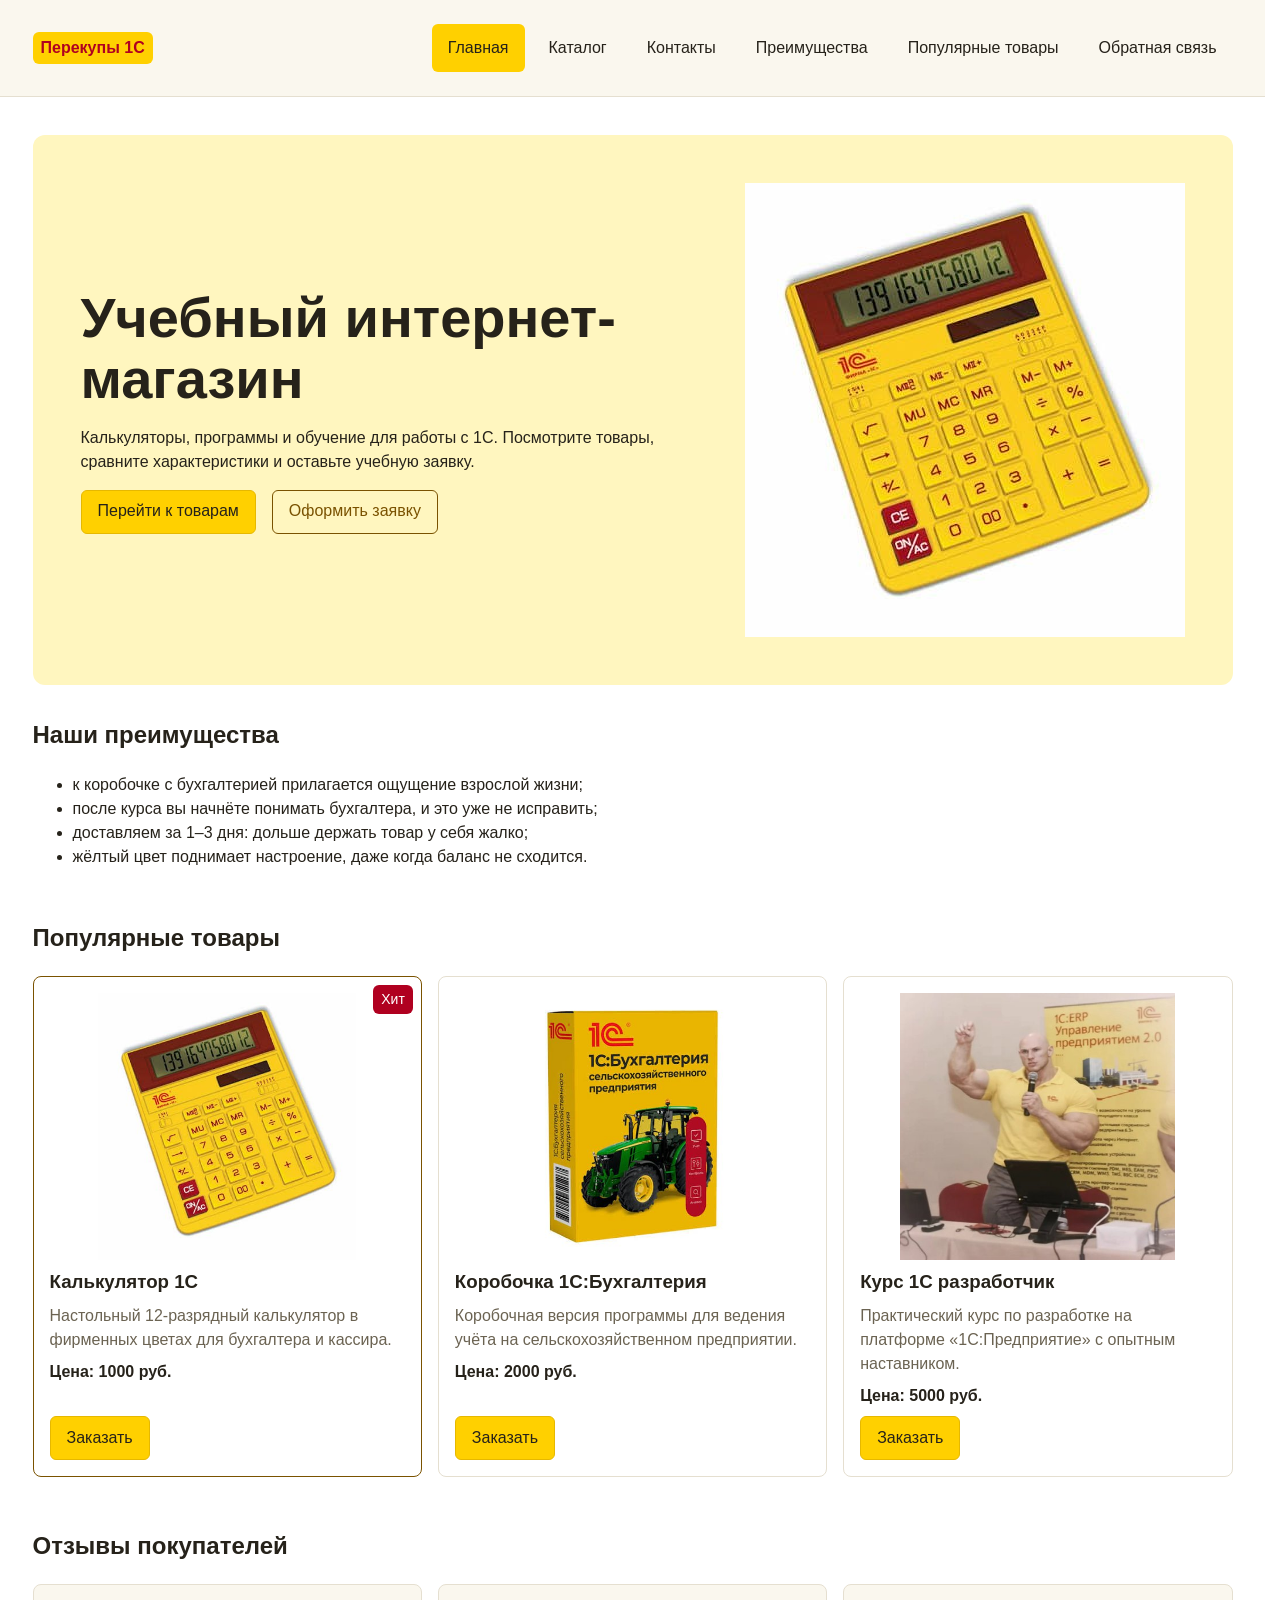
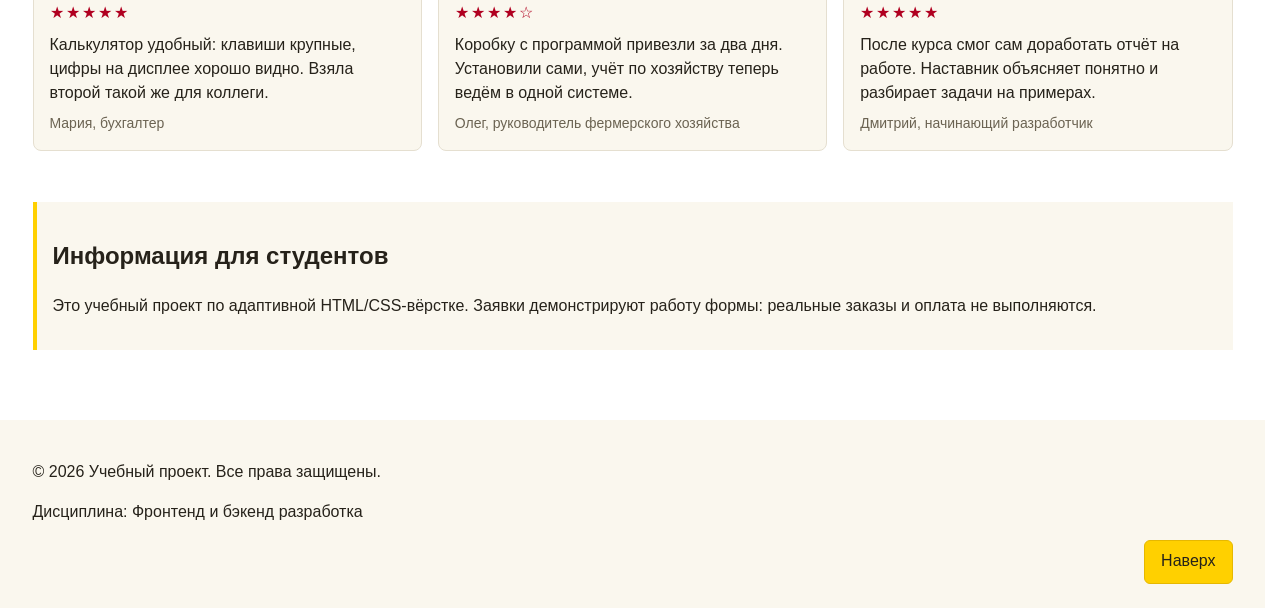
<file: index.html>
<!DOCTYPE html>
<html lang="ru">
<head>
  <meta charset="UTF-8">
  <meta name="viewport" content="width=device-width, initial-scale=1.0">
  <meta name="description" content="Главная страница учебного интернет-магазина: преимущества, популярные товары и форма заявки.">
  <title>Главная — Перекупы 1С</title>
  <meta property="og:type" content="website">
  <meta property="og:title" content="Перекупы 1С">
  <meta property="og:description" content="Учебный frontend-проект интернет-магазина.">
  <meta property="og:image" content="https://killmenull.github.io/kr1-html-css-shop/images/preview.jpg">
  <link rel="stylesheet" href="css/style.css">
  <link rel="stylesheet" href="css/responsive.css">
  <script src="js/main.js" defer></script>
</head>
<body>
  <a class="skip-link" href="#main">Перейти к основному содержимому</a>
  <header class="site-header">
    <div class="site-header__inner">
      <a class="site-header__logo" href="index.html">Перекупы 1С</a>
      <button class="button button--secondary site-header__menu-toggle" type="button" aria-expanded="false" aria-controls="site-navigation" hidden>Меню</button>

      <nav class="site-nav" id="site-navigation" aria-label="Основная навигация">
        <ul class="site-nav__list">
          <li class="site-nav__item"><a class="site-nav__link site-nav__link--active" href="index.html" aria-current="page">Главная</a></li>
          <li class="site-nav__item"><a class="site-nav__link" href="catalog.html">Каталог</a></li>
          <li class="site-nav__item"><a class="site-nav__link" href="contacts.html">Контакты</a></li>
          <li class="site-nav__item"><a class="site-nav__link" href="index.html#advantages">Преимущества</a></li>
          <li class="site-nav__item"><a class="site-nav__link" href="index.html#popular">Популярные товары</a></li>
          <li class="site-nav__item"><a class="site-nav__link" href="index.html#contacts">Обратная связь</a></li>
        </ul>
      </nav>
    </div>
  </header>
  <main id="main" tabindex="-1">
    <section class="hero">
      <div class="hero__content">
        <h1 class="hero__title">Учебный интернет-магазин</h1>
        <p class="hero__description">
          Калькуляторы, программы и обучение для работы с 1С.
          Посмотрите товары, сравните характеристики и оставьте учебную заявку.
        </p>
        <div class="hero__actions">
          <a class="button button--primary" href="#popular">Перейти к товарам</a>
          <a class="button button--secondary" href="order.html">Оформить заявку</a>
        </div>
      </div>
      <picture class="hero__picture">
        <source media="(min-width: 1200px)" srcset="images/hero-desktop.jpg" width="440" height="454">
        <source media="(min-width: 768px)" srcset="images/hero-tablet.jpg" width="400" height="400">
        <img
          class="hero__image"
          src="images/hero-mobile.jpg"
          alt="Жёлтый настольный калькулятор 1С с красными клавишами"
          width="320"
          height="240"
        >
      </picture>
    </section>
    <section class="section" id="advantages">
      <h2 class="section__title">Наши преимущества</h2>

      <ul class="advantages-list">
        <li>к коробочке с бухгалтерией прилагается ощущение взрослой жизни;</li>
        <li>после курса вы начнёте понимать бухгалтера, и это уже не исправить;</li>
        <li>доставляем за 1–3 дня: дольше держать товар у себя жалко;</li>
        <li>жёлтый цвет поднимает настроение, даже когда баланс не сходится.</li>
      </ul>
    </section>
    <section class="section" id="popular">
      <h2 class="section__title">Популярные товары</h2>

      <div class="products-grid">
        <article class="product-card product-card--featured">
          <span class="product-card__badge">Хит</span>
          <img
          class="product-card__image"
          src="images/product-1.jpg"
          srcset="images/product-1-240.jpg 240w,
                  images/product-1-320.jpg 320w,
                  images/product-1.jpg 440w"
          sizes="(min-width: 1232px) 356px,
                 (min-width: 1024px) calc(33.3333vw - 55.3333px),
                 (min-width: 640px) calc(50vw - 58px),
                 calc(100vw - 66px)"
          alt="Жёлтый настольный калькулятор 1С с красными клавишами"
          width="440"
          height="454"
          loading="lazy"
        >
          <h3 class="product-card__title"><a class="product-card__link" href="product.html">Калькулятор 1С</a></h3>
          <p class="product-card__description">Настольный 12-разрядный калькулятор в фирменных цветах для бухгалтера и кассира.</p>
          <p class="product-card__price">Цена: 1000 руб.</p>
          <button class="button button--primary product-card__button" type="button" data-product="Калькулятор 1С">
            Заказать
          </button>
        </article>

        <article class="product-card">
          <img
          class="product-card__image"
          src="images/product-2.jpg"
          srcset="images/product-2-240.jpg 240w,
                  images/product-2-320.jpg 320w,
                  images/product-2.jpg 395w"
          sizes="(min-width: 1232px) 356px,
                 (min-width: 1024px) calc(33.3333vw - 55.3333px),
                 (min-width: 640px) calc(50vw - 58px),
                 calc(100vw - 66px)"
          alt="Жёлтая коробка программы «1С:Бухгалтерия сельскохозяйственного предприятия» с изображением трактора"
          width="395"
          height="506"
          loading="lazy"
        >
          <h3 class="product-card__title"><a class="product-card__link" href="product-2.html">Коробочка 1С:Бухгалтерия</a></h3>
          <p class="product-card__description">Коробочная версия программы для ведения учёта на сельскохозяйственном предприятии.</p>
          <p class="product-card__price">Цена: 2000 руб.</p>
          <button class="button button--primary product-card__button" type="button" data-product="Коробочка 1С:Бухгалтерия">
            Заказать
          </button>
        </article>

        <article class="product-card">
          <img
          class="product-card__image"
          src="images/product-3.jpg"
          srcset="images/product-3-240.jpg 240w,
                  images/product-3-320.jpg 320w,
                  images/product-3-480.jpg 480w,
                  images/product-3-640.jpg 640w,
                  images/product-3.jpg 800w"
          sizes="(min-width: 1232px) 356px,
                 (min-width: 1024px) calc(33.3333vw - 55.3333px),
                 (min-width: 640px) calc(50vw - 58px),
                 calc(100vw - 66px)"
          alt="Преподаватель в жёлтой футболке 1С выступает с микрофоном на фоне плаката «1С:ERP»"
          width="800"
          height="775"
          loading="lazy"
        >
          <h3 class="product-card__title"><a class="product-card__link" href="product-3.html">Курс 1С разработчик</a></h3>
          <p class="product-card__description">Практический курс по разработке на платформе «1С:Предприятие» с опытным наставником.</p>
          <p class="product-card__price">Цена: 5000 руб.</p>
          <button class="button button--primary product-card__button" type="button" data-product="Курс 1С разработчик">
            Заказать
          </button>
        </article>
      </div>
    </section>
    <p class="success-message" id="success-message" role="status" tabindex="-1" hidden>
      Учебная заявка принята. Данные не отправлялись на сервер.
    </p>
    <section class="section">
      <h2 class="section__title">Отзывы покупателей</h2>

      <div class="reviews">
        <figure class="review">
          <p class="review__rating" role="img" aria-label="Оценка: 5 из 5">★★★★★</p>
          <blockquote class="review__text">
            Калькулятор удобный: клавиши крупные, цифры на дисплее хорошо видно.
            Взяла второй такой же для коллеги.
          </blockquote>
          <figcaption class="review__author">Мария, бухгалтер</figcaption>
        </figure>

        <figure class="review">
          <p class="review__rating" role="img" aria-label="Оценка: 4 из 5">★★★★☆</p>
          <blockquote class="review__text">
            Коробку с программой привезли за два дня. Установили сами,
            учёт по хозяйству теперь ведём в одной системе.
          </blockquote>
          <figcaption class="review__author">Олег, руководитель фермерского хозяйства</figcaption>
        </figure>

        <figure class="review">
          <p class="review__rating" role="img" aria-label="Оценка: 5 из 5">★★★★★</p>
          <blockquote class="review__text">
            После курса смог сам доработать отчёт на работе.
            Наставник объясняет понятно и разбирает задачи на примерах.
          </blockquote>
          <figcaption class="review__author">Дмитрий, начинающий разработчик</figcaption>
        </figure>
      </div>
    </section>
    <aside class="aside-info">
      <h2>Информация для студентов</h2>
      <p>
        Это учебный проект по адаптивной HTML/CSS-вёрстке.
        Заявки демонстрируют работу формы: реальные заказы и оплата не выполняются.
      </p>
    </aside>
  </main>
  <footer class="site-footer" id="contacts">
    <div class="site-footer__inner">
      <p>&copy; 2026 Учебный проект. Все права защищены.</p>
      <p>Дисциплина: Фронтенд и бэкенд разработка</p>
      <a class="button button--primary to-top" href="#">Наверх</a>
    </div>
  </footer>

  <dialog class="order-dialog" id="order-dialog" aria-labelledby="order-dialog-title" aria-describedby="order-dialog-product">
    <div class="order-dialog__header">
      <h2 class="order-dialog__title" id="order-dialog-title">Оформление заявки</h2>
      <button class="button button--secondary order-dialog__close" type="button" id="close-order-dialog" aria-label="Закрыть окно заявки" title="Закрыть"><span aria-hidden="true">×</span></button>
    </div>

    <p class="order-dialog__product" id="order-dialog-product"></p>
    <p>Обязательные поля: имя (не менее двух символов), e-mail, телефон, тема заявки и согласие на обработку данных.</p>

    <form class="order-form" id="order-form" action="#" method="post">
      <input id="selected-product" name="selected-product" type="hidden">

      <div class="order-form__field">
        <label class="order-form__label" for="order-name">Имя</label>
        <input
          class="order-form__input"
          id="order-name" aria-describedby="order-name-error"
          name="name"
          type="text"
          placeholder="Введите ваше имя"
          minlength="2"
          autocomplete="given-name"
          required
        >
        <small class="order-form__error" id="order-name-error" hidden></small>
      </div>

      <div class="order-form__field">
        <label class="order-form__label" for="order-email">E-mail</label>
        <input
          class="order-form__input"
          id="order-email" aria-describedby="order-email-error"
          name="email"
          type="email"
          placeholder="example@mail.ru"
          autocomplete="email"
          required
        >
        <small class="order-form__error" id="order-email-error" hidden></small>
      </div>

      <div class="order-form__field">
        <label class="order-form__label" for="order-phone">Телефон</label>
        <input
          class="order-form__input"
          id="order-phone" aria-describedby="order-phone-hint order-phone-error"
          name="phone"
          type="tel"
          inputmode="tel"
          autocomplete="tel"
          placeholder="+7 (900) 000-00-00"
          pattern="^\+7 \(\d{3}\) \d{3}-\d{2}-\d{2}$"
          required
        >
        <small class="order-form__hint" id="order-phone-hint">Формат: +7 (900) 000-00-00</small>
        <small class="order-form__error" id="order-phone-error" hidden></small>
      </div>

      <div class="order-form__field">
        <label class="order-form__label" for="order-date">Дата связи</label>
        <input
          class="order-form__input"
          id="order-date" aria-describedby="order-date-error"
          name="date"
          type="date"
        >
        <small class="order-form__error" id="order-date-error" hidden></small>
      </div>

      <div class="order-form__field order-form__field--wide">
        <label class="order-form__label" for="order-topic">Тема заявки</label>
        <select class="order-form__select" id="order-topic" aria-describedby="order-topic-error" name="topic" required>
          <option value="">Выберите тему</option>
          <option value="product">Заказ товара</option>
          <option value="consultation">Консультация</option>
          <option value="delivery">Доставка</option>
        </select>
        <small class="order-form__error" id="order-topic-error" hidden></small>
      </div>

      <div class="order-form__field order-form__field--wide">
        <label class="order-form__label" for="order-comment">Комментарий</label>
        <textarea
          class="order-form__textarea"
          id="order-comment"
          name="comment"
          rows="4"
          placeholder="Укажите дополнительную информацию"
        ></textarea>
      </div>

      <div class="order-form__field order-form__field--checkbox">
        <label class="order-form__label">
          <input
            class="order-form__checkbox"
            id="order-agreement" aria-describedby="order-agreement-error"
            name="agreement"
            type="checkbox"
            required
          >
          Я согласен на обработку данных
        </label>
        <small class="order-form__error" id="order-agreement-error" hidden></small>
      </div>

      <p class="order-form__summary" id="order-form-summary" role="alert" hidden></p>

      <div class="order-form__actions">
        <button class="button button--primary" type="submit">Отправить заявку</button>
      </div>
    </form>
  </dialog>
</body>
</html>
</file>
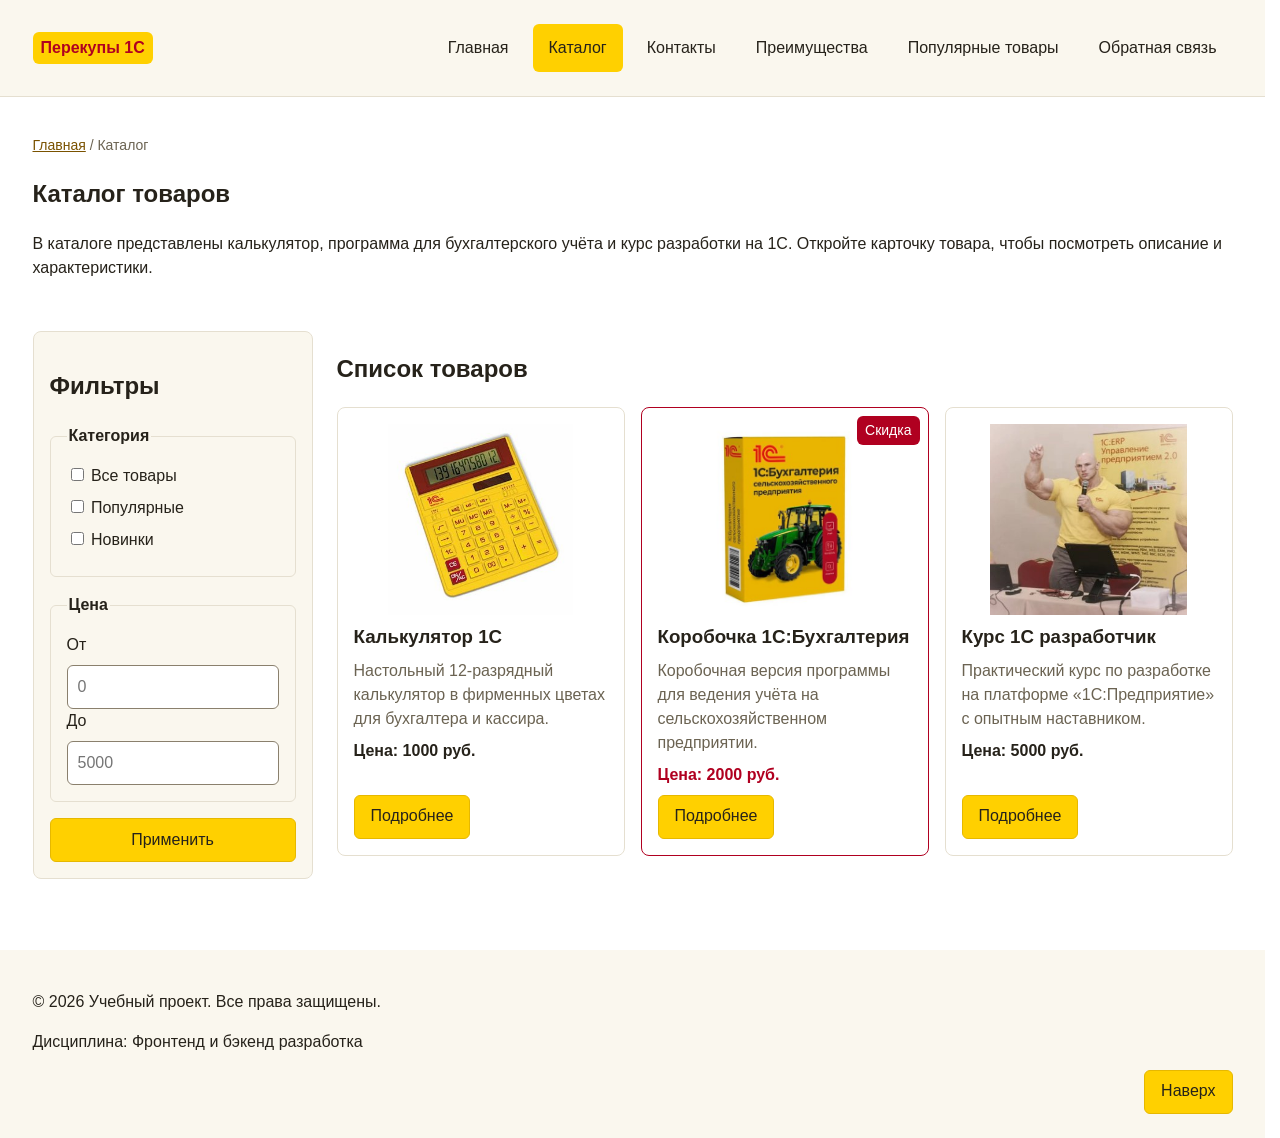
<file: catalog.html>
<!DOCTYPE html>
<html lang="ru">
<head>
  <meta charset="UTF-8">
  <meta name="viewport" content="width=device-width, initial-scale=1.0">
  <meta name="description" content="Каталог товаров учебного интернет-магазина.">
  <title>Каталог товаров — Перекупы 1С</title>
  <meta property="og:type" content="website">
  <meta property="og:title" content="Каталог товаров — Перекупы 1С">
  <meta property="og:description" content="Каталог товаров учебного интернет-магазина.">
  <meta property="og:image" content="https://killmenull.github.io/kr1-html-css-shop/images/preview.jpg">
  <link rel="stylesheet" href="css/style.css">
  <link rel="stylesheet" href="css/responsive.css">
  <script src="js/main.js" defer></script>
</head>
<body>
  <a class="skip-link" href="#main">Перейти к основному содержимому</a>
  <header class="site-header">
    <div class="site-header__inner">
      <a class="site-header__logo" href="index.html">Перекупы 1С</a>
      <button class="button button--secondary site-header__menu-toggle" type="button" aria-expanded="false" aria-controls="site-navigation" hidden>Меню</button>

      <nav class="site-nav" id="site-navigation" aria-label="Основная навигация">
        <ul class="site-nav__list">
          <li class="site-nav__item"><a class="site-nav__link" href="index.html">Главная</a></li>
          <li class="site-nav__item"><a class="site-nav__link site-nav__link--active" href="catalog.html" aria-current="page">Каталог</a></li>
          <li class="site-nav__item"><a class="site-nav__link" href="contacts.html">Контакты</a></li>
          <li class="site-nav__item"><a class="site-nav__link" href="index.html#advantages">Преимущества</a></li>
          <li class="site-nav__item"><a class="site-nav__link" href="index.html#popular">Популярные товары</a></li>
          <li class="site-nav__item"><a class="site-nav__link" href="index.html#contacts">Обратная связь</a></li>
        </ul>
      </nav>
    </div>
  </header>

  <main id="main" tabindex="-1">
    <nav class="breadcrumbs" aria-label="Хлебные крошки">
      <a class="breadcrumbs__link" href="index.html">Главная</a>
      <span class="breadcrumbs__current" aria-current="page">Каталог</span>
    </nav>

    <section class="section">
      <h1>Каталог товаров</h1>
      <p>
        В каталоге представлены калькулятор, программа для бухгалтерского учёта
        и курс разработки на 1С. Откройте карточку товара, чтобы посмотреть
        описание и характеристики.
      </p>
    </section>

    <section class="catalog-layout">
      <aside class="catalog-filters">
        <h2>Фильтры</h2>

        <form class="filters-form" action="#" method="get">
          <fieldset class="filters-form__group">
            <legend class="filters-form__legend">Категория</legend>

            <label class="filters-form__label">
              <input type="checkbox" name="category" value="all">
              Все товары
            </label>

            <label class="filters-form__label">
              <input type="checkbox" name="category" value="popular">
              Популярные
            </label>

            <label class="filters-form__label">
              <input type="checkbox" name="category" value="new">
              Новинки
            </label>
          </fieldset>

          <fieldset class="filters-form__group">
            <legend class="filters-form__legend">Цена</legend>

            <label class="filters-form__label" for="price-from">От</label>
            <input class="filters-form__input" id="price-from" name="price-from" type="number" min="0" placeholder="0">

            <label class="filters-form__label" for="price-to">До</label>
            <input class="filters-form__input" id="price-to" name="price-to" type="number" min="0" placeholder="5000">
          </fieldset>

          <button class="button button--primary" type="submit">Применить</button>
        </form>
      </aside>

      <section class="catalog-products">
        <h2>Список товаров</h2>

        <div class="products-grid">
          <article class="product-card">
            <img
          class="product-card__image"
          src="images/product-1.jpg"
          srcset="images/product-1-240.jpg 240w,
                  images/product-1-320.jpg 320w,
                  images/product-1.jpg 440w"
          sizes="(min-width: 1280px) 254px,
                 (min-width: 1232px) 406px,
                 (min-width: 1024px) calc(50vw - 210px),
                 (min-width: 640px) calc(50vw - 58px),
                 calc(100vw - 66px)"
          alt="Жёлтый настольный калькулятор 1С с красными клавишами"
          width="440"
          height="454"
          loading="lazy"
        >
            <h3 class="product-card__title"><a class="product-card__link" href="product.html">Калькулятор 1С</a></h3>
            <p class="product-card__description">Настольный 12-разрядный калькулятор в фирменных цветах для бухгалтера и кассира.</p>
            <p class="product-card__price">Цена: 1000 руб.</p>
            <a class="button button--primary product-card__button" href="product.html">Подробнее</a>
          </article>

          <article class="product-card product-card--discount">
            <span class="product-card__badge">Скидка</span>
            <img
          class="product-card__image"
          src="images/product-2.jpg"
          srcset="images/product-2-240.jpg 240w,
                  images/product-2-320.jpg 320w,
                  images/product-2.jpg 395w"
          sizes="(min-width: 1280px) 254px,
                 (min-width: 1232px) 406px,
                 (min-width: 1024px) calc(50vw - 210px),
                 (min-width: 640px) calc(50vw - 58px),
                 calc(100vw - 66px)"
          alt="Жёлтая коробка программы «1С:Бухгалтерия сельскохозяйственного предприятия» с изображением трактора"
          width="395"
          height="506"
          loading="lazy"
        >
            <h3 class="product-card__title"><a class="product-card__link" href="product-2.html">Коробочка 1С:Бухгалтерия</a></h3>
            <p class="product-card__description">Коробочная версия программы для ведения учёта на сельскохозяйственном предприятии.</p>
            <p class="product-card__price">Цена: 2000 руб.</p>
            <a class="button button--primary product-card__button" href="product-2.html">Подробнее</a>
          </article>

          <article class="product-card">
            <img
          class="product-card__image"
          src="images/product-3.jpg"
          srcset="images/product-3-240.jpg 240w,
                  images/product-3-320.jpg 320w,
                  images/product-3-480.jpg 480w,
                  images/product-3-640.jpg 640w,
                  images/product-3.jpg 800w"
          sizes="(min-width: 1280px) 254px,
                 (min-width: 1232px) 406px,
                 (min-width: 1024px) calc(50vw - 210px),
                 (min-width: 640px) calc(50vw - 58px),
                 calc(100vw - 66px)"
          alt="Преподаватель в жёлтой футболке 1С выступает с микрофоном на фоне плаката «1С:ERP»"
          width="800"
          height="775"
          loading="lazy"
        >
            <h3 class="product-card__title"><a class="product-card__link" href="product-3.html">Курс 1С разработчик</a></h3>
            <p class="product-card__description">Практический курс по разработке на платформе «1С:Предприятие» с опытным наставником.</p>
            <p class="product-card__price">Цена: 5000 руб.</p>
            <a class="button button--primary product-card__button" href="product-3.html">Подробнее</a>
          </article>
        </div>
      </section>
    </section>
  </main>

  <footer class="site-footer">
    <div class="site-footer__inner">
      <p>&copy; 2026 Учебный проект. Все права защищены.</p>
      <p>Дисциплина: Фронтенд и бэкенд разработка</p>
      <a class="button button--primary to-top" href="#">Наверх</a>
    </div>
  </footer>

</body>
</html>
</file>
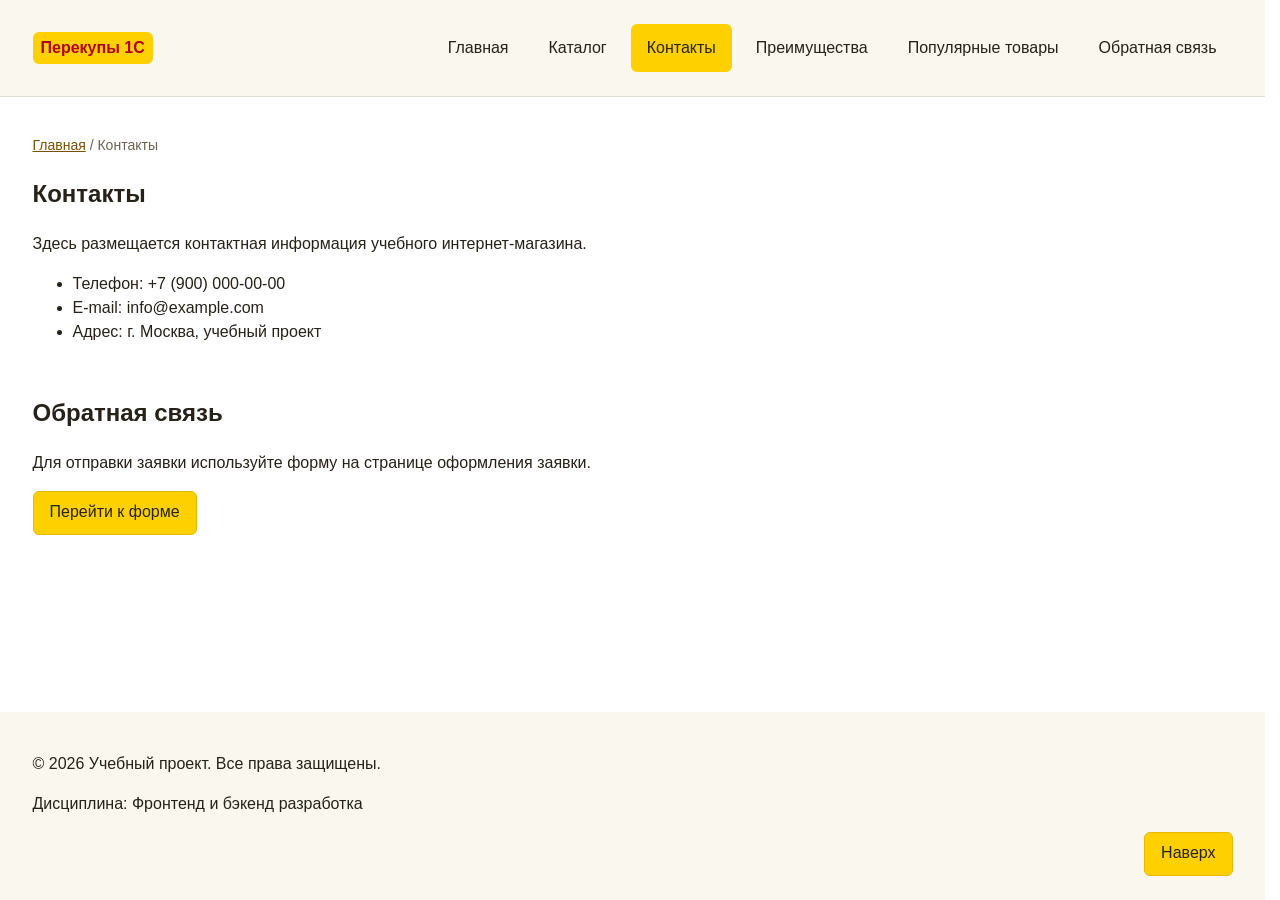
<file: contacts.html>
<!DOCTYPE html>
<html lang="ru">
<head>
  <meta charset="UTF-8">
  <meta name="viewport" content="width=device-width, initial-scale=1.0">
  <meta name="description" content="Контактная информация учебного интернет-магазина.">
  <title>Контакты — Перекупы 1С</title>
  <meta property="og:type" content="website">
  <meta property="og:title" content="Контакты — Перекупы 1С">
  <meta property="og:description" content="Контактная информация учебного интернет-магазина.">
  <meta property="og:image" content="https://killmenull.github.io/kr1-html-css-shop/images/preview.jpg">
  <link rel="stylesheet" href="css/style.css">
  <link rel="stylesheet" href="css/responsive.css">
  <script src="js/main.js" defer></script>
</head>
<body>
  <a class="skip-link" href="#main">Перейти к основному содержимому</a>
  <header class="site-header">
    <div class="site-header__inner">
      <a class="site-header__logo" href="index.html">Перекупы 1С</a>
      <button class="button button--secondary site-header__menu-toggle" type="button" aria-expanded="false" aria-controls="site-navigation" hidden>Меню</button>

      <nav class="site-nav" id="site-navigation" aria-label="Основная навигация">
        <ul class="site-nav__list">
          <li class="site-nav__item"><a class="site-nav__link" href="index.html">Главная</a></li>
          <li class="site-nav__item"><a class="site-nav__link" href="catalog.html">Каталог</a></li>
          <li class="site-nav__item"><a class="site-nav__link site-nav__link--active" href="contacts.html" aria-current="page">Контакты</a></li>
          <li class="site-nav__item"><a class="site-nav__link" href="index.html#advantages">Преимущества</a></li>
          <li class="site-nav__item"><a class="site-nav__link" href="index.html#popular">Популярные товары</a></li>
          <li class="site-nav__item"><a class="site-nav__link" href="index.html#contacts">Обратная связь</a></li>
        </ul>
      </nav>
    </div>
  </header>

  <main id="main" tabindex="-1">
    <nav class="breadcrumbs" aria-label="Хлебные крошки">
      <a class="breadcrumbs__link" href="index.html">Главная</a>
      <span class="breadcrumbs__current" aria-current="page">Контакты</span>
    </nav>

    <section class="section">
      <h1>Контакты</h1>
      <p>
        Здесь размещается контактная информация учебного интернет-магазина.
      </p>

      <ul>
        <li>Телефон: +7 (900) 000-00-00</li>
        <li>E-mail: info@example.com</li>
        <li>Адрес: г. Москва, учебный проект</li>
      </ul>
    </section>

    <section class="section" id="feedback">
      <h2 class="section__title">Обратная связь</h2>
      <p>
        Для отправки заявки используйте форму на странице оформления заявки.
      </p>
      <a class="button button--primary" href="order.html">Перейти к форме</a>
    </section>
  </main>

  <footer class="site-footer">
    <div class="site-footer__inner">
      <p>&copy; 2026 Учебный проект. Все права защищены.</p>
      <p>Дисциплина: Фронтенд и бэкенд разработка</p>
      <a class="button button--primary to-top" href="#">Наверх</a>
    </div>
  </footer>

</body>
</html>
</file>
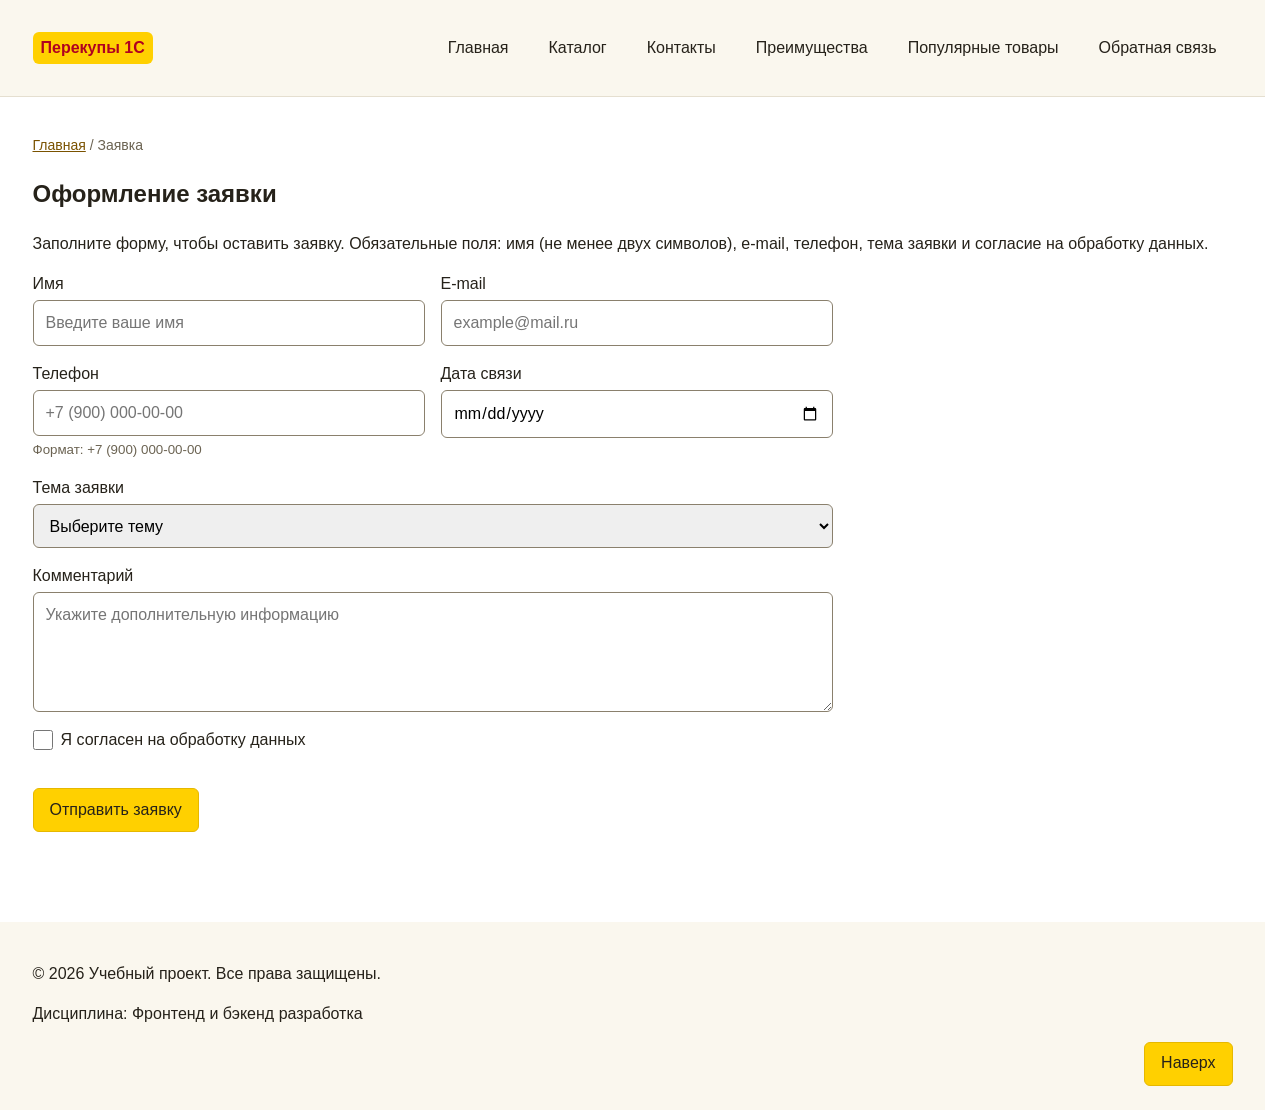
<file: order.html>
<!DOCTYPE html>
<html lang="ru">
<head>
  <meta charset="UTF-8">
  <meta name="viewport" content="width=device-width, initial-scale=1.0">
  <meta name="description" content="Оформление заявки в учебном интернет-магазине: форма с контактными данными и темой обращения.">
  <title>Заявка — Перекупы 1С</title>
  <meta property="og:type" content="website">
  <meta property="og:title" content="Заявка — Перекупы 1С">
  <meta property="og:description" content="Оформление заявки в учебном интернет-магазине.">
  <meta property="og:image" content="https://killmenull.github.io/kr1-html-css-shop/images/preview.jpg">
  <link rel="stylesheet" href="css/style.css">
  <link rel="stylesheet" href="css/responsive.css">
  <script src="js/main.js" defer></script>
</head>
<body>
  <a class="skip-link" href="#main">Перейти к основному содержимому</a>
  <header class="site-header">
    <div class="site-header__inner">
      <a class="site-header__logo" href="index.html">Перекупы 1С</a>
      <button class="button button--secondary site-header__menu-toggle" type="button" aria-expanded="false" aria-controls="site-navigation" hidden>Меню</button>

      <nav class="site-nav" id="site-navigation" aria-label="Основная навигация">
        <ul class="site-nav__list">
          <li class="site-nav__item"><a class="site-nav__link" href="index.html">Главная</a></li>
          <li class="site-nav__item"><a class="site-nav__link" href="catalog.html">Каталог</a></li>
          <li class="site-nav__item"><a class="site-nav__link" href="contacts.html">Контакты</a></li>
          <li class="site-nav__item"><a class="site-nav__link" href="index.html#advantages">Преимущества</a></li>
          <li class="site-nav__item"><a class="site-nav__link" href="index.html#popular">Популярные товары</a></li>
          <li class="site-nav__item"><a class="site-nav__link" href="index.html#contacts">Обратная связь</a></li>
        </ul>
      </nav>
    </div>
  </header>

  <main id="main" tabindex="-1">
    <nav class="breadcrumbs" aria-label="Хлебные крошки">
      <a class="breadcrumbs__link" href="index.html">Главная</a>
      <span class="breadcrumbs__current" aria-current="page">Заявка</span>
    </nav>

    <section class="section">
      <h1>Оформление заявки</h1>
      <p>
        Заполните форму, чтобы оставить заявку. Обязательные поля: имя (не менее двух символов), e-mail,
        телефон, тема заявки и согласие на обработку данных.
      </p>

      <form class="order-form order-form--page" id="order-form" action="#" method="post">
        <div class="order-form__field">
          <label class="order-form__label" for="order-name">Имя</label>
          <input
            class="order-form__input"
            id="order-name" aria-describedby="order-name-error"
            name="name"
            type="text"
            placeholder="Введите ваше имя"
            minlength="2"
            autocomplete="given-name"
            required
          >
          <small class="order-form__error" id="order-name-error" hidden></small>
        </div>

        <div class="order-form__field">
          <label class="order-form__label" for="order-email">E-mail</label>
          <input
            class="order-form__input"
            id="order-email" aria-describedby="order-email-error"
            name="email"
            type="email"
            placeholder="example@mail.ru"
            autocomplete="email"
            required
          >
          <small class="order-form__error" id="order-email-error" hidden></small>
        </div>

        <div class="order-form__field">
          <label class="order-form__label" for="order-phone">Телефон</label>
          <input
            class="order-form__input"
            id="order-phone" aria-describedby="order-phone-hint order-phone-error"
            name="phone"
            type="tel"
            inputmode="tel"
            autocomplete="tel"
            placeholder="+7 (900) 000-00-00"
            pattern="^\+7 \(\d{3}\) \d{3}-\d{2}-\d{2}$"
            required
          >
          <small class="order-form__hint" id="order-phone-hint">Формат: +7 (900) 000-00-00</small>
          <small class="order-form__error" id="order-phone-error" hidden></small>
        </div>

        <div class="order-form__field">
          <label class="order-form__label" for="order-date">Дата связи</label>
          <input
            class="order-form__input"
            id="order-date" aria-describedby="order-date-error"
            name="date"
            type="date"
          >
          <small class="order-form__error" id="order-date-error" hidden></small>
        </div>

        <div class="order-form__field order-form__field--wide">
          <label class="order-form__label" for="order-topic">Тема заявки</label>
          <select class="order-form__select" id="order-topic" aria-describedby="order-topic-error" name="topic" required>
            <option value="">Выберите тему</option>
            <option value="product">Заказ товара</option>
            <option value="consultation">Консультация</option>
            <option value="delivery">Доставка</option>
          </select>
          <small class="order-form__error" id="order-topic-error" hidden></small>
        </div>

        <div class="order-form__field order-form__field--wide">
          <label class="order-form__label" for="order-comment">Комментарий</label>
          <textarea
            class="order-form__textarea"
            id="order-comment"
            name="comment"
            rows="4"
            placeholder="Укажите дополнительную информацию"
          ></textarea>
        </div>

        <div class="order-form__field order-form__field--checkbox">
          <label class="order-form__label">
            <input
              class="order-form__checkbox"
              id="order-agreement" aria-describedby="order-agreement-error"
              name="agreement"
              type="checkbox"
              required
            >
            Я согласен на обработку данных
          </label>
          <small class="order-form__error" id="order-agreement-error" hidden></small>
        </div>

        <p class="order-form__summary" id="order-form-summary" role="alert" hidden></p>

        <div class="order-form__actions">
          <button class="button button--primary" type="submit">Отправить заявку</button>
        </div>
      </form>

      <p class="success-message" id="success-message" role="status" tabindex="-1" hidden>
        Учебная заявка принята. Данные не отправлялись на сервер.
      </p>
    </section>
  </main>

  <footer class="site-footer">
    <div class="site-footer__inner">
      <p>&copy; 2026 Учебный проект. Все права защищены.</p>
      <p>Дисциплина: Фронтенд и бэкенд разработка</p>
      <a class="button button--primary to-top" href="#">Наверх</a>
    </div>
  </footer>

</body>
</html>
</file>
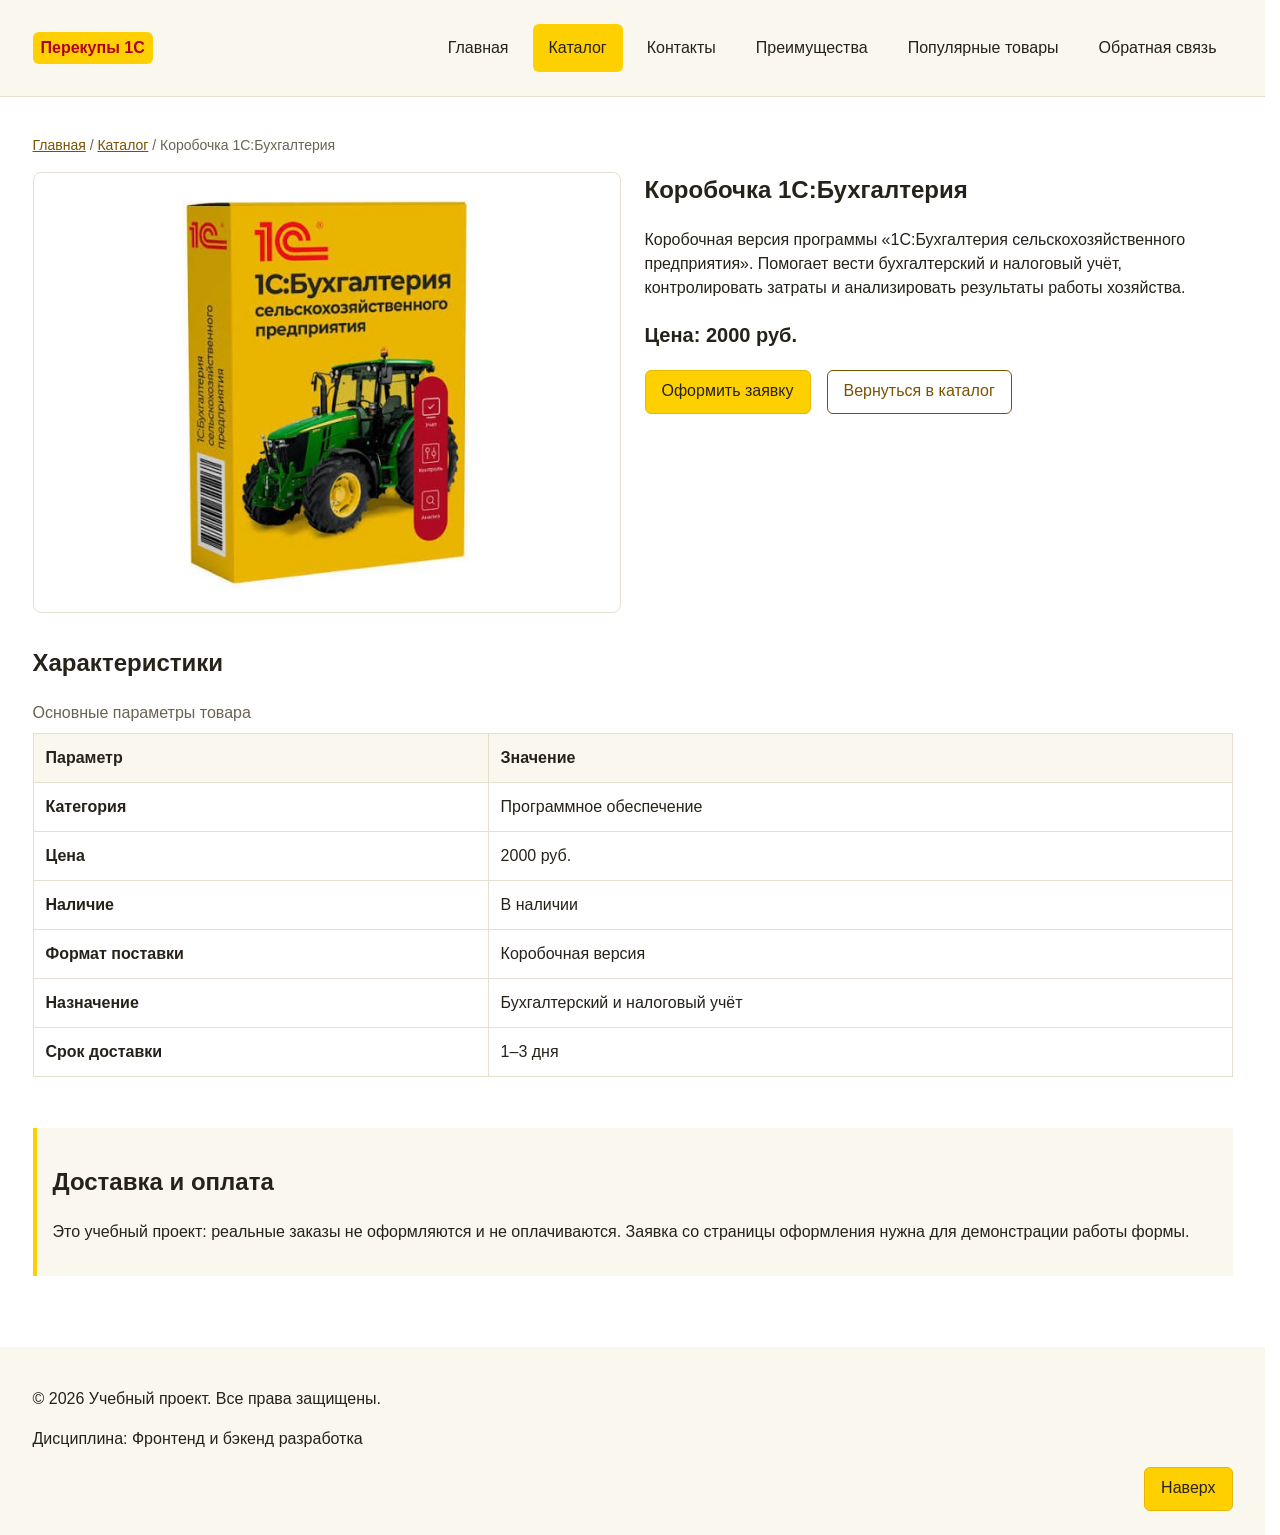
<file: product-2.html>
<!DOCTYPE html>
<html lang="ru">
<head>
  <meta charset="UTF-8">
  <meta name="viewport" content="width=device-width, initial-scale=1.0">
  <meta name="description" content="Коробочка 1С:Бухгалтерия: коробочная версия программы для учёта, описание, цена и характеристики.">
  <title>Коробочка 1С:Бухгалтерия — Перекупы 1С</title>
  <meta property="og:type" content="website">
  <meta property="og:title" content="Коробочка 1С:Бухгалтерия — Перекупы 1С">
  <meta property="og:description" content="Коробочка 1С:Бухгалтерия: коробочная версия программы для учёта, описание, цена и характеристики.">
  <meta property="og:image" content="https://killmenull.github.io/kr1-html-css-shop/images/preview.jpg">
  <link rel="stylesheet" href="css/style.css">
  <link rel="stylesheet" href="css/responsive.css">
  <script src="js/main.js" defer></script>
</head>
<body>
  <a class="skip-link" href="#main">Перейти к основному содержимому</a>
  <header class="site-header">
    <div class="site-header__inner">
      <a class="site-header__logo" href="index.html">Перекупы 1С</a>
      <button class="button button--secondary site-header__menu-toggle" type="button" aria-expanded="false" aria-controls="site-navigation" hidden>Меню</button>

      <nav class="site-nav" id="site-navigation" aria-label="Основная навигация">
        <ul class="site-nav__list">
          <li class="site-nav__item"><a class="site-nav__link" href="index.html">Главная</a></li>
          <li class="site-nav__item"><a class="site-nav__link site-nav__link--active" href="catalog.html">Каталог</a></li>
          <li class="site-nav__item"><a class="site-nav__link" href="contacts.html">Контакты</a></li>
          <li class="site-nav__item"><a class="site-nav__link" href="index.html#advantages">Преимущества</a></li>
          <li class="site-nav__item"><a class="site-nav__link" href="index.html#popular">Популярные товары</a></li>
          <li class="site-nav__item"><a class="site-nav__link" href="index.html#contacts">Обратная связь</a></li>
        </ul>
      </nav>
    </div>
  </header>

  <main id="main" tabindex="-1">
    <nav class="breadcrumbs" aria-label="Хлебные крошки">
      <a class="breadcrumbs__link" href="index.html">Главная</a>
      <span class="breadcrumbs__separator" aria-hidden="true">/</span>
      <a class="breadcrumbs__link" href="catalog.html">Каталог</a>
      <span class="breadcrumbs__current" aria-current="page">Коробочка 1С:Бухгалтерия</span>
    </nav>

    <article class="product">
      <figure class="product__media">
        <img
          class="product__image"
          src="images/product-2.jpg"
          alt="Жёлтая коробка программы «1С:Бухгалтерия сельскохозяйственного предприятия» с изображением трактора"
          width="395"
          height="506"
        >
      </figure>

      <div class="product__info">
        <h1 class="product__title">Коробочка 1С:Бухгалтерия</h1>
        <p class="product__description">
          Коробочная версия программы «1С:Бухгалтерия сельскохозяйственного
          предприятия». Помогает вести бухгалтерский и налоговый учёт,
          контролировать затраты и анализировать результаты работы хозяйства.
        </p>
        <p class="product__price">Цена: 2000 руб.</p>

        <div class="product__actions">
          <a class="button button--primary" href="order.html">Оформить заявку</a>
          <a class="button button--secondary" href="catalog.html">Вернуться в каталог</a>
        </div>
      </div>
    </article>

    <section class="section">
      <h2 class="section__title">Характеристики</h2>

      <div class="table-wrapper" role="region" aria-label="Таблица характеристик товара" tabindex="0">
        <table class="product-table">
          <caption class="product-table__caption">Основные параметры товара</caption>
          <thead>
            <tr>
              <th class="product-table__cell product-table__cell--head" scope="col">Параметр</th>
              <th class="product-table__cell product-table__cell--head" scope="col">Значение</th>
            </tr>
          </thead>
          <tbody>
            <tr>
              <th class="product-table__cell" scope="row">Категория</th>
              <td class="product-table__cell">Программное обеспечение</td>
            </tr>
            <tr>
              <th class="product-table__cell" scope="row">Цена</th>
              <td class="product-table__cell">2000 руб.</td>
            </tr>
            <tr>
              <th class="product-table__cell" scope="row">Наличие</th>
              <td class="product-table__cell">В наличии</td>
            </tr>
            <tr>
              <th class="product-table__cell" scope="row">Формат поставки</th>
              <td class="product-table__cell">Коробочная версия</td>
            </tr>
            <tr>
              <th class="product-table__cell" scope="row">Назначение</th>
              <td class="product-table__cell">Бухгалтерский и налоговый учёт</td>
            </tr>
            <tr>
              <th class="product-table__cell" scope="row">Срок доставки</th>
              <td class="product-table__cell">1–3 дня</td>
            </tr>
          </tbody>
        </table>
      </div>
    </section>

    <aside class="aside-info">
      <h2>Доставка и оплата</h2>
      <p>
        Это учебный проект: реальные заказы не оформляются и не оплачиваются.
        Заявка со страницы оформления нужна для демонстрации работы формы.
      </p>
    </aside>
  </main>

  <footer class="site-footer">
    <div class="site-footer__inner">
      <p>&copy; 2026 Учебный проект. Все права защищены.</p>
      <p>Дисциплина: Фронтенд и бэкенд разработка</p>
      <a class="button button--primary to-top" href="#">Наверх</a>
    </div>
  </footer>

</body>
</html>
</file>
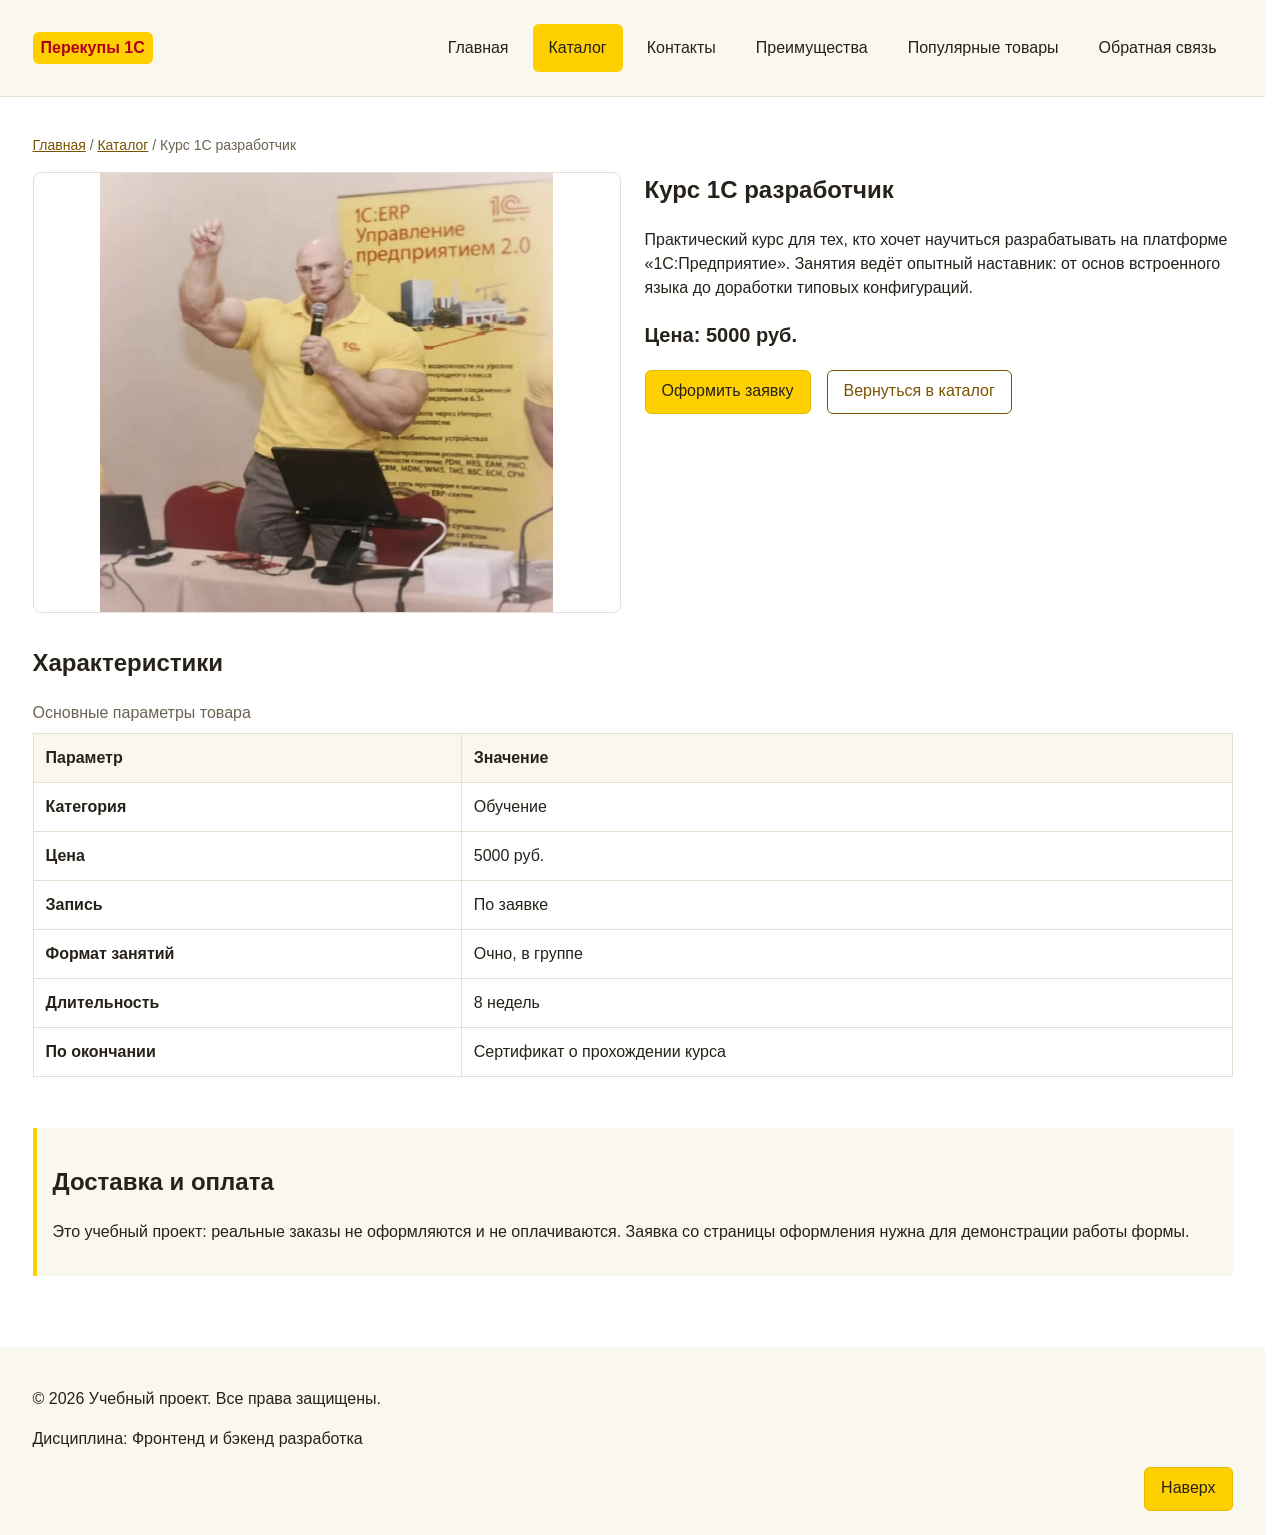
<file: product-3.html>
<!DOCTYPE html>
<html lang="ru">
<head>
  <meta charset="UTF-8">
  <meta name="viewport" content="width=device-width, initial-scale=1.0">
  <meta name="description" content="Курс 1С разработчик: практическое обучение разработке на платформе 1С, описание, цена и программа.">
  <title>Курс 1С разработчик — Перекупы 1С</title>
  <meta property="og:type" content="website">
  <meta property="og:title" content="Курс 1С разработчик — Перекупы 1С">
  <meta property="og:description" content="Курс 1С разработчик: практическое обучение разработке на платформе 1С, описание, цена и программа.">
  <meta property="og:image" content="https://killmenull.github.io/kr1-html-css-shop/images/preview.jpg">
  <link rel="stylesheet" href="css/style.css">
  <link rel="stylesheet" href="css/responsive.css">
  <script src="js/main.js" defer></script>
</head>
<body>
  <a class="skip-link" href="#main">Перейти к основному содержимому</a>
  <header class="site-header">
    <div class="site-header__inner">
      <a class="site-header__logo" href="index.html">Перекупы 1С</a>
      <button class="button button--secondary site-header__menu-toggle" type="button" aria-expanded="false" aria-controls="site-navigation" hidden>Меню</button>

      <nav class="site-nav" id="site-navigation" aria-label="Основная навигация">
        <ul class="site-nav__list">
          <li class="site-nav__item"><a class="site-nav__link" href="index.html">Главная</a></li>
          <li class="site-nav__item"><a class="site-nav__link site-nav__link--active" href="catalog.html">Каталог</a></li>
          <li class="site-nav__item"><a class="site-nav__link" href="contacts.html">Контакты</a></li>
          <li class="site-nav__item"><a class="site-nav__link" href="index.html#advantages">Преимущества</a></li>
          <li class="site-nav__item"><a class="site-nav__link" href="index.html#popular">Популярные товары</a></li>
          <li class="site-nav__item"><a class="site-nav__link" href="index.html#contacts">Обратная связь</a></li>
        </ul>
      </nav>
    </div>
  </header>

  <main id="main" tabindex="-1">
    <nav class="breadcrumbs" aria-label="Хлебные крошки">
      <a class="breadcrumbs__link" href="index.html">Главная</a>
      <span class="breadcrumbs__separator" aria-hidden="true">/</span>
      <a class="breadcrumbs__link" href="catalog.html">Каталог</a>
      <span class="breadcrumbs__current" aria-current="page">Курс 1С разработчик</span>
    </nav>

    <article class="product">
      <figure class="product__media">
        <img
          class="product__image"
          src="images/product-3.jpg"
          alt="Преподаватель в жёлтой футболке 1С выступает с микрофоном на фоне плаката «1С:ERP»"
          width="800"
          height="775"
        >
      </figure>

      <div class="product__info">
        <h1 class="product__title">Курс 1С разработчик</h1>
        <p class="product__description">
          Практический курс для тех, кто хочет научиться разрабатывать на
          платформе «1С:Предприятие». Занятия ведёт опытный наставник: от основ
          встроенного языка до доработки типовых конфигураций.
        </p>
        <p class="product__price">Цена: 5000 руб.</p>

        <div class="product__actions">
          <a class="button button--primary" href="order.html">Оформить заявку</a>
          <a class="button button--secondary" href="catalog.html">Вернуться в каталог</a>
        </div>
      </div>
    </article>

    <section class="section">
      <h2 class="section__title">Характеристики</h2>

      <div class="table-wrapper" role="region" aria-label="Таблица характеристик товара" tabindex="0">
        <table class="product-table">
          <caption class="product-table__caption">Основные параметры товара</caption>
          <thead>
            <tr>
              <th class="product-table__cell product-table__cell--head" scope="col">Параметр</th>
              <th class="product-table__cell product-table__cell--head" scope="col">Значение</th>
            </tr>
          </thead>
          <tbody>
            <tr>
              <th class="product-table__cell" scope="row">Категория</th>
              <td class="product-table__cell">Обучение</td>
            </tr>
            <tr>
              <th class="product-table__cell" scope="row">Цена</th>
              <td class="product-table__cell">5000 руб.</td>
            </tr>
            <tr>
              <th class="product-table__cell" scope="row">Запись</th>
              <td class="product-table__cell">По заявке</td>
            </tr>
            <tr>
              <th class="product-table__cell" scope="row">Формат занятий</th>
              <td class="product-table__cell">Очно, в группе</td>
            </tr>
            <tr>
              <th class="product-table__cell" scope="row">Длительность</th>
              <td class="product-table__cell">8 недель</td>
            </tr>
            <tr>
              <th class="product-table__cell" scope="row">По окончании</th>
              <td class="product-table__cell">Сертификат о прохождении курса</td>
            </tr>
          </tbody>
        </table>
      </div>
    </section>

    <aside class="aside-info">
      <h2>Доставка и оплата</h2>
      <p>
        Это учебный проект: реальные заказы не оформляются и не оплачиваются.
        Заявка со страницы оформления нужна для демонстрации работы формы.
      </p>
    </aside>
  </main>

  <footer class="site-footer">
    <div class="site-footer__inner">
      <p>&copy; 2026 Учебный проект. Все права защищены.</p>
      <p>Дисциплина: Фронтенд и бэкенд разработка</p>
      <a class="button button--primary to-top" href="#">Наверх</a>
    </div>
  </footer>

</body>
</html>
</file>
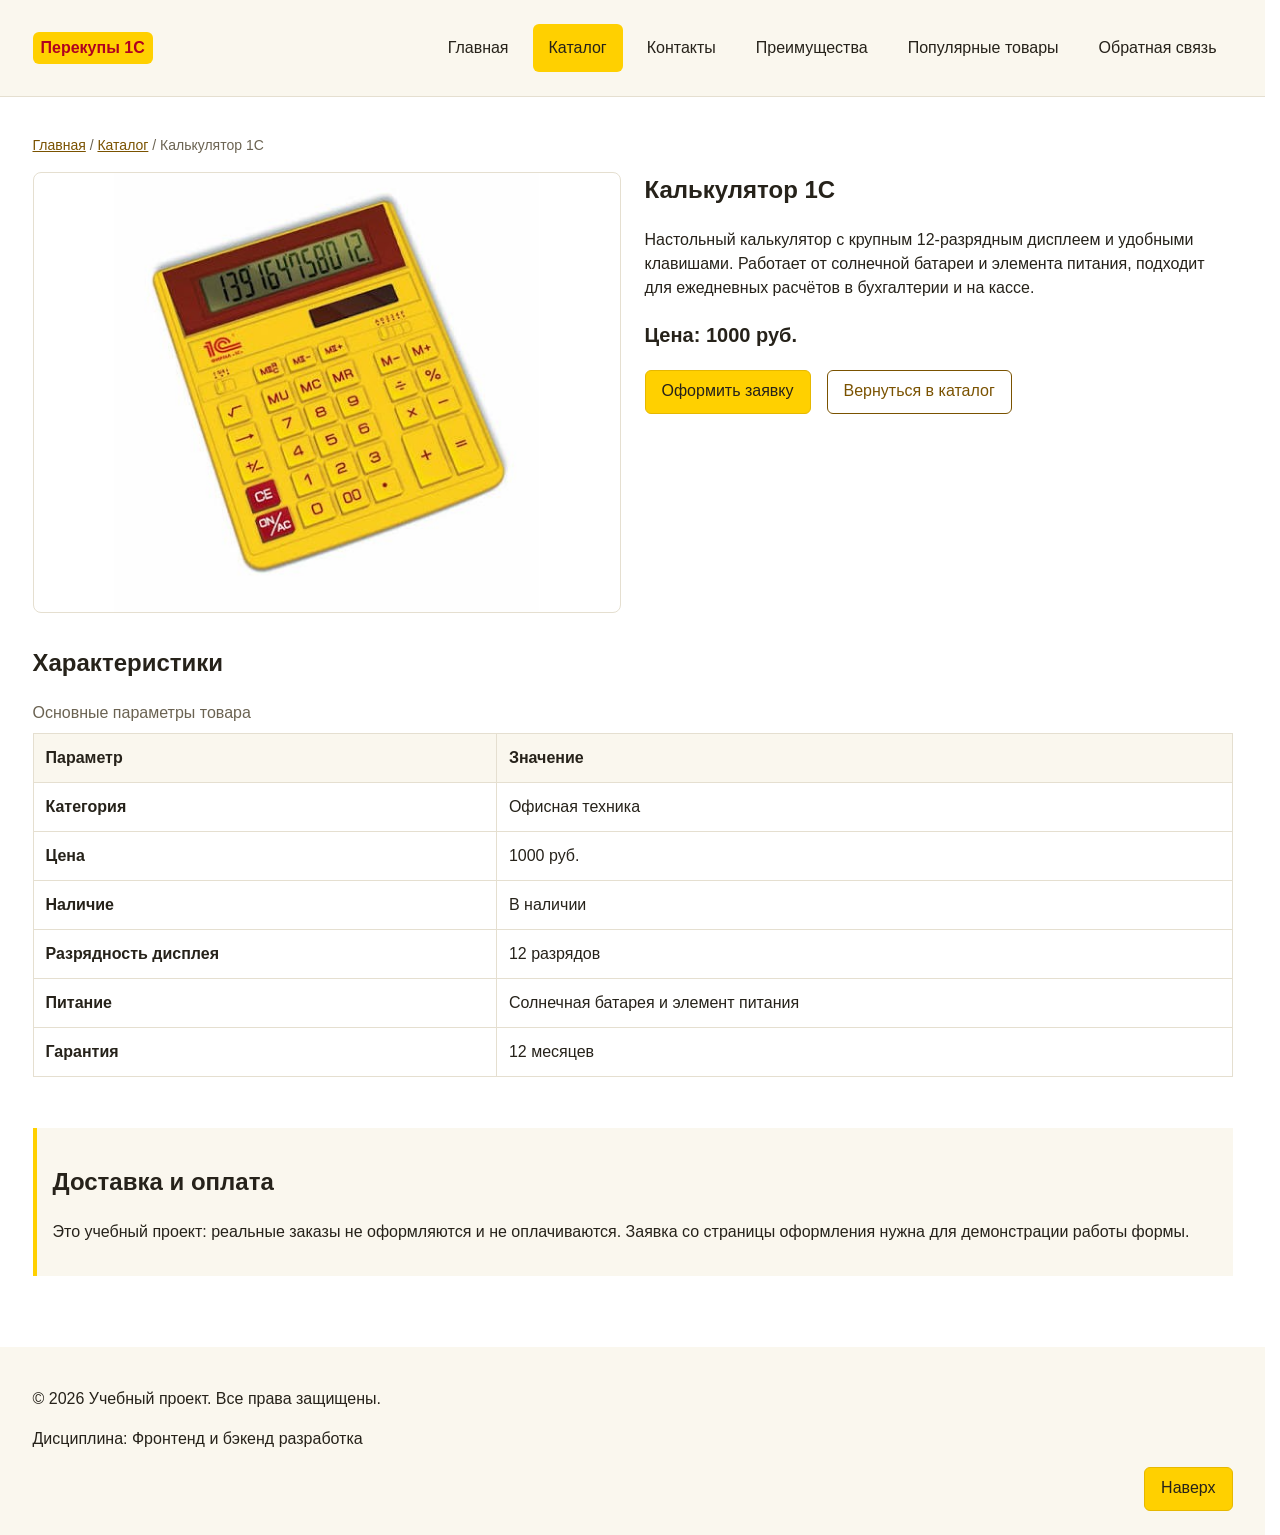
<file: product.html>
<!DOCTYPE html>
<html lang="ru">
<head>
  <meta charset="UTF-8">
  <meta name="viewport" content="width=device-width, initial-scale=1.0">
  <meta name="description" content="Калькулятор 1С: настольный 12-разрядный калькулятор, описание, цена и характеристики.">
  <title>Калькулятор 1С — Перекупы 1С</title>
  <meta property="og:type" content="website">
  <meta property="og:title" content="Калькулятор 1С — Перекупы 1С">
  <meta property="og:description" content="Калькулятор 1С: настольный 12-разрядный калькулятор, описание, цена и характеристики.">
  <meta property="og:image" content="https://killmenull.github.io/kr1-html-css-shop/images/preview.jpg">
  <link rel="stylesheet" href="css/style.css">
  <link rel="stylesheet" href="css/responsive.css">
  <script src="js/main.js" defer></script>
</head>
<body>
  <a class="skip-link" href="#main">Перейти к основному содержимому</a>
  <header class="site-header">
    <div class="site-header__inner">
      <a class="site-header__logo" href="index.html">Перекупы 1С</a>
      <button class="button button--secondary site-header__menu-toggle" type="button" aria-expanded="false" aria-controls="site-navigation" hidden>Меню</button>

      <nav class="site-nav" id="site-navigation" aria-label="Основная навигация">
        <ul class="site-nav__list">
          <li class="site-nav__item"><a class="site-nav__link" href="index.html">Главная</a></li>
          <li class="site-nav__item"><a class="site-nav__link site-nav__link--active" href="catalog.html">Каталог</a></li>
          <li class="site-nav__item"><a class="site-nav__link" href="contacts.html">Контакты</a></li>
          <li class="site-nav__item"><a class="site-nav__link" href="index.html#advantages">Преимущества</a></li>
          <li class="site-nav__item"><a class="site-nav__link" href="index.html#popular">Популярные товары</a></li>
          <li class="site-nav__item"><a class="site-nav__link" href="index.html#contacts">Обратная связь</a></li>
        </ul>
      </nav>
    </div>
  </header>

  <main id="main" tabindex="-1">
    <nav class="breadcrumbs" aria-label="Хлебные крошки">
      <a class="breadcrumbs__link" href="index.html">Главная</a>
      <span class="breadcrumbs__separator" aria-hidden="true">/</span>
      <a class="breadcrumbs__link" href="catalog.html">Каталог</a>
      <span class="breadcrumbs__current" aria-current="page">Калькулятор 1С</span>
    </nav>

    <article class="product">
      <figure class="product__media">
        <img
          class="product__image"
          src="images/product-1.jpg"
          alt="Жёлтый настольный калькулятор 1С с красными клавишами"
          width="440"
          height="454"
        >
      </figure>

      <div class="product__info">
        <h1 class="product__title">Калькулятор 1С</h1>
        <p class="product__description">
          Настольный калькулятор с крупным 12-разрядным дисплеем и удобными
          клавишами. Работает от солнечной батареи и элемента питания, подходит
          для ежедневных расчётов в бухгалтерии и на кассе.
        </p>
        <p class="product__price">Цена: 1000 руб.</p>

        <div class="product__actions">
          <a class="button button--primary" href="order.html">Оформить заявку</a>
          <a class="button button--secondary" href="catalog.html">Вернуться в каталог</a>
        </div>
      </div>
    </article>

    <section class="section">
      <h2 class="section__title">Характеристики</h2>

      <div class="table-wrapper" role="region" aria-label="Таблица характеристик товара" tabindex="0">
        <table class="product-table">
          <caption class="product-table__caption">Основные параметры товара</caption>
          <thead>
            <tr>
              <th class="product-table__cell product-table__cell--head" scope="col">Параметр</th>
              <th class="product-table__cell product-table__cell--head" scope="col">Значение</th>
            </tr>
          </thead>
          <tbody>
            <tr>
              <th class="product-table__cell" scope="row">Категория</th>
              <td class="product-table__cell">Офисная техника</td>
            </tr>
            <tr>
              <th class="product-table__cell" scope="row">Цена</th>
              <td class="product-table__cell">1000 руб.</td>
            </tr>
            <tr>
              <th class="product-table__cell" scope="row">Наличие</th>
              <td class="product-table__cell">В наличии</td>
            </tr>
            <tr>
              <th class="product-table__cell" scope="row">Разрядность дисплея</th>
              <td class="product-table__cell">12 разрядов</td>
            </tr>
            <tr>
              <th class="product-table__cell" scope="row">Питание</th>
              <td class="product-table__cell">Солнечная батарея и элемент питания</td>
            </tr>
            <tr>
              <th class="product-table__cell" scope="row">Гарантия</th>
              <td class="product-table__cell">12 месяцев</td>
            </tr>
          </tbody>
        </table>
      </div>
    </section>

    <aside class="aside-info">
      <h2>Доставка и оплата</h2>
      <p>
        Это учебный проект: реальные заказы не оформляются и не оплачиваются.
        Заявка со страницы оформления нужна для демонстрации работы формы.
      </p>
    </aside>
  </main>

  <footer class="site-footer">
    <div class="site-footer__inner">
      <p>&copy; 2026 Учебный проект. Все права защищены.</p>
      <p>Дисциплина: Фронтенд и бэкенд разработка</p>
      <a class="button button--primary to-top" href="#">Наверх</a>
    </div>
  </footer>

</body>
</html>
</file>
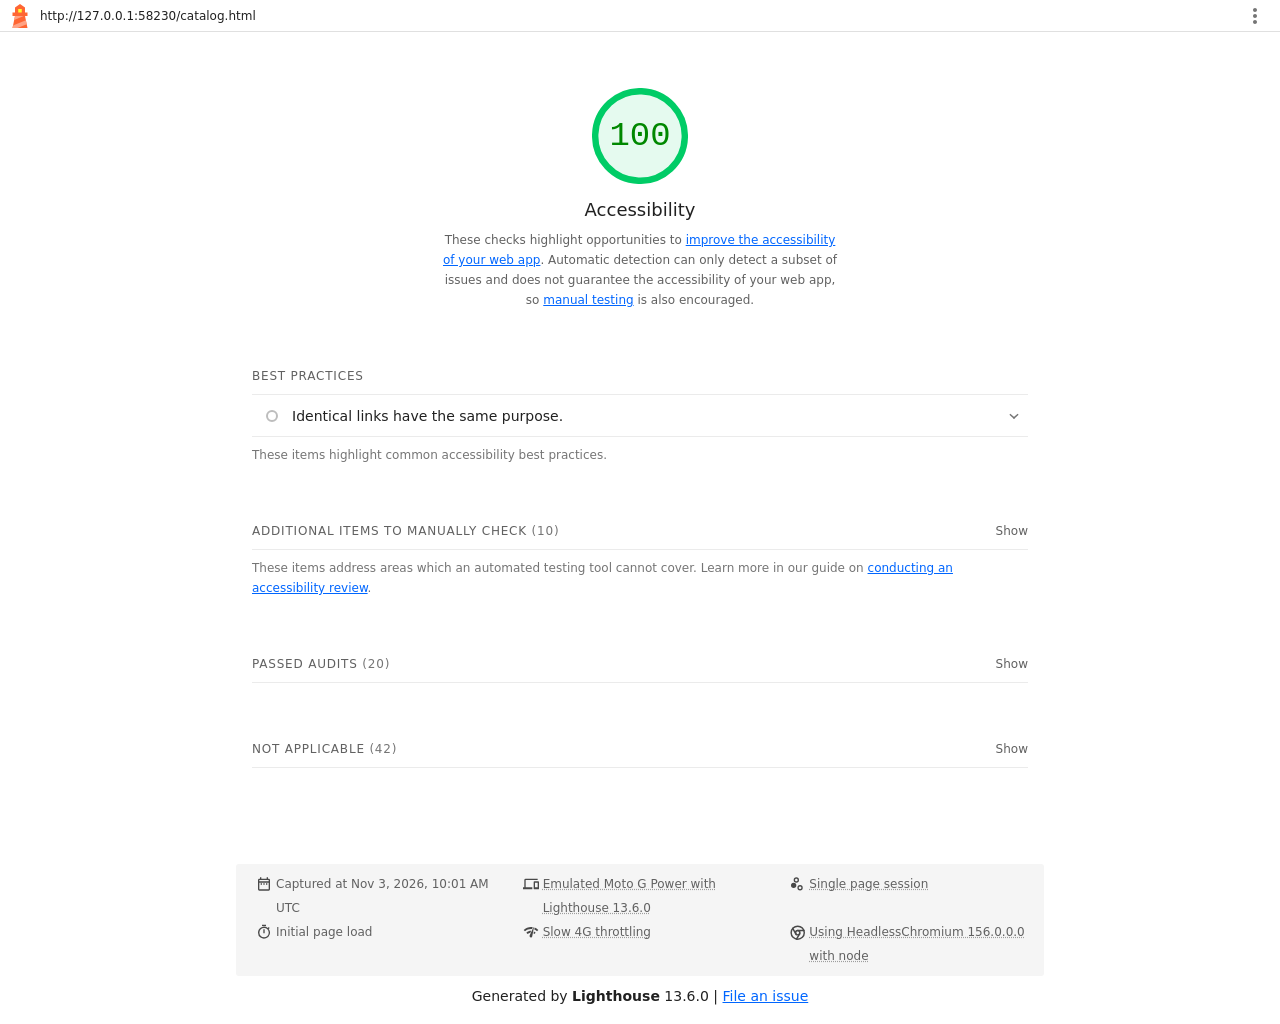
<file: lighthouse/catalog-desktop.html>
<!--
@license
Copyright 2018 Google LLC
SPDX-License-Identifier: Apache-2.0
-->
<!doctype html>
<html lang="en">
<head>
  <meta charset="utf-8">
  <meta name="viewport" content="width=device-width, initial-scale=1, minimum-scale=1">
  <link rel="icon" href='data:image/svg+xml;utf8,<svg fill="none" xmlns="http://www.w3.org/2000/svg" viewBox="0 0 48 48"><path d="m14 7 10-7 10 7v10h5v7h-5l5 24H9l5-24H9v-7h5V7Z" fill="%23F63"/><path d="M31.561 24H14l-1.689 8.105L31.561 24ZM18.983 48H9l1.022-4.907L35.723 32.27l1.663 7.98L18.983 48Z" fill="%23FFA385"/><path fill="%23FF3" d="M20.5 10h7v7h-7z"/></svg>'>
  <title>Lighthouse Report</title>
  <style>body {margin: 0}</style>
</head>
<body>
  <noscript>Lighthouse report requires JavaScript. Please enable.</noscript>

  <div id="lh-log"></div>

  <script>window.__LIGHTHOUSE_JSON__ = {"lighthouseVersion":"13.6.0","requestedUrl":"http://127.0.0.1:58230/catalog.html","mainDocumentUrl":"http://127.0.0.1:58230/catalog.html","finalDisplayedUrl":"http://127.0.0.1:58230/catalog.html","finalUrl":"http://127.0.0.1:58230/catalog.html","fetchTime":"2026-11-03T10:01:26.171Z","gatherMode":"navigation","runWarnings":[],"userAgent":"Mozilla/5.0 (Windows NT 10.0; Win64; x64) AppleWebKit/537.36 (KHTML, like Gecko) HeadlessChrome/156.0.0.0 Safari/537.36","environment":{"networkUserAgent":"Mozilla/5.0 (Linux; Android 11; moto g power (2022)) AppleWebKit/537.36 (KHTML, like Gecko) Chrome/156.0.0.0 Mobile Safari/537.36","hostUserAgent":"Mozilla/5.0 (Windows NT 10.0; Win64; x64) AppleWebKit/537.36 (KHTML, like Gecko) HeadlessChrome/156.0.0.0 Safari/537.36","benchmarkIndex":2406.5,"credits":{"axe-core":"4.14.0"}},"audits":{"accesskeys":{"id":"accesskeys","title":"`[accesskey]` values are unique","description":"Access keys let users quickly focus a part of the page. For proper navigation, each access key must be unique. [Learn more about access keys](https://dequeuniversity.com/rules/axe/4.14/accesskeys).","score":null,"scoreDisplayMode":"notApplicable"},"aria-allowed-attr":{"id":"aria-allowed-attr","title":"`[aria-*]` attributes match their roles","description":"Each ARIA `role` supports a specific subset of `aria-*` attributes. Mismatching these invalidates the `aria-*` attributes. [Learn how to match ARIA attributes to their roles](https://dequeuniversity.com/rules/axe/4.14/aria-allowed-attr).","score":1,"scoreDisplayMode":"binary","details":{"type":"table","headings":[{"key":"node","valueType":"node","subItemsHeading":{"key":"relatedNode","valueType":"node"},"label":"Failing Elements"}],"items":[]}},"aria-allowed-role":{"id":"aria-allowed-role","title":"Uses ARIA roles only on compatible elements","description":"Many HTML elements can only be assigned certain ARIA roles. Using ARIA roles where they are not allowed can interfere with the accessibility of the web page. [Learn more about ARIA roles](https://dequeuniversity.com/rules/axe/4.14/aria-allowed-role).","score":null,"scoreDisplayMode":"notApplicable"},"aria-command-name":{"id":"aria-command-name","title":"`button`, `link`, and `menuitem` elements have accessible names","description":"When an element doesn't have an accessible name, screen readers announce it with a generic name, making it unusable for users who rely on screen readers. [Learn how to make command elements more accessible](https://dequeuniversity.com/rules/axe/4.14/aria-command-name).","score":null,"scoreDisplayMode":"notApplicable"},"aria-conditional-attr":{"id":"aria-conditional-attr","title":"ARIA attributes are used as specified for the element's role","description":"Some ARIA attributes are only allowed on an element under certain conditions. [Learn more about conditional ARIA attributes](https://dequeuniversity.com/rules/axe/4.14/aria-conditional-attr).","score":1,"scoreDisplayMode":"binary","details":{"type":"table","headings":[{"key":"node","valueType":"node","subItemsHeading":{"key":"relatedNode","valueType":"node"},"label":"Failing Elements"}],"items":[]}},"aria-deprecated-role":{"id":"aria-deprecated-role","title":"Deprecated ARIA roles were not used","description":"Deprecated ARIA roles may not be processed correctly by assistive technology. [Learn more about deprecated ARIA roles](https://dequeuniversity.com/rules/axe/4.14/aria-deprecated-role).","score":null,"scoreDisplayMode":"notApplicable"},"aria-dialog-name":{"id":"aria-dialog-name","title":"Elements with `role=\"dialog\"` or `role=\"alertdialog\"` have accessible names.","description":"ARIA dialog elements without accessible names may prevent screen readers users from discerning the purpose of these elements. [Learn how to make ARIA dialog elements more accessible](https://dequeuniversity.com/rules/axe/4.14/aria-dialog-name).","score":null,"scoreDisplayMode":"notApplicable"},"aria-hidden-body":{"id":"aria-hidden-body","title":"`[aria-hidden=\"true\"]` is not present on the document `\u003cbody>`","description":"Assistive technologies, like screen readers, work inconsistently when `aria-hidden=\"true\"` is set on the document `\u003cbody>`. [Learn how `aria-hidden` affects the document body](https://dequeuniversity.com/rules/axe/4.14/aria-hidden-body).","score":1,"scoreDisplayMode":"binary","details":{"type":"table","headings":[{"key":"node","valueType":"node","subItemsHeading":{"key":"relatedNode","valueType":"node"},"label":"Failing Elements"}],"items":[]}},"aria-hidden-focus":{"id":"aria-hidden-focus","title":"`[aria-hidden=\"true\"]` elements do not contain focusable descendents","description":"Focusable descendents within an `[aria-hidden=\"true\"]` element prevent those interactive elements from being available to users of assistive technologies like screen readers. [Learn how `aria-hidden` affects focusable elements](https://dequeuniversity.com/rules/axe/4.14/aria-hidden-focus).","score":null,"scoreDisplayMode":"notApplicable"},"aria-input-field-name":{"id":"aria-input-field-name","title":"ARIA input fields have accessible names","description":"When an input field doesn't have an accessible name, screen readers announce it with a generic name, making it unusable for users who rely on screen readers. [Learn more about input field labels](https://dequeuniversity.com/rules/axe/4.14/aria-input-field-name).","score":null,"scoreDisplayMode":"notApplicable"},"aria-meter-name":{"id":"aria-meter-name","title":"ARIA `meter` elements have accessible names","description":"When a meter element doesn't have an accessible name, screen readers announce it with a generic name, making it unusable for users who rely on screen readers. [Learn how to name `meter` elements](https://dequeuniversity.com/rules/axe/4.14/aria-meter-name).","score":null,"scoreDisplayMode":"notApplicable"},"aria-progressbar-name":{"id":"aria-progressbar-name","title":"ARIA `progressbar` elements have accessible names","description":"When a `progressbar` element doesn't have an accessible name, screen readers announce it with a generic name, making it unusable for users who rely on screen readers. [Learn how to label `progressbar` elements](https://dequeuniversity.com/rules/axe/4.14/aria-progressbar-name).","score":null,"scoreDisplayMode":"notApplicable"},"aria-prohibited-attr":{"id":"aria-prohibited-attr","title":"Elements use only permitted ARIA attributes","description":"Using ARIA attributes in roles where they are prohibited can mean that important information is not communicated to users of assistive technologies. [Learn more about prohibited ARIA roles](https://dequeuniversity.com/rules/axe/4.14/aria-prohibited-attr).","score":1,"scoreDisplayMode":"binary","details":{"type":"table","headings":[{"key":"node","valueType":"node","subItemsHeading":{"key":"relatedNode","valueType":"node"},"label":"Failing Elements"}],"items":[]}},"aria-required-attr":{"id":"aria-required-attr","title":"`[role]`s have all required `[aria-*]` attributes","description":"Some ARIA roles have required attributes that describe the state of the element to screen readers. [Learn more about roles and required attributes](https://dequeuniversity.com/rules/axe/4.14/aria-required-attr).","score":null,"scoreDisplayMode":"notApplicable"},"aria-required-children":{"id":"aria-required-children","title":"Elements with an ARIA `[role]` that require children to contain a specific `[role]` have all required children.","description":"Some ARIA parent roles must contain specific child roles to perform their intended accessibility functions. [Learn more about roles and required children elements](https://dequeuniversity.com/rules/axe/4.14/aria-required-children).","score":null,"scoreDisplayMode":"notApplicable"},"aria-required-parent":{"id":"aria-required-parent","title":"`[role]`s are contained by their required parent element","description":"Some ARIA child roles must be contained by specific parent roles to properly perform their intended accessibility functions. [Learn more about ARIA roles and required parent element](https://dequeuniversity.com/rules/axe/4.14/aria-required-parent).","score":null,"scoreDisplayMode":"notApplicable"},"aria-roles":{"id":"aria-roles","title":"`[role]` values are valid","description":"ARIA roles must have valid values in order to perform their intended accessibility functions. [Learn more about valid ARIA roles](https://dequeuniversity.com/rules/axe/4.14/aria-roles).","score":null,"scoreDisplayMode":"notApplicable"},"aria-text":{"id":"aria-text","title":"Elements with the `role=text` attribute do not have focusable descendents.","description":"Adding `role=text` around a text node split by markup enables VoiceOver to treat it as one phrase, but the element's focusable descendents will not be announced. [Learn more about the `role=text` attribute](https://dequeuniversity.com/rules/axe/4.14/aria-text).","score":null,"scoreDisplayMode":"notApplicable"},"aria-toggle-field-name":{"id":"aria-toggle-field-name","title":"ARIA toggle fields have accessible names","description":"When a toggle field doesn't have an accessible name, screen readers announce it with a generic name, making it unusable for users who rely on screen readers. [Learn more about toggle fields](https://dequeuniversity.com/rules/axe/4.14/aria-toggle-field-name).","score":null,"scoreDisplayMode":"notApplicable"},"aria-tooltip-name":{"id":"aria-tooltip-name","title":"ARIA `tooltip` elements have accessible names","description":"When a tooltip element doesn't have an accessible name, screen readers announce it with a generic name, making it unusable for users who rely on screen readers. [Learn how to name `tooltip` elements](https://dequeuniversity.com/rules/axe/4.14/aria-tooltip-name).","score":null,"scoreDisplayMode":"notApplicable"},"aria-treeitem-name":{"id":"aria-treeitem-name","title":"ARIA `treeitem` elements have accessible names","description":"When a `treeitem` element doesn't have an accessible name, screen readers announce it with a generic name, making it unusable for users who rely on screen readers. [Learn more about labeling `treeitem` elements](https://dequeuniversity.com/rules/axe/4.14/aria-treeitem-name).","score":null,"scoreDisplayMode":"notApplicable"},"aria-valid-attr-value":{"id":"aria-valid-attr-value","title":"`[aria-*]` attributes have valid values","description":"Assistive technologies, like screen readers, can't interpret ARIA attributes with invalid values. [Learn more about valid values for ARIA attributes](https://dequeuniversity.com/rules/axe/4.14/aria-valid-attr-value).","score":1,"scoreDisplayMode":"binary","details":{"type":"table","headings":[{"key":"node","valueType":"node","subItemsHeading":{"key":"relatedNode","valueType":"node"},"label":"Failing Elements"}],"items":[]}},"aria-valid-attr":{"id":"aria-valid-attr","title":"`[aria-*]` attributes are valid and not misspelled","description":"Assistive technologies, like screen readers, can't interpret ARIA attributes with invalid names. [Learn more about valid ARIA attributes](https://dequeuniversity.com/rules/axe/4.14/aria-valid-attr).","score":1,"scoreDisplayMode":"binary","details":{"type":"table","headings":[{"key":"node","valueType":"node","subItemsHeading":{"key":"relatedNode","valueType":"node"},"label":"Failing Elements"}],"items":[]}},"button-name":{"id":"button-name","title":"Buttons have an accessible name","description":"When a button doesn't have an accessible name, screen readers announce it as \"button\", making it unusable for users who rely on screen readers. [Learn how to make buttons more accessible](https://dequeuniversity.com/rules/axe/4.14/button-name).","score":1,"scoreDisplayMode":"binary","details":{"type":"table","headings":[{"key":"node","valueType":"node","subItemsHeading":{"key":"relatedNode","valueType":"node"},"label":"Failing Elements"}],"items":[]}},"bypass":{"id":"bypass","title":"The page contains a heading, skip link, or landmark region","description":"Adding ways to bypass repetitive content lets keyboard users navigate the page more efficiently. [Learn more about bypass blocks](https://dequeuniversity.com/rules/axe/4.14/bypass).","score":null,"scoreDisplayMode":"notApplicable"},"color-contrast":{"id":"color-contrast","title":"Background and foreground colors have a sufficient contrast ratio","description":"Low-contrast text is difficult or impossible for many users to read. [Learn how to provide sufficient color contrast](https://dequeuniversity.com/rules/axe/4.14/color-contrast).","score":1,"scoreDisplayMode":"binary","details":{"type":"table","headings":[{"key":"node","valueType":"node","subItemsHeading":{"key":"relatedNode","valueType":"node"},"label":"Failing Elements"}],"items":[]}},"definition-list":{"id":"definition-list","title":"`\u003cdl>`'s contain only properly-ordered `\u003cdt>` and `\u003cdd>` groups, `\u003cscript>`, `\u003ctemplate>` or `\u003cdiv>` elements.","description":"When definition lists are not properly marked up, screen readers may produce confusing or inaccurate output. [Learn how to structure definition lists correctly](https://dequeuniversity.com/rules/axe/4.14/definition-list).","score":null,"scoreDisplayMode":"notApplicable"},"dlitem":{"id":"dlitem","title":"Definition list items are wrapped in `\u003cdl>` elements","description":"Definition list items (`\u003cdt>` and `\u003cdd>`) must be wrapped in a parent `\u003cdl>` element to ensure that screen readers can properly announce them. [Learn how to structure definition lists correctly](https://dequeuniversity.com/rules/axe/4.14/dlitem).","score":null,"scoreDisplayMode":"notApplicable"},"document-title":{"id":"document-title","title":"Document has a `\u003ctitle>` element","description":"The title gives screen reader users an overview of the page, and search engine users rely on it heavily to determine if a page is relevant to their search. [Learn more about document titles](https://dequeuniversity.com/rules/axe/4.14/document-title).","score":1,"scoreDisplayMode":"binary","details":{"type":"table","headings":[{"key":"node","valueType":"node","subItemsHeading":{"key":"relatedNode","valueType":"node"},"label":"Failing Elements"}],"items":[]}},"duplicate-id-aria":{"id":"duplicate-id-aria","title":"ARIA IDs are unique","description":"The value of an ARIA ID must be unique to prevent other instances from being overlooked by assistive technologies. [Learn how to fix duplicate ARIA IDs](https://dequeuniversity.com/rules/axe/4.14/duplicate-id-aria).","score":null,"scoreDisplayMode":"notApplicable"},"empty-heading":{"id":"empty-heading","title":"All heading elements contain content.","description":"A heading with no content or inaccessible text prevent screen reader users from accessing information on the page's structure. [Learn more about headings](https://dequeuniversity.com/rules/axe/4.14/empty-heading).","score":null,"scoreDisplayMode":"notApplicable"},"form-field-multiple-labels":{"id":"form-field-multiple-labels","title":"No form fields have multiple labels","description":"Form fields with multiple labels can be confusingly announced by assistive technologies like screen readers which use either the first, the last, or all of the labels. [Learn how to use form labels](https://dequeuniversity.com/rules/axe/4.14/form-field-multiple-labels).","score":null,"scoreDisplayMode":"notApplicable"},"frame-title":{"id":"frame-title","title":"`\u003cframe>` or `\u003ciframe>` elements have a title","description":"Screen reader users rely on frame titles to describe the contents of frames. [Learn more about frame titles](https://dequeuniversity.com/rules/axe/4.14/frame-title).","score":null,"scoreDisplayMode":"notApplicable"},"heading-order":{"id":"heading-order","title":"Heading elements appear in a sequentially-descending order","description":"Properly ordered headings that do not skip levels convey the semantic structure of the page, making it easier to navigate and understand when using assistive technologies. [Learn more about heading order](https://dequeuniversity.com/rules/axe/4.14/heading-order).","score":1,"scoreDisplayMode":"binary","details":{"type":"table","headings":[{"key":"node","valueType":"node","subItemsHeading":{"key":"relatedNode","valueType":"node"},"label":"Failing Elements"}],"items":[]}},"html-has-lang":{"id":"html-has-lang","title":"`\u003chtml>` element has a `[lang]` attribute","description":"If a page doesn't specify a `lang` attribute, a screen reader assumes that the page is in the default language that the user chose when setting up the screen reader. If the page isn't actually in the default language, then the screen reader might not announce the page's text correctly. [Learn more about the `lang` attribute](https://dequeuniversity.com/rules/axe/4.14/html-has-lang).","score":1,"scoreDisplayMode":"binary","details":{"type":"table","headings":[{"key":"node","valueType":"node","subItemsHeading":{"key":"relatedNode","valueType":"node"},"label":"Failing Elements"}],"items":[]}},"html-lang-valid":{"id":"html-lang-valid","title":"`\u003chtml>` element has a valid value for its `[lang]` attribute","description":"Specifying a valid [BCP 47 language](https://www.w3.org/International/questions/qa-choosing-language-tags#question) helps screen readers announce text properly. [Learn how to use the `lang` attribute](https://dequeuniversity.com/rules/axe/4.14/html-lang-valid).","score":1,"scoreDisplayMode":"binary","details":{"type":"table","headings":[{"key":"node","valueType":"node","subItemsHeading":{"key":"relatedNode","valueType":"node"},"label":"Failing Elements"}],"items":[]}},"html-xml-lang-mismatch":{"id":"html-xml-lang-mismatch","title":"`\u003chtml>` element has an `[xml:lang]` attribute with the same base language as the `[lang]` attribute.","description":"If the webpage does not specify a consistent language, then the screen reader might not announce the page's text correctly. [Learn more about the `lang` attribute](https://dequeuniversity.com/rules/axe/4.14/html-xml-lang-mismatch).","score":null,"scoreDisplayMode":"notApplicable"},"identical-links-same-purpose":{"id":"identical-links-same-purpose","title":"Identical links have the same purpose.","description":"Links with the same destination should have the same description, to help users understand the link's purpose and decide whether to follow it. [Learn more about identical links](https://dequeuniversity.com/rules/axe/4.14/identical-links-same-purpose).","score":1,"scoreDisplayMode":"informative","details":{"type":"table","headings":[{"key":"node","valueType":"node","subItemsHeading":{"key":"relatedNode","valueType":"node"},"label":"Failing Elements"}],"items":[{"node":{"type":"node","lhId":"1-0-A","path":"1,HTML,1,BODY,2,MAIN,2,SECTION,1,SECTION,1,DIV,0,ARTICLE,4,A","selector":"section.catalog-products > div.products-grid > article.product-card > a.button","boundingRect":{"top":1397,"bottom":1441,"left":33,"right":150,"width":117,"height":44},"snippet":"\u003ca class=\"button button--primary product-card__button\" href=\"product.html\">","nodeLabel":"Подробнее","explanation":"Fix all of the following:\n  Check that links have the same purpose, or are intentionally ambiguous."},"subItems":{"type":"subitems","items":[{"relatedNode":{"type":"node","lhId":"1-1-A","path":"1,HTML,1,BODY,2,MAIN,2,SECTION,1,SECTION,1,DIV,1,ARTICLE,5,A","selector":"section.catalog-products > div.products-grid > article.product-card > a.button","boundingRect":{"top":1883,"bottom":1927,"left":33,"right":150,"width":117,"height":44},"snippet":"\u003ca class=\"button button--primary product-card__button\" href=\"product-2.html\">","nodeLabel":"Подробнее"}},{"relatedNode":{"type":"node","lhId":"1-2-A","path":"1,HTML,1,BODY,2,MAIN,2,SECTION,1,SECTION,1,DIV,2,ARTICLE,4,A","selector":"section.catalog-products > div.products-grid > article.product-card > a.button","boundingRect":{"top":2392,"bottom":2436,"left":33,"right":150,"width":117,"height":44},"snippet":"\u003ca class=\"button button--primary product-card__button\" href=\"product-3.html\">","nodeLabel":"Подробнее"}}]}}],"debugData":{"type":"debugdata","impact":"minor","tags":["cat.semantics","wcag2aaa","wcag249"]}}},"image-alt":{"id":"image-alt","title":"Image elements have `[alt]` attributes","description":"Informative elements should aim for short, descriptive alternate text. Decorative elements can be ignored with an empty alt attribute. [Learn more about the `alt` attribute](https://dequeuniversity.com/rules/axe/4.14/image-alt).","score":1,"scoreDisplayMode":"binary","details":{"type":"table","headings":[{"key":"node","valueType":"node","subItemsHeading":{"key":"relatedNode","valueType":"node"},"label":"Failing Elements"}],"items":[]}},"image-redundant-alt":{"id":"image-redundant-alt","title":"Image elements do not have `[alt]` attributes that are redundant text.","description":"Informative elements should aim for short, descriptive alternative text. Alternative text that is exactly the same as the text adjacent to the link or image is potentially confusing for screen reader users, because the text will be read twice. [Learn more about the `alt` attribute](https://dequeuniversity.com/rules/axe/4.14/image-redundant-alt).","score":null,"scoreDisplayMode":"notApplicable"},"input-button-name":{"id":"input-button-name","title":"Input buttons have discernible text.","description":"Adding discernable and accessible text to input buttons may help screen reader users understand the purpose of the input button. [Learn more about input buttons](https://dequeuniversity.com/rules/axe/4.14/input-button-name).","score":null,"scoreDisplayMode":"notApplicable"},"input-image-alt":{"id":"input-image-alt","title":"`\u003cinput type=\"image\">` elements have `[alt]` text","description":"When an image is being used as an `\u003cinput>` button, providing alternative text can help screen reader users understand the purpose of the button. [Learn about input image alt text](https://dequeuniversity.com/rules/axe/4.14/input-image-alt).","score":null,"scoreDisplayMode":"notApplicable"},"label-content-name-mismatch":{"id":"label-content-name-mismatch","title":"Elements with visible text labels have matching accessible names.","description":"Visible text labels that do not match the accessible name can result in a confusing experience for screen reader users. [Learn more about accessible names](https://dequeuniversity.com/rules/axe/4.14/label-content-name-mismatch).","score":null,"scoreDisplayMode":"notApplicable"},"label":{"id":"label","title":"Form elements have associated labels","description":"Labels ensure that form controls are announced properly by assistive technologies, like screen readers. [Learn more about form element labels](https://dequeuniversity.com/rules/axe/4.14/label).","score":1,"scoreDisplayMode":"binary","details":{"type":"table","headings":[{"key":"node","valueType":"node","subItemsHeading":{"key":"relatedNode","valueType":"node"},"label":"Failing Elements"}],"items":[]}},"landmark-one-main":{"id":"landmark-one-main","title":"Document has a main landmark.","description":"One main landmark helps screen reader users navigate a web page. [Learn more about landmarks](https://dequeuniversity.com/rules/axe/4.14/landmark-one-main).","score":1,"scoreDisplayMode":"binary","details":{"type":"table","headings":[{"key":"node","valueType":"node","subItemsHeading":{"key":"relatedNode","valueType":"node"},"label":"Failing Elements"}],"items":[]}},"link-name":{"id":"link-name","title":"Links have a discernible name","description":"Link text (and alternate text for images, when used as links) that is discernible, unique, and focusable improves the navigation experience for screen reader users. [Learn how to make links accessible](https://dequeuniversity.com/rules/axe/4.14/link-name).","score":1,"scoreDisplayMode":"binary","details":{"type":"table","headings":[{"key":"node","valueType":"node","subItemsHeading":{"key":"relatedNode","valueType":"node"},"label":"Failing Elements"}],"items":[]}},"link-in-text-block":{"id":"link-in-text-block","title":"Links are distinguishable without relying on color.","description":"Low-contrast text is difficult or impossible for many users to read. Link text that is discernible improves the experience for users with low vision. [Learn how to make links distinguishable](https://dequeuniversity.com/rules/axe/4.14/link-in-text-block).","score":null,"scoreDisplayMode":"notApplicable"},"list":{"id":"list","title":"Lists contain only `\u003cli>` elements and script supporting elements (`\u003cscript>` and `\u003ctemplate>`).","description":"Screen readers have a specific way of announcing lists. Ensuring proper list structure aids screen reader output. [Learn more about proper list structure](https://dequeuniversity.com/rules/axe/4.14/list).","score":null,"scoreDisplayMode":"notApplicable"},"listitem":{"id":"listitem","title":"List items (`\u003cli>`) are contained within `\u003cul>`, `\u003col>` or `\u003cmenu>` parent elements","description":"Screen readers require list items (`\u003cli>`) to be contained within a parent `\u003cul>`, `\u003col>` or `\u003cmenu>` to be announced properly. [Learn more about proper list structure](https://dequeuniversity.com/rules/axe/4.14/listitem).","score":null,"scoreDisplayMode":"notApplicable"},"meta-refresh":{"id":"meta-refresh","title":"The document does not use `\u003cmeta http-equiv=\"refresh\">`","description":"Users do not expect a page to refresh automatically, and doing so will move focus back to the top of the page. This may create a frustrating or confusing experience. [Learn more about the refresh meta tag](https://dequeuniversity.com/rules/axe/4.14/meta-refresh).","score":null,"scoreDisplayMode":"notApplicable"},"meta-viewport":{"id":"meta-viewport","title":"`[user-scalable=\"no\"]` is not used in the `\u003cmeta name=\"viewport\">` element and the `[maximum-scale]` attribute is not less than 5.","description":"Disabling zooming is problematic for users with low vision who rely on screen magnification to properly see the contents of a web page. [Learn more about the viewport meta tag](https://dequeuniversity.com/rules/axe/4.14/meta-viewport).","score":1,"scoreDisplayMode":"binary","details":{"type":"table","headings":[{"key":"node","valueType":"node","subItemsHeading":{"key":"relatedNode","valueType":"node"},"label":"Failing Elements"}],"items":[]}},"object-alt":{"id":"object-alt","title":"`\u003cobject>` elements have alternate text","description":"Screen readers cannot translate non-text content. Adding alternate text to `\u003cobject>` elements helps screen readers convey meaning to users. [Learn more about alt text for `object` elements](https://dequeuniversity.com/rules/axe/4.14/object-alt).","score":null,"scoreDisplayMode":"notApplicable"},"select-name":{"id":"select-name","title":"Select elements have associated label elements.","description":"Form elements without effective labels can create frustrating experiences for screen reader users. [Learn more about the `select` element](https://dequeuniversity.com/rules/axe/4.14/select-name).","score":null,"scoreDisplayMode":"notApplicable"},"skip-link":{"id":"skip-link","title":"Skip links are focusable.","description":"Including a skip link can help users skip to the main content to save time. [Learn more about skip links](https://dequeuniversity.com/rules/axe/4.14/skip-link).","score":1,"scoreDisplayMode":"binary","details":{"type":"table","headings":[{"key":"node","valueType":"node","subItemsHeading":{"key":"relatedNode","valueType":"node"},"label":"Failing Elements"}],"items":[]}},"tabindex":{"id":"tabindex","title":"No element has a `[tabindex]` value greater than 0","description":"A value greater than 0 implies an explicit navigation ordering. Although technically valid, this often creates frustrating experiences for users who rely on assistive technologies. [Learn more about the `tabindex` attribute](https://dequeuniversity.com/rules/axe/4.14/tabindex).","score":1,"scoreDisplayMode":"binary","details":{"type":"table","headings":[{"key":"node","valueType":"node","subItemsHeading":{"key":"relatedNode","valueType":"node"},"label":"Failing Elements"}],"items":[]}},"table-duplicate-name":{"id":"table-duplicate-name","title":"Tables have different content in the summary attribute and `\u003ccaption>`.","description":"The summary attribute should describe the table structure, while `\u003ccaption>` should have the onscreen title. Accurate table mark-up helps users of screen readers. [Learn more about summary and caption](https://dequeuniversity.com/rules/axe/4.14/table-duplicate-name).","score":null,"scoreDisplayMode":"notApplicable"},"table-fake-caption":{"id":"table-fake-caption","title":"Tables use `\u003ccaption>` instead of cells with the `[colspan]` attribute to indicate a caption.","description":"Screen readers have features to make navigating tables easier. Ensuring that tables use the actual caption element instead of cells with the `[colspan]` attribute may improve the experience for screen reader users. [Learn more about captions](https://dequeuniversity.com/rules/axe/4.14/table-fake-caption).","score":null,"scoreDisplayMode":"notApplicable"},"target-size":{"id":"target-size","title":"Touch targets have sufficient size and spacing.","description":"Touch targets with sufficient size and spacing help users who may have difficulty targeting small controls to activate the targets. [Learn more about touch targets](https://dequeuniversity.com/rules/axe/4.14/target-size).","score":1,"scoreDisplayMode":"binary","details":{"type":"table","headings":[{"key":"node","valueType":"node","subItemsHeading":{"key":"relatedNode","valueType":"node"},"label":"Failing Elements"}],"items":[]}},"td-has-header":{"id":"td-has-header","title":"`\u003ctd>` elements in a large `\u003ctable>` have one or more table headers.","description":"Screen readers have features to make navigating tables easier. Ensuring that `\u003ctd>` elements in a large table (3 or more cells in width and height) have an associated table header may improve the experience for screen reader users. [Learn more about table headers](https://dequeuniversity.com/rules/axe/4.14/td-has-header).","score":null,"scoreDisplayMode":"notApplicable"},"td-headers-attr":{"id":"td-headers-attr","title":"Cells in a `\u003ctable>` element that use the `[headers]` attribute refer to table cells within the same table.","description":"Screen readers have features to make navigating tables easier. Ensuring `\u003ctd>` cells using the `[headers]` attribute only refer to other cells in the same table may improve the experience for screen reader users. [Learn more about the `headers` attribute](https://dequeuniversity.com/rules/axe/4.14/td-headers-attr).","score":null,"scoreDisplayMode":"notApplicable"},"th-has-data-cells":{"id":"th-has-data-cells","title":"`\u003cth>` elements and elements with `[role=\"columnheader\"/\"rowheader\"]` have data cells they describe.","description":"Screen readers have features to make navigating tables easier. Ensuring table headers always refer to some set of cells may improve the experience for screen reader users. [Learn more about table headers](https://dequeuniversity.com/rules/axe/4.14/th-has-data-cells).","score":null,"scoreDisplayMode":"notApplicable"},"valid-lang":{"id":"valid-lang","title":"`[lang]` attributes have a valid value","description":"Specifying a valid [BCP 47 language](https://www.w3.org/International/questions/qa-choosing-language-tags#question) on elements helps ensure that text is pronounced correctly by a screen reader. [Learn how to use the `lang` attribute](https://dequeuniversity.com/rules/axe/4.14/valid-lang).","score":null,"scoreDisplayMode":"notApplicable"},"video-caption":{"id":"video-caption","title":"`\u003cvideo>` elements contain a `\u003ctrack>` element with `[kind=\"captions\"]`","description":"When a video provides a caption it is easier for deaf and hearing impaired users to access its information. [Learn more about video captions](https://dequeuniversity.com/rules/axe/4.14/video-caption).","score":null,"scoreDisplayMode":"notApplicable"},"custom-controls-labels":{"id":"custom-controls-labels","title":"Custom controls have associated labels","description":"Custom interactive controls have associated labels, provided by aria-label or aria-labelledby. [Learn more about custom controls and labels](https://developer.chrome.com/docs/lighthouse/accessibility/custom-controls-labels/).","score":null,"scoreDisplayMode":"manual"},"custom-controls-roles":{"id":"custom-controls-roles","title":"Custom controls have ARIA roles","description":"Custom interactive controls have appropriate ARIA roles. [Learn how to add roles to custom controls](https://developer.chrome.com/docs/lighthouse/accessibility/custom-control-roles/).","score":null,"scoreDisplayMode":"manual"},"focus-traps":{"id":"focus-traps","title":"User focus is not accidentally trapped in a region","description":"A user can tab into and out of any control or region without accidentally trapping their focus. [Learn how to avoid focus traps](https://developer.chrome.com/docs/lighthouse/accessibility/focus-traps/).","score":null,"scoreDisplayMode":"manual"},"focusable-controls":{"id":"focusable-controls","title":"Interactive controls are keyboard focusable","description":"Custom interactive controls are keyboard focusable and display a focus indicator. [Learn how to make custom controls focusable](https://developer.chrome.com/docs/lighthouse/accessibility/focusable-controls/).","score":null,"scoreDisplayMode":"manual"},"interactive-element-affordance":{"id":"interactive-element-affordance","title":"Interactive elements indicate their purpose and state","description":"Interactive elements, such as links and buttons, should indicate their state and be distinguishable from non-interactive elements. [Learn how to decorate interactive elements with affordance hints](https://developer.chrome.com/docs/lighthouse/accessibility/interactive-element-affordance/).","score":null,"scoreDisplayMode":"manual"},"logical-tab-order":{"id":"logical-tab-order","title":"The page has a logical tab order","description":"Tabbing through the page follows the visual layout. Users cannot focus elements that are offscreen. [Learn more about logical tab ordering](https://developer.chrome.com/docs/lighthouse/accessibility/logical-tab-order/).","score":null,"scoreDisplayMode":"manual"},"managed-focus":{"id":"managed-focus","title":"The user's focus is directed to new content added to the page","description":"If new content, such as a dialog, is added to the page, the user's focus is directed to it. [Learn how to direct focus to new content](https://developer.chrome.com/docs/lighthouse/accessibility/managed-focus/).","score":null,"scoreDisplayMode":"manual"},"offscreen-content-hidden":{"id":"offscreen-content-hidden","title":"Offscreen content is hidden from assistive technology","description":"Offscreen content is hidden with display: none or aria-hidden=true. [Learn how to properly hide offscreen content](https://developer.chrome.com/docs/lighthouse/accessibility/offscreen-content-hidden/).","score":null,"scoreDisplayMode":"manual"},"use-landmarks":{"id":"use-landmarks","title":"HTML5 landmark elements are used to improve navigation","description":"Landmark elements (`\u003cmain>`, `\u003cnav>`, etc.) are used to improve the keyboard navigation of the page for assistive technology. [Learn more about landmark elements](https://developer.chrome.com/docs/lighthouse/accessibility/use-landmarks/).","score":null,"scoreDisplayMode":"manual"},"visual-order-follows-dom":{"id":"visual-order-follows-dom","title":"Visual order on the page follows DOM order","description":"DOM order matches the visual order, improving navigation for assistive technology. [Learn more about DOM and visual ordering](https://developer.chrome.com/docs/lighthouse/accessibility/visual-order-follows-dom/).","score":null,"scoreDisplayMode":"manual"},"autocomplete-valid":{"id":"autocomplete-valid","title":"`autocomplete` attributes are used correctly","description":"The `autocomplete` attribute values must be valid and correctly applied for screen readers to function correctly. [Learn more about valid autocomplete values](https://dequeuniversity.com/rules/axe/4.14/autocomplete-valid).","score":null,"scoreDisplayMode":"notApplicable"},"presentation-role-conflict":{"id":"presentation-role-conflict","title":"Elements with `role=\"none\"` or `role=\"presentation\"` do not have conflicts","description":"There are certain cases where the semantic role of an element with `role=\"none\"` or `role=\"presentation\"` does not resolve to none or presentation. To ensure the element remains removed from the accessibility tree, you should not add any global ARIA attributes to the element or make it focusable. [Learn more about presentation role conflict](https://dequeuniversity.com/rules/axe/4.14/presentation-role-conflict).","score":null,"scoreDisplayMode":"notApplicable"},"svg-img-alt":{"id":"svg-img-alt","title":"SVG elements with an `img` role have an accessible text alternative","description":"Ensures SVG elements with an `img`, `graphics-document` or `graphics-symbol` role have an accessible text alternative. [Learn more about SVG alt text](https://dequeuniversity.com/rules/axe/4.14/svg-img-alt).","score":null,"scoreDisplayMode":"notApplicable"}},"configSettings":{"output":"html","maxWaitForFcp":30000,"maxWaitForLoad":45000,"pauseAfterFcpMs":1000,"pauseAfterLoadMs":1000,"networkQuietThresholdMs":1000,"cpuQuietThresholdMs":1000,"formFactor":"mobile","throttling":{"rttMs":150,"throughputKbps":1638.4,"requestLatencyMs":562.5,"downloadThroughputKbps":1474.5600000000002,"uploadThroughputKbps":675,"cpuSlowdownMultiplier":4},"throttlingMethod":"simulate","screenEmulation":{"mobile":true,"width":412,"height":823,"deviceScaleFactor":1.75,"disabled":false},"emulatedUserAgent":"Mozilla/5.0 (Linux; Android 11; moto g power (2022)) AppleWebKit/537.36 (KHTML, like Gecko) Chrome/136.0.0.0 Mobile Safari/537.36","auditMode":false,"gatherMode":false,"clearStorageTypes":["file_systems","shader_cache","service_workers","cache_storage"],"disableStorageReset":false,"debugNavigation":false,"channel":"node","usePassiveGathering":false,"disableFullPageScreenshot":false,"skipAboutBlank":false,"blankPage":"about:blank","ignoreStatusCode":false,"locale":"en-US","blockedUrlPatterns":null,"additionalTraceCategories":null,"extraHeaders":null,"precomputedLanternData":null,"onlyAudits":null,"onlyCategories":["accessibility"],"skipAudits":null},"categories":{"accessibility":{"title":"Accessibility","description":"These checks highlight opportunities to [improve the accessibility of your web app](https://developer.chrome.com/docs/lighthouse/accessibility/). Automatic detection can only detect a subset of issues and does not guarantee the accessibility of your web app, so [manual testing](https://web.dev/articles/how-to-review) is also encouraged.","manualDescription":"These items address areas which an automated testing tool cannot cover. Learn more in our guide on [conducting an accessibility review](https://web.dev/articles/how-to-review).","supportedModes":["navigation","snapshot"],"auditRefs":[{"id":"accesskeys","weight":0,"group":"a11y-navigation"},{"id":"aria-allowed-attr","weight":10,"group":"a11y-aria"},{"id":"aria-command-name","weight":0,"group":"a11y-aria"},{"id":"aria-conditional-attr","weight":7,"group":"a11y-aria"},{"id":"aria-deprecated-role","weight":0,"group":"a11y-aria"},{"id":"aria-dialog-name","weight":0,"group":"a11y-aria"},{"id":"aria-hidden-body","weight":10,"group":"a11y-aria"},{"id":"aria-hidden-focus","weight":0,"group":"a11y-aria"},{"id":"aria-input-field-name","weight":0,"group":"a11y-aria"},{"id":"aria-meter-name","weight":0,"group":"a11y-aria"},{"id":"aria-progressbar-name","weight":0,"group":"a11y-aria"},{"id":"aria-prohibited-attr","weight":7,"group":"a11y-aria"},{"id":"aria-required-attr","weight":0,"group":"a11y-aria"},{"id":"aria-required-children","weight":0,"group":"a11y-aria"},{"id":"aria-required-parent","weight":0,"group":"a11y-aria"},{"id":"aria-roles","weight":0,"group":"a11y-aria"},{"id":"aria-text","weight":0,"group":"a11y-aria"},{"id":"aria-toggle-field-name","weight":0,"group":"a11y-aria"},{"id":"aria-tooltip-name","weight":0,"group":"a11y-aria"},{"id":"aria-treeitem-name","weight":0,"group":"a11y-aria"},{"id":"aria-valid-attr-value","weight":10,"group":"a11y-aria"},{"id":"aria-valid-attr","weight":10,"group":"a11y-aria"},{"id":"button-name","weight":10,"group":"a11y-names-labels"},{"id":"bypass","weight":0,"group":"a11y-navigation"},{"id":"color-contrast","weight":7,"group":"a11y-color-contrast"},{"id":"definition-list","weight":0,"group":"a11y-tables-lists"},{"id":"dlitem","weight":0,"group":"a11y-tables-lists"},{"id":"document-title","weight":7,"group":"a11y-names-labels"},{"id":"duplicate-id-aria","weight":0,"group":"a11y-aria"},{"id":"form-field-multiple-labels","weight":0,"group":"a11y-names-labels"},{"id":"frame-title","weight":0,"group":"a11y-names-labels"},{"id":"heading-order","weight":3,"group":"a11y-navigation"},{"id":"html-has-lang","weight":7,"group":"a11y-language"},{"id":"html-lang-valid","weight":7,"group":"a11y-language"},{"id":"html-xml-lang-mismatch","weight":0,"group":"a11y-language"},{"id":"image-alt","weight":10,"group":"a11y-names-labels"},{"id":"input-button-name","weight":0,"group":"a11y-names-labels"},{"id":"input-image-alt","weight":0,"group":"a11y-names-labels"},{"id":"label","weight":10,"group":"a11y-names-labels"},{"id":"link-in-text-block","weight":0,"group":"a11y-color-contrast"},{"id":"link-name","weight":7,"group":"a11y-names-labels"},{"id":"list","weight":0,"group":"a11y-tables-lists"},{"id":"listitem","weight":0,"group":"a11y-tables-lists"},{"id":"meta-refresh","weight":0,"group":"a11y-best-practices"},{"id":"meta-viewport","weight":10,"group":"a11y-best-practices"},{"id":"object-alt","weight":0,"group":"a11y-names-labels"},{"id":"select-name","weight":0,"group":"a11y-names-labels"},{"id":"skip-link","weight":3,"group":"a11y-names-labels"},{"id":"tabindex","weight":7,"group":"a11y-navigation"},{"id":"target-size","weight":7,"group":"a11y-best-practices"},{"id":"td-headers-attr","weight":0,"group":"a11y-tables-lists"},{"id":"th-has-data-cells","weight":0,"group":"a11y-tables-lists"},{"id":"valid-lang","weight":0,"group":"a11y-language"},{"id":"video-caption","weight":0,"group":"a11y-audio-video"},{"id":"landmark-one-main","weight":3,"group":"a11y-best-practices"},{"id":"autocomplete-valid","weight":0,"group":"a11y-best-practices"},{"id":"presentation-role-conflict","weight":0,"group":"a11y-best-practices"},{"id":"svg-img-alt","weight":0,"group":"a11y-best-practices"},{"id":"focusable-controls","weight":0},{"id":"interactive-element-affordance","weight":0},{"id":"logical-tab-order","weight":0},{"id":"visual-order-follows-dom","weight":0},{"id":"focus-traps","weight":0},{"id":"managed-focus","weight":0},{"id":"use-landmarks","weight":0},{"id":"offscreen-content-hidden","weight":0},{"id":"custom-controls-labels","weight":0},{"id":"custom-controls-roles","weight":0},{"id":"table-duplicate-name","weight":0,"group":"a11y-best-practices"},{"id":"empty-heading","weight":0,"group":"a11y-best-practices"},{"id":"aria-allowed-role","weight":0,"group":"a11y-best-practices"},{"id":"image-redundant-alt","weight":0,"group":"a11y-names-labels"},{"id":"identical-links-same-purpose","weight":0,"group":"a11y-best-practices"},{"id":"label-content-name-mismatch","weight":0,"group":"hidden"},{"id":"table-fake-caption","weight":0,"group":"hidden"},{"id":"td-has-header","weight":0,"group":"hidden"}],"id":"accessibility","score":1}},"categoryGroups":{"metrics":{"title":"Metrics"},"insights":{"title":"Insights","description":"These insights are also available in the Chrome DevTools Performance Panel - [record a trace](https://developer.chrome.com/docs/devtools/performance/reference) to view more detailed information."},"diagnostics":{"title":"Diagnostics","description":"More information about the performance of your application. These numbers don't [directly affect](https://developer.chrome.com/docs/lighthouse/performance/performance-scoring/) the Performance score."},"a11y-best-practices":{"title":"Best practices","description":"These items highlight common accessibility best practices."},"a11y-color-contrast":{"title":"Contrast","description":"These are opportunities to improve the legibility of your content."},"a11y-names-labels":{"title":"Names and labels","description":"These are opportunities to improve the semantics of the controls in your application. This may enhance the experience for users of assistive technology, like a screen reader."},"a11y-navigation":{"title":"Navigation","description":"These are opportunities to improve keyboard navigation in your application."},"a11y-aria":{"title":"ARIA","description":"These are opportunities to improve the usage of ARIA in your application which may enhance the experience for users of assistive technology, like a screen reader."},"a11y-language":{"title":"Internationalization and localization","description":"These are opportunities to improve the interpretation of your content by users in different locales."},"a11y-audio-video":{"title":"Audio and video","description":"These are opportunities to provide alternative content for audio and video. This may improve the experience for users with hearing or vision impairments."},"a11y-tables-lists":{"title":"Tables and lists","description":"These are opportunities to improve the experience of reading tabular or list data using assistive technology, like a screen reader."},"seo-mobile":{"title":"Mobile Friendly","description":"Make sure your pages are mobile friendly so users don’t have to pinch or zoom in order to read the content pages. [Learn how to make pages mobile-friendly](https://developers.google.com/search/mobile-sites/)."},"seo-content":{"title":"Content Best Practices","description":"Format your HTML in a way that enables crawlers to better understand your app’s content."},"seo-crawl":{"title":"Crawling and Indexing","description":"To appear in search results, crawlers need access to your app."},"best-practices-trust-safety":{"title":"Trust and Safety"},"best-practices-ux":{"title":"User Experience"},"best-practices-browser-compat":{"title":"Browser Compatibility"},"best-practices-general":{"title":"General"},"webmcp":{"title":"WebMCP","description":"Audits validating WebMCP integration."},"agent-accessibility":{"title":"Agent Accessibility","description":"These audits highlight best practices for improving the accessibility of the website for AI agents."},"agent-discoverability":{"title":"Agent Discoverability","description":"These audits validate that websites expose discoverable resources, documentation, and catalogs for AI agents."},"hidden":{"title":""}},"stackPacks":[],"entities":[{"name":"127.0.0.1","origins":["http://127.0.0.1:58230"],"isFirstParty":true,"isUnrecognized":true}],"fullPageScreenshot":{"screenshot":{"data":"[data-uri]","width":412,"height":2681},"nodes":{"1-0-A":{"id":"","top":1397,"bottom":1441,"left":33,"right":150,"width":117,"height":44},"1-1-A":{"id":"","top":1883,"bottom":1927,"left":33,"right":150,"width":117,"height":44},"1-2-A":{"id":"","top":2392,"bottom":2436,"left":33,"right":150,"width":117,"height":44}}},"timing":{"entries":[{"startTime":20108.85,"name":"lh:config","duration":249.65,"entryType":"measure"},{"startTime":20110.63,"name":"lh:config:resolveArtifactsToDefns","duration":5.74,"entryType":"measure"},{"startTime":20358.61,"name":"lh:runner:gather","duration":5026.91,"entryType":"measure"},{"startTime":20449.27,"name":"lh:driver:connect","duration":6.93,"entryType":"measure"},{"startTime":20456.27,"name":"lh:driver:navigate","duration":9.55,"entryType":"measure"},{"startTime":20465.95,"name":"lh:gather:getBenchmarkIndex","duration":1009.53,"entryType":"measure"},{"startTime":21475.57,"name":"lh:gather:getVersion","duration":1.04,"entryType":"measure"},{"startTime":21476.65,"name":"lh:gather:getDevicePixelRatio","duration":1.58,"entryType":"measure"},{"startTime":21478.3,"name":"lh:prepare:navigationMode","duration":102.37,"entryType":"measure"},{"startTime":21479.03,"name":"lh:gather:getVersion","duration":0.49,"entryType":"measure"},{"startTime":21497.69,"name":"lh:storage:clearDataForOrigin","duration":32.26,"entryType":"measure"},{"startTime":21530,"name":"lh:storage:clearBrowserCaches","duration":48.21,"entryType":"measure"},{"startTime":21579.17,"name":"lh:gather:prepareThrottlingAndNetwork","duration":1.49,"entryType":"measure"},{"startTime":21588.8,"name":"lh:driver:navigate","duration":2413.48,"entryType":"measure"},{"startTime":24005.26,"name":"lh:computed:NetworkRecords","duration":0.37,"entryType":"measure"},{"startTime":24005.71,"name":"lh:gather:getArtifact:DevtoolsLog","duration":0.01,"entryType":"measure"},{"startTime":24005.74,"name":"lh:gather:getArtifact:Accessibility","duration":173.86,"entryType":"measure"},{"startTime":24179.67,"name":"lh:gather:getArtifact:NetworkUserAgent","duration":0.02,"entryType":"measure"},{"startTime":24179.7,"name":"lh:gather:getArtifact:Stacks","duration":10.7,"entryType":"measure"},{"startTime":24179.71,"name":"lh:gather:collectStacks","duration":10.67,"entryType":"measure"},{"startTime":24190.44,"name":"lh:gather:getArtifact:FullPageScreenshot","duration":1178.47,"entryType":"measure"},{"startTime":25364.98,"name":"lh:gather:getVersion","duration":0.8,"entryType":"measure"},{"startTime":25385.58,"name":"lh:runner:audit","duration":148.58,"entryType":"measure"},{"startTime":25385.59,"name":"lh:runner:auditing","duration":148.47,"entryType":"measure"},{"startTime":25386.18,"name":"lh:audit:accesskeys","duration":0.93,"entryType":"measure"},{"startTime":25387.41,"name":"lh:audit:aria-allowed-attr","duration":5.62,"entryType":"measure"},{"startTime":25393.61,"name":"lh:audit:aria-allowed-role","duration":1.22,"entryType":"measure"},{"startTime":25395.25,"name":"lh:audit:aria-command-name","duration":1.39,"entryType":"measure"},{"startTime":25396.85,"name":"lh:audit:aria-conditional-attr","duration":3.49,"entryType":"measure"},{"startTime":25400.5,"name":"lh:audit:aria-deprecated-role","duration":0.57,"entryType":"measure"},{"startTime":25401.23,"name":"lh:audit:aria-dialog-name","duration":0.71,"entryType":"measure"},{"startTime":25402.13,"name":"lh:audit:aria-hidden-body","duration":2,"entryType":"measure"},{"startTime":25404.25,"name":"lh:audit:aria-hidden-focus","duration":0.65,"entryType":"measure"},{"startTime":25405.03,"name":"lh:audit:aria-input-field-name","duration":0.57,"entryType":"measure"},{"startTime":25405.72,"name":"lh:audit:aria-meter-name","duration":0.61,"entryType":"measure"},{"startTime":25406.45,"name":"lh:audit:aria-progressbar-name","duration":0.65,"entryType":"measure"},{"startTime":25407.22,"name":"lh:audit:aria-prohibited-attr","duration":2.06,"entryType":"measure"},{"startTime":25409.44,"name":"lh:audit:aria-required-attr","duration":1.33,"entryType":"measure"},{"startTime":25410.97,"name":"lh:audit:aria-required-children","duration":0.91,"entryType":"measure"},{"startTime":25412.05,"name":"lh:audit:aria-required-parent","duration":0.94,"entryType":"measure"},{"startTime":25413.12,"name":"lh:audit:aria-roles","duration":0.78,"entryType":"measure"},{"startTime":25414.04,"name":"lh:audit:aria-text","duration":0.89,"entryType":"measure"},{"startTime":25415.06,"name":"lh:audit:aria-toggle-field-name","duration":0.87,"entryType":"measure"},{"startTime":25416.07,"name":"lh:audit:aria-tooltip-name","duration":0.9,"entryType":"measure"},{"startTime":25417.11,"name":"lh:audit:aria-treeitem-name","duration":0.95,"entryType":"measure"},{"startTime":25418.18,"name":"lh:audit:aria-valid-attr-value","duration":1.78,"entryType":"measure"},{"startTime":25420.08,"name":"lh:audit:aria-valid-attr","duration":1.97,"entryType":"measure"},{"startTime":25422.2,"name":"lh:audit:button-name","duration":2.48,"entryType":"measure"},{"startTime":25424.84,"name":"lh:audit:bypass","duration":4.46,"entryType":"measure"},{"startTime":25429.68,"name":"lh:audit:color-contrast","duration":2.44,"entryType":"measure"},{"startTime":25432.27,"name":"lh:audit:definition-list","duration":1.08,"entryType":"measure"},{"startTime":25433.48,"name":"lh:audit:dlitem","duration":1.04,"entryType":"measure"},{"startTime":25434.66,"name":"lh:audit:document-title","duration":3.41,"entryType":"measure"},{"startTime":25438.22,"name":"lh:audit:duplicate-id-aria","duration":1.89,"entryType":"measure"},{"startTime":25440.25,"name":"lh:audit:empty-heading","duration":2.11,"entryType":"measure"},{"startTime":25442.53,"name":"lh:audit:form-field-multiple-labels","duration":5.46,"entryType":"measure"},{"startTime":25448.35,"name":"lh:audit:frame-title","duration":1.9,"entryType":"measure"},{"startTime":25450.46,"name":"lh:audit:heading-order","duration":3.04,"entryType":"measure"},{"startTime":25453.66,"name":"lh:audit:html-has-lang","duration":3.72,"entryType":"measure"},{"startTime":25480.72,"name":"lh:audit:html-lang-valid","duration":2.93,"entryType":"measure"},{"startTime":25483.81,"name":"lh:audit:html-xml-lang-mismatch","duration":1.18,"entryType":"measure"},{"startTime":25485.12,"name":"lh:audit:identical-links-same-purpose","duration":1.93,"entryType":"measure"},{"startTime":25487.18,"name":"lh:audit:image-alt","duration":1.73,"entryType":"measure"},{"startTime":25489.04,"name":"lh:audit:image-redundant-alt","duration":1.91,"entryType":"measure"},{"startTime":25491.07,"name":"lh:audit:input-button-name","duration":1.34,"entryType":"measure"},{"startTime":25492.61,"name":"lh:audit:input-image-alt","duration":1.55,"entryType":"measure"},{"startTime":25494.3,"name":"lh:audit:label-content-name-mismatch","duration":1.25,"entryType":"measure"},{"startTime":25495.67,"name":"lh:audit:label","duration":1.68,"entryType":"measure"},{"startTime":25497.48,"name":"lh:audit:landmark-one-main","duration":1.67,"entryType":"measure"},{"startTime":25499.27,"name":"lh:audit:link-name","duration":1.72,"entryType":"measure"},{"startTime":25501.11,"name":"lh:audit:link-in-text-block","duration":1.22,"entryType":"measure"},{"startTime":25502.45,"name":"lh:audit:list","duration":1.23,"entryType":"measure"},{"startTime":25503.8,"name":"lh:audit:listitem","duration":1.25,"entryType":"measure"},{"startTime":25505.17,"name":"lh:audit:meta-refresh","duration":1.3,"entryType":"measure"},{"startTime":25506.59,"name":"lh:audit:meta-viewport","duration":1.85,"entryType":"measure"},{"startTime":25508.57,"name":"lh:audit:object-alt","duration":1.33,"entryType":"measure"},{"startTime":25510.02,"name":"lh:audit:select-name","duration":1.43,"entryType":"measure"},{"startTime":25511.57,"name":"lh:audit:skip-link","duration":1.64,"entryType":"measure"},{"startTime":25513.33,"name":"lh:audit:tabindex","duration":1.89,"entryType":"measure"},{"startTime":25515.35,"name":"lh:audit:table-duplicate-name","duration":1.49,"entryType":"measure"},{"startTime":25516.97,"name":"lh:audit:table-fake-caption","duration":1.64,"entryType":"measure"},{"startTime":25518.73,"name":"lh:audit:target-size","duration":1.72,"entryType":"measure"},{"startTime":25520.58,"name":"lh:audit:td-has-header","duration":1.61,"entryType":"measure"},{"startTime":25522.32,"name":"lh:audit:td-headers-attr","duration":1.7,"entryType":"measure"},{"startTime":25524.15,"name":"lh:audit:th-has-data-cells","duration":1.71,"entryType":"measure"},{"startTime":25525.99,"name":"lh:audit:valid-lang","duration":1.86,"entryType":"measure"},{"startTime":25527.98,"name":"lh:audit:video-caption","duration":1.66,"entryType":"measure"},{"startTime":25529.66,"name":"lh:audit:custom-controls-labels","duration":0.03,"entryType":"measure"},{"startTime":25529.7,"name":"lh:audit:custom-controls-roles","duration":0.01,"entryType":"measure"},{"startTime":25529.71,"name":"lh:audit:focus-traps","duration":0.01,"entryType":"measure"},{"startTime":25529.72,"name":"lh:audit:focusable-controls","duration":0,"entryType":"measure"},{"startTime":25529.73,"name":"lh:audit:interactive-element-affordance","duration":0,"entryType":"measure"},{"startTime":25529.74,"name":"lh:audit:logical-tab-order","duration":0,"entryType":"measure"},{"startTime":25529.74,"name":"lh:audit:managed-focus","duration":0,"entryType":"measure"},{"startTime":25529.75,"name":"lh:audit:offscreen-content-hidden","duration":0,"entryType":"measure"},{"startTime":25529.76,"name":"lh:audit:use-landmarks","duration":0,"entryType":"measure"},{"startTime":25529.77,"name":"lh:audit:visual-order-follows-dom","duration":0,"entryType":"measure"},{"startTime":25529.9,"name":"lh:audit:autocomplete-valid","duration":1.01,"entryType":"measure"},{"startTime":25531.04,"name":"lh:audit:presentation-role-conflict","duration":1.44,"entryType":"measure"},{"startTime":25532.6,"name":"lh:audit:svg-img-alt","duration":1.4,"entryType":"measure"},{"startTime":25534.07,"name":"lh:runner:generate","duration":0.08,"entryType":"measure"},{"startTime":25534.23,"name":"lh:computed:EntityClassification","duration":0.14,"entryType":"measure"}],"total":5175.49},"i18n":{"rendererFormattedStrings":{"calculatorLink":"See calculator.","collapseView":"Collapse view","crcInitialNavigation":"Initial Navigation","crcLongestDurationLabel":"Maximum critical path latency:","dropdownCopyJSON":"Copy JSON","dropdownDarkTheme":"Toggle Dark Theme","dropdownPrintExpanded":"Print Expanded","dropdownPrintSummary":"Print Summary","dropdownSaveGist":"Save as Gist","dropdownSaveHTML":"Save as HTML","dropdownSaveJSON":"Save as JSON","dropdownViewUnthrottledTrace":"View Unthrottled Trace","dropdownViewer":"Open in Viewer","errorLabel":"Error!","errorMissingAuditInfo":"Report error: no audit information","expandView":"Expand view","firstPartyChipLabel":"1st party","footerIssue":"File an issue","hide":"Hide","labDataTitle":"Lab Data","lsPerformanceCategoryDescription":"[Lighthouse](https://developers.google.com/web/tools/lighthouse/) analysis of the current page on an emulated mobile network. Values are estimated and may vary.","manualAuditsGroupTitle":"Additional items to manually check","notApplicableAuditsGroupTitle":"Not applicable","openInANewTabTooltip":"Open in a new tab","opportunityResourceColumnLabel":"Opportunity","opportunitySavingsColumnLabel":"Estimated Savings","passedAuditsGroupTitle":"Passed audits","runtimeAnalysisWindow":"Initial page load","runtimeAnalysisWindowSnapshot":"Point-in-time snapshot","runtimeAnalysisWindowTimespan":"User interactions timespan","runtimeCustom":"Custom throttling","runtimeDesktopEmulation":"Emulated Desktop","runtimeMobileEmulation":"Emulated Moto G Power","runtimeNoEmulation":"No emulation","runtimeSettingsArdVersion":"ARD version","runtimeSettingsAxeVersion":"Axe version","runtimeSettingsBenchmark":"Unthrottled CPU/Memory Power","runtimeSettingsCPUThrottling":"CPU throttling","runtimeSettingsDevice":"Device","runtimeSettingsNetworkThrottling":"Network throttling","runtimeSettingsScreenEmulation":"Screen emulation","runtimeSettingsUANetwork":"User agent (network)","runtimeSingleLoad":"Single page session","runtimeSingleLoadTooltip":"This data is taken from a single page session, as opposed to field data summarizing many sessions.","runtimeSlow4g":"Slow 4G throttling","runtimeUnknown":"Unknown","show":"Show","showRelevantAudits":"Show audits relevant to:","snippetCollapseButtonLabel":"Collapse snippet","snippetExpandButtonLabel":"Expand snippet","thirdPartyResourcesLabel":"Show 3rd-party resources","throttlingProvided":"Provided by environment","toplevelWarningsMessage":"There were issues affecting this run of Lighthouse:","unattributable":"Unattributable","unscoredLabel":"Unscored","unscoredTitle":"This audit does not contribute to the overall category score.","varianceDisclaimer":"Values are estimated and may vary. The [performance score is calculated](https://developer.chrome.com/docs/lighthouse/performance/performance-scoring/) directly from these metrics.","viewTraceLabel":"View Trace","viewTreemapLabel":"View Treemap","warningAuditsGroupTitle":"Passed audits but with warnings","warningHeader":"Warnings: "},"icuMessagePaths":{"core/audits/accessibility/accesskeys.js | title":["audits.accesskeys.title"],"core/audits/accessibility/accesskeys.js | description":["audits.accesskeys.description"],"core/audits/accessibility/aria-allowed-attr.js | title":["audits[aria-allowed-attr].title"],"core/audits/accessibility/aria-allowed-attr.js | description":["audits[aria-allowed-attr].description"],"core/lib/i18n/i18n.js | columnFailingElem":["audits[aria-allowed-attr].details.headings[0].label","audits[aria-conditional-attr].details.headings[0].label","audits[aria-hidden-body].details.headings[0].label","audits[aria-prohibited-attr].details.headings[0].label","audits[aria-valid-attr-value].details.headings[0].label","audits[aria-valid-attr].details.headings[0].label","audits[button-name].details.headings[0].label","audits[color-contrast].details.headings[0].label","audits[document-title].details.headings[0].label","audits[heading-order].details.headings[0].label","audits[html-has-lang].details.headings[0].label","audits[html-lang-valid].details.headings[0].label","audits[identical-links-same-purpose].details.headings[0].label","audits[image-alt].details.headings[0].label","audits.label.details.headings[0].label","audits[landmark-one-main].details.headings[0].label","audits[link-name].details.headings[0].label","audits[meta-viewport].details.headings[0].label","audits[skip-link].details.headings[0].label","audits.tabindex.details.headings[0].label","audits[target-size].details.headings[0].label"],"core/audits/accessibility/aria-allowed-role.js | title":["audits[aria-allowed-role].title"],"core/audits/accessibility/aria-allowed-role.js | description":["audits[aria-allowed-role].description"],"core/audits/accessibility/aria-command-name.js | title":["audits[aria-command-name].title"],"core/audits/accessibility/aria-command-name.js | description":["audits[aria-command-name].description"],"core/audits/accessibility/aria-conditional-attr.js | title":["audits[aria-conditional-attr].title"],"core/audits/accessibility/aria-conditional-attr.js | description":["audits[aria-conditional-attr].description"],"core/audits/accessibility/aria-deprecated-role.js | title":["audits[aria-deprecated-role].title"],"core/audits/accessibility/aria-deprecated-role.js | description":["audits[aria-deprecated-role].description"],"core/audits/accessibility/aria-dialog-name.js | title":["audits[aria-dialog-name].title"],"core/audits/accessibility/aria-dialog-name.js | description":["audits[aria-dialog-name].description"],"core/audits/accessibility/aria-hidden-body.js | title":["audits[aria-hidden-body].title"],"core/audits/accessibility/aria-hidden-body.js | description":["audits[aria-hidden-body].description"],"core/audits/accessibility/aria-hidden-focus.js | title":["audits[aria-hidden-focus].title"],"core/audits/accessibility/aria-hidden-focus.js | description":["audits[aria-hidden-focus].description"],"core/audits/accessibility/aria-input-field-name.js | title":["audits[aria-input-field-name].title"],"core/audits/accessibility/aria-input-field-name.js | description":["audits[aria-input-field-name].description"],"core/audits/accessibility/aria-meter-name.js | title":["audits[aria-meter-name].title"],"core/audits/accessibility/aria-meter-name.js | description":["audits[aria-meter-name].description"],"core/audits/accessibility/aria-progressbar-name.js | title":["audits[aria-progressbar-name].title"],"core/audits/accessibility/aria-progressbar-name.js | description":["audits[aria-progressbar-name].description"],"core/audits/accessibility/aria-prohibited-attr.js | title":["audits[aria-prohibited-attr].title"],"core/audits/accessibility/aria-prohibited-attr.js | description":["audits[aria-prohibited-attr].description"],"core/audits/accessibility/aria-required-attr.js | title":["audits[aria-required-attr].title"],"core/audits/accessibility/aria-required-attr.js | description":["audits[aria-required-attr].description"],"core/audits/accessibility/aria-required-children.js | title":["audits[aria-required-children].title"],"core/audits/accessibility/aria-required-children.js | description":["audits[aria-required-children].description"],"core/audits/accessibility/aria-required-parent.js | title":["audits[aria-required-parent].title"],"core/audits/accessibility/aria-required-parent.js | description":["audits[aria-required-parent].description"],"core/audits/accessibility/aria-roles.js | title":["audits[aria-roles].title"],"core/audits/accessibility/aria-roles.js | description":["audits[aria-roles].description"],"core/audits/accessibility/aria-text.js | title":["audits[aria-text].title"],"core/audits/accessibility/aria-text.js | description":["audits[aria-text].description"],"core/audits/accessibility/aria-toggle-field-name.js | title":["audits[aria-toggle-field-name].title"],"core/audits/accessibility/aria-toggle-field-name.js | description":["audits[aria-toggle-field-name].description"],"core/audits/accessibility/aria-tooltip-name.js | title":["audits[aria-tooltip-name].title"],"core/audits/accessibility/aria-tooltip-name.js | description":["audits[aria-tooltip-name].description"],"core/audits/accessibility/aria-treeitem-name.js | title":["audits[aria-treeitem-name].title"],"core/audits/accessibility/aria-treeitem-name.js | description":["audits[aria-treeitem-name].description"],"core/audits/accessibility/aria-valid-attr-value.js | title":["audits[aria-valid-attr-value].title"],"core/audits/accessibility/aria-valid-attr-value.js | description":["audits[aria-valid-attr-value].description"],"core/audits/accessibility/aria-valid-attr.js | title":["audits[aria-valid-attr].title"],"core/audits/accessibility/aria-valid-attr.js | description":["audits[aria-valid-attr].description"],"core/audits/accessibility/button-name.js | title":["audits[button-name].title"],"core/audits/accessibility/button-name.js | description":["audits[button-name].description"],"core/audits/accessibility/bypass.js | title":["audits.bypass.title"],"core/audits/accessibility/bypass.js | description":["audits.bypass.description"],"core/audits/accessibility/color-contrast.js | title":["audits[color-contrast].title"],"core/audits/accessibility/color-contrast.js | description":["audits[color-contrast].description"],"core/audits/accessibility/definition-list.js | title":["audits[definition-list].title"],"core/audits/accessibility/definition-list.js | description":["audits[definition-list].description"],"core/audits/accessibility/dlitem.js | title":["audits.dlitem.title"],"core/audits/accessibility/dlitem.js | description":["audits.dlitem.description"],"core/audits/accessibility/document-title.js | title":["audits[document-title].title"],"core/audits/accessibility/document-title.js | description":["audits[document-title].description"],"core/audits/accessibility/duplicate-id-aria.js | title":["audits[duplicate-id-aria].title"],"core/audits/accessibility/duplicate-id-aria.js | description":["audits[duplicate-id-aria].description"],"core/audits/accessibility/empty-heading.js | title":["audits[empty-heading].title"],"core/audits/accessibility/empty-heading.js | description":["audits[empty-heading].description"],"core/audits/accessibility/form-field-multiple-labels.js | title":["audits[form-field-multiple-labels].title"],"core/audits/accessibility/form-field-multiple-labels.js | description":["audits[form-field-multiple-labels].description"],"core/audits/accessibility/frame-title.js | title":["audits[frame-title].title"],"core/audits/accessibility/frame-title.js | description":["audits[frame-title].description"],"core/audits/accessibility/heading-order.js | title":["audits[heading-order].title"],"core/audits/accessibility/heading-order.js | description":["audits[heading-order].description"],"core/audits/accessibility/html-has-lang.js | title":["audits[html-has-lang].title"],"core/audits/accessibility/html-has-lang.js | description":["audits[html-has-lang].description"],"core/audits/accessibility/html-lang-valid.js | title":["audits[html-lang-valid].title"],"core/audits/accessibility/html-lang-valid.js | description":["audits[html-lang-valid].description"],"core/audits/accessibility/html-xml-lang-mismatch.js | title":["audits[html-xml-lang-mismatch].title"],"core/audits/accessibility/html-xml-lang-mismatch.js | description":["audits[html-xml-lang-mismatch].description"],"core/audits/accessibility/identical-links-same-purpose.js | title":["audits[identical-links-same-purpose].title"],"core/audits/accessibility/identical-links-same-purpose.js | description":["audits[identical-links-same-purpose].description"],"core/audits/accessibility/image-alt.js | title":["audits[image-alt].title"],"core/audits/accessibility/image-alt.js | description":["audits[image-alt].description"],"core/audits/accessibility/image-redundant-alt.js | title":["audits[image-redundant-alt].title"],"core/audits/accessibility/image-redundant-alt.js | description":["audits[image-redundant-alt].description"],"core/audits/accessibility/input-button-name.js | title":["audits[input-button-name].title"],"core/audits/accessibility/input-button-name.js | description":["audits[input-button-name].description"],"core/audits/accessibility/input-image-alt.js | title":["audits[input-image-alt].title"],"core/audits/accessibility/input-image-alt.js | description":["audits[input-image-alt].description"],"core/audits/accessibility/label-content-name-mismatch.js | title":["audits[label-content-name-mismatch].title"],"core/audits/accessibility/label-content-name-mismatch.js | description":["audits[label-content-name-mismatch].description"],"core/audits/accessibility/label.js | title":["audits.label.title"],"core/audits/accessibility/label.js | description":["audits.label.description"],"core/audits/accessibility/landmark-one-main.js | title":["audits[landmark-one-main].title"],"core/audits/accessibility/landmark-one-main.js | description":["audits[landmark-one-main].description"],"core/audits/accessibility/link-name.js | title":["audits[link-name].title"],"core/audits/accessibility/link-name.js | description":["audits[link-name].description"],"core/audits/accessibility/link-in-text-block.js | title":["audits[link-in-text-block].title"],"core/audits/accessibility/link-in-text-block.js | description":["audits[link-in-text-block].description"],"core/audits/accessibility/list.js | title":["audits.list.title"],"core/audits/accessibility/list.js | description":["audits.list.description"],"core/audits/accessibility/listitem.js | title":["audits.listitem.title"],"core/audits/accessibility/listitem.js | description":["audits.listitem.description"],"core/audits/accessibility/meta-refresh.js | title":["audits[meta-refresh].title"],"core/audits/accessibility/meta-refresh.js | description":["audits[meta-refresh].description"],"core/audits/accessibility/meta-viewport.js | title":["audits[meta-viewport].title"],"core/audits/accessibility/meta-viewport.js | description":["audits[meta-viewport].description"],"core/audits/accessibility/object-alt.js | title":["audits[object-alt].title"],"core/audits/accessibility/object-alt.js | description":["audits[object-alt].description"],"core/audits/accessibility/select-name.js | title":["audits[select-name].title"],"core/audits/accessibility/select-name.js | description":["audits[select-name].description"],"core/audits/accessibility/skip-link.js | title":["audits[skip-link].title"],"core/audits/accessibility/skip-link.js | description":["audits[skip-link].description"],"core/audits/accessibility/tabindex.js | title":["audits.tabindex.title"],"core/audits/accessibility/tabindex.js | description":["audits.tabindex.description"],"core/audits/accessibility/table-duplicate-name.js | title":["audits[table-duplicate-name].title"],"core/audits/accessibility/table-duplicate-name.js | description":["audits[table-duplicate-name].description"],"core/audits/accessibility/table-fake-caption.js | title":["audits[table-fake-caption].title"],"core/audits/accessibility/table-fake-caption.js | description":["audits[table-fake-caption].description"],"core/audits/accessibility/target-size.js | title":["audits[target-size].title"],"core/audits/accessibility/target-size.js | description":["audits[target-size].description"],"core/audits/accessibility/td-has-header.js | title":["audits[td-has-header].title"],"core/audits/accessibility/td-has-header.js | description":["audits[td-has-header].description"],"core/audits/accessibility/td-headers-attr.js | title":["audits[td-headers-attr].title"],"core/audits/accessibility/td-headers-attr.js | description":["audits[td-headers-attr].description"],"core/audits/accessibility/th-has-data-cells.js | title":["audits[th-has-data-cells].title"],"core/audits/accessibility/th-has-data-cells.js | description":["audits[th-has-data-cells].description"],"core/audits/accessibility/valid-lang.js | title":["audits[valid-lang].title"],"core/audits/accessibility/valid-lang.js | description":["audits[valid-lang].description"],"core/audits/accessibility/video-caption.js | title":["audits[video-caption].title"],"core/audits/accessibility/video-caption.js | description":["audits[video-caption].description"],"core/audits/accessibility/autocomplete-valid.js | title":["audits[autocomplete-valid].title"],"core/audits/accessibility/autocomplete-valid.js | description":["audits[autocomplete-valid].description"],"core/audits/accessibility/presentation-role-conflict.js | title":["audits[presentation-role-conflict].title"],"core/audits/accessibility/presentation-role-conflict.js | description":["audits[presentation-role-conflict].description"],"core/audits/accessibility/svg-img-alt.js | title":["audits[svg-img-alt].title"],"core/audits/accessibility/svg-img-alt.js | description":["audits[svg-img-alt].description"],"core/config/default-config.js | a11yCategoryTitle":["categories.accessibility.title"],"core/config/default-config.js | a11yCategoryDescription":["categories.accessibility.description"],"core/config/default-config.js | a11yCategoryManualDescription":["categories.accessibility.manualDescription"],"core/config/default-config.js | metricGroupTitle":["categoryGroups.metrics.title"],"core/config/default-config.js | insightsGroupTitle":["categoryGroups.insights.title"],"core/config/default-config.js | insightsGroupDescription":["categoryGroups.insights.description"],"core/config/default-config.js | diagnosticsGroupTitle":["categoryGroups.diagnostics.title"],"core/config/default-config.js | diagnosticsGroupDescription":["categoryGroups.diagnostics.description"],"core/config/default-config.js | a11yBestPracticesGroupTitle":["categoryGroups[a11y-best-practices].title"],"core/config/default-config.js | a11yBestPracticesGroupDescription":["categoryGroups[a11y-best-practices].description"],"core/config/default-config.js | a11yColorContrastGroupTitle":["categoryGroups[a11y-color-contrast].title"],"core/config/default-config.js | a11yColorContrastGroupDescription":["categoryGroups[a11y-color-contrast].description"],"core/config/default-config.js | a11yNamesLabelsGroupTitle":["categoryGroups[a11y-names-labels].title"],"core/config/default-config.js | a11yNamesLabelsGroupDescription":["categoryGroups[a11y-names-labels].description"],"core/config/default-config.js | a11yNavigationGroupTitle":["categoryGroups[a11y-navigation].title"],"core/config/default-config.js | a11yNavigationGroupDescription":["categoryGroups[a11y-navigation].description"],"core/config/default-config.js | a11yAriaGroupTitle":["categoryGroups[a11y-aria].title"],"core/config/default-config.js | a11yAriaGroupDescription":["categoryGroups[a11y-aria].description"],"core/config/default-config.js | a11yLanguageGroupTitle":["categoryGroups[a11y-language].title"],"core/config/default-config.js | a11yLanguageGroupDescription":["categoryGroups[a11y-language].description"],"core/config/default-config.js | a11yAudioVideoGroupTitle":["categoryGroups[a11y-audio-video].title"],"core/config/default-config.js | a11yAudioVideoGroupDescription":["categoryGroups[a11y-audio-video].description"],"core/config/default-config.js | a11yTablesListsVideoGroupTitle":["categoryGroups[a11y-tables-lists].title"],"core/config/default-config.js | a11yTablesListsVideoGroupDescription":["categoryGroups[a11y-tables-lists].description"],"core/config/default-config.js | seoMobileGroupTitle":["categoryGroups[seo-mobile].title"],"core/config/default-config.js | seoMobileGroupDescription":["categoryGroups[seo-mobile].description"],"core/config/default-config.js | seoContentGroupTitle":["categoryGroups[seo-content].title"],"core/config/default-config.js | seoContentGroupDescription":["categoryGroups[seo-content].description"],"core/config/default-config.js | seoCrawlingGroupTitle":["categoryGroups[seo-crawl].title"],"core/config/default-config.js | seoCrawlingGroupDescription":["categoryGroups[seo-crawl].description"],"core/config/default-config.js | bestPracticesTrustSafetyGroupTitle":["categoryGroups[best-practices-trust-safety].title"],"core/config/default-config.js | bestPracticesUXGroupTitle":["categoryGroups[best-practices-ux].title"],"core/config/default-config.js | bestPracticesBrowserCompatGroupTitle":["categoryGroups[best-practices-browser-compat].title"],"core/config/default-config.js | bestPracticesGeneralGroupTitle":["categoryGroups[best-practices-general].title"],"core/config/default-config.js | webmcpGroupTitle":["categoryGroups.webmcp.title"],"core/config/default-config.js | webmcpGroupDescription":["categoryGroups.webmcp.description"],"core/config/default-config.js | agentAccessibilityGroupTitle":["categoryGroups[agent-accessibility].title"],"core/config/default-config.js | agentAccessibilityGroupDescription":["categoryGroups[agent-accessibility].description"],"core/config/default-config.js | agentDiscoverabilityGroupTitle":["categoryGroups[agent-discoverability].title"],"core/config/default-config.js | agentDiscoverabilityGroupDescription":["categoryGroups[agent-discoverability].description"]}}};</script>
  <script>"use strict";(()=>{var Re=.8999999999999999,Ie=.5,Ne=.49999999999999994;function He(o){let e=Math.sign(o);o=Math.abs(o);let t=.254829592,n=-.284496736,r=1.421413741,i=-1.453152027,a=1.061405429,s=1/(1+.3275911*o),c=s*(t+s*(n+s*(r+s*(i+s*a))));return e*(1-c*Math.exp(-o*o))}function fe({median:o,p10:e},t){if(o<=0)throw new Error("median must be greater than zero");if(e<=0)throw new Error("p10 must be greater than zero");if(e>=o)throw new Error("p10 must be less than the median");if(t<=0)return 1;let n=.9061938024368232,r=Math.max(Number.MIN_VALUE,t/o),i=Math.log(r),a=Math.max(Number.MIN_VALUE,e/o),l=-Math.log(a),s=i*n/l,c=(1-He(s))/2,d;return t<=e?d=Math.max(.9,Math.min(1,c)):t<=o?d=Math.max(Ie,Math.min(Re,c)):d=Math.max(0,Math.min(Ne,c)),d}var O="\u2026",Oe="\xA0",ve=.9,$e={PASS:{label:"pass",minScore:ve},AVERAGE:{label:"average",minScore:.5},FAIL:{label:"fail"},ERROR:{label:"error"}},Ve=["com","co","gov","edu","ac","org","go","gob","or","net","in","ne","nic","gouv","web","spb","blog","jus","kiev","mil","wi","qc","ca","bel","on"],E=class o{static get RATINGS(){return $e}static get PASS_THRESHOLD(){return ve}static get MS_DISPLAY_VALUE(){return`%10d${Oe}ms`}static isPluginCategory(e){return/^(@[a-z0-9-~][a-z0-9-._~]*\/)?lighthouse-plugin-[a-z0-9-._~]*$/.test(e)}static getFinalDisplayedUrl(e){if(e.finalDisplayedUrl)return e.finalDisplayedUrl;if(e.finalUrl)return e.finalUrl;throw new Error("Could not determine final displayed URL")}static getMainDocumentUrl(e){return e.mainDocumentUrl||e.finalUrl}static getFullPageScreenshot(e){return e.fullPageScreenshot?e.fullPageScreenshot:e.audits["full-page-screenshot"]?.details}static getEntityFromUrl(e,t){return t&&t.find(r=>r.origins.find(i=>e.startsWith(i)))||o.getPseudoRootDomain(e)}static splitMarkdownCodeSpans(e){let t=[],n=e.split(/`(.*?)`/g);for(let r=0;r<n.length;r++){let i=n[r];if(!i)continue;let a=r%2!==0;t.push({isCode:a,text:i})}return t}static splitMarkdownLink(e){let t=[],n=e.split(/\[([^\]]+?)\]\((https?:\/\/.*?)\)/g);for(;n.length;){let[r,i,a]=n.splice(0,3);r&&t.push({isLink:!1,text:r}),i&&a&&t.push({isLink:!0,text:i,linkHref:a})}return t}static truncate(e,t,n="\u2026"){if(e.length<=t)return e;let i=new Intl.Segmenter(void 0,{granularity:"grapheme"}).segment(e)[Symbol.iterator](),a=0;for(let l=0;l<=t-n.length;l++){let s=i.next();if(s.done)return e;a=s.value.index}for(let l=0;l<n.length;l++)if(i.next().done)return e;return e.slice(0,a)+n}static getURLDisplayName(e,t){t=t||{numPathParts:void 0,preserveQuery:void 0,preserveHost:void 0};let n=t.numPathParts!==void 0?t.numPathParts:2,r=t.preserveQuery!==void 0?t.preserveQuery:!0,i=t.preserveHost||!1,a;if(e.protocol==="about:"||e.protocol==="data:")a=e.href;else{a=e.pathname;let s=a.split("/").filter(c=>c.length);n&&s.length>n&&(a=O+s.slice(-1*n).join("/")),i&&(a=`${e.host}/${a.replace(/^\//,"")}`),r&&(a=`${a}${e.search}`)}let l=64;if(e.protocol!=="data:"&&(a=a.slice(0,200),a=a.replace(/([a-f0-9]{7})[a-f0-9]{13}[a-f0-9]*/g,`$1${O}`),a=a.replace(/([a-zA-Z0-9-_]{9})(?=.*[a-z])(?=.*[A-Z])(?=.*[0-9])[a-zA-Z0-9-_]{10,}/g,`$1${O}`),a=a.replace(/(\d{3})\d{6,}/g,`$1${O}`),a=a.replace(/\u2026+/g,O),a.length>l&&a.includes("?")&&(a=a.replace(/\?([^=]*)(=)?.*/,`?$1$2${O}`),a.length>l&&(a=a.replace(/\?.*/,`?${O}`)))),a.length>l){let s=a.lastIndexOf(".");s>=0?a=a.slice(0,l-1-(a.length-s))+`${O}${a.slice(s)}`:a=a.slice(0,l-1)+O}return a}static getChromeExtensionOrigin(e){let t=new URL(e);return t.protocol+"//"+t.host}static parseURL(e){let t=new URL(e);return{file:o.getURLDisplayName(t),hostname:t.hostname,origin:t.protocol==="chrome-extension:"?o.getChromeExtensionOrigin(e):t.origin}}static createOrReturnURL(e){return e instanceof URL?e:new URL(e)}static getPseudoTld(e){let t=e.split(".").slice(-2);return Ve.includes(t[0])?`.${t.join(".")}`:`.${t[t.length-1]}`}static getPseudoRootDomain(e){let t=o.createOrReturnURL(e).hostname,r=o.getPseudoTld(t).split(".");return t.split(".").slice(-r.length).join(".")}static filterRelevantLines(e,t,n){if(t.length===0)return e.slice(0,n*2+1);let r=3,i=new Set;return t=t.sort((a,l)=>(a.lineNumber||0)-(l.lineNumber||0)),t.forEach(({lineNumber:a})=>{let l=a-n,s=a+n;for(;l<1;)l++,s++;i.has(l-r-1)&&(l-=r);for(let c=l;c<=s;c++){let d=c;i.add(d)}}),e.filter(a=>i.has(a.lineNumber))}static computeLogNormalScore(e,t){let n=fe(e,t);return n>.9&&(n+=.05*(n-.9)),Math.floor(n*100)/100}};function Ge(o){let e=o.createFragment(),t=o.createElement("style");t.append(`
    .lh-3p-filter {
      color: var(--color-gray-600);
      float: right;
      padding: 6px var(--stackpack-padding-horizontal);
    }
    .lh-3p-filter-label, .lh-3p-filter-input {
      vertical-align: middle;
      user-select: none;
    }
    .lh-3p-filter-input:disabled + .lh-3p-ui-string {
      text-decoration: line-through;
    }
  `),e.append(t);let n=o.createElement("div","lh-3p-filter"),r=o.createElement("label","lh-3p-filter-label"),i=o.createElement("input","lh-3p-filter-input");i.setAttribute("type","checkbox"),i.setAttribute("checked","");let a=o.createElement("span","lh-3p-ui-string");a.append("Show 3rd party resources");let l=o.createElement("span","lh-3p-filter-count");return r.append(" ",i," ",a," (",l,") "),n.append(" ",r," "),e.append(n),e}function Be(o){let e=o.createFragment(),t=o.createElement("div","lh-audit"),n=o.createElement("details","lh-expandable-details"),r=o.createElement("summary"),i=o.createElement("div","lh-audit__header lh-expandable-details__summary"),a=o.createElement("span","lh-audit__score-icon"),l=o.createElement("span","lh-audit__title-and-text"),s=o.createElement("span","lh-audit__title"),c=o.createElement("span","lh-audit__display-text");l.append(" ",s," ",c," ");let d=o.createElement("div","lh-chevron-container");i.append(" ",a," ",l," ",d," "),r.append(" ",i," ");let h=o.createElement("div","lh-audit__description"),p=o.createElement("div","lh-audit__stackpacks");return n.append(" ",r," ",h," ",p," "),t.append(" ",n," "),e.append(t),e}function qe(o){let e=o.createFragment(),t=o.createElement("div","lh-category-header"),n=o.createElement("div","lh-score__gauge");n.setAttribute("role","heading"),n.setAttribute("aria-level","2");let r=o.createElement("div","lh-category-header__description");return t.append(" ",n," ",r," "),e.append(t),e}function je(o){let e=o.createFragment(),t=o.createElementNS("http://www.w3.org/2000/svg","svg","lh-chevron");t.setAttribute("viewBox","0 0 100 100");let n=o.createElementNS("http://www.w3.org/2000/svg","g","lh-chevron__lines"),r=o.createElementNS("http://www.w3.org/2000/svg","path","lh-chevron__line lh-chevron__line-left");r.setAttribute("d","M10 50h40");let i=o.createElementNS("http://www.w3.org/2000/svg","path","lh-chevron__line lh-chevron__line-right");return i.setAttribute("d","M90 50H50"),n.append(" ",r," ",i," "),t.append(" ",n," "),e.append(t),e}function We(o){let e=o.createFragment(),t=o.createElement("div","lh-audit-group"),n=o.createElement("details","lh-clump"),r=o.createElement("summary"),i=o.createElement("div","lh-audit-group__summary"),a=o.createElement("div","lh-audit-group__header"),l=o.createElement("span","lh-audit-group__title"),s=o.createElement("span","lh-audit-group__itemcount");a.append(" ",l," ",s," "," "," ");let c=o.createElement("div","lh-clump-toggle"),d=o.createElement("span","lh-clump-toggletext--show"),h=o.createElement("span","lh-clump-toggletext--hide");return c.append(" ",d," ",h," "),i.append(" ",a," ",c," "),r.append(" ",i," "),n.append(" ",r," "),t.append(" "," ",n," "),e.append(t),e}function Ke(o){let e=o.createFragment(),t=o.createElement("div","lh-crc-container"),n=o.createElement("style");n.append(`
      .lh-crc .lh-tree-marker {
        width: 12px;
        height: 26px;
        display: block;
        float: left;
        background-position: top left;
      }
      .lh-crc .lh-horiz-down {
        background: url('data:image/svg+xml;utf8,<svg width="16" height="26" viewBox="0 0 16 26" xmlns="http://www.w3.org/2000/svg"><g fill="%23D8D8D8" fill-rule="evenodd"><path d="M16 12v2H-2v-2z"/><path d="M9 12v14H7V12z"/>\u003c/g>\u003c/svg>');
      }
      .lh-crc .lh-right {
        background: url('data:image/svg+xml;utf8,<svg width="16" height="26" viewBox="0 0 16 26" xmlns="http://www.w3.org/2000/svg"><path d="M16 12v2H0v-2z" fill="%23D8D8D8" fill-rule="evenodd"/>\u003c/svg>');
      }
      .lh-crc .lh-up-right {
        background: url('data:image/svg+xml;utf8,<svg width="16" height="26" viewBox="0 0 16 26" xmlns="http://www.w3.org/2000/svg"><path d="M7 0h2v14H7zm2 12h7v2H9z" fill="%23D8D8D8" fill-rule="evenodd"/>\u003c/svg>');
      }
      .lh-crc .lh-vert-right {
        background: url('data:image/svg+xml;utf8,<svg width="16" height="26" viewBox="0 0 16 26" xmlns="http://www.w3.org/2000/svg"><path d="M7 0h2v27H7zm2 12h7v2H9z" fill="%23D8D8D8" fill-rule="evenodd"/>\u003c/svg>');
      }
      .lh-crc .lh-vert {
        background: url('data:image/svg+xml;utf8,<svg width="16" height="26" viewBox="0 0 16 26" xmlns="http://www.w3.org/2000/svg"><path d="M7 0h2v26H7z" fill="%23D8D8D8" fill-rule="evenodd"/>\u003c/svg>');
      }
      .lh-crc .lh-crc-tree {
        font-size: 14px;
        width: 100%;
        overflow-x: auto;
      }
      .lh-crc .lh-crc-node {
        height: 26px;
        line-height: 26px;
        white-space: nowrap;
      }
      .lh-crc .lh-crc-node__longest {
        color: var(--color-average-secondary);
      }
      .lh-crc .lh-crc-node__tree-value {
        margin-left: 10px;
      }
      .lh-crc .lh-crc-node__tree-value div {
        display: inline;
      }
      .lh-crc .lh-crc-node__chain-duration {
        font-weight: 700;
      }
      .lh-crc .lh-crc-initial-nav {
        color: #595959;
        font-style: italic;
      }
      .lh-crc__summary-value {
        margin-bottom: 10px;
      }
    `);let r=o.createElement("div"),i=o.createElement("div","lh-crc__summary-value"),a=o.createElement("span","lh-crc__longest_duration_label"),l=o.createElement("b","lh-crc__longest_duration");i.append(" ",a," ",l," "),r.append(" ",i," ");let s=o.createElement("div","lh-crc"),c=o.createElement("div","lh-crc-initial-nav");return s.append(" ",c," "," "),t.append(" ",n," ",r," ",s," "),e.append(t),e}function Ze(o){let e=o.createFragment(),t=o.createElement("div","lh-crc-node"),n=o.createElement("span","lh-crc-node__tree-marker"),r=o.createElement("span","lh-crc-node__tree-value");return t.append(" ",n," ",r," "),e.append(t),e}function Je(o){let e=o.createFragment(),t=o.createElement("div","lh-element-screenshot"),n=o.createElement("div","lh-element-screenshot__content"),r=o.createElement("div","lh-element-screenshot__image"),i=o.createElement("div","lh-element-screenshot__mask"),a=o.createElementNS("http://www.w3.org/2000/svg","svg");a.setAttribute("height","0"),a.setAttribute("width","0");let l=o.createElementNS("http://www.w3.org/2000/svg","defs"),s=o.createElementNS("http://www.w3.org/2000/svg","clipPath");s.setAttribute("clipPathUnits","objectBoundingBox"),l.append(" ",s," "," "),a.append(" ",l," "),i.append(" ",a," ");let c=o.createElement("div","lh-element-screenshot__element-marker");return r.append(" ",i," ",c," "),n.append(" ",r," "),t.append(" ",n," "),e.append(t),e}function Ye(o){let e=o.createFragment(),t=o.createElement("div","lh-exp-gauge-component"),n=o.createElement("div","lh-exp-gauge__wrapper");n.setAttribute("target","_blank");let r=o.createElement("div","lh-exp-gauge__svg-wrapper"),i=o.createElementNS("http://www.w3.org/2000/svg","svg","lh-exp-gauge"),a=o.createElementNS("http://www.w3.org/2000/svg","g","lh-exp-gauge__inner"),l=o.createElementNS("http://www.w3.org/2000/svg","circle","lh-exp-gauge__bg"),s=o.createElementNS("http://www.w3.org/2000/svg","circle","lh-exp-gauge__base lh-exp-gauge--faded"),c=o.createElementNS("http://www.w3.org/2000/svg","circle","lh-exp-gauge__arc"),d=o.createElementNS("http://www.w3.org/2000/svg","text","lh-exp-gauge__percentage");a.append(" ",l," ",s," ",c," ",d," ");let h=o.createElementNS("http://www.w3.org/2000/svg","g","lh-exp-gauge__outer"),p=o.createElementNS("http://www.w3.org/2000/svg","circle","lh-cover");h.append(" ",p," ");let m=o.createElementNS("http://www.w3.org/2000/svg","text","lh-exp-gauge__label");return m.setAttribute("text-anchor","middle"),m.setAttribute("x","0"),m.setAttribute("y","60"),i.append(" ",a," ",h," ",m," "),r.append(" ",i," "),n.append(" ",r," "),t.append(" ",n," "),e.append(t),e}function Qe(o){let e=o.createFragment(),t=o.createElement("style");t.append(`
    .lh-footer {
      padding: var(--footer-padding-vertical) calc(var(--default-padding) * 2);
      max-width: var(--report-content-max-width);
      margin: 0 auto;
    }
    .lh-footer .lh-generated {
      text-align: center;
    }
  `),e.append(t);let n=o.createElement("footer","lh-footer"),r=o.createElement("ul","lh-meta__items");r.append(" ");let i=o.createElement("div","lh-generated"),a=o.createElement("b");a.append("Lighthouse");let l=o.createElement("span","lh-footer__version"),s=o.createElement("a","lh-footer__version_issue");return s.setAttribute("href","https://github.com/GoogleChrome/Lighthouse/issues"),s.setAttribute("target","_blank"),s.setAttribute("rel","noopener"),s.append("File an issue"),i.append(" "," Generated by ",a," ",l," | ",s," "),n.append(" ",r," ",i," "),e.append(n),e}function Xe(o){let e=o.createFragment(),t=o.createElement("a","lh-fraction__wrapper"),n=o.createElement("div","lh-fraction__content-wrapper"),r=o.createElement("div","lh-fraction__content"),i=o.createElement("div","lh-fraction__background");r.append(" ",i," "),n.append(" ",r," ");let a=o.createElement("div","lh-fraction__label");return t.append(" ",n," ",a," "),e.append(t),e}function et(o){let e=o.createFragment(),t=o.createElement("a","lh-gauge__wrapper"),n=o.createElement("div","lh-gauge__svg-wrapper"),r=o.createElementNS("http://www.w3.org/2000/svg","svg","lh-gauge");r.setAttribute("viewBox","0 0 120 120");let i=o.createElementNS("http://www.w3.org/2000/svg","circle","lh-gauge-base");i.setAttribute("r","56"),i.setAttribute("cx","60"),i.setAttribute("cy","60"),i.setAttribute("stroke-width","8");let a=o.createElementNS("http://www.w3.org/2000/svg","circle","lh-gauge-arc");a.setAttribute("r","56"),a.setAttribute("cx","60"),a.setAttribute("cy","60"),a.setAttribute("stroke-width","8"),r.append(" ",i," ",a," "),n.append(" ",r," ");let l=o.createElement("div","lh-gauge__percentage"),s=o.createElement("div","lh-gauge__label");return t.append(" "," ",n," ",l," "," ",s," "),e.append(t),e}function tt(o){let e=o.createFragment(),t=o.createElement("style");t.append(`
    /* CSS Fireworks. Originally by Eddie Lin
       https://codepen.io/paulirish/pen/yEVMbP
    */
    .lh-pyro {
      display: none;
      z-index: 1;
      pointer-events: none;
    }
    .lh-score100 .lh-pyro {
      display: block;
    }
    .lh-score100 .lh-lighthouse stop:first-child {
      stop-color: hsla(200, 12%, 95%, 0);
    }
    .lh-score100 .lh-lighthouse stop:last-child {
      stop-color: hsla(65, 81%, 76%, 1);
    }

    .lh-pyro > .lh-pyro-before, .lh-pyro > .lh-pyro-after {
      position: absolute;
      width: 5px;
      height: 5px;
      border-radius: 2.5px;
      box-shadow: 0 0 #fff, 0 0 #fff, 0 0 #fff, 0 0 #fff, 0 0 #fff, 0 0 #fff, 0 0 #fff, 0 0 #fff, 0 0 #fff, 0 0 #fff, 0 0 #fff, 0 0 #fff, 0 0 #fff, 0 0 #fff, 0 0 #fff, 0 0 #fff, 0 0 #fff, 0 0 #fff, 0 0 #fff, 0 0 #fff, 0 0 #fff, 0 0 #fff, 0 0 #fff, 0 0 #fff, 0 0 #fff, 0 0 #fff, 0 0 #fff, 0 0 #fff, 0 0 #fff, 0 0 #fff, 0 0 #fff, 0 0 #fff, 0 0 #fff, 0 0 #fff, 0 0 #fff, 0 0 #fff, 0 0 #fff, 0 0 #fff, 0 0 #fff, 0 0 #fff, 0 0 #fff, 0 0 #fff, 0 0 #fff, 0 0 #fff, 0 0 #fff, 0 0 #fff, 0 0 #fff, 0 0 #fff, 0 0 #fff, 0 0 #fff, 0 0 #fff;
      animation: 1s bang ease-out infinite backwards,  1s gravity ease-in infinite backwards,  5s position linear infinite backwards;
      animation-delay: 1s, 1s, 1s;
    }

    .lh-pyro > .lh-pyro-after {
      animation-delay: 2.25s, 2.25s, 2.25s;
      animation-duration: 1.25s, 1.25s, 6.25s;
    }

    @keyframes bang {
      to {
        opacity: 1;
        box-shadow: -70px -115.67px #47ebbc, -28px -99.67px #eb47a4, 58px -31.67px #7eeb47, 13px -141.67px #eb47c5, -19px 6.33px #7347eb, -2px -74.67px #ebd247, 24px -151.67px #eb47e0, 57px -138.67px #b4eb47, -51px -104.67px #479eeb, 62px 8.33px #ebcf47, -93px 0.33px #d547eb, -16px -118.67px #47bfeb, 53px -84.67px #47eb83, 66px -57.67px #eb47bf, -93px -65.67px #91eb47, 30px -13.67px #86eb47, -2px -59.67px #83eb47, -44px 1.33px #eb47eb, 61px -58.67px #47eb73, 5px -22.67px #47e8eb, -66px -28.67px #ebe247, 42px -123.67px #eb5547, -75px 26.33px #7beb47, 15px -52.67px #a147eb, 36px -51.67px #eb8347, -38px -12.67px #eb5547, -46px -59.67px #47eb81, 78px -114.67px #eb47ba, 15px -156.67px #eb47bf, -36px 1.33px #eb4783, -72px -86.67px #eba147, 31px -46.67px #ebe247, -68px 29.33px #47e2eb, -55px 19.33px #ebe047, -56px 27.33px #4776eb, -13px -91.67px #eb5547, -47px -138.67px #47ebc7, -18px -96.67px #eb47ac, 11px -88.67px #4783eb, -67px -28.67px #47baeb, 53px 10.33px #ba47eb, 11px 19.33px #5247eb, -5px -11.67px #eb4791, -68px -4.67px #47eba7, 95px -37.67px #eb478b, -67px -162.67px #eb5d47, -54px -120.67px #eb6847, 49px -12.67px #ebe047, 88px 8.33px #47ebda, 97px 33.33px #eb8147, 6px -71.67px #ebbc47;
      }
    }
    @keyframes gravity {
      from {
        opacity: 1;
      }
      to {
        transform: translateY(80px);
        opacity: 0;
      }
    }
    @keyframes position {
      0%, 19.9% {
        margin-top: 4%;
        margin-left: 47%;
      }
      20%, 39.9% {
        margin-top: 7%;
        margin-left: 30%;
      }
      40%, 59.9% {
        margin-top: 6%;
        margin-left: 70%;
      }
      60%, 79.9% {
        margin-top: 3%;
        margin-left: 20%;
      }
      80%, 99.9% {
        margin-top: 3%;
        margin-left: 80%;
      }
    }
  `),e.append(t);let n=o.createElement("div","lh-header-container"),r=o.createElement("div","lh-scores-wrapper-placeholder");return n.append(" ",r," "),e.append(n),e}function nt(o){let e=o.createFragment(),t=o.createElement("div","lh-metric"),n=o.createElement("div","lh-metric__innerwrap"),r=o.createElement("div","lh-metric__icon"),i=o.createElement("span","lh-metric__title"),a=o.createElement("div","lh-metric__value"),l=o.createElement("div","lh-metric__description");return n.append(" ",r," ",i," ",a," ",l," "),t.append(" ",n," "),e.append(t),e}function rt(o){let e=o.createFragment(),t=o.createElement("div","lh-scorescale"),n=o.createElement("span","lh-scorescale-range lh-scorescale-range--fail");n.append("0\u201349");let r=o.createElement("span","lh-scorescale-range lh-scorescale-range--average");r.append("50\u201389");let i=o.createElement("span","lh-scorescale-range lh-scorescale-range--pass");return i.append("90\u2013100"),t.append(" ",n," ",r," ",i," "),e.append(t),e}function ot(o){let e=o.createFragment(),t=o.createElement("style");t.append(`
    .lh-scores-container {
      display: flex;
      flex-direction: column;
      padding: var(--default-padding) 0;
      position: relative;
      width: 100%;
    }

    .lh-sticky-header {
      --gauge-circle-size: var(--gauge-circle-size-sm);
      --plugin-badge-size: 16px;
      --plugin-icon-size: 75%;
      --gauge-wrapper-width: 60px;
      --gauge-percentage-font-size: 13px;
      position: fixed;
      left: 0;
      right: 0;
      top: var(--topbar-height);
      font-weight: 500;
      display: none;
      justify-content: center;
      background-color: var(--sticky-header-background-color);
      border-bottom: 1px solid var(--color-gray-200);
      padding-top: var(--score-container-padding);
      padding-bottom: 4px;
      z-index: 2;
      pointer-events: none;
    }

    .lh-devtools .lh-sticky-header {
      /* The report within DevTools is placed in a container with overflow, which changes the placement of this header unless we change \`position\` to \`sticky.\` */
      position: sticky;
    }

    .lh-sticky-header--visible {
      display: grid;
      grid-auto-flow: column;
      pointer-events: auto;
    }

    /* Disable the gauge arc animation for the sticky header, so toggling display: none
       does not play the animation. */
    .lh-sticky-header .lh-gauge-arc {
      animation: none;
    }

    .lh-sticky-header .lh-gauge__label,
    .lh-sticky-header .lh-fraction__label {
      display: none;
    }

    .lh-highlighter {
      width: var(--gauge-wrapper-width);
      height: 1px;
      background-color: var(--highlighter-background-color);
      /* Position at bottom of first gauge in sticky header. */
      position: absolute;
      grid-column: 1;
      bottom: -1px;
      left: 0px;
      right: 0px;
    }
  `),e.append(t);let n=o.createElement("div","lh-scores-wrapper"),r=o.createElement("div","lh-scores-container"),i=o.createElement("div","lh-pyro"),a=o.createElement("div","lh-pyro-before"),l=o.createElement("div","lh-pyro-after");return i.append(" ",a," ",l," "),r.append(" ",i," "),n.append(" ",r," "),e.append(n),e}function it(o){let e=o.createFragment(),t=o.createElement("div","lh-snippet"),n=o.createElement("style");return n.append(`
          :root {
            --snippet-highlight-light: #fbf1f2;
            --snippet-highlight-dark: #ffd6d8;
          }

         .lh-snippet__header {
          position: relative;
          overflow: hidden;
          padding: 10px;
          border-bottom: none;
          color: var(--snippet-color);
          background-color: var(--snippet-background-color);
          border: 1px solid var(--report-border-color-secondary);
        }
        .lh-snippet__title {
          font-weight: bold;
          float: left;
        }
        .lh-snippet__node {
          float: left;
          margin-left: 4px;
        }
        .lh-snippet__toggle-expand {
          padding: 1px 7px;
          margin-top: -1px;
          margin-right: -7px;
          float: right;
          background: transparent;
          border: none;
          cursor: pointer;
          font-size: 14px;
          color: #0c50c7;
        }

        .lh-snippet__snippet {
          overflow: auto;
          border: 1px solid var(--report-border-color-secondary);
        }
        /* Container needed so that all children grow to the width of the scroll container */
        .lh-snippet__snippet-inner {
          display: inline-block;
          min-width: 100%;
        }

        .lh-snippet:not(.lh-snippet--expanded) .lh-snippet__show-if-expanded {
          display: none;
        }
        .lh-snippet.lh-snippet--expanded .lh-snippet__show-if-collapsed {
          display: none;
        }

        .lh-snippet__line {
          background: white;
          white-space: pre;
          display: flex;
        }
        .lh-snippet__line:not(.lh-snippet__line--message):first-child {
          padding-top: 4px;
        }
        .lh-snippet__line:not(.lh-snippet__line--message):last-child {
          padding-bottom: 4px;
        }
        .lh-snippet__line--content-highlighted {
          background: var(--snippet-highlight-dark);
        }
        .lh-snippet__line--message {
          background: var(--snippet-highlight-light);
        }
        .lh-snippet__line--message .lh-snippet__line-number {
          padding-top: 10px;
          padding-bottom: 10px;
        }
        .lh-snippet__line--message code {
          padding: 10px;
          padding-left: 5px;
          color: var(--color-fail);
          font-family: var(--report-font-family);
        }
        .lh-snippet__line--message code {
          white-space: normal;
        }
        .lh-snippet__line-icon {
          padding-top: 10px;
          display: none;
        }
        .lh-snippet__line--message .lh-snippet__line-icon {
          display: block;
        }
        .lh-snippet__line-icon:before {
          content: "";
          display: inline-block;
          vertical-align: middle;
          margin-right: 4px;
          width: var(--score-icon-size);
          height: var(--score-icon-size);
          background-image: var(--fail-icon-url);
        }
        .lh-snippet__line-number {
          flex-shrink: 0;
          width: 40px;
          text-align: right;
          font-family: monospace;
          padding-right: 5px;
          margin-right: 5px;
          color: var(--color-gray-600);
          user-select: none;
        }
    `),t.append(" ",n," "),e.append(t),e}function at(o){let e=o.createFragment(),t=o.createElement("div","lh-snippet__snippet"),n=o.createElement("div","lh-snippet__snippet-inner");return t.append(" ",n," "),e.append(t),e}function lt(o){let e=o.createFragment(),t=o.createElement("div","lh-snippet__header"),n=o.createElement("div","lh-snippet__title"),r=o.createElement("div","lh-snippet__node"),i=o.createElement("button","lh-snippet__toggle-expand"),a=o.createElement("span","lh-snippet__btn-label-collapse lh-snippet__show-if-expanded"),l=o.createElement("span","lh-snippet__btn-label-expand lh-snippet__show-if-collapsed");return i.append(" ",a," ",l," "),t.append(" ",n," ",r," ",i," "),e.append(t),e}function st(o){let e=o.createFragment(),t=o.createElement("div","lh-snippet__line"),n=o.createElement("div","lh-snippet__line-number"),r=o.createElement("div","lh-snippet__line-icon"),i=o.createElement("code");return t.append(" ",n," ",r," ",i," "),e.append(t),e}function ct(o){let e=o.createFragment(),t=o.createElement("style");return t.append(`/**
 * @license
 * Copyright 2017 Google LLC
 * SPDX-License-Identifier: Apache-2.0
 */

/*
  Naming convention:

  If a variable is used for a specific component: --{component}-{property name}-{modifier}

  Both {component} and {property name} should be kebab-case. If the target is the entire page,
  use 'report' for the component. The property name should not be abbreviated. Use the
  property name the variable is intended for - if it's used for multiple, a common descriptor
  is fine (ex: 'size' for a variable applied to 'width' and 'height'). If a variable is shared
  across multiple components, either create more variables or just drop the "{component}-"
  part of the name. Append any modifiers at the end (ex: 'big', 'dark').

  For colors: --color-{hue}-{intensity}

  {intensity} is the Material Design tag - 700, A700, etc.
*/
.lh-vars {
  /* Palette using Material Design Colors
   * https://www.materialui.co/colors */
  --color-amber-50: #FFF8E1;
  --color-blue-200: #90CAF9;
  --color-blue-900: #0D47A1;
  --color-blue-A700: #2962FF;
  --color-blue-primary: #06f;
  --color-cyan-500: #00BCD4;
  --color-gray-100: #F5F5F5;
  --color-gray-300: #CFCFCF;
  --color-gray-200: #E0E0E0;
  --color-gray-400: #BDBDBD;
  --color-gray-50: #FAFAFA;
  --color-gray-500: #9E9E9E;
  --color-gray-600: #757575;
  --color-gray-700: #616161;
  --color-gray-800: #424242;
  --color-gray-900: #212121;
  --color-gray: #000000;
  --color-green-700: #080;
  --color-green: #0c6;
  --color-lime-400: #D3E156;
  --color-orange-50: #FFF3E0;
  --color-orange-700: #C33300;
  --color-orange: #fa3;
  --color-red-700: #c00;
  --color-red: #f33;
  --color-teal-600: #00897B;
  --color-white: #FFFFFF;

  /* Context-specific colors */
  --color-average-secondary: var(--color-orange-700);
  --color-average: var(--color-orange);
  --color-fail-secondary: var(--color-red-700);
  --color-fail: var(--color-red);
  --color-hover: var(--color-gray-50);
  --color-informative: var(--color-blue-900);
  --color-pass-secondary: var(--color-green-700);
  --color-pass: var(--color-green);
  --color-not-applicable: var(--color-gray-600);

  /* Component variables */
  --audit-description-padding-left: calc(var(--score-icon-size) + var(--score-icon-margin-left) + var(--score-icon-margin-right));
  --audit-explanation-line-height: 16px;
  --audit-group-margin-bottom: calc(var(--default-padding) * 6);
  --audit-group-padding-vertical: 8px;
  --audit-margin-horizontal: 5px;
  --audit-padding-vertical: 8px;
  --category-padding: calc(var(--default-padding) * 6) var(--edge-gap-padding) calc(var(--default-padding) * 4);
  --chevron-line-stroke: var(--color-gray-600);
  --chevron-size: 12px;
  --default-padding: 8px;
  --edge-gap-padding: calc(var(--default-padding) * 4);
  --env-item-background-color: var(--color-gray-100);
  --env-item-font-size: 28px;
  --env-item-line-height: 36px;
  --env-item-padding: 10px 0px;
  --env-name-min-width: 220px;
  --footer-padding-vertical: 16px;
  --gauge-circle-size-big: 96px;
  --gauge-circle-size: 48px;
  --gauge-circle-size-sm: 32px;
  --gauge-label-font-size-big: 18px;
  --gauge-label-font-size: var(--report-font-size-secondary);
  --gauge-label-line-height-big: 24px;
  --gauge-label-line-height: var(--report-line-height-secondary);
  --gauge-percentage-font-size-big: 38px;
  --gauge-percentage-font-size: var(--report-font-size-secondary);
  --gauge-wrapper-width: 120px;
  --header-line-height: 24px;
  --highlighter-background-color: var(--report-text-color);
  --icon-square-size: calc(var(--score-icon-size) * 0.88);
  --image-preview-size: 48px;
  --link-color: var(--color-blue-primary);
  --locale-selector-background-color: var(--color-white);
  --metric-toggle-lines-fill: #7F7F7F;
  --metric-value-font-size: calc(var(--report-font-size) * 1.8);
  --metrics-toggle-background-color: var(--color-gray-200);
  --plugin-badge-background-color: var(--color-white);
  --plugin-badge-size-big: calc(var(--gauge-circle-size-big) / 2.7);
  --plugin-badge-size: calc(var(--gauge-circle-size) / 2.7);
  --plugin-icon-size: 65%;
  --report-background-color: #fff;
  --report-border-color-secondary: #ebebeb;
  --report-font-family-monospace: monospace, 'Roboto Mono', 'Menlo', 'dejavu sans mono', 'Consolas', 'Lucida Console';
  --report-font-family: system-ui, Roboto, Helvetica, Arial, sans-serif;
  --report-font-size: 14px;
  --report-font-size-secondary: 12px;
  --report-icon-size: var(--score-icon-background-size);
  --report-line-height: 24px;
  --report-line-height-secondary: 20px;
  --report-monospace-font-size: calc(var(--report-font-size) * 0.85);
  --report-text-color-secondary: var(--color-gray-800);
  --report-text-color: var(--color-gray-900);
  --report-content-max-width: calc(60 * var(--report-font-size)); /* defaults to 840px */
  --report-content-min-width: 360px;
  --report-content-max-width-minus-edge-gap: calc(var(--report-content-max-width) - var(--edge-gap-padding) * 2);
  --score-container-padding: 8px;
  --score-icon-background-size: 24px;
  --score-icon-margin-left: 6px;
  --score-icon-margin-right: 14px;
  --score-icon-margin: 0 var(--score-icon-margin-right) 0 var(--score-icon-margin-left);
  --score-icon-size: 12px;
  --score-icon-size-big: 16px;
  --screenshot-overlay-background: rgba(0, 0, 0, 0.3);
  --section-padding-vertical: calc(var(--default-padding) * 6);
  --snippet-background-color: var(--color-gray-50);
  --snippet-color: #0938C2;
  --stackpack-padding-horizontal: 10px;
  --sticky-header-background-color: var(--report-background-color);
  --sticky-header-buffer: var(--topbar-height);
  --sticky-header-height: calc(var(--gauge-circle-size-sm) + var(--score-container-padding) * 2 + 1em);
  --table-group-header-background-color: #EEF1F4;
  --table-group-header-text-color: var(--color-gray-700);
  --table-higlight-background-color: #F5F7FA;
  --tools-icon-color: var(--color-gray-600);
  --topbar-background-color: var(--color-white);
  --topbar-height: 32px;
  --topbar-logo-size: 24px;
  --topbar-padding: 0 8px;
  --toplevel-warning-background-color: hsla(30, 100%, 75%, 10%);
  --toplevel-warning-message-text-color: var(--color-average-secondary);
  --toplevel-warning-padding: 18px;
  --toplevel-warning-text-color: var(--report-text-color);

  /* SVGs */
  --plugin-icon-url-dark: url('data:image/svg+xml;utf8,<svg xmlns="http://www.w3.org/2000/svg" width="24px" height="24px" viewBox="0 0 24 24" fill="%23FFFFFF"><path d="M0 0h24v24H0z" fill="none"/><path d="M20.5 11H19V7c0-1.1-.9-2-2-2h-4V3.5C13 2.12 11.88 1 10.5 1S8 2.12 8 3.5V5H4c-1.1 0-1.99.9-1.99 2v3.8H3.5c1.49 0 2.7 1.21 2.7 2.7s-1.21 2.7-2.7 2.7H2V20c0 1.1.9 2 2 2h3.8v-1.5c0-1.49 1.21-2.7 2.7-2.7 1.49 0 2.7 1.21 2.7 2.7V22H17c1.1 0 2-.9 2-2v-4h1.5c1.38 0 2.5-1.12 2.5-2.5S21.88 11 20.5 11z"/>\u003c/svg>');
  --plugin-icon-url: url('data:image/svg+xml;utf8,<svg xmlns="http://www.w3.org/2000/svg" width="24px" height="24px" viewBox="0 0 24 24" fill="%23757575"><path d="M0 0h24v24H0z" fill="none"/><path d="M20.5 11H19V7c0-1.1-.9-2-2-2h-4V3.5C13 2.12 11.88 1 10.5 1S8 2.12 8 3.5V5H4c-1.1 0-1.99.9-1.99 2v3.8H3.5c1.49 0 2.7 1.21 2.7 2.7s-1.21 2.7-2.7 2.7H2V20c0 1.1.9 2 2 2h3.8v-1.5c0-1.49 1.21-2.7 2.7-2.7 1.49 0 2.7 1.21 2.7 2.7V22H17c1.1 0 2-.9 2-2v-4h1.5c1.38 0 2.5-1.12 2.5-2.5S21.88 11 20.5 11z"/>\u003c/svg>');

  --pass-icon-url: url('data:image/svg+xml;utf8,<svg xmlns="http://www.w3.org/2000/svg" viewBox="0 0 48 48"><title>check\u003c/title><path fill="%23178239" d="M24 4C12.95 4 4 12.95 4 24c0 11.04 8.95 20 20 20 11.04 0 20-8.96 20-20 0-11.05-8.96-20-20-20zm-4 30L10 24l2.83-2.83L20 28.34l15.17-15.17L38 16 20 34z"/>\u003c/svg>');
  --average-icon-url: url('data:image/svg+xml;utf8,<svg xmlns="http://www.w3.org/2000/svg" viewBox="0 0 48 48"><title>info\u003c/title><path fill="%23E67700" d="M24 4C12.95 4 4 12.95 4 24s8.95 20 20 20 20-8.95 20-20S35.05 4 24 4zm2 30h-4V22h4v12zm0-16h-4v-4h4v4z"/>\u003c/svg>');
  --fail-icon-url: url('data:image/svg+xml;utf8,<svg xmlns="http://www.w3.org/2000/svg" viewBox="0 0 48 48"><title>warn\u003c/title><path fill="%23C7221F" d="M2 42h44L24 4 2 42zm24-6h-4v-4h4v4zm0-8h-4v-8h4v8z"/>\u003c/svg>');
  --error-icon-url: url('data:image/svg+xml;utf8,<svg xmlns="http://www.w3.org/2000/svg" viewBox="0 0 3 15"><title>error\u003c/title><path d="M0 15H 3V 12H 0V" fill="%23FF4E42"/><path d="M0 9H 3V 0H 0V" fill="%23FF4E42"/>\u003c/svg>');

  --swap-locale-icon-url: url('data:image/svg+xml;utf8,<svg xmlns="http://www.w3.org/2000/svg" height="24px" viewBox="0 0 24 24" width="24px" fill="%23000000"><path d="M0 0h24v24H0V0z" fill="none"/><path d="M12.87 15.07l-2.54-2.51.03-.03c1.74-1.94 2.98-4.17 3.71-6.53H17V4h-7V2H8v2H1v1.99h11.17C11.5 7.92 10.44 9.75 9 11.35 8.07 10.32 7.3 9.19 6.69 8h-2c.73 1.63 1.73 3.17 2.98 4.56l-5.09 5.02L4 19l5-5 3.11 3.11.76-2.04zM18.5 10h-2L12 22h2l1.12-3h4.75L21 22h2l-4.5-12zm-2.62 7l1.62-4.33L19.12 17h-3.24z"/>\u003c/svg>');
  
  --baseline-high-icon-url: url("data:image/svg+xml;utf8,<svg width='18' height='10' viewBox='0 0 540 300' fill='none' xmlns='http://www.w3.org/2000/svg'> <path d='M420 30L390 60L480 150L390 240L330 180L300 210L390 300L540 150L420 30Z' fill='%23C4EED0'/> <path d='M150 0L30 120L60 150L150 60L210 120L240 90L150 0Z' fill='%23C4EED0'/> <path d='M390 0L420 30L150 300L0 150L30 120L150 240L390 0Z' fill='%231EA446'/> \u003c/svg>");
  --baseline-low-icon-url: url("data:image/svg+xml;utf8,<svg width='18' height='10' viewBox='0 0 540 300' fill='none' xmlns='http://www.w3.org/2000/svg'> <path d='M150 0L180 30L150 60L120 30L150 0Z' fill='%23A8C7FA'/> <path d='M210 60L240 90L210 120L180 90L210 60Z' fill='%23A8C7FA'/> <path d='M450 60L480 90L450 120L420 90L450 60Z' fill='%23A8C7FA'/> <path d='M510 120L540 150L510 180L480 150L510 120Z' fill='%23A8C7FA'/> <path d='M450 180L480 210L450 240L420 210L450 180Z' fill='%23A8C7FA'/> <path d='M390 240L420 270L390 300L360 270L390 240Z' fill='%23A8C7FA'/> <path d='M330 180L360 210L330 240L300 210L330 180Z' fill='%23A8C7FA'/> <path d='M90 60L120 90L90 120L60 90L90 60Z' fill='%23A8C7FA'/> <path d='M390 0L420 30L150 300L0 150L30 120L150 240L390 0Z' fill='%231B6EF3'/> \u003c/svg>");
  --baseline-limited-icon-url: url("data:image/svg+xml;utf8,<svg width='18' height='10' viewBox='0 0 540 300' fill='none' xmlns='http://www.w3.org/2000/svg'> <path d='M150 0L240 90L210 120L120 30L150 0Z' fill='%23F09409'/> <path d='M420 30L540 150L420 270L390 240L480 150L390 60L420 30Z' fill='%23C6C6C6'/> <path d='M330 180L300 210L390 300L420 270L330 180Z' fill='%23F09409'/> <path d='M120 30L150 60L60 150L150 240L120 270L0 150L120 30Z' fill='%23C6C6C6'/> <path d='M390 0L420 30L150 300L120 270L390 0Z' fill='%23F09409'/> \u003c/svg>");
}

@media not print {
  .lh-dark {
    /* Pallete */
    --color-gray-200: var(--color-gray-800);
    --color-gray-300: #616161;
    --color-gray-400: var(--color-gray-600);
    --color-gray-700: var(--color-gray-400);
    --color-gray-50: #757575;
    --color-gray-600: var(--color-gray-500);
    --color-green-700: var(--color-green);
    --color-orange-700: var(--color-orange);
    --color-red-700: var(--color-red);
    --color-teal-600: var(--color-cyan-500);

    /* Context-specific colors */
    --color-hover: rgba(0, 0, 0, 0.2);
    --color-informative: var(--color-blue-200);

    /* Component variables */
    --env-item-background-color: #393535;
    --link-color: var(--color-blue-200);
    --locale-selector-background-color: var(--color-gray-200);
    --plugin-badge-background-color: var(--color-gray-800);
    --report-background-color: var(--color-gray-900);
    --report-border-color-secondary: var(--color-gray-200);
    --report-text-color-secondary: var(--color-gray-400);
    --report-text-color: var(--color-gray-100);
    --snippet-color: var(--color-cyan-500);
    --topbar-background-color: var(--color-gray);
    --toplevel-warning-background-color: hsl(33deg 14% 18%);
    --toplevel-warning-message-text-color: var(--color-orange-700);
    --toplevel-warning-text-color: var(--color-gray-100);
    --table-group-header-background-color: rgba(186, 196, 206, 0.15);
    --table-group-header-text-color: var(--color-gray-100);
    --table-higlight-background-color: rgba(186, 196, 206, 0.09);

    /* SVGs */
    --plugin-icon-url: var(--plugin-icon-url-dark);
  }
}

/**
* This media query is a temporary fallback for browsers that do not support \`@container query\`.
* TODO: remove this media query when \`@container query\` is fully supported by browsers
* See https://github.com/GoogleChrome/lighthouse/pull/16332
*/
@media only screen and (max-width: 480px) {
  .lh-vars {
    --audit-group-margin-bottom: 20px;
    --edge-gap-padding: var(--default-padding);
    --env-name-min-width: 120px;
    --gauge-circle-size-big: 96px;
    --gauge-circle-size: 72px;
    --gauge-label-font-size-big: 22px;
    --gauge-label-font-size: 14px;
    --gauge-label-line-height-big: 26px;
    --gauge-label-line-height: 20px;
    --gauge-percentage-font-size-big: 34px;
    --gauge-percentage-font-size: 26px;
    --gauge-wrapper-width: 112px;
    --header-padding: 16px 0 16px 0;
    --image-preview-size: 24px;
    --plugin-icon-size: 75%;
    --report-font-size: 14px;
    --report-line-height: 20px;
    --score-icon-margin-left: 2px;
    --score-icon-size: 10px;
    --topbar-height: 28px;
    --topbar-logo-size: 20px;
  }
}

@container lh-container (max-width: 480px) {
  .lh-vars {
    --audit-group-margin-bottom: 20px;
    --edge-gap-padding: var(--default-padding);
    --env-name-min-width: 120px;
    --gauge-circle-size-big: 96px;
    --gauge-circle-size: 72px;
    --gauge-label-font-size-big: 22px;
    --gauge-label-font-size: 14px;
    --gauge-label-line-height-big: 26px;
    --gauge-label-line-height: 20px;
    --gauge-percentage-font-size-big: 34px;
    --gauge-percentage-font-size: 26px;
    --gauge-wrapper-width: 112px;
    --header-padding: 16px 0 16px 0;
    --image-preview-size: 24px;
    --plugin-icon-size: 75%;
    --report-font-size: 14px;
    --report-line-height: 20px;
    --score-icon-margin-left: 2px;
    --score-icon-size: 10px;
    --topbar-height: 28px;
    --topbar-logo-size: 20px;
  }
}

.lh-vars.lh-devtools {
  --audit-explanation-line-height: 14px;
  --audit-group-margin-bottom: 20px;
  --audit-group-padding-vertical: 12px;
  --audit-padding-vertical: 4px;
  --category-padding: 12px;
  --default-padding: 12px;
  --env-name-min-width: 120px;
  --footer-padding-vertical: 8px;
  --gauge-circle-size-big: 72px;
  --gauge-circle-size: 64px;
  --gauge-label-font-size-big: 22px;
  --gauge-label-font-size: 14px;
  --gauge-label-line-height-big: 26px;
  --gauge-label-line-height: 20px;
  --gauge-percentage-font-size-big: 34px;
  --gauge-percentage-font-size: 26px;
  --gauge-wrapper-width: 97px;
  --header-line-height: 20px;
  --header-padding: 16px 0 16px 0;
  --screenshot-overlay-background: transparent;
  --plugin-icon-size: 75%;
  --report-font-size: 12px;
  --report-line-height: 20px;
  --score-icon-margin-left: 2px;
  --score-icon-size: 10px;
  --section-padding-vertical: 8px;
}

.lh-devtools :focus-visible {
  outline: -webkit-focus-ring-color auto 1px;
}

.lh-container:has(.lh-sticky-header) {
  --sticky-header-buffer: calc(var(--topbar-height) + var(--sticky-header-height));
}

.lh-container:not(.lh-topbar + .lh-container) {
  --topbar-height: 0;
  --sticky-header-height: 0;
  --sticky-header-buffer: 0;
}

.lh-max-viewport {
  display: flex;
  flex-direction: column;
  min-height: 100vh;
  width: 100%;
}

.lh-devtools.lh-root {
  height: 100%;
}
.lh-devtools.lh-root img {
  /* Override devtools default 'min-width: 0' so svg without size in a flexbox isn't collapsed. */
  min-width: auto;
}
.lh-devtools .lh-container {
  overflow-y: scroll;
  height: calc(100% - var(--topbar-height));
  /** The .lh-container is the scroll parent in DevTools so we exclude the topbar from the sticky header buffer. */
  --sticky-header-buffer: 0;
}
.lh-devtools .lh-container:has(.lh-sticky-header) {
  /** The .lh-container is the scroll parent in DevTools so we exclude the topbar from the sticky header buffer. */
  --sticky-header-buffer: var(--sticky-header-height);
}
@media print {
  .lh-devtools .lh-container {
    overflow: unset;
  }
}
.lh-devtools .lh-sticky-header {
  /* This is normally the height of the topbar, but we want it to stick to the top of our scroll container .lh-container\` */
  top: 0;
}
.lh-devtools .lh-element-screenshot__overlay {
  position: absolute;
}

@keyframes fadeIn {
  0% { opacity: 0;}
  100% { opacity: 0.6;}
}

.lh-root *, .lh-root *::before, .lh-root *::after {
  box-sizing: border-box;
}

.lh-root {
  font-family: var(--report-font-family);
  font-size: var(--report-font-size);
  margin: 0;
  line-height: var(--report-line-height);
  background: var(--report-background-color);
  color: var(--report-text-color);
}

.lh-root [hidden] {
  display: none !important;
}

.lh-root pre {
  margin: 0;
}

.lh-root pre,
.lh-root code {
  font-family: var(--report-font-family-monospace);
}

.lh-root details > summary {
  cursor: pointer;
}

.lh-hidden {
  display: none !important;
}

.lh-container {
  /*
  Text wrapping in the report is so much FUN!
  We have a \`word-break: break-word;\` globally here to prevent a few common scenarios, namely
  long non-breakable text (usually URLs) found in:
    1. The footer
    2. .lh-node (outerHTML)
    3. .lh-code

  With that sorted, the next challenge is appropriate column sizing and text wrapping inside our
  .lh-details tables. Even more fun.
    * We don't want table headers ("Est Savings (ms)") to wrap or their column values, but
      we'd be happy for the URL column to wrap if the URLs are particularly long.
    * We want the narrow columns to remain narrow, providing the most column width for URL
    * We don't want the table to extend past 100% width.
    * Long URLs in the URL column can wrap. Util.getURLDisplayName maxes them out at 64 characters,
      but they do not get any overflow:ellipsis treatment.
  */
  word-break: break-word;

  container-name: lh-container;
  container-type: inline-size;
}

.lh-audit-group a,
.lh-category-header__description a,
.lh-audit__description a,
.lh-warnings a,
.lh-footer a,
.lh-table-column--link a {
  color: var(--link-color);
}

.lh-audit__description, .lh-audit__stackpack, .lh-list-section__description {
  --inner-audit-padding-right: var(--stackpack-padding-horizontal);
  padding-left: var(--audit-description-padding-left);
  padding-right: var(--inner-audit-padding-right);
  padding-top: 8px;
  padding-bottom: 8px;
}

.lh-details {
  margin-top: var(--default-padding);
  margin-bottom: var(--default-padding);
  margin-left: var(--audit-description-padding-left);
}

.lh-audit__stackpack {
  display: flex;
  align-items: center;
}

.lh-audit__stackpack__img {
  max-width: 30px;
  margin-right: var(--default-padding)
}

/* Report header */

.lh-report-icon {
  display: flex;
  align-items: center;
  padding: 10px 12px;
  cursor: pointer;
}
.lh-report-icon[disabled] {
  opacity: 0.3;
  pointer-events: none;
}

.lh-report-icon::before {
  content: "";
  margin: 4px;
  background-repeat: no-repeat;
  width: var(--report-icon-size);
  height: var(--report-icon-size);
  opacity: 0.7;
  display: inline-block;
  vertical-align: middle;
}
.lh-report-icon:hover::before {
  opacity: 1;
}
.lh-dark .lh-report-icon::before {
  filter: invert(1);
}
.lh-report-icon--print::before {
  background-image: url('data:image/svg+xml;utf8,<svg xmlns="http://www.w3.org/2000/svg" width="24" height="24" viewBox="0 0 24 24"><path d="M19 8H5c-1.66 0-3 1.34-3 3v6h4v4h12v-4h4v-6c0-1.66-1.34-3-3-3zm-3 11H8v-5h8v5zm3-7c-.55 0-1-.45-1-1s.45-1 1-1 1 .45 1 1-.45 1-1 1zm-1-9H6v4h12V3z"/><path fill="none" d="M0 0h24v24H0z"/>\u003c/svg>');
}
.lh-report-icon--copy::before {
  background-image: url('data:image/svg+xml;utf8,<svg height="24" viewBox="0 0 24 24" width="24" xmlns="http://www.w3.org/2000/svg"><path d="M0 0h24v24H0z" fill="none"/><path d="M16 1H4c-1.1 0-2 .9-2 2v14h2V3h12V1zm3 4H8c-1.1 0-2 .9-2 2v14c0 1.1.9 2 2 2h11c1.1 0 2-.9 2-2V7c0-1.1-.9-2-2-2zm0 16H8V7h11v14z"/>\u003c/svg>');
}
.lh-report-icon--open::before {
  background-image: url('data:image/svg+xml;utf8,<svg height="24" viewBox="0 0 24 24" width="24" xmlns="http://www.w3.org/2000/svg"><path d="M0 0h24v24H0z" fill="none"/><path d="M19 4H5c-1.11 0-2 .9-2 2v12c0 1.1.89 2 2 2h4v-2H5V8h14v10h-4v2h4c1.1 0 2-.9 2-2V6c0-1.1-.89-2-2-2zm-7 6l-4 4h3v6h2v-6h3l-4-4z"/>\u003c/svg>');
}
.lh-report-icon--download::before {
  background-image: url('data:image/svg+xml;utf8,<svg height="24" viewBox="0 0 24 24" width="24" xmlns="http://www.w3.org/2000/svg"><path d="M19 9h-4V3H9v6H5l7 7 7-7zM5 18v2h14v-2H5z"/><path d="M0 0h24v24H0z" fill="none"/>\u003c/svg>');
}
.lh-report-icon--dark::before {
  background-image:url('data:image/svg+xml;utf8,<svg xmlns="http://www.w3.org/2000/svg" height="24" viewBox="0 0 100 125"><path d="M50 23.587c-16.27 0-22.799 12.574-22.799 21.417 0 12.917 10.117 22.451 12.436 32.471h20.726c2.32-10.02 12.436-19.554 12.436-32.471 0-8.843-6.528-21.417-22.799-21.417zM39.637 87.161c0 3.001 1.18 4.181 4.181 4.181h.426l.41 1.231C45.278 94.449 46.042 95 48.019 95h3.963c1.978 0 2.74-.551 3.365-2.427l.409-1.231h.427c3.002 0 4.18-1.18 4.18-4.181V80.91H39.637v6.251zM50 18.265c1.26 0 2.072-.814 2.072-2.073v-9.12C52.072 5.813 51.26 5 50 5c-1.259 0-2.072.813-2.072 2.073v9.12c0 1.259.813 2.072 2.072 2.072zM68.313 23.727c.994.774 2.135.634 2.91-.357l5.614-7.187c.776-.992.636-2.135-.356-2.909-.992-.776-2.135-.636-2.91.357l-5.613 7.186c-.778.993-.636 2.135.355 2.91zM91.157 36.373c-.306-1.222-1.291-1.815-2.513-1.51l-8.85 2.207c-1.222.305-1.814 1.29-1.51 2.512.305 1.223 1.291 1.814 2.513 1.51l8.849-2.206c1.223-.305 1.816-1.291 1.511-2.513zM86.757 60.48l-8.331-3.709c-1.15-.512-2.225-.099-2.736 1.052-.512 1.151-.1 2.224 1.051 2.737l8.33 3.707c1.15.514 2.225.101 2.736-1.05.513-1.149.1-2.223-1.05-2.737zM28.779 23.37c.775.992 1.917 1.131 2.909.357.992-.776 1.132-1.917.357-2.91l-5.615-7.186c-.775-.992-1.917-1.132-2.909-.357s-1.131 1.917-.356 2.909l5.614 7.187zM21.715 39.583c.305-1.223-.288-2.208-1.51-2.513l-8.849-2.207c-1.222-.303-2.208.289-2.513 1.511-.303 1.222.288 2.207 1.511 2.512l8.848 2.206c1.222.304 2.208-.287 2.513-1.509zM21.575 56.771l-8.331 3.711c-1.151.511-1.563 1.586-1.05 2.735.511 1.151 1.586 1.563 2.736 1.052l8.331-3.711c1.151-.511 1.563-1.586 1.05-2.735-.512-1.15-1.585-1.562-2.736-1.052z"/>\u003c/svg>');
}
.lh-report-icon--treemap::before {
  background-image: url('data:image/svg+xml;utf8,<svg xmlns="http://www.w3.org/2000/svg" height="24px" viewBox="0 0 24 24" width="24px" fill="black"><path d="M3 5v14h19V5H3zm2 2h15v4H5V7zm0 10v-4h4v4H5zm6 0v-4h9v4h-9z"/>\u003c/svg>');
}

.lh-report-icon--date::before {
  background-image: url('data:image/svg+xml;utf8,<svg xmlns="http://www.w3.org/2000/svg" viewBox="0 0 24 24"><path d="M7 11h2v2H7v-2zm14-5v14a2 2 0 01-2 2H5a2 2 0 01-2-2V6c0-1.1.9-2 2-2h1V2h2v2h8V2h2v2h1a2 2 0 012 2zM5 8h14V6H5v2zm14 12V10H5v10h14zm-4-7h2v-2h-2v2zm-4 0h2v-2h-2v2z"/>\u003c/svg>');
}
.lh-report-icon--devices::before {
  background-image: url('data:image/svg+xml;utf8,<svg xmlns="http://www.w3.org/2000/svg" viewBox="0 0 24 24"><path d="M4 6h18V4H4a2 2 0 00-2 2v11H0v3h14v-3H4V6zm19 2h-6a1 1 0 00-1 1v10c0 .6.5 1 1 1h6c.6 0 1-.5 1-1V9c0-.6-.5-1-1-1zm-1 9h-4v-7h4v7z"/>\u003c/svg>');
}
.lh-report-icon--world::before {
  background-image: url('data:image/svg+xml;utf8,<svg xmlns="http://www.w3.org/2000/svg" viewBox="0 0 24 24"><path d="M12 2a10 10 0 1 0 0 20 10 10 0 0 0 0-20zm7 6h-3c-.3-1.3-.8-2.5-1.4-3.6A8 8 0 0 1 18.9 8zm-7-4a14 14 0 0 1 2 4h-4a14 14 0 0 1 2-4zM4.3 14a8.2 8.2 0 0 1 0-4h3.3a16.5 16.5 0 0 0 0 4H4.3zm.8 2h3a14 14 0 0 0 1.3 3.6A8 8 0 0 1 5.1 16zm3-8H5a8 8 0 0 1 4.3-3.6L8 8zM12 20a14 14 0 0 1-2-4h4a14 14 0 0 1-2 4zm2.3-6H9.7a14.7 14.7 0 0 1 0-4h4.6a14.6 14.6 0 0 1 0 4zm.3 5.6c.6-1.2 1-2.4 1.4-3.6h3a8 8 0 0 1-4.4 3.6zm1.8-5.6a16.5 16.5 0 0 0 0-4h3.3a8.2 8.2 0 0 1 0 4h-3.3z"/>\u003c/svg>');
}
.lh-report-icon--stopwatch::before {
  background-image: url('data:image/svg+xml;utf8,<svg xmlns="http://www.w3.org/2000/svg" viewBox="0 0 24 24"><path d="M15 1H9v2h6V1zm-4 13h2V8h-2v6zm8.1-6.6L20.5 6l-1.4-1.4L17.7 6A9 9 0 0 0 3 13a9 9 0 1 0 16-5.6zm-7 12.6a7 7 0 1 1 0-14 7 7 0 0 1 0 14z"/>\u003c/svg>');
}
.lh-report-icon--networkspeed::before {
  background-image: url('data:image/svg+xml;utf8,<svg xmlns="http://www.w3.org/2000/svg" viewBox="0 0 24 24"><path d="M15.9 5c-.2 0-.3 0-.4.2v.2L10.1 17a2 2 0 0 0-.2 1 2 2 0 0 0 4 .4l2.4-12.9c0-.3-.2-.5-.5-.5zM1 9l2 2c2.9-2.9 6.8-4 10.5-3.6l1.2-2.7C10 3.8 4.7 5.3 1 9zm20 2 2-2a15.4 15.4 0 0 0-5.6-3.6L17 8.2c1.5.7 2.9 1.6 4.1 2.8zm-4 4 2-2a9.9 9.9 0 0 0-2.7-1.9l-.5 3 1.2.9zM5 13l2 2a7.1 7.1 0 0 1 4-2l1.3-2.9C9.7 10.1 7 11 5 13z"/>\u003c/svg>');
}
.lh-report-icon--samples-one::before {
  background-image: url('data:image/svg+xml;utf8,<svg xmlns="http://www.w3.org/2000/svg" viewBox="0 0 24 24"><circle cx="7" cy="14" r="3"/><path d="M7 18a4 4 0 1 1 0-8 4 4 0 0 1 0 8zm0-6c-1.1 0-2 .9-2 2s.9 2 2 2 2-.9 2-2-.9-2-2-2zm4-2a4 4 0 1 1 0-8 4 4 0 0 1 0 8zm0-6c-1.1 0-2 .9-2 2s.9 2 2 2 2-.9 2-2-.9-2-2-2zm5.6 17.6a4 4 0 1 1 0-8 4 4 0 0 1 0 8zm0-6c-1.1 0-2 .9-2 2s.9 2 2 2 2-.9 2-2-.9-2-2-2z"/>\u003c/svg>');
}
.lh-report-icon--samples-many::before {
  background-image: url('data:image/svg+xml;utf8,<svg xmlns="http://www.w3.org/2000/svg" viewBox="0 0 24 24"><path d="M7 18a4 4 0 1 1 0-8 4 4 0 0 1 0 8zm0-6c-1.1 0-2 .9-2 2s.9 2 2 2 2-.9 2-2-.9-2-2-2zm4-2a4 4 0 1 1 0-8 4 4 0 0 1 0 8zm0-6c-1.1 0-2 .9-2 2s.9 2 2 2 2-.9 2-2-.9-2-2-2zm5.6 17.6a4 4 0 1 1 0-8 4 4 0 0 1 0 8zm0-6c-1.1 0-2 .9-2 2s.9 2 2 2 2-.9 2-2-.9-2-2-2z"/><circle cx="7" cy="14" r="3"/><circle cx="11" cy="6" r="3"/>\u003c/svg>');
}
.lh-report-icon--chrome::before {
  background-image: url('data:image/svg+xml;utf8,<svg xmlns="http://www.w3.org/2000/svg" viewBox="-50 -50 562 562"><path d="M256 25.6v25.6a204 204 0 0 1 144.8 60 204 204 0 0 1 60 144.8 204 204 0 0 1-60 144.8 204 204 0 0 1-144.8 60 204 204 0 0 1-144.8-60 204 204 0 0 1-60-144.8 204 204 0 0 1 60-144.8 204 204 0 0 1 144.8-60V0a256 256 0 1 0 0 512 256 256 0 0 0 0-512v25.6z"/><path d="M256 179.2v25.6a51.3 51.3 0 0 1 0 102.4 51.3 51.3 0 0 1 0-102.4v-51.2a102.3 102.3 0 1 0-.1 204.7 102.3 102.3 0 0 0 .1-204.7v25.6z"/><path d="M256 204.8h217.6a25.6 25.6 0 0 0 0-51.2H256a25.6 25.6 0 0 0 0 51.2m44.3 76.8L191.5 470.1a25.6 25.6 0 1 0 44.4 25.6l108.8-188.5a25.6 25.6 0 1 0-44.4-25.6m-88.6 0L102.9 93.2a25.7 25.7 0 0 0-35-9.4 25.7 25.7 0 0 0-9.4 35l108.8 188.5a25.7 25.7 0 0 0 35 9.4 25.9 25.9 0 0 0 9.4-35.1"/>\u003c/svg>');
}
.lh-report-icon--external::before {
  background-image: url('data:image/svg+xml;utf8,<svg xmlns="http://www.w3.org/2000/svg"><path d="M3.15 11.9a1.01 1.01 0 0 1-.743-.307 1.01 1.01 0 0 1-.306-.743v-7.7c0-.292.102-.54.306-.744a1.01 1.01 0 0 1 .744-.306H7v1.05H3.15v7.7h7.7V7h1.05v3.85c0 .291-.103.54-.307.743a1.01 1.01 0 0 1-.743.307h-7.7Zm2.494-2.8-.743-.744 5.206-5.206H8.401V2.1h3.5v3.5h-1.05V3.893L5.644 9.1Z"/>\u003c/svg>');
}
.lh-report-icon--experiment::before {
  background-image: url('data:image/svg+xml;utf8,<svg xmlns="http://www.w3.org/2000/svg" viewBox="0 0 20 20" fill="none"><path d="M4.50002 17C3.86136 17 3.40302 16.7187 3.12502 16.156C2.84702 15.5933 2.90936 15.069 3.31202 14.583L7.50002 9.5V4.5H6.75002C6.54202 4.5 6.36502 4.427 6.21902 4.281C6.07302 4.135 6.00002 3.958 6.00002 3.75C6.00002 3.542 6.07302 3.365 6.21902 3.219C6.36502 3.073 6.54202 3 6.75002 3H13.25C13.458 3 13.635 3.073 13.781 3.219C13.927 3.365 14 3.542 14 3.75C14 3.958 13.927 4.135 13.781 4.281C13.635 4.427 13.458 4.5 13.25 4.5H12.5V9.5L16.688 14.583C17.0767 15.069 17.132 15.5933 16.854 16.156C16.5767 16.7187 16.1254 17 15.5 17H4.50002ZM4.50002 15.5H15.5L11 10V4.5H9.00002V10L4.50002 15.5Z" fill="black"/>\u003c/svg>');
}
.lh-report-icon--plugin::before {
  background-image: url('data:image/svg+xml;utf8,<svg xmlns="http://www.w3.org/2000/svg" viewBox="0 0 24 24"><path d="M0 0h24v24H0z" fill="none"/><path d="M20.5 11H19V7c0-1.1-.9-2-2-2h-4V3.5C13 2.12 11.88 1 10.5 1S8 2.12 8 3.5V5H4c-1.1 0-1.99.9-1.99 2v3.8H3.5c1.49 0 2.7 1.21 2.7 2.7s-1.21 2.7-2.7 2.7H2V20c0 1.1.9 2 2 2h3.8v-1.5c0-1.49 1.21-2.7 2.7-2.7 1.49 0 2.7 1.21 2.7 2.7V22H17c1.1 0 2-.9 2-2v-4h1.5c1.38 0 2.5-1.12 2.5-2.5S21.88 11 20.5 11z"/>\u003c/svg>');
}

/** These are still icons, but w/o the auto-color invert / opacity / etc. that come with .lh-report-icon */

.lh-report-plain-icon {
  display: flex;
  align-items: center;
}
.lh-report-plain-icon::before {
  content: "";
  background-repeat: no-repeat;
  width: var(--report-icon-size);
  height: var(--report-icon-size);
  display: inline-block;
  margin-right: 5px;
}

.lh-report-plain-icon--checklist-pass::before {
  --icon-url: url('data:image/svg+xml;utf8,<svg xmlns="http://www.w3.org/2000/svg" viewBox="0 0 20 20"><path d="M8.938 13L13.896 8.062L12.833 7L8.938 10.875L7.167 9.125L6.104 10.188L8.938 13ZM10 18C8.90267 18 7.868 17.7917 6.896 17.375C5.924 16.9583 5.07333 16.3853 4.344 15.656C3.61467 14.9267 3.04167 14.076 2.625 13.104C2.20833 12.132 2 11.0973 2 10C2 8.88867 2.20833 7.85033 2.625 6.885C3.04167 5.92033 3.61467 5.07333 4.344 4.344C5.07333 3.61467 5.924 3.04167 6.896 2.625C7.868 2.20833 8.90267 2 10 2C11.1113 2 12.1497 2.20833 13.115 2.625C14.0797 3.04167 14.9267 3.61467 15.656 4.344C16.3853 5.07333 16.9583 5.92033 17.375 6.885C17.7917 7.85033 18 8.88867 18 10C18 11.0973 17.7917 12.132 17.375 13.104C16.9583 14.076 16.3853 14.9267 15.656 15.656C14.9267 16.3853 14.0797 16.9583 13.115 17.375C12.1497 17.7917 11.1113 18 10 18ZM10 16.5C11.8053 16.5 13.34 15.868 14.604 14.604C15.868 13.34 16.5 11.8053 16.5 10C16.5 8.19467 15.868 6.66 14.604 5.396C13.34 4.132 11.8053 3.5 10 3.5C8.19467 3.5 6.66 4.132 5.396 5.396C4.132 6.66 3.5 8.19467 3.5 10C3.5 11.8053 4.132 13.34 5.396 14.604C6.66 15.868 8.19467 16.5 10 16.5Z" fill="black"/>\u003c/svg>');
  background-color: var(--color-pass);
  mask: var(--icon-url) center / contain no-repeat;
}
.lh-report-plain-icon--checklist-fail::before {
  --icon-url: url('data:image/svg+xml;utf8,<svg xmlns="http://www.w3.org/2000/svg" viewBox="0 0 20 20"><path fill-rule="evenodd" clip-rule="evenodd" d="M17.5 10C17.5 14.1421 14.1421 17.5 10 17.5C5.85786 17.5 2.5 14.1421 2.5 10C2.5 5.85786 5.85786 2.5 10 2.5C14.1421 2.5 17.5 5.85786 17.5 10ZM16 10C16 13.3137 13.3137 16 10 16C8.6135 16 7.33683 15.5297 6.32083 14.7399L14.7399 6.32083C15.5297 7.33683 16 8.6135 16 10ZM5.26016 13.6793L13.6793 5.26016C12.6633 4.47033 11.3866 4 10 4C6.68629 4 4 6.68629 4 10C4 11.3866 4.47033 12.6633 5.26016 13.6793Z" fill="black"/>\u003c/svg>');
  background-color: var(--color-fail);
  mask: var(--icon-url) center / contain no-repeat;
}

.lh-buttons {
  display: flex;
  flex-wrap: wrap;
  margin: var(--default-padding) 0;
}
.lh-button {
  height: 32px;
  border: 1px solid var(--report-border-color-secondary);
  border-radius: 3px;
  color: var(--link-color);
  background-color: var(--report-background-color);
  margin: 5px;
}

.lh-button:first-of-type {
  margin-left: 0;
}

/* Node */
.lh-node {
  display: flow-root;
}

.lh-node__snippet {
  font-family: var(--report-font-family-monospace);
  color: var(--snippet-color);
  font-size: var(--report-monospace-font-size);
  line-height: 20px;
}

.lh-checklist {
  list-style: none;
  padding: 0;
}

.lh-checklist-item {
  margin: 10px 0 10px 0;
}

/* Baseline Status */
.lh-baseline-status {
  display: flex;
  align-items: center;
}
.lh-baseline-status::before {
  content: "";
  display: inline-block;
  width: 18px;
  height: 10px;
  margin-right: 6px;
  background-repeat: no-repeat;
  background-size: contain;
}
.lh-baseline-status--high::before {
  background-image: var(--baseline-high-icon-url);
}
.lh-baseline-status--low::before {
  background-image: var(--baseline-low-icon-url);
}
.lh-baseline-status--limited::before {
  background-image: var(--baseline-limited-icon-url);
}

/* Score */

.lh-audit__score-icon {
  width: var(--score-icon-size);
  height: var(--score-icon-size);
  margin: var(--score-icon-margin);
}

.lh-audit--pass .lh-audit__display-text {
  color: var(--color-pass-secondary);
}
.lh-audit--pass .lh-audit__score-icon,
.lh-scorescale-range--pass::before {
  border-radius: 100%;
  background: var(--color-pass);
}

.lh-audit--average .lh-audit__display-text {
  color: var(--color-average-secondary);
}
.lh-audit--average .lh-audit__score-icon,
.lh-scorescale-range--average::before {
  background: var(--color-average);
  width: var(--icon-square-size);
  height: var(--icon-square-size);
}

.lh-audit--fail .lh-audit__display-text {
  color: var(--color-fail-secondary);
}
.lh-audit--fail .lh-audit__score-icon,
.lh-audit--error .lh-audit__score-icon,
.lh-scorescale-range--fail::before {
  border-left: calc(var(--score-icon-size) / 2) solid transparent;
  border-right: calc(var(--score-icon-size) / 2) solid transparent;
  border-bottom: var(--score-icon-size) solid var(--color-fail);
}

.lh-audit--error .lh-audit__score-icon,
.lh-metric--error .lh-metric__icon {
  background-image: var(--error-icon-url);
  background-repeat: no-repeat;
  background-position: center;
  border: none;
}

.lh-gauge__wrapper--fail .lh-gauge--error {
  background-image: var(--error-icon-url);
  background-repeat: no-repeat;
  background-position: center;
  transform: scale(0.5);
  top: var(--score-container-padding);
}

.lh-audit--manual .lh-audit__display-text,
.lh-audit--notapplicable .lh-audit__display-text {
  color: var(--color-gray-600);
}
.lh-audit--manual .lh-audit__score-icon,
.lh-audit--notapplicable .lh-audit__score-icon {
  border: calc(0.2 * var(--score-icon-size)) solid var(--color-gray-400);
  border-radius: 100%;
  background: none;
}

.lh-audit--informative .lh-audit__display-text {
  color: var(--color-gray-600);
}

.lh-audit--informative .lh-audit__score-icon {
  border: calc(0.2 * var(--score-icon-size)) solid var(--color-gray-400);
  border-radius: 100%;
}

.lh-audit__description,
.lh-audit__stackpack {
  color: var(--report-text-color-secondary);
}
.lh-audit__adorn {
  border: 1px solid var(--color-gray-500);
  border-radius: 3px;
  margin: 0 3px;
  padding: 0 2px;
  line-height: 1.1;
  display: inline-block;
  font-size: 90%;
  color: var(--report-text-color-secondary);
}

.lh-category-header__description  {
  text-align: center;
  color: var(--color-gray-700);
  margin: 0px auto;
  max-width: 400px;
}


.lh-audit__display-text,
.lh-chevron-container {
  margin: 0 var(--audit-margin-horizontal);
}
.lh-chevron-container {
  margin-right: 0;
}

.lh-audit__title-and-text {
  flex: 1;
}

.lh-audit__title-and-text code {
  color: var(--snippet-color);
  font-size: var(--report-monospace-font-size);
}

/* Prepend display text with em dash separator. */
.lh-audit__display-text:not(:empty):before {
  content: '\u2014';
  margin-right: var(--audit-margin-horizontal);
}

/* Expandable Details (Audit Groups, Audits) */
.lh-audit__header {
  display: flex;
  align-items: center;
  padding: var(--default-padding);
}


.lh-metricfilter {
  display: grid;
  justify-content: end;
  align-items: center;
  grid-auto-flow: column;
  gap: 4px;
  color: var(--color-gray-700);
}

.lh-metricfilter__radio {
  /*
   * Instead of hiding, position offscreen so it's still accessible to screen readers
   * https://bugs.chromium.org/p/chromium/issues/detail?id=1439785
   */
  position: fixed;
  left: -9999px;
}
.lh-metricfilter input[type='radio']:focus-visible + label {
  outline: -webkit-focus-ring-color auto 1px;
}

.lh-metricfilter__label {
  display: inline-flex;
  padding: 0 4px;
  height: 16px;
  text-decoration: underline;
  align-items: center;
  cursor: pointer;
  font-size: 90%;
}

.lh-metricfilter__label--active {
  background: var(--color-blue-primary);
  color: var(--color-white);
  border-radius: 3px;
  text-decoration: none;
}
/* Give the 'All' choice a more muted display */
.lh-metricfilter__label--active[for="metric-All"] {
  background-color: var(--color-blue-200) !important;
  color: black !important;
}

.lh-metricfilter__text {
  margin-right: 8px;
}

/* If audits are filtered, hide the itemcount for Passed Audits\u2026 */
.lh-category--filtered .lh-audit-group .lh-audit-group__itemcount {
  display: none;
}


.lh-audit__header:hover {
  background-color: var(--color-hover);
}

/* We want to hide the browser's default arrow marker on summary elements. Admittedly, it's complicated. */
.lh-root details > summary {
  /* Blink 89+ and Firefox will hide the arrow when display is changed from (new) default of \`list-item\` to block.  https://chromestatus.com/feature/6730096436051968*/
  display: block;
}
/* Safari and Blink <=88 require using the -webkit-details-marker selector */
.lh-root details > summary::-webkit-details-marker {
  display: none;
}

/* Perf Metric */

.lh-metrics-container {
  display: grid;
  grid-auto-rows: 1fr;
  grid-template-columns: 1fr 1fr;
  grid-column-gap: var(--report-line-height);
  margin-bottom: var(--default-padding);
}

.lh-metric {
  border-top: 1px solid var(--report-border-color-secondary);
}

.lh-category:not(.lh--hoisted-meta) .lh-metric:nth-last-child(-n+2) {
  border-bottom: 1px solid var(--report-border-color-secondary);
}

.lh-metric__innerwrap {
  display: grid;
  /**
   * Icon -- Metric Name
   *      -- Metric Value
   */
  grid-template-columns: calc(var(--score-icon-size) + var(--score-icon-margin-left) + var(--score-icon-margin-right)) 1fr;
  align-items: center;
  padding: var(--default-padding);
}

.lh-metric__details {
  order: -1;
}

.lh-metric__title {
  flex: 1;
}

.lh-calclink {
  padding-left: calc(1ex / 3);
}

.lh-metric__description {
  display: none;
  grid-column-start: 2;
  grid-column-end: 4;
  color: var(--report-text-color-secondary);
}

.lh-metric__value {
  font-size: var(--metric-value-font-size);
  margin: calc(var(--default-padding) / 2) 0;
  white-space: nowrap; /* No wrapping between metric value and the icon */
  grid-column-start: 2;
}

/**
* This media query is a temporary fallback for browsers that do not support \`@container query\`.
* TODO: remove this media query when \`@container query\` is fully supported by browsers
* See https://github.com/GoogleChrome/lighthouse/pull/16332
*/
@media screen and (max-width: 535px) {
  .lh-metrics-container {
    display: block;
  }

  .lh-metric {
    border-bottom: none !important;
  }
  .lh-category:not(.lh--hoisted-meta) .lh-metric:nth-last-child(1) {
    border-bottom: 1px solid var(--report-border-color-secondary) !important;
  }

  /* Change the grid to 3 columns for narrow viewport. */
  .lh-metric__innerwrap {
  /**
   * Icon -- Metric Name -- Metric Value
   */
    grid-template-columns: calc(var(--score-icon-size) + var(--score-icon-margin-left) + var(--score-icon-margin-right)) 2fr 1fr;
  }
  .lh-metric__value {
    justify-self: end;
    grid-column-start: unset;
  }
}

@container lh-container (max-width: 535px) {
  .lh-metrics-container {
    display: block;
  }

  .lh-metric {
    border-bottom: none !important;
  }
  .lh-category:not(.lh--hoisted-meta) .lh-metric:nth-last-child(1) {
    border-bottom: 1px solid var(--report-border-color-secondary) !important;
  }

  /* Change the grid to 3 columns for narrow viewport. */
  .lh-metric__innerwrap {
  /**
   * Icon -- Metric Name -- Metric Value
   */
    grid-template-columns: calc(var(--score-icon-size) + var(--score-icon-margin-left) + var(--score-icon-margin-right)) 2fr 1fr;
  }
  .lh-metric__value {
    justify-self: end;
    grid-column-start: unset;
  }
}

/* No-JS toggle switch */
/* Keep this selector sync'd w/ \`magicSelector\` in report-ui-features-test.js */
 .lh-metrics-toggle__input:checked ~ .lh-metrics-container .lh-metric__description {
  display: block;
}

/* TODO get rid of the SVGS and clean up these some more */
.lh-metrics-toggle__input {
  opacity: 0;
  position: absolute;
  right: 0;
  top: 0px;
}

.lh-metrics-toggle__input + div > label > .lh-metrics-toggle__labeltext--hide,
.lh-metrics-toggle__input:checked + div > label > .lh-metrics-toggle__labeltext--show {
  display: none;
}
.lh-metrics-toggle__input:checked + div > label > .lh-metrics-toggle__labeltext--hide {
  display: inline;
}
.lh-metrics-toggle__input:focus + div > label {
  outline: -webkit-focus-ring-color auto 3px;
}

.lh-metrics-toggle__label {
  cursor: pointer;
  font-size: var(--report-font-size-secondary);
  line-height: var(--report-line-height-secondary);
  color: var(--color-gray-700);
}

/* Pushes the metric description toggle button to the right. */
.lh-audit-group--metrics .lh-audit-group__header {
  display: flex;
  justify-content: space-between;
}

.lh-metric__icon,
.lh-scorescale-range::before {
  content: '';
  width: var(--score-icon-size);
  height: var(--score-icon-size);
  display: inline-block;
  margin: var(--score-icon-margin);
}

.lh-metric--pass .lh-metric__value {
  color: var(--color-pass-secondary);
}
.lh-metric--pass .lh-metric__icon {
  border-radius: 100%;
  background: var(--color-pass);
}

.lh-metric--average .lh-metric__value {
  color: var(--color-average-secondary);
}
.lh-metric--average .lh-metric__icon {
  background: var(--color-average);
  width: var(--icon-square-size);
  height: var(--icon-square-size);
}

.lh-metric--fail .lh-metric__value {
  color: var(--color-fail-secondary);
}
.lh-metric--fail .lh-metric__icon {
  border-left: calc(var(--score-icon-size) / 2) solid transparent;
  border-right: calc(var(--score-icon-size) / 2) solid transparent;
  border-bottom: var(--score-icon-size) solid var(--color-fail);
}

.lh-metric--error .lh-metric__value,
.lh-metric--error .lh-metric__description {
  color: var(--color-fail-secondary);
}

/* Filmstrip */

.lh-filmstrip-container {
  /* smaller gap between metrics and filmstrip */
  margin: -8px auto 0 auto;
}

.lh-filmstrip {
  display: flex;
  justify-content: space-between;
  justify-items: center;
  margin-bottom: var(--default-padding);
  width: 100%;
}

.lh-filmstrip__frame {
  overflow: hidden;
  line-height: 0;
}

.lh-filmstrip__thumbnail {
  border: 1px solid var(--report-border-color-secondary);
  max-height: 150px;
  max-width: 120px;
}

.lh-dark .lh-perf-toggle-text {
  color: rgba(30, 164, 70, 1);
}

.lh-perf-toggle-text a {
  color: var(--link-color);
}

/* Audit */

.lh-audit {
  border-bottom: 1px solid var(--report-border-color-secondary);
}

/* Apply border-top to just the first audit. */
.lh-audit {
  border-top: 1px solid var(--report-border-color-secondary);
}
.lh-audit ~ .lh-audit {
  border-top: none;
}


.lh-audit--error .lh-audit__display-text {
  color: var(--color-fail-secondary);
}

/* Audit Group */

.lh-audit-group {
  margin-bottom: var(--audit-group-margin-bottom);
  position: relative;
}
.lh-audit-group--metrics {
  margin-bottom: calc(var(--audit-group-margin-bottom) / 2);
}

.lh-audit-group--metrics .lh-audit-group__summary {
  margin-top: 0;
  margin-bottom: 0;
}

.lh-audit-group__summary {
  display: flex;
  justify-content: space-between;
  align-items: center;
}

.lh-audit-group__header .lh-chevron {
  margin-top: calc((var(--report-line-height) - 5px) / 2);
}

.lh-audit-group__header {
  letter-spacing: 0.8px;
  padding: var(--default-padding);
  padding-left: 0;
}

.lh-audit-group__header, .lh-audit-group__summary {
  font-size: var(--report-font-size-secondary);
  line-height: var(--report-line-height-secondary);
  color: var(--color-gray-700);
}

.lh-audit-group__title {
  text-transform: uppercase;
  font-weight: 500;
}

.lh-audit-group__itemcount {
  color: var(--color-gray-600);
}

.lh-audit-group__footer {
  color: var(--color-gray-600);
  display: block;
  margin-top: var(--default-padding);
}

.lh-details,
.lh-category-header__description,
.lh-audit-group__footer {
  font-size: var(--report-font-size-secondary);
  line-height: var(--report-line-height-secondary);
}

.lh-audit-explanation {
  margin: var(--audit-padding-vertical) 0 calc(var(--audit-padding-vertical) / 2) var(--audit-margin-horizontal);
  line-height: var(--audit-explanation-line-height);
  display: inline-block;
}

.lh-audit--fail .lh-audit-explanation {
  color: var(--color-fail-secondary);
}

/* Report */
.lh-list {
  margin-right: calc(var(--default-padding) * 2);
}
.lh-list > :not(:last-child) {
  margin-bottom: calc(var(--default-padding) * 2);
  border-bottom: 1px solid #A8C7FA;
}
.lh-list-section {
  padding: calc(var(--default-padding) * 2) 0;
}
.lh-list-section__title {
  text-decoration: underline;
}

.lh-header-container {
  display: block;
  margin: 0 auto;
  position: relative;
  word-wrap: break-word;
}

.lh-header-container .lh-scores-wrapper {
  border-bottom: 1px solid var(--color-gray-200);
}


.lh-report {
  min-width: var(--report-content-min-width);
}

.lh-exception {
  font-size: large;
}

.lh-code {
  white-space: normal;
  margin-top: 0;
  font-size: var(--report-monospace-font-size);
}

.lh-warnings {
  --item-margin: calc(var(--report-line-height) / 6);
  color: var(--color-average-secondary);
  margin: var(--audit-padding-vertical) 0;
  padding: var(--default-padding)
    var(--default-padding)
    var(--default-padding)
    calc(var(--audit-description-padding-left));
  background-color: var(--toplevel-warning-background-color);
}
.lh-warnings span {
  font-weight: bold;
}

.lh-warnings--toplevel {
  --item-margin: calc(var(--header-line-height) / 4);
  color: var(--toplevel-warning-text-color);
  margin-left: auto;
  margin-right: auto;
  max-width: var(--report-content-max-width-minus-edge-gap);
  padding: var(--toplevel-warning-padding);
  border-radius: 8px;
}

.lh-warnings__msg {
  color: var(--toplevel-warning-message-text-color);
  margin: 0;
}

.lh-warnings ul {
  margin: 0;
}
.lh-warnings li {
  margin: var(--item-margin) 0;
}
.lh-warnings li:last-of-type {
  margin-bottom: 0;
}

.lh-scores-header {
  display: flex;
  flex-wrap: wrap;
  justify-content: center;
}
.lh-scores-header__solo {
  padding: 0;
  border: 0;
}

/* Gauge */

.lh-gauge__wrapper--pass {
  color: var(--color-pass-secondary);
  fill: var(--color-pass);
  stroke: var(--color-pass);
}

.lh-gauge__wrapper--average {
  color: var(--color-average-secondary);
  fill: var(--color-average);
  stroke: var(--color-average);
}

.lh-gauge__wrapper--fail {
  color: var(--color-fail-secondary);
  fill: var(--color-fail);
  stroke: var(--color-fail);
}

.lh-gauge__wrapper--not-applicable {
  color: var(--color-not-applicable);
  fill: var(--color-not-applicable);
  stroke: var(--color-not-applicable);
}

.lh-fraction__wrapper .lh-fraction__content::before {
  content: '';
  height: var(--score-icon-size);
  width: var(--score-icon-size);
  margin: var(--score-icon-margin);
  display: inline-block;
}
.lh-fraction__wrapper--pass .lh-fraction__content {
  color: var(--color-pass-secondary);
}
.lh-fraction__wrapper--pass .lh-fraction__background {
  background-color: var(--color-pass);
}
.lh-fraction__wrapper--pass .lh-fraction__content::before {
  background-color: var(--color-pass);
  border-radius: 50%;
}
.lh-fraction__wrapper--average .lh-fraction__content {
  color: var(--color-average-secondary);
}
.lh-fraction__wrapper--average .lh-fraction__background,
.lh-fraction__wrapper--average .lh-fraction__content::before {
  background-color: var(--color-average);
}
.lh-fraction__wrapper--fail .lh-fraction__content {
  color: var(--color-fail);
}
.lh-fraction__wrapper--fail .lh-fraction__background {
  background-color: var(--color-fail);
}
.lh-fraction__wrapper--fail .lh-fraction__content::before {
  border-left: calc(var(--score-icon-size) / 2) solid transparent;
  border-right: calc(var(--score-icon-size) / 2) solid transparent;
  border-bottom: var(--score-icon-size) solid var(--color-fail);
}
.lh-fraction__wrapper--null .lh-fraction__content {
  color: var(--color-gray-700);
}
.lh-fraction__wrapper--null .lh-fraction__background {
  background-color: var(--color-gray-700);
}
.lh-fraction__wrapper--null .lh-fraction__content::before {
  border-radius: 50%;
  border: calc(0.2 * var(--score-icon-size)) solid var(--color-gray-700);
}

.lh-fraction__background {
  position: absolute;
  height: 100%;
  width: 100%;
  border-radius: calc(var(--gauge-circle-size) / 2);
  opacity: 0.1;
  z-index: -1;
}

.lh-fraction__content-wrapper {
  height: var(--gauge-circle-size);
  display: flex;
  align-items: center;
}

.lh-fraction__content {
  display: flex;
  position: relative;
  align-items: center;
  justify-content: center;
  font-size: calc(0.3 * var(--gauge-circle-size));
  line-height: calc(0.4 * var(--gauge-circle-size));
  width: max-content;
  min-width: calc(1.5 * var(--gauge-circle-size));
  padding: calc(0.1 * var(--gauge-circle-size)) calc(0.2 * var(--gauge-circle-size));
  --score-icon-size: calc(0.21 * var(--gauge-circle-size));
  --score-icon-margin: 0 calc(0.15 * var(--gauge-circle-size)) 0 0;
}

.lh-gauge {
  stroke-linecap: round;
  width: var(--gauge-circle-size);
  height: var(--gauge-circle-size);
}

.lh-category .lh-gauge {
  --gauge-circle-size: var(--gauge-circle-size-big);
}

.lh-gauge-base {
  opacity: 0.1;
}

.lh-gauge-arc {
  fill: none;
  transform-origin: 50% 50%;
  animation: load-gauge var(--transition-length) ease both;
  animation-delay: 250ms;
}

.lh-gauge__svg-wrapper {
  position: relative;
  height: var(--gauge-circle-size);
}
.lh-category .lh-gauge__svg-wrapper,
.lh-category .lh-fraction__wrapper {
  --gauge-circle-size: var(--gauge-circle-size-big);
}

/* The plugin badge overlay */
.lh-gauge__wrapper--plugin .lh-gauge__svg-wrapper::before {
  width: var(--plugin-badge-size);
  height: var(--plugin-badge-size);
  background-color: var(--plugin-badge-background-color);
  background-image: var(--plugin-icon-url);
  background-repeat: no-repeat;
  background-size: var(--plugin-icon-size);
  background-position: 58% 50%;
  content: "";
  position: absolute;
  right: -6px;
  bottom: 0px;
  display: block;
  z-index: 100;
  box-shadow: 0 0 4px rgba(0,0,0,.2);
  border-radius: 25%;
}
.lh-category .lh-gauge__wrapper--plugin .lh-gauge__svg-wrapper::before {
  width: var(--plugin-badge-size-big);
  height: var(--plugin-badge-size-big);
}

@keyframes load-gauge {
  from { stroke-dasharray: 0 352; }
}

.lh-gauge__percentage {
  width: 100%;
  height: var(--gauge-circle-size);
  line-height: var(--gauge-circle-size);
  position: absolute;
  font-family: var(--report-font-family-monospace);
  font-size: calc(var(--gauge-circle-size) * 0.34 + 1.3px);
  text-align: center;
  top: var(--score-container-padding);
}

.lh-category .lh-gauge__percentage {
  --gauge-circle-size: var(--gauge-circle-size-big);
  --gauge-percentage-font-size: var(--gauge-percentage-font-size-big);
}

.lh-gauge__wrapper,
.lh-fraction__wrapper {
  position: relative;
  display: flex;
  align-items: center;
  flex-direction: column;
  text-decoration: none;
  padding: var(--score-container-padding);

  --transition-length: 1s;

  /* Contain the layout style paint & layers during animation*/
  contain: content;
  will-change: opacity; /* Only using for layer promotion */
}

.lh-gauge__label,
.lh-fraction__label {
  font-size: var(--gauge-label-font-size);
  font-weight: 500;
  line-height: var(--gauge-label-line-height);
  margin-top: 10px;
  text-align: center;
  color: var(--report-text-color);
  word-break: keep-all;
}

/* TODO(#8185) use more BEM (.lh-gauge__label--big) instead of relying on descendant selector */
.lh-category .lh-gauge__label,
.lh-category .lh-fraction__label {
  --gauge-label-font-size: var(--gauge-label-font-size-big);
  --gauge-label-line-height: var(--gauge-label-line-height-big);
  margin-top: 14px;
}

.lh-scores-header .lh-gauge__wrapper,
.lh-scores-header .lh-fraction__wrapper,
.lh-sticky-header .lh-gauge__wrapper,
.lh-sticky-header .lh-fraction__wrapper {
  width: var(--gauge-wrapper-width);
}

.lh-scorescale {
  display: inline-flex;

  gap: calc(var(--default-padding) * 4);
  margin: 16px auto 0 auto;
  font-size: var(--report-font-size-secondary);
  color: var(--color-gray-700);

}

.lh-scorescale-range {
  display: flex;
  align-items: center;
  font-family: var(--report-font-family-monospace);
  white-space: nowrap;
}

.lh-category-header__finalscreenshot .lh-scorescale {
  border: 0;
  display: flex;
  justify-content: center;
}

.lh-category-header__finalscreenshot .lh-scorescale-range {
  font-family: unset;
  font-size: 12px;
}

.lh-scorescale-wrap {
  display: contents;
}

/* Hide category score gauages if it's a single category report */
.lh-header--solo-category .lh-scores-wrapper {
  display: none;
}


.lh-categories {
  width: 100%;
}

.lh-category {
  padding: var(--category-padding);
  max-width: var(--report-content-max-width);
  margin: 0 auto;

  scroll-margin-top: calc(var(--sticky-header-buffer) - 1em);
}

.lh-category-wrapper {
  border-bottom: 1px solid var(--color-gray-200);
}
.lh-category-wrapper:last-of-type {
  border-bottom: 0;
}

.lh-category-header {
  margin-bottom: var(--section-padding-vertical);
}

.lh-category-header .lh-score__gauge {
  max-width: 400px;
  width: auto;
  margin: 0px auto;
}

.lh-category-header__finalscreenshot {
  display: grid;
  grid-template: none / 1fr 1px 1fr;
  justify-items: center;
  align-items: center;
  gap: var(--report-line-height);
  min-height: 288px;
  margin-bottom: var(--default-padding);
}

.lh-final-ss-image {
  /* constrain the size of the image to not be too large */
  max-height: calc(var(--gauge-circle-size-big) * 2.8);
  max-width: calc(var(--gauge-circle-size-big) * 3.5);
  border: 1px solid var(--color-gray-200);
  padding: 4px;
  border-radius: 3px;
  display: block;
}

.lh-category-headercol--separator {
  background: var(--color-gray-200);
  width: 1px;
  height: var(--gauge-circle-size-big);
}

/**
* This media query is a temporary fallback for browsers that do not support \`@container query\`.
* TODO: remove this media query when \`@container query\` is fully supported by browsers
* See https://github.com/GoogleChrome/lighthouse/pull/16332
*/
@media screen and (max-width: 780px) {
  .lh-category-header__finalscreenshot {
    grid-template: 1fr 1fr / none
  }
  .lh-category-headercol--separator {
    display: none;
  }
}

@container lh-container (max-width: 780px) {
  .lh-category-header__finalscreenshot {
    grid-template: 1fr 1fr / none
  }
  .lh-category-headercol--separator {
    display: none;
  }
}

/**
* This media query is a temporary fallback for browsers that do not support \`@container query\`.
* TODO: remove this media query when \`@container query\` is fully supported by browsers
* See https://github.com/GoogleChrome/lighthouse/pull/16332
*/
@media screen and (max-width: 964px) {
  .lh-report {
    margin-left: 0;
    width: 100%;
  }
}

/* 964 fits the min-width of the filmstrip */
@container lh-container (max-width: 964px) {
  .lh-report {
    margin-left: 0;
    width: 100%;
  }
}

@media print {
  body {
    -webkit-print-color-adjust: exact; /* print background colors */
  }
  .lh-container {
    display: block;
  }
  .lh-report {
    margin-left: 0;
    padding-top: 0;
  }
  .lh-categories {
    margin-top: 0;
  }
  .lh-buttons, .lh-highlighter {
    /* hide stickyheader marker when printing. crbug.com/41486992 */
    display: none;
  }
}

.lh-table {
  position: relative;
  border-collapse: separate;
  border-spacing: 0;
  /* Can't assign padding to table, so shorten the width instead. */
  width: calc(100% - var(--audit-description-padding-left) - var(--stackpack-padding-horizontal));
  border: 1px solid var(--report-border-color-secondary);
}

.lh-table thead th {
  position: sticky;
  top: var(--sticky-header-buffer);
  z-index: 1;
  background-color: var(--report-background-color);
  border-bottom: 1px solid var(--report-border-color-secondary);
  font-weight: normal;
  color: var(--color-gray-600);
  /* See text-wrapping comment on .lh-container. */
  word-break: normal;
}

.lh-row--group {
  background-color: var(--table-group-header-background-color);
}

.lh-row--group td {
  font-weight: bold;
  font-size: 1.05em;
  color: var(--table-group-header-text-color);
}

.lh-row--group td:first-child {
  display: block;
  min-width: max-content;
  font-weight: normal;
}

.lh-row--group .lh-text {
  color: inherit;
  text-decoration: none;
  display: inline-block;
}

.lh-row--group a.lh-link:hover {
  text-decoration: underline;
}

.lh-row--group .lh-audit__adorn {
  text-transform: capitalize;
  font-weight: normal;
  padding: 2px 3px 1px 3px;
}

.lh-row--group .lh-audit__adorn1p {
  color: var(--link-color);
  border-color: var(--link-color);
}

.lh-row--group .lh-report-icon--external::before {
  content: "";
  background-repeat: no-repeat;
  width: 14px;
  height: 16px;
  opacity: 0.7;
  display: inline-block;
  vertical-align: middle;
}

.lh-row--group .lh-report-icon--external {
  visibility: hidden;
}

.lh-row--group:hover .lh-report-icon--external {
  visibility: visible;
}

.lh-dark .lh-report-icon--external::before {
  filter: invert(1);
}

/** Manages indentation of two-level and three-level nested adjacent rows */

.lh-row--group ~ [data-entity]:not(.lh-row--group) td:first-child {
  padding-left: 20px;
}

.lh-row--group ~ [data-entity]:not(.lh-row--group) ~ .lh-sub-item-row td:first-child {
  margin-left: 20px;
  padding-left: 10px;
  border-left: 1px solid #A8C7FA;
  display: block;
}

.lh-row--even {
  background-color: var(--table-group-header-background-color);
}
.lh-row--hidden {
  display: none;
}

.lh-table th,
.lh-table td {
  padding: var(--default-padding);
}

.lh-table tr {
  vertical-align: middle;
}

.lh-table tr:hover {
  background-color: var(--table-higlight-background-color);
}

/* Looks unnecessary, but mostly for keeping the <th>s left-aligned */
.lh-table-column--text,
.lh-table-column--source-location,
.lh-table-column--url,
/* .lh-table-column--thumbnail, */
/* .lh-table-column--empty,*/
.lh-table-column--code,
.lh-table-column--node {
  text-align: left;
}

.lh-table-column--code {
  min-width: 100px;
}

.lh-table-column--bytes,
.lh-table-column--timespanMs,
.lh-table-column--ms,
.lh-table-column--numeric {
  text-align: right;
  word-break: normal;
}



.lh-table .lh-table-column--thumbnail {
  width: var(--image-preview-size);
}

.lh-table-column--url {
  min-width: 250px;
}

.lh-table-column--text {
  min-width: 80px;
}

/* Keep columns narrow if they follow the URL column */
/* 12% was determined to be a decent narrow width, but wide enough for column headings */
.lh-table-column--url + th.lh-table-column--bytes,
.lh-table-column--url + .lh-table-column--bytes + th.lh-table-column--bytes,
.lh-table-column--url + .lh-table-column--ms,
.lh-table-column--url + .lh-table-column--ms + th.lh-table-column--bytes,
.lh-table-column--url + .lh-table-column--bytes + th.lh-table-column--timespanMs {
  width: 12%;
}

/** Tweak styling for tables in insight audits. */
.lh-audit[id$="-insight"] .lh-table {
  border: none;
}

.lh-audit[id$="-insight"] .lh-table thead th {
  font-weight: bold;
  color: unset;
}

.lh-audit[id$="-insight"] .lh-table th,
.lh-audit[id$="-insight"] .lh-table td {
  padding: calc(var(--default-padding) / 2);
}

.lh-audit[id$="-insight"] .lh-table .lh-row--even,
.lh-audit[id$="-insight"] .lh-table tr:not(.lh-row--group):hover {
  background-color: unset;
}

.lh-text__url-host {
  display: inline;
}

.lh-text__url-host {
  margin-left: calc(var(--report-font-size) / 2);
  opacity: 0.6;
  font-size: 90%
}

.lh-thumbnail {
  object-fit: cover;
  width: var(--image-preview-size);
  height: var(--image-preview-size);
  display: block;
}

.lh-unknown pre {
  overflow: scroll;
  border: solid 1px var(--color-gray-200);
}

.lh-text__url > a {
  color: inherit;
  text-decoration: none;
}

.lh-text__url > a:hover {
  text-decoration: underline dotted #999;
}

.lh-sub-item-row {
  margin-left: 20px;
  margin-bottom: 0;
  color: var(--color-gray-700);
}

.lh-sub-item-row td {
  padding-top: 4px;
  padding-bottom: 4px;
  padding-left: 20px;
}

.lh-sub-item-row .lh-element-screenshot {
  zoom: 0.6;
}

/* Chevron
   https://codepen.io/paulirish/pen/LmzEmK
 */
.lh-chevron {
  --chevron-angle: 42deg;
  /* Edge doesn't support transform: rotate(calc(...)), so we define it here */
  --chevron-angle-right: -42deg;
  width: var(--chevron-size);
  height: var(--chevron-size);
  margin-top: calc((var(--report-line-height) - 12px) / 2);
}

.lh-chevron__lines {
  transition: transform 0.4s;
  transform: translateY(var(--report-line-height));
}
.lh-chevron__line {
 stroke: var(--chevron-line-stroke);
 stroke-width: var(--chevron-size);
 stroke-linecap: square;
 transform-origin: 50%;
 transform: rotate(var(--chevron-angle));
 transition: transform 300ms, stroke 300ms;
}

.lh-expandable-details .lh-chevron__line-right,
.lh-expandable-details[open] .lh-chevron__line-left {
 transform: rotate(var(--chevron-angle-right));
}

.lh-expandable-details[open] .lh-chevron__line-right {
  transform: rotate(var(--chevron-angle));
}


.lh-expandable-details[open]  .lh-chevron__lines {
 transform: translateY(calc(var(--chevron-size) * -1));
}

.lh-expandable-details[open] {
  animation: 300ms openDetails forwards;
  padding-bottom: var(--default-padding);
}

@keyframes openDetails {
  from {
    outline: 1px solid var(--report-background-color);
  }
  to {
   outline: 1px solid;
   box-shadow: 0 2px 4px rgba(0, 0, 0, .24);
  }
}

/**
* This media query is a temporary fallback for browsers that do not support \`@container query\`.
* TODO: remove this media query when \`@container query\` is fully supported by browsers
* See https://github.com/GoogleChrome/lighthouse/pull/16332
*/
@media screen and (max-width: 780px) {
  /* no black outline if we're not confident the entire table can be displayed within bounds */
  .lh-expandable-details[open] {
    animation: none;
  }
}

@container lh-container (max-width: 780px) {
  /* no black outline if we're not confident the entire table can be displayed within bounds */
  .lh-expandable-details[open] {
    animation: none;
  }
}

.lh-expandable-details[open] summary, details.lh-clump > summary {
  border-bottom: 1px solid var(--report-border-color-secondary);
}
details.lh-clump[open] > summary {
  border-bottom-width: 0;
}



details .lh-clump-toggletext--hide,
details[open] .lh-clump-toggletext--show { display: none; }
details[open] .lh-clump-toggletext--hide { display: block;}


/* Tooltip */
.lh-tooltip-boundary {
  position: relative;
}

.lh-tooltip {
  position: absolute;
  display: none; /* Don't retain these layers when not needed */
  opacity: 0;
  background: #ffffff;
  white-space: pre-line; /* Render newlines in the text */
  min-width: 246px;
  max-width: 275px;
  padding: 15px;
  border-radius: 5px;
  text-align: initial;
  line-height: 1.4;
}

/**
* This media query is a temporary fallback for browsers that do not support \`@container query\`.
* TODO: remove this media query when \`@container query\` is fully supported by browsers
* See https://github.com/GoogleChrome/lighthouse/pull/16332
*/
@media screen and (max-width: 535px) {
  .lh-tooltip {
    min-width: 45cqi;
    padding: 3cqi;
  }
}

/* shrink tooltips to not be cutoff on left edge of narrow container
   45vw is chosen to be ~= width of the left column of metrics
*/
@container lh-container (max-width: 535px) {
  .lh-tooltip {
    min-width: 45cqi;
    padding: 3cqi;
  }
}

.lh-tooltip-boundary:hover .lh-tooltip {
  display: block;
  animation: fadeInTooltip 250ms;
  animation-fill-mode: forwards;
  animation-delay: 850ms;
  bottom: 100%;
  z-index: 1;
  will-change: opacity;
  right: 0;
  pointer-events: none;
}

.lh-tooltip::before {
  content: "";
  border: solid transparent;
  border-bottom-color: #fff;
  border-width: 10px;
  position: absolute;
  bottom: -20px;
  right: 6px;
  transform: rotate(180deg);
  pointer-events: none;
}

@keyframes fadeInTooltip {
  0% { opacity: 0; }
  75% { opacity: 1; }
  100% { opacity: 1;  filter: drop-shadow(1px 0px 1px #aaa) drop-shadow(0px 2px 4px hsla(206, 6%, 25%, 0.15)); pointer-events: auto; }
}

/* Element screenshot */
.lh-element-screenshot {
  float: left;
  margin-right: 20px;
}
.lh-element-screenshot__content {
  overflow: hidden;
  min-width: 110px;
  display: flex;
  justify-content: center;
  background-color: var(--report-background-color);
}
.lh-element-screenshot__image {
  position: relative;
  /* Set by ElementScreenshotRenderer.installFullPageScreenshotCssVariable */
  background-image: var(--element-screenshot-url);
  outline: 2px solid #777;
  background-color: white;
  background-repeat: no-repeat;
}
.lh-element-screenshot__mask {
  position: absolute;
  background: #555;
  opacity: 0.8;
}
.lh-element-screenshot__element-marker {
  position: absolute;
  outline: 2px solid var(--color-lime-400);
}
.lh-element-screenshot__overlay {
  position: fixed;
  top: 0;
  left: 0;
  right: 0;
  bottom: 0;
  z-index: 2000; /* .lh-topbar is 1000 */
  background: var(--screenshot-overlay-background);
  display: flex;
  align-items: center;
  justify-content: center;
  cursor: zoom-out;
}

.lh-element-screenshot__overlay .lh-element-screenshot {
  margin-right: 0; /* clearing margin used in thumbnail case */
  outline: 1px solid var(--color-gray-700);
}

.lh-screenshot-overlay--enabled .lh-element-screenshot {
  cursor: zoom-out;
}
.lh-screenshot-overlay--enabled .lh-node .lh-element-screenshot {
  cursor: zoom-in;
}


.lh-meta__items {
  --meta-icon-size: calc(var(--report-icon-size) * 0.667);
  padding: var(--default-padding);
  display: grid;
  grid-template-columns: 1fr 1fr 1fr;
  background-color: var(--env-item-background-color);
  border-radius: 3px;
  margin: 0 0 var(--default-padding) 0;
  font-size: 12px;
  column-gap: var(--default-padding);
  color: var(--color-gray-700);
}

.lh-meta__item {
  display: block;
  list-style-type: none;
  position: relative;
  padding: 0 0 0 calc(var(--meta-icon-size) + var(--default-padding) * 2);
  cursor: unset; /* disable pointer cursor from report-icon */
}

.lh-meta__item a {
  color: inherit;
}

.lh-meta__item.lh-tooltip-boundary {
  text-decoration: dotted underline var(--color-gray-500);
  cursor: help;
}

.lh-meta__item.lh-report-icon::before {
  position: absolute;
  left: var(--default-padding);
  width: var(--meta-icon-size);
  height: var(--meta-icon-size);
}

.lh-meta__item.lh-report-icon:hover::before {
  opacity: 0.7;
}

.lh-meta__item .lh-tooltip {
  color: var(--color-gray-800);
}

.lh-meta__item .lh-tooltip::before {
  right: auto; /* Set the tooltip arrow to the leftside */
  left: 6px;
}

.lh-meta__item:hover .lh-tooltip {
  right: auto;
  left: 6px;
}
/**
* This media query is a temporary fallback for browsers that do not support \`@container query\`.
* TODO: remove this media query when \`@container query\` is fully supported by browsers
* See https://github.com/GoogleChrome/lighthouse/pull/16332
*/
@media screen and (max-width: 640px) {
  .lh-meta__items {
    grid-template-columns: 1fr 1fr;
  }
}

/* Change the grid for narrow container */
@container lh-container (max-width: 640px) {
  .lh-meta__items {
    grid-template-columns: 1fr 1fr;
  }
}

/**
* This media query is a temporary fallback for browsers that do not support \`@container query\`.
* TODO: remove this media query when \`@container query\` is fully supported by browsers
* See https://github.com/GoogleChrome/lighthouse/pull/16332
*/
@media screen and (max-width: 535px) {
  .lh-meta__items {
    display: block;
  }
}

@container lh-container (max-width: 535px) {
  .lh-meta__items {
    display: block;
  }
}

/* Explodey gauge */

.lh-exp-gauge-component {
  margin-bottom: 10px;
}

.lh-exp-gauge-component circle {
  stroke: currentcolor;
  r: var(--radius);
}

.lh-exp-gauge-component text {
  font-size: calc(var(--radius) * 0.2);
}

.lh-exp-gauge-component .lh-exp-gauge {
  margin: 0 auto;
  width: 225px;
  stroke-width: var(--stroke-width);
  stroke-linecap: round;

  /* for better rendering perf */
  contain: strict;
  height: 225px;
  will-change: transform;
}
.lh-exp-gauge-component .lh-exp-gauge--faded {
  opacity: 0.1;
}
.lh-exp-gauge-component .lh-exp-gauge__wrapper {
  font-family: var(--report-font-family-monospace);
  text-align: center;
  text-decoration: none;
  transition: .3s;
}
.lh-exp-gauge-component .lh-exp-gauge__wrapper--pass {
  color: var(--color-pass);
}
.lh-exp-gauge-component .lh-exp-gauge__wrapper--average {
  color: var(--color-average);
}
.lh-exp-gauge-component .lh-exp-gauge__wrapper--fail {
  color: var(--color-fail);
}
.lh-exp-gauge-component .state--expanded {
  transition: color .3s;
}
.lh-exp-gauge-component .state--highlight {
  color: var(--color-highlight);
}
.lh-exp-gauge-component .lh-exp-gauge__svg-wrapper {
  display: flex;
  flex-direction: column-reverse;
}

.lh-exp-gauge-component .lh-exp-gauge__label {
  fill: var(--report-text-color);
  font-family: var(--report-font-family);
  font-size: 12px;
}

.lh-exp-gauge-component .lh-exp-gauge__cutout {
  opacity: .999;
  transition: opacity .3s;
}
.lh-exp-gauge-component .state--highlight .lh-exp-gauge__cutout {
  opacity: 0;
}

.lh-exp-gauge-component .lh-exp-gauge__inner {
  color: inherit;
}
.lh-exp-gauge-component .lh-exp-gauge__base {
  fill: currentcolor;
}


.lh-exp-gauge-component .lh-exp-gauge__arc {
  fill: none;
  transition: opacity .3s;
}
.lh-exp-gauge-component .lh-exp-gauge__arc--metric {
  color: var(--metric-color);
  stroke-dashoffset: var(--metric-offset);
  opacity: 0.3;
}
.lh-exp-gauge-component .lh-exp-gauge-hovertarget {
  color: currentcolor;
  opacity: 0.001;
  stroke-linecap: butt;
  stroke-width: 24;
  /* hack. move the hover target out of the center. ideally i tweak the r instead but that rquires considerably more math. */
  transform: scale(1.15);
}
.lh-exp-gauge-component .lh-exp-gauge__arc--metric.lh-exp-gauge--miniarc {
  opacity: 0;
  stroke-dasharray: 0 calc(var(--circle-meas) * var(--radius));
  transition: 0s .005s;
}
.lh-exp-gauge-component .state--expanded .lh-exp-gauge__arc--metric.lh-exp-gauge--miniarc {
  opacity: .999;
  stroke-dasharray: var(--metric-array);
  transition: 0.3s; /*  calc(.005s + var(--i)*.05s); entrace animation */
}
.lh-exp-gauge-component .state--expanded .lh-exp-gauge__inner .lh-exp-gauge__arc {
  opacity: 0;
}


.lh-exp-gauge-component .lh-exp-gauge__percentage {
  text-anchor: middle;
  dominant-baseline: middle;
  opacity: .999;
  font-size: calc(var(--radius) * 0.625);
  transition: opacity .3s ease-in;
}
.lh-exp-gauge-component .state--highlight .lh-exp-gauge__percentage {
  opacity: 0;
}

.lh-exp-gauge-component .lh-exp-gauge__wrapper--fail .lh-exp-gauge__percentage {
  fill: var(--color-fail);
}
.lh-exp-gauge-component .lh-exp-gauge__wrapper--average .lh-exp-gauge__percentage {
  fill: var(--color-average);
}
.lh-exp-gauge-component .lh-exp-gauge__wrapper--pass .lh-exp-gauge__percentage {
  fill: var(--color-pass);
}

.lh-exp-gauge-component .lh-cover {
  fill: none;
  opacity: .001;
  pointer-events: none;
}
.lh-exp-gauge-component .state--expanded .lh-cover {
  pointer-events: auto;
}

.lh-exp-gauge-component .metric {
  transform: scale(var(--scale-initial));
  opacity: 0;
  transition: transform .1s .2s ease-out,  opacity .3s ease-out;
  pointer-events: none;
}
.lh-exp-gauge-component .metric text {
  pointer-events: none;
}
.lh-exp-gauge-component .metric__value {
  fill: currentcolor;
  opacity: 0;
  transition: opacity 0.2s;
}
.lh-exp-gauge-component .state--expanded .metric {
  transform: scale(1);
  opacity: .999;
  transition: transform .3s ease-out,  opacity .3s ease-in,  stroke-width .1s ease-out;
  transition-delay: calc(var(--i)*.05s);
  pointer-events: auto;
}
.lh-exp-gauge-component .state--highlight .metric {
  opacity: .3;
}
.lh-exp-gauge-component .state--highlight .metric--highlight {
  opacity: .999;
  stroke-width: calc(1.5*var(--stroke-width));
}
.lh-exp-gauge-component .state--highlight .metric--highlight .metric__value {
  opacity: 0.999;
}


/*
 the initial first load peek
*/
.lh-exp-gauge-component .lh-exp-gauge__bg {  /* needed for the use zindex stacking w/ transparency */
  fill: var(--report-background-color);
  stroke: var(--report-background-color);
}
.lh-exp-gauge-component .state--peek .metric {
  transition-delay: 0ms;
  animation: peek var(--peek-dur) cubic-bezier(0.46, 0.03, 0.52, 0.96);
  animation-fill-mode: forwards;
}
.lh-exp-gauge-component .state--peek .lh-exp-gauge__inner .lh-exp-gauge__arc {
  opacity: 0.1;
}
/* do i need to set expanded and override this? */
.lh-exp-gauge-component .state--peek .lh-exp-gauge__arc--metric.lh-exp-gauge--miniarc {
  transition: opacity 0.3s;
}
.lh-exp-gauge-component .state--peek {
  color: unset;
}
.lh-exp-gauge-component .state--peek .metric__label {
  display: none;
}

.lh-exp-gauge-component .metric__label {
  fill: var(--report-text-color);
}

@keyframes peek {
  /* biggest it should go is 0.92. smallest is 0.8 */
  0% {
    transform: scale(0.8);
    opacity: 0.8;
  }

  50% {
    transform: scale(0.92);
    opacity: 1;
  }

  100% {
    transform: scale(0.8);
    opacity: 0.8;
  }
}

.lh-exp-gauge-component .wrapper {
  width: 620px;
}

/*# sourceURL=report-styles.css */
`),e.append(t),e}function dt(o){let e=o.createFragment(),t=o.createElement("style");t.append(`
    .lh-topbar {
      position: sticky;
      top: 0;
      left: 0;
      right: 0;
      z-index: 1000;
      display: flex;
      align-items: center;
      height: var(--topbar-height);
      padding: var(--topbar-padding);
      font-size: var(--report-font-size-secondary);
      background-color: var(--topbar-background-color);
      border-bottom: 1px solid var(--color-gray-200);
    }

    .lh-topbar__logo {
      width: var(--topbar-logo-size);
      height: var(--topbar-logo-size);
      user-select: none;
      flex: none;
    }

    .lh-topbar__url {
      margin: var(--topbar-padding);
      text-decoration: none;
      color: var(--report-text-color);
      text-overflow: ellipsis;
      overflow: hidden;
      white-space: nowrap;
    }

    .lh-tools {
      display: flex;
      align-items: center;
      margin-left: auto;
      will-change: transform;
      min-width: var(--report-icon-size);
    }
    .lh-tools__button {
      width: var(--report-icon-size);
      min-width: 24px;
      height: var(--report-icon-size);
      cursor: pointer;
      margin-right: 5px;
      /* This is actually a button element, but we want to style it like a transparent div. */
      display: flex;
      background: none;
      color: inherit;
      border: none;
      padding: 0;
      font: inherit;
    }
    .lh-tools__button svg {
      fill: var(--tools-icon-color);
    }
    .lh-dark .lh-tools__button svg {
      filter: invert(1);
    }
    .lh-tools__button.lh-active + .lh-tools__dropdown {
      opacity: 1;
      clip: rect(-1px, 194px, 270px, -3px);
      visibility: visible;
    }
    .lh-tools__dropdown {
      position: absolute;
      background-color: var(--report-background-color);
      border: 1px solid var(--report-border-color);
      border-radius: 3px;
      padding: calc(var(--default-padding) / 2) 0;
      cursor: pointer;
      top: 36px;
      right: 0;
      box-shadow: 1px 1px 3px #ccc;
      min-width: 125px;
      clip: rect(0, 164px, 0, 0);
      visibility: hidden;
      opacity: 0;
      transition: all 200ms cubic-bezier(0,0,0.2,1);
    }
    .lh-tools__dropdown a {
      color: currentColor;
      text-decoration: none;
      white-space: nowrap;
      padding: 0 6px;
      line-height: 2;
    }
    .lh-tools__dropdown a:hover,
    .lh-tools__dropdown a:focus {
      background-color: var(--color-gray-200);
      outline: none;
    }
    /* save-gist option hidden in report. */
    .lh-tools__dropdown a[data-action='save-gist'] {
      display: none;
    }

    .lh-locale-selector {
      width: 100%;
      color: var(--report-text-color);
      background-color: var(--locale-selector-background-color);
      padding: 2px;
    }
    .lh-tools-locale {
      display: flex;
      align-items: center;
      flex-direction: row-reverse;
    }
    .lh-tools-locale__selector-wrapper {
      transition: opacity 0.15s;
      opacity: 0;
      max-width: 200px;
    }
    .lh-button.lh-tool-locale__button {
      height: var(--topbar-height);
      color: var(--tools-icon-color);
      padding: calc(var(--default-padding) / 2);
    }
    .lh-tool-locale__button.lh-active + .lh-tools-locale__selector-wrapper {
      opacity: 1;
      clip: rect(-1px, 255px, 242px, -3px);
      visibility: visible;
      margin: 0 4px;
    }

    /**
    * This media query is a temporary fallback for browsers that do not support \`@container query\`.
    * TODO: remove this media query when \`@container query\` is fully supported by browsers
    * See https://github.com/GoogleChrome/lighthouse/pull/16332
    */
    @media screen and (max-width: 964px) {
      .lh-tools__dropdown {
        right: 0;
        left: initial;
      }
    }

    @container lh-container (max-width: 964px) {
      .lh-tools__dropdown {
        right: 0;
        left: initial;
      }
    }

    @media print {
      .lh-topbar {
        position: static;
        margin-left: 0;
      }

      .lh-tools__dropdown {
        display: none;
      }
    }
  `),e.append(t);let n=o.createElement("div","lh-topbar"),r=o.createElementNS("http://www.w3.org/2000/svg","svg","lh-topbar__logo");r.setAttribute("role","img"),r.setAttribute("title","Lighthouse logo"),r.setAttribute("fill","none"),r.setAttribute("xmlns","http://www.w3.org/2000/svg"),r.setAttribute("viewBox","0 0 48 48");let i=o.createElementNS("http://www.w3.org/2000/svg","path");i.setAttribute("d","m14 7 10-7 10 7v10h5v7h-5l5 24H9l5-24H9v-7h5V7Z"),i.setAttribute("fill","#F63");let a=o.createElementNS("http://www.w3.org/2000/svg","path");a.setAttribute("d","M31.561 24H14l-1.689 8.105L31.561 24ZM18.983 48H9l1.022-4.907L35.723 32.27l1.663 7.98L18.983 48Z"),a.setAttribute("fill","#FFA385");let l=o.createElementNS("http://www.w3.org/2000/svg","path");l.setAttribute("fill","#FF3"),l.setAttribute("d","M20.5 10h7v7h-7z"),r.append(" ",i," ",a," ",l," ");let s=o.createElement("a","lh-topbar__url");s.setAttribute("href",""),s.setAttribute("target","_blank"),s.setAttribute("rel","noopener");let c=o.createElement("div","lh-tools"),d=o.createElement("div","lh-tools-locale lh-hidden"),h=o.createElement("button","lh-button lh-tool-locale__button");h.setAttribute("id","lh-button__swap-locales"),h.setAttribute("title","Show Language Picker"),h.setAttribute("aria-label","Toggle language picker"),h.setAttribute("aria-haspopup","menu"),h.setAttribute("aria-expanded","false"),h.setAttribute("aria-controls","lh-tools-locale__selector-wrapper");let p=o.createElementNS("http://www.w3.org/2000/svg","svg");p.setAttribute("width","20px"),p.setAttribute("height","20px"),p.setAttribute("viewBox","0 0 24 24"),p.setAttribute("fill","currentColor");let m=o.createElementNS("http://www.w3.org/2000/svg","path");m.setAttribute("d","M0 0h24v24H0V0z"),m.setAttribute("fill","none");let b=o.createElementNS("http://www.w3.org/2000/svg","path");b.setAttribute("d","M12.87 15.07l-2.54-2.51.03-.03c1.74-1.94 2.98-4.17 3.71-6.53H17V4h-7V2H8v2H1v1.99h11.17C11.5 7.92 10.44 9.75 9 11.35 8.07 10.32 7.3 9.19 6.69 8h-2c.73 1.63 1.73 3.17 2.98 4.56l-5.09 5.02L4 19l5-5 3.11 3.11.76-2.04zM18.5 10h-2L12 22h2l1.12-3h4.75L21 22h2l-4.5-12zm-2.62 7l1.62-4.33L19.12 17h-3.24z"),p.append(m,b),h.append(" ",p," ");let w=o.createElement("div","lh-tools-locale__selector-wrapper");w.setAttribute("id","lh-tools-locale__selector-wrapper"),w.setAttribute("role","menu"),w.setAttribute("aria-labelledby","lh-button__swap-locales"),w.setAttribute("aria-hidden","true"),w.append(" "," "),d.append(" ",h," ",w," ");let f=o.createElement("button","lh-tools__button");f.setAttribute("id","lh-tools-button"),f.setAttribute("title","Tools menu"),f.setAttribute("aria-label","Toggle report tools menu"),f.setAttribute("aria-haspopup","menu"),f.setAttribute("aria-expanded","false"),f.setAttribute("aria-controls","lh-tools-dropdown");let u=o.createElementNS("http://www.w3.org/2000/svg","svg");u.setAttribute("width","100%"),u.setAttribute("height","100%"),u.setAttribute("viewBox","0 0 24 24");let v=o.createElementNS("http://www.w3.org/2000/svg","path");v.setAttribute("d","M0 0h24v24H0z"),v.setAttribute("fill","none");let _=o.createElementNS("http://www.w3.org/2000/svg","path");_.setAttribute("d","M12 8c1.1 0 2-.9 2-2s-.9-2-2-2-2 .9-2 2 .9 2 2 2zm0 2c-1.1 0-2 .9-2 2s.9 2 2 2 2-.9 2-2-.9-2-2-2zm0 6c-1.1 0-2 .9-2 2s.9 2 2 2 2-.9 2-2-.9-2-2-2z"),u.append(" ",v," ",_," "),f.append(" ",u," ");let y=o.createElement("div","lh-tools__dropdown");y.setAttribute("id","lh-tools-dropdown"),y.setAttribute("role","menu"),y.setAttribute("aria-labelledby","lh-tools-button");let S=o.createElement("a","lh-report-icon lh-report-icon--print");S.setAttribute("role","menuitem"),S.setAttribute("tabindex","-1"),S.setAttribute("href","#"),S.setAttribute("data-i18n","dropdownPrintSummary"),S.setAttribute("data-action","print-summary");let C=o.createElement("a","lh-report-icon lh-report-icon--print");C.setAttribute("role","menuitem"),C.setAttribute("tabindex","-1"),C.setAttribute("href","#"),C.setAttribute("data-i18n","dropdownPrintExpanded"),C.setAttribute("data-action","print-expanded");let z=o.createElement("a","lh-report-icon lh-report-icon--copy");z.setAttribute("role","menuitem"),z.setAttribute("tabindex","-1"),z.setAttribute("href","#"),z.setAttribute("data-i18n","dropdownCopyJSON"),z.setAttribute("data-action","copy");let A=o.createElement("a","lh-report-icon lh-report-icon--download lh-hidden");A.setAttribute("role","menuitem"),A.setAttribute("tabindex","-1"),A.setAttribute("href","#"),A.setAttribute("data-i18n","dropdownSaveHTML"),A.setAttribute("data-action","save-html");let V=o.createElement("a","lh-report-icon lh-report-icon--download");V.setAttribute("role","menuitem"),V.setAttribute("tabindex","-1"),V.setAttribute("href","#"),V.setAttribute("data-i18n","dropdownSaveJSON"),V.setAttribute("data-action","save-json");let I=o.createElement("a","lh-report-icon lh-report-icon--open");I.setAttribute("role","menuitem"),I.setAttribute("tabindex","-1"),I.setAttribute("href","#"),I.setAttribute("data-i18n","dropdownViewer"),I.setAttribute("data-action","open-viewer");let N=o.createElement("a","lh-report-icon lh-report-icon--open");N.setAttribute("role","menuitem"),N.setAttribute("tabindex","-1"),N.setAttribute("href","#"),N.setAttribute("data-i18n","dropdownSaveGist"),N.setAttribute("data-action","save-gist");let P=o.createElement("a","lh-report-icon lh-report-icon--open lh-hidden");P.setAttribute("role","menuitem"),P.setAttribute("tabindex","-1"),P.setAttribute("href","#"),P.setAttribute("data-i18n","dropdownViewUnthrottledTrace"),P.setAttribute("data-action","view-unthrottled-trace");let H=o.createElement("a","lh-report-icon lh-report-icon--dark");return H.setAttribute("role","menuitem"),H.setAttribute("tabindex","-1"),H.setAttribute("href","#"),H.setAttribute("data-i18n","dropdownDarkTheme"),H.setAttribute("data-action","toggle-dark"),y.append(" ",S," ",C," ",z," "," ",A," ",V," ",I," ",N," "," ",P," ",H," "),c.append(" ",d," ",f," ",y," "),n.append(" "," ",r," ",s," ",c," "),e.append(n),e}function ht(o){let e=o.createFragment(),t=o.createElement("div","lh-warnings lh-warnings--toplevel"),n=o.createElement("p","lh-warnings__msg"),r=o.createElement("ul");return t.append(" ",n," ",r," "),e.append(t),e}function be(o,e){switch(e){case"3pFilter":return Ge(o);case"audit":return Be(o);case"categoryHeader":return qe(o);case"chevron":return je(o);case"clump":return We(o);case"crc":return Ke(o);case"crcChain":return Ze(o);case"elementScreenshot":return Je(o);case"explodeyGauge":return Ye(o);case"footer":return Qe(o);case"fraction":return Xe(o);case"gauge":return et(o);case"heading":return tt(o);case"metric":return nt(o);case"scorescale":return rt(o);case"scoresWrapper":return ot(o);case"snippet":return it(o);case"snippetContent":return at(o);case"snippetHeader":return lt(o);case"snippetLine":return st(o);case"styles":return ct(o);case"topbar":return dt(o);case"warningsToplevel":return ht(o)}throw new Error("unexpected component: "+e)}var ee=class{constructor(e,t){this._document=e,this._lighthouseChannel="unknown",this._componentCache=new Map,this.rootEl=t}createElement(e,t){let n=this._document.createElement(e);if(t)for(let r of t.split(/\s+/))r&&n.classList.add(r);return n}createElementNS(e,t,n){let r=this._document.createElementNS(e,t);if(n)for(let i of n.split(/\s+/))i&&r.classList.add(i);return r}createSVGElement(e,t){return this._document.createElementNS("http://www.w3.org/2000/svg",e,t)}createFragment(){return this._document.createDocumentFragment()}createTextNode(e){return this._document.createTextNode(e)}createChildOf(e,t,n){let r=this.createElement(t,n);return e.append(r),r}createComponent(e){let t=this._componentCache.get(e);if(t){let r=t.cloneNode(!0);return this.findAll("style",r).forEach(i=>i.remove()),r}return t=be(this,e),this._componentCache.set(e,t),t.cloneNode(!0)}clearComponentCache(){this._componentCache.clear()}convertMarkdownLinkSnippets(e,t={}){let n=this.createElement("span");for(let r of E.splitMarkdownLink(e)){let i=r.text.includes("`")?this.convertMarkdownCodeSnippets(r.text):r.text;if(!r.isLink){n.append(i);continue}let a=new URL(r.linkHref);(["https://developers.google.com","https://web.dev","https://developer.chrome.com"].includes(a.origin)||t.alwaysAppendUtmSource)&&(a.searchParams.set("utm_source","lighthouse"),a.searchParams.set("utm_medium",this._lighthouseChannel));let s=this.createElement("a");s.rel="noopener",s.target="_blank",s.append(i),this.safelySetHref(s,a.href),n.append(s)}return n}safelySetHref(e,t){if(t=t||"",t.startsWith("#")){e.href=t;return}let n=["https:","http:"],r;try{r=new URL(t)}catch{}r&&n.includes(r.protocol)?e.href=r.href:e.removeAttribute("href")}safelySetBlobHref(e,t){if(t.type!=="text/html"&&t.type!=="application/json")throw new Error("Unsupported blob type");let n=URL.createObjectURL(t);e.href=n}safelySetImageSrc(e,t){if(t=t||"",t.startsWith("data:image/")){e.src=t;return}let n=["https:","http:"],r;try{r=new URL(t)}catch{}r&&n.includes(r.protocol)?e.src=r.href:e.removeAttribute("src")}convertMarkdownCodeSnippets(e){let t=this.createElement("span");for(let n of E.splitMarkdownCodeSpans(e))if(n.isCode){let r=this.createElement("code");r.textContent=n.text,t.append(r)}else t.append(this._document.createTextNode(n.text));return t}setLighthouseChannel(e){this._lighthouseChannel=e}document(){return this._document}isDevTools(){return!!this._document.querySelector(".lh-devtools")}find(e,t=this.rootEl??this._document){let n=this.maybeFind(e,t);if(n===null)throw new Error(`query ${e} not found`);return n}maybeFind(e,t=this.rootEl??this._document){return t.querySelector(e)}findAll(e,t){return Array.from(t.querySelectorAll(e))}fireEventOn(e,t=this._document,n){let r=new CustomEvent(e,n?{detail:n}:void 0);t.dispatchEvent(r)}saveFile(e,t){let n=this.createElement("a");n.download=t,this.safelySetBlobHref(n,e),this._document.body.append(n),n.click(),this._document.body.removeChild(n),setTimeout(()=>URL.revokeObjectURL(n.href),500)}};var _e=0,g=class o{static i18n=null;static strings={};static reportJson=null;static apply(e){o.strings={...we,...e.providedStrings},o.i18n=e.i18n,o.reportJson=e.reportJson}static getUniqueSuffix(){return _e++}static resetUniqueSuffix(){_e=0}};var ye="data:image/jpeg;base64,";function xe(o){o.configSettings.locale||(o.configSettings.locale="en"),o.configSettings.formFactor||(o.configSettings.formFactor=o.configSettings.emulatedFormFactor),o.finalDisplayedUrl=E.getFinalDisplayedUrl(o),o.mainDocumentUrl=E.getMainDocumentUrl(o);for(let n of Object.values(o.audits))if((n.scoreDisplayMode==="not_applicable"||n.scoreDisplayMode==="not-applicable")&&(n.scoreDisplayMode="notApplicable"),n.scoreDisplayMode==="informative"&&(n.score=1),n.details){if((n.details.type===void 0||n.details.type==="diagnostic")&&(n.details.type="debugdata"),n.details.type==="filmstrip")for(let r of n.details.items)r.data.startsWith(ye)||(r.data=ye+r.data);if(n.details.type==="table")for(let r of n.details.headings){let{itemType:i,text:a}=r;i!==void 0&&(r.valueType=i,delete r.itemType),a!==void 0&&(r.label=a,delete r.text);let l=r.subItemsHeading?.itemType;r.subItemsHeading&&l!==void 0&&(r.subItemsHeading.valueType=l,delete r.subItemsHeading.itemType)}if(n.id==="third-party-summary"&&(n.details.type==="opportunity"||n.details.type==="table")){let{headings:r,items:i}=n.details;if(r[0].valueType==="link"){r[0].valueType="text";for(let a of i)typeof a.entity=="object"&&a.entity.type==="link"&&(a.entity=a.entity.text);n.details.isEntityGrouped=!0}}}let[e]=o.lighthouseVersion.split(".").map(Number),t=o.categories.performance;if(t){if(e<9){o.categoryGroups||(o.categoryGroups={}),o.categoryGroups.hidden={title:""};for(let n of t.auditRefs)n.group?n.group==="load-opportunities"&&(n.group="diagnostics"):n.group="hidden"}else if(e<12)for(let n of t.auditRefs)n.group||(n.group="diagnostics")}if(e<12&&t){let n=new Map;for(let r of t.auditRefs){let i=r.relevantAudits;if(!(!i||!r.acronym))for(let a of i){let l=n.get(a)||[];l.push(r.acronym),n.set(a,l)}}for(let[r,i]of n){if(!i.length)continue;let a=o.audits[r];if(a&&!a.metricSavings){a.metricSavings={};for(let l of i)a.metricSavings[l]=0}}}if(o.environment||(o.environment={benchmarkIndex:0,networkUserAgent:o.userAgent,hostUserAgent:o.userAgent}),o.configSettings.screenEmulation||(o.configSettings.screenEmulation={width:-1,height:-1,deviceScaleFactor:-1,mobile:/mobile/i.test(o.environment.hostUserAgent),disabled:!1}),o.i18n||(o.i18n={}),o.audits["full-page-screenshot"]){let n=o.audits["full-page-screenshot"].details;n?o.fullPageScreenshot={screenshot:n.screenshot,nodes:n.nodes}:o.fullPageScreenshot=null,delete o.audits["full-page-screenshot"]}}var $=E.RATINGS,k=class o{static prepareReportResult(e){let t=JSON.parse(JSON.stringify(e));xe(t);for(let r of Object.values(t.audits))r.details&&(r.details.type==="opportunity"||r.details.type==="table")&&!r.details.isEntityGrouped&&t.entities&&o.classifyEntities(t.entities,r.details);if(typeof t.categories!="object")throw new Error("No categories provided.");let n=new Map;for(let r of Object.values(t.categories))r.auditRefs.forEach(i=>{i.acronym&&n.set(i.acronym,i)}),r.auditRefs.forEach(i=>{let a=t.audits[i.id];i.result=a;let l=Object.keys(i.result.metricSavings||{});if(l.length){i.relevantMetrics=[];for(let s of l){let c=n.get(s);c&&i.relevantMetrics.push(c)}}if(t.stackPacks){let s=[i.id,...i.result.replacesAudits??[]];t.stackPacks.forEach(c=>{let d=s.find(h=>c.descriptions[h]);d&&c.descriptions[d]&&(i.stackPacks=i.stackPacks||[],i.stackPacks.push({title:c.title,iconDataURL:c.iconDataURL,description:c.descriptions[d]}))})}});return t}static getUrlLocatorFn(e){let t=e.find(r=>r.valueType==="url")?.key;if(t&&typeof t=="string")return r=>{let i=r[t];if(typeof i=="string")return i};let n=e.find(r=>r.valueType==="source-location")?.key;if(n)return r=>{let i=r[n];if(typeof i=="object"&&i.type==="source-location")return i.url}}static classifyEntities(e,t){let{items:n,headings:r}=t;if(!n.length||n.some(a=>a.entity))return;let i=o.getUrlLocatorFn(r);if(i)for(let a of n){let l=i(a);if(!l)continue;let s="";try{s=E.parseURL(l).origin}catch{}if(!s)continue;let c=e.find(d=>d.origins.includes(s));c&&(a.entity=c.name)}}static getTableItemSortComparator(e){return(t,n)=>{for(let r of e){let i=t[r],a=n[r];if((typeof i!=typeof a||!["number","string"].includes(typeof i))&&console.warn(`Warning: Attempting to sort unsupported value type: ${r}.`),typeof i=="number"&&typeof a=="number"&&i!==a)return a-i;if(typeof i=="string"&&typeof a=="string"&&i!==a)return i.localeCompare(a)}return 0}}static getEmulationDescriptions(e){let t,n,r,i=e.throttling,a=g.i18n,l=g.strings;switch(e.throttlingMethod){case"provided":r=n=t=l.throttlingProvided;break;case"devtools":{let{cpuSlowdownMultiplier:p,requestLatencyMs:m}=i;t=`${a.formatNumber(p)}x slowdown (DevTools)`,n=`${a.formatMilliseconds(m)} HTTP RTT, ${a.formatKbps(i.downloadThroughputKbps)} down, ${a.formatKbps(i.uploadThroughputKbps)} up (DevTools)`,r=m===150*3.75&&i.downloadThroughputKbps===1.6*1024*.9&&i.uploadThroughputKbps===750*.9?l.runtimeSlow4g:l.runtimeCustom;break}case"simulate":{let{cpuSlowdownMultiplier:p,rttMs:m,throughputKbps:b}=i;t=`${a.formatNumber(p)}x slowdown (Simulated)`,n=`${a.formatMilliseconds(m)} TCP RTT, ${a.formatKbps(b)} throughput (Simulated)`,r=m===150&&b===1.6*1024?l.runtimeSlow4g:l.runtimeCustom;break}default:r=t=n=l.runtimeUnknown}let s=e.channel==="devtools"?!1:e.screenEmulation.disabled,c=e.channel==="devtools"?e.formFactor==="mobile":e.screenEmulation.mobile,d=l.runtimeMobileEmulation;s?d=l.runtimeNoEmulation:c||(d=l.runtimeDesktopEmulation);let h=s?void 0:`${e.screenEmulation.width}x${e.screenEmulation.height}, DPR ${e.screenEmulation.deviceScaleFactor}`;return{deviceEmulation:d,screenEmulation:h,cpuThrottling:t,networkThrottling:n,summary:r}}static showAsPassed(e){switch(e.scoreDisplayMode){case"manual":case"notApplicable":return!0;case"error":case"informative":return!1;default:return Number(e.score)>=$.PASS.minScore}}static calculateRating(e,t){if(t==="manual"||t==="notApplicable")return $.PASS.label;if(t==="error")return $.ERROR.label;if(e===null)return $.FAIL.label;let n=$.FAIL.label;return e>=$.PASS.minScore?n=$.PASS.label:e>=$.AVERAGE.minScore&&(n=$.AVERAGE.label),n}static calculateCategoryFraction(e){let t=0,n=0,r=0,i=0;for(let a of e.auditRefs){let l=o.showAsPassed(a.result);if(!(a.group==="hidden"||a.result.scoreDisplayMode==="manual"||a.result.scoreDisplayMode==="notApplicable")){if(a.result.scoreDisplayMode==="informative"){l||++r;continue}++t,i+=a.weight,l&&n++}}return{numPassed:n,numPassableAudits:t,numInformative:r,totalWeight:i}}static isPluginCategory(e){return E.isPluginCategory(e)}static shouldDisplayAsFraction(e,t){return e==="timespan"||e==="snapshot"||t?.categoryScoreDisplayMode==="fraction"}},we={varianceDisclaimer:"Values are estimated and may vary. The [performance score is calculated](https://developer.chrome.com/docs/lighthouse/performance/performance-scoring/) directly from these metrics.",calculatorLink:"See calculator.",showRelevantAudits:"Show audits relevant to:",opportunityResourceColumnLabel:"Opportunity",opportunitySavingsColumnLabel:"Estimated Savings",errorMissingAuditInfo:"Report error: no audit information",errorLabel:"Error!",warningHeader:"Warnings: ",warningAuditsGroupTitle:"Passed audits but with warnings",passedAuditsGroupTitle:"Passed audits",notApplicableAuditsGroupTitle:"Not applicable",manualAuditsGroupTitle:"Additional items to manually check",toplevelWarningsMessage:"There were issues affecting this run of Lighthouse:",crcInitialNavigation:"Initial Navigation",crcLongestDurationLabel:"Maximum critical path latency:",snippetExpandButtonLabel:"Expand snippet",snippetCollapseButtonLabel:"Collapse snippet",lsPerformanceCategoryDescription:"[Lighthouse](https://developers.google.com/web/tools/lighthouse/) analysis of the current page on an emulated mobile network. Values are estimated and may vary.",labDataTitle:"Lab Data",thirdPartyResourcesLabel:"Show 3rd-party resources",viewTreemapLabel:"View Treemap",viewTraceLabel:"View Trace",dropdownPrintSummary:"Print Summary",dropdownPrintExpanded:"Print Expanded",dropdownCopyJSON:"Copy JSON",dropdownSaveHTML:"Save as HTML",dropdownSaveJSON:"Save as JSON",dropdownViewer:"Open in Viewer",dropdownSaveGist:"Save as Gist",dropdownDarkTheme:"Toggle Dark Theme",dropdownViewUnthrottledTrace:"View Unthrottled Trace",runtimeSettingsDevice:"Device",runtimeSettingsNetworkThrottling:"Network throttling",runtimeSettingsCPUThrottling:"CPU throttling",runtimeSettingsUANetwork:"User agent (network)",runtimeSettingsBenchmark:"Unthrottled CPU/Memory Power",runtimeSettingsAxeVersion:"Axe version",runtimeSettingsArdVersion:"ARD version",runtimeSettingsScreenEmulation:"Screen emulation",footerIssue:"File an issue",runtimeNoEmulation:"No emulation",runtimeMobileEmulation:"Emulated Moto G Power",runtimeDesktopEmulation:"Emulated Desktop",runtimeUnknown:"Unknown",runtimeSingleLoad:"Single page session",runtimeAnalysisWindow:"Initial page load",runtimeAnalysisWindowTimespan:"User interactions timespan",runtimeAnalysisWindowSnapshot:"Point-in-time snapshot",runtimeSingleLoadTooltip:"This data is taken from a single page session, as opposed to field data summarizing many sessions.",throttlingProvided:"Provided by environment",show:"Show",hide:"Hide",expandView:"Expand view",collapseView:"Collapse view",runtimeSlow4g:"Slow 4G throttling",runtimeCustom:"Custom throttling",firstPartyChipLabel:"1st party",openInANewTabTooltip:"Open in a new tab",unattributable:"Unattributable",unscoredLabel:"Unscored",unscoredTitle:"This audit does not contribute to the overall category score."};var B=class{constructor(e,t){this.dom=e,this.detailsRenderer=t}get _clumpTitles(){return{warning:g.strings.warningAuditsGroupTitle,manual:g.strings.manualAuditsGroupTitle,passed:g.strings.passedAuditsGroupTitle,notApplicable:g.strings.notApplicableAuditsGroupTitle}}renderAudit(e){let t=g.strings,n=this.dom.createComponent("audit"),r=this.dom.find("div.lh-audit",n);r.id=e.result.id;let i=e.result.scoreDisplayMode;e.result.displayValue&&(this.dom.find(".lh-audit__display-text",r).textContent=e.result.displayValue);let a=this.dom.find(".lh-audit__title",r);a.append(this.dom.convertMarkdownCodeSnippets(e.result.title));let l=this.dom.find(".lh-audit__description",r);l.append(this.dom.convertMarkdownLinkSnippets(e.result.description));for(let p of e.relevantMetrics||[]){let m=this.dom.createChildOf(l,"span","lh-audit__adorn");m.title=`Relevant to ${p.result.title}`,m.textContent=p.acronym||p.id}if(e.weight===0){let p=this.dom.createChildOf(l,"span","lh-audit__adorn");p.title=g.strings.unscoredTitle,p.textContent=g.strings.unscoredLabel}e.stackPacks&&e.stackPacks.forEach(p=>{let m=this.dom.createElement("img","lh-audit__stackpack__img");this.dom.safelySetImageSrc(m,p.iconDataURL),m.alt=p.title;let b=this.dom.convertMarkdownLinkSnippets(p.description,{alwaysAppendUtmSource:!0}),w=this.dom.createElement("div","lh-audit__stackpack");w.append(m,b),this.dom.find(".lh-audit__stackpacks",r).append(w)});let s=this.dom.find("details",r);if(e.result.details){let p=this.detailsRenderer.render(e.result.details);p&&(p.classList.add("lh-details"),s.append(p))}if(this.dom.find(".lh-chevron-container",r).append(this._createChevron()),this._setRatingClass(r,e.result.score,i),e.result.scoreDisplayMode==="error"){r.classList.add("lh-audit--error");let p=this.dom.find(".lh-audit__display-text",r);p.textContent=t.errorLabel,p.classList.add("lh-tooltip-boundary");let m=this.dom.createChildOf(p,"div","lh-tooltip lh-tooltip--error");m.textContent=e.result.errorMessage||t.errorMissingAuditInfo}else if(e.result.explanation){let p=this.dom.createChildOf(a,"div","lh-audit-explanation");p.textContent=e.result.explanation}let c=e.result.warnings;if(!c||c.length===0)return r;let d=this.dom.find("summary",s),h=this.dom.createChildOf(d,"div","lh-warnings");if(this.dom.createChildOf(h,"span").textContent=t.warningHeader,c.length===1)h.append(this.dom.createTextNode(c.join("")));else{let p=this.dom.createChildOf(h,"ul");for(let m of c){let b=this.dom.createChildOf(p,"li");b.textContent=m}}return r}injectFinalScreenshot(e,t,n){let r=t["final-screenshot"];if(!r||r.scoreDisplayMode==="error"||!r.details||r.details.type!=="screenshot")return null;let i=this.dom.createElement("img","lh-final-ss-image"),a=r.details.data;this.dom.safelySetImageSrc(i,a),i.alt=r.title;let l=this.dom.find(".lh-category .lh-category-header",e),s=this.dom.createElement("div","lh-category-headercol"),c=this.dom.createElement("div","lh-category-headercol lh-category-headercol--separator"),d=this.dom.createElement("div","lh-category-headercol");s.append(...l.childNodes),s.append(n),d.append(i),l.append(s,c,d),l.classList.add("lh-category-header__finalscreenshot")}_createChevron(){let e=this.dom.createComponent("chevron");return this.dom.find("svg.lh-chevron",e)}_setRatingClass(e,t,n){let r=k.calculateRating(t,n);return e.classList.add(`lh-audit--${n.toLowerCase()}`),n!=="informative"&&e.classList.add(`lh-audit--${r}`),e}renderCategoryHeader(e,t,n){let r=this.dom.createComponent("categoryHeader"),i=this.dom.find(".lh-score__gauge",r),a=this.renderCategoryScore(e,t,n);if(i.append(a),e.description){let l=this.dom.convertMarkdownLinkSnippets(e.description);this.dom.find(".lh-category-header__description",r).append(l)}return r}renderAuditGroup(e){let t=this.dom.createElement("div","lh-audit-group"),n=this.dom.createElement("div","lh-audit-group__header");this.dom.createChildOf(n,"span","lh-audit-group__title").textContent=e.title,t.append(n);let r=null;return e.description&&(r=this.dom.convertMarkdownLinkSnippets(e.description),r.classList.add("lh-audit-group__description","lh-audit-group__footer"),t.append(r)),[t,r]}_renderGroupedAudits(e,t){let n=new Map,r="NotAGroup";n.set(r,[]);for(let a of e){let l=a.group||r,s=n.get(l)||[];s.push(a),n.set(l,s)}let i=[];for(let[a,l]of n){if(a===r){for(let h of l)i.push(this.renderAudit(h));continue}let s=t[a],[c,d]=this.renderAuditGroup(s);for(let h of l)c.insertBefore(this.renderAudit(h),d);c.classList.add(`lh-audit-group--${a}`),i.push(c)}return i}renderUnexpandableClump(e,t){let n=this.dom.createElement("div");return this._renderGroupedAudits(e,t).forEach(i=>n.append(i)),n}renderClump(e,{auditRefsOrEls:t,description:n,openByDefault:r}){let i=this.dom.createComponent("clump"),a=this.dom.find(".lh-clump",i);r&&a.setAttribute("open","");let l=this.dom.find(".lh-audit-group__header",a),s=this._clumpTitles[e];this.dom.find(".lh-audit-group__title",l).textContent=s;let c=this.dom.find(".lh-audit-group__itemcount",a);c.textContent=`(${t.length})`;let d=t.map(p=>p instanceof HTMLElement?p:this.renderAudit(p));a.append(...d);let h=this.dom.find(".lh-audit-group",i);if(n){let p=this.dom.convertMarkdownLinkSnippets(n);p.classList.add("lh-audit-group__description","lh-audit-group__footer"),h.append(p)}return this.dom.find(".lh-clump-toggletext--show",h).textContent=g.strings.show,this.dom.find(".lh-clump-toggletext--hide",h).textContent=g.strings.hide,a.classList.add(`lh-clump--${e.toLowerCase()}`),h}renderCategoryScore(e,t,n){let r;if(n&&k.shouldDisplayAsFraction(n.gatherMode,e)?r=this.renderCategoryFraction(e):r=this.renderScoreGauge(e,t),n?.omitLabel&&this.dom.find(".lh-gauge__label,.lh-fraction__label",r).remove(),n?.onPageAnchorRendered){let i=this.dom.find("a",r);n.onPageAnchorRendered(i)}return r}renderScoreGauge(e,t){let n=this.dom.createComponent("gauge"),r=this.dom.find("a.lh-gauge__wrapper",n);k.isPluginCategory(e.id)&&r.classList.add("lh-gauge__wrapper--plugin");let i=Number(e.score),a=this.dom.find(".lh-gauge",n),l=this.dom.find("circle.lh-gauge-arc",a);l&&this._setGaugeArc(l,i);let s=Math.round(i*100),c=this.dom.find("div.lh-gauge__percentage",n);return c.textContent=s.toString(),e.score===null&&(c.classList.add("lh-gauge--error"),c.textContent="",c.title=g.strings.errorLabel),e.auditRefs.length===0||this.hasApplicableAudits(e)?r.classList.add(`lh-gauge__wrapper--${k.calculateRating(e.score)}`):(r.classList.add("lh-gauge__wrapper--not-applicable"),c.textContent="-",c.title=g.strings.notApplicableAuditsGroupTitle),this.dom.find(".lh-gauge__label",n).textContent=e.title,n}renderCategoryFraction(e){let t=this.dom.createComponent("fraction"),n=this.dom.find("a.lh-fraction__wrapper",t),{numPassed:r,numPassableAudits:i,totalWeight:a}=k.calculateCategoryFraction(e),l=r/i,s=this.dom.find(".lh-fraction__content",t),c=this.dom.createElement("span");c.textContent=`${r}/${i}`,s.append(c);let d=k.calculateRating(l);return a===0&&(d="null"),n.classList.add(`lh-fraction__wrapper--${d}`),this.dom.find(".lh-fraction__label",t).textContent=e.title,t}hasApplicableAudits(e){return e.auditRefs.some(t=>t.result.scoreDisplayMode!=="notApplicable")}_setGaugeArc(e,t){let n=2*Math.PI*Number(e.getAttribute("r")),r=Number(e.getAttribute("stroke-width")),i=.25*r/n;e.style.transform=`rotate(${-90+i*360}deg)`;let a=t*n-r/2;t===0&&(e.style.opacity="0"),t===1&&(a=n),e.style.strokeDasharray=`${Math.max(a,0)} ${n}`}_auditHasWarning(e){return!!e.result.warnings?.length}_getClumpIdForAuditRef(e){let t=e.result.scoreDisplayMode;return t==="manual"||t==="notApplicable"?t:k.showAsPassed(e.result)?this._auditHasWarning(e)?"warning":"passed":"failed"}render(e,t={},n){let r=this.dom.createElement("div","lh-category");r.id=e.id,r.append(this.renderCategoryHeader(e,t,n));let i=new Map;i.set("failed",[]),i.set("warning",[]),i.set("manual",[]),i.set("passed",[]),i.set("notApplicable",[]);for(let l of e.auditRefs){if(l.group==="hidden")continue;let s=this._getClumpIdForAuditRef(l),c=i.get(s);c.push(l),i.set(s,c)}for(let l of i.values())l.sort((s,c)=>c.weight-s.weight);let a=i.get("failed")?.length;for(let[l,s]of i){if(s.length===0)continue;if(l==="failed"){let p=this.renderUnexpandableClump(s,t);p.classList.add("lh-clump--failed"),r.append(p);continue}let c=l==="manual"?e.manualDescription:void 0,d=l==="warning"||l==="manual"&&a===0,h=this.renderClump(l,{auditRefsOrEls:s,description:c,openByDefault:d});r.append(h)}return r}};var Q=class{static createSegment(e,t,n,r){let i=e[t],a=Object.keys(e),l=a.indexOf(t)===a.length-1,s=!!i.children&&Object.keys(i.children).length>0,c=Array.isArray(n)?n.slice(0):[];return typeof r<"u"&&c.push(!r),{node:i,isLastChild:l,hasChildren:s,treeMarkers:c}}static createChainNode(e,t,n){let r=e.createComponent("crcChain"),i,a,l,s,c;"request"in t.node?(a=t.node.request.transferSize,l=t.node.request.url,i=(t.node.request.endTime-t.node.request.startTime)*1e3,s=!1):(a=t.node.transferSize,l=t.node.url,i=t.node.navStartToEndTime,s=!0,c=t.node.isLongest);let d=e.find(".lh-crc-node",r);d.setAttribute("title",l),c&&d.classList.add("lh-crc-node__longest");let h=e.find(".lh-crc-node__tree-marker",r);t.treeMarkers.forEach(f=>{let u=f?"lh-tree-marker lh-vert":"lh-tree-marker";h.append(e.createElement("span",u),e.createElement("span","lh-tree-marker"))});let p=t.isLastChild?"lh-tree-marker lh-up-right":"lh-tree-marker lh-vert-right",m=t.hasChildren?"lh-tree-marker lh-horiz-down":"lh-tree-marker lh-right";h.append(e.createElement("span",p),e.createElement("span","lh-tree-marker lh-right"),e.createElement("span",m));let b=n.renderTextURL(l),w=e.find(".lh-crc-node__tree-value",r);if(w.append(b),!t.hasChildren||s){let f=e.createElement("span","lh-crc-node__chain-duration");f.textContent=" - "+g.i18n.formatMilliseconds(i)+", ";let u=e.createElement("span","lh-crc-node__chain-size");u.textContent=g.i18n.formatBytesToKiB(a,.01),w.append(f,u)}return r}static buildTree(e,t,n,r){if(n.append(Y.createChainNode(e,t,r)),t.node.children)for(let i of Object.keys(t.node.children)){let a=Y.createSegment(t.node.children,i,t.treeMarkers,t.isLastChild);Y.buildTree(e,a,n,r)}}static render(e,t,n){let r=e.createComponent("crc"),i=e.find(".lh-crc",r);e.find(".lh-crc-initial-nav",r).textContent=g.strings.crcInitialNavigation,e.find(".lh-crc__longest_duration_label",r).textContent=g.strings.crcLongestDurationLabel,e.find(".lh-crc__longest_duration",r).textContent=g.i18n.formatMilliseconds(t.longestChain.duration);let a=t.chains;for(let l of Object.keys(a)){let s=Y.createSegment(a,l);Y.buildTree(e,s,i,n)}return e.find(".lh-crc-container",r)}},Y=Q;function pt(o,e){return e.left<=o.width&&0<=e.right&&e.top<=o.height&&0<=e.bottom}function ke(o,e,t){return o<e?e:o>t?t:o}function ut(o){return{x:o.left+o.width/2,y:o.top+o.height/2}}var G=class o{static getScreenshotPositions(e,t,n){let r=ut(e),i=ke(r.x-t.width/2,0,n.width-t.width),a=ke(r.y-t.height/2,0,n.height-t.height);return{screenshot:{left:i,top:a},clip:{left:e.left-i,top:e.top-a}}}static renderClipPathInScreenshot(e,t,n,r,i){let a=e.find("clipPath",t),l=`clip-${g.getUniqueSuffix()}`;a.id=l,t.style.clipPath=`url(#${l})`;let s=n.top/i.height,c=s+r.height/i.height,d=n.left/i.width,h=d+r.width/i.width,p=[`0,0             1,0            1,${s}          0,${s}`,`0,${c}     1,${c}    1,1               0,1`,`0,${s}        ${d},${s} ${d},${c} 0,${c}`,`${h},${s} 1,${s}       1,${c}       ${h},${c}`];for(let m of p){let b=e.createElementNS("http://www.w3.org/2000/svg","polygon");b.setAttribute("points",m),a.append(b)}}static installFullPageScreenshot(e,t){!t.data.startsWith("data:image/")||/['"()\\\r\n]/.test(t.data)||e.style.setProperty("--element-screenshot-url",`url('${t.data}')`)}static installOverlayFeature(e){let{dom:t,rootEl:n,overlayContainerEl:r,fullPageScreenshot:i}=e,a="lh-screenshot-overlay--enabled";n.classList.contains(a)||(n.classList.add(a),n.addEventListener("click",l=>{let s=l.target;if(!s)return;let c=s.closest(".lh-node > .lh-element-screenshot");if(!c)return;let d=t.createElement("div","lh-element-screenshot__overlay");r.append(d);let h={width:d.clientWidth*.95,height:d.clientHeight*.8},p={width:Number(c.dataset.rectWidth),height:Number(c.dataset.rectHeight),left:Number(c.dataset.rectLeft),right:Number(c.dataset.rectLeft)+Number(c.dataset.rectWidth),top:Number(c.dataset.rectTop),bottom:Number(c.dataset.rectTop)+Number(c.dataset.rectHeight)},m=o.render(t,i.screenshot,p,h);if(!m){d.remove();return}d.append(m),d.addEventListener("click",()=>d.remove())}))}static _computeZoomFactor(e,t){let r={x:t.width/e.width,y:t.height/e.height},i=.75*Math.min(r.x,r.y);return Math.min(1,i)}static render(e,t,n,r){if(!pt(t,n))return null;let i=e.createComponent("elementScreenshot"),a=e.find("div.lh-element-screenshot",i);a.dataset.rectWidth=n.width.toString(),a.dataset.rectHeight=n.height.toString(),a.dataset.rectLeft=n.left.toString(),a.dataset.rectTop=n.top.toString();let l=this._computeZoomFactor(n,r),s={width:r.width/l,height:r.height/l};s.width=Math.min(t.width,s.width),s.height=Math.min(t.height,s.height);let c={width:s.width*l,height:s.height*l},d=o.getScreenshotPositions(n,s,{width:t.width,height:t.height}),h=e.find("div.lh-element-screenshot__image",a);h.style.width=c.width+"px",h.style.height=c.height+"px",h.style.backgroundPositionY=-(d.screenshot.top*l)+"px",h.style.backgroundPositionX=-(d.screenshot.left*l)+"px",h.style.backgroundSize=`${t.width*l}px ${t.height*l}px`;let p=e.find("div.lh-element-screenshot__element-marker",a);p.style.width=n.width*l+"px",p.style.height=n.height*l+"px",p.style.left=d.clip.left*l+"px",p.style.top=d.clip.top*l+"px";let m=e.find("div.lh-element-screenshot__mask",a);return m.style.width=c.width+"px",m.style.height=c.height+"px",o.renderClipPathInScreenshot(e,m,d.clip,n,s),a}};var gt=["http://","https://","data:"],mt=["bytes","numeric","ms","timespanMs"],X=class{constructor(e,t={}){this._dom=e,this._fullPageScreenshot=t.fullPageScreenshot,this._entities=t.entities}render(e){switch(e.type){case"filmstrip":return this._renderFilmstrip(e);case"list":return this._renderList(e);case"checklist":return this._renderChecklist(e);case"table":case"opportunity":return this._renderTable(e);case"network-tree":case"criticalrequestchain":return Q.render(this._dom,e,this);case"screenshot":case"debugdata":case"treemap-data":return null;default:return this._renderUnknown(e.type,e)}}_renderBytes(e){let t=g.i18n.formatBytesToKiB(e.value,e.granularity||.1),n=this._renderText(t);return n.title=g.i18n.formatBytes(e.value),n}_renderMilliseconds(e){let t;return e.displayUnit==="duration"?t=g.i18n.formatDuration(e.value):t=g.i18n.formatMilliseconds(e.value,e.granularity||10),this._renderText(t)}renderTextURL(e){let t=e,n,r,i;try{let l=E.parseURL(t);n=l.file==="/"?l.origin:l.file,r=l.file==="/"||l.hostname===""?"":`(${l.hostname})`,i=t}catch{n=t}let a=this._dom.createElement("div","lh-text__url");if(a.append(this._createLink({text:n,url:t})),r){let l=this._renderText(r);l.classList.add("lh-text__url-host"),a.append(l)}return i&&(a.title=t,a.dataset.url=t),a}_renderLink(e){return this._createLink(e)}_createLink(e){let t=this._dom.createElement("a");if(this._dom.safelySetHref(t,e.url),!t.href){let n=this._renderText(e.text);return n.classList.add("lh-link"),n}return t.rel="noopener",t.target="_blank",t.textContent=e.text,t.classList.add("lh-link"),t}_renderText(e){let t=this._dom.createElement("div","lh-text");return t.textContent=e,t}_renderBaselineStatus(e){let t=this._dom.createElement("div","lh-baseline-status"),n=e.status;return t.classList.add(`lh-baseline-status--${n}`),t.textContent=String(e.displayString),t}_renderNumeric(e){let t=g.i18n.formatNumber(e.value,e.granularity||.1),n=this._dom.createElement("div","lh-numeric");return n.textContent=t,n}_renderThumbnail(e){let t=this._dom.createElement("img","lh-thumbnail"),n=e;return this._dom.safelySetImageSrc(t,n),t.title=n,t.alt="",t}_renderUnknown(e,t){console.error(`Unknown details type: ${e}`,t);let n=this._dom.createElement("details","lh-unknown");return this._dom.createChildOf(n,"summary").textContent=`We don't know how to render audit details of type \`${e}\`. The Lighthouse version that collected this data is likely newer than the Lighthouse version of the report renderer. Expand for the raw JSON.`,this._dom.createChildOf(n,"pre").textContent=JSON.stringify(t,null,2),n}_renderTableValue(e,t){if(e==null)return null;if(typeof e=="object")switch(e.type){case"code":return this._renderCode(e.value);case"link":return this._renderLink(e);case"node":return this.renderNode(e);case"numeric":return this._renderNumeric(e);case"text":return this._renderText(e.value);case"source-location":return this.renderSourceLocation(e);case"url":return this.renderTextURL(e.value);case"baseline-status":return this._renderBaselineStatus(e);default:return this._renderUnknown(e.type,e)}switch(t.valueType){case"bytes":{let n=Number(e);return this._renderBytes({value:n,granularity:t.granularity})}case"code":{let n=String(e);return this._renderCode(n)}case"ms":{let n={value:Number(e),granularity:t.granularity,displayUnit:t.displayUnit};return this._renderMilliseconds(n)}case"numeric":{let n=Number(e);return this._renderNumeric({value:n,granularity:t.granularity})}case"text":{let n=String(e);return this._renderText(n)}case"thumbnail":{let n=String(e);return this._renderThumbnail(n)}case"timespanMs":{let n=Number(e);return this._renderMilliseconds({value:n})}case"url":{let n=String(e);return gt.some(r=>n.startsWith(r))?this.renderTextURL(n):this._renderCode(n)}default:return this._renderUnknown(t.valueType,e)}}_getDerivedSubItemsHeading(e){return e.subItemsHeading?{key:e.subItemsHeading.key||"",valueType:e.subItemsHeading.valueType||e.valueType,granularity:e.subItemsHeading.granularity||e.granularity,displayUnit:e.subItemsHeading.displayUnit||e.displayUnit,label:""}:null}_renderTableRow(e,t){let n=this._dom.createElement("tr");for(let r of t){if(!r||!r.key){this._dom.createChildOf(n,"td","lh-table-column--empty");continue}let i=e[r.key],a;if(i!=null&&(a=this._renderTableValue(i,r)),a){let l=`lh-table-column--${r.valueType}`;this._dom.createChildOf(n,"td",l).append(a)}else this._dom.createChildOf(n,"td","lh-table-column--empty")}return n}_renderTableRowsFromItem(e,t){let n=this._dom.createFragment();if(n.append(this._renderTableRow(e,t)),!e.subItems)return n;let r=t.map(this._getDerivedSubItemsHeading);if(!r.some(Boolean))return n;for(let i of e.subItems.items){let a=this._renderTableRow(i,r);a.classList.add("lh-sub-item-row"),n.append(a)}return n}_adornEntityGroupRow(e){let t=e.dataset.entity;if(!t)return;let n=this._entities?.find(i=>i.name===t);if(!n)return;let r=this._dom.find("td",e);if(n.category){let i=this._dom.createElement("span");i.classList.add("lh-audit__adorn"),i.textContent=n.category,r.append(" ",i)}if(n.isFirstParty){let i=this._dom.createElement("span");i.classList.add("lh-audit__adorn","lh-audit__adorn1p"),i.textContent=g.strings.firstPartyChipLabel,r.append(" ",i)}if(n.homepage){let i=this._dom.createElement("a");this._dom.safelySetHref(i,n.homepage),i.href&&(i.target="_blank",i.rel="noopener",i.title=g.strings.openInANewTabTooltip,i.classList.add("lh-report-icon--external"),r.append(" ",i))}}_renderEntityGroupRow(e,t){let n={...t[0]};n.valueType="text";let r=[n,...t.slice(1)],i=this._dom.createFragment();return i.append(this._renderTableRow(e,r)),this._dom.find("tr",i).classList.add("lh-row--group"),i}_getEntityGroupItems(e){let{items:t,headings:n,sortedBy:r}=e;if(!t.length||e.isEntityGrouped||!t.some(d=>d.entity))return[];let i=new Set(e.skipSumming||[]),a=[];for(let d of n)!d.key||i.has(d.key)||mt.includes(d.valueType)&&a.push(d.key);let l=n[0].key;if(!l)return[];let s=new Map;for(let d of t){let h=typeof d.entity=="string"?d.entity:void 0,p=s.get(h)||{[l]:h||g.strings.unattributable,entity:h};for(let m of a)p[m]=Number(p[m]||0)+Number(d[m]||0);s.set(h,p)}let c=[...s.values()];return r&&c.sort(k.getTableItemSortComparator(r)),c}_renderTable(e){if(!e.items.length)return this._dom.createElement("span");let t=this._dom.createElement("table","lh-table"),n=this._dom.createChildOf(t,"thead"),r=this._dom.createChildOf(n,"tr");for(let l of e.headings){let c=`lh-table-column--${l.valueType||"text"}`,d=this._dom.createElement("div","lh-text");d.textContent=l.label,this._dom.createChildOf(r,"th",c).append(d)}let i=this._getEntityGroupItems(e),a=this._dom.createChildOf(t,"tbody");if(i.length)for(let l of i){let s=typeof l.entity=="string"?l.entity:void 0,c=this._renderEntityGroupRow(l,e.headings);for(let h of e.items.filter(p=>p.entity===s))c.append(this._renderTableRowsFromItem(h,e.headings));let d=this._dom.findAll("tr",c);s&&d.length&&(d.forEach(h=>h.dataset.entity=s),this._adornEntityGroupRow(d[0])),a.append(c)}else{let l=!0;for(let s of e.items){let c=this._renderTableRowsFromItem(s,e.headings),d=this._dom.findAll("tr",c),h=d[0];if(typeof s.entity=="string"&&(h.dataset.entity=s.entity),e.isEntityGrouped&&s.entity)h.classList.add("lh-row--group"),this._adornEntityGroupRow(h);else for(let p of d)p.classList.add(l?"lh-row--even":"lh-row--odd");l=!l,a.append(c)}}return t}_renderListValue(e){return e.type==="node"?this.renderNode(e):e.type==="text"?this._renderText(e.value):this.render(e)}_renderList(e){let t=this._dom.createElement("div","lh-list");return e.items.forEach(n=>{if(n.type==="list-section"){let i=this._dom.createElement("div","lh-list-section");n.title&&this._dom.createChildOf(i,"div","lh-list-section__title").append(this._dom.convertMarkdownLinkSnippets(n.title)),n.description&&this._dom.createChildOf(i,"div","lh-list-section__description").append(this._dom.convertMarkdownLinkSnippets(n.description));let a=this._renderListValue(n.value);a&&i.append(a),t.append(i);return}let r=this._renderListValue(n);r&&t.append(r)}),t}_renderChecklist(e){let t=this._dom.createElement("ul","lh-checklist");return Object.values(e.items).forEach(n=>{let r=this._dom.createChildOf(t,"li","lh-checklist-item"),i=n.value?"lh-report-plain-icon--checklist-pass":"lh-report-plain-icon--checklist-fail";this._dom.createChildOf(r,"span",`lh-report-plain-icon ${i}`).textContent=n.label}),t}renderNode(e){let t=this._dom.createElement("span","lh-node");if(e.nodeLabel){let a=this._dom.createElement("div");a.textContent=e.nodeLabel,t.append(a)}if(e.snippet){let a=this._dom.createElement("div");a.classList.add("lh-node__snippet"),a.textContent=e.snippet,t.append(a)}if(e.selector&&(t.title=e.selector),e.path&&t.setAttribute("data-path",e.path),e.selector&&t.setAttribute("data-selector",e.selector),e.snippet&&t.setAttribute("data-snippet",e.snippet),!this._fullPageScreenshot)return t;let n=e.lhId&&this._fullPageScreenshot.nodes[e.lhId];if(!n||n.width===0||n.height===0)return t;let r={width:147,height:100},i=G.render(this._dom,this._fullPageScreenshot.screenshot,n,r);return i&&t.prepend(i),t}renderSourceLocation(e){if(!e.url)return null;let t=`${e.url}:${e.line+1}:${e.column}`,n;e.original&&(n=`${e.original.file||"<unmapped>"}:${e.original.line+1}:${e.original.column}`);let r;if(e.urlProvider==="network"&&n)r=this._createLink({url:e.url,text:n}),r.title=`maps to generated location ${t}`;else if(e.urlProvider==="network"&&!n)r=this.renderTextURL(e.url),this._dom.find(".lh-link",r).textContent+=`:${e.line+1}:${e.column}`;else if(e.urlProvider==="comment"&&n)r=this._renderText(`${n} (from source map)`),r.title=`${t} (from sourceURL)`;else if(e.urlProvider==="comment"&&!n)r=this._renderText(`${t} (from sourceURL)`);else return null;return r.classList.add("lh-source-location"),r.setAttribute("data-source-url",e.url),r.setAttribute("data-source-line",String(e.line)),r.setAttribute("data-source-column",String(e.column)),r}_renderFilmstrip(e){let t=this._dom.createElement("div","lh-filmstrip");for(let n of e.items){let r=this._dom.createChildOf(t,"div","lh-filmstrip__frame"),i=this._dom.createChildOf(r,"img","lh-filmstrip__thumbnail");this._dom.safelySetImageSrc(i,n.data),i.alt="Screenshot"}return t}_renderCode(e){let t=this._dom.createElement("pre","lh-code");return t.textContent=e,t}};var te=class{constructor(e){e==="en-XA"&&(e="de"),this._locale=e,this._cachedNumberFormatters=new Map}_formatNumberWithGranularity(e,t,n={}){if(t!==void 0){let a=-Math.log10(t);Number.isInteger(a)||(console.warn(`granularity of ${t} is invalid. Using 1 instead`),t=1),t<1&&(n={...n},n.minimumFractionDigits=n.maximumFractionDigits=Math.ceil(a)),e=Math.round(e/t)*t,Object.is(e,-0)&&(e=0)}else Math.abs(e)<5e-4&&(e=0);let r,i=[n.minimumFractionDigits,n.maximumFractionDigits,n.style,n.unit,n.unitDisplay,this._locale].join("");return r=this._cachedNumberFormatters.get(i),r||(r=new Intl.NumberFormat(this._locale,n),this._cachedNumberFormatters.set(i,r)),r.format(e).replace(" ","\xA0")}formatNumber(e,t){return this._formatNumberWithGranularity(e,t)}formatInteger(e){return this._formatNumberWithGranularity(e,1)}formatPercent(e){return new Intl.NumberFormat(this._locale,{style:"percent"}).format(e)}formatBytesToKiB(e,t=void 0){return this._formatNumberWithGranularity(e/1024,t)+"\xA0KiB"}formatBytesToMiB(e,t=void 0){return this._formatNumberWithGranularity(e/1048576,t)+"\xA0MiB"}formatBytes(e,t=1){return this._formatNumberWithGranularity(e,t,{style:"unit",unit:"byte",unitDisplay:"long"})}formatBytesWithBestUnit(e,t=.1){return e>=1048576?this.formatBytesToMiB(e,t):e>=1024?this.formatBytesToKiB(e,t):this._formatNumberWithGranularity(e,t,{style:"unit",unit:"byte",unitDisplay:"narrow"})}formatKbps(e,t=void 0){return this._formatNumberWithGranularity(e,t,{style:"unit",unit:"kilobit-per-second",unitDisplay:"short"})}formatMilliseconds(e,t=void 0){return this._formatNumberWithGranularity(e,t,{style:"unit",unit:"millisecond",unitDisplay:"short"})}formatSeconds(e,t=void 0){return this._formatNumberWithGranularity(e/1e3,t,{style:"unit",unit:"second",unitDisplay:"narrow"})}formatDateTime(e){let t={month:"short",day:"numeric",year:"numeric",hour:"numeric",minute:"numeric",timeZoneName:"short"},n;try{n=new Intl.DateTimeFormat(this._locale,t)}catch{t.timeZone="UTC",n=new Intl.DateTimeFormat(this._locale,t)}return n.format(new Date(e))}formatDuration(e){let t=e/1e3;if(Math.round(t)===0)return"None";let n=[],r={day:3600*24,hour:3600,minute:60,second:1};return Object.keys(r).forEach(i=>{let a=r[i],l=Math.floor(t/a);if(l>0){t-=l*a;let s=this._formatNumberWithGranularity(l,1,{style:"unit",unit:i,unitDisplay:"narrow"});n.push(s)}}),n.join(" ")}};function Ee(o){let e=o.createComponent("explodeyGauge");return o.find(".lh-exp-gauge-component",e)}function Se(o,e,t){let n=o.find("div.lh-exp-gauge__wrapper",e);n.className="",n.classList.add("lh-exp-gauge__wrapper",`lh-exp-gauge__wrapper--${k.calculateRating(t.score)}`),vt(o,n,t)}function ft(o,e,t){t=t||o/32;let n=o/t,r=.5*t,i=n+r+t,a=2*Math.PI*n,l=Math.acos(1-.5*Math.pow(.5*t/n,2))*n,s=2*Math.PI*i,c=Math.acos(1-.5*Math.pow(.5*t/i,2))*i;return{radiusInner:n,radiusOuter:i,circumferenceInner:a,circumferenceOuter:s,getArcLength:()=>Math.max(0,Number(e*a)),getMetricArcLength:(d,h=!1)=>{let p=h?0:2*c;return Math.max(0,Number(d*s-r-p))},endDiffInner:l,endDiffOuter:c,strokeWidth:t,strokeGap:r}}function vt(o,e,t){let i=Number(t.score),{radiusInner:a,radiusOuter:l,circumferenceInner:s,circumferenceOuter:c,getArcLength:d,getMetricArcLength:h,endDiffInner:p,endDiffOuter:m,strokeWidth:b,strokeGap:w}=ft(128,i),f=o.find("svg.lh-exp-gauge",e);o.find(".lh-exp-gauge__label",f).textContent=t.title,f.setAttribute("viewBox",[-64,-64/2,128,128/2].join(" ")),f.style.setProperty("--stroke-width",`${b}px`),f.style.setProperty("--circle-meas",(2*Math.PI).toFixed(4));let u=o.find("g.lh-exp-gauge__outer",e),v=o.find("g.lh-exp-gauge__inner",e),_=o.find("circle.lh-cover",u),y=o.find("circle.lh-exp-gauge__arc",v),S=o.find("text.lh-exp-gauge__percentage",v);u.style.setProperty("--scale-initial",String(a/l)),u.style.setProperty("--radius",`${l}px`),_.style.setProperty("--radius",`${.5*(a+l)}px`),_.setAttribute("stroke-width",String(w)),f.style.setProperty("--radius",`${a}px`),y.setAttribute("stroke-dasharray",`${d()} ${(s-d()).toFixed(4)}`),y.setAttribute("stroke-dashoffset",String(.25*s-p)),S.textContent=Math.round(i*100).toString();let C=l+b,z=l-b,A=t.auditRefs.filter(x=>x.group==="metrics"&&x.weight),V=A.reduce((x,L)=>x+=L.weight,0),I=.25*c-m-.5*w,N=-.5*Math.PI;u.querySelectorAll(".metric").forEach(x=>{A.map(R=>`metric--${R.id}`).find(R=>x.classList.contains(R))||x.remove()}),A.forEach((x,L)=>{let M=x.acronym??x.id,R=!u.querySelector(`.metric--${M}`),T=o.maybeFind(`g.metric--${M}`,u)||o.createSVGElement("g"),K=o.maybeFind(`.metric--${M} circle.lh-exp-gauge--faded`,u)||o.createSVGElement("circle"),q=o.maybeFind(`.metric--${M} circle.lh-exp-gauge--miniarc`,u)||o.createSVGElement("circle"),U=o.maybeFind(`.metric--${M} circle.lh-exp-gauge-hovertarget`,u)||o.createSVGElement("circle"),D=o.maybeFind(`.metric--${M} text.metric__label`,u)||o.createSVGElement("text"),F=o.maybeFind(`.metric--${M} text.metric__value`,u)||o.createSVGElement("text");T.classList.add("metric",`metric--${M}`),K.classList.add("lh-exp-gauge__arc","lh-exp-gauge__arc--metric","lh-exp-gauge--faded"),q.classList.add("lh-exp-gauge__arc","lh-exp-gauge__arc--metric","lh-exp-gauge--miniarc"),U.classList.add("lh-exp-gauge__arc","lh-exp-gauge__arc--metric","lh-exp-gauge-hovertarget");let j=x.weight/V,de=h(j),he=x.result.score?x.result.score*j:0,pe=h(he),Pe=j*c,ue=h(j,!0),ge=k.calculateRating(x.result.score,x.result.scoreDisplayMode);T.style.setProperty("--metric-rating",ge),T.style.setProperty("--metric-color",`var(--color-${ge})`),T.style.setProperty("--metric-offset",`${I}`),T.style.setProperty("--i",L.toString()),K.setAttribute("stroke-dasharray",`${de} ${c-de}`),q.style.setProperty("--metric-array",`${pe} ${c-pe}`),U.setAttribute("stroke-dasharray",`${ue} ${c-ue-m}`),D.classList.add("metric__label"),F.classList.add("metric__value"),D.textContent=M,F.textContent=`+${Math.round(he*100)}`;let me=N+j*Math.PI,Z=Math.cos(me),J=Math.sin(me);switch(!0){case Z>0:F.setAttribute("text-anchor","end");break;case Z<0:D.setAttribute("text-anchor","end");break;case Z===0:D.setAttribute("text-anchor","middle"),F.setAttribute("text-anchor","middle");break}switch(!0){case J>0:D.setAttribute("dominant-baseline","hanging");break;case J<0:F.setAttribute("dominant-baseline","hanging");break;case J===0:D.setAttribute("dominant-baseline","middle"),F.setAttribute("dominant-baseline","middle");break}D.setAttribute("x",(C*Z).toFixed(2)),D.setAttribute("y",(C*J).toFixed(2)),F.setAttribute("x",(z*Z).toFixed(2)),F.setAttribute("y",(z*J).toFixed(2)),R&&(T.appendChild(K),T.appendChild(q),T.appendChild(U),T.appendChild(D),T.appendChild(F),u.appendChild(T)),I-=Pe,N+=j*2*Math.PI});let P=u.querySelector(".lh-exp-gauge-underhovertarget")||o.createSVGElement("circle");P.classList.add("lh-exp-gauge__arc","lh-exp-gauge__arc--metric","lh-exp-gauge-hovertarget","lh-exp-gauge-underhovertarget");let H=h(1,!0);if(P.setAttribute("stroke-dasharray",`${H} ${c-H-m}`),P.isConnected||u.prepend(P),f.dataset.listenersSetup)return;f.dataset.listenersSetup=!0,De(f),f.addEventListener("pointerover",x=>{if(x.target===f&&f.classList.contains("state--expanded")){f.classList.remove("state--expanded"),f.classList.contains("state--highlight")&&(f.classList.remove("state--highlight"),o.find(".metric--highlight",f).classList.remove("metric--highlight"));return}if(!(x.target instanceof Element))return;let L=x.target.parentNode;if(L instanceof SVGElement){if(L&&L===v){f.classList.contains("state--expanded")?f.classList.contains("state--highlight")&&(f.classList.remove("state--highlight"),o.find(".metric--highlight",f).classList.remove("metric--highlight")):f.classList.add("state--expanded");return}if(L&&L.classList&&L.classList.contains("metric")){let M=L.style.getPropertyValue("--metric-rating");if(e.style.setProperty("--color-highlight",`var(--color-${M}-secondary)`),!f.classList.contains("state--highlight"))f.classList.add("state--highlight"),L.classList.add("metric--highlight");else{let R=o.find(".metric--highlight",f);L!==R&&(R.classList.remove("metric--highlight"),L.classList.add("metric--highlight"))}}}}),f.addEventListener("mouseleave",()=>{f.classList.remove("state--highlight"),f.querySelector(".metric--highlight")?.classList.remove("metric--highlight")});async function De(x){if(await new Promise(U=>setTimeout(U,1e3)),x.classList.contains("state--expanded"))return;let L=o.find(".lh-exp-gauge__inner",x),M=Array.from(L.querySelectorAll("circle")).map(U=>{let D=`uniq-${Math.random()}`;U.setAttribute("id",D);let F=o.createSVGElement("use");return F.setAttribute("href",`#${D}`),x.appendChild(F),F}),R=2.5;x.style.setProperty("--peek-dur",`${R}s`),x.classList.add("state--peek","state--expanded");let T=()=>{x.classList.remove("state--peek","state--expanded"),M.forEach(U=>U.remove())},K=setTimeout(()=>{x.removeEventListener("mouseenter",q),T()},R*1e3*1.5);function q(){clearTimeout(K),T()}x.addEventListener("mouseenter",q,{once:!0})}}var ne=class extends B{_renderMetric(e){let t=this.dom.createComponent("metric"),n=this.dom.find(".lh-metric",t);n.id=e.result.id;let r=k.calculateRating(e.result.score,e.result.scoreDisplayMode);n.classList.add(`lh-metric--${r}`);let i=this.dom.find(".lh-metric__title",t);i.textContent=e.result.title;let a=this.dom.find(".lh-metric__value",t);a.textContent=e.result.displayValue||"";let l=this.dom.find(".lh-metric__description",t);if(l.append(this.dom.convertMarkdownLinkSnippets(e.result.description)),e.result.scoreDisplayMode==="error"){l.textContent="",a.textContent="Error!";let s=this.dom.createChildOf(l,"span");s.textContent=e.result.errorMessage||"Report error: no metric information"}else e.result.scoreDisplayMode==="notApplicable"&&(a.textContent="--");return n}_getScoringCalculatorHref(e){let t=e.filter(h=>h.group==="metrics"),n=e.find(h=>h.id==="interactive"),r=e.find(h=>h.id==="first-cpu-idle"),i=e.find(h=>h.id==="first-meaningful-paint");n&&t.push(n),r&&t.push(r),i&&typeof i.result.score=="number"&&t.push(i);let a=h=>Math.round(h*100)/100,s=[...t.map(h=>{let p;return typeof h.result.numericValue=="number"?(p=h.id==="cumulative-layout-shift"?a(h.result.numericValue):Math.round(h.result.numericValue),p=p.toString()):p="null",[h.acronym||h.id,p]})];g.reportJson&&(s.push(["device",g.reportJson.configSettings.formFactor]),s.push(["version",g.reportJson.lighthouseVersion]));let c=new URLSearchParams(s),d=new URL("https://googlechrome.github.io/lighthouse/scorecalc/");return d.hash=c.toString(),d.href}overallImpact(e,t){if(!e.result.metricSavings)return{overallImpact:0,overallLinearImpact:0};let n=0,r=0;for(let[i,a]of Object.entries(e.result.metricSavings)){if(a===void 0)continue;let l=t.find(m=>m.acronym===i);if(!l||l.result.score===null)continue;let s=l.result.numericValue;if(!s)continue;let c=a/s*l.weight;r+=c;let d=l.result.scoringOptions;if(!d)continue;let p=(E.computeLogNormalScore(d,s-a)-l.result.score)*l.weight;n+=p}return{overallImpact:n,overallLinearImpact:r}}render(e,t,n){let r=g.strings,i=this.dom.createElement("div","lh-category");i.id=e.id,i.append(this.renderCategoryHeader(e,t,n));let a=e.auditRefs.filter(p=>p.group==="metrics");if(a.length){let[p,m]=this.renderAuditGroup(t.metrics),b=this.dom.createElement("input","lh-metrics-toggle__input"),w=`lh-metrics-toggle${g.getUniqueSuffix()}`;b.setAttribute("aria-label","Toggle the display of metric descriptions"),b.type="checkbox",b.id=w,p.prepend(b);let f=this.dom.find(".lh-audit-group__header",p),u=this.dom.createChildOf(f,"label","lh-metrics-toggle__label");u.htmlFor=w;let v=this.dom.createChildOf(u,"span","lh-metrics-toggle__labeltext--show"),_=this.dom.createChildOf(u,"span","lh-metrics-toggle__labeltext--hide");v.textContent=g.strings.expandView,_.textContent=g.strings.collapseView;let y=this.dom.createElement("div","lh-metrics-container");if(p.insertBefore(y,m),a.forEach(S=>{y.append(this._renderMetric(S))}),i.querySelector(".lh-gauge__wrapper")){let S=this.dom.find(".lh-category-header__description",i),C=this.dom.createChildOf(S,"div","lh-metrics__disclaimer"),z=this.dom.convertMarkdownLinkSnippets(r.varianceDisclaimer);C.append(z);let A=this.dom.createChildOf(C,"a","lh-calclink");A.target="_blank",A.rel="noopener",A.textContent=r.calculatorLink,this.dom.safelySetHref(A,this._getScoringCalculatorHref(e.auditRefs))}p.classList.add("lh-audit-group--metrics"),i.append(p)}let l=this.dom.createChildOf(i,"div","lh-filmstrip-container"),c=e.auditRefs.find(p=>p.id==="screenshot-thumbnails")?.result;if(c?.details){l.id=c.id;let p=this.detailsRenderer.render(c.details);p&&l.append(p)}let d=this.renderFilterableSection(e,t,["insights","diagnostics"],a);if(d&&(d.classList.add("lh-perf-audits"),i.append(d)),(!n||n?.gatherMode==="navigation")&&e.score!==null){let p=Ee(this.dom);Se(this.dom,p,e),this.dom.find(".lh-score__gauge",i).replaceWith(p)}return i}renderFilterableSection(e,t,n,r){if(n=n.filter(u=>!!t[u]),!n.length)return null;let i=this.dom.createElement("div"),a=u=>u.group??"",s=e.auditRefs.filter(u=>n.includes(a(u))).map(u=>{let{overallImpact:v,overallLinearImpact:_}=this.overallImpact(u,r),y=u.result.guidanceLevel||1,S=this.renderAudit(u);return{auditRef:u,auditEl:S,overallImpact:v,overallLinearImpact:_,guidanceLevel:y}}),c=s.filter(u=>!k.showAsPassed(u.auditRef.result)),d=s.filter(u=>k.showAsPassed(u.auditRef.result)),h={};for(let u of n){let v=this.renderAuditGroup(t[u]);v[0].classList.add(`lh-audit-group--${u}`),h[u]=v}function p(u){for(let v of s)if(u==="All")v.auditEl.hidden=!1;else{let _=v.auditRef.result.metricSavings?.[u]===void 0;v.auditEl.hidden=_}c.sort((v,_)=>{let y=v.auditRef.result.score||0,S=_.auditRef.result.score||0;if(y!==S)return y-S;if(u!=="All"){let C=v.auditRef.result.metricSavings?.[u]??-1,z=_.auditRef.result.metricSavings?.[u]??-1;if(C!==z)return z-C}return v.overallImpact!==_.overallImpact?_.overallImpact*_.guidanceLevel-v.overallImpact*v.guidanceLevel:v.overallImpact===0&&_.overallImpact===0&&v.overallLinearImpact!==_.overallLinearImpact?_.overallLinearImpact*_.guidanceLevel-v.overallLinearImpact*v.guidanceLevel:_.guidanceLevel-v.guidanceLevel});for(let v of c){if(!v.auditRef.group)continue;let _=h[a(v.auditRef)];if(!_)continue;let[y,S]=_;y.insertBefore(v.auditEl,S)}}let m=new Set;for(let u of c){let v=u.auditRef.result.metricSavings||{};for(let[_,y]of Object.entries(v))typeof y=="number"&&m.add(_)}let b=r.filter(u=>u.acronym&&m.has(u.acronym));b.length&&this.renderMetricAuditFilter(b,i,p),p("All");for(let u of n)if(c.some(v=>a(v.auditRef)===u)){let v=h[u];if(!v)continue;i.append(v[0])}if(!d.length)return i;let w={auditRefsOrEls:d.map(u=>u.auditEl),groupDefinitions:t},f=this.renderClump("passed",w);return i.append(f),i}renderMetricAuditFilter(e,t,n){let r=this.dom.createElement("div","lh-metricfilter"),i=this.dom.createChildOf(r,"span","lh-metricfilter__text");i.textContent=g.strings.showRelevantAudits;let a=[{acronym:"All",id:"All"},...e],l=g.getUniqueSuffix();for(let s of a){let c=`metric-${s.acronym}-${l}`,d=this.dom.createChildOf(r,"input","lh-metricfilter__radio");d.type="radio",d.name=`metricsfilter-${l}`,d.id=c;let h=this.dom.createChildOf(r,"label","lh-metricfilter__label");h.htmlFor=c,h.title="result"in s?s.result.title:"",h.textContent=s.acronym||s.id,s.acronym==="All"&&(d.checked=!0,h.classList.add("lh-metricfilter__label--active")),t.append(r),d.addEventListener("input",p=>{for(let b of t.querySelectorAll("label.lh-metricfilter__label"))b.classList.toggle("lh-metricfilter__label--active",b.htmlFor===c);t.classList.toggle("lh-category--filtered",s.acronym!=="All"),n(s.acronym||"All");let m=t.querySelectorAll("div.lh-audit-group, details.lh-audit-group");for(let b of m){b.hidden=!1;let w=Array.from(b.querySelectorAll("div.lh-audit")),f=!!w.length&&w.every(u=>u.hidden);b.hidden=f}})}}};var re=class{constructor(e){this._dom=e,this._opts={}}renderReport(e,t,n){if(!this._dom.rootEl&&t){console.warn("Please adopt the new report API in renderer/api.js.");let i=t.closest(".lh-root");i?this._dom.rootEl=i:(t.classList.add("lh-root","lh-vars"),this._dom.rootEl=t)}else this._dom.rootEl&&t&&(this._dom.rootEl=t);n&&(this._opts=n),this._dom.setLighthouseChannel(e.configSettings.channel||"unknown");let r=k.prepareReportResult(e);return this._dom.rootEl.textContent="",this._dom.rootEl.append(this._renderReport(r)),this._opts.occupyEntireViewport&&this._dom.rootEl.classList.add("lh-max-viewport"),this._dom.rootEl}_renderReportTopbar(e){let t=this._dom.createComponent("topbar"),n=this._dom.find("a.lh-topbar__url",t);return n.textContent=e.finalDisplayedUrl,n.title=e.finalDisplayedUrl,this._dom.safelySetHref(n,e.finalDisplayedUrl),t}_renderReportHeader(){let e=this._dom.createComponent("heading"),t=this._dom.createComponent("scoresWrapper");return this._dom.find(".lh-scores-wrapper-placeholder",e).replaceWith(t),e}_renderReportFooter(e){let t=this._dom.createComponent("footer");return this._renderMetaBlock(e,t),this._dom.find(".lh-footer__version_issue",t).textContent=g.strings.footerIssue,this._dom.find(".lh-footer__version",t).textContent=e.lighthouseVersion,t}_renderMetaBlock(e,t){let n=k.getEmulationDescriptions(e.configSettings||{}),r=e.userAgent.match(/(\w*Chrome\/[\d.]+)/),i=Array.isArray(r)?r[1].replace("/"," ").replace("Chrome","Chromium"):"Chromium",a=e.configSettings.channel,l=e.environment.benchmarkIndex.toFixed(0),s=e.environment.credits?.["axe-core"],c=e.environment.credits?.ard,d=[`${g.strings.runtimeSettingsBenchmark}: ${l}`,`${g.strings.runtimeSettingsCPUThrottling}: ${n.cpuThrottling}`];n.screenEmulation&&d.push(`${g.strings.runtimeSettingsScreenEmulation}: ${n.screenEmulation}`),s&&d.push(`${g.strings.runtimeSettingsAxeVersion}: ${s}`),c&&d.push(`${g.strings.runtimeSettingsArdVersion}: ${c}`);let h=g.strings.runtimeAnalysisWindow;e.gatherMode==="timespan"?h=g.strings.runtimeAnalysisWindowTimespan:e.gatherMode==="snapshot"&&(h=g.strings.runtimeAnalysisWindowSnapshot);let p=[["date",`Captured at ${g.i18n.formatDateTime(e.fetchTime)}`],["devices",`${n.deviceEmulation} with Lighthouse ${e.lighthouseVersion}`,d.join(`
`)],["samples-one",g.strings.runtimeSingleLoad,g.strings.runtimeSingleLoadTooltip],["stopwatch",h],["networkspeed",`${n.summary}`,`${g.strings.runtimeSettingsNetworkThrottling}: ${n.networkThrottling}`],["chrome",`Using ${i}`+(a?` with ${a}`:""),`${g.strings.runtimeSettingsUANetwork}: "${e.environment.networkUserAgent}"`]],m=Object.keys(e.categories).filter(w=>k.isPluginCategory(w));for(let w of m){let f=e.environment.credits?.[w];p.push(["plugin",f?`${w} ${f}`:w,void 0,`https://www.npmjs.com/package/${w}`])}let b=this._dom.find(".lh-meta__items",t);for(let[w,f,u,v]of p){let _=this._dom.createChildOf(b,"li","lh-meta__item");if(v){let y=this._dom.createChildOf(_,"a");y.rel="noopener",y.target="_blank",y.textContent=f,this._dom.safelySetHref(y,v)}else _.textContent=f;if(u){_.classList.add("lh-tooltip-boundary");let y=this._dom.createChildOf(_,"div","lh-tooltip");y.textContent=u}_.classList.add("lh-report-icon",`lh-report-icon--${w}`)}}_renderReportWarnings(e){if(!e.runWarnings||e.runWarnings.length===0)return this._dom.createElement("div");let t=this._dom.createComponent("warningsToplevel"),n=this._dom.find(".lh-warnings__msg",t);n.textContent=g.strings.toplevelWarningsMessage;let r=[];for(let i of e.runWarnings){let a=this._dom.createElement("li");a.append(this._dom.convertMarkdownLinkSnippets(i)),r.push(a)}return this._dom.find("ul",t).append(...r),t}_renderScoreGauges(e,t,n){let r=[],i=[];for(let a of Object.values(e.categories)){let s=(n[a.id]||t).renderCategoryScore(a,e.categoryGroups||{},{gatherMode:e.gatherMode}),c=this._dom.find("a.lh-gauge__wrapper, a.lh-fraction__wrapper",s);c&&(this._dom.safelySetHref(c,`#${a.id}`),c.addEventListener("click",d=>{if(!c.matches('[href^="#"]'))return;let h=c.getAttribute("href"),p=this._dom.rootEl;if(!h||!p)return;let m=this._dom.find(h,p);d.preventDefault(),m.scrollIntoView()}),this._opts.onPageAnchorRendered?.(c)),k.isPluginCategory(a.id)?i.push(s):r.push(s)}return[...r,...i]}_renderReport(e){g.apply({providedStrings:e.i18n.rendererFormattedStrings,i18n:new te(e.configSettings.locale),reportJson:e});let t=new X(this._dom,{fullPageScreenshot:e.fullPageScreenshot??void 0,entities:e.entities}),n=new B(this._dom,t),r={performance:new ne(this._dom,t)},i=this._dom.createElement("div");i.append(this._renderReportHeader());let a=this._dom.createElement("div","lh-container"),l=this._dom.createElement("div","lh-report");l.append(this._renderReportWarnings(e));let s;Object.keys(e.categories).length===1?i.classList.add("lh-header--solo-category"):s=this._dom.createElement("div","lh-scores-header");let d=this._dom.createElement("div");if(d.classList.add("lh-scorescale-wrap"),d.append(this._dom.createComponent("scorescale")),s){let b=this._dom.find(".lh-scores-container",i);s.append(...this._renderScoreGauges(e,n,r)),b.append(s,d);let w=this._dom.createElement("div","lh-sticky-header");w.append(...this._renderScoreGauges(e,n,r)),a.append(w)}let h=this._dom.createElement("div","lh-categories");l.append(h);let p={gatherMode:e.gatherMode};for(let b of Object.values(e.categories)){let w=r[b.id]||n;w.dom.createChildOf(h,"div","lh-category-wrapper").append(w.render(b,e.categoryGroups,p))}n.injectFinalScreenshot(h,e.audits,d);let m=this._dom.createFragment();return this._opts.omitGlobalStyles||m.append(this._dom.createComponent("styles")),this._opts.omitTopbar||m.append(this._renderReportTopbar(e)),m.append(a),l.append(this._renderReportFooter(e)),a.append(i,l),e.fullPageScreenshot&&G.installFullPageScreenshot(this._dom.rootEl,e.fullPageScreenshot.screenshot),m}};function W(o,e){let t=o.rootEl;typeof e>"u"?t.classList.toggle("lh-dark"):t.classList.toggle("lh-dark",e)}var bt=typeof btoa<"u"?btoa:o=>Buffer.from(o).toString("base64"),_t=typeof atob<"u"?atob:o=>Buffer.from(o,"base64").toString();async function wt(o,e){let t=new TextEncoder().encode(o);if(e.gzip)if(typeof CompressionStream<"u"){let i=new CompressionStream("gzip"),a=i.writable.getWriter();a.write(t),a.close();let l=await new Response(i.readable).arrayBuffer();t=new Uint8Array(l)}else t=window.pako.gzip(o);let n="",r=5e3;for(let i=0;i<t.length;i+=r)n+=String.fromCharCode(...t.subarray(i,i+r));return bt(n)}function yt(o,e){let t=_t(o),n=Uint8Array.from(t,r=>r.charCodeAt(0));return e.gzip?window.pako.ungzip(n,{toText:!0}):new TextDecoder().decode(n)}var Le={toBase64:wt,fromBase64:yt};function se(){let o=window.location.host.endsWith(".vercel.app"),e=new URLSearchParams(window.location.search).has("dev");return o?`https://${window.location.host}/gh-pages`:e?"http://localhost:7333":"https://googlechrome.github.io/lighthouse"}function ce(o){let e=o.generatedTime,t=o.fetchTime||e;return`${o.lighthouseVersion}-${o.finalDisplayedUrl}-${t}`}function xt(o,e,t){let n=new URL(e).origin;window.addEventListener("message",function i(a){a.origin===n&&r&&a.data.opened&&(r.postMessage(o,n),window.removeEventListener("message",i))});let r=window.open(e,t)}async function Ce(o,e,t){let n=new URL(e),r=!!window.CompressionStream;n.hash=await Le.toBase64(JSON.stringify(o),{gzip:r}),r&&n.searchParams.set("gzip","1"),window.open(n.toString(),t)}async function Ae(o){let e="viewer-"+ce(o),t=se()+"/viewer/";await Ce({lhr:o},t,e)}async function ze(o){let e="viewer-"+ce(o),t=se()+"/viewer/";xt({lhr:o},t,e)}function Me(o){if(!o.audits["script-treemap-data"].details)throw new Error("no script treemap data found");let t={lhr:{mainDocumentUrl:o.mainDocumentUrl,finalUrl:o.finalUrl,finalDisplayedUrl:o.finalDisplayedUrl,audits:{"script-treemap-data":o.audits["script-treemap-data"]},configSettings:{locale:o.configSettings.locale}}},n=se()+"/treemap/",r="treemap-"+ce(o);Ce(t,n,r)}var oe=class{constructor(e){this._dom=e,this._toggleEl,this._menuEl,this.onDocumentKeyDown=this.onDocumentKeyDown.bind(this),this.onToggleClick=this.onToggleClick.bind(this),this.onToggleKeydown=this.onToggleKeydown.bind(this),this.onMenuFocusOut=this.onMenuFocusOut.bind(this),this.onMenuKeydown=this.onMenuKeydown.bind(this),this._getNextMenuItem=this._getNextMenuItem.bind(this),this._getNextSelectableNode=this._getNextSelectableNode.bind(this),this._getPreviousMenuItem=this._getPreviousMenuItem.bind(this)}setup(e){this._toggleEl=this._dom.find(".lh-topbar button.lh-tools__button",this._dom.rootEl),this._toggleEl.addEventListener("click",this.onToggleClick),this._toggleEl.addEventListener("keydown",this.onToggleKeydown),this._menuEl=this._dom.find(".lh-topbar div.lh-tools__dropdown",this._dom.rootEl),this._menuEl.addEventListener("keydown",this.onMenuKeydown),this._menuEl.addEventListener("click",e)}close(){this._toggleEl.classList.remove("lh-active"),this._toggleEl.setAttribute("aria-expanded","false"),this._menuEl.contains(this._dom.document().activeElement)&&this._toggleEl.focus(),this._menuEl.removeEventListener("focusout",this.onMenuFocusOut),this._dom.document().removeEventListener("keydown",this.onDocumentKeyDown)}open(e){this._toggleEl.classList.contains("lh-active")?e.focus():this._menuEl.addEventListener("transitionend",()=>{e.focus()},{once:!0}),this._toggleEl.classList.add("lh-active"),this._toggleEl.setAttribute("aria-expanded","true"),this._menuEl.addEventListener("focusout",this.onMenuFocusOut),this._dom.document().addEventListener("keydown",this.onDocumentKeyDown)}onToggleClick(e){e.preventDefault(),e.stopImmediatePropagation(),this._toggleEl.classList.contains("lh-active")?this.close():this.open(this._getNextMenuItem())}onToggleKeydown(e){switch(e.code){case"ArrowUp":e.preventDefault(),this.open(this._getPreviousMenuItem());break;case"ArrowDown":case"Enter":case" ":e.preventDefault(),this.open(this._getNextMenuItem());break;default:}}onMenuKeydown(e){let t=e.target;switch(e.code){case"ArrowUp":e.preventDefault(),this._getPreviousMenuItem(t).focus();break;case"ArrowDown":e.preventDefault(),this._getNextMenuItem(t).focus();break;case"Home":e.preventDefault(),this._getNextMenuItem().focus();break;case"End":e.preventDefault(),this._getPreviousMenuItem().focus();break;default:}}onDocumentKeyDown(e){e.keyCode===27&&this.close()}onMenuFocusOut(e){let t=e.relatedTarget;this._menuEl.contains(t)||this.close()}_getNextSelectableNode(e,t){let n=e.filter(i=>i instanceof HTMLElement).filter(i=>!(i.hasAttribute("disabled")||window.getComputedStyle(i).display==="none")),r=t?n.indexOf(t)+1:0;return r>=n.length&&(r=0),n[r]}_getNextMenuItem(e){let t=Array.from(this._menuEl.childNodes);return this._getNextSelectableNode(t,e)}_getPreviousMenuItem(e){let t=Array.from(this._menuEl.childNodes).reverse();return this._getNextSelectableNode(t,e)}};var ie=class{constructor(e,t){this.lhr,this._reportUIFeatures=e,this._dom=t,this._dropDownMenu=new oe(this._dom),this._copyAttempt=!1,this.topbarEl,this.categoriesEl,this.stickyHeaderEl,this.highlightEl,this.onDropDownMenuClick=this.onDropDownMenuClick.bind(this),this.onKeyUp=this.onKeyUp.bind(this),this.onCopy=this.onCopy.bind(this),this.collapseAllDetails=this.collapseAllDetails.bind(this)}enable(e){this.lhr=e,this._dom.rootEl.addEventListener("keyup",this.onKeyUp),this._dom.document().addEventListener("copy",this.onCopy),this._dropDownMenu.setup(this.onDropDownMenuClick),this._setUpCollapseDetailsAfterPrinting(),this._dom.find(".lh-topbar__logo",this._dom.rootEl).addEventListener("click",()=>W(this._dom)),this._setupStickyHeader()}onDropDownMenuClick(e){e.preventDefault();let t=e.target;if(!(!t||!t.hasAttribute("data-action"))){switch(t.getAttribute("data-action")){case"copy":this.onCopyButtonClick();break;case"print-summary":this.collapseAllDetails(),this._print();break;case"print-expanded":this.expandAllDetails(),this._print();break;case"save-json":{let n=JSON.stringify(this.lhr,null,2);this._reportUIFeatures._saveFile(new Blob([n],{type:"application/json"}));break}case"save-html":{let n=this._reportUIFeatures.getReportHtml();try{this._reportUIFeatures._saveFile(new Blob([n],{type:"text/html"}))}catch(r){this._dom.fireEventOn("lh-log",this._dom.document(),{cmd:"error",msg:"Could not export as HTML. "+r.message})}break}case"open-viewer":{this._dom.isDevTools()?Ae(this.lhr):ze(this.lhr);break}case"save-gist":{this._reportUIFeatures.saveAsGist();break}case"toggle-dark":{W(this._dom);break}case"view-unthrottled-trace":this._reportUIFeatures._opts.onViewTrace?.()}this._dropDownMenu.close()}}onCopy(e){this._copyAttempt&&e.clipboardData&&(e.preventDefault(),e.clipboardData.setData("text/plain",JSON.stringify(this.lhr,null,2)),this._dom.fireEventOn("lh-log",this._dom.document(),{cmd:"log",msg:"Report JSON copied to clipboard"})),this._copyAttempt=!1}onCopyButtonClick(){this._dom.fireEventOn("lh-analytics",this._dom.document(),{name:"copy"});try{this._dom.document().queryCommandSupported("copy")&&(this._copyAttempt=!0,this._dom.document().execCommand("copy")||(this._copyAttempt=!1,this._dom.fireEventOn("lh-log",this._dom.document(),{cmd:"warn",msg:"Your browser does not support copy to clipboard."})))}catch(e){this._copyAttempt=!1,this._dom.fireEventOn("lh-log",this._dom.document(),{cmd:"log",msg:e.message})}}onKeyUp(e){(e.ctrlKey||e.metaKey)&&e.keyCode===80&&this._dropDownMenu.close()}expandAllDetails(){this._dom.findAll(".lh-categories details",this._dom.rootEl).map(t=>t.open=!0)}collapseAllDetails(){this._dom.findAll(".lh-categories details",this._dom.rootEl).map(t=>t.open=!1)}_print(){this._reportUIFeatures._opts.onPrintOverride?this._reportUIFeatures._opts.onPrintOverride(this._dom.rootEl):self.print()}resetUIState(){this._dropDownMenu.close()}_getScrollParent(e){let{overflowY:t}=window.getComputedStyle(e);return t!=="visible"&&t!=="hidden"?e:e.parentElement?this._getScrollParent(e.parentElement):document}_setUpCollapseDetailsAfterPrinting(){"onbeforeprint"in self?self.addEventListener("afterprint",this.collapseAllDetails):self.matchMedia("print").addListener(t=>{t.matches?this.expandAllDetails():this.collapseAllDetails()})}_setupStickyHeader(){this.topbarEl=this._dom.find("div.lh-topbar",this._dom.rootEl),this.categoriesEl=this._dom.find("div.lh-categories",this._dom.rootEl),requestAnimationFrame(()=>requestAnimationFrame(()=>{try{this.stickyHeaderEl=this._dom.find("div.lh-sticky-header",this._dom.rootEl)}catch{return}this.highlightEl=this._dom.createChildOf(this.stickyHeaderEl,"div","lh-highlighter");let e=this._getScrollParent(this._dom.find(".lh-container",this._dom.rootEl));e.addEventListener("scroll",()=>this._updateStickyHeader());let t=e instanceof window.Document?document.documentElement:e;new window.ResizeObserver(()=>this._updateStickyHeader()).observe(t)}))}_updateStickyHeader(){if(!this.stickyHeaderEl)return;let e=this.topbarEl.getBoundingClientRect().bottom,t=this.categoriesEl.getBoundingClientRect().top,n=e>=t,i=Array.from(this._dom.rootEl.querySelectorAll(".lh-category")).filter(h=>h.getBoundingClientRect().top-window.innerHeight/2<0),a=i.length>0?i.length-1:0,l=this.stickyHeaderEl.querySelectorAll(".lh-gauge__wrapper, .lh-fraction__wrapper"),s=l[a],c=l[0].getBoundingClientRect().left,d=s.getBoundingClientRect().left-c;this.highlightEl.style.transform=`translate(${d}px)`,this.stickyHeaderEl.classList.toggle("lh-sticky-header--visible",n)}};function kt(o,e){let t=e?new Date(e):new Date,n=t.toLocaleTimeString("en-US",{hour12:!1}),r=t.toLocaleDateString("en-US",{year:"numeric",month:"2-digit",day:"2-digit"}).split("/");r.unshift(r.pop());let i=r.join("-");return`${o.slice(0,200)}_${i}_${n}`.replace(/[/?<>\\:*|"]/g,"-")}function Te(o){let{hostname:e,pathname:t}=new URL(o.finalDisplayedUrl),n=e+t.replace(/\/$/,"");return kt(n,o.fetchTime)}function Et(o){return Array.from(o.tBodies[0].rows)}var ae=class{constructor(e,t={}){this.json,this._dom=e,this._opts=t,this._topbar=t.omitTopbar?null:new ie(this,e),this.onMediaQueryChange=this.onMediaQueryChange.bind(this)}initFeatures(e){this.json=e,this._fullPageScreenshot=E.getFullPageScreenshot(e),this._topbar&&(this._topbar.enable(e),this._topbar.resetUIState()),this._setupMediaQueryListeners(),this._setupThirdPartyFilter(),this._setupElementScreenshotOverlay(this._dom.rootEl);let t=this._dom.isDevTools()||this._opts.disableDarkMode||this._opts.disableAutoDarkModeAndFireworks;!t&&window.matchMedia("(prefers-color-scheme: dark)").matches&&W(this._dom,!0);let r=["performance","accessibility","best-practices","seo"].every(s=>{let c=e.categories[s];return c&&c.score===1}),i=this._opts.disableFireworks||this._opts.disableAutoDarkModeAndFireworks;if(r&&!i&&(this._enableFireworks(),t||W(this._dom,!0)),e.categories.performance&&e.categories.performance.auditRefs.some(s=>!!(s.group==="metrics"&&e.audits[s.id].errorMessage))){let s=this._dom.find("input.lh-metrics-toggle__input",this._dom.rootEl);s.checked=!0}this.json.audits["script-treemap-data"]&&this.json.audits["script-treemap-data"].details&&this.addButton({text:g.strings.viewTreemapLabel,icon:"treemap",onClick:()=>Me(this.json)}),this._opts.onViewTrace&&(e.configSettings.throttlingMethod==="simulate"?this._dom.find('a[data-action="view-unthrottled-trace"]',this._dom.rootEl).classList.remove("lh-hidden"):this.addButton({text:g.strings.viewTraceLabel,onClick:()=>this._opts.onViewTrace?.()})),this._opts.getStandaloneReportHTML&&this._dom.find('a[data-action="save-html"]',this._dom.rootEl).classList.remove("lh-hidden");for(let s of this._dom.findAll("[data-i18n]",this._dom.rootEl)){let d=s.getAttribute("data-i18n");s.textContent=g.strings[d]}}addButton(e){let t=this._dom.rootEl.querySelector(".lh-audit-group--metrics");if(!t)return;let n=t.querySelector(".lh-buttons");n||(n=this._dom.createChildOf(t,"div","lh-buttons"));let r=["lh-button"];e.icon&&(r.push("lh-report-icon"),r.push(`lh-report-icon--${e.icon}`));let i=this._dom.createChildOf(n,"button",r.join(" "));return i.textContent=e.text,i.addEventListener("click",e.onClick),i}resetUIState(){this._topbar&&this._topbar.resetUIState()}getReportHtml(){if(!this._opts.getStandaloneReportHTML)throw new Error("`getStandaloneReportHTML` is not set");return this.resetUIState(),this._opts.getStandaloneReportHTML()}saveAsGist(){throw new Error("Cannot save as gist from base report")}_enableFireworks(){this._dom.find(".lh-scores-container",this._dom.rootEl).classList.add("lh-score100")}_setupMediaQueryListeners(){let e=self.matchMedia("(max-width: 500px)");e.addListener(this.onMediaQueryChange),this.onMediaQueryChange(e)}_resetUIState(){this._topbar&&this._topbar.resetUIState()}onMediaQueryChange(e){this._dom.rootEl.classList.toggle("lh-narrow",e.matches)}_setupThirdPartyFilter(){let e=["uses-rel-preconnect","third-party-facades","network-dependency-tree-insight"],t=["legacy-javascript","legacy-javascript-insight"];Array.from(this._dom.rootEl.querySelectorAll("table.lh-table")).filter(i=>i.querySelector("td.lh-table-column--url, td.lh-table-column--source-location")).filter(i=>{let a=i.closest(".lh-audit");if(!a)throw new Error(".lh-table not within audit");return!e.includes(a.id)}).forEach(i=>{let a=Et(i),l=a.filter(f=>!f.classList.contains("lh-sub-item-row")),s=this._getThirdPartyRows(l,E.getFinalDisplayedUrl(this.json)),c=a.some(f=>f.classList.contains("lh-row--even")),d=this._dom.createComponent("3pFilter"),h=this._dom.find("input",d);h.addEventListener("change",f=>{let u=f.target instanceof HTMLInputElement&&!f.target.checked,v=!0,_=l[0];for(;_;){let y=u&&s.includes(_);do _.classList.toggle("lh-row--hidden",y),c&&(_.classList.toggle("lh-row--even",!y&&v),_.classList.toggle("lh-row--odd",!y&&!v)),_=_.nextElementSibling;while(_&&_.classList.contains("lh-sub-item-row"));y||(v=!v)}});let p=s.filter(f=>!f.classList.contains("lh-row--group")).length;this._dom.find(".lh-3p-filter-count",d).textContent=`${p}`,this._dom.find(".lh-3p-ui-string",d).textContent=g.strings.thirdPartyResourcesLabel;let m=s.length===l.length,b=!s.length;if((m||b)&&(this._dom.find("div.lh-3p-filter",d).hidden=!0),!i.parentNode)return;i.parentNode.insertBefore(d,i);let w=i.closest(".lh-audit");if(!w)throw new Error(".lh-table not within audit");t.includes(w.id)&&!m&&h.click()})}_setupElementScreenshotOverlay(e){this._fullPageScreenshot&&G.installOverlayFeature({dom:this._dom,rootEl:e,overlayContainerEl:e,fullPageScreenshot:this._fullPageScreenshot})}_getThirdPartyRows(e,t){let n=E.getEntityFromUrl(t,this.json.entities),r=this.json.entities?.find(a=>a.isFirstParty===!0)?.name,i=[];for(let a of e){if(r){if(!a.dataset.entity||a.dataset.entity===r)continue}else{let l=a.querySelector("div.lh-text__url");if(!l)continue;let s=l.dataset.url;if(!s||!(E.getEntityFromUrl(s,this.json.entities)!==n))continue}i.push(a)}return i}_saveFile(e){let t=e.type.match("json")?".json":".html",n=Te({finalDisplayedUrl:E.getFinalDisplayedUrl(this.json),fetchTime:this.json.fetchTime})+t;this._opts.onSaveFileOverride?this._opts.onSaveFileOverride(e,n):this._dom.saveFile(e,n)}};function Fe(o,e={}){let t=document.createElement("article");t.classList.add("lh-root","lh-vars");let n=new ee(t.ownerDocument,t);return new re(n).renderReport(o,t,e),new ae(n,e).initFeatures(o),t}var le=class{constructor(e){this.el=e;let t=document.createElement("style");if(t.textContent=`
      @keyframes fadeInDown {
        from { transform: translateY(100px); opacity: 0; }
        to { transform: translateY(0); opacity: 1; }
      }
      @keyframes fadeOutUp {
        from { transform: translateY(0); opacity: 1; }
        to { transform: translateY(100px); opacity: 0; }
      }

      #lh-log {
        position: fixed;
        background-color: #323232;
        color: #fff;
        min-height: 48px;
        min-width: 288px;
        padding: 16px 24px;
        box-shadow: 0 2px 5px 0 rgba(0, 0, 0, 0.26);
        border-radius: 2px;
        margin: 12px;
        font-size: 14px;
        cursor: default;
        transform: translateY(100px);
        opacity: 0;
        bottom: 0;
        left: 0;
        z-index: 3;
        display: flex;
        flex-direction: row;
        justify-content: center;
        align-items: center;
      }
      
      #lh-log.lh-show {
        animation: fadeInDown 0.3s forwards;
      }

      #lh-log.lh-hide {
        animation: fadeOutUp 0.3s forwards;
      }
    `,!this.el.parentNode)throw new Error("element needs to be in the DOM");this.el.parentNode.insertBefore(t,this.el),this._id=void 0}log(e,t=!0){this._id&&clearTimeout(this._id),this.el.textContent=e,this.el.classList.remove("lh-hide"),this.el.classList.add("lh-show"),t&&(this._id=setTimeout(()=>{this.hide()},7e3))}warn(e){this.log("Warning: "+e)}error(e){this.log(e),setTimeout(()=>{throw new Error(e)},0)}hide(){this._id&&clearTimeout(this._id),this.el.classList.remove("lh-show"),this.el.classList.add("lh-hide")}};function St(){let o=window.__LIGHTHOUSE_JSON__,e=Fe(o,{occupyEntireViewport:!0,getStandaloneReportHTML(){return document.documentElement.outerHTML}});document.body.append(e),document.addEventListener("lh-analytics",t=>{let n=t;"gtag"in window&&window.gtag("event",n.detail.name,n.detail.data??{})}),document.addEventListener("lh-log",t=>{let n=document.querySelector("div#lh-log");if(!n)return;let r=new le(n),i=t.detail;switch(i.cmd){case"log":r.log(i.msg);break;case"warn":r.warn(i.msg);break;case"error":r.error(i.msg);break;case"hide":r.hide();break}})}window.__initLighthouseReport__=St;})();
/**
 * @license
 * Copyright 2017 Google LLC
 * SPDX-License-Identifier: Apache-2.0
 */
/**
 * @license
 * Copyright 2023 Google LLC
 * SPDX-License-Identifier: Apache-2.0
 */
/**
 * @license
 * Copyright 2020 Google LLC
 * SPDX-License-Identifier: Apache-2.0
 */
/**
 * @license Copyright 2023 The Lighthouse Authors. All Rights Reserved.
 * Licensed under the Apache License, Version 2.0 (the "License"); you may not use this file except in compliance with the License. You may obtain a copy of the License at http://www.apache.org/licenses/LICENSE-2.0
 * Unless required by applicable law or agreed to in writing, software distributed under the License is distributed on an "AS IS" BASIS, WITHOUT WARRANTIES OR CONDITIONS OF ANY KIND, either express or implied. See the License for the specific language governing permissions and limitations under the License.
*/
/**
 * @license
 * Copyright 2018 Google LLC
 * SPDX-License-Identifier: Apache-2.0
 */
/**
 * @license
 * Copyright 2017 Google LLC
 * SPDX-License-Identifier: Apache-2.0
 *
 * Dummy text for ensuring report robustness: <\/script> pre$`post %%LIGHTHOUSE_JSON%%
 * (this is handled by terser)
 */
/**
 * @license
 * Copyright 2021 Google LLC
 * SPDX-License-Identifier: Apache-2.0
 */

  __initLighthouseReport__();
  //# sourceURL=compiled-reportrenderer.js
  </script>
  <script>console.log('window.__LIGHTHOUSE_JSON__', __LIGHTHOUSE_JSON__);</script>
</body>
</html>
</file>
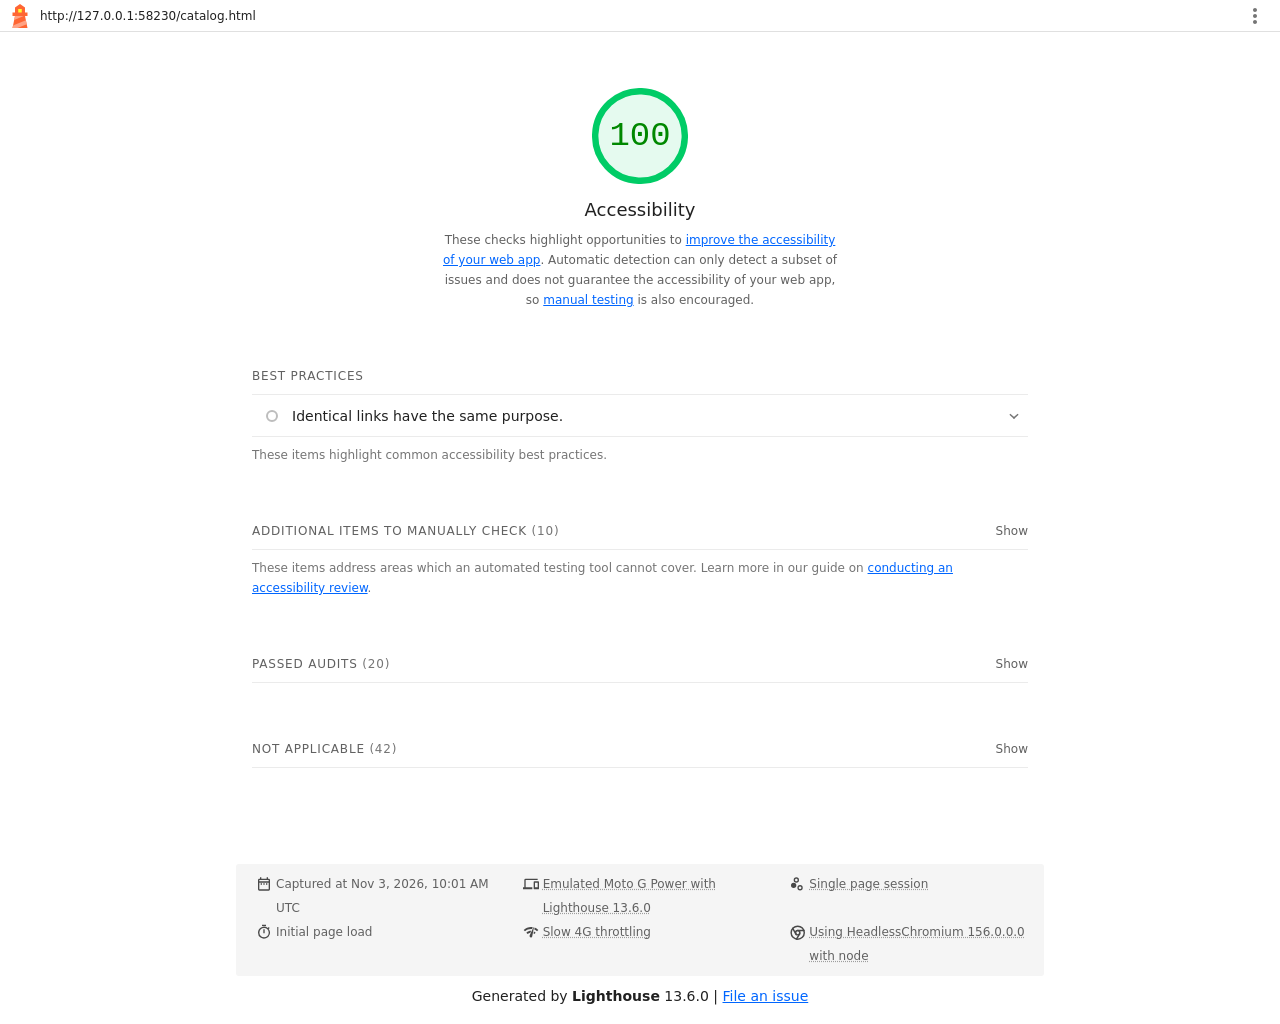
<file: lighthouse/catalog-mobile.html>
<!--
@license
Copyright 2018 Google LLC
SPDX-License-Identifier: Apache-2.0
-->
<!doctype html>
<html lang="en">
<head>
  <meta charset="utf-8">
  <meta name="viewport" content="width=device-width, initial-scale=1, minimum-scale=1">
  <link rel="icon" href='data:image/svg+xml;utf8,<svg fill="none" xmlns="http://www.w3.org/2000/svg" viewBox="0 0 48 48"><path d="m14 7 10-7 10 7v10h5v7h-5l5 24H9l5-24H9v-7h5V7Z" fill="%23F63"/><path d="M31.561 24H14l-1.689 8.105L31.561 24ZM18.983 48H9l1.022-4.907L35.723 32.27l1.663 7.98L18.983 48Z" fill="%23FFA385"/><path fill="%23FF3" d="M20.5 10h7v7h-7z"/></svg>'>
  <title>Lighthouse Report</title>
  <style>body {margin: 0}</style>
</head>
<body>
  <noscript>Lighthouse report requires JavaScript. Please enable.</noscript>

  <div id="lh-log"></div>

  <script>window.__LIGHTHOUSE_JSON__ = {"lighthouseVersion":"13.6.0","requestedUrl":"http://127.0.0.1:58230/catalog.html","mainDocumentUrl":"http://127.0.0.1:58230/catalog.html","finalDisplayedUrl":"http://127.0.0.1:58230/catalog.html","finalUrl":"http://127.0.0.1:58230/catalog.html","fetchTime":"2026-11-03T10:01:20.681Z","gatherMode":"navigation","runWarnings":[],"userAgent":"Mozilla/5.0 (Windows NT 10.0; Win64; x64) AppleWebKit/537.36 (KHTML, like Gecko) HeadlessChrome/156.0.0.0 Safari/537.36","environment":{"networkUserAgent":"Mozilla/5.0 (Linux; Android 11; moto g power (2022)) AppleWebKit/537.36 (KHTML, like Gecko) Chrome/156.0.0.0 Mobile Safari/537.36","hostUserAgent":"Mozilla/5.0 (Windows NT 10.0; Win64; x64) AppleWebKit/537.36 (KHTML, like Gecko) HeadlessChrome/156.0.0.0 Safari/537.36","benchmarkIndex":2426,"credits":{"axe-core":"4.14.0"}},"audits":{"accesskeys":{"id":"accesskeys","title":"`[accesskey]` values are unique","description":"Access keys let users quickly focus a part of the page. For proper navigation, each access key must be unique. [Learn more about access keys](https://dequeuniversity.com/rules/axe/4.14/accesskeys).","score":null,"scoreDisplayMode":"notApplicable"},"aria-allowed-attr":{"id":"aria-allowed-attr","title":"`[aria-*]` attributes match their roles","description":"Each ARIA `role` supports a specific subset of `aria-*` attributes. Mismatching these invalidates the `aria-*` attributes. [Learn how to match ARIA attributes to their roles](https://dequeuniversity.com/rules/axe/4.14/aria-allowed-attr).","score":1,"scoreDisplayMode":"binary","details":{"type":"table","headings":[{"key":"node","valueType":"node","subItemsHeading":{"key":"relatedNode","valueType":"node"},"label":"Failing Elements"}],"items":[]}},"aria-allowed-role":{"id":"aria-allowed-role","title":"Uses ARIA roles only on compatible elements","description":"Many HTML elements can only be assigned certain ARIA roles. Using ARIA roles where they are not allowed can interfere with the accessibility of the web page. [Learn more about ARIA roles](https://dequeuniversity.com/rules/axe/4.14/aria-allowed-role).","score":null,"scoreDisplayMode":"notApplicable"},"aria-command-name":{"id":"aria-command-name","title":"`button`, `link`, and `menuitem` elements have accessible names","description":"When an element doesn't have an accessible name, screen readers announce it with a generic name, making it unusable for users who rely on screen readers. [Learn how to make command elements more accessible](https://dequeuniversity.com/rules/axe/4.14/aria-command-name).","score":null,"scoreDisplayMode":"notApplicable"},"aria-conditional-attr":{"id":"aria-conditional-attr","title":"ARIA attributes are used as specified for the element's role","description":"Some ARIA attributes are only allowed on an element under certain conditions. [Learn more about conditional ARIA attributes](https://dequeuniversity.com/rules/axe/4.14/aria-conditional-attr).","score":1,"scoreDisplayMode":"binary","details":{"type":"table","headings":[{"key":"node","valueType":"node","subItemsHeading":{"key":"relatedNode","valueType":"node"},"label":"Failing Elements"}],"items":[]}},"aria-deprecated-role":{"id":"aria-deprecated-role","title":"Deprecated ARIA roles were not used","description":"Deprecated ARIA roles may not be processed correctly by assistive technology. [Learn more about deprecated ARIA roles](https://dequeuniversity.com/rules/axe/4.14/aria-deprecated-role).","score":null,"scoreDisplayMode":"notApplicable"},"aria-dialog-name":{"id":"aria-dialog-name","title":"Elements with `role=\"dialog\"` or `role=\"alertdialog\"` have accessible names.","description":"ARIA dialog elements without accessible names may prevent screen readers users from discerning the purpose of these elements. [Learn how to make ARIA dialog elements more accessible](https://dequeuniversity.com/rules/axe/4.14/aria-dialog-name).","score":null,"scoreDisplayMode":"notApplicable"},"aria-hidden-body":{"id":"aria-hidden-body","title":"`[aria-hidden=\"true\"]` is not present on the document `\u003cbody>`","description":"Assistive technologies, like screen readers, work inconsistently when `aria-hidden=\"true\"` is set on the document `\u003cbody>`. [Learn how `aria-hidden` affects the document body](https://dequeuniversity.com/rules/axe/4.14/aria-hidden-body).","score":1,"scoreDisplayMode":"binary","details":{"type":"table","headings":[{"key":"node","valueType":"node","subItemsHeading":{"key":"relatedNode","valueType":"node"},"label":"Failing Elements"}],"items":[]}},"aria-hidden-focus":{"id":"aria-hidden-focus","title":"`[aria-hidden=\"true\"]` elements do not contain focusable descendents","description":"Focusable descendents within an `[aria-hidden=\"true\"]` element prevent those interactive elements from being available to users of assistive technologies like screen readers. [Learn how `aria-hidden` affects focusable elements](https://dequeuniversity.com/rules/axe/4.14/aria-hidden-focus).","score":null,"scoreDisplayMode":"notApplicable"},"aria-input-field-name":{"id":"aria-input-field-name","title":"ARIA input fields have accessible names","description":"When an input field doesn't have an accessible name, screen readers announce it with a generic name, making it unusable for users who rely on screen readers. [Learn more about input field labels](https://dequeuniversity.com/rules/axe/4.14/aria-input-field-name).","score":null,"scoreDisplayMode":"notApplicable"},"aria-meter-name":{"id":"aria-meter-name","title":"ARIA `meter` elements have accessible names","description":"When a meter element doesn't have an accessible name, screen readers announce it with a generic name, making it unusable for users who rely on screen readers. [Learn how to name `meter` elements](https://dequeuniversity.com/rules/axe/4.14/aria-meter-name).","score":null,"scoreDisplayMode":"notApplicable"},"aria-progressbar-name":{"id":"aria-progressbar-name","title":"ARIA `progressbar` elements have accessible names","description":"When a `progressbar` element doesn't have an accessible name, screen readers announce it with a generic name, making it unusable for users who rely on screen readers. [Learn how to label `progressbar` elements](https://dequeuniversity.com/rules/axe/4.14/aria-progressbar-name).","score":null,"scoreDisplayMode":"notApplicable"},"aria-prohibited-attr":{"id":"aria-prohibited-attr","title":"Elements use only permitted ARIA attributes","description":"Using ARIA attributes in roles where they are prohibited can mean that important information is not communicated to users of assistive technologies. [Learn more about prohibited ARIA roles](https://dequeuniversity.com/rules/axe/4.14/aria-prohibited-attr).","score":1,"scoreDisplayMode":"binary","details":{"type":"table","headings":[{"key":"node","valueType":"node","subItemsHeading":{"key":"relatedNode","valueType":"node"},"label":"Failing Elements"}],"items":[]}},"aria-required-attr":{"id":"aria-required-attr","title":"`[role]`s have all required `[aria-*]` attributes","description":"Some ARIA roles have required attributes that describe the state of the element to screen readers. [Learn more about roles and required attributes](https://dequeuniversity.com/rules/axe/4.14/aria-required-attr).","score":null,"scoreDisplayMode":"notApplicable"},"aria-required-children":{"id":"aria-required-children","title":"Elements with an ARIA `[role]` that require children to contain a specific `[role]` have all required children.","description":"Some ARIA parent roles must contain specific child roles to perform their intended accessibility functions. [Learn more about roles and required children elements](https://dequeuniversity.com/rules/axe/4.14/aria-required-children).","score":null,"scoreDisplayMode":"notApplicable"},"aria-required-parent":{"id":"aria-required-parent","title":"`[role]`s are contained by their required parent element","description":"Some ARIA child roles must be contained by specific parent roles to properly perform their intended accessibility functions. [Learn more about ARIA roles and required parent element](https://dequeuniversity.com/rules/axe/4.14/aria-required-parent).","score":null,"scoreDisplayMode":"notApplicable"},"aria-roles":{"id":"aria-roles","title":"`[role]` values are valid","description":"ARIA roles must have valid values in order to perform their intended accessibility functions. [Learn more about valid ARIA roles](https://dequeuniversity.com/rules/axe/4.14/aria-roles).","score":null,"scoreDisplayMode":"notApplicable"},"aria-text":{"id":"aria-text","title":"Elements with the `role=text` attribute do not have focusable descendents.","description":"Adding `role=text` around a text node split by markup enables VoiceOver to treat it as one phrase, but the element's focusable descendents will not be announced. [Learn more about the `role=text` attribute](https://dequeuniversity.com/rules/axe/4.14/aria-text).","score":null,"scoreDisplayMode":"notApplicable"},"aria-toggle-field-name":{"id":"aria-toggle-field-name","title":"ARIA toggle fields have accessible names","description":"When a toggle field doesn't have an accessible name, screen readers announce it with a generic name, making it unusable for users who rely on screen readers. [Learn more about toggle fields](https://dequeuniversity.com/rules/axe/4.14/aria-toggle-field-name).","score":null,"scoreDisplayMode":"notApplicable"},"aria-tooltip-name":{"id":"aria-tooltip-name","title":"ARIA `tooltip` elements have accessible names","description":"When a tooltip element doesn't have an accessible name, screen readers announce it with a generic name, making it unusable for users who rely on screen readers. [Learn how to name `tooltip` elements](https://dequeuniversity.com/rules/axe/4.14/aria-tooltip-name).","score":null,"scoreDisplayMode":"notApplicable"},"aria-treeitem-name":{"id":"aria-treeitem-name","title":"ARIA `treeitem` elements have accessible names","description":"When a `treeitem` element doesn't have an accessible name, screen readers announce it with a generic name, making it unusable for users who rely on screen readers. [Learn more about labeling `treeitem` elements](https://dequeuniversity.com/rules/axe/4.14/aria-treeitem-name).","score":null,"scoreDisplayMode":"notApplicable"},"aria-valid-attr-value":{"id":"aria-valid-attr-value","title":"`[aria-*]` attributes have valid values","description":"Assistive technologies, like screen readers, can't interpret ARIA attributes with invalid values. [Learn more about valid values for ARIA attributes](https://dequeuniversity.com/rules/axe/4.14/aria-valid-attr-value).","score":1,"scoreDisplayMode":"binary","details":{"type":"table","headings":[{"key":"node","valueType":"node","subItemsHeading":{"key":"relatedNode","valueType":"node"},"label":"Failing Elements"}],"items":[]}},"aria-valid-attr":{"id":"aria-valid-attr","title":"`[aria-*]` attributes are valid and not misspelled","description":"Assistive technologies, like screen readers, can't interpret ARIA attributes with invalid names. [Learn more about valid ARIA attributes](https://dequeuniversity.com/rules/axe/4.14/aria-valid-attr).","score":1,"scoreDisplayMode":"binary","details":{"type":"table","headings":[{"key":"node","valueType":"node","subItemsHeading":{"key":"relatedNode","valueType":"node"},"label":"Failing Elements"}],"items":[]}},"button-name":{"id":"button-name","title":"Buttons have an accessible name","description":"When a button doesn't have an accessible name, screen readers announce it as \"button\", making it unusable for users who rely on screen readers. [Learn how to make buttons more accessible](https://dequeuniversity.com/rules/axe/4.14/button-name).","score":1,"scoreDisplayMode":"binary","details":{"type":"table","headings":[{"key":"node","valueType":"node","subItemsHeading":{"key":"relatedNode","valueType":"node"},"label":"Failing Elements"}],"items":[]}},"bypass":{"id":"bypass","title":"The page contains a heading, skip link, or landmark region","description":"Adding ways to bypass repetitive content lets keyboard users navigate the page more efficiently. [Learn more about bypass blocks](https://dequeuniversity.com/rules/axe/4.14/bypass).","score":null,"scoreDisplayMode":"notApplicable"},"color-contrast":{"id":"color-contrast","title":"Background and foreground colors have a sufficient contrast ratio","description":"Low-contrast text is difficult or impossible for many users to read. [Learn how to provide sufficient color contrast](https://dequeuniversity.com/rules/axe/4.14/color-contrast).","score":1,"scoreDisplayMode":"binary","details":{"type":"table","headings":[{"key":"node","valueType":"node","subItemsHeading":{"key":"relatedNode","valueType":"node"},"label":"Failing Elements"}],"items":[]}},"definition-list":{"id":"definition-list","title":"`\u003cdl>`'s contain only properly-ordered `\u003cdt>` and `\u003cdd>` groups, `\u003cscript>`, `\u003ctemplate>` or `\u003cdiv>` elements.","description":"When definition lists are not properly marked up, screen readers may produce confusing or inaccurate output. [Learn how to structure definition lists correctly](https://dequeuniversity.com/rules/axe/4.14/definition-list).","score":null,"scoreDisplayMode":"notApplicable"},"dlitem":{"id":"dlitem","title":"Definition list items are wrapped in `\u003cdl>` elements","description":"Definition list items (`\u003cdt>` and `\u003cdd>`) must be wrapped in a parent `\u003cdl>` element to ensure that screen readers can properly announce them. [Learn how to structure definition lists correctly](https://dequeuniversity.com/rules/axe/4.14/dlitem).","score":null,"scoreDisplayMode":"notApplicable"},"document-title":{"id":"document-title","title":"Document has a `\u003ctitle>` element","description":"The title gives screen reader users an overview of the page, and search engine users rely on it heavily to determine if a page is relevant to their search. [Learn more about document titles](https://dequeuniversity.com/rules/axe/4.14/document-title).","score":1,"scoreDisplayMode":"binary","details":{"type":"table","headings":[{"key":"node","valueType":"node","subItemsHeading":{"key":"relatedNode","valueType":"node"},"label":"Failing Elements"}],"items":[]}},"duplicate-id-aria":{"id":"duplicate-id-aria","title":"ARIA IDs are unique","description":"The value of an ARIA ID must be unique to prevent other instances from being overlooked by assistive technologies. [Learn how to fix duplicate ARIA IDs](https://dequeuniversity.com/rules/axe/4.14/duplicate-id-aria).","score":null,"scoreDisplayMode":"notApplicable"},"empty-heading":{"id":"empty-heading","title":"All heading elements contain content.","description":"A heading with no content or inaccessible text prevent screen reader users from accessing information on the page's structure. [Learn more about headings](https://dequeuniversity.com/rules/axe/4.14/empty-heading).","score":null,"scoreDisplayMode":"notApplicable"},"form-field-multiple-labels":{"id":"form-field-multiple-labels","title":"No form fields have multiple labels","description":"Form fields with multiple labels can be confusingly announced by assistive technologies like screen readers which use either the first, the last, or all of the labels. [Learn how to use form labels](https://dequeuniversity.com/rules/axe/4.14/form-field-multiple-labels).","score":null,"scoreDisplayMode":"notApplicable"},"frame-title":{"id":"frame-title","title":"`\u003cframe>` or `\u003ciframe>` elements have a title","description":"Screen reader users rely on frame titles to describe the contents of frames. [Learn more about frame titles](https://dequeuniversity.com/rules/axe/4.14/frame-title).","score":null,"scoreDisplayMode":"notApplicable"},"heading-order":{"id":"heading-order","title":"Heading elements appear in a sequentially-descending order","description":"Properly ordered headings that do not skip levels convey the semantic structure of the page, making it easier to navigate and understand when using assistive technologies. [Learn more about heading order](https://dequeuniversity.com/rules/axe/4.14/heading-order).","score":1,"scoreDisplayMode":"binary","details":{"type":"table","headings":[{"key":"node","valueType":"node","subItemsHeading":{"key":"relatedNode","valueType":"node"},"label":"Failing Elements"}],"items":[]}},"html-has-lang":{"id":"html-has-lang","title":"`\u003chtml>` element has a `[lang]` attribute","description":"If a page doesn't specify a `lang` attribute, a screen reader assumes that the page is in the default language that the user chose when setting up the screen reader. If the page isn't actually in the default language, then the screen reader might not announce the page's text correctly. [Learn more about the `lang` attribute](https://dequeuniversity.com/rules/axe/4.14/html-has-lang).","score":1,"scoreDisplayMode":"binary","details":{"type":"table","headings":[{"key":"node","valueType":"node","subItemsHeading":{"key":"relatedNode","valueType":"node"},"label":"Failing Elements"}],"items":[]}},"html-lang-valid":{"id":"html-lang-valid","title":"`\u003chtml>` element has a valid value for its `[lang]` attribute","description":"Specifying a valid [BCP 47 language](https://www.w3.org/International/questions/qa-choosing-language-tags#question) helps screen readers announce text properly. [Learn how to use the `lang` attribute](https://dequeuniversity.com/rules/axe/4.14/html-lang-valid).","score":1,"scoreDisplayMode":"binary","details":{"type":"table","headings":[{"key":"node","valueType":"node","subItemsHeading":{"key":"relatedNode","valueType":"node"},"label":"Failing Elements"}],"items":[]}},"html-xml-lang-mismatch":{"id":"html-xml-lang-mismatch","title":"`\u003chtml>` element has an `[xml:lang]` attribute with the same base language as the `[lang]` attribute.","description":"If the webpage does not specify a consistent language, then the screen reader might not announce the page's text correctly. [Learn more about the `lang` attribute](https://dequeuniversity.com/rules/axe/4.14/html-xml-lang-mismatch).","score":null,"scoreDisplayMode":"notApplicable"},"identical-links-same-purpose":{"id":"identical-links-same-purpose","title":"Identical links have the same purpose.","description":"Links with the same destination should have the same description, to help users understand the link's purpose and decide whether to follow it. [Learn more about identical links](https://dequeuniversity.com/rules/axe/4.14/identical-links-same-purpose).","score":1,"scoreDisplayMode":"informative","details":{"type":"table","headings":[{"key":"node","valueType":"node","subItemsHeading":{"key":"relatedNode","valueType":"node"},"label":"Failing Elements"}],"items":[{"node":{"type":"node","lhId":"1-0-A","path":"1,HTML,1,BODY,2,MAIN,2,SECTION,1,SECTION,1,DIV,0,ARTICLE,4,A","selector":"section.catalog-products > div.products-grid > article.product-card > a.button","boundingRect":{"top":1397,"bottom":1441,"left":33,"right":150,"width":117,"height":44},"snippet":"\u003ca class=\"button button--primary product-card__button\" href=\"product.html\">","nodeLabel":"Подробнее","explanation":"Fix all of the following:\n  Check that links have the same purpose, or are intentionally ambiguous."},"subItems":{"type":"subitems","items":[{"relatedNode":{"type":"node","lhId":"1-1-A","path":"1,HTML,1,BODY,2,MAIN,2,SECTION,1,SECTION,1,DIV,1,ARTICLE,5,A","selector":"section.catalog-products > div.products-grid > article.product-card > a.button","boundingRect":{"top":1883,"bottom":1927,"left":33,"right":150,"width":117,"height":44},"snippet":"\u003ca class=\"button button--primary product-card__button\" href=\"product-2.html\">","nodeLabel":"Подробнее"}},{"relatedNode":{"type":"node","lhId":"1-2-A","path":"1,HTML,1,BODY,2,MAIN,2,SECTION,1,SECTION,1,DIV,2,ARTICLE,4,A","selector":"section.catalog-products > div.products-grid > article.product-card > a.button","boundingRect":{"top":2392,"bottom":2436,"left":33,"right":150,"width":117,"height":44},"snippet":"\u003ca class=\"button button--primary product-card__button\" href=\"product-3.html\">","nodeLabel":"Подробнее"}}]}}],"debugData":{"type":"debugdata","impact":"minor","tags":["cat.semantics","wcag2aaa","wcag249"]}}},"image-alt":{"id":"image-alt","title":"Image elements have `[alt]` attributes","description":"Informative elements should aim for short, descriptive alternate text. Decorative elements can be ignored with an empty alt attribute. [Learn more about the `alt` attribute](https://dequeuniversity.com/rules/axe/4.14/image-alt).","score":1,"scoreDisplayMode":"binary","details":{"type":"table","headings":[{"key":"node","valueType":"node","subItemsHeading":{"key":"relatedNode","valueType":"node"},"label":"Failing Elements"}],"items":[]}},"image-redundant-alt":{"id":"image-redundant-alt","title":"Image elements do not have `[alt]` attributes that are redundant text.","description":"Informative elements should aim for short, descriptive alternative text. Alternative text that is exactly the same as the text adjacent to the link or image is potentially confusing for screen reader users, because the text will be read twice. [Learn more about the `alt` attribute](https://dequeuniversity.com/rules/axe/4.14/image-redundant-alt).","score":null,"scoreDisplayMode":"notApplicable"},"input-button-name":{"id":"input-button-name","title":"Input buttons have discernible text.","description":"Adding discernable and accessible text to input buttons may help screen reader users understand the purpose of the input button. [Learn more about input buttons](https://dequeuniversity.com/rules/axe/4.14/input-button-name).","score":null,"scoreDisplayMode":"notApplicable"},"input-image-alt":{"id":"input-image-alt","title":"`\u003cinput type=\"image\">` elements have `[alt]` text","description":"When an image is being used as an `\u003cinput>` button, providing alternative text can help screen reader users understand the purpose of the button. [Learn about input image alt text](https://dequeuniversity.com/rules/axe/4.14/input-image-alt).","score":null,"scoreDisplayMode":"notApplicable"},"label-content-name-mismatch":{"id":"label-content-name-mismatch","title":"Elements with visible text labels have matching accessible names.","description":"Visible text labels that do not match the accessible name can result in a confusing experience for screen reader users. [Learn more about accessible names](https://dequeuniversity.com/rules/axe/4.14/label-content-name-mismatch).","score":null,"scoreDisplayMode":"notApplicable"},"label":{"id":"label","title":"Form elements have associated labels","description":"Labels ensure that form controls are announced properly by assistive technologies, like screen readers. [Learn more about form element labels](https://dequeuniversity.com/rules/axe/4.14/label).","score":1,"scoreDisplayMode":"binary","details":{"type":"table","headings":[{"key":"node","valueType":"node","subItemsHeading":{"key":"relatedNode","valueType":"node"},"label":"Failing Elements"}],"items":[]}},"landmark-one-main":{"id":"landmark-one-main","title":"Document has a main landmark.","description":"One main landmark helps screen reader users navigate a web page. [Learn more about landmarks](https://dequeuniversity.com/rules/axe/4.14/landmark-one-main).","score":1,"scoreDisplayMode":"binary","details":{"type":"table","headings":[{"key":"node","valueType":"node","subItemsHeading":{"key":"relatedNode","valueType":"node"},"label":"Failing Elements"}],"items":[]}},"link-name":{"id":"link-name","title":"Links have a discernible name","description":"Link text (and alternate text for images, when used as links) that is discernible, unique, and focusable improves the navigation experience for screen reader users. [Learn how to make links accessible](https://dequeuniversity.com/rules/axe/4.14/link-name).","score":1,"scoreDisplayMode":"binary","details":{"type":"table","headings":[{"key":"node","valueType":"node","subItemsHeading":{"key":"relatedNode","valueType":"node"},"label":"Failing Elements"}],"items":[]}},"link-in-text-block":{"id":"link-in-text-block","title":"Links are distinguishable without relying on color.","description":"Low-contrast text is difficult or impossible for many users to read. Link text that is discernible improves the experience for users with low vision. [Learn how to make links distinguishable](https://dequeuniversity.com/rules/axe/4.14/link-in-text-block).","score":null,"scoreDisplayMode":"notApplicable"},"list":{"id":"list","title":"Lists contain only `\u003cli>` elements and script supporting elements (`\u003cscript>` and `\u003ctemplate>`).","description":"Screen readers have a specific way of announcing lists. Ensuring proper list structure aids screen reader output. [Learn more about proper list structure](https://dequeuniversity.com/rules/axe/4.14/list).","score":null,"scoreDisplayMode":"notApplicable"},"listitem":{"id":"listitem","title":"List items (`\u003cli>`) are contained within `\u003cul>`, `\u003col>` or `\u003cmenu>` parent elements","description":"Screen readers require list items (`\u003cli>`) to be contained within a parent `\u003cul>`, `\u003col>` or `\u003cmenu>` to be announced properly. [Learn more about proper list structure](https://dequeuniversity.com/rules/axe/4.14/listitem).","score":null,"scoreDisplayMode":"notApplicable"},"meta-refresh":{"id":"meta-refresh","title":"The document does not use `\u003cmeta http-equiv=\"refresh\">`","description":"Users do not expect a page to refresh automatically, and doing so will move focus back to the top of the page. This may create a frustrating or confusing experience. [Learn more about the refresh meta tag](https://dequeuniversity.com/rules/axe/4.14/meta-refresh).","score":null,"scoreDisplayMode":"notApplicable"},"meta-viewport":{"id":"meta-viewport","title":"`[user-scalable=\"no\"]` is not used in the `\u003cmeta name=\"viewport\">` element and the `[maximum-scale]` attribute is not less than 5.","description":"Disabling zooming is problematic for users with low vision who rely on screen magnification to properly see the contents of a web page. [Learn more about the viewport meta tag](https://dequeuniversity.com/rules/axe/4.14/meta-viewport).","score":1,"scoreDisplayMode":"binary","details":{"type":"table","headings":[{"key":"node","valueType":"node","subItemsHeading":{"key":"relatedNode","valueType":"node"},"label":"Failing Elements"}],"items":[]}},"object-alt":{"id":"object-alt","title":"`\u003cobject>` elements have alternate text","description":"Screen readers cannot translate non-text content. Adding alternate text to `\u003cobject>` elements helps screen readers convey meaning to users. [Learn more about alt text for `object` elements](https://dequeuniversity.com/rules/axe/4.14/object-alt).","score":null,"scoreDisplayMode":"notApplicable"},"select-name":{"id":"select-name","title":"Select elements have associated label elements.","description":"Form elements without effective labels can create frustrating experiences for screen reader users. [Learn more about the `select` element](https://dequeuniversity.com/rules/axe/4.14/select-name).","score":null,"scoreDisplayMode":"notApplicable"},"skip-link":{"id":"skip-link","title":"Skip links are focusable.","description":"Including a skip link can help users skip to the main content to save time. [Learn more about skip links](https://dequeuniversity.com/rules/axe/4.14/skip-link).","score":1,"scoreDisplayMode":"binary","details":{"type":"table","headings":[{"key":"node","valueType":"node","subItemsHeading":{"key":"relatedNode","valueType":"node"},"label":"Failing Elements"}],"items":[]}},"tabindex":{"id":"tabindex","title":"No element has a `[tabindex]` value greater than 0","description":"A value greater than 0 implies an explicit navigation ordering. Although technically valid, this often creates frustrating experiences for users who rely on assistive technologies. [Learn more about the `tabindex` attribute](https://dequeuniversity.com/rules/axe/4.14/tabindex).","score":1,"scoreDisplayMode":"binary","details":{"type":"table","headings":[{"key":"node","valueType":"node","subItemsHeading":{"key":"relatedNode","valueType":"node"},"label":"Failing Elements"}],"items":[]}},"table-duplicate-name":{"id":"table-duplicate-name","title":"Tables have different content in the summary attribute and `\u003ccaption>`.","description":"The summary attribute should describe the table structure, while `\u003ccaption>` should have the onscreen title. Accurate table mark-up helps users of screen readers. [Learn more about summary and caption](https://dequeuniversity.com/rules/axe/4.14/table-duplicate-name).","score":null,"scoreDisplayMode":"notApplicable"},"table-fake-caption":{"id":"table-fake-caption","title":"Tables use `\u003ccaption>` instead of cells with the `[colspan]` attribute to indicate a caption.","description":"Screen readers have features to make navigating tables easier. Ensuring that tables use the actual caption element instead of cells with the `[colspan]` attribute may improve the experience for screen reader users. [Learn more about captions](https://dequeuniversity.com/rules/axe/4.14/table-fake-caption).","score":null,"scoreDisplayMode":"notApplicable"},"target-size":{"id":"target-size","title":"Touch targets have sufficient size and spacing.","description":"Touch targets with sufficient size and spacing help users who may have difficulty targeting small controls to activate the targets. [Learn more about touch targets](https://dequeuniversity.com/rules/axe/4.14/target-size).","score":1,"scoreDisplayMode":"binary","details":{"type":"table","headings":[{"key":"node","valueType":"node","subItemsHeading":{"key":"relatedNode","valueType":"node"},"label":"Failing Elements"}],"items":[]}},"td-has-header":{"id":"td-has-header","title":"`\u003ctd>` elements in a large `\u003ctable>` have one or more table headers.","description":"Screen readers have features to make navigating tables easier. Ensuring that `\u003ctd>` elements in a large table (3 or more cells in width and height) have an associated table header may improve the experience for screen reader users. [Learn more about table headers](https://dequeuniversity.com/rules/axe/4.14/td-has-header).","score":null,"scoreDisplayMode":"notApplicable"},"td-headers-attr":{"id":"td-headers-attr","title":"Cells in a `\u003ctable>` element that use the `[headers]` attribute refer to table cells within the same table.","description":"Screen readers have features to make navigating tables easier. Ensuring `\u003ctd>` cells using the `[headers]` attribute only refer to other cells in the same table may improve the experience for screen reader users. [Learn more about the `headers` attribute](https://dequeuniversity.com/rules/axe/4.14/td-headers-attr).","score":null,"scoreDisplayMode":"notApplicable"},"th-has-data-cells":{"id":"th-has-data-cells","title":"`\u003cth>` elements and elements with `[role=\"columnheader\"/\"rowheader\"]` have data cells they describe.","description":"Screen readers have features to make navigating tables easier. Ensuring table headers always refer to some set of cells may improve the experience for screen reader users. [Learn more about table headers](https://dequeuniversity.com/rules/axe/4.14/th-has-data-cells).","score":null,"scoreDisplayMode":"notApplicable"},"valid-lang":{"id":"valid-lang","title":"`[lang]` attributes have a valid value","description":"Specifying a valid [BCP 47 language](https://www.w3.org/International/questions/qa-choosing-language-tags#question) on elements helps ensure that text is pronounced correctly by a screen reader. [Learn how to use the `lang` attribute](https://dequeuniversity.com/rules/axe/4.14/valid-lang).","score":null,"scoreDisplayMode":"notApplicable"},"video-caption":{"id":"video-caption","title":"`\u003cvideo>` elements contain a `\u003ctrack>` element with `[kind=\"captions\"]`","description":"When a video provides a caption it is easier for deaf and hearing impaired users to access its information. [Learn more about video captions](https://dequeuniversity.com/rules/axe/4.14/video-caption).","score":null,"scoreDisplayMode":"notApplicable"},"custom-controls-labels":{"id":"custom-controls-labels","title":"Custom controls have associated labels","description":"Custom interactive controls have associated labels, provided by aria-label or aria-labelledby. [Learn more about custom controls and labels](https://developer.chrome.com/docs/lighthouse/accessibility/custom-controls-labels/).","score":null,"scoreDisplayMode":"manual"},"custom-controls-roles":{"id":"custom-controls-roles","title":"Custom controls have ARIA roles","description":"Custom interactive controls have appropriate ARIA roles. [Learn how to add roles to custom controls](https://developer.chrome.com/docs/lighthouse/accessibility/custom-control-roles/).","score":null,"scoreDisplayMode":"manual"},"focus-traps":{"id":"focus-traps","title":"User focus is not accidentally trapped in a region","description":"A user can tab into and out of any control or region without accidentally trapping their focus. [Learn how to avoid focus traps](https://developer.chrome.com/docs/lighthouse/accessibility/focus-traps/).","score":null,"scoreDisplayMode":"manual"},"focusable-controls":{"id":"focusable-controls","title":"Interactive controls are keyboard focusable","description":"Custom interactive controls are keyboard focusable and display a focus indicator. [Learn how to make custom controls focusable](https://developer.chrome.com/docs/lighthouse/accessibility/focusable-controls/).","score":null,"scoreDisplayMode":"manual"},"interactive-element-affordance":{"id":"interactive-element-affordance","title":"Interactive elements indicate their purpose and state","description":"Interactive elements, such as links and buttons, should indicate their state and be distinguishable from non-interactive elements. [Learn how to decorate interactive elements with affordance hints](https://developer.chrome.com/docs/lighthouse/accessibility/interactive-element-affordance/).","score":null,"scoreDisplayMode":"manual"},"logical-tab-order":{"id":"logical-tab-order","title":"The page has a logical tab order","description":"Tabbing through the page follows the visual layout. Users cannot focus elements that are offscreen. [Learn more about logical tab ordering](https://developer.chrome.com/docs/lighthouse/accessibility/logical-tab-order/).","score":null,"scoreDisplayMode":"manual"},"managed-focus":{"id":"managed-focus","title":"The user's focus is directed to new content added to the page","description":"If new content, such as a dialog, is added to the page, the user's focus is directed to it. [Learn how to direct focus to new content](https://developer.chrome.com/docs/lighthouse/accessibility/managed-focus/).","score":null,"scoreDisplayMode":"manual"},"offscreen-content-hidden":{"id":"offscreen-content-hidden","title":"Offscreen content is hidden from assistive technology","description":"Offscreen content is hidden with display: none or aria-hidden=true. [Learn how to properly hide offscreen content](https://developer.chrome.com/docs/lighthouse/accessibility/offscreen-content-hidden/).","score":null,"scoreDisplayMode":"manual"},"use-landmarks":{"id":"use-landmarks","title":"HTML5 landmark elements are used to improve navigation","description":"Landmark elements (`\u003cmain>`, `\u003cnav>`, etc.) are used to improve the keyboard navigation of the page for assistive technology. [Learn more about landmark elements](https://developer.chrome.com/docs/lighthouse/accessibility/use-landmarks/).","score":null,"scoreDisplayMode":"manual"},"visual-order-follows-dom":{"id":"visual-order-follows-dom","title":"Visual order on the page follows DOM order","description":"DOM order matches the visual order, improving navigation for assistive technology. [Learn more about DOM and visual ordering](https://developer.chrome.com/docs/lighthouse/accessibility/visual-order-follows-dom/).","score":null,"scoreDisplayMode":"manual"},"autocomplete-valid":{"id":"autocomplete-valid","title":"`autocomplete` attributes are used correctly","description":"The `autocomplete` attribute values must be valid and correctly applied for screen readers to function correctly. [Learn more about valid autocomplete values](https://dequeuniversity.com/rules/axe/4.14/autocomplete-valid).","score":null,"scoreDisplayMode":"notApplicable"},"presentation-role-conflict":{"id":"presentation-role-conflict","title":"Elements with `role=\"none\"` or `role=\"presentation\"` do not have conflicts","description":"There are certain cases where the semantic role of an element with `role=\"none\"` or `role=\"presentation\"` does not resolve to none or presentation. To ensure the element remains removed from the accessibility tree, you should not add any global ARIA attributes to the element or make it focusable. [Learn more about presentation role conflict](https://dequeuniversity.com/rules/axe/4.14/presentation-role-conflict).","score":null,"scoreDisplayMode":"notApplicable"},"svg-img-alt":{"id":"svg-img-alt","title":"SVG elements with an `img` role have an accessible text alternative","description":"Ensures SVG elements with an `img`, `graphics-document` or `graphics-symbol` role have an accessible text alternative. [Learn more about SVG alt text](https://dequeuniversity.com/rules/axe/4.14/svg-img-alt).","score":null,"scoreDisplayMode":"notApplicable"}},"configSettings":{"output":"html","maxWaitForFcp":30000,"maxWaitForLoad":45000,"pauseAfterFcpMs":1000,"pauseAfterLoadMs":1000,"networkQuietThresholdMs":1000,"cpuQuietThresholdMs":1000,"formFactor":"mobile","throttling":{"rttMs":150,"throughputKbps":1638.4,"requestLatencyMs":562.5,"downloadThroughputKbps":1474.5600000000002,"uploadThroughputKbps":675,"cpuSlowdownMultiplier":4},"throttlingMethod":"simulate","screenEmulation":{"mobile":true,"width":412,"height":823,"deviceScaleFactor":1.75,"disabled":false},"emulatedUserAgent":"Mozilla/5.0 (Linux; Android 11; moto g power (2022)) AppleWebKit/537.36 (KHTML, like Gecko) Chrome/136.0.0.0 Mobile Safari/537.36","auditMode":false,"gatherMode":false,"clearStorageTypes":["file_systems","shader_cache","service_workers","cache_storage"],"disableStorageReset":false,"debugNavigation":false,"channel":"node","usePassiveGathering":false,"disableFullPageScreenshot":false,"skipAboutBlank":false,"blankPage":"about:blank","ignoreStatusCode":false,"locale":"en-US","blockedUrlPatterns":null,"additionalTraceCategories":null,"extraHeaders":null,"precomputedLanternData":null,"onlyAudits":null,"onlyCategories":["accessibility"],"skipAudits":null},"categories":{"accessibility":{"title":"Accessibility","description":"These checks highlight opportunities to [improve the accessibility of your web app](https://developer.chrome.com/docs/lighthouse/accessibility/). Automatic detection can only detect a subset of issues and does not guarantee the accessibility of your web app, so [manual testing](https://web.dev/articles/how-to-review) is also encouraged.","manualDescription":"These items address areas which an automated testing tool cannot cover. Learn more in our guide on [conducting an accessibility review](https://web.dev/articles/how-to-review).","supportedModes":["navigation","snapshot"],"auditRefs":[{"id":"accesskeys","weight":0,"group":"a11y-navigation"},{"id":"aria-allowed-attr","weight":10,"group":"a11y-aria"},{"id":"aria-command-name","weight":0,"group":"a11y-aria"},{"id":"aria-conditional-attr","weight":7,"group":"a11y-aria"},{"id":"aria-deprecated-role","weight":0,"group":"a11y-aria"},{"id":"aria-dialog-name","weight":0,"group":"a11y-aria"},{"id":"aria-hidden-body","weight":10,"group":"a11y-aria"},{"id":"aria-hidden-focus","weight":0,"group":"a11y-aria"},{"id":"aria-input-field-name","weight":0,"group":"a11y-aria"},{"id":"aria-meter-name","weight":0,"group":"a11y-aria"},{"id":"aria-progressbar-name","weight":0,"group":"a11y-aria"},{"id":"aria-prohibited-attr","weight":7,"group":"a11y-aria"},{"id":"aria-required-attr","weight":0,"group":"a11y-aria"},{"id":"aria-required-children","weight":0,"group":"a11y-aria"},{"id":"aria-required-parent","weight":0,"group":"a11y-aria"},{"id":"aria-roles","weight":0,"group":"a11y-aria"},{"id":"aria-text","weight":0,"group":"a11y-aria"},{"id":"aria-toggle-field-name","weight":0,"group":"a11y-aria"},{"id":"aria-tooltip-name","weight":0,"group":"a11y-aria"},{"id":"aria-treeitem-name","weight":0,"group":"a11y-aria"},{"id":"aria-valid-attr-value","weight":10,"group":"a11y-aria"},{"id":"aria-valid-attr","weight":10,"group":"a11y-aria"},{"id":"button-name","weight":10,"group":"a11y-names-labels"},{"id":"bypass","weight":0,"group":"a11y-navigation"},{"id":"color-contrast","weight":7,"group":"a11y-color-contrast"},{"id":"definition-list","weight":0,"group":"a11y-tables-lists"},{"id":"dlitem","weight":0,"group":"a11y-tables-lists"},{"id":"document-title","weight":7,"group":"a11y-names-labels"},{"id":"duplicate-id-aria","weight":0,"group":"a11y-aria"},{"id":"form-field-multiple-labels","weight":0,"group":"a11y-names-labels"},{"id":"frame-title","weight":0,"group":"a11y-names-labels"},{"id":"heading-order","weight":3,"group":"a11y-navigation"},{"id":"html-has-lang","weight":7,"group":"a11y-language"},{"id":"html-lang-valid","weight":7,"group":"a11y-language"},{"id":"html-xml-lang-mismatch","weight":0,"group":"a11y-language"},{"id":"image-alt","weight":10,"group":"a11y-names-labels"},{"id":"input-button-name","weight":0,"group":"a11y-names-labels"},{"id":"input-image-alt","weight":0,"group":"a11y-names-labels"},{"id":"label","weight":10,"group":"a11y-names-labels"},{"id":"link-in-text-block","weight":0,"group":"a11y-color-contrast"},{"id":"link-name","weight":7,"group":"a11y-names-labels"},{"id":"list","weight":0,"group":"a11y-tables-lists"},{"id":"listitem","weight":0,"group":"a11y-tables-lists"},{"id":"meta-refresh","weight":0,"group":"a11y-best-practices"},{"id":"meta-viewport","weight":10,"group":"a11y-best-practices"},{"id":"object-alt","weight":0,"group":"a11y-names-labels"},{"id":"select-name","weight":0,"group":"a11y-names-labels"},{"id":"skip-link","weight":3,"group":"a11y-names-labels"},{"id":"tabindex","weight":7,"group":"a11y-navigation"},{"id":"target-size","weight":7,"group":"a11y-best-practices"},{"id":"td-headers-attr","weight":0,"group":"a11y-tables-lists"},{"id":"th-has-data-cells","weight":0,"group":"a11y-tables-lists"},{"id":"valid-lang","weight":0,"group":"a11y-language"},{"id":"video-caption","weight":0,"group":"a11y-audio-video"},{"id":"landmark-one-main","weight":3,"group":"a11y-best-practices"},{"id":"autocomplete-valid","weight":0,"group":"a11y-best-practices"},{"id":"presentation-role-conflict","weight":0,"group":"a11y-best-practices"},{"id":"svg-img-alt","weight":0,"group":"a11y-best-practices"},{"id":"focusable-controls","weight":0},{"id":"interactive-element-affordance","weight":0},{"id":"logical-tab-order","weight":0},{"id":"visual-order-follows-dom","weight":0},{"id":"focus-traps","weight":0},{"id":"managed-focus","weight":0},{"id":"use-landmarks","weight":0},{"id":"offscreen-content-hidden","weight":0},{"id":"custom-controls-labels","weight":0},{"id":"custom-controls-roles","weight":0},{"id":"table-duplicate-name","weight":0,"group":"a11y-best-practices"},{"id":"empty-heading","weight":0,"group":"a11y-best-practices"},{"id":"aria-allowed-role","weight":0,"group":"a11y-best-practices"},{"id":"image-redundant-alt","weight":0,"group":"a11y-names-labels"},{"id":"identical-links-same-purpose","weight":0,"group":"a11y-best-practices"},{"id":"label-content-name-mismatch","weight":0,"group":"hidden"},{"id":"table-fake-caption","weight":0,"group":"hidden"},{"id":"td-has-header","weight":0,"group":"hidden"}],"id":"accessibility","score":1}},"categoryGroups":{"metrics":{"title":"Metrics"},"insights":{"title":"Insights","description":"These insights are also available in the Chrome DevTools Performance Panel - [record a trace](https://developer.chrome.com/docs/devtools/performance/reference) to view more detailed information."},"diagnostics":{"title":"Diagnostics","description":"More information about the performance of your application. These numbers don't [directly affect](https://developer.chrome.com/docs/lighthouse/performance/performance-scoring/) the Performance score."},"a11y-best-practices":{"title":"Best practices","description":"These items highlight common accessibility best practices."},"a11y-color-contrast":{"title":"Contrast","description":"These are opportunities to improve the legibility of your content."},"a11y-names-labels":{"title":"Names and labels","description":"These are opportunities to improve the semantics of the controls in your application. This may enhance the experience for users of assistive technology, like a screen reader."},"a11y-navigation":{"title":"Navigation","description":"These are opportunities to improve keyboard navigation in your application."},"a11y-aria":{"title":"ARIA","description":"These are opportunities to improve the usage of ARIA in your application which may enhance the experience for users of assistive technology, like a screen reader."},"a11y-language":{"title":"Internationalization and localization","description":"These are opportunities to improve the interpretation of your content by users in different locales."},"a11y-audio-video":{"title":"Audio and video","description":"These are opportunities to provide alternative content for audio and video. This may improve the experience for users with hearing or vision impairments."},"a11y-tables-lists":{"title":"Tables and lists","description":"These are opportunities to improve the experience of reading tabular or list data using assistive technology, like a screen reader."},"seo-mobile":{"title":"Mobile Friendly","description":"Make sure your pages are mobile friendly so users don’t have to pinch or zoom in order to read the content pages. [Learn how to make pages mobile-friendly](https://developers.google.com/search/mobile-sites/)."},"seo-content":{"title":"Content Best Practices","description":"Format your HTML in a way that enables crawlers to better understand your app’s content."},"seo-crawl":{"title":"Crawling and Indexing","description":"To appear in search results, crawlers need access to your app."},"best-practices-trust-safety":{"title":"Trust and Safety"},"best-practices-ux":{"title":"User Experience"},"best-practices-browser-compat":{"title":"Browser Compatibility"},"best-practices-general":{"title":"General"},"webmcp":{"title":"WebMCP","description":"Audits validating WebMCP integration."},"agent-accessibility":{"title":"Agent Accessibility","description":"These audits highlight best practices for improving the accessibility of the website for AI agents."},"agent-discoverability":{"title":"Agent Discoverability","description":"These audits validate that websites expose discoverable resources, documentation, and catalogs for AI agents."},"hidden":{"title":""}},"stackPacks":[],"entities":[{"name":"127.0.0.1","origins":["http://127.0.0.1:58230"],"isFirstParty":true,"isUnrecognized":true}],"fullPageScreenshot":{"screenshot":{"data":"[data-uri]","width":412,"height":2681},"nodes":{"1-0-A":{"id":"","top":1397,"bottom":1441,"left":33,"right":150,"width":117,"height":44},"1-1-A":{"id":"","top":1883,"bottom":1927,"left":33,"right":150,"width":117,"height":44},"1-2-A":{"id":"","top":2392,"bottom":2436,"left":33,"right":150,"width":117,"height":44}}},"timing":{"entries":[{"startTime":14707.2,"name":"lh:config","duration":165.83,"entryType":"measure"},{"startTime":14709.17,"name":"lh:config:resolveArtifactsToDefns","duration":5.43,"entryType":"measure"},{"startTime":14873.17,"name":"lh:runner:gather","duration":5058.7,"entryType":"measure"},{"startTime":14955.51,"name":"lh:driver:connect","duration":13.17,"entryType":"measure"},{"startTime":14968.81,"name":"lh:driver:navigate","duration":9.11,"entryType":"measure"},{"startTime":14978.05,"name":"lh:gather:getBenchmarkIndex","duration":1009.19,"entryType":"measure"},{"startTime":15987.27,"name":"lh:gather:getVersion","duration":0.69,"entryType":"measure"},{"startTime":15987.98,"name":"lh:gather:getDevicePixelRatio","duration":1.05,"entryType":"measure"},{"startTime":15989.12,"name":"lh:prepare:navigationMode","duration":95.55,"entryType":"measure"},{"startTime":15989.69,"name":"lh:gather:getVersion","duration":0.41,"entryType":"measure"},{"startTime":16006,"name":"lh:storage:clearDataForOrigin","duration":34.14,"entryType":"measure"},{"startTime":16040.18,"name":"lh:storage:clearBrowserCaches","duration":42.71,"entryType":"measure"},{"startTime":16083.5,"name":"lh:gather:prepareThrottlingAndNetwork","duration":1.15,"entryType":"measure"},{"startTime":16089.2,"name":"lh:driver:navigate","duration":2446.49,"entryType":"measure"},{"startTime":18539.05,"name":"lh:computed:NetworkRecords","duration":0.49,"entryType":"measure"},{"startTime":18539.68,"name":"lh:gather:getArtifact:DevtoolsLog","duration":0.02,"entryType":"measure"},{"startTime":18539.71,"name":"lh:gather:getArtifact:Accessibility","duration":171.62,"entryType":"measure"},{"startTime":18711.39,"name":"lh:gather:getArtifact:NetworkUserAgent","duration":0.02,"entryType":"measure"},{"startTime":18711.42,"name":"lh:gather:getArtifact:Stacks","duration":9.7,"entryType":"measure"},{"startTime":18711.43,"name":"lh:gather:collectStacks","duration":9.66,"entryType":"measure"},{"startTime":18721.14,"name":"lh:gather:getArtifact:FullPageScreenshot","duration":1188.44,"entryType":"measure"},{"startTime":19905.49,"name":"lh:gather:getVersion","duration":0.71,"entryType":"measure"},{"startTime":19931.96,"name":"lh:runner:audit","duration":151.93,"entryType":"measure"},{"startTime":19931.97,"name":"lh:runner:auditing","duration":151.8,"entryType":"measure"},{"startTime":19932.69,"name":"lh:audit:accesskeys","duration":1.06,"entryType":"measure"},{"startTime":19934.13,"name":"lh:audit:aria-allowed-attr","duration":6.29,"entryType":"measure"},{"startTime":19940.89,"name":"lh:audit:aria-allowed-role","duration":1.34,"entryType":"measure"},{"startTime":19942.65,"name":"lh:audit:aria-command-name","duration":2.18,"entryType":"measure"},{"startTime":19945.7,"name":"lh:audit:aria-conditional-attr","duration":5.99,"entryType":"measure"},{"startTime":19952.12,"name":"lh:audit:aria-deprecated-role","duration":1.77,"entryType":"measure"},{"startTime":19954.33,"name":"lh:audit:aria-dialog-name","duration":1.04,"entryType":"measure"},{"startTime":19955.56,"name":"lh:audit:aria-hidden-body","duration":2.8,"entryType":"measure"},{"startTime":19958.54,"name":"lh:audit:aria-hidden-focus","duration":0.76,"entryType":"measure"},{"startTime":19959.46,"name":"lh:audit:aria-input-field-name","duration":1.01,"entryType":"measure"},{"startTime":19960.64,"name":"lh:audit:aria-meter-name","duration":2.98,"entryType":"measure"},{"startTime":19964.05,"name":"lh:audit:aria-progressbar-name","duration":2.18,"entryType":"measure"},{"startTime":19966.64,"name":"lh:audit:aria-prohibited-attr","duration":4.6,"entryType":"measure"},{"startTime":19971.42,"name":"lh:audit:aria-required-attr","duration":0.9,"entryType":"measure"},{"startTime":19972.5,"name":"lh:audit:aria-required-children","duration":1.05,"entryType":"measure"},{"startTime":19973.71,"name":"lh:audit:aria-required-parent","duration":0.92,"entryType":"measure"},{"startTime":19974.77,"name":"lh:audit:aria-roles","duration":0.84,"entryType":"measure"},{"startTime":19975.75,"name":"lh:audit:aria-text","duration":1.33,"entryType":"measure"},{"startTime":19977.25,"name":"lh:audit:aria-toggle-field-name","duration":2.04,"entryType":"measure"},{"startTime":19979.75,"name":"lh:audit:aria-tooltip-name","duration":1.66,"entryType":"measure"},{"startTime":19981.56,"name":"lh:audit:aria-treeitem-name","duration":1.03,"entryType":"measure"},{"startTime":19982.73,"name":"lh:audit:aria-valid-attr-value","duration":4.14,"entryType":"measure"},{"startTime":19987.01,"name":"lh:audit:aria-valid-attr","duration":1.94,"entryType":"measure"},{"startTime":19989.1,"name":"lh:audit:button-name","duration":2.23,"entryType":"measure"},{"startTime":19991.49,"name":"lh:audit:bypass","duration":4.11,"entryType":"measure"},{"startTime":19995.96,"name":"lh:audit:color-contrast","duration":3.32,"entryType":"measure"},{"startTime":19999.46,"name":"lh:audit:definition-list","duration":1.19,"entryType":"measure"},{"startTime":20000.79,"name":"lh:audit:dlitem","duration":1.02,"entryType":"measure"},{"startTime":20002.02,"name":"lh:audit:document-title","duration":1.84,"entryType":"measure"},{"startTime":20003.98,"name":"lh:audit:duplicate-id-aria","duration":1.7,"entryType":"measure"},{"startTime":20005.82,"name":"lh:audit:empty-heading","duration":1.73,"entryType":"measure"},{"startTime":20007.66,"name":"lh:audit:form-field-multiple-labels","duration":1.75,"entryType":"measure"},{"startTime":20009.54,"name":"lh:audit:frame-title","duration":1.29,"entryType":"measure"},{"startTime":20010.98,"name":"lh:audit:heading-order","duration":1.86,"entryType":"measure"},{"startTime":20012.99,"name":"lh:audit:html-has-lang","duration":2.33,"entryType":"measure"},{"startTime":20015.45,"name":"lh:audit:html-lang-valid","duration":13.69,"entryType":"measure"},{"startTime":20029.3,"name":"lh:audit:html-xml-lang-mismatch","duration":1.41,"entryType":"measure"},{"startTime":20030.86,"name":"lh:audit:identical-links-same-purpose","duration":2.19,"entryType":"measure"},{"startTime":20033.18,"name":"lh:audit:image-alt","duration":1.81,"entryType":"measure"},{"startTime":20035.12,"name":"lh:audit:image-redundant-alt","duration":1.87,"entryType":"measure"},{"startTime":20037.12,"name":"lh:audit:input-button-name","duration":1.21,"entryType":"measure"},{"startTime":20038.46,"name":"lh:audit:input-image-alt","duration":1.15,"entryType":"measure"},{"startTime":20039.73,"name":"lh:audit:label-content-name-mismatch","duration":1.24,"entryType":"measure"},{"startTime":20041.09,"name":"lh:audit:label","duration":1.74,"entryType":"measure"},{"startTime":20043.03,"name":"lh:audit:landmark-one-main","duration":2.34,"entryType":"measure"},{"startTime":20045.5,"name":"lh:audit:link-name","duration":1.83,"entryType":"measure"},{"startTime":20047.46,"name":"lh:audit:link-in-text-block","duration":1.23,"entryType":"measure"},{"startTime":20048.82,"name":"lh:audit:list","duration":1.27,"entryType":"measure"},{"startTime":20050.21,"name":"lh:audit:listitem","duration":1.28,"entryType":"measure"},{"startTime":20051.6,"name":"lh:audit:meta-refresh","duration":1.32,"entryType":"measure"},{"startTime":20053.05,"name":"lh:audit:meta-viewport","duration":1.82,"entryType":"measure"},{"startTime":20054.98,"name":"lh:audit:object-alt","duration":1.29,"entryType":"measure"},{"startTime":20056.39,"name":"lh:audit:select-name","duration":1.35,"entryType":"measure"},{"startTime":20057.86,"name":"lh:audit:skip-link","duration":1.64,"entryType":"measure"},{"startTime":20059.63,"name":"lh:audit:tabindex","duration":1.83,"entryType":"measure"},{"startTime":20061.6,"name":"lh:audit:table-duplicate-name","duration":2.1,"entryType":"measure"},{"startTime":20064.07,"name":"lh:audit:table-fake-caption","duration":1.77,"entryType":"measure"},{"startTime":20065.98,"name":"lh:audit:target-size","duration":1.89,"entryType":"measure"},{"startTime":20068.01,"name":"lh:audit:td-has-header","duration":1.73,"entryType":"measure"},{"startTime":20069.88,"name":"lh:audit:td-headers-attr","duration":1.81,"entryType":"measure"},{"startTime":20071.83,"name":"lh:audit:th-has-data-cells","duration":1.81,"entryType":"measure"},{"startTime":20073.77,"name":"lh:audit:valid-lang","duration":1.74,"entryType":"measure"},{"startTime":20075.65,"name":"lh:audit:video-caption","duration":1.91,"entryType":"measure"},{"startTime":20077.58,"name":"lh:audit:custom-controls-labels","duration":0.04,"entryType":"measure"},{"startTime":20077.63,"name":"lh:audit:custom-controls-roles","duration":0.01,"entryType":"measure"},{"startTime":20077.64,"name":"lh:audit:focus-traps","duration":0,"entryType":"measure"},{"startTime":20077.65,"name":"lh:audit:focusable-controls","duration":0,"entryType":"measure"},{"startTime":20077.65,"name":"lh:audit:interactive-element-affordance","duration":0.03,"entryType":"measure"},{"startTime":20077.74,"name":"lh:audit:logical-tab-order","duration":0.01,"entryType":"measure"},{"startTime":20077.76,"name":"lh:audit:managed-focus","duration":0.01,"entryType":"measure"},{"startTime":20077.76,"name":"lh:audit:offscreen-content-hidden","duration":0,"entryType":"measure"},{"startTime":20077.77,"name":"lh:audit:use-landmarks","duration":0,"entryType":"measure"},{"startTime":20077.78,"name":"lh:audit:visual-order-follows-dom","duration":0,"entryType":"measure"},{"startTime":20077.95,"name":"lh:audit:autocomplete-valid","duration":1.82,"entryType":"measure"},{"startTime":20079.98,"name":"lh:audit:presentation-role-conflict","duration":1.84,"entryType":"measure"},{"startTime":20081.94,"name":"lh:audit:svg-img-alt","duration":1.8,"entryType":"measure"},{"startTime":20083.78,"name":"lh:runner:generate","duration":0.1,"entryType":"measure"},{"startTime":20084.03,"name":"lh:computed:EntityClassification","duration":0.21,"entryType":"measure"}],"total":5210.63},"i18n":{"rendererFormattedStrings":{"calculatorLink":"See calculator.","collapseView":"Collapse view","crcInitialNavigation":"Initial Navigation","crcLongestDurationLabel":"Maximum critical path latency:","dropdownCopyJSON":"Copy JSON","dropdownDarkTheme":"Toggle Dark Theme","dropdownPrintExpanded":"Print Expanded","dropdownPrintSummary":"Print Summary","dropdownSaveGist":"Save as Gist","dropdownSaveHTML":"Save as HTML","dropdownSaveJSON":"Save as JSON","dropdownViewUnthrottledTrace":"View Unthrottled Trace","dropdownViewer":"Open in Viewer","errorLabel":"Error!","errorMissingAuditInfo":"Report error: no audit information","expandView":"Expand view","firstPartyChipLabel":"1st party","footerIssue":"File an issue","hide":"Hide","labDataTitle":"Lab Data","lsPerformanceCategoryDescription":"[Lighthouse](https://developers.google.com/web/tools/lighthouse/) analysis of the current page on an emulated mobile network. Values are estimated and may vary.","manualAuditsGroupTitle":"Additional items to manually check","notApplicableAuditsGroupTitle":"Not applicable","openInANewTabTooltip":"Open in a new tab","opportunityResourceColumnLabel":"Opportunity","opportunitySavingsColumnLabel":"Estimated Savings","passedAuditsGroupTitle":"Passed audits","runtimeAnalysisWindow":"Initial page load","runtimeAnalysisWindowSnapshot":"Point-in-time snapshot","runtimeAnalysisWindowTimespan":"User interactions timespan","runtimeCustom":"Custom throttling","runtimeDesktopEmulation":"Emulated Desktop","runtimeMobileEmulation":"Emulated Moto G Power","runtimeNoEmulation":"No emulation","runtimeSettingsArdVersion":"ARD version","runtimeSettingsAxeVersion":"Axe version","runtimeSettingsBenchmark":"Unthrottled CPU/Memory Power","runtimeSettingsCPUThrottling":"CPU throttling","runtimeSettingsDevice":"Device","runtimeSettingsNetworkThrottling":"Network throttling","runtimeSettingsScreenEmulation":"Screen emulation","runtimeSettingsUANetwork":"User agent (network)","runtimeSingleLoad":"Single page session","runtimeSingleLoadTooltip":"This data is taken from a single page session, as opposed to field data summarizing many sessions.","runtimeSlow4g":"Slow 4G throttling","runtimeUnknown":"Unknown","show":"Show","showRelevantAudits":"Show audits relevant to:","snippetCollapseButtonLabel":"Collapse snippet","snippetExpandButtonLabel":"Expand snippet","thirdPartyResourcesLabel":"Show 3rd-party resources","throttlingProvided":"Provided by environment","toplevelWarningsMessage":"There were issues affecting this run of Lighthouse:","unattributable":"Unattributable","unscoredLabel":"Unscored","unscoredTitle":"This audit does not contribute to the overall category score.","varianceDisclaimer":"Values are estimated and may vary. The [performance score is calculated](https://developer.chrome.com/docs/lighthouse/performance/performance-scoring/) directly from these metrics.","viewTraceLabel":"View Trace","viewTreemapLabel":"View Treemap","warningAuditsGroupTitle":"Passed audits but with warnings","warningHeader":"Warnings: "},"icuMessagePaths":{"core/audits/accessibility/accesskeys.js | title":["audits.accesskeys.title"],"core/audits/accessibility/accesskeys.js | description":["audits.accesskeys.description"],"core/audits/accessibility/aria-allowed-attr.js | title":["audits[aria-allowed-attr].title"],"core/audits/accessibility/aria-allowed-attr.js | description":["audits[aria-allowed-attr].description"],"core/lib/i18n/i18n.js | columnFailingElem":["audits[aria-allowed-attr].details.headings[0].label","audits[aria-conditional-attr].details.headings[0].label","audits[aria-hidden-body].details.headings[0].label","audits[aria-prohibited-attr].details.headings[0].label","audits[aria-valid-attr-value].details.headings[0].label","audits[aria-valid-attr].details.headings[0].label","audits[button-name].details.headings[0].label","audits[color-contrast].details.headings[0].label","audits[document-title].details.headings[0].label","audits[heading-order].details.headings[0].label","audits[html-has-lang].details.headings[0].label","audits[html-lang-valid].details.headings[0].label","audits[identical-links-same-purpose].details.headings[0].label","audits[image-alt].details.headings[0].label","audits.label.details.headings[0].label","audits[landmark-one-main].details.headings[0].label","audits[link-name].details.headings[0].label","audits[meta-viewport].details.headings[0].label","audits[skip-link].details.headings[0].label","audits.tabindex.details.headings[0].label","audits[target-size].details.headings[0].label"],"core/audits/accessibility/aria-allowed-role.js | title":["audits[aria-allowed-role].title"],"core/audits/accessibility/aria-allowed-role.js | description":["audits[aria-allowed-role].description"],"core/audits/accessibility/aria-command-name.js | title":["audits[aria-command-name].title"],"core/audits/accessibility/aria-command-name.js | description":["audits[aria-command-name].description"],"core/audits/accessibility/aria-conditional-attr.js | title":["audits[aria-conditional-attr].title"],"core/audits/accessibility/aria-conditional-attr.js | description":["audits[aria-conditional-attr].description"],"core/audits/accessibility/aria-deprecated-role.js | title":["audits[aria-deprecated-role].title"],"core/audits/accessibility/aria-deprecated-role.js | description":["audits[aria-deprecated-role].description"],"core/audits/accessibility/aria-dialog-name.js | title":["audits[aria-dialog-name].title"],"core/audits/accessibility/aria-dialog-name.js | description":["audits[aria-dialog-name].description"],"core/audits/accessibility/aria-hidden-body.js | title":["audits[aria-hidden-body].title"],"core/audits/accessibility/aria-hidden-body.js | description":["audits[aria-hidden-body].description"],"core/audits/accessibility/aria-hidden-focus.js | title":["audits[aria-hidden-focus].title"],"core/audits/accessibility/aria-hidden-focus.js | description":["audits[aria-hidden-focus].description"],"core/audits/accessibility/aria-input-field-name.js | title":["audits[aria-input-field-name].title"],"core/audits/accessibility/aria-input-field-name.js | description":["audits[aria-input-field-name].description"],"core/audits/accessibility/aria-meter-name.js | title":["audits[aria-meter-name].title"],"core/audits/accessibility/aria-meter-name.js | description":["audits[aria-meter-name].description"],"core/audits/accessibility/aria-progressbar-name.js | title":["audits[aria-progressbar-name].title"],"core/audits/accessibility/aria-progressbar-name.js | description":["audits[aria-progressbar-name].description"],"core/audits/accessibility/aria-prohibited-attr.js | title":["audits[aria-prohibited-attr].title"],"core/audits/accessibility/aria-prohibited-attr.js | description":["audits[aria-prohibited-attr].description"],"core/audits/accessibility/aria-required-attr.js | title":["audits[aria-required-attr].title"],"core/audits/accessibility/aria-required-attr.js | description":["audits[aria-required-attr].description"],"core/audits/accessibility/aria-required-children.js | title":["audits[aria-required-children].title"],"core/audits/accessibility/aria-required-children.js | description":["audits[aria-required-children].description"],"core/audits/accessibility/aria-required-parent.js | title":["audits[aria-required-parent].title"],"core/audits/accessibility/aria-required-parent.js | description":["audits[aria-required-parent].description"],"core/audits/accessibility/aria-roles.js | title":["audits[aria-roles].title"],"core/audits/accessibility/aria-roles.js | description":["audits[aria-roles].description"],"core/audits/accessibility/aria-text.js | title":["audits[aria-text].title"],"core/audits/accessibility/aria-text.js | description":["audits[aria-text].description"],"core/audits/accessibility/aria-toggle-field-name.js | title":["audits[aria-toggle-field-name].title"],"core/audits/accessibility/aria-toggle-field-name.js | description":["audits[aria-toggle-field-name].description"],"core/audits/accessibility/aria-tooltip-name.js | title":["audits[aria-tooltip-name].title"],"core/audits/accessibility/aria-tooltip-name.js | description":["audits[aria-tooltip-name].description"],"core/audits/accessibility/aria-treeitem-name.js | title":["audits[aria-treeitem-name].title"],"core/audits/accessibility/aria-treeitem-name.js | description":["audits[aria-treeitem-name].description"],"core/audits/accessibility/aria-valid-attr-value.js | title":["audits[aria-valid-attr-value].title"],"core/audits/accessibility/aria-valid-attr-value.js | description":["audits[aria-valid-attr-value].description"],"core/audits/accessibility/aria-valid-attr.js | title":["audits[aria-valid-attr].title"],"core/audits/accessibility/aria-valid-attr.js | description":["audits[aria-valid-attr].description"],"core/audits/accessibility/button-name.js | title":["audits[button-name].title"],"core/audits/accessibility/button-name.js | description":["audits[button-name].description"],"core/audits/accessibility/bypass.js | title":["audits.bypass.title"],"core/audits/accessibility/bypass.js | description":["audits.bypass.description"],"core/audits/accessibility/color-contrast.js | title":["audits[color-contrast].title"],"core/audits/accessibility/color-contrast.js | description":["audits[color-contrast].description"],"core/audits/accessibility/definition-list.js | title":["audits[definition-list].title"],"core/audits/accessibility/definition-list.js | description":["audits[definition-list].description"],"core/audits/accessibility/dlitem.js | title":["audits.dlitem.title"],"core/audits/accessibility/dlitem.js | description":["audits.dlitem.description"],"core/audits/accessibility/document-title.js | title":["audits[document-title].title"],"core/audits/accessibility/document-title.js | description":["audits[document-title].description"],"core/audits/accessibility/duplicate-id-aria.js | title":["audits[duplicate-id-aria].title"],"core/audits/accessibility/duplicate-id-aria.js | description":["audits[duplicate-id-aria].description"],"core/audits/accessibility/empty-heading.js | title":["audits[empty-heading].title"],"core/audits/accessibility/empty-heading.js | description":["audits[empty-heading].description"],"core/audits/accessibility/form-field-multiple-labels.js | title":["audits[form-field-multiple-labels].title"],"core/audits/accessibility/form-field-multiple-labels.js | description":["audits[form-field-multiple-labels].description"],"core/audits/accessibility/frame-title.js | title":["audits[frame-title].title"],"core/audits/accessibility/frame-title.js | description":["audits[frame-title].description"],"core/audits/accessibility/heading-order.js | title":["audits[heading-order].title"],"core/audits/accessibility/heading-order.js | description":["audits[heading-order].description"],"core/audits/accessibility/html-has-lang.js | title":["audits[html-has-lang].title"],"core/audits/accessibility/html-has-lang.js | description":["audits[html-has-lang].description"],"core/audits/accessibility/html-lang-valid.js | title":["audits[html-lang-valid].title"],"core/audits/accessibility/html-lang-valid.js | description":["audits[html-lang-valid].description"],"core/audits/accessibility/html-xml-lang-mismatch.js | title":["audits[html-xml-lang-mismatch].title"],"core/audits/accessibility/html-xml-lang-mismatch.js | description":["audits[html-xml-lang-mismatch].description"],"core/audits/accessibility/identical-links-same-purpose.js | title":["audits[identical-links-same-purpose].title"],"core/audits/accessibility/identical-links-same-purpose.js | description":["audits[identical-links-same-purpose].description"],"core/audits/accessibility/image-alt.js | title":["audits[image-alt].title"],"core/audits/accessibility/image-alt.js | description":["audits[image-alt].description"],"core/audits/accessibility/image-redundant-alt.js | title":["audits[image-redundant-alt].title"],"core/audits/accessibility/image-redundant-alt.js | description":["audits[image-redundant-alt].description"],"core/audits/accessibility/input-button-name.js | title":["audits[input-button-name].title"],"core/audits/accessibility/input-button-name.js | description":["audits[input-button-name].description"],"core/audits/accessibility/input-image-alt.js | title":["audits[input-image-alt].title"],"core/audits/accessibility/input-image-alt.js | description":["audits[input-image-alt].description"],"core/audits/accessibility/label-content-name-mismatch.js | title":["audits[label-content-name-mismatch].title"],"core/audits/accessibility/label-content-name-mismatch.js | description":["audits[label-content-name-mismatch].description"],"core/audits/accessibility/label.js | title":["audits.label.title"],"core/audits/accessibility/label.js | description":["audits.label.description"],"core/audits/accessibility/landmark-one-main.js | title":["audits[landmark-one-main].title"],"core/audits/accessibility/landmark-one-main.js | description":["audits[landmark-one-main].description"],"core/audits/accessibility/link-name.js | title":["audits[link-name].title"],"core/audits/accessibility/link-name.js | description":["audits[link-name].description"],"core/audits/accessibility/link-in-text-block.js | title":["audits[link-in-text-block].title"],"core/audits/accessibility/link-in-text-block.js | description":["audits[link-in-text-block].description"],"core/audits/accessibility/list.js | title":["audits.list.title"],"core/audits/accessibility/list.js | description":["audits.list.description"],"core/audits/accessibility/listitem.js | title":["audits.listitem.title"],"core/audits/accessibility/listitem.js | description":["audits.listitem.description"],"core/audits/accessibility/meta-refresh.js | title":["audits[meta-refresh].title"],"core/audits/accessibility/meta-refresh.js | description":["audits[meta-refresh].description"],"core/audits/accessibility/meta-viewport.js | title":["audits[meta-viewport].title"],"core/audits/accessibility/meta-viewport.js | description":["audits[meta-viewport].description"],"core/audits/accessibility/object-alt.js | title":["audits[object-alt].title"],"core/audits/accessibility/object-alt.js | description":["audits[object-alt].description"],"core/audits/accessibility/select-name.js | title":["audits[select-name].title"],"core/audits/accessibility/select-name.js | description":["audits[select-name].description"],"core/audits/accessibility/skip-link.js | title":["audits[skip-link].title"],"core/audits/accessibility/skip-link.js | description":["audits[skip-link].description"],"core/audits/accessibility/tabindex.js | title":["audits.tabindex.title"],"core/audits/accessibility/tabindex.js | description":["audits.tabindex.description"],"core/audits/accessibility/table-duplicate-name.js | title":["audits[table-duplicate-name].title"],"core/audits/accessibility/table-duplicate-name.js | description":["audits[table-duplicate-name].description"],"core/audits/accessibility/table-fake-caption.js | title":["audits[table-fake-caption].title"],"core/audits/accessibility/table-fake-caption.js | description":["audits[table-fake-caption].description"],"core/audits/accessibility/target-size.js | title":["audits[target-size].title"],"core/audits/accessibility/target-size.js | description":["audits[target-size].description"],"core/audits/accessibility/td-has-header.js | title":["audits[td-has-header].title"],"core/audits/accessibility/td-has-header.js | description":["audits[td-has-header].description"],"core/audits/accessibility/td-headers-attr.js | title":["audits[td-headers-attr].title"],"core/audits/accessibility/td-headers-attr.js | description":["audits[td-headers-attr].description"],"core/audits/accessibility/th-has-data-cells.js | title":["audits[th-has-data-cells].title"],"core/audits/accessibility/th-has-data-cells.js | description":["audits[th-has-data-cells].description"],"core/audits/accessibility/valid-lang.js | title":["audits[valid-lang].title"],"core/audits/accessibility/valid-lang.js | description":["audits[valid-lang].description"],"core/audits/accessibility/video-caption.js | title":["audits[video-caption].title"],"core/audits/accessibility/video-caption.js | description":["audits[video-caption].description"],"core/audits/accessibility/autocomplete-valid.js | title":["audits[autocomplete-valid].title"],"core/audits/accessibility/autocomplete-valid.js | description":["audits[autocomplete-valid].description"],"core/audits/accessibility/presentation-role-conflict.js | title":["audits[presentation-role-conflict].title"],"core/audits/accessibility/presentation-role-conflict.js | description":["audits[presentation-role-conflict].description"],"core/audits/accessibility/svg-img-alt.js | title":["audits[svg-img-alt].title"],"core/audits/accessibility/svg-img-alt.js | description":["audits[svg-img-alt].description"],"core/config/default-config.js | a11yCategoryTitle":["categories.accessibility.title"],"core/config/default-config.js | a11yCategoryDescription":["categories.accessibility.description"],"core/config/default-config.js | a11yCategoryManualDescription":["categories.accessibility.manualDescription"],"core/config/default-config.js | metricGroupTitle":["categoryGroups.metrics.title"],"core/config/default-config.js | insightsGroupTitle":["categoryGroups.insights.title"],"core/config/default-config.js | insightsGroupDescription":["categoryGroups.insights.description"],"core/config/default-config.js | diagnosticsGroupTitle":["categoryGroups.diagnostics.title"],"core/config/default-config.js | diagnosticsGroupDescription":["categoryGroups.diagnostics.description"],"core/config/default-config.js | a11yBestPracticesGroupTitle":["categoryGroups[a11y-best-practices].title"],"core/config/default-config.js | a11yBestPracticesGroupDescription":["categoryGroups[a11y-best-practices].description"],"core/config/default-config.js | a11yColorContrastGroupTitle":["categoryGroups[a11y-color-contrast].title"],"core/config/default-config.js | a11yColorContrastGroupDescription":["categoryGroups[a11y-color-contrast].description"],"core/config/default-config.js | a11yNamesLabelsGroupTitle":["categoryGroups[a11y-names-labels].title"],"core/config/default-config.js | a11yNamesLabelsGroupDescription":["categoryGroups[a11y-names-labels].description"],"core/config/default-config.js | a11yNavigationGroupTitle":["categoryGroups[a11y-navigation].title"],"core/config/default-config.js | a11yNavigationGroupDescription":["categoryGroups[a11y-navigation].description"],"core/config/default-config.js | a11yAriaGroupTitle":["categoryGroups[a11y-aria].title"],"core/config/default-config.js | a11yAriaGroupDescription":["categoryGroups[a11y-aria].description"],"core/config/default-config.js | a11yLanguageGroupTitle":["categoryGroups[a11y-language].title"],"core/config/default-config.js | a11yLanguageGroupDescription":["categoryGroups[a11y-language].description"],"core/config/default-config.js | a11yAudioVideoGroupTitle":["categoryGroups[a11y-audio-video].title"],"core/config/default-config.js | a11yAudioVideoGroupDescription":["categoryGroups[a11y-audio-video].description"],"core/config/default-config.js | a11yTablesListsVideoGroupTitle":["categoryGroups[a11y-tables-lists].title"],"core/config/default-config.js | a11yTablesListsVideoGroupDescription":["categoryGroups[a11y-tables-lists].description"],"core/config/default-config.js | seoMobileGroupTitle":["categoryGroups[seo-mobile].title"],"core/config/default-config.js | seoMobileGroupDescription":["categoryGroups[seo-mobile].description"],"core/config/default-config.js | seoContentGroupTitle":["categoryGroups[seo-content].title"],"core/config/default-config.js | seoContentGroupDescription":["categoryGroups[seo-content].description"],"core/config/default-config.js | seoCrawlingGroupTitle":["categoryGroups[seo-crawl].title"],"core/config/default-config.js | seoCrawlingGroupDescription":["categoryGroups[seo-crawl].description"],"core/config/default-config.js | bestPracticesTrustSafetyGroupTitle":["categoryGroups[best-practices-trust-safety].title"],"core/config/default-config.js | bestPracticesUXGroupTitle":["categoryGroups[best-practices-ux].title"],"core/config/default-config.js | bestPracticesBrowserCompatGroupTitle":["categoryGroups[best-practices-browser-compat].title"],"core/config/default-config.js | bestPracticesGeneralGroupTitle":["categoryGroups[best-practices-general].title"],"core/config/default-config.js | webmcpGroupTitle":["categoryGroups.webmcp.title"],"core/config/default-config.js | webmcpGroupDescription":["categoryGroups.webmcp.description"],"core/config/default-config.js | agentAccessibilityGroupTitle":["categoryGroups[agent-accessibility].title"],"core/config/default-config.js | agentAccessibilityGroupDescription":["categoryGroups[agent-accessibility].description"],"core/config/default-config.js | agentDiscoverabilityGroupTitle":["categoryGroups[agent-discoverability].title"],"core/config/default-config.js | agentDiscoverabilityGroupDescription":["categoryGroups[agent-discoverability].description"]}}};</script>
  <script>"use strict";(()=>{var Re=.8999999999999999,Ie=.5,Ne=.49999999999999994;function He(o){let e=Math.sign(o);o=Math.abs(o);let t=.254829592,n=-.284496736,r=1.421413741,i=-1.453152027,a=1.061405429,s=1/(1+.3275911*o),c=s*(t+s*(n+s*(r+s*(i+s*a))));return e*(1-c*Math.exp(-o*o))}function fe({median:o,p10:e},t){if(o<=0)throw new Error("median must be greater than zero");if(e<=0)throw new Error("p10 must be greater than zero");if(e>=o)throw new Error("p10 must be less than the median");if(t<=0)return 1;let n=.9061938024368232,r=Math.max(Number.MIN_VALUE,t/o),i=Math.log(r),a=Math.max(Number.MIN_VALUE,e/o),l=-Math.log(a),s=i*n/l,c=(1-He(s))/2,d;return t<=e?d=Math.max(.9,Math.min(1,c)):t<=o?d=Math.max(Ie,Math.min(Re,c)):d=Math.max(0,Math.min(Ne,c)),d}var O="\u2026",Oe="\xA0",ve=.9,$e={PASS:{label:"pass",minScore:ve},AVERAGE:{label:"average",minScore:.5},FAIL:{label:"fail"},ERROR:{label:"error"}},Ve=["com","co","gov","edu","ac","org","go","gob","or","net","in","ne","nic","gouv","web","spb","blog","jus","kiev","mil","wi","qc","ca","bel","on"],E=class o{static get RATINGS(){return $e}static get PASS_THRESHOLD(){return ve}static get MS_DISPLAY_VALUE(){return`%10d${Oe}ms`}static isPluginCategory(e){return/^(@[a-z0-9-~][a-z0-9-._~]*\/)?lighthouse-plugin-[a-z0-9-._~]*$/.test(e)}static getFinalDisplayedUrl(e){if(e.finalDisplayedUrl)return e.finalDisplayedUrl;if(e.finalUrl)return e.finalUrl;throw new Error("Could not determine final displayed URL")}static getMainDocumentUrl(e){return e.mainDocumentUrl||e.finalUrl}static getFullPageScreenshot(e){return e.fullPageScreenshot?e.fullPageScreenshot:e.audits["full-page-screenshot"]?.details}static getEntityFromUrl(e,t){return t&&t.find(r=>r.origins.find(i=>e.startsWith(i)))||o.getPseudoRootDomain(e)}static splitMarkdownCodeSpans(e){let t=[],n=e.split(/`(.*?)`/g);for(let r=0;r<n.length;r++){let i=n[r];if(!i)continue;let a=r%2!==0;t.push({isCode:a,text:i})}return t}static splitMarkdownLink(e){let t=[],n=e.split(/\[([^\]]+?)\]\((https?:\/\/.*?)\)/g);for(;n.length;){let[r,i,a]=n.splice(0,3);r&&t.push({isLink:!1,text:r}),i&&a&&t.push({isLink:!0,text:i,linkHref:a})}return t}static truncate(e,t,n="\u2026"){if(e.length<=t)return e;let i=new Intl.Segmenter(void 0,{granularity:"grapheme"}).segment(e)[Symbol.iterator](),a=0;for(let l=0;l<=t-n.length;l++){let s=i.next();if(s.done)return e;a=s.value.index}for(let l=0;l<n.length;l++)if(i.next().done)return e;return e.slice(0,a)+n}static getURLDisplayName(e,t){t=t||{numPathParts:void 0,preserveQuery:void 0,preserveHost:void 0};let n=t.numPathParts!==void 0?t.numPathParts:2,r=t.preserveQuery!==void 0?t.preserveQuery:!0,i=t.preserveHost||!1,a;if(e.protocol==="about:"||e.protocol==="data:")a=e.href;else{a=e.pathname;let s=a.split("/").filter(c=>c.length);n&&s.length>n&&(a=O+s.slice(-1*n).join("/")),i&&(a=`${e.host}/${a.replace(/^\//,"")}`),r&&(a=`${a}${e.search}`)}let l=64;if(e.protocol!=="data:"&&(a=a.slice(0,200),a=a.replace(/([a-f0-9]{7})[a-f0-9]{13}[a-f0-9]*/g,`$1${O}`),a=a.replace(/([a-zA-Z0-9-_]{9})(?=.*[a-z])(?=.*[A-Z])(?=.*[0-9])[a-zA-Z0-9-_]{10,}/g,`$1${O}`),a=a.replace(/(\d{3})\d{6,}/g,`$1${O}`),a=a.replace(/\u2026+/g,O),a.length>l&&a.includes("?")&&(a=a.replace(/\?([^=]*)(=)?.*/,`?$1$2${O}`),a.length>l&&(a=a.replace(/\?.*/,`?${O}`)))),a.length>l){let s=a.lastIndexOf(".");s>=0?a=a.slice(0,l-1-(a.length-s))+`${O}${a.slice(s)}`:a=a.slice(0,l-1)+O}return a}static getChromeExtensionOrigin(e){let t=new URL(e);return t.protocol+"//"+t.host}static parseURL(e){let t=new URL(e);return{file:o.getURLDisplayName(t),hostname:t.hostname,origin:t.protocol==="chrome-extension:"?o.getChromeExtensionOrigin(e):t.origin}}static createOrReturnURL(e){return e instanceof URL?e:new URL(e)}static getPseudoTld(e){let t=e.split(".").slice(-2);return Ve.includes(t[0])?`.${t.join(".")}`:`.${t[t.length-1]}`}static getPseudoRootDomain(e){let t=o.createOrReturnURL(e).hostname,r=o.getPseudoTld(t).split(".");return t.split(".").slice(-r.length).join(".")}static filterRelevantLines(e,t,n){if(t.length===0)return e.slice(0,n*2+1);let r=3,i=new Set;return t=t.sort((a,l)=>(a.lineNumber||0)-(l.lineNumber||0)),t.forEach(({lineNumber:a})=>{let l=a-n,s=a+n;for(;l<1;)l++,s++;i.has(l-r-1)&&(l-=r);for(let c=l;c<=s;c++){let d=c;i.add(d)}}),e.filter(a=>i.has(a.lineNumber))}static computeLogNormalScore(e,t){let n=fe(e,t);return n>.9&&(n+=.05*(n-.9)),Math.floor(n*100)/100}};function Ge(o){let e=o.createFragment(),t=o.createElement("style");t.append(`
    .lh-3p-filter {
      color: var(--color-gray-600);
      float: right;
      padding: 6px var(--stackpack-padding-horizontal);
    }
    .lh-3p-filter-label, .lh-3p-filter-input {
      vertical-align: middle;
      user-select: none;
    }
    .lh-3p-filter-input:disabled + .lh-3p-ui-string {
      text-decoration: line-through;
    }
  `),e.append(t);let n=o.createElement("div","lh-3p-filter"),r=o.createElement("label","lh-3p-filter-label"),i=o.createElement("input","lh-3p-filter-input");i.setAttribute("type","checkbox"),i.setAttribute("checked","");let a=o.createElement("span","lh-3p-ui-string");a.append("Show 3rd party resources");let l=o.createElement("span","lh-3p-filter-count");return r.append(" ",i," ",a," (",l,") "),n.append(" ",r," "),e.append(n),e}function Be(o){let e=o.createFragment(),t=o.createElement("div","lh-audit"),n=o.createElement("details","lh-expandable-details"),r=o.createElement("summary"),i=o.createElement("div","lh-audit__header lh-expandable-details__summary"),a=o.createElement("span","lh-audit__score-icon"),l=o.createElement("span","lh-audit__title-and-text"),s=o.createElement("span","lh-audit__title"),c=o.createElement("span","lh-audit__display-text");l.append(" ",s," ",c," ");let d=o.createElement("div","lh-chevron-container");i.append(" ",a," ",l," ",d," "),r.append(" ",i," ");let h=o.createElement("div","lh-audit__description"),p=o.createElement("div","lh-audit__stackpacks");return n.append(" ",r," ",h," ",p," "),t.append(" ",n," "),e.append(t),e}function qe(o){let e=o.createFragment(),t=o.createElement("div","lh-category-header"),n=o.createElement("div","lh-score__gauge");n.setAttribute("role","heading"),n.setAttribute("aria-level","2");let r=o.createElement("div","lh-category-header__description");return t.append(" ",n," ",r," "),e.append(t),e}function je(o){let e=o.createFragment(),t=o.createElementNS("http://www.w3.org/2000/svg","svg","lh-chevron");t.setAttribute("viewBox","0 0 100 100");let n=o.createElementNS("http://www.w3.org/2000/svg","g","lh-chevron__lines"),r=o.createElementNS("http://www.w3.org/2000/svg","path","lh-chevron__line lh-chevron__line-left");r.setAttribute("d","M10 50h40");let i=o.createElementNS("http://www.w3.org/2000/svg","path","lh-chevron__line lh-chevron__line-right");return i.setAttribute("d","M90 50H50"),n.append(" ",r," ",i," "),t.append(" ",n," "),e.append(t),e}function We(o){let e=o.createFragment(),t=o.createElement("div","lh-audit-group"),n=o.createElement("details","lh-clump"),r=o.createElement("summary"),i=o.createElement("div","lh-audit-group__summary"),a=o.createElement("div","lh-audit-group__header"),l=o.createElement("span","lh-audit-group__title"),s=o.createElement("span","lh-audit-group__itemcount");a.append(" ",l," ",s," "," "," ");let c=o.createElement("div","lh-clump-toggle"),d=o.createElement("span","lh-clump-toggletext--show"),h=o.createElement("span","lh-clump-toggletext--hide");return c.append(" ",d," ",h," "),i.append(" ",a," ",c," "),r.append(" ",i," "),n.append(" ",r," "),t.append(" "," ",n," "),e.append(t),e}function Ke(o){let e=o.createFragment(),t=o.createElement("div","lh-crc-container"),n=o.createElement("style");n.append(`
      .lh-crc .lh-tree-marker {
        width: 12px;
        height: 26px;
        display: block;
        float: left;
        background-position: top left;
      }
      .lh-crc .lh-horiz-down {
        background: url('data:image/svg+xml;utf8,<svg width="16" height="26" viewBox="0 0 16 26" xmlns="http://www.w3.org/2000/svg"><g fill="%23D8D8D8" fill-rule="evenodd"><path d="M16 12v2H-2v-2z"/><path d="M9 12v14H7V12z"/>\u003c/g>\u003c/svg>');
      }
      .lh-crc .lh-right {
        background: url('data:image/svg+xml;utf8,<svg width="16" height="26" viewBox="0 0 16 26" xmlns="http://www.w3.org/2000/svg"><path d="M16 12v2H0v-2z" fill="%23D8D8D8" fill-rule="evenodd"/>\u003c/svg>');
      }
      .lh-crc .lh-up-right {
        background: url('data:image/svg+xml;utf8,<svg width="16" height="26" viewBox="0 0 16 26" xmlns="http://www.w3.org/2000/svg"><path d="M7 0h2v14H7zm2 12h7v2H9z" fill="%23D8D8D8" fill-rule="evenodd"/>\u003c/svg>');
      }
      .lh-crc .lh-vert-right {
        background: url('data:image/svg+xml;utf8,<svg width="16" height="26" viewBox="0 0 16 26" xmlns="http://www.w3.org/2000/svg"><path d="M7 0h2v27H7zm2 12h7v2H9z" fill="%23D8D8D8" fill-rule="evenodd"/>\u003c/svg>');
      }
      .lh-crc .lh-vert {
        background: url('data:image/svg+xml;utf8,<svg width="16" height="26" viewBox="0 0 16 26" xmlns="http://www.w3.org/2000/svg"><path d="M7 0h2v26H7z" fill="%23D8D8D8" fill-rule="evenodd"/>\u003c/svg>');
      }
      .lh-crc .lh-crc-tree {
        font-size: 14px;
        width: 100%;
        overflow-x: auto;
      }
      .lh-crc .lh-crc-node {
        height: 26px;
        line-height: 26px;
        white-space: nowrap;
      }
      .lh-crc .lh-crc-node__longest {
        color: var(--color-average-secondary);
      }
      .lh-crc .lh-crc-node__tree-value {
        margin-left: 10px;
      }
      .lh-crc .lh-crc-node__tree-value div {
        display: inline;
      }
      .lh-crc .lh-crc-node__chain-duration {
        font-weight: 700;
      }
      .lh-crc .lh-crc-initial-nav {
        color: #595959;
        font-style: italic;
      }
      .lh-crc__summary-value {
        margin-bottom: 10px;
      }
    `);let r=o.createElement("div"),i=o.createElement("div","lh-crc__summary-value"),a=o.createElement("span","lh-crc__longest_duration_label"),l=o.createElement("b","lh-crc__longest_duration");i.append(" ",a," ",l," "),r.append(" ",i," ");let s=o.createElement("div","lh-crc"),c=o.createElement("div","lh-crc-initial-nav");return s.append(" ",c," "," "),t.append(" ",n," ",r," ",s," "),e.append(t),e}function Ze(o){let e=o.createFragment(),t=o.createElement("div","lh-crc-node"),n=o.createElement("span","lh-crc-node__tree-marker"),r=o.createElement("span","lh-crc-node__tree-value");return t.append(" ",n," ",r," "),e.append(t),e}function Je(o){let e=o.createFragment(),t=o.createElement("div","lh-element-screenshot"),n=o.createElement("div","lh-element-screenshot__content"),r=o.createElement("div","lh-element-screenshot__image"),i=o.createElement("div","lh-element-screenshot__mask"),a=o.createElementNS("http://www.w3.org/2000/svg","svg");a.setAttribute("height","0"),a.setAttribute("width","0");let l=o.createElementNS("http://www.w3.org/2000/svg","defs"),s=o.createElementNS("http://www.w3.org/2000/svg","clipPath");s.setAttribute("clipPathUnits","objectBoundingBox"),l.append(" ",s," "," "),a.append(" ",l," "),i.append(" ",a," ");let c=o.createElement("div","lh-element-screenshot__element-marker");return r.append(" ",i," ",c," "),n.append(" ",r," "),t.append(" ",n," "),e.append(t),e}function Ye(o){let e=o.createFragment(),t=o.createElement("div","lh-exp-gauge-component"),n=o.createElement("div","lh-exp-gauge__wrapper");n.setAttribute("target","_blank");let r=o.createElement("div","lh-exp-gauge__svg-wrapper"),i=o.createElementNS("http://www.w3.org/2000/svg","svg","lh-exp-gauge"),a=o.createElementNS("http://www.w3.org/2000/svg","g","lh-exp-gauge__inner"),l=o.createElementNS("http://www.w3.org/2000/svg","circle","lh-exp-gauge__bg"),s=o.createElementNS("http://www.w3.org/2000/svg","circle","lh-exp-gauge__base lh-exp-gauge--faded"),c=o.createElementNS("http://www.w3.org/2000/svg","circle","lh-exp-gauge__arc"),d=o.createElementNS("http://www.w3.org/2000/svg","text","lh-exp-gauge__percentage");a.append(" ",l," ",s," ",c," ",d," ");let h=o.createElementNS("http://www.w3.org/2000/svg","g","lh-exp-gauge__outer"),p=o.createElementNS("http://www.w3.org/2000/svg","circle","lh-cover");h.append(" ",p," ");let m=o.createElementNS("http://www.w3.org/2000/svg","text","lh-exp-gauge__label");return m.setAttribute("text-anchor","middle"),m.setAttribute("x","0"),m.setAttribute("y","60"),i.append(" ",a," ",h," ",m," "),r.append(" ",i," "),n.append(" ",r," "),t.append(" ",n," "),e.append(t),e}function Qe(o){let e=o.createFragment(),t=o.createElement("style");t.append(`
    .lh-footer {
      padding: var(--footer-padding-vertical) calc(var(--default-padding) * 2);
      max-width: var(--report-content-max-width);
      margin: 0 auto;
    }
    .lh-footer .lh-generated {
      text-align: center;
    }
  `),e.append(t);let n=o.createElement("footer","lh-footer"),r=o.createElement("ul","lh-meta__items");r.append(" ");let i=o.createElement("div","lh-generated"),a=o.createElement("b");a.append("Lighthouse");let l=o.createElement("span","lh-footer__version"),s=o.createElement("a","lh-footer__version_issue");return s.setAttribute("href","https://github.com/GoogleChrome/Lighthouse/issues"),s.setAttribute("target","_blank"),s.setAttribute("rel","noopener"),s.append("File an issue"),i.append(" "," Generated by ",a," ",l," | ",s," "),n.append(" ",r," ",i," "),e.append(n),e}function Xe(o){let e=o.createFragment(),t=o.createElement("a","lh-fraction__wrapper"),n=o.createElement("div","lh-fraction__content-wrapper"),r=o.createElement("div","lh-fraction__content"),i=o.createElement("div","lh-fraction__background");r.append(" ",i," "),n.append(" ",r," ");let a=o.createElement("div","lh-fraction__label");return t.append(" ",n," ",a," "),e.append(t),e}function et(o){let e=o.createFragment(),t=o.createElement("a","lh-gauge__wrapper"),n=o.createElement("div","lh-gauge__svg-wrapper"),r=o.createElementNS("http://www.w3.org/2000/svg","svg","lh-gauge");r.setAttribute("viewBox","0 0 120 120");let i=o.createElementNS("http://www.w3.org/2000/svg","circle","lh-gauge-base");i.setAttribute("r","56"),i.setAttribute("cx","60"),i.setAttribute("cy","60"),i.setAttribute("stroke-width","8");let a=o.createElementNS("http://www.w3.org/2000/svg","circle","lh-gauge-arc");a.setAttribute("r","56"),a.setAttribute("cx","60"),a.setAttribute("cy","60"),a.setAttribute("stroke-width","8"),r.append(" ",i," ",a," "),n.append(" ",r," ");let l=o.createElement("div","lh-gauge__percentage"),s=o.createElement("div","lh-gauge__label");return t.append(" "," ",n," ",l," "," ",s," "),e.append(t),e}function tt(o){let e=o.createFragment(),t=o.createElement("style");t.append(`
    /* CSS Fireworks. Originally by Eddie Lin
       https://codepen.io/paulirish/pen/yEVMbP
    */
    .lh-pyro {
      display: none;
      z-index: 1;
      pointer-events: none;
    }
    .lh-score100 .lh-pyro {
      display: block;
    }
    .lh-score100 .lh-lighthouse stop:first-child {
      stop-color: hsla(200, 12%, 95%, 0);
    }
    .lh-score100 .lh-lighthouse stop:last-child {
      stop-color: hsla(65, 81%, 76%, 1);
    }

    .lh-pyro > .lh-pyro-before, .lh-pyro > .lh-pyro-after {
      position: absolute;
      width: 5px;
      height: 5px;
      border-radius: 2.5px;
      box-shadow: 0 0 #fff, 0 0 #fff, 0 0 #fff, 0 0 #fff, 0 0 #fff, 0 0 #fff, 0 0 #fff, 0 0 #fff, 0 0 #fff, 0 0 #fff, 0 0 #fff, 0 0 #fff, 0 0 #fff, 0 0 #fff, 0 0 #fff, 0 0 #fff, 0 0 #fff, 0 0 #fff, 0 0 #fff, 0 0 #fff, 0 0 #fff, 0 0 #fff, 0 0 #fff, 0 0 #fff, 0 0 #fff, 0 0 #fff, 0 0 #fff, 0 0 #fff, 0 0 #fff, 0 0 #fff, 0 0 #fff, 0 0 #fff, 0 0 #fff, 0 0 #fff, 0 0 #fff, 0 0 #fff, 0 0 #fff, 0 0 #fff, 0 0 #fff, 0 0 #fff, 0 0 #fff, 0 0 #fff, 0 0 #fff, 0 0 #fff, 0 0 #fff, 0 0 #fff, 0 0 #fff, 0 0 #fff, 0 0 #fff, 0 0 #fff, 0 0 #fff;
      animation: 1s bang ease-out infinite backwards,  1s gravity ease-in infinite backwards,  5s position linear infinite backwards;
      animation-delay: 1s, 1s, 1s;
    }

    .lh-pyro > .lh-pyro-after {
      animation-delay: 2.25s, 2.25s, 2.25s;
      animation-duration: 1.25s, 1.25s, 6.25s;
    }

    @keyframes bang {
      to {
        opacity: 1;
        box-shadow: -70px -115.67px #47ebbc, -28px -99.67px #eb47a4, 58px -31.67px #7eeb47, 13px -141.67px #eb47c5, -19px 6.33px #7347eb, -2px -74.67px #ebd247, 24px -151.67px #eb47e0, 57px -138.67px #b4eb47, -51px -104.67px #479eeb, 62px 8.33px #ebcf47, -93px 0.33px #d547eb, -16px -118.67px #47bfeb, 53px -84.67px #47eb83, 66px -57.67px #eb47bf, -93px -65.67px #91eb47, 30px -13.67px #86eb47, -2px -59.67px #83eb47, -44px 1.33px #eb47eb, 61px -58.67px #47eb73, 5px -22.67px #47e8eb, -66px -28.67px #ebe247, 42px -123.67px #eb5547, -75px 26.33px #7beb47, 15px -52.67px #a147eb, 36px -51.67px #eb8347, -38px -12.67px #eb5547, -46px -59.67px #47eb81, 78px -114.67px #eb47ba, 15px -156.67px #eb47bf, -36px 1.33px #eb4783, -72px -86.67px #eba147, 31px -46.67px #ebe247, -68px 29.33px #47e2eb, -55px 19.33px #ebe047, -56px 27.33px #4776eb, -13px -91.67px #eb5547, -47px -138.67px #47ebc7, -18px -96.67px #eb47ac, 11px -88.67px #4783eb, -67px -28.67px #47baeb, 53px 10.33px #ba47eb, 11px 19.33px #5247eb, -5px -11.67px #eb4791, -68px -4.67px #47eba7, 95px -37.67px #eb478b, -67px -162.67px #eb5d47, -54px -120.67px #eb6847, 49px -12.67px #ebe047, 88px 8.33px #47ebda, 97px 33.33px #eb8147, 6px -71.67px #ebbc47;
      }
    }
    @keyframes gravity {
      from {
        opacity: 1;
      }
      to {
        transform: translateY(80px);
        opacity: 0;
      }
    }
    @keyframes position {
      0%, 19.9% {
        margin-top: 4%;
        margin-left: 47%;
      }
      20%, 39.9% {
        margin-top: 7%;
        margin-left: 30%;
      }
      40%, 59.9% {
        margin-top: 6%;
        margin-left: 70%;
      }
      60%, 79.9% {
        margin-top: 3%;
        margin-left: 20%;
      }
      80%, 99.9% {
        margin-top: 3%;
        margin-left: 80%;
      }
    }
  `),e.append(t);let n=o.createElement("div","lh-header-container"),r=o.createElement("div","lh-scores-wrapper-placeholder");return n.append(" ",r," "),e.append(n),e}function nt(o){let e=o.createFragment(),t=o.createElement("div","lh-metric"),n=o.createElement("div","lh-metric__innerwrap"),r=o.createElement("div","lh-metric__icon"),i=o.createElement("span","lh-metric__title"),a=o.createElement("div","lh-metric__value"),l=o.createElement("div","lh-metric__description");return n.append(" ",r," ",i," ",a," ",l," "),t.append(" ",n," "),e.append(t),e}function rt(o){let e=o.createFragment(),t=o.createElement("div","lh-scorescale"),n=o.createElement("span","lh-scorescale-range lh-scorescale-range--fail");n.append("0\u201349");let r=o.createElement("span","lh-scorescale-range lh-scorescale-range--average");r.append("50\u201389");let i=o.createElement("span","lh-scorescale-range lh-scorescale-range--pass");return i.append("90\u2013100"),t.append(" ",n," ",r," ",i," "),e.append(t),e}function ot(o){let e=o.createFragment(),t=o.createElement("style");t.append(`
    .lh-scores-container {
      display: flex;
      flex-direction: column;
      padding: var(--default-padding) 0;
      position: relative;
      width: 100%;
    }

    .lh-sticky-header {
      --gauge-circle-size: var(--gauge-circle-size-sm);
      --plugin-badge-size: 16px;
      --plugin-icon-size: 75%;
      --gauge-wrapper-width: 60px;
      --gauge-percentage-font-size: 13px;
      position: fixed;
      left: 0;
      right: 0;
      top: var(--topbar-height);
      font-weight: 500;
      display: none;
      justify-content: center;
      background-color: var(--sticky-header-background-color);
      border-bottom: 1px solid var(--color-gray-200);
      padding-top: var(--score-container-padding);
      padding-bottom: 4px;
      z-index: 2;
      pointer-events: none;
    }

    .lh-devtools .lh-sticky-header {
      /* The report within DevTools is placed in a container with overflow, which changes the placement of this header unless we change \`position\` to \`sticky.\` */
      position: sticky;
    }

    .lh-sticky-header--visible {
      display: grid;
      grid-auto-flow: column;
      pointer-events: auto;
    }

    /* Disable the gauge arc animation for the sticky header, so toggling display: none
       does not play the animation. */
    .lh-sticky-header .lh-gauge-arc {
      animation: none;
    }

    .lh-sticky-header .lh-gauge__label,
    .lh-sticky-header .lh-fraction__label {
      display: none;
    }

    .lh-highlighter {
      width: var(--gauge-wrapper-width);
      height: 1px;
      background-color: var(--highlighter-background-color);
      /* Position at bottom of first gauge in sticky header. */
      position: absolute;
      grid-column: 1;
      bottom: -1px;
      left: 0px;
      right: 0px;
    }
  `),e.append(t);let n=o.createElement("div","lh-scores-wrapper"),r=o.createElement("div","lh-scores-container"),i=o.createElement("div","lh-pyro"),a=o.createElement("div","lh-pyro-before"),l=o.createElement("div","lh-pyro-after");return i.append(" ",a," ",l," "),r.append(" ",i," "),n.append(" ",r," "),e.append(n),e}function it(o){let e=o.createFragment(),t=o.createElement("div","lh-snippet"),n=o.createElement("style");return n.append(`
          :root {
            --snippet-highlight-light: #fbf1f2;
            --snippet-highlight-dark: #ffd6d8;
          }

         .lh-snippet__header {
          position: relative;
          overflow: hidden;
          padding: 10px;
          border-bottom: none;
          color: var(--snippet-color);
          background-color: var(--snippet-background-color);
          border: 1px solid var(--report-border-color-secondary);
        }
        .lh-snippet__title {
          font-weight: bold;
          float: left;
        }
        .lh-snippet__node {
          float: left;
          margin-left: 4px;
        }
        .lh-snippet__toggle-expand {
          padding: 1px 7px;
          margin-top: -1px;
          margin-right: -7px;
          float: right;
          background: transparent;
          border: none;
          cursor: pointer;
          font-size: 14px;
          color: #0c50c7;
        }

        .lh-snippet__snippet {
          overflow: auto;
          border: 1px solid var(--report-border-color-secondary);
        }
        /* Container needed so that all children grow to the width of the scroll container */
        .lh-snippet__snippet-inner {
          display: inline-block;
          min-width: 100%;
        }

        .lh-snippet:not(.lh-snippet--expanded) .lh-snippet__show-if-expanded {
          display: none;
        }
        .lh-snippet.lh-snippet--expanded .lh-snippet__show-if-collapsed {
          display: none;
        }

        .lh-snippet__line {
          background: white;
          white-space: pre;
          display: flex;
        }
        .lh-snippet__line:not(.lh-snippet__line--message):first-child {
          padding-top: 4px;
        }
        .lh-snippet__line:not(.lh-snippet__line--message):last-child {
          padding-bottom: 4px;
        }
        .lh-snippet__line--content-highlighted {
          background: var(--snippet-highlight-dark);
        }
        .lh-snippet__line--message {
          background: var(--snippet-highlight-light);
        }
        .lh-snippet__line--message .lh-snippet__line-number {
          padding-top: 10px;
          padding-bottom: 10px;
        }
        .lh-snippet__line--message code {
          padding: 10px;
          padding-left: 5px;
          color: var(--color-fail);
          font-family: var(--report-font-family);
        }
        .lh-snippet__line--message code {
          white-space: normal;
        }
        .lh-snippet__line-icon {
          padding-top: 10px;
          display: none;
        }
        .lh-snippet__line--message .lh-snippet__line-icon {
          display: block;
        }
        .lh-snippet__line-icon:before {
          content: "";
          display: inline-block;
          vertical-align: middle;
          margin-right: 4px;
          width: var(--score-icon-size);
          height: var(--score-icon-size);
          background-image: var(--fail-icon-url);
        }
        .lh-snippet__line-number {
          flex-shrink: 0;
          width: 40px;
          text-align: right;
          font-family: monospace;
          padding-right: 5px;
          margin-right: 5px;
          color: var(--color-gray-600);
          user-select: none;
        }
    `),t.append(" ",n," "),e.append(t),e}function at(o){let e=o.createFragment(),t=o.createElement("div","lh-snippet__snippet"),n=o.createElement("div","lh-snippet__snippet-inner");return t.append(" ",n," "),e.append(t),e}function lt(o){let e=o.createFragment(),t=o.createElement("div","lh-snippet__header"),n=o.createElement("div","lh-snippet__title"),r=o.createElement("div","lh-snippet__node"),i=o.createElement("button","lh-snippet__toggle-expand"),a=o.createElement("span","lh-snippet__btn-label-collapse lh-snippet__show-if-expanded"),l=o.createElement("span","lh-snippet__btn-label-expand lh-snippet__show-if-collapsed");return i.append(" ",a," ",l," "),t.append(" ",n," ",r," ",i," "),e.append(t),e}function st(o){let e=o.createFragment(),t=o.createElement("div","lh-snippet__line"),n=o.createElement("div","lh-snippet__line-number"),r=o.createElement("div","lh-snippet__line-icon"),i=o.createElement("code");return t.append(" ",n," ",r," ",i," "),e.append(t),e}function ct(o){let e=o.createFragment(),t=o.createElement("style");return t.append(`/**
 * @license
 * Copyright 2017 Google LLC
 * SPDX-License-Identifier: Apache-2.0
 */

/*
  Naming convention:

  If a variable is used for a specific component: --{component}-{property name}-{modifier}

  Both {component} and {property name} should be kebab-case. If the target is the entire page,
  use 'report' for the component. The property name should not be abbreviated. Use the
  property name the variable is intended for - if it's used for multiple, a common descriptor
  is fine (ex: 'size' for a variable applied to 'width' and 'height'). If a variable is shared
  across multiple components, either create more variables or just drop the "{component}-"
  part of the name. Append any modifiers at the end (ex: 'big', 'dark').

  For colors: --color-{hue}-{intensity}

  {intensity} is the Material Design tag - 700, A700, etc.
*/
.lh-vars {
  /* Palette using Material Design Colors
   * https://www.materialui.co/colors */
  --color-amber-50: #FFF8E1;
  --color-blue-200: #90CAF9;
  --color-blue-900: #0D47A1;
  --color-blue-A700: #2962FF;
  --color-blue-primary: #06f;
  --color-cyan-500: #00BCD4;
  --color-gray-100: #F5F5F5;
  --color-gray-300: #CFCFCF;
  --color-gray-200: #E0E0E0;
  --color-gray-400: #BDBDBD;
  --color-gray-50: #FAFAFA;
  --color-gray-500: #9E9E9E;
  --color-gray-600: #757575;
  --color-gray-700: #616161;
  --color-gray-800: #424242;
  --color-gray-900: #212121;
  --color-gray: #000000;
  --color-green-700: #080;
  --color-green: #0c6;
  --color-lime-400: #D3E156;
  --color-orange-50: #FFF3E0;
  --color-orange-700: #C33300;
  --color-orange: #fa3;
  --color-red-700: #c00;
  --color-red: #f33;
  --color-teal-600: #00897B;
  --color-white: #FFFFFF;

  /* Context-specific colors */
  --color-average-secondary: var(--color-orange-700);
  --color-average: var(--color-orange);
  --color-fail-secondary: var(--color-red-700);
  --color-fail: var(--color-red);
  --color-hover: var(--color-gray-50);
  --color-informative: var(--color-blue-900);
  --color-pass-secondary: var(--color-green-700);
  --color-pass: var(--color-green);
  --color-not-applicable: var(--color-gray-600);

  /* Component variables */
  --audit-description-padding-left: calc(var(--score-icon-size) + var(--score-icon-margin-left) + var(--score-icon-margin-right));
  --audit-explanation-line-height: 16px;
  --audit-group-margin-bottom: calc(var(--default-padding) * 6);
  --audit-group-padding-vertical: 8px;
  --audit-margin-horizontal: 5px;
  --audit-padding-vertical: 8px;
  --category-padding: calc(var(--default-padding) * 6) var(--edge-gap-padding) calc(var(--default-padding) * 4);
  --chevron-line-stroke: var(--color-gray-600);
  --chevron-size: 12px;
  --default-padding: 8px;
  --edge-gap-padding: calc(var(--default-padding) * 4);
  --env-item-background-color: var(--color-gray-100);
  --env-item-font-size: 28px;
  --env-item-line-height: 36px;
  --env-item-padding: 10px 0px;
  --env-name-min-width: 220px;
  --footer-padding-vertical: 16px;
  --gauge-circle-size-big: 96px;
  --gauge-circle-size: 48px;
  --gauge-circle-size-sm: 32px;
  --gauge-label-font-size-big: 18px;
  --gauge-label-font-size: var(--report-font-size-secondary);
  --gauge-label-line-height-big: 24px;
  --gauge-label-line-height: var(--report-line-height-secondary);
  --gauge-percentage-font-size-big: 38px;
  --gauge-percentage-font-size: var(--report-font-size-secondary);
  --gauge-wrapper-width: 120px;
  --header-line-height: 24px;
  --highlighter-background-color: var(--report-text-color);
  --icon-square-size: calc(var(--score-icon-size) * 0.88);
  --image-preview-size: 48px;
  --link-color: var(--color-blue-primary);
  --locale-selector-background-color: var(--color-white);
  --metric-toggle-lines-fill: #7F7F7F;
  --metric-value-font-size: calc(var(--report-font-size) * 1.8);
  --metrics-toggle-background-color: var(--color-gray-200);
  --plugin-badge-background-color: var(--color-white);
  --plugin-badge-size-big: calc(var(--gauge-circle-size-big) / 2.7);
  --plugin-badge-size: calc(var(--gauge-circle-size) / 2.7);
  --plugin-icon-size: 65%;
  --report-background-color: #fff;
  --report-border-color-secondary: #ebebeb;
  --report-font-family-monospace: monospace, 'Roboto Mono', 'Menlo', 'dejavu sans mono', 'Consolas', 'Lucida Console';
  --report-font-family: system-ui, Roboto, Helvetica, Arial, sans-serif;
  --report-font-size: 14px;
  --report-font-size-secondary: 12px;
  --report-icon-size: var(--score-icon-background-size);
  --report-line-height: 24px;
  --report-line-height-secondary: 20px;
  --report-monospace-font-size: calc(var(--report-font-size) * 0.85);
  --report-text-color-secondary: var(--color-gray-800);
  --report-text-color: var(--color-gray-900);
  --report-content-max-width: calc(60 * var(--report-font-size)); /* defaults to 840px */
  --report-content-min-width: 360px;
  --report-content-max-width-minus-edge-gap: calc(var(--report-content-max-width) - var(--edge-gap-padding) * 2);
  --score-container-padding: 8px;
  --score-icon-background-size: 24px;
  --score-icon-margin-left: 6px;
  --score-icon-margin-right: 14px;
  --score-icon-margin: 0 var(--score-icon-margin-right) 0 var(--score-icon-margin-left);
  --score-icon-size: 12px;
  --score-icon-size-big: 16px;
  --screenshot-overlay-background: rgba(0, 0, 0, 0.3);
  --section-padding-vertical: calc(var(--default-padding) * 6);
  --snippet-background-color: var(--color-gray-50);
  --snippet-color: #0938C2;
  --stackpack-padding-horizontal: 10px;
  --sticky-header-background-color: var(--report-background-color);
  --sticky-header-buffer: var(--topbar-height);
  --sticky-header-height: calc(var(--gauge-circle-size-sm) + var(--score-container-padding) * 2 + 1em);
  --table-group-header-background-color: #EEF1F4;
  --table-group-header-text-color: var(--color-gray-700);
  --table-higlight-background-color: #F5F7FA;
  --tools-icon-color: var(--color-gray-600);
  --topbar-background-color: var(--color-white);
  --topbar-height: 32px;
  --topbar-logo-size: 24px;
  --topbar-padding: 0 8px;
  --toplevel-warning-background-color: hsla(30, 100%, 75%, 10%);
  --toplevel-warning-message-text-color: var(--color-average-secondary);
  --toplevel-warning-padding: 18px;
  --toplevel-warning-text-color: var(--report-text-color);

  /* SVGs */
  --plugin-icon-url-dark: url('data:image/svg+xml;utf8,<svg xmlns="http://www.w3.org/2000/svg" width="24px" height="24px" viewBox="0 0 24 24" fill="%23FFFFFF"><path d="M0 0h24v24H0z" fill="none"/><path d="M20.5 11H19V7c0-1.1-.9-2-2-2h-4V3.5C13 2.12 11.88 1 10.5 1S8 2.12 8 3.5V5H4c-1.1 0-1.99.9-1.99 2v3.8H3.5c1.49 0 2.7 1.21 2.7 2.7s-1.21 2.7-2.7 2.7H2V20c0 1.1.9 2 2 2h3.8v-1.5c0-1.49 1.21-2.7 2.7-2.7 1.49 0 2.7 1.21 2.7 2.7V22H17c1.1 0 2-.9 2-2v-4h1.5c1.38 0 2.5-1.12 2.5-2.5S21.88 11 20.5 11z"/>\u003c/svg>');
  --plugin-icon-url: url('data:image/svg+xml;utf8,<svg xmlns="http://www.w3.org/2000/svg" width="24px" height="24px" viewBox="0 0 24 24" fill="%23757575"><path d="M0 0h24v24H0z" fill="none"/><path d="M20.5 11H19V7c0-1.1-.9-2-2-2h-4V3.5C13 2.12 11.88 1 10.5 1S8 2.12 8 3.5V5H4c-1.1 0-1.99.9-1.99 2v3.8H3.5c1.49 0 2.7 1.21 2.7 2.7s-1.21 2.7-2.7 2.7H2V20c0 1.1.9 2 2 2h3.8v-1.5c0-1.49 1.21-2.7 2.7-2.7 1.49 0 2.7 1.21 2.7 2.7V22H17c1.1 0 2-.9 2-2v-4h1.5c1.38 0 2.5-1.12 2.5-2.5S21.88 11 20.5 11z"/>\u003c/svg>');

  --pass-icon-url: url('data:image/svg+xml;utf8,<svg xmlns="http://www.w3.org/2000/svg" viewBox="0 0 48 48"><title>check\u003c/title><path fill="%23178239" d="M24 4C12.95 4 4 12.95 4 24c0 11.04 8.95 20 20 20 11.04 0 20-8.96 20-20 0-11.05-8.96-20-20-20zm-4 30L10 24l2.83-2.83L20 28.34l15.17-15.17L38 16 20 34z"/>\u003c/svg>');
  --average-icon-url: url('data:image/svg+xml;utf8,<svg xmlns="http://www.w3.org/2000/svg" viewBox="0 0 48 48"><title>info\u003c/title><path fill="%23E67700" d="M24 4C12.95 4 4 12.95 4 24s8.95 20 20 20 20-8.95 20-20S35.05 4 24 4zm2 30h-4V22h4v12zm0-16h-4v-4h4v4z"/>\u003c/svg>');
  --fail-icon-url: url('data:image/svg+xml;utf8,<svg xmlns="http://www.w3.org/2000/svg" viewBox="0 0 48 48"><title>warn\u003c/title><path fill="%23C7221F" d="M2 42h44L24 4 2 42zm24-6h-4v-4h4v4zm0-8h-4v-8h4v8z"/>\u003c/svg>');
  --error-icon-url: url('data:image/svg+xml;utf8,<svg xmlns="http://www.w3.org/2000/svg" viewBox="0 0 3 15"><title>error\u003c/title><path d="M0 15H 3V 12H 0V" fill="%23FF4E42"/><path d="M0 9H 3V 0H 0V" fill="%23FF4E42"/>\u003c/svg>');

  --swap-locale-icon-url: url('data:image/svg+xml;utf8,<svg xmlns="http://www.w3.org/2000/svg" height="24px" viewBox="0 0 24 24" width="24px" fill="%23000000"><path d="M0 0h24v24H0V0z" fill="none"/><path d="M12.87 15.07l-2.54-2.51.03-.03c1.74-1.94 2.98-4.17 3.71-6.53H17V4h-7V2H8v2H1v1.99h11.17C11.5 7.92 10.44 9.75 9 11.35 8.07 10.32 7.3 9.19 6.69 8h-2c.73 1.63 1.73 3.17 2.98 4.56l-5.09 5.02L4 19l5-5 3.11 3.11.76-2.04zM18.5 10h-2L12 22h2l1.12-3h4.75L21 22h2l-4.5-12zm-2.62 7l1.62-4.33L19.12 17h-3.24z"/>\u003c/svg>');
  
  --baseline-high-icon-url: url("data:image/svg+xml;utf8,<svg width='18' height='10' viewBox='0 0 540 300' fill='none' xmlns='http://www.w3.org/2000/svg'> <path d='M420 30L390 60L480 150L390 240L330 180L300 210L390 300L540 150L420 30Z' fill='%23C4EED0'/> <path d='M150 0L30 120L60 150L150 60L210 120L240 90L150 0Z' fill='%23C4EED0'/> <path d='M390 0L420 30L150 300L0 150L30 120L150 240L390 0Z' fill='%231EA446'/> \u003c/svg>");
  --baseline-low-icon-url: url("data:image/svg+xml;utf8,<svg width='18' height='10' viewBox='0 0 540 300' fill='none' xmlns='http://www.w3.org/2000/svg'> <path d='M150 0L180 30L150 60L120 30L150 0Z' fill='%23A8C7FA'/> <path d='M210 60L240 90L210 120L180 90L210 60Z' fill='%23A8C7FA'/> <path d='M450 60L480 90L450 120L420 90L450 60Z' fill='%23A8C7FA'/> <path d='M510 120L540 150L510 180L480 150L510 120Z' fill='%23A8C7FA'/> <path d='M450 180L480 210L450 240L420 210L450 180Z' fill='%23A8C7FA'/> <path d='M390 240L420 270L390 300L360 270L390 240Z' fill='%23A8C7FA'/> <path d='M330 180L360 210L330 240L300 210L330 180Z' fill='%23A8C7FA'/> <path d='M90 60L120 90L90 120L60 90L90 60Z' fill='%23A8C7FA'/> <path d='M390 0L420 30L150 300L0 150L30 120L150 240L390 0Z' fill='%231B6EF3'/> \u003c/svg>");
  --baseline-limited-icon-url: url("data:image/svg+xml;utf8,<svg width='18' height='10' viewBox='0 0 540 300' fill='none' xmlns='http://www.w3.org/2000/svg'> <path d='M150 0L240 90L210 120L120 30L150 0Z' fill='%23F09409'/> <path d='M420 30L540 150L420 270L390 240L480 150L390 60L420 30Z' fill='%23C6C6C6'/> <path d='M330 180L300 210L390 300L420 270L330 180Z' fill='%23F09409'/> <path d='M120 30L150 60L60 150L150 240L120 270L0 150L120 30Z' fill='%23C6C6C6'/> <path d='M390 0L420 30L150 300L120 270L390 0Z' fill='%23F09409'/> \u003c/svg>");
}

@media not print {
  .lh-dark {
    /* Pallete */
    --color-gray-200: var(--color-gray-800);
    --color-gray-300: #616161;
    --color-gray-400: var(--color-gray-600);
    --color-gray-700: var(--color-gray-400);
    --color-gray-50: #757575;
    --color-gray-600: var(--color-gray-500);
    --color-green-700: var(--color-green);
    --color-orange-700: var(--color-orange);
    --color-red-700: var(--color-red);
    --color-teal-600: var(--color-cyan-500);

    /* Context-specific colors */
    --color-hover: rgba(0, 0, 0, 0.2);
    --color-informative: var(--color-blue-200);

    /* Component variables */
    --env-item-background-color: #393535;
    --link-color: var(--color-blue-200);
    --locale-selector-background-color: var(--color-gray-200);
    --plugin-badge-background-color: var(--color-gray-800);
    --report-background-color: var(--color-gray-900);
    --report-border-color-secondary: var(--color-gray-200);
    --report-text-color-secondary: var(--color-gray-400);
    --report-text-color: var(--color-gray-100);
    --snippet-color: var(--color-cyan-500);
    --topbar-background-color: var(--color-gray);
    --toplevel-warning-background-color: hsl(33deg 14% 18%);
    --toplevel-warning-message-text-color: var(--color-orange-700);
    --toplevel-warning-text-color: var(--color-gray-100);
    --table-group-header-background-color: rgba(186, 196, 206, 0.15);
    --table-group-header-text-color: var(--color-gray-100);
    --table-higlight-background-color: rgba(186, 196, 206, 0.09);

    /* SVGs */
    --plugin-icon-url: var(--plugin-icon-url-dark);
  }
}

/**
* This media query is a temporary fallback for browsers that do not support \`@container query\`.
* TODO: remove this media query when \`@container query\` is fully supported by browsers
* See https://github.com/GoogleChrome/lighthouse/pull/16332
*/
@media only screen and (max-width: 480px) {
  .lh-vars {
    --audit-group-margin-bottom: 20px;
    --edge-gap-padding: var(--default-padding);
    --env-name-min-width: 120px;
    --gauge-circle-size-big: 96px;
    --gauge-circle-size: 72px;
    --gauge-label-font-size-big: 22px;
    --gauge-label-font-size: 14px;
    --gauge-label-line-height-big: 26px;
    --gauge-label-line-height: 20px;
    --gauge-percentage-font-size-big: 34px;
    --gauge-percentage-font-size: 26px;
    --gauge-wrapper-width: 112px;
    --header-padding: 16px 0 16px 0;
    --image-preview-size: 24px;
    --plugin-icon-size: 75%;
    --report-font-size: 14px;
    --report-line-height: 20px;
    --score-icon-margin-left: 2px;
    --score-icon-size: 10px;
    --topbar-height: 28px;
    --topbar-logo-size: 20px;
  }
}

@container lh-container (max-width: 480px) {
  .lh-vars {
    --audit-group-margin-bottom: 20px;
    --edge-gap-padding: var(--default-padding);
    --env-name-min-width: 120px;
    --gauge-circle-size-big: 96px;
    --gauge-circle-size: 72px;
    --gauge-label-font-size-big: 22px;
    --gauge-label-font-size: 14px;
    --gauge-label-line-height-big: 26px;
    --gauge-label-line-height: 20px;
    --gauge-percentage-font-size-big: 34px;
    --gauge-percentage-font-size: 26px;
    --gauge-wrapper-width: 112px;
    --header-padding: 16px 0 16px 0;
    --image-preview-size: 24px;
    --plugin-icon-size: 75%;
    --report-font-size: 14px;
    --report-line-height: 20px;
    --score-icon-margin-left: 2px;
    --score-icon-size: 10px;
    --topbar-height: 28px;
    --topbar-logo-size: 20px;
  }
}

.lh-vars.lh-devtools {
  --audit-explanation-line-height: 14px;
  --audit-group-margin-bottom: 20px;
  --audit-group-padding-vertical: 12px;
  --audit-padding-vertical: 4px;
  --category-padding: 12px;
  --default-padding: 12px;
  --env-name-min-width: 120px;
  --footer-padding-vertical: 8px;
  --gauge-circle-size-big: 72px;
  --gauge-circle-size: 64px;
  --gauge-label-font-size-big: 22px;
  --gauge-label-font-size: 14px;
  --gauge-label-line-height-big: 26px;
  --gauge-label-line-height: 20px;
  --gauge-percentage-font-size-big: 34px;
  --gauge-percentage-font-size: 26px;
  --gauge-wrapper-width: 97px;
  --header-line-height: 20px;
  --header-padding: 16px 0 16px 0;
  --screenshot-overlay-background: transparent;
  --plugin-icon-size: 75%;
  --report-font-size: 12px;
  --report-line-height: 20px;
  --score-icon-margin-left: 2px;
  --score-icon-size: 10px;
  --section-padding-vertical: 8px;
}

.lh-devtools :focus-visible {
  outline: -webkit-focus-ring-color auto 1px;
}

.lh-container:has(.lh-sticky-header) {
  --sticky-header-buffer: calc(var(--topbar-height) + var(--sticky-header-height));
}

.lh-container:not(.lh-topbar + .lh-container) {
  --topbar-height: 0;
  --sticky-header-height: 0;
  --sticky-header-buffer: 0;
}

.lh-max-viewport {
  display: flex;
  flex-direction: column;
  min-height: 100vh;
  width: 100%;
}

.lh-devtools.lh-root {
  height: 100%;
}
.lh-devtools.lh-root img {
  /* Override devtools default 'min-width: 0' so svg without size in a flexbox isn't collapsed. */
  min-width: auto;
}
.lh-devtools .lh-container {
  overflow-y: scroll;
  height: calc(100% - var(--topbar-height));
  /** The .lh-container is the scroll parent in DevTools so we exclude the topbar from the sticky header buffer. */
  --sticky-header-buffer: 0;
}
.lh-devtools .lh-container:has(.lh-sticky-header) {
  /** The .lh-container is the scroll parent in DevTools so we exclude the topbar from the sticky header buffer. */
  --sticky-header-buffer: var(--sticky-header-height);
}
@media print {
  .lh-devtools .lh-container {
    overflow: unset;
  }
}
.lh-devtools .lh-sticky-header {
  /* This is normally the height of the topbar, but we want it to stick to the top of our scroll container .lh-container\` */
  top: 0;
}
.lh-devtools .lh-element-screenshot__overlay {
  position: absolute;
}

@keyframes fadeIn {
  0% { opacity: 0;}
  100% { opacity: 0.6;}
}

.lh-root *, .lh-root *::before, .lh-root *::after {
  box-sizing: border-box;
}

.lh-root {
  font-family: var(--report-font-family);
  font-size: var(--report-font-size);
  margin: 0;
  line-height: var(--report-line-height);
  background: var(--report-background-color);
  color: var(--report-text-color);
}

.lh-root [hidden] {
  display: none !important;
}

.lh-root pre {
  margin: 0;
}

.lh-root pre,
.lh-root code {
  font-family: var(--report-font-family-monospace);
}

.lh-root details > summary {
  cursor: pointer;
}

.lh-hidden {
  display: none !important;
}

.lh-container {
  /*
  Text wrapping in the report is so much FUN!
  We have a \`word-break: break-word;\` globally here to prevent a few common scenarios, namely
  long non-breakable text (usually URLs) found in:
    1. The footer
    2. .lh-node (outerHTML)
    3. .lh-code

  With that sorted, the next challenge is appropriate column sizing and text wrapping inside our
  .lh-details tables. Even more fun.
    * We don't want table headers ("Est Savings (ms)") to wrap or their column values, but
      we'd be happy for the URL column to wrap if the URLs are particularly long.
    * We want the narrow columns to remain narrow, providing the most column width for URL
    * We don't want the table to extend past 100% width.
    * Long URLs in the URL column can wrap. Util.getURLDisplayName maxes them out at 64 characters,
      but they do not get any overflow:ellipsis treatment.
  */
  word-break: break-word;

  container-name: lh-container;
  container-type: inline-size;
}

.lh-audit-group a,
.lh-category-header__description a,
.lh-audit__description a,
.lh-warnings a,
.lh-footer a,
.lh-table-column--link a {
  color: var(--link-color);
}

.lh-audit__description, .lh-audit__stackpack, .lh-list-section__description {
  --inner-audit-padding-right: var(--stackpack-padding-horizontal);
  padding-left: var(--audit-description-padding-left);
  padding-right: var(--inner-audit-padding-right);
  padding-top: 8px;
  padding-bottom: 8px;
}

.lh-details {
  margin-top: var(--default-padding);
  margin-bottom: var(--default-padding);
  margin-left: var(--audit-description-padding-left);
}

.lh-audit__stackpack {
  display: flex;
  align-items: center;
}

.lh-audit__stackpack__img {
  max-width: 30px;
  margin-right: var(--default-padding)
}

/* Report header */

.lh-report-icon {
  display: flex;
  align-items: center;
  padding: 10px 12px;
  cursor: pointer;
}
.lh-report-icon[disabled] {
  opacity: 0.3;
  pointer-events: none;
}

.lh-report-icon::before {
  content: "";
  margin: 4px;
  background-repeat: no-repeat;
  width: var(--report-icon-size);
  height: var(--report-icon-size);
  opacity: 0.7;
  display: inline-block;
  vertical-align: middle;
}
.lh-report-icon:hover::before {
  opacity: 1;
}
.lh-dark .lh-report-icon::before {
  filter: invert(1);
}
.lh-report-icon--print::before {
  background-image: url('data:image/svg+xml;utf8,<svg xmlns="http://www.w3.org/2000/svg" width="24" height="24" viewBox="0 0 24 24"><path d="M19 8H5c-1.66 0-3 1.34-3 3v6h4v4h12v-4h4v-6c0-1.66-1.34-3-3-3zm-3 11H8v-5h8v5zm3-7c-.55 0-1-.45-1-1s.45-1 1-1 1 .45 1 1-.45 1-1 1zm-1-9H6v4h12V3z"/><path fill="none" d="M0 0h24v24H0z"/>\u003c/svg>');
}
.lh-report-icon--copy::before {
  background-image: url('data:image/svg+xml;utf8,<svg height="24" viewBox="0 0 24 24" width="24" xmlns="http://www.w3.org/2000/svg"><path d="M0 0h24v24H0z" fill="none"/><path d="M16 1H4c-1.1 0-2 .9-2 2v14h2V3h12V1zm3 4H8c-1.1 0-2 .9-2 2v14c0 1.1.9 2 2 2h11c1.1 0 2-.9 2-2V7c0-1.1-.9-2-2-2zm0 16H8V7h11v14z"/>\u003c/svg>');
}
.lh-report-icon--open::before {
  background-image: url('data:image/svg+xml;utf8,<svg height="24" viewBox="0 0 24 24" width="24" xmlns="http://www.w3.org/2000/svg"><path d="M0 0h24v24H0z" fill="none"/><path d="M19 4H5c-1.11 0-2 .9-2 2v12c0 1.1.89 2 2 2h4v-2H5V8h14v10h-4v2h4c1.1 0 2-.9 2-2V6c0-1.1-.89-2-2-2zm-7 6l-4 4h3v6h2v-6h3l-4-4z"/>\u003c/svg>');
}
.lh-report-icon--download::before {
  background-image: url('data:image/svg+xml;utf8,<svg height="24" viewBox="0 0 24 24" width="24" xmlns="http://www.w3.org/2000/svg"><path d="M19 9h-4V3H9v6H5l7 7 7-7zM5 18v2h14v-2H5z"/><path d="M0 0h24v24H0z" fill="none"/>\u003c/svg>');
}
.lh-report-icon--dark::before {
  background-image:url('data:image/svg+xml;utf8,<svg xmlns="http://www.w3.org/2000/svg" height="24" viewBox="0 0 100 125"><path d="M50 23.587c-16.27 0-22.799 12.574-22.799 21.417 0 12.917 10.117 22.451 12.436 32.471h20.726c2.32-10.02 12.436-19.554 12.436-32.471 0-8.843-6.528-21.417-22.799-21.417zM39.637 87.161c0 3.001 1.18 4.181 4.181 4.181h.426l.41 1.231C45.278 94.449 46.042 95 48.019 95h3.963c1.978 0 2.74-.551 3.365-2.427l.409-1.231h.427c3.002 0 4.18-1.18 4.18-4.181V80.91H39.637v6.251zM50 18.265c1.26 0 2.072-.814 2.072-2.073v-9.12C52.072 5.813 51.26 5 50 5c-1.259 0-2.072.813-2.072 2.073v9.12c0 1.259.813 2.072 2.072 2.072zM68.313 23.727c.994.774 2.135.634 2.91-.357l5.614-7.187c.776-.992.636-2.135-.356-2.909-.992-.776-2.135-.636-2.91.357l-5.613 7.186c-.778.993-.636 2.135.355 2.91zM91.157 36.373c-.306-1.222-1.291-1.815-2.513-1.51l-8.85 2.207c-1.222.305-1.814 1.29-1.51 2.512.305 1.223 1.291 1.814 2.513 1.51l8.849-2.206c1.223-.305 1.816-1.291 1.511-2.513zM86.757 60.48l-8.331-3.709c-1.15-.512-2.225-.099-2.736 1.052-.512 1.151-.1 2.224 1.051 2.737l8.33 3.707c1.15.514 2.225.101 2.736-1.05.513-1.149.1-2.223-1.05-2.737zM28.779 23.37c.775.992 1.917 1.131 2.909.357.992-.776 1.132-1.917.357-2.91l-5.615-7.186c-.775-.992-1.917-1.132-2.909-.357s-1.131 1.917-.356 2.909l5.614 7.187zM21.715 39.583c.305-1.223-.288-2.208-1.51-2.513l-8.849-2.207c-1.222-.303-2.208.289-2.513 1.511-.303 1.222.288 2.207 1.511 2.512l8.848 2.206c1.222.304 2.208-.287 2.513-1.509zM21.575 56.771l-8.331 3.711c-1.151.511-1.563 1.586-1.05 2.735.511 1.151 1.586 1.563 2.736 1.052l8.331-3.711c1.151-.511 1.563-1.586 1.05-2.735-.512-1.15-1.585-1.562-2.736-1.052z"/>\u003c/svg>');
}
.lh-report-icon--treemap::before {
  background-image: url('data:image/svg+xml;utf8,<svg xmlns="http://www.w3.org/2000/svg" height="24px" viewBox="0 0 24 24" width="24px" fill="black"><path d="M3 5v14h19V5H3zm2 2h15v4H5V7zm0 10v-4h4v4H5zm6 0v-4h9v4h-9z"/>\u003c/svg>');
}

.lh-report-icon--date::before {
  background-image: url('data:image/svg+xml;utf8,<svg xmlns="http://www.w3.org/2000/svg" viewBox="0 0 24 24"><path d="M7 11h2v2H7v-2zm14-5v14a2 2 0 01-2 2H5a2 2 0 01-2-2V6c0-1.1.9-2 2-2h1V2h2v2h8V2h2v2h1a2 2 0 012 2zM5 8h14V6H5v2zm14 12V10H5v10h14zm-4-7h2v-2h-2v2zm-4 0h2v-2h-2v2z"/>\u003c/svg>');
}
.lh-report-icon--devices::before {
  background-image: url('data:image/svg+xml;utf8,<svg xmlns="http://www.w3.org/2000/svg" viewBox="0 0 24 24"><path d="M4 6h18V4H4a2 2 0 00-2 2v11H0v3h14v-3H4V6zm19 2h-6a1 1 0 00-1 1v10c0 .6.5 1 1 1h6c.6 0 1-.5 1-1V9c0-.6-.5-1-1-1zm-1 9h-4v-7h4v7z"/>\u003c/svg>');
}
.lh-report-icon--world::before {
  background-image: url('data:image/svg+xml;utf8,<svg xmlns="http://www.w3.org/2000/svg" viewBox="0 0 24 24"><path d="M12 2a10 10 0 1 0 0 20 10 10 0 0 0 0-20zm7 6h-3c-.3-1.3-.8-2.5-1.4-3.6A8 8 0 0 1 18.9 8zm-7-4a14 14 0 0 1 2 4h-4a14 14 0 0 1 2-4zM4.3 14a8.2 8.2 0 0 1 0-4h3.3a16.5 16.5 0 0 0 0 4H4.3zm.8 2h3a14 14 0 0 0 1.3 3.6A8 8 0 0 1 5.1 16zm3-8H5a8 8 0 0 1 4.3-3.6L8 8zM12 20a14 14 0 0 1-2-4h4a14 14 0 0 1-2 4zm2.3-6H9.7a14.7 14.7 0 0 1 0-4h4.6a14.6 14.6 0 0 1 0 4zm.3 5.6c.6-1.2 1-2.4 1.4-3.6h3a8 8 0 0 1-4.4 3.6zm1.8-5.6a16.5 16.5 0 0 0 0-4h3.3a8.2 8.2 0 0 1 0 4h-3.3z"/>\u003c/svg>');
}
.lh-report-icon--stopwatch::before {
  background-image: url('data:image/svg+xml;utf8,<svg xmlns="http://www.w3.org/2000/svg" viewBox="0 0 24 24"><path d="M15 1H9v2h6V1zm-4 13h2V8h-2v6zm8.1-6.6L20.5 6l-1.4-1.4L17.7 6A9 9 0 0 0 3 13a9 9 0 1 0 16-5.6zm-7 12.6a7 7 0 1 1 0-14 7 7 0 0 1 0 14z"/>\u003c/svg>');
}
.lh-report-icon--networkspeed::before {
  background-image: url('data:image/svg+xml;utf8,<svg xmlns="http://www.w3.org/2000/svg" viewBox="0 0 24 24"><path d="M15.9 5c-.2 0-.3 0-.4.2v.2L10.1 17a2 2 0 0 0-.2 1 2 2 0 0 0 4 .4l2.4-12.9c0-.3-.2-.5-.5-.5zM1 9l2 2c2.9-2.9 6.8-4 10.5-3.6l1.2-2.7C10 3.8 4.7 5.3 1 9zm20 2 2-2a15.4 15.4 0 0 0-5.6-3.6L17 8.2c1.5.7 2.9 1.6 4.1 2.8zm-4 4 2-2a9.9 9.9 0 0 0-2.7-1.9l-.5 3 1.2.9zM5 13l2 2a7.1 7.1 0 0 1 4-2l1.3-2.9C9.7 10.1 7 11 5 13z"/>\u003c/svg>');
}
.lh-report-icon--samples-one::before {
  background-image: url('data:image/svg+xml;utf8,<svg xmlns="http://www.w3.org/2000/svg" viewBox="0 0 24 24"><circle cx="7" cy="14" r="3"/><path d="M7 18a4 4 0 1 1 0-8 4 4 0 0 1 0 8zm0-6c-1.1 0-2 .9-2 2s.9 2 2 2 2-.9 2-2-.9-2-2-2zm4-2a4 4 0 1 1 0-8 4 4 0 0 1 0 8zm0-6c-1.1 0-2 .9-2 2s.9 2 2 2 2-.9 2-2-.9-2-2-2zm5.6 17.6a4 4 0 1 1 0-8 4 4 0 0 1 0 8zm0-6c-1.1 0-2 .9-2 2s.9 2 2 2 2-.9 2-2-.9-2-2-2z"/>\u003c/svg>');
}
.lh-report-icon--samples-many::before {
  background-image: url('data:image/svg+xml;utf8,<svg xmlns="http://www.w3.org/2000/svg" viewBox="0 0 24 24"><path d="M7 18a4 4 0 1 1 0-8 4 4 0 0 1 0 8zm0-6c-1.1 0-2 .9-2 2s.9 2 2 2 2-.9 2-2-.9-2-2-2zm4-2a4 4 0 1 1 0-8 4 4 0 0 1 0 8zm0-6c-1.1 0-2 .9-2 2s.9 2 2 2 2-.9 2-2-.9-2-2-2zm5.6 17.6a4 4 0 1 1 0-8 4 4 0 0 1 0 8zm0-6c-1.1 0-2 .9-2 2s.9 2 2 2 2-.9 2-2-.9-2-2-2z"/><circle cx="7" cy="14" r="3"/><circle cx="11" cy="6" r="3"/>\u003c/svg>');
}
.lh-report-icon--chrome::before {
  background-image: url('data:image/svg+xml;utf8,<svg xmlns="http://www.w3.org/2000/svg" viewBox="-50 -50 562 562"><path d="M256 25.6v25.6a204 204 0 0 1 144.8 60 204 204 0 0 1 60 144.8 204 204 0 0 1-60 144.8 204 204 0 0 1-144.8 60 204 204 0 0 1-144.8-60 204 204 0 0 1-60-144.8 204 204 0 0 1 60-144.8 204 204 0 0 1 144.8-60V0a256 256 0 1 0 0 512 256 256 0 0 0 0-512v25.6z"/><path d="M256 179.2v25.6a51.3 51.3 0 0 1 0 102.4 51.3 51.3 0 0 1 0-102.4v-51.2a102.3 102.3 0 1 0-.1 204.7 102.3 102.3 0 0 0 .1-204.7v25.6z"/><path d="M256 204.8h217.6a25.6 25.6 0 0 0 0-51.2H256a25.6 25.6 0 0 0 0 51.2m44.3 76.8L191.5 470.1a25.6 25.6 0 1 0 44.4 25.6l108.8-188.5a25.6 25.6 0 1 0-44.4-25.6m-88.6 0L102.9 93.2a25.7 25.7 0 0 0-35-9.4 25.7 25.7 0 0 0-9.4 35l108.8 188.5a25.7 25.7 0 0 0 35 9.4 25.9 25.9 0 0 0 9.4-35.1"/>\u003c/svg>');
}
.lh-report-icon--external::before {
  background-image: url('data:image/svg+xml;utf8,<svg xmlns="http://www.w3.org/2000/svg"><path d="M3.15 11.9a1.01 1.01 0 0 1-.743-.307 1.01 1.01 0 0 1-.306-.743v-7.7c0-.292.102-.54.306-.744a1.01 1.01 0 0 1 .744-.306H7v1.05H3.15v7.7h7.7V7h1.05v3.85c0 .291-.103.54-.307.743a1.01 1.01 0 0 1-.743.307h-7.7Zm2.494-2.8-.743-.744 5.206-5.206H8.401V2.1h3.5v3.5h-1.05V3.893L5.644 9.1Z"/>\u003c/svg>');
}
.lh-report-icon--experiment::before {
  background-image: url('data:image/svg+xml;utf8,<svg xmlns="http://www.w3.org/2000/svg" viewBox="0 0 20 20" fill="none"><path d="M4.50002 17C3.86136 17 3.40302 16.7187 3.12502 16.156C2.84702 15.5933 2.90936 15.069 3.31202 14.583L7.50002 9.5V4.5H6.75002C6.54202 4.5 6.36502 4.427 6.21902 4.281C6.07302 4.135 6.00002 3.958 6.00002 3.75C6.00002 3.542 6.07302 3.365 6.21902 3.219C6.36502 3.073 6.54202 3 6.75002 3H13.25C13.458 3 13.635 3.073 13.781 3.219C13.927 3.365 14 3.542 14 3.75C14 3.958 13.927 4.135 13.781 4.281C13.635 4.427 13.458 4.5 13.25 4.5H12.5V9.5L16.688 14.583C17.0767 15.069 17.132 15.5933 16.854 16.156C16.5767 16.7187 16.1254 17 15.5 17H4.50002ZM4.50002 15.5H15.5L11 10V4.5H9.00002V10L4.50002 15.5Z" fill="black"/>\u003c/svg>');
}
.lh-report-icon--plugin::before {
  background-image: url('data:image/svg+xml;utf8,<svg xmlns="http://www.w3.org/2000/svg" viewBox="0 0 24 24"><path d="M0 0h24v24H0z" fill="none"/><path d="M20.5 11H19V7c0-1.1-.9-2-2-2h-4V3.5C13 2.12 11.88 1 10.5 1S8 2.12 8 3.5V5H4c-1.1 0-1.99.9-1.99 2v3.8H3.5c1.49 0 2.7 1.21 2.7 2.7s-1.21 2.7-2.7 2.7H2V20c0 1.1.9 2 2 2h3.8v-1.5c0-1.49 1.21-2.7 2.7-2.7 1.49 0 2.7 1.21 2.7 2.7V22H17c1.1 0 2-.9 2-2v-4h1.5c1.38 0 2.5-1.12 2.5-2.5S21.88 11 20.5 11z"/>\u003c/svg>');
}

/** These are still icons, but w/o the auto-color invert / opacity / etc. that come with .lh-report-icon */

.lh-report-plain-icon {
  display: flex;
  align-items: center;
}
.lh-report-plain-icon::before {
  content: "";
  background-repeat: no-repeat;
  width: var(--report-icon-size);
  height: var(--report-icon-size);
  display: inline-block;
  margin-right: 5px;
}

.lh-report-plain-icon--checklist-pass::before {
  --icon-url: url('data:image/svg+xml;utf8,<svg xmlns="http://www.w3.org/2000/svg" viewBox="0 0 20 20"><path d="M8.938 13L13.896 8.062L12.833 7L8.938 10.875L7.167 9.125L6.104 10.188L8.938 13ZM10 18C8.90267 18 7.868 17.7917 6.896 17.375C5.924 16.9583 5.07333 16.3853 4.344 15.656C3.61467 14.9267 3.04167 14.076 2.625 13.104C2.20833 12.132 2 11.0973 2 10C2 8.88867 2.20833 7.85033 2.625 6.885C3.04167 5.92033 3.61467 5.07333 4.344 4.344C5.07333 3.61467 5.924 3.04167 6.896 2.625C7.868 2.20833 8.90267 2 10 2C11.1113 2 12.1497 2.20833 13.115 2.625C14.0797 3.04167 14.9267 3.61467 15.656 4.344C16.3853 5.07333 16.9583 5.92033 17.375 6.885C17.7917 7.85033 18 8.88867 18 10C18 11.0973 17.7917 12.132 17.375 13.104C16.9583 14.076 16.3853 14.9267 15.656 15.656C14.9267 16.3853 14.0797 16.9583 13.115 17.375C12.1497 17.7917 11.1113 18 10 18ZM10 16.5C11.8053 16.5 13.34 15.868 14.604 14.604C15.868 13.34 16.5 11.8053 16.5 10C16.5 8.19467 15.868 6.66 14.604 5.396C13.34 4.132 11.8053 3.5 10 3.5C8.19467 3.5 6.66 4.132 5.396 5.396C4.132 6.66 3.5 8.19467 3.5 10C3.5 11.8053 4.132 13.34 5.396 14.604C6.66 15.868 8.19467 16.5 10 16.5Z" fill="black"/>\u003c/svg>');
  background-color: var(--color-pass);
  mask: var(--icon-url) center / contain no-repeat;
}
.lh-report-plain-icon--checklist-fail::before {
  --icon-url: url('data:image/svg+xml;utf8,<svg xmlns="http://www.w3.org/2000/svg" viewBox="0 0 20 20"><path fill-rule="evenodd" clip-rule="evenodd" d="M17.5 10C17.5 14.1421 14.1421 17.5 10 17.5C5.85786 17.5 2.5 14.1421 2.5 10C2.5 5.85786 5.85786 2.5 10 2.5C14.1421 2.5 17.5 5.85786 17.5 10ZM16 10C16 13.3137 13.3137 16 10 16C8.6135 16 7.33683 15.5297 6.32083 14.7399L14.7399 6.32083C15.5297 7.33683 16 8.6135 16 10ZM5.26016 13.6793L13.6793 5.26016C12.6633 4.47033 11.3866 4 10 4C6.68629 4 4 6.68629 4 10C4 11.3866 4.47033 12.6633 5.26016 13.6793Z" fill="black"/>\u003c/svg>');
  background-color: var(--color-fail);
  mask: var(--icon-url) center / contain no-repeat;
}

.lh-buttons {
  display: flex;
  flex-wrap: wrap;
  margin: var(--default-padding) 0;
}
.lh-button {
  height: 32px;
  border: 1px solid var(--report-border-color-secondary);
  border-radius: 3px;
  color: var(--link-color);
  background-color: var(--report-background-color);
  margin: 5px;
}

.lh-button:first-of-type {
  margin-left: 0;
}

/* Node */
.lh-node {
  display: flow-root;
}

.lh-node__snippet {
  font-family: var(--report-font-family-monospace);
  color: var(--snippet-color);
  font-size: var(--report-monospace-font-size);
  line-height: 20px;
}

.lh-checklist {
  list-style: none;
  padding: 0;
}

.lh-checklist-item {
  margin: 10px 0 10px 0;
}

/* Baseline Status */
.lh-baseline-status {
  display: flex;
  align-items: center;
}
.lh-baseline-status::before {
  content: "";
  display: inline-block;
  width: 18px;
  height: 10px;
  margin-right: 6px;
  background-repeat: no-repeat;
  background-size: contain;
}
.lh-baseline-status--high::before {
  background-image: var(--baseline-high-icon-url);
}
.lh-baseline-status--low::before {
  background-image: var(--baseline-low-icon-url);
}
.lh-baseline-status--limited::before {
  background-image: var(--baseline-limited-icon-url);
}

/* Score */

.lh-audit__score-icon {
  width: var(--score-icon-size);
  height: var(--score-icon-size);
  margin: var(--score-icon-margin);
}

.lh-audit--pass .lh-audit__display-text {
  color: var(--color-pass-secondary);
}
.lh-audit--pass .lh-audit__score-icon,
.lh-scorescale-range--pass::before {
  border-radius: 100%;
  background: var(--color-pass);
}

.lh-audit--average .lh-audit__display-text {
  color: var(--color-average-secondary);
}
.lh-audit--average .lh-audit__score-icon,
.lh-scorescale-range--average::before {
  background: var(--color-average);
  width: var(--icon-square-size);
  height: var(--icon-square-size);
}

.lh-audit--fail .lh-audit__display-text {
  color: var(--color-fail-secondary);
}
.lh-audit--fail .lh-audit__score-icon,
.lh-audit--error .lh-audit__score-icon,
.lh-scorescale-range--fail::before {
  border-left: calc(var(--score-icon-size) / 2) solid transparent;
  border-right: calc(var(--score-icon-size) / 2) solid transparent;
  border-bottom: var(--score-icon-size) solid var(--color-fail);
}

.lh-audit--error .lh-audit__score-icon,
.lh-metric--error .lh-metric__icon {
  background-image: var(--error-icon-url);
  background-repeat: no-repeat;
  background-position: center;
  border: none;
}

.lh-gauge__wrapper--fail .lh-gauge--error {
  background-image: var(--error-icon-url);
  background-repeat: no-repeat;
  background-position: center;
  transform: scale(0.5);
  top: var(--score-container-padding);
}

.lh-audit--manual .lh-audit__display-text,
.lh-audit--notapplicable .lh-audit__display-text {
  color: var(--color-gray-600);
}
.lh-audit--manual .lh-audit__score-icon,
.lh-audit--notapplicable .lh-audit__score-icon {
  border: calc(0.2 * var(--score-icon-size)) solid var(--color-gray-400);
  border-radius: 100%;
  background: none;
}

.lh-audit--informative .lh-audit__display-text {
  color: var(--color-gray-600);
}

.lh-audit--informative .lh-audit__score-icon {
  border: calc(0.2 * var(--score-icon-size)) solid var(--color-gray-400);
  border-radius: 100%;
}

.lh-audit__description,
.lh-audit__stackpack {
  color: var(--report-text-color-secondary);
}
.lh-audit__adorn {
  border: 1px solid var(--color-gray-500);
  border-radius: 3px;
  margin: 0 3px;
  padding: 0 2px;
  line-height: 1.1;
  display: inline-block;
  font-size: 90%;
  color: var(--report-text-color-secondary);
}

.lh-category-header__description  {
  text-align: center;
  color: var(--color-gray-700);
  margin: 0px auto;
  max-width: 400px;
}


.lh-audit__display-text,
.lh-chevron-container {
  margin: 0 var(--audit-margin-horizontal);
}
.lh-chevron-container {
  margin-right: 0;
}

.lh-audit__title-and-text {
  flex: 1;
}

.lh-audit__title-and-text code {
  color: var(--snippet-color);
  font-size: var(--report-monospace-font-size);
}

/* Prepend display text with em dash separator. */
.lh-audit__display-text:not(:empty):before {
  content: '\u2014';
  margin-right: var(--audit-margin-horizontal);
}

/* Expandable Details (Audit Groups, Audits) */
.lh-audit__header {
  display: flex;
  align-items: center;
  padding: var(--default-padding);
}


.lh-metricfilter {
  display: grid;
  justify-content: end;
  align-items: center;
  grid-auto-flow: column;
  gap: 4px;
  color: var(--color-gray-700);
}

.lh-metricfilter__radio {
  /*
   * Instead of hiding, position offscreen so it's still accessible to screen readers
   * https://bugs.chromium.org/p/chromium/issues/detail?id=1439785
   */
  position: fixed;
  left: -9999px;
}
.lh-metricfilter input[type='radio']:focus-visible + label {
  outline: -webkit-focus-ring-color auto 1px;
}

.lh-metricfilter__label {
  display: inline-flex;
  padding: 0 4px;
  height: 16px;
  text-decoration: underline;
  align-items: center;
  cursor: pointer;
  font-size: 90%;
}

.lh-metricfilter__label--active {
  background: var(--color-blue-primary);
  color: var(--color-white);
  border-radius: 3px;
  text-decoration: none;
}
/* Give the 'All' choice a more muted display */
.lh-metricfilter__label--active[for="metric-All"] {
  background-color: var(--color-blue-200) !important;
  color: black !important;
}

.lh-metricfilter__text {
  margin-right: 8px;
}

/* If audits are filtered, hide the itemcount for Passed Audits\u2026 */
.lh-category--filtered .lh-audit-group .lh-audit-group__itemcount {
  display: none;
}


.lh-audit__header:hover {
  background-color: var(--color-hover);
}

/* We want to hide the browser's default arrow marker on summary elements. Admittedly, it's complicated. */
.lh-root details > summary {
  /* Blink 89+ and Firefox will hide the arrow when display is changed from (new) default of \`list-item\` to block.  https://chromestatus.com/feature/6730096436051968*/
  display: block;
}
/* Safari and Blink <=88 require using the -webkit-details-marker selector */
.lh-root details > summary::-webkit-details-marker {
  display: none;
}

/* Perf Metric */

.lh-metrics-container {
  display: grid;
  grid-auto-rows: 1fr;
  grid-template-columns: 1fr 1fr;
  grid-column-gap: var(--report-line-height);
  margin-bottom: var(--default-padding);
}

.lh-metric {
  border-top: 1px solid var(--report-border-color-secondary);
}

.lh-category:not(.lh--hoisted-meta) .lh-metric:nth-last-child(-n+2) {
  border-bottom: 1px solid var(--report-border-color-secondary);
}

.lh-metric__innerwrap {
  display: grid;
  /**
   * Icon -- Metric Name
   *      -- Metric Value
   */
  grid-template-columns: calc(var(--score-icon-size) + var(--score-icon-margin-left) + var(--score-icon-margin-right)) 1fr;
  align-items: center;
  padding: var(--default-padding);
}

.lh-metric__details {
  order: -1;
}

.lh-metric__title {
  flex: 1;
}

.lh-calclink {
  padding-left: calc(1ex / 3);
}

.lh-metric__description {
  display: none;
  grid-column-start: 2;
  grid-column-end: 4;
  color: var(--report-text-color-secondary);
}

.lh-metric__value {
  font-size: var(--metric-value-font-size);
  margin: calc(var(--default-padding) / 2) 0;
  white-space: nowrap; /* No wrapping between metric value and the icon */
  grid-column-start: 2;
}

/**
* This media query is a temporary fallback for browsers that do not support \`@container query\`.
* TODO: remove this media query when \`@container query\` is fully supported by browsers
* See https://github.com/GoogleChrome/lighthouse/pull/16332
*/
@media screen and (max-width: 535px) {
  .lh-metrics-container {
    display: block;
  }

  .lh-metric {
    border-bottom: none !important;
  }
  .lh-category:not(.lh--hoisted-meta) .lh-metric:nth-last-child(1) {
    border-bottom: 1px solid var(--report-border-color-secondary) !important;
  }

  /* Change the grid to 3 columns for narrow viewport. */
  .lh-metric__innerwrap {
  /**
   * Icon -- Metric Name -- Metric Value
   */
    grid-template-columns: calc(var(--score-icon-size) + var(--score-icon-margin-left) + var(--score-icon-margin-right)) 2fr 1fr;
  }
  .lh-metric__value {
    justify-self: end;
    grid-column-start: unset;
  }
}

@container lh-container (max-width: 535px) {
  .lh-metrics-container {
    display: block;
  }

  .lh-metric {
    border-bottom: none !important;
  }
  .lh-category:not(.lh--hoisted-meta) .lh-metric:nth-last-child(1) {
    border-bottom: 1px solid var(--report-border-color-secondary) !important;
  }

  /* Change the grid to 3 columns for narrow viewport. */
  .lh-metric__innerwrap {
  /**
   * Icon -- Metric Name -- Metric Value
   */
    grid-template-columns: calc(var(--score-icon-size) + var(--score-icon-margin-left) + var(--score-icon-margin-right)) 2fr 1fr;
  }
  .lh-metric__value {
    justify-self: end;
    grid-column-start: unset;
  }
}

/* No-JS toggle switch */
/* Keep this selector sync'd w/ \`magicSelector\` in report-ui-features-test.js */
 .lh-metrics-toggle__input:checked ~ .lh-metrics-container .lh-metric__description {
  display: block;
}

/* TODO get rid of the SVGS and clean up these some more */
.lh-metrics-toggle__input {
  opacity: 0;
  position: absolute;
  right: 0;
  top: 0px;
}

.lh-metrics-toggle__input + div > label > .lh-metrics-toggle__labeltext--hide,
.lh-metrics-toggle__input:checked + div > label > .lh-metrics-toggle__labeltext--show {
  display: none;
}
.lh-metrics-toggle__input:checked + div > label > .lh-metrics-toggle__labeltext--hide {
  display: inline;
}
.lh-metrics-toggle__input:focus + div > label {
  outline: -webkit-focus-ring-color auto 3px;
}

.lh-metrics-toggle__label {
  cursor: pointer;
  font-size: var(--report-font-size-secondary);
  line-height: var(--report-line-height-secondary);
  color: var(--color-gray-700);
}

/* Pushes the metric description toggle button to the right. */
.lh-audit-group--metrics .lh-audit-group__header {
  display: flex;
  justify-content: space-between;
}

.lh-metric__icon,
.lh-scorescale-range::before {
  content: '';
  width: var(--score-icon-size);
  height: var(--score-icon-size);
  display: inline-block;
  margin: var(--score-icon-margin);
}

.lh-metric--pass .lh-metric__value {
  color: var(--color-pass-secondary);
}
.lh-metric--pass .lh-metric__icon {
  border-radius: 100%;
  background: var(--color-pass);
}

.lh-metric--average .lh-metric__value {
  color: var(--color-average-secondary);
}
.lh-metric--average .lh-metric__icon {
  background: var(--color-average);
  width: var(--icon-square-size);
  height: var(--icon-square-size);
}

.lh-metric--fail .lh-metric__value {
  color: var(--color-fail-secondary);
}
.lh-metric--fail .lh-metric__icon {
  border-left: calc(var(--score-icon-size) / 2) solid transparent;
  border-right: calc(var(--score-icon-size) / 2) solid transparent;
  border-bottom: var(--score-icon-size) solid var(--color-fail);
}

.lh-metric--error .lh-metric__value,
.lh-metric--error .lh-metric__description {
  color: var(--color-fail-secondary);
}

/* Filmstrip */

.lh-filmstrip-container {
  /* smaller gap between metrics and filmstrip */
  margin: -8px auto 0 auto;
}

.lh-filmstrip {
  display: flex;
  justify-content: space-between;
  justify-items: center;
  margin-bottom: var(--default-padding);
  width: 100%;
}

.lh-filmstrip__frame {
  overflow: hidden;
  line-height: 0;
}

.lh-filmstrip__thumbnail {
  border: 1px solid var(--report-border-color-secondary);
  max-height: 150px;
  max-width: 120px;
}

.lh-dark .lh-perf-toggle-text {
  color: rgba(30, 164, 70, 1);
}

.lh-perf-toggle-text a {
  color: var(--link-color);
}

/* Audit */

.lh-audit {
  border-bottom: 1px solid var(--report-border-color-secondary);
}

/* Apply border-top to just the first audit. */
.lh-audit {
  border-top: 1px solid var(--report-border-color-secondary);
}
.lh-audit ~ .lh-audit {
  border-top: none;
}


.lh-audit--error .lh-audit__display-text {
  color: var(--color-fail-secondary);
}

/* Audit Group */

.lh-audit-group {
  margin-bottom: var(--audit-group-margin-bottom);
  position: relative;
}
.lh-audit-group--metrics {
  margin-bottom: calc(var(--audit-group-margin-bottom) / 2);
}

.lh-audit-group--metrics .lh-audit-group__summary {
  margin-top: 0;
  margin-bottom: 0;
}

.lh-audit-group__summary {
  display: flex;
  justify-content: space-between;
  align-items: center;
}

.lh-audit-group__header .lh-chevron {
  margin-top: calc((var(--report-line-height) - 5px) / 2);
}

.lh-audit-group__header {
  letter-spacing: 0.8px;
  padding: var(--default-padding);
  padding-left: 0;
}

.lh-audit-group__header, .lh-audit-group__summary {
  font-size: var(--report-font-size-secondary);
  line-height: var(--report-line-height-secondary);
  color: var(--color-gray-700);
}

.lh-audit-group__title {
  text-transform: uppercase;
  font-weight: 500;
}

.lh-audit-group__itemcount {
  color: var(--color-gray-600);
}

.lh-audit-group__footer {
  color: var(--color-gray-600);
  display: block;
  margin-top: var(--default-padding);
}

.lh-details,
.lh-category-header__description,
.lh-audit-group__footer {
  font-size: var(--report-font-size-secondary);
  line-height: var(--report-line-height-secondary);
}

.lh-audit-explanation {
  margin: var(--audit-padding-vertical) 0 calc(var(--audit-padding-vertical) / 2) var(--audit-margin-horizontal);
  line-height: var(--audit-explanation-line-height);
  display: inline-block;
}

.lh-audit--fail .lh-audit-explanation {
  color: var(--color-fail-secondary);
}

/* Report */
.lh-list {
  margin-right: calc(var(--default-padding) * 2);
}
.lh-list > :not(:last-child) {
  margin-bottom: calc(var(--default-padding) * 2);
  border-bottom: 1px solid #A8C7FA;
}
.lh-list-section {
  padding: calc(var(--default-padding) * 2) 0;
}
.lh-list-section__title {
  text-decoration: underline;
}

.lh-header-container {
  display: block;
  margin: 0 auto;
  position: relative;
  word-wrap: break-word;
}

.lh-header-container .lh-scores-wrapper {
  border-bottom: 1px solid var(--color-gray-200);
}


.lh-report {
  min-width: var(--report-content-min-width);
}

.lh-exception {
  font-size: large;
}

.lh-code {
  white-space: normal;
  margin-top: 0;
  font-size: var(--report-monospace-font-size);
}

.lh-warnings {
  --item-margin: calc(var(--report-line-height) / 6);
  color: var(--color-average-secondary);
  margin: var(--audit-padding-vertical) 0;
  padding: var(--default-padding)
    var(--default-padding)
    var(--default-padding)
    calc(var(--audit-description-padding-left));
  background-color: var(--toplevel-warning-background-color);
}
.lh-warnings span {
  font-weight: bold;
}

.lh-warnings--toplevel {
  --item-margin: calc(var(--header-line-height) / 4);
  color: var(--toplevel-warning-text-color);
  margin-left: auto;
  margin-right: auto;
  max-width: var(--report-content-max-width-minus-edge-gap);
  padding: var(--toplevel-warning-padding);
  border-radius: 8px;
}

.lh-warnings__msg {
  color: var(--toplevel-warning-message-text-color);
  margin: 0;
}

.lh-warnings ul {
  margin: 0;
}
.lh-warnings li {
  margin: var(--item-margin) 0;
}
.lh-warnings li:last-of-type {
  margin-bottom: 0;
}

.lh-scores-header {
  display: flex;
  flex-wrap: wrap;
  justify-content: center;
}
.lh-scores-header__solo {
  padding: 0;
  border: 0;
}

/* Gauge */

.lh-gauge__wrapper--pass {
  color: var(--color-pass-secondary);
  fill: var(--color-pass);
  stroke: var(--color-pass);
}

.lh-gauge__wrapper--average {
  color: var(--color-average-secondary);
  fill: var(--color-average);
  stroke: var(--color-average);
}

.lh-gauge__wrapper--fail {
  color: var(--color-fail-secondary);
  fill: var(--color-fail);
  stroke: var(--color-fail);
}

.lh-gauge__wrapper--not-applicable {
  color: var(--color-not-applicable);
  fill: var(--color-not-applicable);
  stroke: var(--color-not-applicable);
}

.lh-fraction__wrapper .lh-fraction__content::before {
  content: '';
  height: var(--score-icon-size);
  width: var(--score-icon-size);
  margin: var(--score-icon-margin);
  display: inline-block;
}
.lh-fraction__wrapper--pass .lh-fraction__content {
  color: var(--color-pass-secondary);
}
.lh-fraction__wrapper--pass .lh-fraction__background {
  background-color: var(--color-pass);
}
.lh-fraction__wrapper--pass .lh-fraction__content::before {
  background-color: var(--color-pass);
  border-radius: 50%;
}
.lh-fraction__wrapper--average .lh-fraction__content {
  color: var(--color-average-secondary);
}
.lh-fraction__wrapper--average .lh-fraction__background,
.lh-fraction__wrapper--average .lh-fraction__content::before {
  background-color: var(--color-average);
}
.lh-fraction__wrapper--fail .lh-fraction__content {
  color: var(--color-fail);
}
.lh-fraction__wrapper--fail .lh-fraction__background {
  background-color: var(--color-fail);
}
.lh-fraction__wrapper--fail .lh-fraction__content::before {
  border-left: calc(var(--score-icon-size) / 2) solid transparent;
  border-right: calc(var(--score-icon-size) / 2) solid transparent;
  border-bottom: var(--score-icon-size) solid var(--color-fail);
}
.lh-fraction__wrapper--null .lh-fraction__content {
  color: var(--color-gray-700);
}
.lh-fraction__wrapper--null .lh-fraction__background {
  background-color: var(--color-gray-700);
}
.lh-fraction__wrapper--null .lh-fraction__content::before {
  border-radius: 50%;
  border: calc(0.2 * var(--score-icon-size)) solid var(--color-gray-700);
}

.lh-fraction__background {
  position: absolute;
  height: 100%;
  width: 100%;
  border-radius: calc(var(--gauge-circle-size) / 2);
  opacity: 0.1;
  z-index: -1;
}

.lh-fraction__content-wrapper {
  height: var(--gauge-circle-size);
  display: flex;
  align-items: center;
}

.lh-fraction__content {
  display: flex;
  position: relative;
  align-items: center;
  justify-content: center;
  font-size: calc(0.3 * var(--gauge-circle-size));
  line-height: calc(0.4 * var(--gauge-circle-size));
  width: max-content;
  min-width: calc(1.5 * var(--gauge-circle-size));
  padding: calc(0.1 * var(--gauge-circle-size)) calc(0.2 * var(--gauge-circle-size));
  --score-icon-size: calc(0.21 * var(--gauge-circle-size));
  --score-icon-margin: 0 calc(0.15 * var(--gauge-circle-size)) 0 0;
}

.lh-gauge {
  stroke-linecap: round;
  width: var(--gauge-circle-size);
  height: var(--gauge-circle-size);
}

.lh-category .lh-gauge {
  --gauge-circle-size: var(--gauge-circle-size-big);
}

.lh-gauge-base {
  opacity: 0.1;
}

.lh-gauge-arc {
  fill: none;
  transform-origin: 50% 50%;
  animation: load-gauge var(--transition-length) ease both;
  animation-delay: 250ms;
}

.lh-gauge__svg-wrapper {
  position: relative;
  height: var(--gauge-circle-size);
}
.lh-category .lh-gauge__svg-wrapper,
.lh-category .lh-fraction__wrapper {
  --gauge-circle-size: var(--gauge-circle-size-big);
}

/* The plugin badge overlay */
.lh-gauge__wrapper--plugin .lh-gauge__svg-wrapper::before {
  width: var(--plugin-badge-size);
  height: var(--plugin-badge-size);
  background-color: var(--plugin-badge-background-color);
  background-image: var(--plugin-icon-url);
  background-repeat: no-repeat;
  background-size: var(--plugin-icon-size);
  background-position: 58% 50%;
  content: "";
  position: absolute;
  right: -6px;
  bottom: 0px;
  display: block;
  z-index: 100;
  box-shadow: 0 0 4px rgba(0,0,0,.2);
  border-radius: 25%;
}
.lh-category .lh-gauge__wrapper--plugin .lh-gauge__svg-wrapper::before {
  width: var(--plugin-badge-size-big);
  height: var(--plugin-badge-size-big);
}

@keyframes load-gauge {
  from { stroke-dasharray: 0 352; }
}

.lh-gauge__percentage {
  width: 100%;
  height: var(--gauge-circle-size);
  line-height: var(--gauge-circle-size);
  position: absolute;
  font-family: var(--report-font-family-monospace);
  font-size: calc(var(--gauge-circle-size) * 0.34 + 1.3px);
  text-align: center;
  top: var(--score-container-padding);
}

.lh-category .lh-gauge__percentage {
  --gauge-circle-size: var(--gauge-circle-size-big);
  --gauge-percentage-font-size: var(--gauge-percentage-font-size-big);
}

.lh-gauge__wrapper,
.lh-fraction__wrapper {
  position: relative;
  display: flex;
  align-items: center;
  flex-direction: column;
  text-decoration: none;
  padding: var(--score-container-padding);

  --transition-length: 1s;

  /* Contain the layout style paint & layers during animation*/
  contain: content;
  will-change: opacity; /* Only using for layer promotion */
}

.lh-gauge__label,
.lh-fraction__label {
  font-size: var(--gauge-label-font-size);
  font-weight: 500;
  line-height: var(--gauge-label-line-height);
  margin-top: 10px;
  text-align: center;
  color: var(--report-text-color);
  word-break: keep-all;
}

/* TODO(#8185) use more BEM (.lh-gauge__label--big) instead of relying on descendant selector */
.lh-category .lh-gauge__label,
.lh-category .lh-fraction__label {
  --gauge-label-font-size: var(--gauge-label-font-size-big);
  --gauge-label-line-height: var(--gauge-label-line-height-big);
  margin-top: 14px;
}

.lh-scores-header .lh-gauge__wrapper,
.lh-scores-header .lh-fraction__wrapper,
.lh-sticky-header .lh-gauge__wrapper,
.lh-sticky-header .lh-fraction__wrapper {
  width: var(--gauge-wrapper-width);
}

.lh-scorescale {
  display: inline-flex;

  gap: calc(var(--default-padding) * 4);
  margin: 16px auto 0 auto;
  font-size: var(--report-font-size-secondary);
  color: var(--color-gray-700);

}

.lh-scorescale-range {
  display: flex;
  align-items: center;
  font-family: var(--report-font-family-monospace);
  white-space: nowrap;
}

.lh-category-header__finalscreenshot .lh-scorescale {
  border: 0;
  display: flex;
  justify-content: center;
}

.lh-category-header__finalscreenshot .lh-scorescale-range {
  font-family: unset;
  font-size: 12px;
}

.lh-scorescale-wrap {
  display: contents;
}

/* Hide category score gauages if it's a single category report */
.lh-header--solo-category .lh-scores-wrapper {
  display: none;
}


.lh-categories {
  width: 100%;
}

.lh-category {
  padding: var(--category-padding);
  max-width: var(--report-content-max-width);
  margin: 0 auto;

  scroll-margin-top: calc(var(--sticky-header-buffer) - 1em);
}

.lh-category-wrapper {
  border-bottom: 1px solid var(--color-gray-200);
}
.lh-category-wrapper:last-of-type {
  border-bottom: 0;
}

.lh-category-header {
  margin-bottom: var(--section-padding-vertical);
}

.lh-category-header .lh-score__gauge {
  max-width: 400px;
  width: auto;
  margin: 0px auto;
}

.lh-category-header__finalscreenshot {
  display: grid;
  grid-template: none / 1fr 1px 1fr;
  justify-items: center;
  align-items: center;
  gap: var(--report-line-height);
  min-height: 288px;
  margin-bottom: var(--default-padding);
}

.lh-final-ss-image {
  /* constrain the size of the image to not be too large */
  max-height: calc(var(--gauge-circle-size-big) * 2.8);
  max-width: calc(var(--gauge-circle-size-big) * 3.5);
  border: 1px solid var(--color-gray-200);
  padding: 4px;
  border-radius: 3px;
  display: block;
}

.lh-category-headercol--separator {
  background: var(--color-gray-200);
  width: 1px;
  height: var(--gauge-circle-size-big);
}

/**
* This media query is a temporary fallback for browsers that do not support \`@container query\`.
* TODO: remove this media query when \`@container query\` is fully supported by browsers
* See https://github.com/GoogleChrome/lighthouse/pull/16332
*/
@media screen and (max-width: 780px) {
  .lh-category-header__finalscreenshot {
    grid-template: 1fr 1fr / none
  }
  .lh-category-headercol--separator {
    display: none;
  }
}

@container lh-container (max-width: 780px) {
  .lh-category-header__finalscreenshot {
    grid-template: 1fr 1fr / none
  }
  .lh-category-headercol--separator {
    display: none;
  }
}

/**
* This media query is a temporary fallback for browsers that do not support \`@container query\`.
* TODO: remove this media query when \`@container query\` is fully supported by browsers
* See https://github.com/GoogleChrome/lighthouse/pull/16332
*/
@media screen and (max-width: 964px) {
  .lh-report {
    margin-left: 0;
    width: 100%;
  }
}

/* 964 fits the min-width of the filmstrip */
@container lh-container (max-width: 964px) {
  .lh-report {
    margin-left: 0;
    width: 100%;
  }
}

@media print {
  body {
    -webkit-print-color-adjust: exact; /* print background colors */
  }
  .lh-container {
    display: block;
  }
  .lh-report {
    margin-left: 0;
    padding-top: 0;
  }
  .lh-categories {
    margin-top: 0;
  }
  .lh-buttons, .lh-highlighter {
    /* hide stickyheader marker when printing. crbug.com/41486992 */
    display: none;
  }
}

.lh-table {
  position: relative;
  border-collapse: separate;
  border-spacing: 0;
  /* Can't assign padding to table, so shorten the width instead. */
  width: calc(100% - var(--audit-description-padding-left) - var(--stackpack-padding-horizontal));
  border: 1px solid var(--report-border-color-secondary);
}

.lh-table thead th {
  position: sticky;
  top: var(--sticky-header-buffer);
  z-index: 1;
  background-color: var(--report-background-color);
  border-bottom: 1px solid var(--report-border-color-secondary);
  font-weight: normal;
  color: var(--color-gray-600);
  /* See text-wrapping comment on .lh-container. */
  word-break: normal;
}

.lh-row--group {
  background-color: var(--table-group-header-background-color);
}

.lh-row--group td {
  font-weight: bold;
  font-size: 1.05em;
  color: var(--table-group-header-text-color);
}

.lh-row--group td:first-child {
  display: block;
  min-width: max-content;
  font-weight: normal;
}

.lh-row--group .lh-text {
  color: inherit;
  text-decoration: none;
  display: inline-block;
}

.lh-row--group a.lh-link:hover {
  text-decoration: underline;
}

.lh-row--group .lh-audit__adorn {
  text-transform: capitalize;
  font-weight: normal;
  padding: 2px 3px 1px 3px;
}

.lh-row--group .lh-audit__adorn1p {
  color: var(--link-color);
  border-color: var(--link-color);
}

.lh-row--group .lh-report-icon--external::before {
  content: "";
  background-repeat: no-repeat;
  width: 14px;
  height: 16px;
  opacity: 0.7;
  display: inline-block;
  vertical-align: middle;
}

.lh-row--group .lh-report-icon--external {
  visibility: hidden;
}

.lh-row--group:hover .lh-report-icon--external {
  visibility: visible;
}

.lh-dark .lh-report-icon--external::before {
  filter: invert(1);
}

/** Manages indentation of two-level and three-level nested adjacent rows */

.lh-row--group ~ [data-entity]:not(.lh-row--group) td:first-child {
  padding-left: 20px;
}

.lh-row--group ~ [data-entity]:not(.lh-row--group) ~ .lh-sub-item-row td:first-child {
  margin-left: 20px;
  padding-left: 10px;
  border-left: 1px solid #A8C7FA;
  display: block;
}

.lh-row--even {
  background-color: var(--table-group-header-background-color);
}
.lh-row--hidden {
  display: none;
}

.lh-table th,
.lh-table td {
  padding: var(--default-padding);
}

.lh-table tr {
  vertical-align: middle;
}

.lh-table tr:hover {
  background-color: var(--table-higlight-background-color);
}

/* Looks unnecessary, but mostly for keeping the <th>s left-aligned */
.lh-table-column--text,
.lh-table-column--source-location,
.lh-table-column--url,
/* .lh-table-column--thumbnail, */
/* .lh-table-column--empty,*/
.lh-table-column--code,
.lh-table-column--node {
  text-align: left;
}

.lh-table-column--code {
  min-width: 100px;
}

.lh-table-column--bytes,
.lh-table-column--timespanMs,
.lh-table-column--ms,
.lh-table-column--numeric {
  text-align: right;
  word-break: normal;
}



.lh-table .lh-table-column--thumbnail {
  width: var(--image-preview-size);
}

.lh-table-column--url {
  min-width: 250px;
}

.lh-table-column--text {
  min-width: 80px;
}

/* Keep columns narrow if they follow the URL column */
/* 12% was determined to be a decent narrow width, but wide enough for column headings */
.lh-table-column--url + th.lh-table-column--bytes,
.lh-table-column--url + .lh-table-column--bytes + th.lh-table-column--bytes,
.lh-table-column--url + .lh-table-column--ms,
.lh-table-column--url + .lh-table-column--ms + th.lh-table-column--bytes,
.lh-table-column--url + .lh-table-column--bytes + th.lh-table-column--timespanMs {
  width: 12%;
}

/** Tweak styling for tables in insight audits. */
.lh-audit[id$="-insight"] .lh-table {
  border: none;
}

.lh-audit[id$="-insight"] .lh-table thead th {
  font-weight: bold;
  color: unset;
}

.lh-audit[id$="-insight"] .lh-table th,
.lh-audit[id$="-insight"] .lh-table td {
  padding: calc(var(--default-padding) / 2);
}

.lh-audit[id$="-insight"] .lh-table .lh-row--even,
.lh-audit[id$="-insight"] .lh-table tr:not(.lh-row--group):hover {
  background-color: unset;
}

.lh-text__url-host {
  display: inline;
}

.lh-text__url-host {
  margin-left: calc(var(--report-font-size) / 2);
  opacity: 0.6;
  font-size: 90%
}

.lh-thumbnail {
  object-fit: cover;
  width: var(--image-preview-size);
  height: var(--image-preview-size);
  display: block;
}

.lh-unknown pre {
  overflow: scroll;
  border: solid 1px var(--color-gray-200);
}

.lh-text__url > a {
  color: inherit;
  text-decoration: none;
}

.lh-text__url > a:hover {
  text-decoration: underline dotted #999;
}

.lh-sub-item-row {
  margin-left: 20px;
  margin-bottom: 0;
  color: var(--color-gray-700);
}

.lh-sub-item-row td {
  padding-top: 4px;
  padding-bottom: 4px;
  padding-left: 20px;
}

.lh-sub-item-row .lh-element-screenshot {
  zoom: 0.6;
}

/* Chevron
   https://codepen.io/paulirish/pen/LmzEmK
 */
.lh-chevron {
  --chevron-angle: 42deg;
  /* Edge doesn't support transform: rotate(calc(...)), so we define it here */
  --chevron-angle-right: -42deg;
  width: var(--chevron-size);
  height: var(--chevron-size);
  margin-top: calc((var(--report-line-height) - 12px) / 2);
}

.lh-chevron__lines {
  transition: transform 0.4s;
  transform: translateY(var(--report-line-height));
}
.lh-chevron__line {
 stroke: var(--chevron-line-stroke);
 stroke-width: var(--chevron-size);
 stroke-linecap: square;
 transform-origin: 50%;
 transform: rotate(var(--chevron-angle));
 transition: transform 300ms, stroke 300ms;
}

.lh-expandable-details .lh-chevron__line-right,
.lh-expandable-details[open] .lh-chevron__line-left {
 transform: rotate(var(--chevron-angle-right));
}

.lh-expandable-details[open] .lh-chevron__line-right {
  transform: rotate(var(--chevron-angle));
}


.lh-expandable-details[open]  .lh-chevron__lines {
 transform: translateY(calc(var(--chevron-size) * -1));
}

.lh-expandable-details[open] {
  animation: 300ms openDetails forwards;
  padding-bottom: var(--default-padding);
}

@keyframes openDetails {
  from {
    outline: 1px solid var(--report-background-color);
  }
  to {
   outline: 1px solid;
   box-shadow: 0 2px 4px rgba(0, 0, 0, .24);
  }
}

/**
* This media query is a temporary fallback for browsers that do not support \`@container query\`.
* TODO: remove this media query when \`@container query\` is fully supported by browsers
* See https://github.com/GoogleChrome/lighthouse/pull/16332
*/
@media screen and (max-width: 780px) {
  /* no black outline if we're not confident the entire table can be displayed within bounds */
  .lh-expandable-details[open] {
    animation: none;
  }
}

@container lh-container (max-width: 780px) {
  /* no black outline if we're not confident the entire table can be displayed within bounds */
  .lh-expandable-details[open] {
    animation: none;
  }
}

.lh-expandable-details[open] summary, details.lh-clump > summary {
  border-bottom: 1px solid var(--report-border-color-secondary);
}
details.lh-clump[open] > summary {
  border-bottom-width: 0;
}



details .lh-clump-toggletext--hide,
details[open] .lh-clump-toggletext--show { display: none; }
details[open] .lh-clump-toggletext--hide { display: block;}


/* Tooltip */
.lh-tooltip-boundary {
  position: relative;
}

.lh-tooltip {
  position: absolute;
  display: none; /* Don't retain these layers when not needed */
  opacity: 0;
  background: #ffffff;
  white-space: pre-line; /* Render newlines in the text */
  min-width: 246px;
  max-width: 275px;
  padding: 15px;
  border-radius: 5px;
  text-align: initial;
  line-height: 1.4;
}

/**
* This media query is a temporary fallback for browsers that do not support \`@container query\`.
* TODO: remove this media query when \`@container query\` is fully supported by browsers
* See https://github.com/GoogleChrome/lighthouse/pull/16332
*/
@media screen and (max-width: 535px) {
  .lh-tooltip {
    min-width: 45cqi;
    padding: 3cqi;
  }
}

/* shrink tooltips to not be cutoff on left edge of narrow container
   45vw is chosen to be ~= width of the left column of metrics
*/
@container lh-container (max-width: 535px) {
  .lh-tooltip {
    min-width: 45cqi;
    padding: 3cqi;
  }
}

.lh-tooltip-boundary:hover .lh-tooltip {
  display: block;
  animation: fadeInTooltip 250ms;
  animation-fill-mode: forwards;
  animation-delay: 850ms;
  bottom: 100%;
  z-index: 1;
  will-change: opacity;
  right: 0;
  pointer-events: none;
}

.lh-tooltip::before {
  content: "";
  border: solid transparent;
  border-bottom-color: #fff;
  border-width: 10px;
  position: absolute;
  bottom: -20px;
  right: 6px;
  transform: rotate(180deg);
  pointer-events: none;
}

@keyframes fadeInTooltip {
  0% { opacity: 0; }
  75% { opacity: 1; }
  100% { opacity: 1;  filter: drop-shadow(1px 0px 1px #aaa) drop-shadow(0px 2px 4px hsla(206, 6%, 25%, 0.15)); pointer-events: auto; }
}

/* Element screenshot */
.lh-element-screenshot {
  float: left;
  margin-right: 20px;
}
.lh-element-screenshot__content {
  overflow: hidden;
  min-width: 110px;
  display: flex;
  justify-content: center;
  background-color: var(--report-background-color);
}
.lh-element-screenshot__image {
  position: relative;
  /* Set by ElementScreenshotRenderer.installFullPageScreenshotCssVariable */
  background-image: var(--element-screenshot-url);
  outline: 2px solid #777;
  background-color: white;
  background-repeat: no-repeat;
}
.lh-element-screenshot__mask {
  position: absolute;
  background: #555;
  opacity: 0.8;
}
.lh-element-screenshot__element-marker {
  position: absolute;
  outline: 2px solid var(--color-lime-400);
}
.lh-element-screenshot__overlay {
  position: fixed;
  top: 0;
  left: 0;
  right: 0;
  bottom: 0;
  z-index: 2000; /* .lh-topbar is 1000 */
  background: var(--screenshot-overlay-background);
  display: flex;
  align-items: center;
  justify-content: center;
  cursor: zoom-out;
}

.lh-element-screenshot__overlay .lh-element-screenshot {
  margin-right: 0; /* clearing margin used in thumbnail case */
  outline: 1px solid var(--color-gray-700);
}

.lh-screenshot-overlay--enabled .lh-element-screenshot {
  cursor: zoom-out;
}
.lh-screenshot-overlay--enabled .lh-node .lh-element-screenshot {
  cursor: zoom-in;
}


.lh-meta__items {
  --meta-icon-size: calc(var(--report-icon-size) * 0.667);
  padding: var(--default-padding);
  display: grid;
  grid-template-columns: 1fr 1fr 1fr;
  background-color: var(--env-item-background-color);
  border-radius: 3px;
  margin: 0 0 var(--default-padding) 0;
  font-size: 12px;
  column-gap: var(--default-padding);
  color: var(--color-gray-700);
}

.lh-meta__item {
  display: block;
  list-style-type: none;
  position: relative;
  padding: 0 0 0 calc(var(--meta-icon-size) + var(--default-padding) * 2);
  cursor: unset; /* disable pointer cursor from report-icon */
}

.lh-meta__item a {
  color: inherit;
}

.lh-meta__item.lh-tooltip-boundary {
  text-decoration: dotted underline var(--color-gray-500);
  cursor: help;
}

.lh-meta__item.lh-report-icon::before {
  position: absolute;
  left: var(--default-padding);
  width: var(--meta-icon-size);
  height: var(--meta-icon-size);
}

.lh-meta__item.lh-report-icon:hover::before {
  opacity: 0.7;
}

.lh-meta__item .lh-tooltip {
  color: var(--color-gray-800);
}

.lh-meta__item .lh-tooltip::before {
  right: auto; /* Set the tooltip arrow to the leftside */
  left: 6px;
}

.lh-meta__item:hover .lh-tooltip {
  right: auto;
  left: 6px;
}
/**
* This media query is a temporary fallback for browsers that do not support \`@container query\`.
* TODO: remove this media query when \`@container query\` is fully supported by browsers
* See https://github.com/GoogleChrome/lighthouse/pull/16332
*/
@media screen and (max-width: 640px) {
  .lh-meta__items {
    grid-template-columns: 1fr 1fr;
  }
}

/* Change the grid for narrow container */
@container lh-container (max-width: 640px) {
  .lh-meta__items {
    grid-template-columns: 1fr 1fr;
  }
}

/**
* This media query is a temporary fallback for browsers that do not support \`@container query\`.
* TODO: remove this media query when \`@container query\` is fully supported by browsers
* See https://github.com/GoogleChrome/lighthouse/pull/16332
*/
@media screen and (max-width: 535px) {
  .lh-meta__items {
    display: block;
  }
}

@container lh-container (max-width: 535px) {
  .lh-meta__items {
    display: block;
  }
}

/* Explodey gauge */

.lh-exp-gauge-component {
  margin-bottom: 10px;
}

.lh-exp-gauge-component circle {
  stroke: currentcolor;
  r: var(--radius);
}

.lh-exp-gauge-component text {
  font-size: calc(var(--radius) * 0.2);
}

.lh-exp-gauge-component .lh-exp-gauge {
  margin: 0 auto;
  width: 225px;
  stroke-width: var(--stroke-width);
  stroke-linecap: round;

  /* for better rendering perf */
  contain: strict;
  height: 225px;
  will-change: transform;
}
.lh-exp-gauge-component .lh-exp-gauge--faded {
  opacity: 0.1;
}
.lh-exp-gauge-component .lh-exp-gauge__wrapper {
  font-family: var(--report-font-family-monospace);
  text-align: center;
  text-decoration: none;
  transition: .3s;
}
.lh-exp-gauge-component .lh-exp-gauge__wrapper--pass {
  color: var(--color-pass);
}
.lh-exp-gauge-component .lh-exp-gauge__wrapper--average {
  color: var(--color-average);
}
.lh-exp-gauge-component .lh-exp-gauge__wrapper--fail {
  color: var(--color-fail);
}
.lh-exp-gauge-component .state--expanded {
  transition: color .3s;
}
.lh-exp-gauge-component .state--highlight {
  color: var(--color-highlight);
}
.lh-exp-gauge-component .lh-exp-gauge__svg-wrapper {
  display: flex;
  flex-direction: column-reverse;
}

.lh-exp-gauge-component .lh-exp-gauge__label {
  fill: var(--report-text-color);
  font-family: var(--report-font-family);
  font-size: 12px;
}

.lh-exp-gauge-component .lh-exp-gauge__cutout {
  opacity: .999;
  transition: opacity .3s;
}
.lh-exp-gauge-component .state--highlight .lh-exp-gauge__cutout {
  opacity: 0;
}

.lh-exp-gauge-component .lh-exp-gauge__inner {
  color: inherit;
}
.lh-exp-gauge-component .lh-exp-gauge__base {
  fill: currentcolor;
}


.lh-exp-gauge-component .lh-exp-gauge__arc {
  fill: none;
  transition: opacity .3s;
}
.lh-exp-gauge-component .lh-exp-gauge__arc--metric {
  color: var(--metric-color);
  stroke-dashoffset: var(--metric-offset);
  opacity: 0.3;
}
.lh-exp-gauge-component .lh-exp-gauge-hovertarget {
  color: currentcolor;
  opacity: 0.001;
  stroke-linecap: butt;
  stroke-width: 24;
  /* hack. move the hover target out of the center. ideally i tweak the r instead but that rquires considerably more math. */
  transform: scale(1.15);
}
.lh-exp-gauge-component .lh-exp-gauge__arc--metric.lh-exp-gauge--miniarc {
  opacity: 0;
  stroke-dasharray: 0 calc(var(--circle-meas) * var(--radius));
  transition: 0s .005s;
}
.lh-exp-gauge-component .state--expanded .lh-exp-gauge__arc--metric.lh-exp-gauge--miniarc {
  opacity: .999;
  stroke-dasharray: var(--metric-array);
  transition: 0.3s; /*  calc(.005s + var(--i)*.05s); entrace animation */
}
.lh-exp-gauge-component .state--expanded .lh-exp-gauge__inner .lh-exp-gauge__arc {
  opacity: 0;
}


.lh-exp-gauge-component .lh-exp-gauge__percentage {
  text-anchor: middle;
  dominant-baseline: middle;
  opacity: .999;
  font-size: calc(var(--radius) * 0.625);
  transition: opacity .3s ease-in;
}
.lh-exp-gauge-component .state--highlight .lh-exp-gauge__percentage {
  opacity: 0;
}

.lh-exp-gauge-component .lh-exp-gauge__wrapper--fail .lh-exp-gauge__percentage {
  fill: var(--color-fail);
}
.lh-exp-gauge-component .lh-exp-gauge__wrapper--average .lh-exp-gauge__percentage {
  fill: var(--color-average);
}
.lh-exp-gauge-component .lh-exp-gauge__wrapper--pass .lh-exp-gauge__percentage {
  fill: var(--color-pass);
}

.lh-exp-gauge-component .lh-cover {
  fill: none;
  opacity: .001;
  pointer-events: none;
}
.lh-exp-gauge-component .state--expanded .lh-cover {
  pointer-events: auto;
}

.lh-exp-gauge-component .metric {
  transform: scale(var(--scale-initial));
  opacity: 0;
  transition: transform .1s .2s ease-out,  opacity .3s ease-out;
  pointer-events: none;
}
.lh-exp-gauge-component .metric text {
  pointer-events: none;
}
.lh-exp-gauge-component .metric__value {
  fill: currentcolor;
  opacity: 0;
  transition: opacity 0.2s;
}
.lh-exp-gauge-component .state--expanded .metric {
  transform: scale(1);
  opacity: .999;
  transition: transform .3s ease-out,  opacity .3s ease-in,  stroke-width .1s ease-out;
  transition-delay: calc(var(--i)*.05s);
  pointer-events: auto;
}
.lh-exp-gauge-component .state--highlight .metric {
  opacity: .3;
}
.lh-exp-gauge-component .state--highlight .metric--highlight {
  opacity: .999;
  stroke-width: calc(1.5*var(--stroke-width));
}
.lh-exp-gauge-component .state--highlight .metric--highlight .metric__value {
  opacity: 0.999;
}


/*
 the initial first load peek
*/
.lh-exp-gauge-component .lh-exp-gauge__bg {  /* needed for the use zindex stacking w/ transparency */
  fill: var(--report-background-color);
  stroke: var(--report-background-color);
}
.lh-exp-gauge-component .state--peek .metric {
  transition-delay: 0ms;
  animation: peek var(--peek-dur) cubic-bezier(0.46, 0.03, 0.52, 0.96);
  animation-fill-mode: forwards;
}
.lh-exp-gauge-component .state--peek .lh-exp-gauge__inner .lh-exp-gauge__arc {
  opacity: 0.1;
}
/* do i need to set expanded and override this? */
.lh-exp-gauge-component .state--peek .lh-exp-gauge__arc--metric.lh-exp-gauge--miniarc {
  transition: opacity 0.3s;
}
.lh-exp-gauge-component .state--peek {
  color: unset;
}
.lh-exp-gauge-component .state--peek .metric__label {
  display: none;
}

.lh-exp-gauge-component .metric__label {
  fill: var(--report-text-color);
}

@keyframes peek {
  /* biggest it should go is 0.92. smallest is 0.8 */
  0% {
    transform: scale(0.8);
    opacity: 0.8;
  }

  50% {
    transform: scale(0.92);
    opacity: 1;
  }

  100% {
    transform: scale(0.8);
    opacity: 0.8;
  }
}

.lh-exp-gauge-component .wrapper {
  width: 620px;
}

/*# sourceURL=report-styles.css */
`),e.append(t),e}function dt(o){let e=o.createFragment(),t=o.createElement("style");t.append(`
    .lh-topbar {
      position: sticky;
      top: 0;
      left: 0;
      right: 0;
      z-index: 1000;
      display: flex;
      align-items: center;
      height: var(--topbar-height);
      padding: var(--topbar-padding);
      font-size: var(--report-font-size-secondary);
      background-color: var(--topbar-background-color);
      border-bottom: 1px solid var(--color-gray-200);
    }

    .lh-topbar__logo {
      width: var(--topbar-logo-size);
      height: var(--topbar-logo-size);
      user-select: none;
      flex: none;
    }

    .lh-topbar__url {
      margin: var(--topbar-padding);
      text-decoration: none;
      color: var(--report-text-color);
      text-overflow: ellipsis;
      overflow: hidden;
      white-space: nowrap;
    }

    .lh-tools {
      display: flex;
      align-items: center;
      margin-left: auto;
      will-change: transform;
      min-width: var(--report-icon-size);
    }
    .lh-tools__button {
      width: var(--report-icon-size);
      min-width: 24px;
      height: var(--report-icon-size);
      cursor: pointer;
      margin-right: 5px;
      /* This is actually a button element, but we want to style it like a transparent div. */
      display: flex;
      background: none;
      color: inherit;
      border: none;
      padding: 0;
      font: inherit;
    }
    .lh-tools__button svg {
      fill: var(--tools-icon-color);
    }
    .lh-dark .lh-tools__button svg {
      filter: invert(1);
    }
    .lh-tools__button.lh-active + .lh-tools__dropdown {
      opacity: 1;
      clip: rect(-1px, 194px, 270px, -3px);
      visibility: visible;
    }
    .lh-tools__dropdown {
      position: absolute;
      background-color: var(--report-background-color);
      border: 1px solid var(--report-border-color);
      border-radius: 3px;
      padding: calc(var(--default-padding) / 2) 0;
      cursor: pointer;
      top: 36px;
      right: 0;
      box-shadow: 1px 1px 3px #ccc;
      min-width: 125px;
      clip: rect(0, 164px, 0, 0);
      visibility: hidden;
      opacity: 0;
      transition: all 200ms cubic-bezier(0,0,0.2,1);
    }
    .lh-tools__dropdown a {
      color: currentColor;
      text-decoration: none;
      white-space: nowrap;
      padding: 0 6px;
      line-height: 2;
    }
    .lh-tools__dropdown a:hover,
    .lh-tools__dropdown a:focus {
      background-color: var(--color-gray-200);
      outline: none;
    }
    /* save-gist option hidden in report. */
    .lh-tools__dropdown a[data-action='save-gist'] {
      display: none;
    }

    .lh-locale-selector {
      width: 100%;
      color: var(--report-text-color);
      background-color: var(--locale-selector-background-color);
      padding: 2px;
    }
    .lh-tools-locale {
      display: flex;
      align-items: center;
      flex-direction: row-reverse;
    }
    .lh-tools-locale__selector-wrapper {
      transition: opacity 0.15s;
      opacity: 0;
      max-width: 200px;
    }
    .lh-button.lh-tool-locale__button {
      height: var(--topbar-height);
      color: var(--tools-icon-color);
      padding: calc(var(--default-padding) / 2);
    }
    .lh-tool-locale__button.lh-active + .lh-tools-locale__selector-wrapper {
      opacity: 1;
      clip: rect(-1px, 255px, 242px, -3px);
      visibility: visible;
      margin: 0 4px;
    }

    /**
    * This media query is a temporary fallback for browsers that do not support \`@container query\`.
    * TODO: remove this media query when \`@container query\` is fully supported by browsers
    * See https://github.com/GoogleChrome/lighthouse/pull/16332
    */
    @media screen and (max-width: 964px) {
      .lh-tools__dropdown {
        right: 0;
        left: initial;
      }
    }

    @container lh-container (max-width: 964px) {
      .lh-tools__dropdown {
        right: 0;
        left: initial;
      }
    }

    @media print {
      .lh-topbar {
        position: static;
        margin-left: 0;
      }

      .lh-tools__dropdown {
        display: none;
      }
    }
  `),e.append(t);let n=o.createElement("div","lh-topbar"),r=o.createElementNS("http://www.w3.org/2000/svg","svg","lh-topbar__logo");r.setAttribute("role","img"),r.setAttribute("title","Lighthouse logo"),r.setAttribute("fill","none"),r.setAttribute("xmlns","http://www.w3.org/2000/svg"),r.setAttribute("viewBox","0 0 48 48");let i=o.createElementNS("http://www.w3.org/2000/svg","path");i.setAttribute("d","m14 7 10-7 10 7v10h5v7h-5l5 24H9l5-24H9v-7h5V7Z"),i.setAttribute("fill","#F63");let a=o.createElementNS("http://www.w3.org/2000/svg","path");a.setAttribute("d","M31.561 24H14l-1.689 8.105L31.561 24ZM18.983 48H9l1.022-4.907L35.723 32.27l1.663 7.98L18.983 48Z"),a.setAttribute("fill","#FFA385");let l=o.createElementNS("http://www.w3.org/2000/svg","path");l.setAttribute("fill","#FF3"),l.setAttribute("d","M20.5 10h7v7h-7z"),r.append(" ",i," ",a," ",l," ");let s=o.createElement("a","lh-topbar__url");s.setAttribute("href",""),s.setAttribute("target","_blank"),s.setAttribute("rel","noopener");let c=o.createElement("div","lh-tools"),d=o.createElement("div","lh-tools-locale lh-hidden"),h=o.createElement("button","lh-button lh-tool-locale__button");h.setAttribute("id","lh-button__swap-locales"),h.setAttribute("title","Show Language Picker"),h.setAttribute("aria-label","Toggle language picker"),h.setAttribute("aria-haspopup","menu"),h.setAttribute("aria-expanded","false"),h.setAttribute("aria-controls","lh-tools-locale__selector-wrapper");let p=o.createElementNS("http://www.w3.org/2000/svg","svg");p.setAttribute("width","20px"),p.setAttribute("height","20px"),p.setAttribute("viewBox","0 0 24 24"),p.setAttribute("fill","currentColor");let m=o.createElementNS("http://www.w3.org/2000/svg","path");m.setAttribute("d","M0 0h24v24H0V0z"),m.setAttribute("fill","none");let b=o.createElementNS("http://www.w3.org/2000/svg","path");b.setAttribute("d","M12.87 15.07l-2.54-2.51.03-.03c1.74-1.94 2.98-4.17 3.71-6.53H17V4h-7V2H8v2H1v1.99h11.17C11.5 7.92 10.44 9.75 9 11.35 8.07 10.32 7.3 9.19 6.69 8h-2c.73 1.63 1.73 3.17 2.98 4.56l-5.09 5.02L4 19l5-5 3.11 3.11.76-2.04zM18.5 10h-2L12 22h2l1.12-3h4.75L21 22h2l-4.5-12zm-2.62 7l1.62-4.33L19.12 17h-3.24z"),p.append(m,b),h.append(" ",p," ");let w=o.createElement("div","lh-tools-locale__selector-wrapper");w.setAttribute("id","lh-tools-locale__selector-wrapper"),w.setAttribute("role","menu"),w.setAttribute("aria-labelledby","lh-button__swap-locales"),w.setAttribute("aria-hidden","true"),w.append(" "," "),d.append(" ",h," ",w," ");let f=o.createElement("button","lh-tools__button");f.setAttribute("id","lh-tools-button"),f.setAttribute("title","Tools menu"),f.setAttribute("aria-label","Toggle report tools menu"),f.setAttribute("aria-haspopup","menu"),f.setAttribute("aria-expanded","false"),f.setAttribute("aria-controls","lh-tools-dropdown");let u=o.createElementNS("http://www.w3.org/2000/svg","svg");u.setAttribute("width","100%"),u.setAttribute("height","100%"),u.setAttribute("viewBox","0 0 24 24");let v=o.createElementNS("http://www.w3.org/2000/svg","path");v.setAttribute("d","M0 0h24v24H0z"),v.setAttribute("fill","none");let _=o.createElementNS("http://www.w3.org/2000/svg","path");_.setAttribute("d","M12 8c1.1 0 2-.9 2-2s-.9-2-2-2-2 .9-2 2 .9 2 2 2zm0 2c-1.1 0-2 .9-2 2s.9 2 2 2 2-.9 2-2-.9-2-2-2zm0 6c-1.1 0-2 .9-2 2s.9 2 2 2 2-.9 2-2-.9-2-2-2z"),u.append(" ",v," ",_," "),f.append(" ",u," ");let y=o.createElement("div","lh-tools__dropdown");y.setAttribute("id","lh-tools-dropdown"),y.setAttribute("role","menu"),y.setAttribute("aria-labelledby","lh-tools-button");let S=o.createElement("a","lh-report-icon lh-report-icon--print");S.setAttribute("role","menuitem"),S.setAttribute("tabindex","-1"),S.setAttribute("href","#"),S.setAttribute("data-i18n","dropdownPrintSummary"),S.setAttribute("data-action","print-summary");let C=o.createElement("a","lh-report-icon lh-report-icon--print");C.setAttribute("role","menuitem"),C.setAttribute("tabindex","-1"),C.setAttribute("href","#"),C.setAttribute("data-i18n","dropdownPrintExpanded"),C.setAttribute("data-action","print-expanded");let z=o.createElement("a","lh-report-icon lh-report-icon--copy");z.setAttribute("role","menuitem"),z.setAttribute("tabindex","-1"),z.setAttribute("href","#"),z.setAttribute("data-i18n","dropdownCopyJSON"),z.setAttribute("data-action","copy");let A=o.createElement("a","lh-report-icon lh-report-icon--download lh-hidden");A.setAttribute("role","menuitem"),A.setAttribute("tabindex","-1"),A.setAttribute("href","#"),A.setAttribute("data-i18n","dropdownSaveHTML"),A.setAttribute("data-action","save-html");let V=o.createElement("a","lh-report-icon lh-report-icon--download");V.setAttribute("role","menuitem"),V.setAttribute("tabindex","-1"),V.setAttribute("href","#"),V.setAttribute("data-i18n","dropdownSaveJSON"),V.setAttribute("data-action","save-json");let I=o.createElement("a","lh-report-icon lh-report-icon--open");I.setAttribute("role","menuitem"),I.setAttribute("tabindex","-1"),I.setAttribute("href","#"),I.setAttribute("data-i18n","dropdownViewer"),I.setAttribute("data-action","open-viewer");let N=o.createElement("a","lh-report-icon lh-report-icon--open");N.setAttribute("role","menuitem"),N.setAttribute("tabindex","-1"),N.setAttribute("href","#"),N.setAttribute("data-i18n","dropdownSaveGist"),N.setAttribute("data-action","save-gist");let P=o.createElement("a","lh-report-icon lh-report-icon--open lh-hidden");P.setAttribute("role","menuitem"),P.setAttribute("tabindex","-1"),P.setAttribute("href","#"),P.setAttribute("data-i18n","dropdownViewUnthrottledTrace"),P.setAttribute("data-action","view-unthrottled-trace");let H=o.createElement("a","lh-report-icon lh-report-icon--dark");return H.setAttribute("role","menuitem"),H.setAttribute("tabindex","-1"),H.setAttribute("href","#"),H.setAttribute("data-i18n","dropdownDarkTheme"),H.setAttribute("data-action","toggle-dark"),y.append(" ",S," ",C," ",z," "," ",A," ",V," ",I," ",N," "," ",P," ",H," "),c.append(" ",d," ",f," ",y," "),n.append(" "," ",r," ",s," ",c," "),e.append(n),e}function ht(o){let e=o.createFragment(),t=o.createElement("div","lh-warnings lh-warnings--toplevel"),n=o.createElement("p","lh-warnings__msg"),r=o.createElement("ul");return t.append(" ",n," ",r," "),e.append(t),e}function be(o,e){switch(e){case"3pFilter":return Ge(o);case"audit":return Be(o);case"categoryHeader":return qe(o);case"chevron":return je(o);case"clump":return We(o);case"crc":return Ke(o);case"crcChain":return Ze(o);case"elementScreenshot":return Je(o);case"explodeyGauge":return Ye(o);case"footer":return Qe(o);case"fraction":return Xe(o);case"gauge":return et(o);case"heading":return tt(o);case"metric":return nt(o);case"scorescale":return rt(o);case"scoresWrapper":return ot(o);case"snippet":return it(o);case"snippetContent":return at(o);case"snippetHeader":return lt(o);case"snippetLine":return st(o);case"styles":return ct(o);case"topbar":return dt(o);case"warningsToplevel":return ht(o)}throw new Error("unexpected component: "+e)}var ee=class{constructor(e,t){this._document=e,this._lighthouseChannel="unknown",this._componentCache=new Map,this.rootEl=t}createElement(e,t){let n=this._document.createElement(e);if(t)for(let r of t.split(/\s+/))r&&n.classList.add(r);return n}createElementNS(e,t,n){let r=this._document.createElementNS(e,t);if(n)for(let i of n.split(/\s+/))i&&r.classList.add(i);return r}createSVGElement(e,t){return this._document.createElementNS("http://www.w3.org/2000/svg",e,t)}createFragment(){return this._document.createDocumentFragment()}createTextNode(e){return this._document.createTextNode(e)}createChildOf(e,t,n){let r=this.createElement(t,n);return e.append(r),r}createComponent(e){let t=this._componentCache.get(e);if(t){let r=t.cloneNode(!0);return this.findAll("style",r).forEach(i=>i.remove()),r}return t=be(this,e),this._componentCache.set(e,t),t.cloneNode(!0)}clearComponentCache(){this._componentCache.clear()}convertMarkdownLinkSnippets(e,t={}){let n=this.createElement("span");for(let r of E.splitMarkdownLink(e)){let i=r.text.includes("`")?this.convertMarkdownCodeSnippets(r.text):r.text;if(!r.isLink){n.append(i);continue}let a=new URL(r.linkHref);(["https://developers.google.com","https://web.dev","https://developer.chrome.com"].includes(a.origin)||t.alwaysAppendUtmSource)&&(a.searchParams.set("utm_source","lighthouse"),a.searchParams.set("utm_medium",this._lighthouseChannel));let s=this.createElement("a");s.rel="noopener",s.target="_blank",s.append(i),this.safelySetHref(s,a.href),n.append(s)}return n}safelySetHref(e,t){if(t=t||"",t.startsWith("#")){e.href=t;return}let n=["https:","http:"],r;try{r=new URL(t)}catch{}r&&n.includes(r.protocol)?e.href=r.href:e.removeAttribute("href")}safelySetBlobHref(e,t){if(t.type!=="text/html"&&t.type!=="application/json")throw new Error("Unsupported blob type");let n=URL.createObjectURL(t);e.href=n}safelySetImageSrc(e,t){if(t=t||"",t.startsWith("data:image/")){e.src=t;return}let n=["https:","http:"],r;try{r=new URL(t)}catch{}r&&n.includes(r.protocol)?e.src=r.href:e.removeAttribute("src")}convertMarkdownCodeSnippets(e){let t=this.createElement("span");for(let n of E.splitMarkdownCodeSpans(e))if(n.isCode){let r=this.createElement("code");r.textContent=n.text,t.append(r)}else t.append(this._document.createTextNode(n.text));return t}setLighthouseChannel(e){this._lighthouseChannel=e}document(){return this._document}isDevTools(){return!!this._document.querySelector(".lh-devtools")}find(e,t=this.rootEl??this._document){let n=this.maybeFind(e,t);if(n===null)throw new Error(`query ${e} not found`);return n}maybeFind(e,t=this.rootEl??this._document){return t.querySelector(e)}findAll(e,t){return Array.from(t.querySelectorAll(e))}fireEventOn(e,t=this._document,n){let r=new CustomEvent(e,n?{detail:n}:void 0);t.dispatchEvent(r)}saveFile(e,t){let n=this.createElement("a");n.download=t,this.safelySetBlobHref(n,e),this._document.body.append(n),n.click(),this._document.body.removeChild(n),setTimeout(()=>URL.revokeObjectURL(n.href),500)}};var _e=0,g=class o{static i18n=null;static strings={};static reportJson=null;static apply(e){o.strings={...we,...e.providedStrings},o.i18n=e.i18n,o.reportJson=e.reportJson}static getUniqueSuffix(){return _e++}static resetUniqueSuffix(){_e=0}};var ye="data:image/jpeg;base64,";function xe(o){o.configSettings.locale||(o.configSettings.locale="en"),o.configSettings.formFactor||(o.configSettings.formFactor=o.configSettings.emulatedFormFactor),o.finalDisplayedUrl=E.getFinalDisplayedUrl(o),o.mainDocumentUrl=E.getMainDocumentUrl(o);for(let n of Object.values(o.audits))if((n.scoreDisplayMode==="not_applicable"||n.scoreDisplayMode==="not-applicable")&&(n.scoreDisplayMode="notApplicable"),n.scoreDisplayMode==="informative"&&(n.score=1),n.details){if((n.details.type===void 0||n.details.type==="diagnostic")&&(n.details.type="debugdata"),n.details.type==="filmstrip")for(let r of n.details.items)r.data.startsWith(ye)||(r.data=ye+r.data);if(n.details.type==="table")for(let r of n.details.headings){let{itemType:i,text:a}=r;i!==void 0&&(r.valueType=i,delete r.itemType),a!==void 0&&(r.label=a,delete r.text);let l=r.subItemsHeading?.itemType;r.subItemsHeading&&l!==void 0&&(r.subItemsHeading.valueType=l,delete r.subItemsHeading.itemType)}if(n.id==="third-party-summary"&&(n.details.type==="opportunity"||n.details.type==="table")){let{headings:r,items:i}=n.details;if(r[0].valueType==="link"){r[0].valueType="text";for(let a of i)typeof a.entity=="object"&&a.entity.type==="link"&&(a.entity=a.entity.text);n.details.isEntityGrouped=!0}}}let[e]=o.lighthouseVersion.split(".").map(Number),t=o.categories.performance;if(t){if(e<9){o.categoryGroups||(o.categoryGroups={}),o.categoryGroups.hidden={title:""};for(let n of t.auditRefs)n.group?n.group==="load-opportunities"&&(n.group="diagnostics"):n.group="hidden"}else if(e<12)for(let n of t.auditRefs)n.group||(n.group="diagnostics")}if(e<12&&t){let n=new Map;for(let r of t.auditRefs){let i=r.relevantAudits;if(!(!i||!r.acronym))for(let a of i){let l=n.get(a)||[];l.push(r.acronym),n.set(a,l)}}for(let[r,i]of n){if(!i.length)continue;let a=o.audits[r];if(a&&!a.metricSavings){a.metricSavings={};for(let l of i)a.metricSavings[l]=0}}}if(o.environment||(o.environment={benchmarkIndex:0,networkUserAgent:o.userAgent,hostUserAgent:o.userAgent}),o.configSettings.screenEmulation||(o.configSettings.screenEmulation={width:-1,height:-1,deviceScaleFactor:-1,mobile:/mobile/i.test(o.environment.hostUserAgent),disabled:!1}),o.i18n||(o.i18n={}),o.audits["full-page-screenshot"]){let n=o.audits["full-page-screenshot"].details;n?o.fullPageScreenshot={screenshot:n.screenshot,nodes:n.nodes}:o.fullPageScreenshot=null,delete o.audits["full-page-screenshot"]}}var $=E.RATINGS,k=class o{static prepareReportResult(e){let t=JSON.parse(JSON.stringify(e));xe(t);for(let r of Object.values(t.audits))r.details&&(r.details.type==="opportunity"||r.details.type==="table")&&!r.details.isEntityGrouped&&t.entities&&o.classifyEntities(t.entities,r.details);if(typeof t.categories!="object")throw new Error("No categories provided.");let n=new Map;for(let r of Object.values(t.categories))r.auditRefs.forEach(i=>{i.acronym&&n.set(i.acronym,i)}),r.auditRefs.forEach(i=>{let a=t.audits[i.id];i.result=a;let l=Object.keys(i.result.metricSavings||{});if(l.length){i.relevantMetrics=[];for(let s of l){let c=n.get(s);c&&i.relevantMetrics.push(c)}}if(t.stackPacks){let s=[i.id,...i.result.replacesAudits??[]];t.stackPacks.forEach(c=>{let d=s.find(h=>c.descriptions[h]);d&&c.descriptions[d]&&(i.stackPacks=i.stackPacks||[],i.stackPacks.push({title:c.title,iconDataURL:c.iconDataURL,description:c.descriptions[d]}))})}});return t}static getUrlLocatorFn(e){let t=e.find(r=>r.valueType==="url")?.key;if(t&&typeof t=="string")return r=>{let i=r[t];if(typeof i=="string")return i};let n=e.find(r=>r.valueType==="source-location")?.key;if(n)return r=>{let i=r[n];if(typeof i=="object"&&i.type==="source-location")return i.url}}static classifyEntities(e,t){let{items:n,headings:r}=t;if(!n.length||n.some(a=>a.entity))return;let i=o.getUrlLocatorFn(r);if(i)for(let a of n){let l=i(a);if(!l)continue;let s="";try{s=E.parseURL(l).origin}catch{}if(!s)continue;let c=e.find(d=>d.origins.includes(s));c&&(a.entity=c.name)}}static getTableItemSortComparator(e){return(t,n)=>{for(let r of e){let i=t[r],a=n[r];if((typeof i!=typeof a||!["number","string"].includes(typeof i))&&console.warn(`Warning: Attempting to sort unsupported value type: ${r}.`),typeof i=="number"&&typeof a=="number"&&i!==a)return a-i;if(typeof i=="string"&&typeof a=="string"&&i!==a)return i.localeCompare(a)}return 0}}static getEmulationDescriptions(e){let t,n,r,i=e.throttling,a=g.i18n,l=g.strings;switch(e.throttlingMethod){case"provided":r=n=t=l.throttlingProvided;break;case"devtools":{let{cpuSlowdownMultiplier:p,requestLatencyMs:m}=i;t=`${a.formatNumber(p)}x slowdown (DevTools)`,n=`${a.formatMilliseconds(m)} HTTP RTT, ${a.formatKbps(i.downloadThroughputKbps)} down, ${a.formatKbps(i.uploadThroughputKbps)} up (DevTools)`,r=m===150*3.75&&i.downloadThroughputKbps===1.6*1024*.9&&i.uploadThroughputKbps===750*.9?l.runtimeSlow4g:l.runtimeCustom;break}case"simulate":{let{cpuSlowdownMultiplier:p,rttMs:m,throughputKbps:b}=i;t=`${a.formatNumber(p)}x slowdown (Simulated)`,n=`${a.formatMilliseconds(m)} TCP RTT, ${a.formatKbps(b)} throughput (Simulated)`,r=m===150&&b===1.6*1024?l.runtimeSlow4g:l.runtimeCustom;break}default:r=t=n=l.runtimeUnknown}let s=e.channel==="devtools"?!1:e.screenEmulation.disabled,c=e.channel==="devtools"?e.formFactor==="mobile":e.screenEmulation.mobile,d=l.runtimeMobileEmulation;s?d=l.runtimeNoEmulation:c||(d=l.runtimeDesktopEmulation);let h=s?void 0:`${e.screenEmulation.width}x${e.screenEmulation.height}, DPR ${e.screenEmulation.deviceScaleFactor}`;return{deviceEmulation:d,screenEmulation:h,cpuThrottling:t,networkThrottling:n,summary:r}}static showAsPassed(e){switch(e.scoreDisplayMode){case"manual":case"notApplicable":return!0;case"error":case"informative":return!1;default:return Number(e.score)>=$.PASS.minScore}}static calculateRating(e,t){if(t==="manual"||t==="notApplicable")return $.PASS.label;if(t==="error")return $.ERROR.label;if(e===null)return $.FAIL.label;let n=$.FAIL.label;return e>=$.PASS.minScore?n=$.PASS.label:e>=$.AVERAGE.minScore&&(n=$.AVERAGE.label),n}static calculateCategoryFraction(e){let t=0,n=0,r=0,i=0;for(let a of e.auditRefs){let l=o.showAsPassed(a.result);if(!(a.group==="hidden"||a.result.scoreDisplayMode==="manual"||a.result.scoreDisplayMode==="notApplicable")){if(a.result.scoreDisplayMode==="informative"){l||++r;continue}++t,i+=a.weight,l&&n++}}return{numPassed:n,numPassableAudits:t,numInformative:r,totalWeight:i}}static isPluginCategory(e){return E.isPluginCategory(e)}static shouldDisplayAsFraction(e,t){return e==="timespan"||e==="snapshot"||t?.categoryScoreDisplayMode==="fraction"}},we={varianceDisclaimer:"Values are estimated and may vary. The [performance score is calculated](https://developer.chrome.com/docs/lighthouse/performance/performance-scoring/) directly from these metrics.",calculatorLink:"See calculator.",showRelevantAudits:"Show audits relevant to:",opportunityResourceColumnLabel:"Opportunity",opportunitySavingsColumnLabel:"Estimated Savings",errorMissingAuditInfo:"Report error: no audit information",errorLabel:"Error!",warningHeader:"Warnings: ",warningAuditsGroupTitle:"Passed audits but with warnings",passedAuditsGroupTitle:"Passed audits",notApplicableAuditsGroupTitle:"Not applicable",manualAuditsGroupTitle:"Additional items to manually check",toplevelWarningsMessage:"There were issues affecting this run of Lighthouse:",crcInitialNavigation:"Initial Navigation",crcLongestDurationLabel:"Maximum critical path latency:",snippetExpandButtonLabel:"Expand snippet",snippetCollapseButtonLabel:"Collapse snippet",lsPerformanceCategoryDescription:"[Lighthouse](https://developers.google.com/web/tools/lighthouse/) analysis of the current page on an emulated mobile network. Values are estimated and may vary.",labDataTitle:"Lab Data",thirdPartyResourcesLabel:"Show 3rd-party resources",viewTreemapLabel:"View Treemap",viewTraceLabel:"View Trace",dropdownPrintSummary:"Print Summary",dropdownPrintExpanded:"Print Expanded",dropdownCopyJSON:"Copy JSON",dropdownSaveHTML:"Save as HTML",dropdownSaveJSON:"Save as JSON",dropdownViewer:"Open in Viewer",dropdownSaveGist:"Save as Gist",dropdownDarkTheme:"Toggle Dark Theme",dropdownViewUnthrottledTrace:"View Unthrottled Trace",runtimeSettingsDevice:"Device",runtimeSettingsNetworkThrottling:"Network throttling",runtimeSettingsCPUThrottling:"CPU throttling",runtimeSettingsUANetwork:"User agent (network)",runtimeSettingsBenchmark:"Unthrottled CPU/Memory Power",runtimeSettingsAxeVersion:"Axe version",runtimeSettingsArdVersion:"ARD version",runtimeSettingsScreenEmulation:"Screen emulation",footerIssue:"File an issue",runtimeNoEmulation:"No emulation",runtimeMobileEmulation:"Emulated Moto G Power",runtimeDesktopEmulation:"Emulated Desktop",runtimeUnknown:"Unknown",runtimeSingleLoad:"Single page session",runtimeAnalysisWindow:"Initial page load",runtimeAnalysisWindowTimespan:"User interactions timespan",runtimeAnalysisWindowSnapshot:"Point-in-time snapshot",runtimeSingleLoadTooltip:"This data is taken from a single page session, as opposed to field data summarizing many sessions.",throttlingProvided:"Provided by environment",show:"Show",hide:"Hide",expandView:"Expand view",collapseView:"Collapse view",runtimeSlow4g:"Slow 4G throttling",runtimeCustom:"Custom throttling",firstPartyChipLabel:"1st party",openInANewTabTooltip:"Open in a new tab",unattributable:"Unattributable",unscoredLabel:"Unscored",unscoredTitle:"This audit does not contribute to the overall category score."};var B=class{constructor(e,t){this.dom=e,this.detailsRenderer=t}get _clumpTitles(){return{warning:g.strings.warningAuditsGroupTitle,manual:g.strings.manualAuditsGroupTitle,passed:g.strings.passedAuditsGroupTitle,notApplicable:g.strings.notApplicableAuditsGroupTitle}}renderAudit(e){let t=g.strings,n=this.dom.createComponent("audit"),r=this.dom.find("div.lh-audit",n);r.id=e.result.id;let i=e.result.scoreDisplayMode;e.result.displayValue&&(this.dom.find(".lh-audit__display-text",r).textContent=e.result.displayValue);let a=this.dom.find(".lh-audit__title",r);a.append(this.dom.convertMarkdownCodeSnippets(e.result.title));let l=this.dom.find(".lh-audit__description",r);l.append(this.dom.convertMarkdownLinkSnippets(e.result.description));for(let p of e.relevantMetrics||[]){let m=this.dom.createChildOf(l,"span","lh-audit__adorn");m.title=`Relevant to ${p.result.title}`,m.textContent=p.acronym||p.id}if(e.weight===0){let p=this.dom.createChildOf(l,"span","lh-audit__adorn");p.title=g.strings.unscoredTitle,p.textContent=g.strings.unscoredLabel}e.stackPacks&&e.stackPacks.forEach(p=>{let m=this.dom.createElement("img","lh-audit__stackpack__img");this.dom.safelySetImageSrc(m,p.iconDataURL),m.alt=p.title;let b=this.dom.convertMarkdownLinkSnippets(p.description,{alwaysAppendUtmSource:!0}),w=this.dom.createElement("div","lh-audit__stackpack");w.append(m,b),this.dom.find(".lh-audit__stackpacks",r).append(w)});let s=this.dom.find("details",r);if(e.result.details){let p=this.detailsRenderer.render(e.result.details);p&&(p.classList.add("lh-details"),s.append(p))}if(this.dom.find(".lh-chevron-container",r).append(this._createChevron()),this._setRatingClass(r,e.result.score,i),e.result.scoreDisplayMode==="error"){r.classList.add("lh-audit--error");let p=this.dom.find(".lh-audit__display-text",r);p.textContent=t.errorLabel,p.classList.add("lh-tooltip-boundary");let m=this.dom.createChildOf(p,"div","lh-tooltip lh-tooltip--error");m.textContent=e.result.errorMessage||t.errorMissingAuditInfo}else if(e.result.explanation){let p=this.dom.createChildOf(a,"div","lh-audit-explanation");p.textContent=e.result.explanation}let c=e.result.warnings;if(!c||c.length===0)return r;let d=this.dom.find("summary",s),h=this.dom.createChildOf(d,"div","lh-warnings");if(this.dom.createChildOf(h,"span").textContent=t.warningHeader,c.length===1)h.append(this.dom.createTextNode(c.join("")));else{let p=this.dom.createChildOf(h,"ul");for(let m of c){let b=this.dom.createChildOf(p,"li");b.textContent=m}}return r}injectFinalScreenshot(e,t,n){let r=t["final-screenshot"];if(!r||r.scoreDisplayMode==="error"||!r.details||r.details.type!=="screenshot")return null;let i=this.dom.createElement("img","lh-final-ss-image"),a=r.details.data;this.dom.safelySetImageSrc(i,a),i.alt=r.title;let l=this.dom.find(".lh-category .lh-category-header",e),s=this.dom.createElement("div","lh-category-headercol"),c=this.dom.createElement("div","lh-category-headercol lh-category-headercol--separator"),d=this.dom.createElement("div","lh-category-headercol");s.append(...l.childNodes),s.append(n),d.append(i),l.append(s,c,d),l.classList.add("lh-category-header__finalscreenshot")}_createChevron(){let e=this.dom.createComponent("chevron");return this.dom.find("svg.lh-chevron",e)}_setRatingClass(e,t,n){let r=k.calculateRating(t,n);return e.classList.add(`lh-audit--${n.toLowerCase()}`),n!=="informative"&&e.classList.add(`lh-audit--${r}`),e}renderCategoryHeader(e,t,n){let r=this.dom.createComponent("categoryHeader"),i=this.dom.find(".lh-score__gauge",r),a=this.renderCategoryScore(e,t,n);if(i.append(a),e.description){let l=this.dom.convertMarkdownLinkSnippets(e.description);this.dom.find(".lh-category-header__description",r).append(l)}return r}renderAuditGroup(e){let t=this.dom.createElement("div","lh-audit-group"),n=this.dom.createElement("div","lh-audit-group__header");this.dom.createChildOf(n,"span","lh-audit-group__title").textContent=e.title,t.append(n);let r=null;return e.description&&(r=this.dom.convertMarkdownLinkSnippets(e.description),r.classList.add("lh-audit-group__description","lh-audit-group__footer"),t.append(r)),[t,r]}_renderGroupedAudits(e,t){let n=new Map,r="NotAGroup";n.set(r,[]);for(let a of e){let l=a.group||r,s=n.get(l)||[];s.push(a),n.set(l,s)}let i=[];for(let[a,l]of n){if(a===r){for(let h of l)i.push(this.renderAudit(h));continue}let s=t[a],[c,d]=this.renderAuditGroup(s);for(let h of l)c.insertBefore(this.renderAudit(h),d);c.classList.add(`lh-audit-group--${a}`),i.push(c)}return i}renderUnexpandableClump(e,t){let n=this.dom.createElement("div");return this._renderGroupedAudits(e,t).forEach(i=>n.append(i)),n}renderClump(e,{auditRefsOrEls:t,description:n,openByDefault:r}){let i=this.dom.createComponent("clump"),a=this.dom.find(".lh-clump",i);r&&a.setAttribute("open","");let l=this.dom.find(".lh-audit-group__header",a),s=this._clumpTitles[e];this.dom.find(".lh-audit-group__title",l).textContent=s;let c=this.dom.find(".lh-audit-group__itemcount",a);c.textContent=`(${t.length})`;let d=t.map(p=>p instanceof HTMLElement?p:this.renderAudit(p));a.append(...d);let h=this.dom.find(".lh-audit-group",i);if(n){let p=this.dom.convertMarkdownLinkSnippets(n);p.classList.add("lh-audit-group__description","lh-audit-group__footer"),h.append(p)}return this.dom.find(".lh-clump-toggletext--show",h).textContent=g.strings.show,this.dom.find(".lh-clump-toggletext--hide",h).textContent=g.strings.hide,a.classList.add(`lh-clump--${e.toLowerCase()}`),h}renderCategoryScore(e,t,n){let r;if(n&&k.shouldDisplayAsFraction(n.gatherMode,e)?r=this.renderCategoryFraction(e):r=this.renderScoreGauge(e,t),n?.omitLabel&&this.dom.find(".lh-gauge__label,.lh-fraction__label",r).remove(),n?.onPageAnchorRendered){let i=this.dom.find("a",r);n.onPageAnchorRendered(i)}return r}renderScoreGauge(e,t){let n=this.dom.createComponent("gauge"),r=this.dom.find("a.lh-gauge__wrapper",n);k.isPluginCategory(e.id)&&r.classList.add("lh-gauge__wrapper--plugin");let i=Number(e.score),a=this.dom.find(".lh-gauge",n),l=this.dom.find("circle.lh-gauge-arc",a);l&&this._setGaugeArc(l,i);let s=Math.round(i*100),c=this.dom.find("div.lh-gauge__percentage",n);return c.textContent=s.toString(),e.score===null&&(c.classList.add("lh-gauge--error"),c.textContent="",c.title=g.strings.errorLabel),e.auditRefs.length===0||this.hasApplicableAudits(e)?r.classList.add(`lh-gauge__wrapper--${k.calculateRating(e.score)}`):(r.classList.add("lh-gauge__wrapper--not-applicable"),c.textContent="-",c.title=g.strings.notApplicableAuditsGroupTitle),this.dom.find(".lh-gauge__label",n).textContent=e.title,n}renderCategoryFraction(e){let t=this.dom.createComponent("fraction"),n=this.dom.find("a.lh-fraction__wrapper",t),{numPassed:r,numPassableAudits:i,totalWeight:a}=k.calculateCategoryFraction(e),l=r/i,s=this.dom.find(".lh-fraction__content",t),c=this.dom.createElement("span");c.textContent=`${r}/${i}`,s.append(c);let d=k.calculateRating(l);return a===0&&(d="null"),n.classList.add(`lh-fraction__wrapper--${d}`),this.dom.find(".lh-fraction__label",t).textContent=e.title,t}hasApplicableAudits(e){return e.auditRefs.some(t=>t.result.scoreDisplayMode!=="notApplicable")}_setGaugeArc(e,t){let n=2*Math.PI*Number(e.getAttribute("r")),r=Number(e.getAttribute("stroke-width")),i=.25*r/n;e.style.transform=`rotate(${-90+i*360}deg)`;let a=t*n-r/2;t===0&&(e.style.opacity="0"),t===1&&(a=n),e.style.strokeDasharray=`${Math.max(a,0)} ${n}`}_auditHasWarning(e){return!!e.result.warnings?.length}_getClumpIdForAuditRef(e){let t=e.result.scoreDisplayMode;return t==="manual"||t==="notApplicable"?t:k.showAsPassed(e.result)?this._auditHasWarning(e)?"warning":"passed":"failed"}render(e,t={},n){let r=this.dom.createElement("div","lh-category");r.id=e.id,r.append(this.renderCategoryHeader(e,t,n));let i=new Map;i.set("failed",[]),i.set("warning",[]),i.set("manual",[]),i.set("passed",[]),i.set("notApplicable",[]);for(let l of e.auditRefs){if(l.group==="hidden")continue;let s=this._getClumpIdForAuditRef(l),c=i.get(s);c.push(l),i.set(s,c)}for(let l of i.values())l.sort((s,c)=>c.weight-s.weight);let a=i.get("failed")?.length;for(let[l,s]of i){if(s.length===0)continue;if(l==="failed"){let p=this.renderUnexpandableClump(s,t);p.classList.add("lh-clump--failed"),r.append(p);continue}let c=l==="manual"?e.manualDescription:void 0,d=l==="warning"||l==="manual"&&a===0,h=this.renderClump(l,{auditRefsOrEls:s,description:c,openByDefault:d});r.append(h)}return r}};var Q=class{static createSegment(e,t,n,r){let i=e[t],a=Object.keys(e),l=a.indexOf(t)===a.length-1,s=!!i.children&&Object.keys(i.children).length>0,c=Array.isArray(n)?n.slice(0):[];return typeof r<"u"&&c.push(!r),{node:i,isLastChild:l,hasChildren:s,treeMarkers:c}}static createChainNode(e,t,n){let r=e.createComponent("crcChain"),i,a,l,s,c;"request"in t.node?(a=t.node.request.transferSize,l=t.node.request.url,i=(t.node.request.endTime-t.node.request.startTime)*1e3,s=!1):(a=t.node.transferSize,l=t.node.url,i=t.node.navStartToEndTime,s=!0,c=t.node.isLongest);let d=e.find(".lh-crc-node",r);d.setAttribute("title",l),c&&d.classList.add("lh-crc-node__longest");let h=e.find(".lh-crc-node__tree-marker",r);t.treeMarkers.forEach(f=>{let u=f?"lh-tree-marker lh-vert":"lh-tree-marker";h.append(e.createElement("span",u),e.createElement("span","lh-tree-marker"))});let p=t.isLastChild?"lh-tree-marker lh-up-right":"lh-tree-marker lh-vert-right",m=t.hasChildren?"lh-tree-marker lh-horiz-down":"lh-tree-marker lh-right";h.append(e.createElement("span",p),e.createElement("span","lh-tree-marker lh-right"),e.createElement("span",m));let b=n.renderTextURL(l),w=e.find(".lh-crc-node__tree-value",r);if(w.append(b),!t.hasChildren||s){let f=e.createElement("span","lh-crc-node__chain-duration");f.textContent=" - "+g.i18n.formatMilliseconds(i)+", ";let u=e.createElement("span","lh-crc-node__chain-size");u.textContent=g.i18n.formatBytesToKiB(a,.01),w.append(f,u)}return r}static buildTree(e,t,n,r){if(n.append(Y.createChainNode(e,t,r)),t.node.children)for(let i of Object.keys(t.node.children)){let a=Y.createSegment(t.node.children,i,t.treeMarkers,t.isLastChild);Y.buildTree(e,a,n,r)}}static render(e,t,n){let r=e.createComponent("crc"),i=e.find(".lh-crc",r);e.find(".lh-crc-initial-nav",r).textContent=g.strings.crcInitialNavigation,e.find(".lh-crc__longest_duration_label",r).textContent=g.strings.crcLongestDurationLabel,e.find(".lh-crc__longest_duration",r).textContent=g.i18n.formatMilliseconds(t.longestChain.duration);let a=t.chains;for(let l of Object.keys(a)){let s=Y.createSegment(a,l);Y.buildTree(e,s,i,n)}return e.find(".lh-crc-container",r)}},Y=Q;function pt(o,e){return e.left<=o.width&&0<=e.right&&e.top<=o.height&&0<=e.bottom}function ke(o,e,t){return o<e?e:o>t?t:o}function ut(o){return{x:o.left+o.width/2,y:o.top+o.height/2}}var G=class o{static getScreenshotPositions(e,t,n){let r=ut(e),i=ke(r.x-t.width/2,0,n.width-t.width),a=ke(r.y-t.height/2,0,n.height-t.height);return{screenshot:{left:i,top:a},clip:{left:e.left-i,top:e.top-a}}}static renderClipPathInScreenshot(e,t,n,r,i){let a=e.find("clipPath",t),l=`clip-${g.getUniqueSuffix()}`;a.id=l,t.style.clipPath=`url(#${l})`;let s=n.top/i.height,c=s+r.height/i.height,d=n.left/i.width,h=d+r.width/i.width,p=[`0,0             1,0            1,${s}          0,${s}`,`0,${c}     1,${c}    1,1               0,1`,`0,${s}        ${d},${s} ${d},${c} 0,${c}`,`${h},${s} 1,${s}       1,${c}       ${h},${c}`];for(let m of p){let b=e.createElementNS("http://www.w3.org/2000/svg","polygon");b.setAttribute("points",m),a.append(b)}}static installFullPageScreenshot(e,t){!t.data.startsWith("data:image/")||/['"()\\\r\n]/.test(t.data)||e.style.setProperty("--element-screenshot-url",`url('${t.data}')`)}static installOverlayFeature(e){let{dom:t,rootEl:n,overlayContainerEl:r,fullPageScreenshot:i}=e,a="lh-screenshot-overlay--enabled";n.classList.contains(a)||(n.classList.add(a),n.addEventListener("click",l=>{let s=l.target;if(!s)return;let c=s.closest(".lh-node > .lh-element-screenshot");if(!c)return;let d=t.createElement("div","lh-element-screenshot__overlay");r.append(d);let h={width:d.clientWidth*.95,height:d.clientHeight*.8},p={width:Number(c.dataset.rectWidth),height:Number(c.dataset.rectHeight),left:Number(c.dataset.rectLeft),right:Number(c.dataset.rectLeft)+Number(c.dataset.rectWidth),top:Number(c.dataset.rectTop),bottom:Number(c.dataset.rectTop)+Number(c.dataset.rectHeight)},m=o.render(t,i.screenshot,p,h);if(!m){d.remove();return}d.append(m),d.addEventListener("click",()=>d.remove())}))}static _computeZoomFactor(e,t){let r={x:t.width/e.width,y:t.height/e.height},i=.75*Math.min(r.x,r.y);return Math.min(1,i)}static render(e,t,n,r){if(!pt(t,n))return null;let i=e.createComponent("elementScreenshot"),a=e.find("div.lh-element-screenshot",i);a.dataset.rectWidth=n.width.toString(),a.dataset.rectHeight=n.height.toString(),a.dataset.rectLeft=n.left.toString(),a.dataset.rectTop=n.top.toString();let l=this._computeZoomFactor(n,r),s={width:r.width/l,height:r.height/l};s.width=Math.min(t.width,s.width),s.height=Math.min(t.height,s.height);let c={width:s.width*l,height:s.height*l},d=o.getScreenshotPositions(n,s,{width:t.width,height:t.height}),h=e.find("div.lh-element-screenshot__image",a);h.style.width=c.width+"px",h.style.height=c.height+"px",h.style.backgroundPositionY=-(d.screenshot.top*l)+"px",h.style.backgroundPositionX=-(d.screenshot.left*l)+"px",h.style.backgroundSize=`${t.width*l}px ${t.height*l}px`;let p=e.find("div.lh-element-screenshot__element-marker",a);p.style.width=n.width*l+"px",p.style.height=n.height*l+"px",p.style.left=d.clip.left*l+"px",p.style.top=d.clip.top*l+"px";let m=e.find("div.lh-element-screenshot__mask",a);return m.style.width=c.width+"px",m.style.height=c.height+"px",o.renderClipPathInScreenshot(e,m,d.clip,n,s),a}};var gt=["http://","https://","data:"],mt=["bytes","numeric","ms","timespanMs"],X=class{constructor(e,t={}){this._dom=e,this._fullPageScreenshot=t.fullPageScreenshot,this._entities=t.entities}render(e){switch(e.type){case"filmstrip":return this._renderFilmstrip(e);case"list":return this._renderList(e);case"checklist":return this._renderChecklist(e);case"table":case"opportunity":return this._renderTable(e);case"network-tree":case"criticalrequestchain":return Q.render(this._dom,e,this);case"screenshot":case"debugdata":case"treemap-data":return null;default:return this._renderUnknown(e.type,e)}}_renderBytes(e){let t=g.i18n.formatBytesToKiB(e.value,e.granularity||.1),n=this._renderText(t);return n.title=g.i18n.formatBytes(e.value),n}_renderMilliseconds(e){let t;return e.displayUnit==="duration"?t=g.i18n.formatDuration(e.value):t=g.i18n.formatMilliseconds(e.value,e.granularity||10),this._renderText(t)}renderTextURL(e){let t=e,n,r,i;try{let l=E.parseURL(t);n=l.file==="/"?l.origin:l.file,r=l.file==="/"||l.hostname===""?"":`(${l.hostname})`,i=t}catch{n=t}let a=this._dom.createElement("div","lh-text__url");if(a.append(this._createLink({text:n,url:t})),r){let l=this._renderText(r);l.classList.add("lh-text__url-host"),a.append(l)}return i&&(a.title=t,a.dataset.url=t),a}_renderLink(e){return this._createLink(e)}_createLink(e){let t=this._dom.createElement("a");if(this._dom.safelySetHref(t,e.url),!t.href){let n=this._renderText(e.text);return n.classList.add("lh-link"),n}return t.rel="noopener",t.target="_blank",t.textContent=e.text,t.classList.add("lh-link"),t}_renderText(e){let t=this._dom.createElement("div","lh-text");return t.textContent=e,t}_renderBaselineStatus(e){let t=this._dom.createElement("div","lh-baseline-status"),n=e.status;return t.classList.add(`lh-baseline-status--${n}`),t.textContent=String(e.displayString),t}_renderNumeric(e){let t=g.i18n.formatNumber(e.value,e.granularity||.1),n=this._dom.createElement("div","lh-numeric");return n.textContent=t,n}_renderThumbnail(e){let t=this._dom.createElement("img","lh-thumbnail"),n=e;return this._dom.safelySetImageSrc(t,n),t.title=n,t.alt="",t}_renderUnknown(e,t){console.error(`Unknown details type: ${e}`,t);let n=this._dom.createElement("details","lh-unknown");return this._dom.createChildOf(n,"summary").textContent=`We don't know how to render audit details of type \`${e}\`. The Lighthouse version that collected this data is likely newer than the Lighthouse version of the report renderer. Expand for the raw JSON.`,this._dom.createChildOf(n,"pre").textContent=JSON.stringify(t,null,2),n}_renderTableValue(e,t){if(e==null)return null;if(typeof e=="object")switch(e.type){case"code":return this._renderCode(e.value);case"link":return this._renderLink(e);case"node":return this.renderNode(e);case"numeric":return this._renderNumeric(e);case"text":return this._renderText(e.value);case"source-location":return this.renderSourceLocation(e);case"url":return this.renderTextURL(e.value);case"baseline-status":return this._renderBaselineStatus(e);default:return this._renderUnknown(e.type,e)}switch(t.valueType){case"bytes":{let n=Number(e);return this._renderBytes({value:n,granularity:t.granularity})}case"code":{let n=String(e);return this._renderCode(n)}case"ms":{let n={value:Number(e),granularity:t.granularity,displayUnit:t.displayUnit};return this._renderMilliseconds(n)}case"numeric":{let n=Number(e);return this._renderNumeric({value:n,granularity:t.granularity})}case"text":{let n=String(e);return this._renderText(n)}case"thumbnail":{let n=String(e);return this._renderThumbnail(n)}case"timespanMs":{let n=Number(e);return this._renderMilliseconds({value:n})}case"url":{let n=String(e);return gt.some(r=>n.startsWith(r))?this.renderTextURL(n):this._renderCode(n)}default:return this._renderUnknown(t.valueType,e)}}_getDerivedSubItemsHeading(e){return e.subItemsHeading?{key:e.subItemsHeading.key||"",valueType:e.subItemsHeading.valueType||e.valueType,granularity:e.subItemsHeading.granularity||e.granularity,displayUnit:e.subItemsHeading.displayUnit||e.displayUnit,label:""}:null}_renderTableRow(e,t){let n=this._dom.createElement("tr");for(let r of t){if(!r||!r.key){this._dom.createChildOf(n,"td","lh-table-column--empty");continue}let i=e[r.key],a;if(i!=null&&(a=this._renderTableValue(i,r)),a){let l=`lh-table-column--${r.valueType}`;this._dom.createChildOf(n,"td",l).append(a)}else this._dom.createChildOf(n,"td","lh-table-column--empty")}return n}_renderTableRowsFromItem(e,t){let n=this._dom.createFragment();if(n.append(this._renderTableRow(e,t)),!e.subItems)return n;let r=t.map(this._getDerivedSubItemsHeading);if(!r.some(Boolean))return n;for(let i of e.subItems.items){let a=this._renderTableRow(i,r);a.classList.add("lh-sub-item-row"),n.append(a)}return n}_adornEntityGroupRow(e){let t=e.dataset.entity;if(!t)return;let n=this._entities?.find(i=>i.name===t);if(!n)return;let r=this._dom.find("td",e);if(n.category){let i=this._dom.createElement("span");i.classList.add("lh-audit__adorn"),i.textContent=n.category,r.append(" ",i)}if(n.isFirstParty){let i=this._dom.createElement("span");i.classList.add("lh-audit__adorn","lh-audit__adorn1p"),i.textContent=g.strings.firstPartyChipLabel,r.append(" ",i)}if(n.homepage){let i=this._dom.createElement("a");this._dom.safelySetHref(i,n.homepage),i.href&&(i.target="_blank",i.rel="noopener",i.title=g.strings.openInANewTabTooltip,i.classList.add("lh-report-icon--external"),r.append(" ",i))}}_renderEntityGroupRow(e,t){let n={...t[0]};n.valueType="text";let r=[n,...t.slice(1)],i=this._dom.createFragment();return i.append(this._renderTableRow(e,r)),this._dom.find("tr",i).classList.add("lh-row--group"),i}_getEntityGroupItems(e){let{items:t,headings:n,sortedBy:r}=e;if(!t.length||e.isEntityGrouped||!t.some(d=>d.entity))return[];let i=new Set(e.skipSumming||[]),a=[];for(let d of n)!d.key||i.has(d.key)||mt.includes(d.valueType)&&a.push(d.key);let l=n[0].key;if(!l)return[];let s=new Map;for(let d of t){let h=typeof d.entity=="string"?d.entity:void 0,p=s.get(h)||{[l]:h||g.strings.unattributable,entity:h};for(let m of a)p[m]=Number(p[m]||0)+Number(d[m]||0);s.set(h,p)}let c=[...s.values()];return r&&c.sort(k.getTableItemSortComparator(r)),c}_renderTable(e){if(!e.items.length)return this._dom.createElement("span");let t=this._dom.createElement("table","lh-table"),n=this._dom.createChildOf(t,"thead"),r=this._dom.createChildOf(n,"tr");for(let l of e.headings){let c=`lh-table-column--${l.valueType||"text"}`,d=this._dom.createElement("div","lh-text");d.textContent=l.label,this._dom.createChildOf(r,"th",c).append(d)}let i=this._getEntityGroupItems(e),a=this._dom.createChildOf(t,"tbody");if(i.length)for(let l of i){let s=typeof l.entity=="string"?l.entity:void 0,c=this._renderEntityGroupRow(l,e.headings);for(let h of e.items.filter(p=>p.entity===s))c.append(this._renderTableRowsFromItem(h,e.headings));let d=this._dom.findAll("tr",c);s&&d.length&&(d.forEach(h=>h.dataset.entity=s),this._adornEntityGroupRow(d[0])),a.append(c)}else{let l=!0;for(let s of e.items){let c=this._renderTableRowsFromItem(s,e.headings),d=this._dom.findAll("tr",c),h=d[0];if(typeof s.entity=="string"&&(h.dataset.entity=s.entity),e.isEntityGrouped&&s.entity)h.classList.add("lh-row--group"),this._adornEntityGroupRow(h);else for(let p of d)p.classList.add(l?"lh-row--even":"lh-row--odd");l=!l,a.append(c)}}return t}_renderListValue(e){return e.type==="node"?this.renderNode(e):e.type==="text"?this._renderText(e.value):this.render(e)}_renderList(e){let t=this._dom.createElement("div","lh-list");return e.items.forEach(n=>{if(n.type==="list-section"){let i=this._dom.createElement("div","lh-list-section");n.title&&this._dom.createChildOf(i,"div","lh-list-section__title").append(this._dom.convertMarkdownLinkSnippets(n.title)),n.description&&this._dom.createChildOf(i,"div","lh-list-section__description").append(this._dom.convertMarkdownLinkSnippets(n.description));let a=this._renderListValue(n.value);a&&i.append(a),t.append(i);return}let r=this._renderListValue(n);r&&t.append(r)}),t}_renderChecklist(e){let t=this._dom.createElement("ul","lh-checklist");return Object.values(e.items).forEach(n=>{let r=this._dom.createChildOf(t,"li","lh-checklist-item"),i=n.value?"lh-report-plain-icon--checklist-pass":"lh-report-plain-icon--checklist-fail";this._dom.createChildOf(r,"span",`lh-report-plain-icon ${i}`).textContent=n.label}),t}renderNode(e){let t=this._dom.createElement("span","lh-node");if(e.nodeLabel){let a=this._dom.createElement("div");a.textContent=e.nodeLabel,t.append(a)}if(e.snippet){let a=this._dom.createElement("div");a.classList.add("lh-node__snippet"),a.textContent=e.snippet,t.append(a)}if(e.selector&&(t.title=e.selector),e.path&&t.setAttribute("data-path",e.path),e.selector&&t.setAttribute("data-selector",e.selector),e.snippet&&t.setAttribute("data-snippet",e.snippet),!this._fullPageScreenshot)return t;let n=e.lhId&&this._fullPageScreenshot.nodes[e.lhId];if(!n||n.width===0||n.height===0)return t;let r={width:147,height:100},i=G.render(this._dom,this._fullPageScreenshot.screenshot,n,r);return i&&t.prepend(i),t}renderSourceLocation(e){if(!e.url)return null;let t=`${e.url}:${e.line+1}:${e.column}`,n;e.original&&(n=`${e.original.file||"<unmapped>"}:${e.original.line+1}:${e.original.column}`);let r;if(e.urlProvider==="network"&&n)r=this._createLink({url:e.url,text:n}),r.title=`maps to generated location ${t}`;else if(e.urlProvider==="network"&&!n)r=this.renderTextURL(e.url),this._dom.find(".lh-link",r).textContent+=`:${e.line+1}:${e.column}`;else if(e.urlProvider==="comment"&&n)r=this._renderText(`${n} (from source map)`),r.title=`${t} (from sourceURL)`;else if(e.urlProvider==="comment"&&!n)r=this._renderText(`${t} (from sourceURL)`);else return null;return r.classList.add("lh-source-location"),r.setAttribute("data-source-url",e.url),r.setAttribute("data-source-line",String(e.line)),r.setAttribute("data-source-column",String(e.column)),r}_renderFilmstrip(e){let t=this._dom.createElement("div","lh-filmstrip");for(let n of e.items){let r=this._dom.createChildOf(t,"div","lh-filmstrip__frame"),i=this._dom.createChildOf(r,"img","lh-filmstrip__thumbnail");this._dom.safelySetImageSrc(i,n.data),i.alt="Screenshot"}return t}_renderCode(e){let t=this._dom.createElement("pre","lh-code");return t.textContent=e,t}};var te=class{constructor(e){e==="en-XA"&&(e="de"),this._locale=e,this._cachedNumberFormatters=new Map}_formatNumberWithGranularity(e,t,n={}){if(t!==void 0){let a=-Math.log10(t);Number.isInteger(a)||(console.warn(`granularity of ${t} is invalid. Using 1 instead`),t=1),t<1&&(n={...n},n.minimumFractionDigits=n.maximumFractionDigits=Math.ceil(a)),e=Math.round(e/t)*t,Object.is(e,-0)&&(e=0)}else Math.abs(e)<5e-4&&(e=0);let r,i=[n.minimumFractionDigits,n.maximumFractionDigits,n.style,n.unit,n.unitDisplay,this._locale].join("");return r=this._cachedNumberFormatters.get(i),r||(r=new Intl.NumberFormat(this._locale,n),this._cachedNumberFormatters.set(i,r)),r.format(e).replace(" ","\xA0")}formatNumber(e,t){return this._formatNumberWithGranularity(e,t)}formatInteger(e){return this._formatNumberWithGranularity(e,1)}formatPercent(e){return new Intl.NumberFormat(this._locale,{style:"percent"}).format(e)}formatBytesToKiB(e,t=void 0){return this._formatNumberWithGranularity(e/1024,t)+"\xA0KiB"}formatBytesToMiB(e,t=void 0){return this._formatNumberWithGranularity(e/1048576,t)+"\xA0MiB"}formatBytes(e,t=1){return this._formatNumberWithGranularity(e,t,{style:"unit",unit:"byte",unitDisplay:"long"})}formatBytesWithBestUnit(e,t=.1){return e>=1048576?this.formatBytesToMiB(e,t):e>=1024?this.formatBytesToKiB(e,t):this._formatNumberWithGranularity(e,t,{style:"unit",unit:"byte",unitDisplay:"narrow"})}formatKbps(e,t=void 0){return this._formatNumberWithGranularity(e,t,{style:"unit",unit:"kilobit-per-second",unitDisplay:"short"})}formatMilliseconds(e,t=void 0){return this._formatNumberWithGranularity(e,t,{style:"unit",unit:"millisecond",unitDisplay:"short"})}formatSeconds(e,t=void 0){return this._formatNumberWithGranularity(e/1e3,t,{style:"unit",unit:"second",unitDisplay:"narrow"})}formatDateTime(e){let t={month:"short",day:"numeric",year:"numeric",hour:"numeric",minute:"numeric",timeZoneName:"short"},n;try{n=new Intl.DateTimeFormat(this._locale,t)}catch{t.timeZone="UTC",n=new Intl.DateTimeFormat(this._locale,t)}return n.format(new Date(e))}formatDuration(e){let t=e/1e3;if(Math.round(t)===0)return"None";let n=[],r={day:3600*24,hour:3600,minute:60,second:1};return Object.keys(r).forEach(i=>{let a=r[i],l=Math.floor(t/a);if(l>0){t-=l*a;let s=this._formatNumberWithGranularity(l,1,{style:"unit",unit:i,unitDisplay:"narrow"});n.push(s)}}),n.join(" ")}};function Ee(o){let e=o.createComponent("explodeyGauge");return o.find(".lh-exp-gauge-component",e)}function Se(o,e,t){let n=o.find("div.lh-exp-gauge__wrapper",e);n.className="",n.classList.add("lh-exp-gauge__wrapper",`lh-exp-gauge__wrapper--${k.calculateRating(t.score)}`),vt(o,n,t)}function ft(o,e,t){t=t||o/32;let n=o/t,r=.5*t,i=n+r+t,a=2*Math.PI*n,l=Math.acos(1-.5*Math.pow(.5*t/n,2))*n,s=2*Math.PI*i,c=Math.acos(1-.5*Math.pow(.5*t/i,2))*i;return{radiusInner:n,radiusOuter:i,circumferenceInner:a,circumferenceOuter:s,getArcLength:()=>Math.max(0,Number(e*a)),getMetricArcLength:(d,h=!1)=>{let p=h?0:2*c;return Math.max(0,Number(d*s-r-p))},endDiffInner:l,endDiffOuter:c,strokeWidth:t,strokeGap:r}}function vt(o,e,t){let i=Number(t.score),{radiusInner:a,radiusOuter:l,circumferenceInner:s,circumferenceOuter:c,getArcLength:d,getMetricArcLength:h,endDiffInner:p,endDiffOuter:m,strokeWidth:b,strokeGap:w}=ft(128,i),f=o.find("svg.lh-exp-gauge",e);o.find(".lh-exp-gauge__label",f).textContent=t.title,f.setAttribute("viewBox",[-64,-64/2,128,128/2].join(" ")),f.style.setProperty("--stroke-width",`${b}px`),f.style.setProperty("--circle-meas",(2*Math.PI).toFixed(4));let u=o.find("g.lh-exp-gauge__outer",e),v=o.find("g.lh-exp-gauge__inner",e),_=o.find("circle.lh-cover",u),y=o.find("circle.lh-exp-gauge__arc",v),S=o.find("text.lh-exp-gauge__percentage",v);u.style.setProperty("--scale-initial",String(a/l)),u.style.setProperty("--radius",`${l}px`),_.style.setProperty("--radius",`${.5*(a+l)}px`),_.setAttribute("stroke-width",String(w)),f.style.setProperty("--radius",`${a}px`),y.setAttribute("stroke-dasharray",`${d()} ${(s-d()).toFixed(4)}`),y.setAttribute("stroke-dashoffset",String(.25*s-p)),S.textContent=Math.round(i*100).toString();let C=l+b,z=l-b,A=t.auditRefs.filter(x=>x.group==="metrics"&&x.weight),V=A.reduce((x,L)=>x+=L.weight,0),I=.25*c-m-.5*w,N=-.5*Math.PI;u.querySelectorAll(".metric").forEach(x=>{A.map(R=>`metric--${R.id}`).find(R=>x.classList.contains(R))||x.remove()}),A.forEach((x,L)=>{let M=x.acronym??x.id,R=!u.querySelector(`.metric--${M}`),T=o.maybeFind(`g.metric--${M}`,u)||o.createSVGElement("g"),K=o.maybeFind(`.metric--${M} circle.lh-exp-gauge--faded`,u)||o.createSVGElement("circle"),q=o.maybeFind(`.metric--${M} circle.lh-exp-gauge--miniarc`,u)||o.createSVGElement("circle"),U=o.maybeFind(`.metric--${M} circle.lh-exp-gauge-hovertarget`,u)||o.createSVGElement("circle"),D=o.maybeFind(`.metric--${M} text.metric__label`,u)||o.createSVGElement("text"),F=o.maybeFind(`.metric--${M} text.metric__value`,u)||o.createSVGElement("text");T.classList.add("metric",`metric--${M}`),K.classList.add("lh-exp-gauge__arc","lh-exp-gauge__arc--metric","lh-exp-gauge--faded"),q.classList.add("lh-exp-gauge__arc","lh-exp-gauge__arc--metric","lh-exp-gauge--miniarc"),U.classList.add("lh-exp-gauge__arc","lh-exp-gauge__arc--metric","lh-exp-gauge-hovertarget");let j=x.weight/V,de=h(j),he=x.result.score?x.result.score*j:0,pe=h(he),Pe=j*c,ue=h(j,!0),ge=k.calculateRating(x.result.score,x.result.scoreDisplayMode);T.style.setProperty("--metric-rating",ge),T.style.setProperty("--metric-color",`var(--color-${ge})`),T.style.setProperty("--metric-offset",`${I}`),T.style.setProperty("--i",L.toString()),K.setAttribute("stroke-dasharray",`${de} ${c-de}`),q.style.setProperty("--metric-array",`${pe} ${c-pe}`),U.setAttribute("stroke-dasharray",`${ue} ${c-ue-m}`),D.classList.add("metric__label"),F.classList.add("metric__value"),D.textContent=M,F.textContent=`+${Math.round(he*100)}`;let me=N+j*Math.PI,Z=Math.cos(me),J=Math.sin(me);switch(!0){case Z>0:F.setAttribute("text-anchor","end");break;case Z<0:D.setAttribute("text-anchor","end");break;case Z===0:D.setAttribute("text-anchor","middle"),F.setAttribute("text-anchor","middle");break}switch(!0){case J>0:D.setAttribute("dominant-baseline","hanging");break;case J<0:F.setAttribute("dominant-baseline","hanging");break;case J===0:D.setAttribute("dominant-baseline","middle"),F.setAttribute("dominant-baseline","middle");break}D.setAttribute("x",(C*Z).toFixed(2)),D.setAttribute("y",(C*J).toFixed(2)),F.setAttribute("x",(z*Z).toFixed(2)),F.setAttribute("y",(z*J).toFixed(2)),R&&(T.appendChild(K),T.appendChild(q),T.appendChild(U),T.appendChild(D),T.appendChild(F),u.appendChild(T)),I-=Pe,N+=j*2*Math.PI});let P=u.querySelector(".lh-exp-gauge-underhovertarget")||o.createSVGElement("circle");P.classList.add("lh-exp-gauge__arc","lh-exp-gauge__arc--metric","lh-exp-gauge-hovertarget","lh-exp-gauge-underhovertarget");let H=h(1,!0);if(P.setAttribute("stroke-dasharray",`${H} ${c-H-m}`),P.isConnected||u.prepend(P),f.dataset.listenersSetup)return;f.dataset.listenersSetup=!0,De(f),f.addEventListener("pointerover",x=>{if(x.target===f&&f.classList.contains("state--expanded")){f.classList.remove("state--expanded"),f.classList.contains("state--highlight")&&(f.classList.remove("state--highlight"),o.find(".metric--highlight",f).classList.remove("metric--highlight"));return}if(!(x.target instanceof Element))return;let L=x.target.parentNode;if(L instanceof SVGElement){if(L&&L===v){f.classList.contains("state--expanded")?f.classList.contains("state--highlight")&&(f.classList.remove("state--highlight"),o.find(".metric--highlight",f).classList.remove("metric--highlight")):f.classList.add("state--expanded");return}if(L&&L.classList&&L.classList.contains("metric")){let M=L.style.getPropertyValue("--metric-rating");if(e.style.setProperty("--color-highlight",`var(--color-${M}-secondary)`),!f.classList.contains("state--highlight"))f.classList.add("state--highlight"),L.classList.add("metric--highlight");else{let R=o.find(".metric--highlight",f);L!==R&&(R.classList.remove("metric--highlight"),L.classList.add("metric--highlight"))}}}}),f.addEventListener("mouseleave",()=>{f.classList.remove("state--highlight"),f.querySelector(".metric--highlight")?.classList.remove("metric--highlight")});async function De(x){if(await new Promise(U=>setTimeout(U,1e3)),x.classList.contains("state--expanded"))return;let L=o.find(".lh-exp-gauge__inner",x),M=Array.from(L.querySelectorAll("circle")).map(U=>{let D=`uniq-${Math.random()}`;U.setAttribute("id",D);let F=o.createSVGElement("use");return F.setAttribute("href",`#${D}`),x.appendChild(F),F}),R=2.5;x.style.setProperty("--peek-dur",`${R}s`),x.classList.add("state--peek","state--expanded");let T=()=>{x.classList.remove("state--peek","state--expanded"),M.forEach(U=>U.remove())},K=setTimeout(()=>{x.removeEventListener("mouseenter",q),T()},R*1e3*1.5);function q(){clearTimeout(K),T()}x.addEventListener("mouseenter",q,{once:!0})}}var ne=class extends B{_renderMetric(e){let t=this.dom.createComponent("metric"),n=this.dom.find(".lh-metric",t);n.id=e.result.id;let r=k.calculateRating(e.result.score,e.result.scoreDisplayMode);n.classList.add(`lh-metric--${r}`);let i=this.dom.find(".lh-metric__title",t);i.textContent=e.result.title;let a=this.dom.find(".lh-metric__value",t);a.textContent=e.result.displayValue||"";let l=this.dom.find(".lh-metric__description",t);if(l.append(this.dom.convertMarkdownLinkSnippets(e.result.description)),e.result.scoreDisplayMode==="error"){l.textContent="",a.textContent="Error!";let s=this.dom.createChildOf(l,"span");s.textContent=e.result.errorMessage||"Report error: no metric information"}else e.result.scoreDisplayMode==="notApplicable"&&(a.textContent="--");return n}_getScoringCalculatorHref(e){let t=e.filter(h=>h.group==="metrics"),n=e.find(h=>h.id==="interactive"),r=e.find(h=>h.id==="first-cpu-idle"),i=e.find(h=>h.id==="first-meaningful-paint");n&&t.push(n),r&&t.push(r),i&&typeof i.result.score=="number"&&t.push(i);let a=h=>Math.round(h*100)/100,s=[...t.map(h=>{let p;return typeof h.result.numericValue=="number"?(p=h.id==="cumulative-layout-shift"?a(h.result.numericValue):Math.round(h.result.numericValue),p=p.toString()):p="null",[h.acronym||h.id,p]})];g.reportJson&&(s.push(["device",g.reportJson.configSettings.formFactor]),s.push(["version",g.reportJson.lighthouseVersion]));let c=new URLSearchParams(s),d=new URL("https://googlechrome.github.io/lighthouse/scorecalc/");return d.hash=c.toString(),d.href}overallImpact(e,t){if(!e.result.metricSavings)return{overallImpact:0,overallLinearImpact:0};let n=0,r=0;for(let[i,a]of Object.entries(e.result.metricSavings)){if(a===void 0)continue;let l=t.find(m=>m.acronym===i);if(!l||l.result.score===null)continue;let s=l.result.numericValue;if(!s)continue;let c=a/s*l.weight;r+=c;let d=l.result.scoringOptions;if(!d)continue;let p=(E.computeLogNormalScore(d,s-a)-l.result.score)*l.weight;n+=p}return{overallImpact:n,overallLinearImpact:r}}render(e,t,n){let r=g.strings,i=this.dom.createElement("div","lh-category");i.id=e.id,i.append(this.renderCategoryHeader(e,t,n));let a=e.auditRefs.filter(p=>p.group==="metrics");if(a.length){let[p,m]=this.renderAuditGroup(t.metrics),b=this.dom.createElement("input","lh-metrics-toggle__input"),w=`lh-metrics-toggle${g.getUniqueSuffix()}`;b.setAttribute("aria-label","Toggle the display of metric descriptions"),b.type="checkbox",b.id=w,p.prepend(b);let f=this.dom.find(".lh-audit-group__header",p),u=this.dom.createChildOf(f,"label","lh-metrics-toggle__label");u.htmlFor=w;let v=this.dom.createChildOf(u,"span","lh-metrics-toggle__labeltext--show"),_=this.dom.createChildOf(u,"span","lh-metrics-toggle__labeltext--hide");v.textContent=g.strings.expandView,_.textContent=g.strings.collapseView;let y=this.dom.createElement("div","lh-metrics-container");if(p.insertBefore(y,m),a.forEach(S=>{y.append(this._renderMetric(S))}),i.querySelector(".lh-gauge__wrapper")){let S=this.dom.find(".lh-category-header__description",i),C=this.dom.createChildOf(S,"div","lh-metrics__disclaimer"),z=this.dom.convertMarkdownLinkSnippets(r.varianceDisclaimer);C.append(z);let A=this.dom.createChildOf(C,"a","lh-calclink");A.target="_blank",A.rel="noopener",A.textContent=r.calculatorLink,this.dom.safelySetHref(A,this._getScoringCalculatorHref(e.auditRefs))}p.classList.add("lh-audit-group--metrics"),i.append(p)}let l=this.dom.createChildOf(i,"div","lh-filmstrip-container"),c=e.auditRefs.find(p=>p.id==="screenshot-thumbnails")?.result;if(c?.details){l.id=c.id;let p=this.detailsRenderer.render(c.details);p&&l.append(p)}let d=this.renderFilterableSection(e,t,["insights","diagnostics"],a);if(d&&(d.classList.add("lh-perf-audits"),i.append(d)),(!n||n?.gatherMode==="navigation")&&e.score!==null){let p=Ee(this.dom);Se(this.dom,p,e),this.dom.find(".lh-score__gauge",i).replaceWith(p)}return i}renderFilterableSection(e,t,n,r){if(n=n.filter(u=>!!t[u]),!n.length)return null;let i=this.dom.createElement("div"),a=u=>u.group??"",s=e.auditRefs.filter(u=>n.includes(a(u))).map(u=>{let{overallImpact:v,overallLinearImpact:_}=this.overallImpact(u,r),y=u.result.guidanceLevel||1,S=this.renderAudit(u);return{auditRef:u,auditEl:S,overallImpact:v,overallLinearImpact:_,guidanceLevel:y}}),c=s.filter(u=>!k.showAsPassed(u.auditRef.result)),d=s.filter(u=>k.showAsPassed(u.auditRef.result)),h={};for(let u of n){let v=this.renderAuditGroup(t[u]);v[0].classList.add(`lh-audit-group--${u}`),h[u]=v}function p(u){for(let v of s)if(u==="All")v.auditEl.hidden=!1;else{let _=v.auditRef.result.metricSavings?.[u]===void 0;v.auditEl.hidden=_}c.sort((v,_)=>{let y=v.auditRef.result.score||0,S=_.auditRef.result.score||0;if(y!==S)return y-S;if(u!=="All"){let C=v.auditRef.result.metricSavings?.[u]??-1,z=_.auditRef.result.metricSavings?.[u]??-1;if(C!==z)return z-C}return v.overallImpact!==_.overallImpact?_.overallImpact*_.guidanceLevel-v.overallImpact*v.guidanceLevel:v.overallImpact===0&&_.overallImpact===0&&v.overallLinearImpact!==_.overallLinearImpact?_.overallLinearImpact*_.guidanceLevel-v.overallLinearImpact*v.guidanceLevel:_.guidanceLevel-v.guidanceLevel});for(let v of c){if(!v.auditRef.group)continue;let _=h[a(v.auditRef)];if(!_)continue;let[y,S]=_;y.insertBefore(v.auditEl,S)}}let m=new Set;for(let u of c){let v=u.auditRef.result.metricSavings||{};for(let[_,y]of Object.entries(v))typeof y=="number"&&m.add(_)}let b=r.filter(u=>u.acronym&&m.has(u.acronym));b.length&&this.renderMetricAuditFilter(b,i,p),p("All");for(let u of n)if(c.some(v=>a(v.auditRef)===u)){let v=h[u];if(!v)continue;i.append(v[0])}if(!d.length)return i;let w={auditRefsOrEls:d.map(u=>u.auditEl),groupDefinitions:t},f=this.renderClump("passed",w);return i.append(f),i}renderMetricAuditFilter(e,t,n){let r=this.dom.createElement("div","lh-metricfilter"),i=this.dom.createChildOf(r,"span","lh-metricfilter__text");i.textContent=g.strings.showRelevantAudits;let a=[{acronym:"All",id:"All"},...e],l=g.getUniqueSuffix();for(let s of a){let c=`metric-${s.acronym}-${l}`,d=this.dom.createChildOf(r,"input","lh-metricfilter__radio");d.type="radio",d.name=`metricsfilter-${l}`,d.id=c;let h=this.dom.createChildOf(r,"label","lh-metricfilter__label");h.htmlFor=c,h.title="result"in s?s.result.title:"",h.textContent=s.acronym||s.id,s.acronym==="All"&&(d.checked=!0,h.classList.add("lh-metricfilter__label--active")),t.append(r),d.addEventListener("input",p=>{for(let b of t.querySelectorAll("label.lh-metricfilter__label"))b.classList.toggle("lh-metricfilter__label--active",b.htmlFor===c);t.classList.toggle("lh-category--filtered",s.acronym!=="All"),n(s.acronym||"All");let m=t.querySelectorAll("div.lh-audit-group, details.lh-audit-group");for(let b of m){b.hidden=!1;let w=Array.from(b.querySelectorAll("div.lh-audit")),f=!!w.length&&w.every(u=>u.hidden);b.hidden=f}})}}};var re=class{constructor(e){this._dom=e,this._opts={}}renderReport(e,t,n){if(!this._dom.rootEl&&t){console.warn("Please adopt the new report API in renderer/api.js.");let i=t.closest(".lh-root");i?this._dom.rootEl=i:(t.classList.add("lh-root","lh-vars"),this._dom.rootEl=t)}else this._dom.rootEl&&t&&(this._dom.rootEl=t);n&&(this._opts=n),this._dom.setLighthouseChannel(e.configSettings.channel||"unknown");let r=k.prepareReportResult(e);return this._dom.rootEl.textContent="",this._dom.rootEl.append(this._renderReport(r)),this._opts.occupyEntireViewport&&this._dom.rootEl.classList.add("lh-max-viewport"),this._dom.rootEl}_renderReportTopbar(e){let t=this._dom.createComponent("topbar"),n=this._dom.find("a.lh-topbar__url",t);return n.textContent=e.finalDisplayedUrl,n.title=e.finalDisplayedUrl,this._dom.safelySetHref(n,e.finalDisplayedUrl),t}_renderReportHeader(){let e=this._dom.createComponent("heading"),t=this._dom.createComponent("scoresWrapper");return this._dom.find(".lh-scores-wrapper-placeholder",e).replaceWith(t),e}_renderReportFooter(e){let t=this._dom.createComponent("footer");return this._renderMetaBlock(e,t),this._dom.find(".lh-footer__version_issue",t).textContent=g.strings.footerIssue,this._dom.find(".lh-footer__version",t).textContent=e.lighthouseVersion,t}_renderMetaBlock(e,t){let n=k.getEmulationDescriptions(e.configSettings||{}),r=e.userAgent.match(/(\w*Chrome\/[\d.]+)/),i=Array.isArray(r)?r[1].replace("/"," ").replace("Chrome","Chromium"):"Chromium",a=e.configSettings.channel,l=e.environment.benchmarkIndex.toFixed(0),s=e.environment.credits?.["axe-core"],c=e.environment.credits?.ard,d=[`${g.strings.runtimeSettingsBenchmark}: ${l}`,`${g.strings.runtimeSettingsCPUThrottling}: ${n.cpuThrottling}`];n.screenEmulation&&d.push(`${g.strings.runtimeSettingsScreenEmulation}: ${n.screenEmulation}`),s&&d.push(`${g.strings.runtimeSettingsAxeVersion}: ${s}`),c&&d.push(`${g.strings.runtimeSettingsArdVersion}: ${c}`);let h=g.strings.runtimeAnalysisWindow;e.gatherMode==="timespan"?h=g.strings.runtimeAnalysisWindowTimespan:e.gatherMode==="snapshot"&&(h=g.strings.runtimeAnalysisWindowSnapshot);let p=[["date",`Captured at ${g.i18n.formatDateTime(e.fetchTime)}`],["devices",`${n.deviceEmulation} with Lighthouse ${e.lighthouseVersion}`,d.join(`
`)],["samples-one",g.strings.runtimeSingleLoad,g.strings.runtimeSingleLoadTooltip],["stopwatch",h],["networkspeed",`${n.summary}`,`${g.strings.runtimeSettingsNetworkThrottling}: ${n.networkThrottling}`],["chrome",`Using ${i}`+(a?` with ${a}`:""),`${g.strings.runtimeSettingsUANetwork}: "${e.environment.networkUserAgent}"`]],m=Object.keys(e.categories).filter(w=>k.isPluginCategory(w));for(let w of m){let f=e.environment.credits?.[w];p.push(["plugin",f?`${w} ${f}`:w,void 0,`https://www.npmjs.com/package/${w}`])}let b=this._dom.find(".lh-meta__items",t);for(let[w,f,u,v]of p){let _=this._dom.createChildOf(b,"li","lh-meta__item");if(v){let y=this._dom.createChildOf(_,"a");y.rel="noopener",y.target="_blank",y.textContent=f,this._dom.safelySetHref(y,v)}else _.textContent=f;if(u){_.classList.add("lh-tooltip-boundary");let y=this._dom.createChildOf(_,"div","lh-tooltip");y.textContent=u}_.classList.add("lh-report-icon",`lh-report-icon--${w}`)}}_renderReportWarnings(e){if(!e.runWarnings||e.runWarnings.length===0)return this._dom.createElement("div");let t=this._dom.createComponent("warningsToplevel"),n=this._dom.find(".lh-warnings__msg",t);n.textContent=g.strings.toplevelWarningsMessage;let r=[];for(let i of e.runWarnings){let a=this._dom.createElement("li");a.append(this._dom.convertMarkdownLinkSnippets(i)),r.push(a)}return this._dom.find("ul",t).append(...r),t}_renderScoreGauges(e,t,n){let r=[],i=[];for(let a of Object.values(e.categories)){let s=(n[a.id]||t).renderCategoryScore(a,e.categoryGroups||{},{gatherMode:e.gatherMode}),c=this._dom.find("a.lh-gauge__wrapper, a.lh-fraction__wrapper",s);c&&(this._dom.safelySetHref(c,`#${a.id}`),c.addEventListener("click",d=>{if(!c.matches('[href^="#"]'))return;let h=c.getAttribute("href"),p=this._dom.rootEl;if(!h||!p)return;let m=this._dom.find(h,p);d.preventDefault(),m.scrollIntoView()}),this._opts.onPageAnchorRendered?.(c)),k.isPluginCategory(a.id)?i.push(s):r.push(s)}return[...r,...i]}_renderReport(e){g.apply({providedStrings:e.i18n.rendererFormattedStrings,i18n:new te(e.configSettings.locale),reportJson:e});let t=new X(this._dom,{fullPageScreenshot:e.fullPageScreenshot??void 0,entities:e.entities}),n=new B(this._dom,t),r={performance:new ne(this._dom,t)},i=this._dom.createElement("div");i.append(this._renderReportHeader());let a=this._dom.createElement("div","lh-container"),l=this._dom.createElement("div","lh-report");l.append(this._renderReportWarnings(e));let s;Object.keys(e.categories).length===1?i.classList.add("lh-header--solo-category"):s=this._dom.createElement("div","lh-scores-header");let d=this._dom.createElement("div");if(d.classList.add("lh-scorescale-wrap"),d.append(this._dom.createComponent("scorescale")),s){let b=this._dom.find(".lh-scores-container",i);s.append(...this._renderScoreGauges(e,n,r)),b.append(s,d);let w=this._dom.createElement("div","lh-sticky-header");w.append(...this._renderScoreGauges(e,n,r)),a.append(w)}let h=this._dom.createElement("div","lh-categories");l.append(h);let p={gatherMode:e.gatherMode};for(let b of Object.values(e.categories)){let w=r[b.id]||n;w.dom.createChildOf(h,"div","lh-category-wrapper").append(w.render(b,e.categoryGroups,p))}n.injectFinalScreenshot(h,e.audits,d);let m=this._dom.createFragment();return this._opts.omitGlobalStyles||m.append(this._dom.createComponent("styles")),this._opts.omitTopbar||m.append(this._renderReportTopbar(e)),m.append(a),l.append(this._renderReportFooter(e)),a.append(i,l),e.fullPageScreenshot&&G.installFullPageScreenshot(this._dom.rootEl,e.fullPageScreenshot.screenshot),m}};function W(o,e){let t=o.rootEl;typeof e>"u"?t.classList.toggle("lh-dark"):t.classList.toggle("lh-dark",e)}var bt=typeof btoa<"u"?btoa:o=>Buffer.from(o).toString("base64"),_t=typeof atob<"u"?atob:o=>Buffer.from(o,"base64").toString();async function wt(o,e){let t=new TextEncoder().encode(o);if(e.gzip)if(typeof CompressionStream<"u"){let i=new CompressionStream("gzip"),a=i.writable.getWriter();a.write(t),a.close();let l=await new Response(i.readable).arrayBuffer();t=new Uint8Array(l)}else t=window.pako.gzip(o);let n="",r=5e3;for(let i=0;i<t.length;i+=r)n+=String.fromCharCode(...t.subarray(i,i+r));return bt(n)}function yt(o,e){let t=_t(o),n=Uint8Array.from(t,r=>r.charCodeAt(0));return e.gzip?window.pako.ungzip(n,{toText:!0}):new TextDecoder().decode(n)}var Le={toBase64:wt,fromBase64:yt};function se(){let o=window.location.host.endsWith(".vercel.app"),e=new URLSearchParams(window.location.search).has("dev");return o?`https://${window.location.host}/gh-pages`:e?"http://localhost:7333":"https://googlechrome.github.io/lighthouse"}function ce(o){let e=o.generatedTime,t=o.fetchTime||e;return`${o.lighthouseVersion}-${o.finalDisplayedUrl}-${t}`}function xt(o,e,t){let n=new URL(e).origin;window.addEventListener("message",function i(a){a.origin===n&&r&&a.data.opened&&(r.postMessage(o,n),window.removeEventListener("message",i))});let r=window.open(e,t)}async function Ce(o,e,t){let n=new URL(e),r=!!window.CompressionStream;n.hash=await Le.toBase64(JSON.stringify(o),{gzip:r}),r&&n.searchParams.set("gzip","1"),window.open(n.toString(),t)}async function Ae(o){let e="viewer-"+ce(o),t=se()+"/viewer/";await Ce({lhr:o},t,e)}async function ze(o){let e="viewer-"+ce(o),t=se()+"/viewer/";xt({lhr:o},t,e)}function Me(o){if(!o.audits["script-treemap-data"].details)throw new Error("no script treemap data found");let t={lhr:{mainDocumentUrl:o.mainDocumentUrl,finalUrl:o.finalUrl,finalDisplayedUrl:o.finalDisplayedUrl,audits:{"script-treemap-data":o.audits["script-treemap-data"]},configSettings:{locale:o.configSettings.locale}}},n=se()+"/treemap/",r="treemap-"+ce(o);Ce(t,n,r)}var oe=class{constructor(e){this._dom=e,this._toggleEl,this._menuEl,this.onDocumentKeyDown=this.onDocumentKeyDown.bind(this),this.onToggleClick=this.onToggleClick.bind(this),this.onToggleKeydown=this.onToggleKeydown.bind(this),this.onMenuFocusOut=this.onMenuFocusOut.bind(this),this.onMenuKeydown=this.onMenuKeydown.bind(this),this._getNextMenuItem=this._getNextMenuItem.bind(this),this._getNextSelectableNode=this._getNextSelectableNode.bind(this),this._getPreviousMenuItem=this._getPreviousMenuItem.bind(this)}setup(e){this._toggleEl=this._dom.find(".lh-topbar button.lh-tools__button",this._dom.rootEl),this._toggleEl.addEventListener("click",this.onToggleClick),this._toggleEl.addEventListener("keydown",this.onToggleKeydown),this._menuEl=this._dom.find(".lh-topbar div.lh-tools__dropdown",this._dom.rootEl),this._menuEl.addEventListener("keydown",this.onMenuKeydown),this._menuEl.addEventListener("click",e)}close(){this._toggleEl.classList.remove("lh-active"),this._toggleEl.setAttribute("aria-expanded","false"),this._menuEl.contains(this._dom.document().activeElement)&&this._toggleEl.focus(),this._menuEl.removeEventListener("focusout",this.onMenuFocusOut),this._dom.document().removeEventListener("keydown",this.onDocumentKeyDown)}open(e){this._toggleEl.classList.contains("lh-active")?e.focus():this._menuEl.addEventListener("transitionend",()=>{e.focus()},{once:!0}),this._toggleEl.classList.add("lh-active"),this._toggleEl.setAttribute("aria-expanded","true"),this._menuEl.addEventListener("focusout",this.onMenuFocusOut),this._dom.document().addEventListener("keydown",this.onDocumentKeyDown)}onToggleClick(e){e.preventDefault(),e.stopImmediatePropagation(),this._toggleEl.classList.contains("lh-active")?this.close():this.open(this._getNextMenuItem())}onToggleKeydown(e){switch(e.code){case"ArrowUp":e.preventDefault(),this.open(this._getPreviousMenuItem());break;case"ArrowDown":case"Enter":case" ":e.preventDefault(),this.open(this._getNextMenuItem());break;default:}}onMenuKeydown(e){let t=e.target;switch(e.code){case"ArrowUp":e.preventDefault(),this._getPreviousMenuItem(t).focus();break;case"ArrowDown":e.preventDefault(),this._getNextMenuItem(t).focus();break;case"Home":e.preventDefault(),this._getNextMenuItem().focus();break;case"End":e.preventDefault(),this._getPreviousMenuItem().focus();break;default:}}onDocumentKeyDown(e){e.keyCode===27&&this.close()}onMenuFocusOut(e){let t=e.relatedTarget;this._menuEl.contains(t)||this.close()}_getNextSelectableNode(e,t){let n=e.filter(i=>i instanceof HTMLElement).filter(i=>!(i.hasAttribute("disabled")||window.getComputedStyle(i).display==="none")),r=t?n.indexOf(t)+1:0;return r>=n.length&&(r=0),n[r]}_getNextMenuItem(e){let t=Array.from(this._menuEl.childNodes);return this._getNextSelectableNode(t,e)}_getPreviousMenuItem(e){let t=Array.from(this._menuEl.childNodes).reverse();return this._getNextSelectableNode(t,e)}};var ie=class{constructor(e,t){this.lhr,this._reportUIFeatures=e,this._dom=t,this._dropDownMenu=new oe(this._dom),this._copyAttempt=!1,this.topbarEl,this.categoriesEl,this.stickyHeaderEl,this.highlightEl,this.onDropDownMenuClick=this.onDropDownMenuClick.bind(this),this.onKeyUp=this.onKeyUp.bind(this),this.onCopy=this.onCopy.bind(this),this.collapseAllDetails=this.collapseAllDetails.bind(this)}enable(e){this.lhr=e,this._dom.rootEl.addEventListener("keyup",this.onKeyUp),this._dom.document().addEventListener("copy",this.onCopy),this._dropDownMenu.setup(this.onDropDownMenuClick),this._setUpCollapseDetailsAfterPrinting(),this._dom.find(".lh-topbar__logo",this._dom.rootEl).addEventListener("click",()=>W(this._dom)),this._setupStickyHeader()}onDropDownMenuClick(e){e.preventDefault();let t=e.target;if(!(!t||!t.hasAttribute("data-action"))){switch(t.getAttribute("data-action")){case"copy":this.onCopyButtonClick();break;case"print-summary":this.collapseAllDetails(),this._print();break;case"print-expanded":this.expandAllDetails(),this._print();break;case"save-json":{let n=JSON.stringify(this.lhr,null,2);this._reportUIFeatures._saveFile(new Blob([n],{type:"application/json"}));break}case"save-html":{let n=this._reportUIFeatures.getReportHtml();try{this._reportUIFeatures._saveFile(new Blob([n],{type:"text/html"}))}catch(r){this._dom.fireEventOn("lh-log",this._dom.document(),{cmd:"error",msg:"Could not export as HTML. "+r.message})}break}case"open-viewer":{this._dom.isDevTools()?Ae(this.lhr):ze(this.lhr);break}case"save-gist":{this._reportUIFeatures.saveAsGist();break}case"toggle-dark":{W(this._dom);break}case"view-unthrottled-trace":this._reportUIFeatures._opts.onViewTrace?.()}this._dropDownMenu.close()}}onCopy(e){this._copyAttempt&&e.clipboardData&&(e.preventDefault(),e.clipboardData.setData("text/plain",JSON.stringify(this.lhr,null,2)),this._dom.fireEventOn("lh-log",this._dom.document(),{cmd:"log",msg:"Report JSON copied to clipboard"})),this._copyAttempt=!1}onCopyButtonClick(){this._dom.fireEventOn("lh-analytics",this._dom.document(),{name:"copy"});try{this._dom.document().queryCommandSupported("copy")&&(this._copyAttempt=!0,this._dom.document().execCommand("copy")||(this._copyAttempt=!1,this._dom.fireEventOn("lh-log",this._dom.document(),{cmd:"warn",msg:"Your browser does not support copy to clipboard."})))}catch(e){this._copyAttempt=!1,this._dom.fireEventOn("lh-log",this._dom.document(),{cmd:"log",msg:e.message})}}onKeyUp(e){(e.ctrlKey||e.metaKey)&&e.keyCode===80&&this._dropDownMenu.close()}expandAllDetails(){this._dom.findAll(".lh-categories details",this._dom.rootEl).map(t=>t.open=!0)}collapseAllDetails(){this._dom.findAll(".lh-categories details",this._dom.rootEl).map(t=>t.open=!1)}_print(){this._reportUIFeatures._opts.onPrintOverride?this._reportUIFeatures._opts.onPrintOverride(this._dom.rootEl):self.print()}resetUIState(){this._dropDownMenu.close()}_getScrollParent(e){let{overflowY:t}=window.getComputedStyle(e);return t!=="visible"&&t!=="hidden"?e:e.parentElement?this._getScrollParent(e.parentElement):document}_setUpCollapseDetailsAfterPrinting(){"onbeforeprint"in self?self.addEventListener("afterprint",this.collapseAllDetails):self.matchMedia("print").addListener(t=>{t.matches?this.expandAllDetails():this.collapseAllDetails()})}_setupStickyHeader(){this.topbarEl=this._dom.find("div.lh-topbar",this._dom.rootEl),this.categoriesEl=this._dom.find("div.lh-categories",this._dom.rootEl),requestAnimationFrame(()=>requestAnimationFrame(()=>{try{this.stickyHeaderEl=this._dom.find("div.lh-sticky-header",this._dom.rootEl)}catch{return}this.highlightEl=this._dom.createChildOf(this.stickyHeaderEl,"div","lh-highlighter");let e=this._getScrollParent(this._dom.find(".lh-container",this._dom.rootEl));e.addEventListener("scroll",()=>this._updateStickyHeader());let t=e instanceof window.Document?document.documentElement:e;new window.ResizeObserver(()=>this._updateStickyHeader()).observe(t)}))}_updateStickyHeader(){if(!this.stickyHeaderEl)return;let e=this.topbarEl.getBoundingClientRect().bottom,t=this.categoriesEl.getBoundingClientRect().top,n=e>=t,i=Array.from(this._dom.rootEl.querySelectorAll(".lh-category")).filter(h=>h.getBoundingClientRect().top-window.innerHeight/2<0),a=i.length>0?i.length-1:0,l=this.stickyHeaderEl.querySelectorAll(".lh-gauge__wrapper, .lh-fraction__wrapper"),s=l[a],c=l[0].getBoundingClientRect().left,d=s.getBoundingClientRect().left-c;this.highlightEl.style.transform=`translate(${d}px)`,this.stickyHeaderEl.classList.toggle("lh-sticky-header--visible",n)}};function kt(o,e){let t=e?new Date(e):new Date,n=t.toLocaleTimeString("en-US",{hour12:!1}),r=t.toLocaleDateString("en-US",{year:"numeric",month:"2-digit",day:"2-digit"}).split("/");r.unshift(r.pop());let i=r.join("-");return`${o.slice(0,200)}_${i}_${n}`.replace(/[/?<>\\:*|"]/g,"-")}function Te(o){let{hostname:e,pathname:t}=new URL(o.finalDisplayedUrl),n=e+t.replace(/\/$/,"");return kt(n,o.fetchTime)}function Et(o){return Array.from(o.tBodies[0].rows)}var ae=class{constructor(e,t={}){this.json,this._dom=e,this._opts=t,this._topbar=t.omitTopbar?null:new ie(this,e),this.onMediaQueryChange=this.onMediaQueryChange.bind(this)}initFeatures(e){this.json=e,this._fullPageScreenshot=E.getFullPageScreenshot(e),this._topbar&&(this._topbar.enable(e),this._topbar.resetUIState()),this._setupMediaQueryListeners(),this._setupThirdPartyFilter(),this._setupElementScreenshotOverlay(this._dom.rootEl);let t=this._dom.isDevTools()||this._opts.disableDarkMode||this._opts.disableAutoDarkModeAndFireworks;!t&&window.matchMedia("(prefers-color-scheme: dark)").matches&&W(this._dom,!0);let r=["performance","accessibility","best-practices","seo"].every(s=>{let c=e.categories[s];return c&&c.score===1}),i=this._opts.disableFireworks||this._opts.disableAutoDarkModeAndFireworks;if(r&&!i&&(this._enableFireworks(),t||W(this._dom,!0)),e.categories.performance&&e.categories.performance.auditRefs.some(s=>!!(s.group==="metrics"&&e.audits[s.id].errorMessage))){let s=this._dom.find("input.lh-metrics-toggle__input",this._dom.rootEl);s.checked=!0}this.json.audits["script-treemap-data"]&&this.json.audits["script-treemap-data"].details&&this.addButton({text:g.strings.viewTreemapLabel,icon:"treemap",onClick:()=>Me(this.json)}),this._opts.onViewTrace&&(e.configSettings.throttlingMethod==="simulate"?this._dom.find('a[data-action="view-unthrottled-trace"]',this._dom.rootEl).classList.remove("lh-hidden"):this.addButton({text:g.strings.viewTraceLabel,onClick:()=>this._opts.onViewTrace?.()})),this._opts.getStandaloneReportHTML&&this._dom.find('a[data-action="save-html"]',this._dom.rootEl).classList.remove("lh-hidden");for(let s of this._dom.findAll("[data-i18n]",this._dom.rootEl)){let d=s.getAttribute("data-i18n");s.textContent=g.strings[d]}}addButton(e){let t=this._dom.rootEl.querySelector(".lh-audit-group--metrics");if(!t)return;let n=t.querySelector(".lh-buttons");n||(n=this._dom.createChildOf(t,"div","lh-buttons"));let r=["lh-button"];e.icon&&(r.push("lh-report-icon"),r.push(`lh-report-icon--${e.icon}`));let i=this._dom.createChildOf(n,"button",r.join(" "));return i.textContent=e.text,i.addEventListener("click",e.onClick),i}resetUIState(){this._topbar&&this._topbar.resetUIState()}getReportHtml(){if(!this._opts.getStandaloneReportHTML)throw new Error("`getStandaloneReportHTML` is not set");return this.resetUIState(),this._opts.getStandaloneReportHTML()}saveAsGist(){throw new Error("Cannot save as gist from base report")}_enableFireworks(){this._dom.find(".lh-scores-container",this._dom.rootEl).classList.add("lh-score100")}_setupMediaQueryListeners(){let e=self.matchMedia("(max-width: 500px)");e.addListener(this.onMediaQueryChange),this.onMediaQueryChange(e)}_resetUIState(){this._topbar&&this._topbar.resetUIState()}onMediaQueryChange(e){this._dom.rootEl.classList.toggle("lh-narrow",e.matches)}_setupThirdPartyFilter(){let e=["uses-rel-preconnect","third-party-facades","network-dependency-tree-insight"],t=["legacy-javascript","legacy-javascript-insight"];Array.from(this._dom.rootEl.querySelectorAll("table.lh-table")).filter(i=>i.querySelector("td.lh-table-column--url, td.lh-table-column--source-location")).filter(i=>{let a=i.closest(".lh-audit");if(!a)throw new Error(".lh-table not within audit");return!e.includes(a.id)}).forEach(i=>{let a=Et(i),l=a.filter(f=>!f.classList.contains("lh-sub-item-row")),s=this._getThirdPartyRows(l,E.getFinalDisplayedUrl(this.json)),c=a.some(f=>f.classList.contains("lh-row--even")),d=this._dom.createComponent("3pFilter"),h=this._dom.find("input",d);h.addEventListener("change",f=>{let u=f.target instanceof HTMLInputElement&&!f.target.checked,v=!0,_=l[0];for(;_;){let y=u&&s.includes(_);do _.classList.toggle("lh-row--hidden",y),c&&(_.classList.toggle("lh-row--even",!y&&v),_.classList.toggle("lh-row--odd",!y&&!v)),_=_.nextElementSibling;while(_&&_.classList.contains("lh-sub-item-row"));y||(v=!v)}});let p=s.filter(f=>!f.classList.contains("lh-row--group")).length;this._dom.find(".lh-3p-filter-count",d).textContent=`${p}`,this._dom.find(".lh-3p-ui-string",d).textContent=g.strings.thirdPartyResourcesLabel;let m=s.length===l.length,b=!s.length;if((m||b)&&(this._dom.find("div.lh-3p-filter",d).hidden=!0),!i.parentNode)return;i.parentNode.insertBefore(d,i);let w=i.closest(".lh-audit");if(!w)throw new Error(".lh-table not within audit");t.includes(w.id)&&!m&&h.click()})}_setupElementScreenshotOverlay(e){this._fullPageScreenshot&&G.installOverlayFeature({dom:this._dom,rootEl:e,overlayContainerEl:e,fullPageScreenshot:this._fullPageScreenshot})}_getThirdPartyRows(e,t){let n=E.getEntityFromUrl(t,this.json.entities),r=this.json.entities?.find(a=>a.isFirstParty===!0)?.name,i=[];for(let a of e){if(r){if(!a.dataset.entity||a.dataset.entity===r)continue}else{let l=a.querySelector("div.lh-text__url");if(!l)continue;let s=l.dataset.url;if(!s||!(E.getEntityFromUrl(s,this.json.entities)!==n))continue}i.push(a)}return i}_saveFile(e){let t=e.type.match("json")?".json":".html",n=Te({finalDisplayedUrl:E.getFinalDisplayedUrl(this.json),fetchTime:this.json.fetchTime})+t;this._opts.onSaveFileOverride?this._opts.onSaveFileOverride(e,n):this._dom.saveFile(e,n)}};function Fe(o,e={}){let t=document.createElement("article");t.classList.add("lh-root","lh-vars");let n=new ee(t.ownerDocument,t);return new re(n).renderReport(o,t,e),new ae(n,e).initFeatures(o),t}var le=class{constructor(e){this.el=e;let t=document.createElement("style");if(t.textContent=`
      @keyframes fadeInDown {
        from { transform: translateY(100px); opacity: 0; }
        to { transform: translateY(0); opacity: 1; }
      }
      @keyframes fadeOutUp {
        from { transform: translateY(0); opacity: 1; }
        to { transform: translateY(100px); opacity: 0; }
      }

      #lh-log {
        position: fixed;
        background-color: #323232;
        color: #fff;
        min-height: 48px;
        min-width: 288px;
        padding: 16px 24px;
        box-shadow: 0 2px 5px 0 rgba(0, 0, 0, 0.26);
        border-radius: 2px;
        margin: 12px;
        font-size: 14px;
        cursor: default;
        transform: translateY(100px);
        opacity: 0;
        bottom: 0;
        left: 0;
        z-index: 3;
        display: flex;
        flex-direction: row;
        justify-content: center;
        align-items: center;
      }
      
      #lh-log.lh-show {
        animation: fadeInDown 0.3s forwards;
      }

      #lh-log.lh-hide {
        animation: fadeOutUp 0.3s forwards;
      }
    `,!this.el.parentNode)throw new Error("element needs to be in the DOM");this.el.parentNode.insertBefore(t,this.el),this._id=void 0}log(e,t=!0){this._id&&clearTimeout(this._id),this.el.textContent=e,this.el.classList.remove("lh-hide"),this.el.classList.add("lh-show"),t&&(this._id=setTimeout(()=>{this.hide()},7e3))}warn(e){this.log("Warning: "+e)}error(e){this.log(e),setTimeout(()=>{throw new Error(e)},0)}hide(){this._id&&clearTimeout(this._id),this.el.classList.remove("lh-show"),this.el.classList.add("lh-hide")}};function St(){let o=window.__LIGHTHOUSE_JSON__,e=Fe(o,{occupyEntireViewport:!0,getStandaloneReportHTML(){return document.documentElement.outerHTML}});document.body.append(e),document.addEventListener("lh-analytics",t=>{let n=t;"gtag"in window&&window.gtag("event",n.detail.name,n.detail.data??{})}),document.addEventListener("lh-log",t=>{let n=document.querySelector("div#lh-log");if(!n)return;let r=new le(n),i=t.detail;switch(i.cmd){case"log":r.log(i.msg);break;case"warn":r.warn(i.msg);break;case"error":r.error(i.msg);break;case"hide":r.hide();break}})}window.__initLighthouseReport__=St;})();
/**
 * @license
 * Copyright 2017 Google LLC
 * SPDX-License-Identifier: Apache-2.0
 */
/**
 * @license
 * Copyright 2023 Google LLC
 * SPDX-License-Identifier: Apache-2.0
 */
/**
 * @license
 * Copyright 2020 Google LLC
 * SPDX-License-Identifier: Apache-2.0
 */
/**
 * @license Copyright 2023 The Lighthouse Authors. All Rights Reserved.
 * Licensed under the Apache License, Version 2.0 (the "License"); you may not use this file except in compliance with the License. You may obtain a copy of the License at http://www.apache.org/licenses/LICENSE-2.0
 * Unless required by applicable law or agreed to in writing, software distributed under the License is distributed on an "AS IS" BASIS, WITHOUT WARRANTIES OR CONDITIONS OF ANY KIND, either express or implied. See the License for the specific language governing permissions and limitations under the License.
*/
/**
 * @license
 * Copyright 2018 Google LLC
 * SPDX-License-Identifier: Apache-2.0
 */
/**
 * @license
 * Copyright 2017 Google LLC
 * SPDX-License-Identifier: Apache-2.0
 *
 * Dummy text for ensuring report robustness: <\/script> pre$`post %%LIGHTHOUSE_JSON%%
 * (this is handled by terser)
 */
/**
 * @license
 * Copyright 2021 Google LLC
 * SPDX-License-Identifier: Apache-2.0
 */

  __initLighthouseReport__();
  //# sourceURL=compiled-reportrenderer.js
  </script>
  <script>console.log('window.__LIGHTHOUSE_JSON__', __LIGHTHOUSE_JSON__);</script>
</body>
</html>
</file>
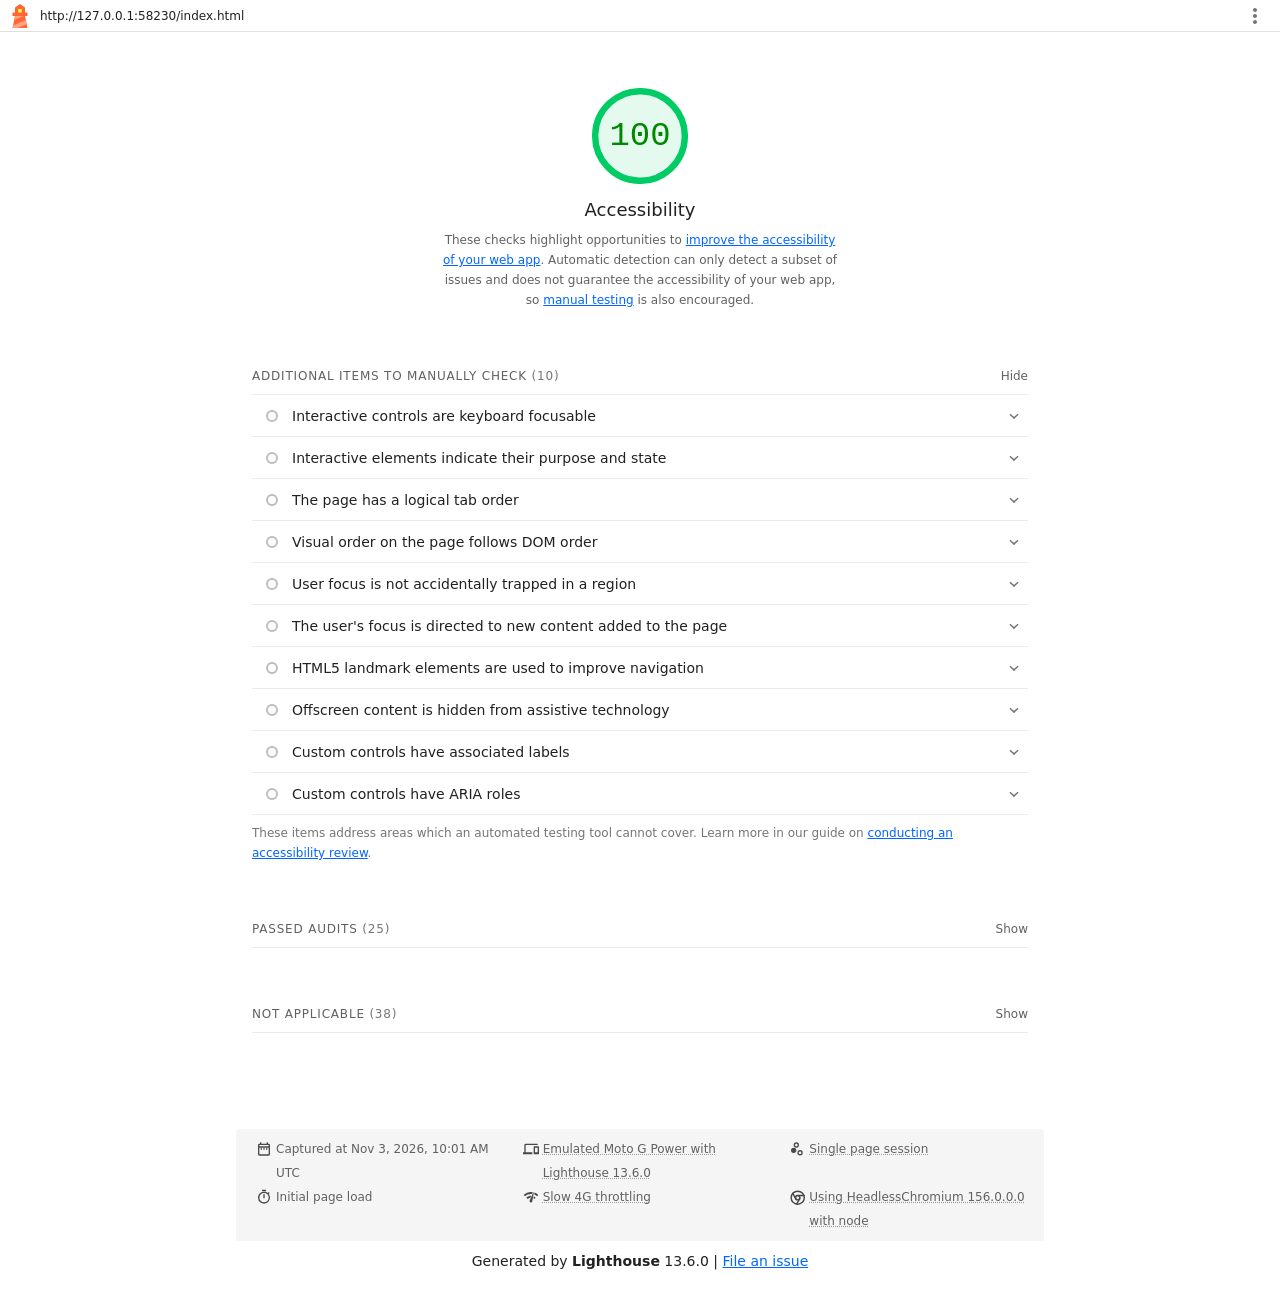
<file: lighthouse/index-desktop.html>
<!--
@license
Copyright 2018 Google LLC
SPDX-License-Identifier: Apache-2.0
-->
<!doctype html>
<html lang="en">
<head>
  <meta charset="utf-8">
  <meta name="viewport" content="width=device-width, initial-scale=1, minimum-scale=1">
  <link rel="icon" href='data:image/svg+xml;utf8,<svg fill="none" xmlns="http://www.w3.org/2000/svg" viewBox="0 0 48 48"><path d="m14 7 10-7 10 7v10h5v7h-5l5 24H9l5-24H9v-7h5V7Z" fill="%23F63"/><path d="M31.561 24H14l-1.689 8.105L31.561 24ZM18.983 48H9l1.022-4.907L35.723 32.27l1.663 7.98L18.983 48Z" fill="%23FFA385"/><path fill="%23FF3" d="M20.5 10h7v7h-7z"/></svg>'>
  <title>Lighthouse Report</title>
  <style>body {margin: 0}</style>
</head>
<body>
  <noscript>Lighthouse report requires JavaScript. Please enable.</noscript>

  <div id="lh-log"></div>

  <script>window.__LIGHTHOUSE_JSON__ = {"lighthouseVersion":"13.6.0","requestedUrl":"http://127.0.0.1:58230/index.html","mainDocumentUrl":"http://127.0.0.1:58230/index.html","finalDisplayedUrl":"http://127.0.0.1:58230/index.html","finalUrl":"http://127.0.0.1:58230/index.html","fetchTime":"2026-11-03T10:01:15.000Z","gatherMode":"navigation","runWarnings":[],"userAgent":"Mozilla/5.0 (Windows NT 10.0; Win64; x64) AppleWebKit/537.36 (KHTML, like Gecko) HeadlessChrome/156.0.0.0 Safari/537.36","environment":{"networkUserAgent":"Mozilla/5.0 (Linux; Android 11; moto g power (2022)) AppleWebKit/537.36 (KHTML, like Gecko) Chrome/156.0.0.0 Mobile Safari/537.36","hostUserAgent":"Mozilla/5.0 (Windows NT 10.0; Win64; x64) AppleWebKit/537.36 (KHTML, like Gecko) HeadlessChrome/156.0.0.0 Safari/537.36","benchmarkIndex":2624.5,"credits":{"axe-core":"4.14.0"}},"audits":{"accesskeys":{"id":"accesskeys","title":"`[accesskey]` values are unique","description":"Access keys let users quickly focus a part of the page. For proper navigation, each access key must be unique. [Learn more about access keys](https://dequeuniversity.com/rules/axe/4.14/accesskeys).","score":null,"scoreDisplayMode":"notApplicable"},"aria-allowed-attr":{"id":"aria-allowed-attr","title":"`[aria-*]` attributes match their roles","description":"Each ARIA `role` supports a specific subset of `aria-*` attributes. Mismatching these invalidates the `aria-*` attributes. [Learn how to match ARIA attributes to their roles](https://dequeuniversity.com/rules/axe/4.14/aria-allowed-attr).","score":1,"scoreDisplayMode":"binary","details":{"type":"table","headings":[{"key":"node","valueType":"node","subItemsHeading":{"key":"relatedNode","valueType":"node"},"label":"Failing Elements"}],"items":[]}},"aria-allowed-role":{"id":"aria-allowed-role","title":"Uses ARIA roles only on compatible elements","description":"Many HTML elements can only be assigned certain ARIA roles. Using ARIA roles where they are not allowed can interfere with the accessibility of the web page. [Learn more about ARIA roles](https://dequeuniversity.com/rules/axe/4.14/aria-allowed-role).","score":null,"scoreDisplayMode":"notApplicable"},"aria-command-name":{"id":"aria-command-name","title":"`button`, `link`, and `menuitem` elements have accessible names","description":"When an element doesn't have an accessible name, screen readers announce it with a generic name, making it unusable for users who rely on screen readers. [Learn how to make command elements more accessible](https://dequeuniversity.com/rules/axe/4.14/aria-command-name).","score":null,"scoreDisplayMode":"notApplicable"},"aria-conditional-attr":{"id":"aria-conditional-attr","title":"ARIA attributes are used as specified for the element's role","description":"Some ARIA attributes are only allowed on an element under certain conditions. [Learn more about conditional ARIA attributes](https://dequeuniversity.com/rules/axe/4.14/aria-conditional-attr).","score":1,"scoreDisplayMode":"binary","details":{"type":"table","headings":[{"key":"node","valueType":"node","subItemsHeading":{"key":"relatedNode","valueType":"node"},"label":"Failing Elements"}],"items":[]}},"aria-deprecated-role":{"id":"aria-deprecated-role","title":"Deprecated ARIA roles were not used","description":"Deprecated ARIA roles may not be processed correctly by assistive technology. [Learn more about deprecated ARIA roles](https://dequeuniversity.com/rules/axe/4.14/aria-deprecated-role).","score":1,"scoreDisplayMode":"binary","details":{"type":"table","headings":[{"key":"node","valueType":"node","subItemsHeading":{"key":"relatedNode","valueType":"node"},"label":"Failing Elements"}],"items":[]}},"aria-dialog-name":{"id":"aria-dialog-name","title":"Elements with `role=\"dialog\"` or `role=\"alertdialog\"` have accessible names.","description":"ARIA dialog elements without accessible names may prevent screen readers users from discerning the purpose of these elements. [Learn how to make ARIA dialog elements more accessible](https://dequeuniversity.com/rules/axe/4.14/aria-dialog-name).","score":null,"scoreDisplayMode":"notApplicable"},"aria-hidden-body":{"id":"aria-hidden-body","title":"`[aria-hidden=\"true\"]` is not present on the document `\u003cbody>`","description":"Assistive technologies, like screen readers, work inconsistently when `aria-hidden=\"true\"` is set on the document `\u003cbody>`. [Learn how `aria-hidden` affects the document body](https://dequeuniversity.com/rules/axe/4.14/aria-hidden-body).","score":1,"scoreDisplayMode":"binary","details":{"type":"table","headings":[{"key":"node","valueType":"node","subItemsHeading":{"key":"relatedNode","valueType":"node"},"label":"Failing Elements"}],"items":[]}},"aria-hidden-focus":{"id":"aria-hidden-focus","title":"`[aria-hidden=\"true\"]` elements do not contain focusable descendents","description":"Focusable descendents within an `[aria-hidden=\"true\"]` element prevent those interactive elements from being available to users of assistive technologies like screen readers. [Learn how `aria-hidden` affects focusable elements](https://dequeuniversity.com/rules/axe/4.14/aria-hidden-focus).","score":1,"scoreDisplayMode":"binary","details":{"type":"table","headings":[{"key":"node","valueType":"node","subItemsHeading":{"key":"relatedNode","valueType":"node"},"label":"Failing Elements"}],"items":[]}},"aria-input-field-name":{"id":"aria-input-field-name","title":"ARIA input fields have accessible names","description":"When an input field doesn't have an accessible name, screen readers announce it with a generic name, making it unusable for users who rely on screen readers. [Learn more about input field labels](https://dequeuniversity.com/rules/axe/4.14/aria-input-field-name).","score":null,"scoreDisplayMode":"notApplicable"},"aria-meter-name":{"id":"aria-meter-name","title":"ARIA `meter` elements have accessible names","description":"When a meter element doesn't have an accessible name, screen readers announce it with a generic name, making it unusable for users who rely on screen readers. [Learn how to name `meter` elements](https://dequeuniversity.com/rules/axe/4.14/aria-meter-name).","score":null,"scoreDisplayMode":"notApplicable"},"aria-progressbar-name":{"id":"aria-progressbar-name","title":"ARIA `progressbar` elements have accessible names","description":"When a `progressbar` element doesn't have an accessible name, screen readers announce it with a generic name, making it unusable for users who rely on screen readers. [Learn how to label `progressbar` elements](https://dequeuniversity.com/rules/axe/4.14/aria-progressbar-name).","score":null,"scoreDisplayMode":"notApplicable"},"aria-prohibited-attr":{"id":"aria-prohibited-attr","title":"Elements use only permitted ARIA attributes","description":"Using ARIA attributes in roles where they are prohibited can mean that important information is not communicated to users of assistive technologies. [Learn more about prohibited ARIA roles](https://dequeuniversity.com/rules/axe/4.14/aria-prohibited-attr).","score":1,"scoreDisplayMode":"binary","details":{"type":"table","headings":[{"key":"node","valueType":"node","subItemsHeading":{"key":"relatedNode","valueType":"node"},"label":"Failing Elements"}],"items":[]}},"aria-required-attr":{"id":"aria-required-attr","title":"`[role]`s have all required `[aria-*]` attributes","description":"Some ARIA roles have required attributes that describe the state of the element to screen readers. [Learn more about roles and required attributes](https://dequeuniversity.com/rules/axe/4.14/aria-required-attr).","score":1,"scoreDisplayMode":"binary","details":{"type":"table","headings":[{"key":"node","valueType":"node","subItemsHeading":{"key":"relatedNode","valueType":"node"},"label":"Failing Elements"}],"items":[]}},"aria-required-children":{"id":"aria-required-children","title":"Elements with an ARIA `[role]` that require children to contain a specific `[role]` have all required children.","description":"Some ARIA parent roles must contain specific child roles to perform their intended accessibility functions. [Learn more about roles and required children elements](https://dequeuniversity.com/rules/axe/4.14/aria-required-children).","score":null,"scoreDisplayMode":"notApplicable"},"aria-required-parent":{"id":"aria-required-parent","title":"`[role]`s are contained by their required parent element","description":"Some ARIA child roles must be contained by specific parent roles to properly perform their intended accessibility functions. [Learn more about ARIA roles and required parent element](https://dequeuniversity.com/rules/axe/4.14/aria-required-parent).","score":null,"scoreDisplayMode":"notApplicable"},"aria-roles":{"id":"aria-roles","title":"`[role]` values are valid","description":"ARIA roles must have valid values in order to perform their intended accessibility functions. [Learn more about valid ARIA roles](https://dequeuniversity.com/rules/axe/4.14/aria-roles).","score":1,"scoreDisplayMode":"binary","details":{"type":"table","headings":[{"key":"node","valueType":"node","subItemsHeading":{"key":"relatedNode","valueType":"node"},"label":"Failing Elements"}],"items":[]}},"aria-text":{"id":"aria-text","title":"Elements with the `role=text` attribute do not have focusable descendents.","description":"Adding `role=text` around a text node split by markup enables VoiceOver to treat it as one phrase, but the element's focusable descendents will not be announced. [Learn more about the `role=text` attribute](https://dequeuniversity.com/rules/axe/4.14/aria-text).","score":null,"scoreDisplayMode":"notApplicable"},"aria-toggle-field-name":{"id":"aria-toggle-field-name","title":"ARIA toggle fields have accessible names","description":"When a toggle field doesn't have an accessible name, screen readers announce it with a generic name, making it unusable for users who rely on screen readers. [Learn more about toggle fields](https://dequeuniversity.com/rules/axe/4.14/aria-toggle-field-name).","score":null,"scoreDisplayMode":"notApplicable"},"aria-tooltip-name":{"id":"aria-tooltip-name","title":"ARIA `tooltip` elements have accessible names","description":"When a tooltip element doesn't have an accessible name, screen readers announce it with a generic name, making it unusable for users who rely on screen readers. [Learn how to name `tooltip` elements](https://dequeuniversity.com/rules/axe/4.14/aria-tooltip-name).","score":null,"scoreDisplayMode":"notApplicable"},"aria-treeitem-name":{"id":"aria-treeitem-name","title":"ARIA `treeitem` elements have accessible names","description":"When a `treeitem` element doesn't have an accessible name, screen readers announce it with a generic name, making it unusable for users who rely on screen readers. [Learn more about labeling `treeitem` elements](https://dequeuniversity.com/rules/axe/4.14/aria-treeitem-name).","score":null,"scoreDisplayMode":"notApplicable"},"aria-valid-attr-value":{"id":"aria-valid-attr-value","title":"`[aria-*]` attributes have valid values","description":"Assistive technologies, like screen readers, can't interpret ARIA attributes with invalid values. [Learn more about valid values for ARIA attributes](https://dequeuniversity.com/rules/axe/4.14/aria-valid-attr-value).","score":1,"scoreDisplayMode":"binary","details":{"type":"table","headings":[{"key":"node","valueType":"node","subItemsHeading":{"key":"relatedNode","valueType":"node"},"label":"Failing Elements"}],"items":[]}},"aria-valid-attr":{"id":"aria-valid-attr","title":"`[aria-*]` attributes are valid and not misspelled","description":"Assistive technologies, like screen readers, can't interpret ARIA attributes with invalid names. [Learn more about valid ARIA attributes](https://dequeuniversity.com/rules/axe/4.14/aria-valid-attr).","score":1,"scoreDisplayMode":"binary","details":{"type":"table","headings":[{"key":"node","valueType":"node","subItemsHeading":{"key":"relatedNode","valueType":"node"},"label":"Failing Elements"}],"items":[]}},"button-name":{"id":"button-name","title":"Buttons have an accessible name","description":"When a button doesn't have an accessible name, screen readers announce it as \"button\", making it unusable for users who rely on screen readers. [Learn how to make buttons more accessible](https://dequeuniversity.com/rules/axe/4.14/button-name).","score":1,"scoreDisplayMode":"binary","details":{"type":"table","headings":[{"key":"node","valueType":"node","subItemsHeading":{"key":"relatedNode","valueType":"node"},"label":"Failing Elements"}],"items":[]}},"bypass":{"id":"bypass","title":"The page contains a heading, skip link, or landmark region","description":"Adding ways to bypass repetitive content lets keyboard users navigate the page more efficiently. [Learn more about bypass blocks](https://dequeuniversity.com/rules/axe/4.14/bypass).","score":null,"scoreDisplayMode":"notApplicable"},"color-contrast":{"id":"color-contrast","title":"Background and foreground colors have a sufficient contrast ratio","description":"Low-contrast text is difficult or impossible for many users to read. [Learn how to provide sufficient color contrast](https://dequeuniversity.com/rules/axe/4.14/color-contrast).","score":1,"scoreDisplayMode":"binary","details":{"type":"table","headings":[{"key":"node","valueType":"node","subItemsHeading":{"key":"relatedNode","valueType":"node"},"label":"Failing Elements"}],"items":[]}},"definition-list":{"id":"definition-list","title":"`\u003cdl>`'s contain only properly-ordered `\u003cdt>` and `\u003cdd>` groups, `\u003cscript>`, `\u003ctemplate>` or `\u003cdiv>` elements.","description":"When definition lists are not properly marked up, screen readers may produce confusing or inaccurate output. [Learn how to structure definition lists correctly](https://dequeuniversity.com/rules/axe/4.14/definition-list).","score":null,"scoreDisplayMode":"notApplicable"},"dlitem":{"id":"dlitem","title":"Definition list items are wrapped in `\u003cdl>` elements","description":"Definition list items (`\u003cdt>` and `\u003cdd>`) must be wrapped in a parent `\u003cdl>` element to ensure that screen readers can properly announce them. [Learn how to structure definition lists correctly](https://dequeuniversity.com/rules/axe/4.14/dlitem).","score":null,"scoreDisplayMode":"notApplicable"},"document-title":{"id":"document-title","title":"Document has a `\u003ctitle>` element","description":"The title gives screen reader users an overview of the page, and search engine users rely on it heavily to determine if a page is relevant to their search. [Learn more about document titles](https://dequeuniversity.com/rules/axe/4.14/document-title).","score":1,"scoreDisplayMode":"binary","details":{"type":"table","headings":[{"key":"node","valueType":"node","subItemsHeading":{"key":"relatedNode","valueType":"node"},"label":"Failing Elements"}],"items":[]}},"duplicate-id-aria":{"id":"duplicate-id-aria","title":"ARIA IDs are unique","description":"The value of an ARIA ID must be unique to prevent other instances from being overlooked by assistive technologies. [Learn how to fix duplicate ARIA IDs](https://dequeuniversity.com/rules/axe/4.14/duplicate-id-aria).","score":null,"scoreDisplayMode":"notApplicable"},"empty-heading":{"id":"empty-heading","title":"All heading elements contain content.","description":"A heading with no content or inaccessible text prevent screen reader users from accessing information on the page's structure. [Learn more about headings](https://dequeuniversity.com/rules/axe/4.14/empty-heading).","score":null,"scoreDisplayMode":"notApplicable"},"form-field-multiple-labels":{"id":"form-field-multiple-labels","title":"No form fields have multiple labels","description":"Form fields with multiple labels can be confusingly announced by assistive technologies like screen readers which use either the first, the last, or all of the labels. [Learn how to use form labels](https://dequeuniversity.com/rules/axe/4.14/form-field-multiple-labels).","score":null,"scoreDisplayMode":"notApplicable"},"frame-title":{"id":"frame-title","title":"`\u003cframe>` or `\u003ciframe>` elements have a title","description":"Screen reader users rely on frame titles to describe the contents of frames. [Learn more about frame titles](https://dequeuniversity.com/rules/axe/4.14/frame-title).","score":null,"scoreDisplayMode":"notApplicable"},"heading-order":{"id":"heading-order","title":"Heading elements appear in a sequentially-descending order","description":"Properly ordered headings that do not skip levels convey the semantic structure of the page, making it easier to navigate and understand when using assistive technologies. [Learn more about heading order](https://dequeuniversity.com/rules/axe/4.14/heading-order).","score":1,"scoreDisplayMode":"binary","details":{"type":"table","headings":[{"key":"node","valueType":"node","subItemsHeading":{"key":"relatedNode","valueType":"node"},"label":"Failing Elements"}],"items":[]}},"html-has-lang":{"id":"html-has-lang","title":"`\u003chtml>` element has a `[lang]` attribute","description":"If a page doesn't specify a `lang` attribute, a screen reader assumes that the page is in the default language that the user chose when setting up the screen reader. If the page isn't actually in the default language, then the screen reader might not announce the page's text correctly. [Learn more about the `lang` attribute](https://dequeuniversity.com/rules/axe/4.14/html-has-lang).","score":1,"scoreDisplayMode":"binary","details":{"type":"table","headings":[{"key":"node","valueType":"node","subItemsHeading":{"key":"relatedNode","valueType":"node"},"label":"Failing Elements"}],"items":[]}},"html-lang-valid":{"id":"html-lang-valid","title":"`\u003chtml>` element has a valid value for its `[lang]` attribute","description":"Specifying a valid [BCP 47 language](https://www.w3.org/International/questions/qa-choosing-language-tags#question) helps screen readers announce text properly. [Learn how to use the `lang` attribute](https://dequeuniversity.com/rules/axe/4.14/html-lang-valid).","score":1,"scoreDisplayMode":"binary","details":{"type":"table","headings":[{"key":"node","valueType":"node","subItemsHeading":{"key":"relatedNode","valueType":"node"},"label":"Failing Elements"}],"items":[]}},"html-xml-lang-mismatch":{"id":"html-xml-lang-mismatch","title":"`\u003chtml>` element has an `[xml:lang]` attribute with the same base language as the `[lang]` attribute.","description":"If the webpage does not specify a consistent language, then the screen reader might not announce the page's text correctly. [Learn more about the `lang` attribute](https://dequeuniversity.com/rules/axe/4.14/html-xml-lang-mismatch).","score":null,"scoreDisplayMode":"notApplicable"},"identical-links-same-purpose":{"id":"identical-links-same-purpose","title":"Identical links have the same purpose.","description":"Links with the same destination should have the same description, to help users understand the link's purpose and decide whether to follow it. [Learn more about identical links](https://dequeuniversity.com/rules/axe/4.14/identical-links-same-purpose).","score":null,"scoreDisplayMode":"notApplicable"},"image-alt":{"id":"image-alt","title":"Image elements have `[alt]` attributes","description":"Informative elements should aim for short, descriptive alternate text. Decorative elements can be ignored with an empty alt attribute. [Learn more about the `alt` attribute](https://dequeuniversity.com/rules/axe/4.14/image-alt).","score":1,"scoreDisplayMode":"binary","details":{"type":"table","headings":[{"key":"node","valueType":"node","subItemsHeading":{"key":"relatedNode","valueType":"node"},"label":"Failing Elements"}],"items":[]}},"image-redundant-alt":{"id":"image-redundant-alt","title":"Image elements do not have `[alt]` attributes that are redundant text.","description":"Informative elements should aim for short, descriptive alternative text. Alternative text that is exactly the same as the text adjacent to the link or image is potentially confusing for screen reader users, because the text will be read twice. [Learn more about the `alt` attribute](https://dequeuniversity.com/rules/axe/4.14/image-redundant-alt).","score":null,"scoreDisplayMode":"notApplicable"},"input-button-name":{"id":"input-button-name","title":"Input buttons have discernible text.","description":"Adding discernable and accessible text to input buttons may help screen reader users understand the purpose of the input button. [Learn more about input buttons](https://dequeuniversity.com/rules/axe/4.14/input-button-name).","score":null,"scoreDisplayMode":"notApplicable"},"input-image-alt":{"id":"input-image-alt","title":"`\u003cinput type=\"image\">` elements have `[alt]` text","description":"When an image is being used as an `\u003cinput>` button, providing alternative text can help screen reader users understand the purpose of the button. [Learn about input image alt text](https://dequeuniversity.com/rules/axe/4.14/input-image-alt).","score":null,"scoreDisplayMode":"notApplicable"},"label-content-name-mismatch":{"id":"label-content-name-mismatch","title":"Elements with visible text labels have matching accessible names.","description":"Visible text labels that do not match the accessible name can result in a confusing experience for screen reader users. [Learn more about accessible names](https://dequeuniversity.com/rules/axe/4.14/label-content-name-mismatch).","score":null,"scoreDisplayMode":"notApplicable"},"label":{"id":"label","title":"Form elements have associated labels","description":"Labels ensure that form controls are announced properly by assistive technologies, like screen readers. [Learn more about form element labels](https://dequeuniversity.com/rules/axe/4.14/label).","score":null,"scoreDisplayMode":"notApplicable"},"landmark-one-main":{"id":"landmark-one-main","title":"Document has a main landmark.","description":"One main landmark helps screen reader users navigate a web page. [Learn more about landmarks](https://dequeuniversity.com/rules/axe/4.14/landmark-one-main).","score":1,"scoreDisplayMode":"binary","details":{"type":"table","headings":[{"key":"node","valueType":"node","subItemsHeading":{"key":"relatedNode","valueType":"node"},"label":"Failing Elements"}],"items":[]}},"link-name":{"id":"link-name","title":"Links have a discernible name","description":"Link text (and alternate text for images, when used as links) that is discernible, unique, and focusable improves the navigation experience for screen reader users. [Learn how to make links accessible](https://dequeuniversity.com/rules/axe/4.14/link-name).","score":1,"scoreDisplayMode":"binary","details":{"type":"table","headings":[{"key":"node","valueType":"node","subItemsHeading":{"key":"relatedNode","valueType":"node"},"label":"Failing Elements"}],"items":[]}},"link-in-text-block":{"id":"link-in-text-block","title":"Links are distinguishable without relying on color.","description":"Low-contrast text is difficult or impossible for many users to read. Link text that is discernible improves the experience for users with low vision. [Learn how to make links distinguishable](https://dequeuniversity.com/rules/axe/4.14/link-in-text-block).","score":null,"scoreDisplayMode":"notApplicable"},"list":{"id":"list","title":"Lists contain only `\u003cli>` elements and script supporting elements (`\u003cscript>` and `\u003ctemplate>`).","description":"Screen readers have a specific way of announcing lists. Ensuring proper list structure aids screen reader output. [Learn more about proper list structure](https://dequeuniversity.com/rules/axe/4.14/list).","score":1,"scoreDisplayMode":"binary","details":{"type":"table","headings":[{"key":"node","valueType":"node","subItemsHeading":{"key":"relatedNode","valueType":"node"},"label":"Failing Elements"}],"items":[]}},"listitem":{"id":"listitem","title":"List items (`\u003cli>`) are contained within `\u003cul>`, `\u003col>` or `\u003cmenu>` parent elements","description":"Screen readers require list items (`\u003cli>`) to be contained within a parent `\u003cul>`, `\u003col>` or `\u003cmenu>` to be announced properly. [Learn more about proper list structure](https://dequeuniversity.com/rules/axe/4.14/listitem).","score":1,"scoreDisplayMode":"binary","details":{"type":"table","headings":[{"key":"node","valueType":"node","subItemsHeading":{"key":"relatedNode","valueType":"node"},"label":"Failing Elements"}],"items":[]}},"meta-refresh":{"id":"meta-refresh","title":"The document does not use `\u003cmeta http-equiv=\"refresh\">`","description":"Users do not expect a page to refresh automatically, and doing so will move focus back to the top of the page. This may create a frustrating or confusing experience. [Learn more about the refresh meta tag](https://dequeuniversity.com/rules/axe/4.14/meta-refresh).","score":null,"scoreDisplayMode":"notApplicable"},"meta-viewport":{"id":"meta-viewport","title":"`[user-scalable=\"no\"]` is not used in the `\u003cmeta name=\"viewport\">` element and the `[maximum-scale]` attribute is not less than 5.","description":"Disabling zooming is problematic for users with low vision who rely on screen magnification to properly see the contents of a web page. [Learn more about the viewport meta tag](https://dequeuniversity.com/rules/axe/4.14/meta-viewport).","score":1,"scoreDisplayMode":"binary","details":{"type":"table","headings":[{"key":"node","valueType":"node","subItemsHeading":{"key":"relatedNode","valueType":"node"},"label":"Failing Elements"}],"items":[]}},"object-alt":{"id":"object-alt","title":"`\u003cobject>` elements have alternate text","description":"Screen readers cannot translate non-text content. Adding alternate text to `\u003cobject>` elements helps screen readers convey meaning to users. [Learn more about alt text for `object` elements](https://dequeuniversity.com/rules/axe/4.14/object-alt).","score":null,"scoreDisplayMode":"notApplicable"},"select-name":{"id":"select-name","title":"Select elements have associated label elements.","description":"Form elements without effective labels can create frustrating experiences for screen reader users. [Learn more about the `select` element](https://dequeuniversity.com/rules/axe/4.14/select-name).","score":null,"scoreDisplayMode":"notApplicable"},"skip-link":{"id":"skip-link","title":"Skip links are focusable.","description":"Including a skip link can help users skip to the main content to save time. [Learn more about skip links](https://dequeuniversity.com/rules/axe/4.14/skip-link).","score":1,"scoreDisplayMode":"binary","details":{"type":"table","headings":[{"key":"node","valueType":"node","subItemsHeading":{"key":"relatedNode","valueType":"node"},"label":"Failing Elements"}],"items":[]}},"tabindex":{"id":"tabindex","title":"No element has a `[tabindex]` value greater than 0","description":"A value greater than 0 implies an explicit navigation ordering. Although technically valid, this often creates frustrating experiences for users who rely on assistive technologies. [Learn more about the `tabindex` attribute](https://dequeuniversity.com/rules/axe/4.14/tabindex).","score":1,"scoreDisplayMode":"binary","details":{"type":"table","headings":[{"key":"node","valueType":"node","subItemsHeading":{"key":"relatedNode","valueType":"node"},"label":"Failing Elements"}],"items":[]}},"table-duplicate-name":{"id":"table-duplicate-name","title":"Tables have different content in the summary attribute and `\u003ccaption>`.","description":"The summary attribute should describe the table structure, while `\u003ccaption>` should have the onscreen title. Accurate table mark-up helps users of screen readers. [Learn more about summary and caption](https://dequeuniversity.com/rules/axe/4.14/table-duplicate-name).","score":null,"scoreDisplayMode":"notApplicable"},"table-fake-caption":{"id":"table-fake-caption","title":"Tables use `\u003ccaption>` instead of cells with the `[colspan]` attribute to indicate a caption.","description":"Screen readers have features to make navigating tables easier. Ensuring that tables use the actual caption element instead of cells with the `[colspan]` attribute may improve the experience for screen reader users. [Learn more about captions](https://dequeuniversity.com/rules/axe/4.14/table-fake-caption).","score":null,"scoreDisplayMode":"notApplicable"},"target-size":{"id":"target-size","title":"Touch targets have sufficient size and spacing.","description":"Touch targets with sufficient size and spacing help users who may have difficulty targeting small controls to activate the targets. [Learn more about touch targets](https://dequeuniversity.com/rules/axe/4.14/target-size).","score":1,"scoreDisplayMode":"binary","details":{"type":"table","headings":[{"key":"node","valueType":"node","subItemsHeading":{"key":"relatedNode","valueType":"node"},"label":"Failing Elements"}],"items":[]}},"td-has-header":{"id":"td-has-header","title":"`\u003ctd>` elements in a large `\u003ctable>` have one or more table headers.","description":"Screen readers have features to make navigating tables easier. Ensuring that `\u003ctd>` elements in a large table (3 or more cells in width and height) have an associated table header may improve the experience for screen reader users. [Learn more about table headers](https://dequeuniversity.com/rules/axe/4.14/td-has-header).","score":null,"scoreDisplayMode":"notApplicable"},"td-headers-attr":{"id":"td-headers-attr","title":"Cells in a `\u003ctable>` element that use the `[headers]` attribute refer to table cells within the same table.","description":"Screen readers have features to make navigating tables easier. Ensuring `\u003ctd>` cells using the `[headers]` attribute only refer to other cells in the same table may improve the experience for screen reader users. [Learn more about the `headers` attribute](https://dequeuniversity.com/rules/axe/4.14/td-headers-attr).","score":null,"scoreDisplayMode":"notApplicable"},"th-has-data-cells":{"id":"th-has-data-cells","title":"`\u003cth>` elements and elements with `[role=\"columnheader\"/\"rowheader\"]` have data cells they describe.","description":"Screen readers have features to make navigating tables easier. Ensuring table headers always refer to some set of cells may improve the experience for screen reader users. [Learn more about table headers](https://dequeuniversity.com/rules/axe/4.14/th-has-data-cells).","score":null,"scoreDisplayMode":"notApplicable"},"valid-lang":{"id":"valid-lang","title":"`[lang]` attributes have a valid value","description":"Specifying a valid [BCP 47 language](https://www.w3.org/International/questions/qa-choosing-language-tags#question) on elements helps ensure that text is pronounced correctly by a screen reader. [Learn how to use the `lang` attribute](https://dequeuniversity.com/rules/axe/4.14/valid-lang).","score":null,"scoreDisplayMode":"notApplicable"},"video-caption":{"id":"video-caption","title":"`\u003cvideo>` elements contain a `\u003ctrack>` element with `[kind=\"captions\"]`","description":"When a video provides a caption it is easier for deaf and hearing impaired users to access its information. [Learn more about video captions](https://dequeuniversity.com/rules/axe/4.14/video-caption).","score":null,"scoreDisplayMode":"notApplicable"},"custom-controls-labels":{"id":"custom-controls-labels","title":"Custom controls have associated labels","description":"Custom interactive controls have associated labels, provided by aria-label or aria-labelledby. [Learn more about custom controls and labels](https://developer.chrome.com/docs/lighthouse/accessibility/custom-controls-labels/).","score":null,"scoreDisplayMode":"manual"},"custom-controls-roles":{"id":"custom-controls-roles","title":"Custom controls have ARIA roles","description":"Custom interactive controls have appropriate ARIA roles. [Learn how to add roles to custom controls](https://developer.chrome.com/docs/lighthouse/accessibility/custom-control-roles/).","score":null,"scoreDisplayMode":"manual"},"focus-traps":{"id":"focus-traps","title":"User focus is not accidentally trapped in a region","description":"A user can tab into and out of any control or region without accidentally trapping their focus. [Learn how to avoid focus traps](https://developer.chrome.com/docs/lighthouse/accessibility/focus-traps/).","score":null,"scoreDisplayMode":"manual"},"focusable-controls":{"id":"focusable-controls","title":"Interactive controls are keyboard focusable","description":"Custom interactive controls are keyboard focusable and display a focus indicator. [Learn how to make custom controls focusable](https://developer.chrome.com/docs/lighthouse/accessibility/focusable-controls/).","score":null,"scoreDisplayMode":"manual"},"interactive-element-affordance":{"id":"interactive-element-affordance","title":"Interactive elements indicate their purpose and state","description":"Interactive elements, such as links and buttons, should indicate their state and be distinguishable from non-interactive elements. [Learn how to decorate interactive elements with affordance hints](https://developer.chrome.com/docs/lighthouse/accessibility/interactive-element-affordance/).","score":null,"scoreDisplayMode":"manual"},"logical-tab-order":{"id":"logical-tab-order","title":"The page has a logical tab order","description":"Tabbing through the page follows the visual layout. Users cannot focus elements that are offscreen. [Learn more about logical tab ordering](https://developer.chrome.com/docs/lighthouse/accessibility/logical-tab-order/).","score":null,"scoreDisplayMode":"manual"},"managed-focus":{"id":"managed-focus","title":"The user's focus is directed to new content added to the page","description":"If new content, such as a dialog, is added to the page, the user's focus is directed to it. [Learn how to direct focus to new content](https://developer.chrome.com/docs/lighthouse/accessibility/managed-focus/).","score":null,"scoreDisplayMode":"manual"},"offscreen-content-hidden":{"id":"offscreen-content-hidden","title":"Offscreen content is hidden from assistive technology","description":"Offscreen content is hidden with display: none or aria-hidden=true. [Learn how to properly hide offscreen content](https://developer.chrome.com/docs/lighthouse/accessibility/offscreen-content-hidden/).","score":null,"scoreDisplayMode":"manual"},"use-landmarks":{"id":"use-landmarks","title":"HTML5 landmark elements are used to improve navigation","description":"Landmark elements (`\u003cmain>`, `\u003cnav>`, etc.) are used to improve the keyboard navigation of the page for assistive technology. [Learn more about landmark elements](https://developer.chrome.com/docs/lighthouse/accessibility/use-landmarks/).","score":null,"scoreDisplayMode":"manual"},"visual-order-follows-dom":{"id":"visual-order-follows-dom","title":"Visual order on the page follows DOM order","description":"DOM order matches the visual order, improving navigation for assistive technology. [Learn more about DOM and visual ordering](https://developer.chrome.com/docs/lighthouse/accessibility/visual-order-follows-dom/).","score":null,"scoreDisplayMode":"manual"},"autocomplete-valid":{"id":"autocomplete-valid","title":"`autocomplete` attributes are used correctly","description":"The `autocomplete` attribute values must be valid and correctly applied for screen readers to function correctly. [Learn more about valid autocomplete values](https://dequeuniversity.com/rules/axe/4.14/autocomplete-valid).","score":null,"scoreDisplayMode":"notApplicable"},"presentation-role-conflict":{"id":"presentation-role-conflict","title":"Elements with `role=\"none\"` or `role=\"presentation\"` do not have conflicts","description":"There are certain cases where the semantic role of an element with `role=\"none\"` or `role=\"presentation\"` does not resolve to none or presentation. To ensure the element remains removed from the accessibility tree, you should not add any global ARIA attributes to the element or make it focusable. [Learn more about presentation role conflict](https://dequeuniversity.com/rules/axe/4.14/presentation-role-conflict).","score":null,"scoreDisplayMode":"notApplicable"},"svg-img-alt":{"id":"svg-img-alt","title":"SVG elements with an `img` role have an accessible text alternative","description":"Ensures SVG elements with an `img`, `graphics-document` or `graphics-symbol` role have an accessible text alternative. [Learn more about SVG alt text](https://dequeuniversity.com/rules/axe/4.14/svg-img-alt).","score":null,"scoreDisplayMode":"notApplicable"}},"configSettings":{"output":"html","maxWaitForFcp":30000,"maxWaitForLoad":45000,"pauseAfterFcpMs":1000,"pauseAfterLoadMs":1000,"networkQuietThresholdMs":1000,"cpuQuietThresholdMs":1000,"formFactor":"mobile","throttling":{"rttMs":150,"throughputKbps":1638.4,"requestLatencyMs":562.5,"downloadThroughputKbps":1474.5600000000002,"uploadThroughputKbps":675,"cpuSlowdownMultiplier":4},"throttlingMethod":"simulate","screenEmulation":{"mobile":true,"width":412,"height":823,"deviceScaleFactor":1.75,"disabled":false},"emulatedUserAgent":"Mozilla/5.0 (Linux; Android 11; moto g power (2022)) AppleWebKit/537.36 (KHTML, like Gecko) Chrome/136.0.0.0 Mobile Safari/537.36","auditMode":false,"gatherMode":false,"clearStorageTypes":["file_systems","shader_cache","service_workers","cache_storage"],"disableStorageReset":false,"debugNavigation":false,"channel":"node","usePassiveGathering":false,"disableFullPageScreenshot":false,"skipAboutBlank":false,"blankPage":"about:blank","ignoreStatusCode":false,"locale":"en-US","blockedUrlPatterns":null,"additionalTraceCategories":null,"extraHeaders":null,"precomputedLanternData":null,"onlyAudits":null,"onlyCategories":["accessibility"],"skipAudits":null},"categories":{"accessibility":{"title":"Accessibility","description":"These checks highlight opportunities to [improve the accessibility of your web app](https://developer.chrome.com/docs/lighthouse/accessibility/). Automatic detection can only detect a subset of issues and does not guarantee the accessibility of your web app, so [manual testing](https://web.dev/articles/how-to-review) is also encouraged.","manualDescription":"These items address areas which an automated testing tool cannot cover. Learn more in our guide on [conducting an accessibility review](https://web.dev/articles/how-to-review).","supportedModes":["navigation","snapshot"],"auditRefs":[{"id":"accesskeys","weight":0,"group":"a11y-navigation"},{"id":"aria-allowed-attr","weight":10,"group":"a11y-aria"},{"id":"aria-command-name","weight":0,"group":"a11y-aria"},{"id":"aria-conditional-attr","weight":7,"group":"a11y-aria"},{"id":"aria-deprecated-role","weight":1,"group":"a11y-aria"},{"id":"aria-dialog-name","weight":0,"group":"a11y-aria"},{"id":"aria-hidden-body","weight":10,"group":"a11y-aria"},{"id":"aria-hidden-focus","weight":7,"group":"a11y-aria"},{"id":"aria-input-field-name","weight":0,"group":"a11y-aria"},{"id":"aria-meter-name","weight":0,"group":"a11y-aria"},{"id":"aria-progressbar-name","weight":0,"group":"a11y-aria"},{"id":"aria-prohibited-attr","weight":7,"group":"a11y-aria"},{"id":"aria-required-attr","weight":10,"group":"a11y-aria"},{"id":"aria-required-children","weight":0,"group":"a11y-aria"},{"id":"aria-required-parent","weight":0,"group":"a11y-aria"},{"id":"aria-roles","weight":10,"group":"a11y-aria"},{"id":"aria-text","weight":0,"group":"a11y-aria"},{"id":"aria-toggle-field-name","weight":0,"group":"a11y-aria"},{"id":"aria-tooltip-name","weight":0,"group":"a11y-aria"},{"id":"aria-treeitem-name","weight":0,"group":"a11y-aria"},{"id":"aria-valid-attr-value","weight":10,"group":"a11y-aria"},{"id":"aria-valid-attr","weight":10,"group":"a11y-aria"},{"id":"button-name","weight":10,"group":"a11y-names-labels"},{"id":"bypass","weight":0,"group":"a11y-navigation"},{"id":"color-contrast","weight":7,"group":"a11y-color-contrast"},{"id":"definition-list","weight":0,"group":"a11y-tables-lists"},{"id":"dlitem","weight":0,"group":"a11y-tables-lists"},{"id":"document-title","weight":7,"group":"a11y-names-labels"},{"id":"duplicate-id-aria","weight":0,"group":"a11y-aria"},{"id":"form-field-multiple-labels","weight":0,"group":"a11y-names-labels"},{"id":"frame-title","weight":0,"group":"a11y-names-labels"},{"id":"heading-order","weight":3,"group":"a11y-navigation"},{"id":"html-has-lang","weight":7,"group":"a11y-language"},{"id":"html-lang-valid","weight":7,"group":"a11y-language"},{"id":"html-xml-lang-mismatch","weight":0,"group":"a11y-language"},{"id":"image-alt","weight":10,"group":"a11y-names-labels"},{"id":"input-button-name","weight":0,"group":"a11y-names-labels"},{"id":"input-image-alt","weight":0,"group":"a11y-names-labels"},{"id":"label","weight":0,"group":"a11y-names-labels"},{"id":"link-in-text-block","weight":0,"group":"a11y-color-contrast"},{"id":"link-name","weight":7,"group":"a11y-names-labels"},{"id":"list","weight":7,"group":"a11y-tables-lists"},{"id":"listitem","weight":7,"group":"a11y-tables-lists"},{"id":"meta-refresh","weight":0,"group":"a11y-best-practices"},{"id":"meta-viewport","weight":10,"group":"a11y-best-practices"},{"id":"object-alt","weight":0,"group":"a11y-names-labels"},{"id":"select-name","weight":0,"group":"a11y-names-labels"},{"id":"skip-link","weight":3,"group":"a11y-names-labels"},{"id":"tabindex","weight":7,"group":"a11y-navigation"},{"id":"target-size","weight":7,"group":"a11y-best-practices"},{"id":"td-headers-attr","weight":0,"group":"a11y-tables-lists"},{"id":"th-has-data-cells","weight":0,"group":"a11y-tables-lists"},{"id":"valid-lang","weight":0,"group":"a11y-language"},{"id":"video-caption","weight":0,"group":"a11y-audio-video"},{"id":"landmark-one-main","weight":3,"group":"a11y-best-practices"},{"id":"autocomplete-valid","weight":0,"group":"a11y-best-practices"},{"id":"presentation-role-conflict","weight":0,"group":"a11y-best-practices"},{"id":"svg-img-alt","weight":0,"group":"a11y-best-practices"},{"id":"focusable-controls","weight":0},{"id":"interactive-element-affordance","weight":0},{"id":"logical-tab-order","weight":0},{"id":"visual-order-follows-dom","weight":0},{"id":"focus-traps","weight":0},{"id":"managed-focus","weight":0},{"id":"use-landmarks","weight":0},{"id":"offscreen-content-hidden","weight":0},{"id":"custom-controls-labels","weight":0},{"id":"custom-controls-roles","weight":0},{"id":"table-duplicate-name","weight":0,"group":"a11y-best-practices"},{"id":"empty-heading","weight":0,"group":"a11y-best-practices"},{"id":"aria-allowed-role","weight":0,"group":"a11y-best-practices"},{"id":"image-redundant-alt","weight":0,"group":"a11y-names-labels"},{"id":"identical-links-same-purpose","weight":0,"group":"a11y-best-practices"},{"id":"label-content-name-mismatch","weight":0,"group":"hidden"},{"id":"table-fake-caption","weight":0,"group":"hidden"},{"id":"td-has-header","weight":0,"group":"hidden"}],"id":"accessibility","score":1}},"categoryGroups":{"metrics":{"title":"Metrics"},"insights":{"title":"Insights","description":"These insights are also available in the Chrome DevTools Performance Panel - [record a trace](https://developer.chrome.com/docs/devtools/performance/reference) to view more detailed information."},"diagnostics":{"title":"Diagnostics","description":"More information about the performance of your application. These numbers don't [directly affect](https://developer.chrome.com/docs/lighthouse/performance/performance-scoring/) the Performance score."},"a11y-best-practices":{"title":"Best practices","description":"These items highlight common accessibility best practices."},"a11y-color-contrast":{"title":"Contrast","description":"These are opportunities to improve the legibility of your content."},"a11y-names-labels":{"title":"Names and labels","description":"These are opportunities to improve the semantics of the controls in your application. This may enhance the experience for users of assistive technology, like a screen reader."},"a11y-navigation":{"title":"Navigation","description":"These are opportunities to improve keyboard navigation in your application."},"a11y-aria":{"title":"ARIA","description":"These are opportunities to improve the usage of ARIA in your application which may enhance the experience for users of assistive technology, like a screen reader."},"a11y-language":{"title":"Internationalization and localization","description":"These are opportunities to improve the interpretation of your content by users in different locales."},"a11y-audio-video":{"title":"Audio and video","description":"These are opportunities to provide alternative content for audio and video. This may improve the experience for users with hearing or vision impairments."},"a11y-tables-lists":{"title":"Tables and lists","description":"These are opportunities to improve the experience of reading tabular or list data using assistive technology, like a screen reader."},"seo-mobile":{"title":"Mobile Friendly","description":"Make sure your pages are mobile friendly so users don’t have to pinch or zoom in order to read the content pages. [Learn how to make pages mobile-friendly](https://developers.google.com/search/mobile-sites/)."},"seo-content":{"title":"Content Best Practices","description":"Format your HTML in a way that enables crawlers to better understand your app’s content."},"seo-crawl":{"title":"Crawling and Indexing","description":"To appear in search results, crawlers need access to your app."},"best-practices-trust-safety":{"title":"Trust and Safety"},"best-practices-ux":{"title":"User Experience"},"best-practices-browser-compat":{"title":"Browser Compatibility"},"best-practices-general":{"title":"General"},"webmcp":{"title":"WebMCP","description":"Audits validating WebMCP integration."},"agent-accessibility":{"title":"Agent Accessibility","description":"These audits highlight best practices for improving the accessibility of the website for AI agents."},"agent-discoverability":{"title":"Agent Discoverability","description":"These audits validate that websites expose discoverable resources, documentation, and catalogs for AI agents."},"hidden":{"title":""}},"stackPacks":[],"entities":[{"name":"127.0.0.1","origins":["http://127.0.0.1:58230"],"isFirstParty":true,"isUnrecognized":true}],"fullPageScreenshot":{"screenshot":{"data":"[data-uri]","width":412,"height":3627},"nodes":{"1-0-P":{"id":"","top":2631,"bottom":2655,"left":33,"right":379,"width":346,"height":24}}},"timing":{"entries":[{"startTime":8925.74,"name":"lh:config","duration":277.72,"entryType":"measure"},{"startTime":8926.62,"name":"lh:config:resolveArtifactsToDefns","duration":4.95,"entryType":"measure"},{"startTime":9203.59,"name":"lh:runner:gather","duration":5348.02,"entryType":"measure"},{"startTime":9275.74,"name":"lh:driver:connect","duration":12.96,"entryType":"measure"},{"startTime":9288.75,"name":"lh:driver:navigate","duration":8.9,"entryType":"measure"},{"startTime":9297.77,"name":"lh:gather:getBenchmarkIndex","duration":1007.48,"entryType":"measure"},{"startTime":10305.28,"name":"lh:gather:getVersion","duration":0.94,"entryType":"measure"},{"startTime":10306.25,"name":"lh:gather:getDevicePixelRatio","duration":1.08,"entryType":"measure"},{"startTime":10307.41,"name":"lh:prepare:navigationMode","duration":240.26,"entryType":"measure"},{"startTime":10308.14,"name":"lh:gather:getVersion","duration":0.47,"entryType":"measure"},{"startTime":10340.35,"name":"lh:storage:clearDataForOrigin","duration":60.26,"entryType":"measure"},{"startTime":10400.65,"name":"lh:storage:clearBrowserCaches","duration":144.79,"entryType":"measure"},{"startTime":10546.13,"name":"lh:gather:prepareThrottlingAndNetwork","duration":1.52,"entryType":"measure"},{"startTime":10555.32,"name":"lh:driver:navigate","duration":2459.81,"entryType":"measure"},{"startTime":13018.39,"name":"lh:computed:NetworkRecords","duration":0.56,"entryType":"measure"},{"startTime":13019.06,"name":"lh:gather:getArtifact:DevtoolsLog","duration":0.02,"entryType":"measure"},{"startTime":13019.09,"name":"lh:gather:getArtifact:Accessibility","duration":248.64,"entryType":"measure"},{"startTime":13267.84,"name":"lh:gather:getArtifact:NetworkUserAgent","duration":0.06,"entryType":"measure"},{"startTime":13267.92,"name":"lh:gather:getArtifact:Stacks","duration":19.54,"entryType":"measure"},{"startTime":13267.94,"name":"lh:gather:collectStacks","duration":19.48,"entryType":"measure"},{"startTime":13287.49,"name":"lh:gather:getArtifact:FullPageScreenshot","duration":1245.36,"entryType":"measure"},{"startTime":14526.99,"name":"lh:gather:getVersion","duration":1.13,"entryType":"measure"},{"startTime":14551.68,"name":"lh:runner:audit","duration":133.61,"entryType":"measure"},{"startTime":14551.69,"name":"lh:runner:auditing","duration":133.39,"entryType":"measure"},{"startTime":14552.2,"name":"lh:audit:accesskeys","duration":0.77,"entryType":"measure"},{"startTime":14553.21,"name":"lh:audit:aria-allowed-attr","duration":2.81,"entryType":"measure"},{"startTime":14556.18,"name":"lh:audit:aria-allowed-role","duration":1.93,"entryType":"measure"},{"startTime":14558.37,"name":"lh:audit:aria-command-name","duration":0.78,"entryType":"measure"},{"startTime":14559.39,"name":"lh:audit:aria-conditional-attr","duration":3.14,"entryType":"measure"},{"startTime":14562.74,"name":"lh:audit:aria-deprecated-role","duration":1.87,"entryType":"measure"},{"startTime":14564.78,"name":"lh:audit:aria-dialog-name","duration":0.48,"entryType":"measure"},{"startTime":14565.4,"name":"lh:audit:aria-hidden-body","duration":2.24,"entryType":"measure"},{"startTime":14567.81,"name":"lh:audit:aria-hidden-focus","duration":1.68,"entryType":"measure"},{"startTime":14569.64,"name":"lh:audit:aria-input-field-name","duration":0.54,"entryType":"measure"},{"startTime":14570.32,"name":"lh:audit:aria-meter-name","duration":0.56,"entryType":"measure"},{"startTime":14571.02,"name":"lh:audit:aria-progressbar-name","duration":0.57,"entryType":"measure"},{"startTime":14571.76,"name":"lh:audit:aria-prohibited-attr","duration":1.62,"entryType":"measure"},{"startTime":14573.52,"name":"lh:audit:aria-required-attr","duration":1.57,"entryType":"measure"},{"startTime":14575.27,"name":"lh:audit:aria-required-children","duration":0.64,"entryType":"measure"},{"startTime":14576.05,"name":"lh:audit:aria-required-parent","duration":0.83,"entryType":"measure"},{"startTime":14577.07,"name":"lh:audit:aria-roles","duration":2.66,"entryType":"measure"},{"startTime":14579.92,"name":"lh:audit:aria-text","duration":0.72,"entryType":"measure"},{"startTime":14580.79,"name":"lh:audit:aria-toggle-field-name","duration":0.74,"entryType":"measure"},{"startTime":14581.67,"name":"lh:audit:aria-tooltip-name","duration":0.73,"entryType":"measure"},{"startTime":14582.53,"name":"lh:audit:aria-treeitem-name","duration":0.82,"entryType":"measure"},{"startTime":14583.49,"name":"lh:audit:aria-valid-attr-value","duration":1.96,"entryType":"measure"},{"startTime":14585.6,"name":"lh:audit:aria-valid-attr","duration":1.7,"entryType":"measure"},{"startTime":14587.45,"name":"lh:audit:button-name","duration":1.85,"entryType":"measure"},{"startTime":14589.44,"name":"lh:audit:bypass","duration":1.63,"entryType":"measure"},{"startTime":14591.22,"name":"lh:audit:color-contrast","duration":1.68,"entryType":"measure"},{"startTime":14593.04,"name":"lh:audit:definition-list","duration":0.94,"entryType":"measure"},{"startTime":14594.15,"name":"lh:audit:dlitem","duration":0.97,"entryType":"measure"},{"startTime":14595.27,"name":"lh:audit:document-title","duration":1.72,"entryType":"measure"},{"startTime":14597.12,"name":"lh:audit:duplicate-id-aria","duration":14.13,"entryType":"measure"},{"startTime":14611.42,"name":"lh:audit:empty-heading","duration":1.73,"entryType":"measure"},{"startTime":14613.3,"name":"lh:audit:form-field-multiple-labels","duration":0.9,"entryType":"measure"},{"startTime":14614.33,"name":"lh:audit:frame-title","duration":0.89,"entryType":"measure"},{"startTime":14615.35,"name":"lh:audit:heading-order","duration":1.65,"entryType":"measure"},{"startTime":14617.13,"name":"lh:audit:html-has-lang","duration":1.74,"entryType":"measure"},{"startTime":14619.01,"name":"lh:audit:html-lang-valid","duration":3.7,"entryType":"measure"},{"startTime":14622.87,"name":"lh:audit:html-xml-lang-mismatch","duration":1.1,"entryType":"measure"},{"startTime":14624.12,"name":"lh:audit:identical-links-same-purpose","duration":1.74,"entryType":"measure"},{"startTime":14625.98,"name":"lh:audit:image-alt","duration":1.89,"entryType":"measure"},{"startTime":14628.13,"name":"lh:audit:image-redundant-alt","duration":2.89,"entryType":"measure"},{"startTime":14631.3,"name":"lh:audit:input-button-name","duration":1.72,"entryType":"measure"},{"startTime":14633.26,"name":"lh:audit:input-image-alt","duration":1.8,"entryType":"measure"},{"startTime":14635.29,"name":"lh:audit:label-content-name-mismatch","duration":1.82,"entryType":"measure"},{"startTime":14637.26,"name":"lh:audit:label","duration":1.23,"entryType":"measure"},{"startTime":14638.64,"name":"lh:audit:landmark-one-main","duration":1.72,"entryType":"measure"},{"startTime":14640.62,"name":"lh:audit:link-name","duration":1.66,"entryType":"measure"},{"startTime":14642.46,"name":"lh:audit:link-in-text-block","duration":1.15,"entryType":"measure"},{"startTime":14643.75,"name":"lh:audit:list","duration":2.85,"entryType":"measure"},{"startTime":14646.87,"name":"lh:audit:listitem","duration":2.94,"entryType":"measure"},{"startTime":14650.06,"name":"lh:audit:meta-refresh","duration":1.99,"entryType":"measure"},{"startTime":14652.2,"name":"lh:audit:meta-viewport","duration":1.74,"entryType":"measure"},{"startTime":14654.08,"name":"lh:audit:object-alt","duration":1.17,"entryType":"measure"},{"startTime":14655.38,"name":"lh:audit:select-name","duration":1.21,"entryType":"measure"},{"startTime":14656.71,"name":"lh:audit:skip-link","duration":1.49,"entryType":"measure"},{"startTime":14658.33,"name":"lh:audit:tabindex","duration":1.6,"entryType":"measure"},{"startTime":14660.07,"name":"lh:audit:table-duplicate-name","duration":2.91,"entryType":"measure"},{"startTime":14663.17,"name":"lh:audit:table-fake-caption","duration":1.64,"entryType":"measure"},{"startTime":14664.95,"name":"lh:audit:target-size","duration":1.72,"entryType":"measure"},{"startTime":14666.8,"name":"lh:audit:td-has-header","duration":1.47,"entryType":"measure"},{"startTime":14668.43,"name":"lh:audit:td-headers-attr","duration":1.52,"entryType":"measure"},{"startTime":14670.1,"name":"lh:audit:th-has-data-cells","duration":1.51,"entryType":"measure"},{"startTime":14671.74,"name":"lh:audit:valid-lang","duration":1.54,"entryType":"measure"},{"startTime":14673.42,"name":"lh:audit:video-caption","duration":2.58,"entryType":"measure"},{"startTime":14676.07,"name":"lh:audit:custom-controls-labels","duration":0.09,"entryType":"measure"},{"startTime":14676.31,"name":"lh:audit:custom-controls-roles","duration":0.09,"entryType":"measure"},{"startTime":14676.42,"name":"lh:audit:focus-traps","duration":0.01,"entryType":"measure"},{"startTime":14676.44,"name":"lh:audit:focusable-controls","duration":0.01,"entryType":"measure"},{"startTime":14676.45,"name":"lh:audit:interactive-element-affordance","duration":0.01,"entryType":"measure"},{"startTime":14676.46,"name":"lh:audit:logical-tab-order","duration":0,"entryType":"measure"},{"startTime":14676.47,"name":"lh:audit:managed-focus","duration":0.01,"entryType":"measure"},{"startTime":14676.48,"name":"lh:audit:offscreen-content-hidden","duration":0,"entryType":"measure"},{"startTime":14676.49,"name":"lh:audit:use-landmarks","duration":0,"entryType":"measure"},{"startTime":14676.5,"name":"lh:audit:visual-order-follows-dom","duration":0.01,"entryType":"measure"},{"startTime":14676.83,"name":"lh:audit:autocomplete-valid","duration":3.05,"entryType":"measure"},{"startTime":14680.21,"name":"lh:audit:presentation-role-conflict","duration":2.75,"entryType":"measure"},{"startTime":14683.26,"name":"lh:audit:svg-img-alt","duration":1.79,"entryType":"measure"},{"startTime":14685.09,"name":"lh:runner:generate","duration":0.19,"entryType":"measure"},{"startTime":14685.38,"name":"lh:computed:EntityClassification","duration":0.2,"entryType":"measure"}],"total":5481.63},"i18n":{"rendererFormattedStrings":{"calculatorLink":"See calculator.","collapseView":"Collapse view","crcInitialNavigation":"Initial Navigation","crcLongestDurationLabel":"Maximum critical path latency:","dropdownCopyJSON":"Copy JSON","dropdownDarkTheme":"Toggle Dark Theme","dropdownPrintExpanded":"Print Expanded","dropdownPrintSummary":"Print Summary","dropdownSaveGist":"Save as Gist","dropdownSaveHTML":"Save as HTML","dropdownSaveJSON":"Save as JSON","dropdownViewUnthrottledTrace":"View Unthrottled Trace","dropdownViewer":"Open in Viewer","errorLabel":"Error!","errorMissingAuditInfo":"Report error: no audit information","expandView":"Expand view","firstPartyChipLabel":"1st party","footerIssue":"File an issue","hide":"Hide","labDataTitle":"Lab Data","lsPerformanceCategoryDescription":"[Lighthouse](https://developers.google.com/web/tools/lighthouse/) analysis of the current page on an emulated mobile network. Values are estimated and may vary.","manualAuditsGroupTitle":"Additional items to manually check","notApplicableAuditsGroupTitle":"Not applicable","openInANewTabTooltip":"Open in a new tab","opportunityResourceColumnLabel":"Opportunity","opportunitySavingsColumnLabel":"Estimated Savings","passedAuditsGroupTitle":"Passed audits","runtimeAnalysisWindow":"Initial page load","runtimeAnalysisWindowSnapshot":"Point-in-time snapshot","runtimeAnalysisWindowTimespan":"User interactions timespan","runtimeCustom":"Custom throttling","runtimeDesktopEmulation":"Emulated Desktop","runtimeMobileEmulation":"Emulated Moto G Power","runtimeNoEmulation":"No emulation","runtimeSettingsArdVersion":"ARD version","runtimeSettingsAxeVersion":"Axe version","runtimeSettingsBenchmark":"Unthrottled CPU/Memory Power","runtimeSettingsCPUThrottling":"CPU throttling","runtimeSettingsDevice":"Device","runtimeSettingsNetworkThrottling":"Network throttling","runtimeSettingsScreenEmulation":"Screen emulation","runtimeSettingsUANetwork":"User agent (network)","runtimeSingleLoad":"Single page session","runtimeSingleLoadTooltip":"This data is taken from a single page session, as opposed to field data summarizing many sessions.","runtimeSlow4g":"Slow 4G throttling","runtimeUnknown":"Unknown","show":"Show","showRelevantAudits":"Show audits relevant to:","snippetCollapseButtonLabel":"Collapse snippet","snippetExpandButtonLabel":"Expand snippet","thirdPartyResourcesLabel":"Show 3rd-party resources","throttlingProvided":"Provided by environment","toplevelWarningsMessage":"There were issues affecting this run of Lighthouse:","unattributable":"Unattributable","unscoredLabel":"Unscored","unscoredTitle":"This audit does not contribute to the overall category score.","varianceDisclaimer":"Values are estimated and may vary. The [performance score is calculated](https://developer.chrome.com/docs/lighthouse/performance/performance-scoring/) directly from these metrics.","viewTraceLabel":"View Trace","viewTreemapLabel":"View Treemap","warningAuditsGroupTitle":"Passed audits but with warnings","warningHeader":"Warnings: "},"icuMessagePaths":{"core/audits/accessibility/accesskeys.js | title":["audits.accesskeys.title"],"core/audits/accessibility/accesskeys.js | description":["audits.accesskeys.description"],"core/audits/accessibility/aria-allowed-attr.js | title":["audits[aria-allowed-attr].title"],"core/audits/accessibility/aria-allowed-attr.js | description":["audits[aria-allowed-attr].description"],"core/lib/i18n/i18n.js | columnFailingElem":["audits[aria-allowed-attr].details.headings[0].label","audits[aria-conditional-attr].details.headings[0].label","audits[aria-deprecated-role].details.headings[0].label","audits[aria-hidden-body].details.headings[0].label","audits[aria-hidden-focus].details.headings[0].label","audits[aria-prohibited-attr].details.headings[0].label","audits[aria-required-attr].details.headings[0].label","audits[aria-roles].details.headings[0].label","audits[aria-valid-attr-value].details.headings[0].label","audits[aria-valid-attr].details.headings[0].label","audits[button-name].details.headings[0].label","audits[color-contrast].details.headings[0].label","audits[document-title].details.headings[0].label","audits[heading-order].details.headings[0].label","audits[html-has-lang].details.headings[0].label","audits[html-lang-valid].details.headings[0].label","audits[image-alt].details.headings[0].label","audits[landmark-one-main].details.headings[0].label","audits[link-name].details.headings[0].label","audits.list.details.headings[0].label","audits.listitem.details.headings[0].label","audits[meta-viewport].details.headings[0].label","audits[skip-link].details.headings[0].label","audits.tabindex.details.headings[0].label","audits[target-size].details.headings[0].label"],"core/audits/accessibility/aria-allowed-role.js | title":["audits[aria-allowed-role].title"],"core/audits/accessibility/aria-allowed-role.js | description":["audits[aria-allowed-role].description"],"core/audits/accessibility/aria-command-name.js | title":["audits[aria-command-name].title"],"core/audits/accessibility/aria-command-name.js | description":["audits[aria-command-name].description"],"core/audits/accessibility/aria-conditional-attr.js | title":["audits[aria-conditional-attr].title"],"core/audits/accessibility/aria-conditional-attr.js | description":["audits[aria-conditional-attr].description"],"core/audits/accessibility/aria-deprecated-role.js | title":["audits[aria-deprecated-role].title"],"core/audits/accessibility/aria-deprecated-role.js | description":["audits[aria-deprecated-role].description"],"core/audits/accessibility/aria-dialog-name.js | title":["audits[aria-dialog-name].title"],"core/audits/accessibility/aria-dialog-name.js | description":["audits[aria-dialog-name].description"],"core/audits/accessibility/aria-hidden-body.js | title":["audits[aria-hidden-body].title"],"core/audits/accessibility/aria-hidden-body.js | description":["audits[aria-hidden-body].description"],"core/audits/accessibility/aria-hidden-focus.js | title":["audits[aria-hidden-focus].title"],"core/audits/accessibility/aria-hidden-focus.js | description":["audits[aria-hidden-focus].description"],"core/audits/accessibility/aria-input-field-name.js | title":["audits[aria-input-field-name].title"],"core/audits/accessibility/aria-input-field-name.js | description":["audits[aria-input-field-name].description"],"core/audits/accessibility/aria-meter-name.js | title":["audits[aria-meter-name].title"],"core/audits/accessibility/aria-meter-name.js | description":["audits[aria-meter-name].description"],"core/audits/accessibility/aria-progressbar-name.js | title":["audits[aria-progressbar-name].title"],"core/audits/accessibility/aria-progressbar-name.js | description":["audits[aria-progressbar-name].description"],"core/audits/accessibility/aria-prohibited-attr.js | title":["audits[aria-prohibited-attr].title"],"core/audits/accessibility/aria-prohibited-attr.js | description":["audits[aria-prohibited-attr].description"],"core/audits/accessibility/aria-required-attr.js | title":["audits[aria-required-attr].title"],"core/audits/accessibility/aria-required-attr.js | description":["audits[aria-required-attr].description"],"core/audits/accessibility/aria-required-children.js | title":["audits[aria-required-children].title"],"core/audits/accessibility/aria-required-children.js | description":["audits[aria-required-children].description"],"core/audits/accessibility/aria-required-parent.js | title":["audits[aria-required-parent].title"],"core/audits/accessibility/aria-required-parent.js | description":["audits[aria-required-parent].description"],"core/audits/accessibility/aria-roles.js | title":["audits[aria-roles].title"],"core/audits/accessibility/aria-roles.js | description":["audits[aria-roles].description"],"core/audits/accessibility/aria-text.js | title":["audits[aria-text].title"],"core/audits/accessibility/aria-text.js | description":["audits[aria-text].description"],"core/audits/accessibility/aria-toggle-field-name.js | title":["audits[aria-toggle-field-name].title"],"core/audits/accessibility/aria-toggle-field-name.js | description":["audits[aria-toggle-field-name].description"],"core/audits/accessibility/aria-tooltip-name.js | title":["audits[aria-tooltip-name].title"],"core/audits/accessibility/aria-tooltip-name.js | description":["audits[aria-tooltip-name].description"],"core/audits/accessibility/aria-treeitem-name.js | title":["audits[aria-treeitem-name].title"],"core/audits/accessibility/aria-treeitem-name.js | description":["audits[aria-treeitem-name].description"],"core/audits/accessibility/aria-valid-attr-value.js | title":["audits[aria-valid-attr-value].title"],"core/audits/accessibility/aria-valid-attr-value.js | description":["audits[aria-valid-attr-value].description"],"core/audits/accessibility/aria-valid-attr.js | title":["audits[aria-valid-attr].title"],"core/audits/accessibility/aria-valid-attr.js | description":["audits[aria-valid-attr].description"],"core/audits/accessibility/button-name.js | title":["audits[button-name].title"],"core/audits/accessibility/button-name.js | description":["audits[button-name].description"],"core/audits/accessibility/bypass.js | title":["audits.bypass.title"],"core/audits/accessibility/bypass.js | description":["audits.bypass.description"],"core/audits/accessibility/color-contrast.js | title":["audits[color-contrast].title"],"core/audits/accessibility/color-contrast.js | description":["audits[color-contrast].description"],"core/audits/accessibility/definition-list.js | title":["audits[definition-list].title"],"core/audits/accessibility/definition-list.js | description":["audits[definition-list].description"],"core/audits/accessibility/dlitem.js | title":["audits.dlitem.title"],"core/audits/accessibility/dlitem.js | description":["audits.dlitem.description"],"core/audits/accessibility/document-title.js | title":["audits[document-title].title"],"core/audits/accessibility/document-title.js | description":["audits[document-title].description"],"core/audits/accessibility/duplicate-id-aria.js | title":["audits[duplicate-id-aria].title"],"core/audits/accessibility/duplicate-id-aria.js | description":["audits[duplicate-id-aria].description"],"core/audits/accessibility/empty-heading.js | title":["audits[empty-heading].title"],"core/audits/accessibility/empty-heading.js | description":["audits[empty-heading].description"],"core/audits/accessibility/form-field-multiple-labels.js | title":["audits[form-field-multiple-labels].title"],"core/audits/accessibility/form-field-multiple-labels.js | description":["audits[form-field-multiple-labels].description"],"core/audits/accessibility/frame-title.js | title":["audits[frame-title].title"],"core/audits/accessibility/frame-title.js | description":["audits[frame-title].description"],"core/audits/accessibility/heading-order.js | title":["audits[heading-order].title"],"core/audits/accessibility/heading-order.js | description":["audits[heading-order].description"],"core/audits/accessibility/html-has-lang.js | title":["audits[html-has-lang].title"],"core/audits/accessibility/html-has-lang.js | description":["audits[html-has-lang].description"],"core/audits/accessibility/html-lang-valid.js | title":["audits[html-lang-valid].title"],"core/audits/accessibility/html-lang-valid.js | description":["audits[html-lang-valid].description"],"core/audits/accessibility/html-xml-lang-mismatch.js | title":["audits[html-xml-lang-mismatch].title"],"core/audits/accessibility/html-xml-lang-mismatch.js | description":["audits[html-xml-lang-mismatch].description"],"core/audits/accessibility/identical-links-same-purpose.js | title":["audits[identical-links-same-purpose].title"],"core/audits/accessibility/identical-links-same-purpose.js | description":["audits[identical-links-same-purpose].description"],"core/audits/accessibility/image-alt.js | title":["audits[image-alt].title"],"core/audits/accessibility/image-alt.js | description":["audits[image-alt].description"],"core/audits/accessibility/image-redundant-alt.js | title":["audits[image-redundant-alt].title"],"core/audits/accessibility/image-redundant-alt.js | description":["audits[image-redundant-alt].description"],"core/audits/accessibility/input-button-name.js | title":["audits[input-button-name].title"],"core/audits/accessibility/input-button-name.js | description":["audits[input-button-name].description"],"core/audits/accessibility/input-image-alt.js | title":["audits[input-image-alt].title"],"core/audits/accessibility/input-image-alt.js | description":["audits[input-image-alt].description"],"core/audits/accessibility/label-content-name-mismatch.js | title":["audits[label-content-name-mismatch].title"],"core/audits/accessibility/label-content-name-mismatch.js | description":["audits[label-content-name-mismatch].description"],"core/audits/accessibility/label.js | title":["audits.label.title"],"core/audits/accessibility/label.js | description":["audits.label.description"],"core/audits/accessibility/landmark-one-main.js | title":["audits[landmark-one-main].title"],"core/audits/accessibility/landmark-one-main.js | description":["audits[landmark-one-main].description"],"core/audits/accessibility/link-name.js | title":["audits[link-name].title"],"core/audits/accessibility/link-name.js | description":["audits[link-name].description"],"core/audits/accessibility/link-in-text-block.js | title":["audits[link-in-text-block].title"],"core/audits/accessibility/link-in-text-block.js | description":["audits[link-in-text-block].description"],"core/audits/accessibility/list.js | title":["audits.list.title"],"core/audits/accessibility/list.js | description":["audits.list.description"],"core/audits/accessibility/listitem.js | title":["audits.listitem.title"],"core/audits/accessibility/listitem.js | description":["audits.listitem.description"],"core/audits/accessibility/meta-refresh.js | title":["audits[meta-refresh].title"],"core/audits/accessibility/meta-refresh.js | description":["audits[meta-refresh].description"],"core/audits/accessibility/meta-viewport.js | title":["audits[meta-viewport].title"],"core/audits/accessibility/meta-viewport.js | description":["audits[meta-viewport].description"],"core/audits/accessibility/object-alt.js | title":["audits[object-alt].title"],"core/audits/accessibility/object-alt.js | description":["audits[object-alt].description"],"core/audits/accessibility/select-name.js | title":["audits[select-name].title"],"core/audits/accessibility/select-name.js | description":["audits[select-name].description"],"core/audits/accessibility/skip-link.js | title":["audits[skip-link].title"],"core/audits/accessibility/skip-link.js | description":["audits[skip-link].description"],"core/audits/accessibility/tabindex.js | title":["audits.tabindex.title"],"core/audits/accessibility/tabindex.js | description":["audits.tabindex.description"],"core/audits/accessibility/table-duplicate-name.js | title":["audits[table-duplicate-name].title"],"core/audits/accessibility/table-duplicate-name.js | description":["audits[table-duplicate-name].description"],"core/audits/accessibility/table-fake-caption.js | title":["audits[table-fake-caption].title"],"core/audits/accessibility/table-fake-caption.js | description":["audits[table-fake-caption].description"],"core/audits/accessibility/target-size.js | title":["audits[target-size].title"],"core/audits/accessibility/target-size.js | description":["audits[target-size].description"],"core/audits/accessibility/td-has-header.js | title":["audits[td-has-header].title"],"core/audits/accessibility/td-has-header.js | description":["audits[td-has-header].description"],"core/audits/accessibility/td-headers-attr.js | title":["audits[td-headers-attr].title"],"core/audits/accessibility/td-headers-attr.js | description":["audits[td-headers-attr].description"],"core/audits/accessibility/th-has-data-cells.js | title":["audits[th-has-data-cells].title"],"core/audits/accessibility/th-has-data-cells.js | description":["audits[th-has-data-cells].description"],"core/audits/accessibility/valid-lang.js | title":["audits[valid-lang].title"],"core/audits/accessibility/valid-lang.js | description":["audits[valid-lang].description"],"core/audits/accessibility/video-caption.js | title":["audits[video-caption].title"],"core/audits/accessibility/video-caption.js | description":["audits[video-caption].description"],"core/audits/accessibility/autocomplete-valid.js | title":["audits[autocomplete-valid].title"],"core/audits/accessibility/autocomplete-valid.js | description":["audits[autocomplete-valid].description"],"core/audits/accessibility/presentation-role-conflict.js | title":["audits[presentation-role-conflict].title"],"core/audits/accessibility/presentation-role-conflict.js | description":["audits[presentation-role-conflict].description"],"core/audits/accessibility/svg-img-alt.js | title":["audits[svg-img-alt].title"],"core/audits/accessibility/svg-img-alt.js | description":["audits[svg-img-alt].description"],"core/config/default-config.js | a11yCategoryTitle":["categories.accessibility.title"],"core/config/default-config.js | a11yCategoryDescription":["categories.accessibility.description"],"core/config/default-config.js | a11yCategoryManualDescription":["categories.accessibility.manualDescription"],"core/config/default-config.js | metricGroupTitle":["categoryGroups.metrics.title"],"core/config/default-config.js | insightsGroupTitle":["categoryGroups.insights.title"],"core/config/default-config.js | insightsGroupDescription":["categoryGroups.insights.description"],"core/config/default-config.js | diagnosticsGroupTitle":["categoryGroups.diagnostics.title"],"core/config/default-config.js | diagnosticsGroupDescription":["categoryGroups.diagnostics.description"],"core/config/default-config.js | a11yBestPracticesGroupTitle":["categoryGroups[a11y-best-practices].title"],"core/config/default-config.js | a11yBestPracticesGroupDescription":["categoryGroups[a11y-best-practices].description"],"core/config/default-config.js | a11yColorContrastGroupTitle":["categoryGroups[a11y-color-contrast].title"],"core/config/default-config.js | a11yColorContrastGroupDescription":["categoryGroups[a11y-color-contrast].description"],"core/config/default-config.js | a11yNamesLabelsGroupTitle":["categoryGroups[a11y-names-labels].title"],"core/config/default-config.js | a11yNamesLabelsGroupDescription":["categoryGroups[a11y-names-labels].description"],"core/config/default-config.js | a11yNavigationGroupTitle":["categoryGroups[a11y-navigation].title"],"core/config/default-config.js | a11yNavigationGroupDescription":["categoryGroups[a11y-navigation].description"],"core/config/default-config.js | a11yAriaGroupTitle":["categoryGroups[a11y-aria].title"],"core/config/default-config.js | a11yAriaGroupDescription":["categoryGroups[a11y-aria].description"],"core/config/default-config.js | a11yLanguageGroupTitle":["categoryGroups[a11y-language].title"],"core/config/default-config.js | a11yLanguageGroupDescription":["categoryGroups[a11y-language].description"],"core/config/default-config.js | a11yAudioVideoGroupTitle":["categoryGroups[a11y-audio-video].title"],"core/config/default-config.js | a11yAudioVideoGroupDescription":["categoryGroups[a11y-audio-video].description"],"core/config/default-config.js | a11yTablesListsVideoGroupTitle":["categoryGroups[a11y-tables-lists].title"],"core/config/default-config.js | a11yTablesListsVideoGroupDescription":["categoryGroups[a11y-tables-lists].description"],"core/config/default-config.js | seoMobileGroupTitle":["categoryGroups[seo-mobile].title"],"core/config/default-config.js | seoMobileGroupDescription":["categoryGroups[seo-mobile].description"],"core/config/default-config.js | seoContentGroupTitle":["categoryGroups[seo-content].title"],"core/config/default-config.js | seoContentGroupDescription":["categoryGroups[seo-content].description"],"core/config/default-config.js | seoCrawlingGroupTitle":["categoryGroups[seo-crawl].title"],"core/config/default-config.js | seoCrawlingGroupDescription":["categoryGroups[seo-crawl].description"],"core/config/default-config.js | bestPracticesTrustSafetyGroupTitle":["categoryGroups[best-practices-trust-safety].title"],"core/config/default-config.js | bestPracticesUXGroupTitle":["categoryGroups[best-practices-ux].title"],"core/config/default-config.js | bestPracticesBrowserCompatGroupTitle":["categoryGroups[best-practices-browser-compat].title"],"core/config/default-config.js | bestPracticesGeneralGroupTitle":["categoryGroups[best-practices-general].title"],"core/config/default-config.js | webmcpGroupTitle":["categoryGroups.webmcp.title"],"core/config/default-config.js | webmcpGroupDescription":["categoryGroups.webmcp.description"],"core/config/default-config.js | agentAccessibilityGroupTitle":["categoryGroups[agent-accessibility].title"],"core/config/default-config.js | agentAccessibilityGroupDescription":["categoryGroups[agent-accessibility].description"],"core/config/default-config.js | agentDiscoverabilityGroupTitle":["categoryGroups[agent-discoverability].title"],"core/config/default-config.js | agentDiscoverabilityGroupDescription":["categoryGroups[agent-discoverability].description"]}}};</script>
  <script>"use strict";(()=>{var Re=.8999999999999999,Ie=.5,Ne=.49999999999999994;function He(o){let e=Math.sign(o);o=Math.abs(o);let t=.254829592,n=-.284496736,r=1.421413741,i=-1.453152027,a=1.061405429,s=1/(1+.3275911*o),c=s*(t+s*(n+s*(r+s*(i+s*a))));return e*(1-c*Math.exp(-o*o))}function fe({median:o,p10:e},t){if(o<=0)throw new Error("median must be greater than zero");if(e<=0)throw new Error("p10 must be greater than zero");if(e>=o)throw new Error("p10 must be less than the median");if(t<=0)return 1;let n=.9061938024368232,r=Math.max(Number.MIN_VALUE,t/o),i=Math.log(r),a=Math.max(Number.MIN_VALUE,e/o),l=-Math.log(a),s=i*n/l,c=(1-He(s))/2,d;return t<=e?d=Math.max(.9,Math.min(1,c)):t<=o?d=Math.max(Ie,Math.min(Re,c)):d=Math.max(0,Math.min(Ne,c)),d}var O="\u2026",Oe="\xA0",ve=.9,$e={PASS:{label:"pass",minScore:ve},AVERAGE:{label:"average",minScore:.5},FAIL:{label:"fail"},ERROR:{label:"error"}},Ve=["com","co","gov","edu","ac","org","go","gob","or","net","in","ne","nic","gouv","web","spb","blog","jus","kiev","mil","wi","qc","ca","bel","on"],E=class o{static get RATINGS(){return $e}static get PASS_THRESHOLD(){return ve}static get MS_DISPLAY_VALUE(){return`%10d${Oe}ms`}static isPluginCategory(e){return/^(@[a-z0-9-~][a-z0-9-._~]*\/)?lighthouse-plugin-[a-z0-9-._~]*$/.test(e)}static getFinalDisplayedUrl(e){if(e.finalDisplayedUrl)return e.finalDisplayedUrl;if(e.finalUrl)return e.finalUrl;throw new Error("Could not determine final displayed URL")}static getMainDocumentUrl(e){return e.mainDocumentUrl||e.finalUrl}static getFullPageScreenshot(e){return e.fullPageScreenshot?e.fullPageScreenshot:e.audits["full-page-screenshot"]?.details}static getEntityFromUrl(e,t){return t&&t.find(r=>r.origins.find(i=>e.startsWith(i)))||o.getPseudoRootDomain(e)}static splitMarkdownCodeSpans(e){let t=[],n=e.split(/`(.*?)`/g);for(let r=0;r<n.length;r++){let i=n[r];if(!i)continue;let a=r%2!==0;t.push({isCode:a,text:i})}return t}static splitMarkdownLink(e){let t=[],n=e.split(/\[([^\]]+?)\]\((https?:\/\/.*?)\)/g);for(;n.length;){let[r,i,a]=n.splice(0,3);r&&t.push({isLink:!1,text:r}),i&&a&&t.push({isLink:!0,text:i,linkHref:a})}return t}static truncate(e,t,n="\u2026"){if(e.length<=t)return e;let i=new Intl.Segmenter(void 0,{granularity:"grapheme"}).segment(e)[Symbol.iterator](),a=0;for(let l=0;l<=t-n.length;l++){let s=i.next();if(s.done)return e;a=s.value.index}for(let l=0;l<n.length;l++)if(i.next().done)return e;return e.slice(0,a)+n}static getURLDisplayName(e,t){t=t||{numPathParts:void 0,preserveQuery:void 0,preserveHost:void 0};let n=t.numPathParts!==void 0?t.numPathParts:2,r=t.preserveQuery!==void 0?t.preserveQuery:!0,i=t.preserveHost||!1,a;if(e.protocol==="about:"||e.protocol==="data:")a=e.href;else{a=e.pathname;let s=a.split("/").filter(c=>c.length);n&&s.length>n&&(a=O+s.slice(-1*n).join("/")),i&&(a=`${e.host}/${a.replace(/^\//,"")}`),r&&(a=`${a}${e.search}`)}let l=64;if(e.protocol!=="data:"&&(a=a.slice(0,200),a=a.replace(/([a-f0-9]{7})[a-f0-9]{13}[a-f0-9]*/g,`$1${O}`),a=a.replace(/([a-zA-Z0-9-_]{9})(?=.*[a-z])(?=.*[A-Z])(?=.*[0-9])[a-zA-Z0-9-_]{10,}/g,`$1${O}`),a=a.replace(/(\d{3})\d{6,}/g,`$1${O}`),a=a.replace(/\u2026+/g,O),a.length>l&&a.includes("?")&&(a=a.replace(/\?([^=]*)(=)?.*/,`?$1$2${O}`),a.length>l&&(a=a.replace(/\?.*/,`?${O}`)))),a.length>l){let s=a.lastIndexOf(".");s>=0?a=a.slice(0,l-1-(a.length-s))+`${O}${a.slice(s)}`:a=a.slice(0,l-1)+O}return a}static getChromeExtensionOrigin(e){let t=new URL(e);return t.protocol+"//"+t.host}static parseURL(e){let t=new URL(e);return{file:o.getURLDisplayName(t),hostname:t.hostname,origin:t.protocol==="chrome-extension:"?o.getChromeExtensionOrigin(e):t.origin}}static createOrReturnURL(e){return e instanceof URL?e:new URL(e)}static getPseudoTld(e){let t=e.split(".").slice(-2);return Ve.includes(t[0])?`.${t.join(".")}`:`.${t[t.length-1]}`}static getPseudoRootDomain(e){let t=o.createOrReturnURL(e).hostname,r=o.getPseudoTld(t).split(".");return t.split(".").slice(-r.length).join(".")}static filterRelevantLines(e,t,n){if(t.length===0)return e.slice(0,n*2+1);let r=3,i=new Set;return t=t.sort((a,l)=>(a.lineNumber||0)-(l.lineNumber||0)),t.forEach(({lineNumber:a})=>{let l=a-n,s=a+n;for(;l<1;)l++,s++;i.has(l-r-1)&&(l-=r);for(let c=l;c<=s;c++){let d=c;i.add(d)}}),e.filter(a=>i.has(a.lineNumber))}static computeLogNormalScore(e,t){let n=fe(e,t);return n>.9&&(n+=.05*(n-.9)),Math.floor(n*100)/100}};function Ge(o){let e=o.createFragment(),t=o.createElement("style");t.append(`
    .lh-3p-filter {
      color: var(--color-gray-600);
      float: right;
      padding: 6px var(--stackpack-padding-horizontal);
    }
    .lh-3p-filter-label, .lh-3p-filter-input {
      vertical-align: middle;
      user-select: none;
    }
    .lh-3p-filter-input:disabled + .lh-3p-ui-string {
      text-decoration: line-through;
    }
  `),e.append(t);let n=o.createElement("div","lh-3p-filter"),r=o.createElement("label","lh-3p-filter-label"),i=o.createElement("input","lh-3p-filter-input");i.setAttribute("type","checkbox"),i.setAttribute("checked","");let a=o.createElement("span","lh-3p-ui-string");a.append("Show 3rd party resources");let l=o.createElement("span","lh-3p-filter-count");return r.append(" ",i," ",a," (",l,") "),n.append(" ",r," "),e.append(n),e}function Be(o){let e=o.createFragment(),t=o.createElement("div","lh-audit"),n=o.createElement("details","lh-expandable-details"),r=o.createElement("summary"),i=o.createElement("div","lh-audit__header lh-expandable-details__summary"),a=o.createElement("span","lh-audit__score-icon"),l=o.createElement("span","lh-audit__title-and-text"),s=o.createElement("span","lh-audit__title"),c=o.createElement("span","lh-audit__display-text");l.append(" ",s," ",c," ");let d=o.createElement("div","lh-chevron-container");i.append(" ",a," ",l," ",d," "),r.append(" ",i," ");let h=o.createElement("div","lh-audit__description"),p=o.createElement("div","lh-audit__stackpacks");return n.append(" ",r," ",h," ",p," "),t.append(" ",n," "),e.append(t),e}function qe(o){let e=o.createFragment(),t=o.createElement("div","lh-category-header"),n=o.createElement("div","lh-score__gauge");n.setAttribute("role","heading"),n.setAttribute("aria-level","2");let r=o.createElement("div","lh-category-header__description");return t.append(" ",n," ",r," "),e.append(t),e}function je(o){let e=o.createFragment(),t=o.createElementNS("http://www.w3.org/2000/svg","svg","lh-chevron");t.setAttribute("viewBox","0 0 100 100");let n=o.createElementNS("http://www.w3.org/2000/svg","g","lh-chevron__lines"),r=o.createElementNS("http://www.w3.org/2000/svg","path","lh-chevron__line lh-chevron__line-left");r.setAttribute("d","M10 50h40");let i=o.createElementNS("http://www.w3.org/2000/svg","path","lh-chevron__line lh-chevron__line-right");return i.setAttribute("d","M90 50H50"),n.append(" ",r," ",i," "),t.append(" ",n," "),e.append(t),e}function We(o){let e=o.createFragment(),t=o.createElement("div","lh-audit-group"),n=o.createElement("details","lh-clump"),r=o.createElement("summary"),i=o.createElement("div","lh-audit-group__summary"),a=o.createElement("div","lh-audit-group__header"),l=o.createElement("span","lh-audit-group__title"),s=o.createElement("span","lh-audit-group__itemcount");a.append(" ",l," ",s," "," "," ");let c=o.createElement("div","lh-clump-toggle"),d=o.createElement("span","lh-clump-toggletext--show"),h=o.createElement("span","lh-clump-toggletext--hide");return c.append(" ",d," ",h," "),i.append(" ",a," ",c," "),r.append(" ",i," "),n.append(" ",r," "),t.append(" "," ",n," "),e.append(t),e}function Ke(o){let e=o.createFragment(),t=o.createElement("div","lh-crc-container"),n=o.createElement("style");n.append(`
      .lh-crc .lh-tree-marker {
        width: 12px;
        height: 26px;
        display: block;
        float: left;
        background-position: top left;
      }
      .lh-crc .lh-horiz-down {
        background: url('data:image/svg+xml;utf8,<svg width="16" height="26" viewBox="0 0 16 26" xmlns="http://www.w3.org/2000/svg"><g fill="%23D8D8D8" fill-rule="evenodd"><path d="M16 12v2H-2v-2z"/><path d="M9 12v14H7V12z"/>\u003c/g>\u003c/svg>');
      }
      .lh-crc .lh-right {
        background: url('data:image/svg+xml;utf8,<svg width="16" height="26" viewBox="0 0 16 26" xmlns="http://www.w3.org/2000/svg"><path d="M16 12v2H0v-2z" fill="%23D8D8D8" fill-rule="evenodd"/>\u003c/svg>');
      }
      .lh-crc .lh-up-right {
        background: url('data:image/svg+xml;utf8,<svg width="16" height="26" viewBox="0 0 16 26" xmlns="http://www.w3.org/2000/svg"><path d="M7 0h2v14H7zm2 12h7v2H9z" fill="%23D8D8D8" fill-rule="evenodd"/>\u003c/svg>');
      }
      .lh-crc .lh-vert-right {
        background: url('data:image/svg+xml;utf8,<svg width="16" height="26" viewBox="0 0 16 26" xmlns="http://www.w3.org/2000/svg"><path d="M7 0h2v27H7zm2 12h7v2H9z" fill="%23D8D8D8" fill-rule="evenodd"/>\u003c/svg>');
      }
      .lh-crc .lh-vert {
        background: url('data:image/svg+xml;utf8,<svg width="16" height="26" viewBox="0 0 16 26" xmlns="http://www.w3.org/2000/svg"><path d="M7 0h2v26H7z" fill="%23D8D8D8" fill-rule="evenodd"/>\u003c/svg>');
      }
      .lh-crc .lh-crc-tree {
        font-size: 14px;
        width: 100%;
        overflow-x: auto;
      }
      .lh-crc .lh-crc-node {
        height: 26px;
        line-height: 26px;
        white-space: nowrap;
      }
      .lh-crc .lh-crc-node__longest {
        color: var(--color-average-secondary);
      }
      .lh-crc .lh-crc-node__tree-value {
        margin-left: 10px;
      }
      .lh-crc .lh-crc-node__tree-value div {
        display: inline;
      }
      .lh-crc .lh-crc-node__chain-duration {
        font-weight: 700;
      }
      .lh-crc .lh-crc-initial-nav {
        color: #595959;
        font-style: italic;
      }
      .lh-crc__summary-value {
        margin-bottom: 10px;
      }
    `);let r=o.createElement("div"),i=o.createElement("div","lh-crc__summary-value"),a=o.createElement("span","lh-crc__longest_duration_label"),l=o.createElement("b","lh-crc__longest_duration");i.append(" ",a," ",l," "),r.append(" ",i," ");let s=o.createElement("div","lh-crc"),c=o.createElement("div","lh-crc-initial-nav");return s.append(" ",c," "," "),t.append(" ",n," ",r," ",s," "),e.append(t),e}function Ze(o){let e=o.createFragment(),t=o.createElement("div","lh-crc-node"),n=o.createElement("span","lh-crc-node__tree-marker"),r=o.createElement("span","lh-crc-node__tree-value");return t.append(" ",n," ",r," "),e.append(t),e}function Je(o){let e=o.createFragment(),t=o.createElement("div","lh-element-screenshot"),n=o.createElement("div","lh-element-screenshot__content"),r=o.createElement("div","lh-element-screenshot__image"),i=o.createElement("div","lh-element-screenshot__mask"),a=o.createElementNS("http://www.w3.org/2000/svg","svg");a.setAttribute("height","0"),a.setAttribute("width","0");let l=o.createElementNS("http://www.w3.org/2000/svg","defs"),s=o.createElementNS("http://www.w3.org/2000/svg","clipPath");s.setAttribute("clipPathUnits","objectBoundingBox"),l.append(" ",s," "," "),a.append(" ",l," "),i.append(" ",a," ");let c=o.createElement("div","lh-element-screenshot__element-marker");return r.append(" ",i," ",c," "),n.append(" ",r," "),t.append(" ",n," "),e.append(t),e}function Ye(o){let e=o.createFragment(),t=o.createElement("div","lh-exp-gauge-component"),n=o.createElement("div","lh-exp-gauge__wrapper");n.setAttribute("target","_blank");let r=o.createElement("div","lh-exp-gauge__svg-wrapper"),i=o.createElementNS("http://www.w3.org/2000/svg","svg","lh-exp-gauge"),a=o.createElementNS("http://www.w3.org/2000/svg","g","lh-exp-gauge__inner"),l=o.createElementNS("http://www.w3.org/2000/svg","circle","lh-exp-gauge__bg"),s=o.createElementNS("http://www.w3.org/2000/svg","circle","lh-exp-gauge__base lh-exp-gauge--faded"),c=o.createElementNS("http://www.w3.org/2000/svg","circle","lh-exp-gauge__arc"),d=o.createElementNS("http://www.w3.org/2000/svg","text","lh-exp-gauge__percentage");a.append(" ",l," ",s," ",c," ",d," ");let h=o.createElementNS("http://www.w3.org/2000/svg","g","lh-exp-gauge__outer"),p=o.createElementNS("http://www.w3.org/2000/svg","circle","lh-cover");h.append(" ",p," ");let m=o.createElementNS("http://www.w3.org/2000/svg","text","lh-exp-gauge__label");return m.setAttribute("text-anchor","middle"),m.setAttribute("x","0"),m.setAttribute("y","60"),i.append(" ",a," ",h," ",m," "),r.append(" ",i," "),n.append(" ",r," "),t.append(" ",n," "),e.append(t),e}function Qe(o){let e=o.createFragment(),t=o.createElement("style");t.append(`
    .lh-footer {
      padding: var(--footer-padding-vertical) calc(var(--default-padding) * 2);
      max-width: var(--report-content-max-width);
      margin: 0 auto;
    }
    .lh-footer .lh-generated {
      text-align: center;
    }
  `),e.append(t);let n=o.createElement("footer","lh-footer"),r=o.createElement("ul","lh-meta__items");r.append(" ");let i=o.createElement("div","lh-generated"),a=o.createElement("b");a.append("Lighthouse");let l=o.createElement("span","lh-footer__version"),s=o.createElement("a","lh-footer__version_issue");return s.setAttribute("href","https://github.com/GoogleChrome/Lighthouse/issues"),s.setAttribute("target","_blank"),s.setAttribute("rel","noopener"),s.append("File an issue"),i.append(" "," Generated by ",a," ",l," | ",s," "),n.append(" ",r," ",i," "),e.append(n),e}function Xe(o){let e=o.createFragment(),t=o.createElement("a","lh-fraction__wrapper"),n=o.createElement("div","lh-fraction__content-wrapper"),r=o.createElement("div","lh-fraction__content"),i=o.createElement("div","lh-fraction__background");r.append(" ",i," "),n.append(" ",r," ");let a=o.createElement("div","lh-fraction__label");return t.append(" ",n," ",a," "),e.append(t),e}function et(o){let e=o.createFragment(),t=o.createElement("a","lh-gauge__wrapper"),n=o.createElement("div","lh-gauge__svg-wrapper"),r=o.createElementNS("http://www.w3.org/2000/svg","svg","lh-gauge");r.setAttribute("viewBox","0 0 120 120");let i=o.createElementNS("http://www.w3.org/2000/svg","circle","lh-gauge-base");i.setAttribute("r","56"),i.setAttribute("cx","60"),i.setAttribute("cy","60"),i.setAttribute("stroke-width","8");let a=o.createElementNS("http://www.w3.org/2000/svg","circle","lh-gauge-arc");a.setAttribute("r","56"),a.setAttribute("cx","60"),a.setAttribute("cy","60"),a.setAttribute("stroke-width","8"),r.append(" ",i," ",a," "),n.append(" ",r," ");let l=o.createElement("div","lh-gauge__percentage"),s=o.createElement("div","lh-gauge__label");return t.append(" "," ",n," ",l," "," ",s," "),e.append(t),e}function tt(o){let e=o.createFragment(),t=o.createElement("style");t.append(`
    /* CSS Fireworks. Originally by Eddie Lin
       https://codepen.io/paulirish/pen/yEVMbP
    */
    .lh-pyro {
      display: none;
      z-index: 1;
      pointer-events: none;
    }
    .lh-score100 .lh-pyro {
      display: block;
    }
    .lh-score100 .lh-lighthouse stop:first-child {
      stop-color: hsla(200, 12%, 95%, 0);
    }
    .lh-score100 .lh-lighthouse stop:last-child {
      stop-color: hsla(65, 81%, 76%, 1);
    }

    .lh-pyro > .lh-pyro-before, .lh-pyro > .lh-pyro-after {
      position: absolute;
      width: 5px;
      height: 5px;
      border-radius: 2.5px;
      box-shadow: 0 0 #fff, 0 0 #fff, 0 0 #fff, 0 0 #fff, 0 0 #fff, 0 0 #fff, 0 0 #fff, 0 0 #fff, 0 0 #fff, 0 0 #fff, 0 0 #fff, 0 0 #fff, 0 0 #fff, 0 0 #fff, 0 0 #fff, 0 0 #fff, 0 0 #fff, 0 0 #fff, 0 0 #fff, 0 0 #fff, 0 0 #fff, 0 0 #fff, 0 0 #fff, 0 0 #fff, 0 0 #fff, 0 0 #fff, 0 0 #fff, 0 0 #fff, 0 0 #fff, 0 0 #fff, 0 0 #fff, 0 0 #fff, 0 0 #fff, 0 0 #fff, 0 0 #fff, 0 0 #fff, 0 0 #fff, 0 0 #fff, 0 0 #fff, 0 0 #fff, 0 0 #fff, 0 0 #fff, 0 0 #fff, 0 0 #fff, 0 0 #fff, 0 0 #fff, 0 0 #fff, 0 0 #fff, 0 0 #fff, 0 0 #fff, 0 0 #fff;
      animation: 1s bang ease-out infinite backwards,  1s gravity ease-in infinite backwards,  5s position linear infinite backwards;
      animation-delay: 1s, 1s, 1s;
    }

    .lh-pyro > .lh-pyro-after {
      animation-delay: 2.25s, 2.25s, 2.25s;
      animation-duration: 1.25s, 1.25s, 6.25s;
    }

    @keyframes bang {
      to {
        opacity: 1;
        box-shadow: -70px -115.67px #47ebbc, -28px -99.67px #eb47a4, 58px -31.67px #7eeb47, 13px -141.67px #eb47c5, -19px 6.33px #7347eb, -2px -74.67px #ebd247, 24px -151.67px #eb47e0, 57px -138.67px #b4eb47, -51px -104.67px #479eeb, 62px 8.33px #ebcf47, -93px 0.33px #d547eb, -16px -118.67px #47bfeb, 53px -84.67px #47eb83, 66px -57.67px #eb47bf, -93px -65.67px #91eb47, 30px -13.67px #86eb47, -2px -59.67px #83eb47, -44px 1.33px #eb47eb, 61px -58.67px #47eb73, 5px -22.67px #47e8eb, -66px -28.67px #ebe247, 42px -123.67px #eb5547, -75px 26.33px #7beb47, 15px -52.67px #a147eb, 36px -51.67px #eb8347, -38px -12.67px #eb5547, -46px -59.67px #47eb81, 78px -114.67px #eb47ba, 15px -156.67px #eb47bf, -36px 1.33px #eb4783, -72px -86.67px #eba147, 31px -46.67px #ebe247, -68px 29.33px #47e2eb, -55px 19.33px #ebe047, -56px 27.33px #4776eb, -13px -91.67px #eb5547, -47px -138.67px #47ebc7, -18px -96.67px #eb47ac, 11px -88.67px #4783eb, -67px -28.67px #47baeb, 53px 10.33px #ba47eb, 11px 19.33px #5247eb, -5px -11.67px #eb4791, -68px -4.67px #47eba7, 95px -37.67px #eb478b, -67px -162.67px #eb5d47, -54px -120.67px #eb6847, 49px -12.67px #ebe047, 88px 8.33px #47ebda, 97px 33.33px #eb8147, 6px -71.67px #ebbc47;
      }
    }
    @keyframes gravity {
      from {
        opacity: 1;
      }
      to {
        transform: translateY(80px);
        opacity: 0;
      }
    }
    @keyframes position {
      0%, 19.9% {
        margin-top: 4%;
        margin-left: 47%;
      }
      20%, 39.9% {
        margin-top: 7%;
        margin-left: 30%;
      }
      40%, 59.9% {
        margin-top: 6%;
        margin-left: 70%;
      }
      60%, 79.9% {
        margin-top: 3%;
        margin-left: 20%;
      }
      80%, 99.9% {
        margin-top: 3%;
        margin-left: 80%;
      }
    }
  `),e.append(t);let n=o.createElement("div","lh-header-container"),r=o.createElement("div","lh-scores-wrapper-placeholder");return n.append(" ",r," "),e.append(n),e}function nt(o){let e=o.createFragment(),t=o.createElement("div","lh-metric"),n=o.createElement("div","lh-metric__innerwrap"),r=o.createElement("div","lh-metric__icon"),i=o.createElement("span","lh-metric__title"),a=o.createElement("div","lh-metric__value"),l=o.createElement("div","lh-metric__description");return n.append(" ",r," ",i," ",a," ",l," "),t.append(" ",n," "),e.append(t),e}function rt(o){let e=o.createFragment(),t=o.createElement("div","lh-scorescale"),n=o.createElement("span","lh-scorescale-range lh-scorescale-range--fail");n.append("0\u201349");let r=o.createElement("span","lh-scorescale-range lh-scorescale-range--average");r.append("50\u201389");let i=o.createElement("span","lh-scorescale-range lh-scorescale-range--pass");return i.append("90\u2013100"),t.append(" ",n," ",r," ",i," "),e.append(t),e}function ot(o){let e=o.createFragment(),t=o.createElement("style");t.append(`
    .lh-scores-container {
      display: flex;
      flex-direction: column;
      padding: var(--default-padding) 0;
      position: relative;
      width: 100%;
    }

    .lh-sticky-header {
      --gauge-circle-size: var(--gauge-circle-size-sm);
      --plugin-badge-size: 16px;
      --plugin-icon-size: 75%;
      --gauge-wrapper-width: 60px;
      --gauge-percentage-font-size: 13px;
      position: fixed;
      left: 0;
      right: 0;
      top: var(--topbar-height);
      font-weight: 500;
      display: none;
      justify-content: center;
      background-color: var(--sticky-header-background-color);
      border-bottom: 1px solid var(--color-gray-200);
      padding-top: var(--score-container-padding);
      padding-bottom: 4px;
      z-index: 2;
      pointer-events: none;
    }

    .lh-devtools .lh-sticky-header {
      /* The report within DevTools is placed in a container with overflow, which changes the placement of this header unless we change \`position\` to \`sticky.\` */
      position: sticky;
    }

    .lh-sticky-header--visible {
      display: grid;
      grid-auto-flow: column;
      pointer-events: auto;
    }

    /* Disable the gauge arc animation for the sticky header, so toggling display: none
       does not play the animation. */
    .lh-sticky-header .lh-gauge-arc {
      animation: none;
    }

    .lh-sticky-header .lh-gauge__label,
    .lh-sticky-header .lh-fraction__label {
      display: none;
    }

    .lh-highlighter {
      width: var(--gauge-wrapper-width);
      height: 1px;
      background-color: var(--highlighter-background-color);
      /* Position at bottom of first gauge in sticky header. */
      position: absolute;
      grid-column: 1;
      bottom: -1px;
      left: 0px;
      right: 0px;
    }
  `),e.append(t);let n=o.createElement("div","lh-scores-wrapper"),r=o.createElement("div","lh-scores-container"),i=o.createElement("div","lh-pyro"),a=o.createElement("div","lh-pyro-before"),l=o.createElement("div","lh-pyro-after");return i.append(" ",a," ",l," "),r.append(" ",i," "),n.append(" ",r," "),e.append(n),e}function it(o){let e=o.createFragment(),t=o.createElement("div","lh-snippet"),n=o.createElement("style");return n.append(`
          :root {
            --snippet-highlight-light: #fbf1f2;
            --snippet-highlight-dark: #ffd6d8;
          }

         .lh-snippet__header {
          position: relative;
          overflow: hidden;
          padding: 10px;
          border-bottom: none;
          color: var(--snippet-color);
          background-color: var(--snippet-background-color);
          border: 1px solid var(--report-border-color-secondary);
        }
        .lh-snippet__title {
          font-weight: bold;
          float: left;
        }
        .lh-snippet__node {
          float: left;
          margin-left: 4px;
        }
        .lh-snippet__toggle-expand {
          padding: 1px 7px;
          margin-top: -1px;
          margin-right: -7px;
          float: right;
          background: transparent;
          border: none;
          cursor: pointer;
          font-size: 14px;
          color: #0c50c7;
        }

        .lh-snippet__snippet {
          overflow: auto;
          border: 1px solid var(--report-border-color-secondary);
        }
        /* Container needed so that all children grow to the width of the scroll container */
        .lh-snippet__snippet-inner {
          display: inline-block;
          min-width: 100%;
        }

        .lh-snippet:not(.lh-snippet--expanded) .lh-snippet__show-if-expanded {
          display: none;
        }
        .lh-snippet.lh-snippet--expanded .lh-snippet__show-if-collapsed {
          display: none;
        }

        .lh-snippet__line {
          background: white;
          white-space: pre;
          display: flex;
        }
        .lh-snippet__line:not(.lh-snippet__line--message):first-child {
          padding-top: 4px;
        }
        .lh-snippet__line:not(.lh-snippet__line--message):last-child {
          padding-bottom: 4px;
        }
        .lh-snippet__line--content-highlighted {
          background: var(--snippet-highlight-dark);
        }
        .lh-snippet__line--message {
          background: var(--snippet-highlight-light);
        }
        .lh-snippet__line--message .lh-snippet__line-number {
          padding-top: 10px;
          padding-bottom: 10px;
        }
        .lh-snippet__line--message code {
          padding: 10px;
          padding-left: 5px;
          color: var(--color-fail);
          font-family: var(--report-font-family);
        }
        .lh-snippet__line--message code {
          white-space: normal;
        }
        .lh-snippet__line-icon {
          padding-top: 10px;
          display: none;
        }
        .lh-snippet__line--message .lh-snippet__line-icon {
          display: block;
        }
        .lh-snippet__line-icon:before {
          content: "";
          display: inline-block;
          vertical-align: middle;
          margin-right: 4px;
          width: var(--score-icon-size);
          height: var(--score-icon-size);
          background-image: var(--fail-icon-url);
        }
        .lh-snippet__line-number {
          flex-shrink: 0;
          width: 40px;
          text-align: right;
          font-family: monospace;
          padding-right: 5px;
          margin-right: 5px;
          color: var(--color-gray-600);
          user-select: none;
        }
    `),t.append(" ",n," "),e.append(t),e}function at(o){let e=o.createFragment(),t=o.createElement("div","lh-snippet__snippet"),n=o.createElement("div","lh-snippet__snippet-inner");return t.append(" ",n," "),e.append(t),e}function lt(o){let e=o.createFragment(),t=o.createElement("div","lh-snippet__header"),n=o.createElement("div","lh-snippet__title"),r=o.createElement("div","lh-snippet__node"),i=o.createElement("button","lh-snippet__toggle-expand"),a=o.createElement("span","lh-snippet__btn-label-collapse lh-snippet__show-if-expanded"),l=o.createElement("span","lh-snippet__btn-label-expand lh-snippet__show-if-collapsed");return i.append(" ",a," ",l," "),t.append(" ",n," ",r," ",i," "),e.append(t),e}function st(o){let e=o.createFragment(),t=o.createElement("div","lh-snippet__line"),n=o.createElement("div","lh-snippet__line-number"),r=o.createElement("div","lh-snippet__line-icon"),i=o.createElement("code");return t.append(" ",n," ",r," ",i," "),e.append(t),e}function ct(o){let e=o.createFragment(),t=o.createElement("style");return t.append(`/**
 * @license
 * Copyright 2017 Google LLC
 * SPDX-License-Identifier: Apache-2.0
 */

/*
  Naming convention:

  If a variable is used for a specific component: --{component}-{property name}-{modifier}

  Both {component} and {property name} should be kebab-case. If the target is the entire page,
  use 'report' for the component. The property name should not be abbreviated. Use the
  property name the variable is intended for - if it's used for multiple, a common descriptor
  is fine (ex: 'size' for a variable applied to 'width' and 'height'). If a variable is shared
  across multiple components, either create more variables or just drop the "{component}-"
  part of the name. Append any modifiers at the end (ex: 'big', 'dark').

  For colors: --color-{hue}-{intensity}

  {intensity} is the Material Design tag - 700, A700, etc.
*/
.lh-vars {
  /* Palette using Material Design Colors
   * https://www.materialui.co/colors */
  --color-amber-50: #FFF8E1;
  --color-blue-200: #90CAF9;
  --color-blue-900: #0D47A1;
  --color-blue-A700: #2962FF;
  --color-blue-primary: #06f;
  --color-cyan-500: #00BCD4;
  --color-gray-100: #F5F5F5;
  --color-gray-300: #CFCFCF;
  --color-gray-200: #E0E0E0;
  --color-gray-400: #BDBDBD;
  --color-gray-50: #FAFAFA;
  --color-gray-500: #9E9E9E;
  --color-gray-600: #757575;
  --color-gray-700: #616161;
  --color-gray-800: #424242;
  --color-gray-900: #212121;
  --color-gray: #000000;
  --color-green-700: #080;
  --color-green: #0c6;
  --color-lime-400: #D3E156;
  --color-orange-50: #FFF3E0;
  --color-orange-700: #C33300;
  --color-orange: #fa3;
  --color-red-700: #c00;
  --color-red: #f33;
  --color-teal-600: #00897B;
  --color-white: #FFFFFF;

  /* Context-specific colors */
  --color-average-secondary: var(--color-orange-700);
  --color-average: var(--color-orange);
  --color-fail-secondary: var(--color-red-700);
  --color-fail: var(--color-red);
  --color-hover: var(--color-gray-50);
  --color-informative: var(--color-blue-900);
  --color-pass-secondary: var(--color-green-700);
  --color-pass: var(--color-green);
  --color-not-applicable: var(--color-gray-600);

  /* Component variables */
  --audit-description-padding-left: calc(var(--score-icon-size) + var(--score-icon-margin-left) + var(--score-icon-margin-right));
  --audit-explanation-line-height: 16px;
  --audit-group-margin-bottom: calc(var(--default-padding) * 6);
  --audit-group-padding-vertical: 8px;
  --audit-margin-horizontal: 5px;
  --audit-padding-vertical: 8px;
  --category-padding: calc(var(--default-padding) * 6) var(--edge-gap-padding) calc(var(--default-padding) * 4);
  --chevron-line-stroke: var(--color-gray-600);
  --chevron-size: 12px;
  --default-padding: 8px;
  --edge-gap-padding: calc(var(--default-padding) * 4);
  --env-item-background-color: var(--color-gray-100);
  --env-item-font-size: 28px;
  --env-item-line-height: 36px;
  --env-item-padding: 10px 0px;
  --env-name-min-width: 220px;
  --footer-padding-vertical: 16px;
  --gauge-circle-size-big: 96px;
  --gauge-circle-size: 48px;
  --gauge-circle-size-sm: 32px;
  --gauge-label-font-size-big: 18px;
  --gauge-label-font-size: var(--report-font-size-secondary);
  --gauge-label-line-height-big: 24px;
  --gauge-label-line-height: var(--report-line-height-secondary);
  --gauge-percentage-font-size-big: 38px;
  --gauge-percentage-font-size: var(--report-font-size-secondary);
  --gauge-wrapper-width: 120px;
  --header-line-height: 24px;
  --highlighter-background-color: var(--report-text-color);
  --icon-square-size: calc(var(--score-icon-size) * 0.88);
  --image-preview-size: 48px;
  --link-color: var(--color-blue-primary);
  --locale-selector-background-color: var(--color-white);
  --metric-toggle-lines-fill: #7F7F7F;
  --metric-value-font-size: calc(var(--report-font-size) * 1.8);
  --metrics-toggle-background-color: var(--color-gray-200);
  --plugin-badge-background-color: var(--color-white);
  --plugin-badge-size-big: calc(var(--gauge-circle-size-big) / 2.7);
  --plugin-badge-size: calc(var(--gauge-circle-size) / 2.7);
  --plugin-icon-size: 65%;
  --report-background-color: #fff;
  --report-border-color-secondary: #ebebeb;
  --report-font-family-monospace: monospace, 'Roboto Mono', 'Menlo', 'dejavu sans mono', 'Consolas', 'Lucida Console';
  --report-font-family: system-ui, Roboto, Helvetica, Arial, sans-serif;
  --report-font-size: 14px;
  --report-font-size-secondary: 12px;
  --report-icon-size: var(--score-icon-background-size);
  --report-line-height: 24px;
  --report-line-height-secondary: 20px;
  --report-monospace-font-size: calc(var(--report-font-size) * 0.85);
  --report-text-color-secondary: var(--color-gray-800);
  --report-text-color: var(--color-gray-900);
  --report-content-max-width: calc(60 * var(--report-font-size)); /* defaults to 840px */
  --report-content-min-width: 360px;
  --report-content-max-width-minus-edge-gap: calc(var(--report-content-max-width) - var(--edge-gap-padding) * 2);
  --score-container-padding: 8px;
  --score-icon-background-size: 24px;
  --score-icon-margin-left: 6px;
  --score-icon-margin-right: 14px;
  --score-icon-margin: 0 var(--score-icon-margin-right) 0 var(--score-icon-margin-left);
  --score-icon-size: 12px;
  --score-icon-size-big: 16px;
  --screenshot-overlay-background: rgba(0, 0, 0, 0.3);
  --section-padding-vertical: calc(var(--default-padding) * 6);
  --snippet-background-color: var(--color-gray-50);
  --snippet-color: #0938C2;
  --stackpack-padding-horizontal: 10px;
  --sticky-header-background-color: var(--report-background-color);
  --sticky-header-buffer: var(--topbar-height);
  --sticky-header-height: calc(var(--gauge-circle-size-sm) + var(--score-container-padding) * 2 + 1em);
  --table-group-header-background-color: #EEF1F4;
  --table-group-header-text-color: var(--color-gray-700);
  --table-higlight-background-color: #F5F7FA;
  --tools-icon-color: var(--color-gray-600);
  --topbar-background-color: var(--color-white);
  --topbar-height: 32px;
  --topbar-logo-size: 24px;
  --topbar-padding: 0 8px;
  --toplevel-warning-background-color: hsla(30, 100%, 75%, 10%);
  --toplevel-warning-message-text-color: var(--color-average-secondary);
  --toplevel-warning-padding: 18px;
  --toplevel-warning-text-color: var(--report-text-color);

  /* SVGs */
  --plugin-icon-url-dark: url('data:image/svg+xml;utf8,<svg xmlns="http://www.w3.org/2000/svg" width="24px" height="24px" viewBox="0 0 24 24" fill="%23FFFFFF"><path d="M0 0h24v24H0z" fill="none"/><path d="M20.5 11H19V7c0-1.1-.9-2-2-2h-4V3.5C13 2.12 11.88 1 10.5 1S8 2.12 8 3.5V5H4c-1.1 0-1.99.9-1.99 2v3.8H3.5c1.49 0 2.7 1.21 2.7 2.7s-1.21 2.7-2.7 2.7H2V20c0 1.1.9 2 2 2h3.8v-1.5c0-1.49 1.21-2.7 2.7-2.7 1.49 0 2.7 1.21 2.7 2.7V22H17c1.1 0 2-.9 2-2v-4h1.5c1.38 0 2.5-1.12 2.5-2.5S21.88 11 20.5 11z"/>\u003c/svg>');
  --plugin-icon-url: url('data:image/svg+xml;utf8,<svg xmlns="http://www.w3.org/2000/svg" width="24px" height="24px" viewBox="0 0 24 24" fill="%23757575"><path d="M0 0h24v24H0z" fill="none"/><path d="M20.5 11H19V7c0-1.1-.9-2-2-2h-4V3.5C13 2.12 11.88 1 10.5 1S8 2.12 8 3.5V5H4c-1.1 0-1.99.9-1.99 2v3.8H3.5c1.49 0 2.7 1.21 2.7 2.7s-1.21 2.7-2.7 2.7H2V20c0 1.1.9 2 2 2h3.8v-1.5c0-1.49 1.21-2.7 2.7-2.7 1.49 0 2.7 1.21 2.7 2.7V22H17c1.1 0 2-.9 2-2v-4h1.5c1.38 0 2.5-1.12 2.5-2.5S21.88 11 20.5 11z"/>\u003c/svg>');

  --pass-icon-url: url('data:image/svg+xml;utf8,<svg xmlns="http://www.w3.org/2000/svg" viewBox="0 0 48 48"><title>check\u003c/title><path fill="%23178239" d="M24 4C12.95 4 4 12.95 4 24c0 11.04 8.95 20 20 20 11.04 0 20-8.96 20-20 0-11.05-8.96-20-20-20zm-4 30L10 24l2.83-2.83L20 28.34l15.17-15.17L38 16 20 34z"/>\u003c/svg>');
  --average-icon-url: url('data:image/svg+xml;utf8,<svg xmlns="http://www.w3.org/2000/svg" viewBox="0 0 48 48"><title>info\u003c/title><path fill="%23E67700" d="M24 4C12.95 4 4 12.95 4 24s8.95 20 20 20 20-8.95 20-20S35.05 4 24 4zm2 30h-4V22h4v12zm0-16h-4v-4h4v4z"/>\u003c/svg>');
  --fail-icon-url: url('data:image/svg+xml;utf8,<svg xmlns="http://www.w3.org/2000/svg" viewBox="0 0 48 48"><title>warn\u003c/title><path fill="%23C7221F" d="M2 42h44L24 4 2 42zm24-6h-4v-4h4v4zm0-8h-4v-8h4v8z"/>\u003c/svg>');
  --error-icon-url: url('data:image/svg+xml;utf8,<svg xmlns="http://www.w3.org/2000/svg" viewBox="0 0 3 15"><title>error\u003c/title><path d="M0 15H 3V 12H 0V" fill="%23FF4E42"/><path d="M0 9H 3V 0H 0V" fill="%23FF4E42"/>\u003c/svg>');

  --swap-locale-icon-url: url('data:image/svg+xml;utf8,<svg xmlns="http://www.w3.org/2000/svg" height="24px" viewBox="0 0 24 24" width="24px" fill="%23000000"><path d="M0 0h24v24H0V0z" fill="none"/><path d="M12.87 15.07l-2.54-2.51.03-.03c1.74-1.94 2.98-4.17 3.71-6.53H17V4h-7V2H8v2H1v1.99h11.17C11.5 7.92 10.44 9.75 9 11.35 8.07 10.32 7.3 9.19 6.69 8h-2c.73 1.63 1.73 3.17 2.98 4.56l-5.09 5.02L4 19l5-5 3.11 3.11.76-2.04zM18.5 10h-2L12 22h2l1.12-3h4.75L21 22h2l-4.5-12zm-2.62 7l1.62-4.33L19.12 17h-3.24z"/>\u003c/svg>');
  
  --baseline-high-icon-url: url("data:image/svg+xml;utf8,<svg width='18' height='10' viewBox='0 0 540 300' fill='none' xmlns='http://www.w3.org/2000/svg'> <path d='M420 30L390 60L480 150L390 240L330 180L300 210L390 300L540 150L420 30Z' fill='%23C4EED0'/> <path d='M150 0L30 120L60 150L150 60L210 120L240 90L150 0Z' fill='%23C4EED0'/> <path d='M390 0L420 30L150 300L0 150L30 120L150 240L390 0Z' fill='%231EA446'/> \u003c/svg>");
  --baseline-low-icon-url: url("data:image/svg+xml;utf8,<svg width='18' height='10' viewBox='0 0 540 300' fill='none' xmlns='http://www.w3.org/2000/svg'> <path d='M150 0L180 30L150 60L120 30L150 0Z' fill='%23A8C7FA'/> <path d='M210 60L240 90L210 120L180 90L210 60Z' fill='%23A8C7FA'/> <path d='M450 60L480 90L450 120L420 90L450 60Z' fill='%23A8C7FA'/> <path d='M510 120L540 150L510 180L480 150L510 120Z' fill='%23A8C7FA'/> <path d='M450 180L480 210L450 240L420 210L450 180Z' fill='%23A8C7FA'/> <path d='M390 240L420 270L390 300L360 270L390 240Z' fill='%23A8C7FA'/> <path d='M330 180L360 210L330 240L300 210L330 180Z' fill='%23A8C7FA'/> <path d='M90 60L120 90L90 120L60 90L90 60Z' fill='%23A8C7FA'/> <path d='M390 0L420 30L150 300L0 150L30 120L150 240L390 0Z' fill='%231B6EF3'/> \u003c/svg>");
  --baseline-limited-icon-url: url("data:image/svg+xml;utf8,<svg width='18' height='10' viewBox='0 0 540 300' fill='none' xmlns='http://www.w3.org/2000/svg'> <path d='M150 0L240 90L210 120L120 30L150 0Z' fill='%23F09409'/> <path d='M420 30L540 150L420 270L390 240L480 150L390 60L420 30Z' fill='%23C6C6C6'/> <path d='M330 180L300 210L390 300L420 270L330 180Z' fill='%23F09409'/> <path d='M120 30L150 60L60 150L150 240L120 270L0 150L120 30Z' fill='%23C6C6C6'/> <path d='M390 0L420 30L150 300L120 270L390 0Z' fill='%23F09409'/> \u003c/svg>");
}

@media not print {
  .lh-dark {
    /* Pallete */
    --color-gray-200: var(--color-gray-800);
    --color-gray-300: #616161;
    --color-gray-400: var(--color-gray-600);
    --color-gray-700: var(--color-gray-400);
    --color-gray-50: #757575;
    --color-gray-600: var(--color-gray-500);
    --color-green-700: var(--color-green);
    --color-orange-700: var(--color-orange);
    --color-red-700: var(--color-red);
    --color-teal-600: var(--color-cyan-500);

    /* Context-specific colors */
    --color-hover: rgba(0, 0, 0, 0.2);
    --color-informative: var(--color-blue-200);

    /* Component variables */
    --env-item-background-color: #393535;
    --link-color: var(--color-blue-200);
    --locale-selector-background-color: var(--color-gray-200);
    --plugin-badge-background-color: var(--color-gray-800);
    --report-background-color: var(--color-gray-900);
    --report-border-color-secondary: var(--color-gray-200);
    --report-text-color-secondary: var(--color-gray-400);
    --report-text-color: var(--color-gray-100);
    --snippet-color: var(--color-cyan-500);
    --topbar-background-color: var(--color-gray);
    --toplevel-warning-background-color: hsl(33deg 14% 18%);
    --toplevel-warning-message-text-color: var(--color-orange-700);
    --toplevel-warning-text-color: var(--color-gray-100);
    --table-group-header-background-color: rgba(186, 196, 206, 0.15);
    --table-group-header-text-color: var(--color-gray-100);
    --table-higlight-background-color: rgba(186, 196, 206, 0.09);

    /* SVGs */
    --plugin-icon-url: var(--plugin-icon-url-dark);
  }
}

/**
* This media query is a temporary fallback for browsers that do not support \`@container query\`.
* TODO: remove this media query when \`@container query\` is fully supported by browsers
* See https://github.com/GoogleChrome/lighthouse/pull/16332
*/
@media only screen and (max-width: 480px) {
  .lh-vars {
    --audit-group-margin-bottom: 20px;
    --edge-gap-padding: var(--default-padding);
    --env-name-min-width: 120px;
    --gauge-circle-size-big: 96px;
    --gauge-circle-size: 72px;
    --gauge-label-font-size-big: 22px;
    --gauge-label-font-size: 14px;
    --gauge-label-line-height-big: 26px;
    --gauge-label-line-height: 20px;
    --gauge-percentage-font-size-big: 34px;
    --gauge-percentage-font-size: 26px;
    --gauge-wrapper-width: 112px;
    --header-padding: 16px 0 16px 0;
    --image-preview-size: 24px;
    --plugin-icon-size: 75%;
    --report-font-size: 14px;
    --report-line-height: 20px;
    --score-icon-margin-left: 2px;
    --score-icon-size: 10px;
    --topbar-height: 28px;
    --topbar-logo-size: 20px;
  }
}

@container lh-container (max-width: 480px) {
  .lh-vars {
    --audit-group-margin-bottom: 20px;
    --edge-gap-padding: var(--default-padding);
    --env-name-min-width: 120px;
    --gauge-circle-size-big: 96px;
    --gauge-circle-size: 72px;
    --gauge-label-font-size-big: 22px;
    --gauge-label-font-size: 14px;
    --gauge-label-line-height-big: 26px;
    --gauge-label-line-height: 20px;
    --gauge-percentage-font-size-big: 34px;
    --gauge-percentage-font-size: 26px;
    --gauge-wrapper-width: 112px;
    --header-padding: 16px 0 16px 0;
    --image-preview-size: 24px;
    --plugin-icon-size: 75%;
    --report-font-size: 14px;
    --report-line-height: 20px;
    --score-icon-margin-left: 2px;
    --score-icon-size: 10px;
    --topbar-height: 28px;
    --topbar-logo-size: 20px;
  }
}

.lh-vars.lh-devtools {
  --audit-explanation-line-height: 14px;
  --audit-group-margin-bottom: 20px;
  --audit-group-padding-vertical: 12px;
  --audit-padding-vertical: 4px;
  --category-padding: 12px;
  --default-padding: 12px;
  --env-name-min-width: 120px;
  --footer-padding-vertical: 8px;
  --gauge-circle-size-big: 72px;
  --gauge-circle-size: 64px;
  --gauge-label-font-size-big: 22px;
  --gauge-label-font-size: 14px;
  --gauge-label-line-height-big: 26px;
  --gauge-label-line-height: 20px;
  --gauge-percentage-font-size-big: 34px;
  --gauge-percentage-font-size: 26px;
  --gauge-wrapper-width: 97px;
  --header-line-height: 20px;
  --header-padding: 16px 0 16px 0;
  --screenshot-overlay-background: transparent;
  --plugin-icon-size: 75%;
  --report-font-size: 12px;
  --report-line-height: 20px;
  --score-icon-margin-left: 2px;
  --score-icon-size: 10px;
  --section-padding-vertical: 8px;
}

.lh-devtools :focus-visible {
  outline: -webkit-focus-ring-color auto 1px;
}

.lh-container:has(.lh-sticky-header) {
  --sticky-header-buffer: calc(var(--topbar-height) + var(--sticky-header-height));
}

.lh-container:not(.lh-topbar + .lh-container) {
  --topbar-height: 0;
  --sticky-header-height: 0;
  --sticky-header-buffer: 0;
}

.lh-max-viewport {
  display: flex;
  flex-direction: column;
  min-height: 100vh;
  width: 100%;
}

.lh-devtools.lh-root {
  height: 100%;
}
.lh-devtools.lh-root img {
  /* Override devtools default 'min-width: 0' so svg without size in a flexbox isn't collapsed. */
  min-width: auto;
}
.lh-devtools .lh-container {
  overflow-y: scroll;
  height: calc(100% - var(--topbar-height));
  /** The .lh-container is the scroll parent in DevTools so we exclude the topbar from the sticky header buffer. */
  --sticky-header-buffer: 0;
}
.lh-devtools .lh-container:has(.lh-sticky-header) {
  /** The .lh-container is the scroll parent in DevTools so we exclude the topbar from the sticky header buffer. */
  --sticky-header-buffer: var(--sticky-header-height);
}
@media print {
  .lh-devtools .lh-container {
    overflow: unset;
  }
}
.lh-devtools .lh-sticky-header {
  /* This is normally the height of the topbar, but we want it to stick to the top of our scroll container .lh-container\` */
  top: 0;
}
.lh-devtools .lh-element-screenshot__overlay {
  position: absolute;
}

@keyframes fadeIn {
  0% { opacity: 0;}
  100% { opacity: 0.6;}
}

.lh-root *, .lh-root *::before, .lh-root *::after {
  box-sizing: border-box;
}

.lh-root {
  font-family: var(--report-font-family);
  font-size: var(--report-font-size);
  margin: 0;
  line-height: var(--report-line-height);
  background: var(--report-background-color);
  color: var(--report-text-color);
}

.lh-root [hidden] {
  display: none !important;
}

.lh-root pre {
  margin: 0;
}

.lh-root pre,
.lh-root code {
  font-family: var(--report-font-family-monospace);
}

.lh-root details > summary {
  cursor: pointer;
}

.lh-hidden {
  display: none !important;
}

.lh-container {
  /*
  Text wrapping in the report is so much FUN!
  We have a \`word-break: break-word;\` globally here to prevent a few common scenarios, namely
  long non-breakable text (usually URLs) found in:
    1. The footer
    2. .lh-node (outerHTML)
    3. .lh-code

  With that sorted, the next challenge is appropriate column sizing and text wrapping inside our
  .lh-details tables. Even more fun.
    * We don't want table headers ("Est Savings (ms)") to wrap or their column values, but
      we'd be happy for the URL column to wrap if the URLs are particularly long.
    * We want the narrow columns to remain narrow, providing the most column width for URL
    * We don't want the table to extend past 100% width.
    * Long URLs in the URL column can wrap. Util.getURLDisplayName maxes them out at 64 characters,
      but they do not get any overflow:ellipsis treatment.
  */
  word-break: break-word;

  container-name: lh-container;
  container-type: inline-size;
}

.lh-audit-group a,
.lh-category-header__description a,
.lh-audit__description a,
.lh-warnings a,
.lh-footer a,
.lh-table-column--link a {
  color: var(--link-color);
}

.lh-audit__description, .lh-audit__stackpack, .lh-list-section__description {
  --inner-audit-padding-right: var(--stackpack-padding-horizontal);
  padding-left: var(--audit-description-padding-left);
  padding-right: var(--inner-audit-padding-right);
  padding-top: 8px;
  padding-bottom: 8px;
}

.lh-details {
  margin-top: var(--default-padding);
  margin-bottom: var(--default-padding);
  margin-left: var(--audit-description-padding-left);
}

.lh-audit__stackpack {
  display: flex;
  align-items: center;
}

.lh-audit__stackpack__img {
  max-width: 30px;
  margin-right: var(--default-padding)
}

/* Report header */

.lh-report-icon {
  display: flex;
  align-items: center;
  padding: 10px 12px;
  cursor: pointer;
}
.lh-report-icon[disabled] {
  opacity: 0.3;
  pointer-events: none;
}

.lh-report-icon::before {
  content: "";
  margin: 4px;
  background-repeat: no-repeat;
  width: var(--report-icon-size);
  height: var(--report-icon-size);
  opacity: 0.7;
  display: inline-block;
  vertical-align: middle;
}
.lh-report-icon:hover::before {
  opacity: 1;
}
.lh-dark .lh-report-icon::before {
  filter: invert(1);
}
.lh-report-icon--print::before {
  background-image: url('data:image/svg+xml;utf8,<svg xmlns="http://www.w3.org/2000/svg" width="24" height="24" viewBox="0 0 24 24"><path d="M19 8H5c-1.66 0-3 1.34-3 3v6h4v4h12v-4h4v-6c0-1.66-1.34-3-3-3zm-3 11H8v-5h8v5zm3-7c-.55 0-1-.45-1-1s.45-1 1-1 1 .45 1 1-.45 1-1 1zm-1-9H6v4h12V3z"/><path fill="none" d="M0 0h24v24H0z"/>\u003c/svg>');
}
.lh-report-icon--copy::before {
  background-image: url('data:image/svg+xml;utf8,<svg height="24" viewBox="0 0 24 24" width="24" xmlns="http://www.w3.org/2000/svg"><path d="M0 0h24v24H0z" fill="none"/><path d="M16 1H4c-1.1 0-2 .9-2 2v14h2V3h12V1zm3 4H8c-1.1 0-2 .9-2 2v14c0 1.1.9 2 2 2h11c1.1 0 2-.9 2-2V7c0-1.1-.9-2-2-2zm0 16H8V7h11v14z"/>\u003c/svg>');
}
.lh-report-icon--open::before {
  background-image: url('data:image/svg+xml;utf8,<svg height="24" viewBox="0 0 24 24" width="24" xmlns="http://www.w3.org/2000/svg"><path d="M0 0h24v24H0z" fill="none"/><path d="M19 4H5c-1.11 0-2 .9-2 2v12c0 1.1.89 2 2 2h4v-2H5V8h14v10h-4v2h4c1.1 0 2-.9 2-2V6c0-1.1-.89-2-2-2zm-7 6l-4 4h3v6h2v-6h3l-4-4z"/>\u003c/svg>');
}
.lh-report-icon--download::before {
  background-image: url('data:image/svg+xml;utf8,<svg height="24" viewBox="0 0 24 24" width="24" xmlns="http://www.w3.org/2000/svg"><path d="M19 9h-4V3H9v6H5l7 7 7-7zM5 18v2h14v-2H5z"/><path d="M0 0h24v24H0z" fill="none"/>\u003c/svg>');
}
.lh-report-icon--dark::before {
  background-image:url('data:image/svg+xml;utf8,<svg xmlns="http://www.w3.org/2000/svg" height="24" viewBox="0 0 100 125"><path d="M50 23.587c-16.27 0-22.799 12.574-22.799 21.417 0 12.917 10.117 22.451 12.436 32.471h20.726c2.32-10.02 12.436-19.554 12.436-32.471 0-8.843-6.528-21.417-22.799-21.417zM39.637 87.161c0 3.001 1.18 4.181 4.181 4.181h.426l.41 1.231C45.278 94.449 46.042 95 48.019 95h3.963c1.978 0 2.74-.551 3.365-2.427l.409-1.231h.427c3.002 0 4.18-1.18 4.18-4.181V80.91H39.637v6.251zM50 18.265c1.26 0 2.072-.814 2.072-2.073v-9.12C52.072 5.813 51.26 5 50 5c-1.259 0-2.072.813-2.072 2.073v9.12c0 1.259.813 2.072 2.072 2.072zM68.313 23.727c.994.774 2.135.634 2.91-.357l5.614-7.187c.776-.992.636-2.135-.356-2.909-.992-.776-2.135-.636-2.91.357l-5.613 7.186c-.778.993-.636 2.135.355 2.91zM91.157 36.373c-.306-1.222-1.291-1.815-2.513-1.51l-8.85 2.207c-1.222.305-1.814 1.29-1.51 2.512.305 1.223 1.291 1.814 2.513 1.51l8.849-2.206c1.223-.305 1.816-1.291 1.511-2.513zM86.757 60.48l-8.331-3.709c-1.15-.512-2.225-.099-2.736 1.052-.512 1.151-.1 2.224 1.051 2.737l8.33 3.707c1.15.514 2.225.101 2.736-1.05.513-1.149.1-2.223-1.05-2.737zM28.779 23.37c.775.992 1.917 1.131 2.909.357.992-.776 1.132-1.917.357-2.91l-5.615-7.186c-.775-.992-1.917-1.132-2.909-.357s-1.131 1.917-.356 2.909l5.614 7.187zM21.715 39.583c.305-1.223-.288-2.208-1.51-2.513l-8.849-2.207c-1.222-.303-2.208.289-2.513 1.511-.303 1.222.288 2.207 1.511 2.512l8.848 2.206c1.222.304 2.208-.287 2.513-1.509zM21.575 56.771l-8.331 3.711c-1.151.511-1.563 1.586-1.05 2.735.511 1.151 1.586 1.563 2.736 1.052l8.331-3.711c1.151-.511 1.563-1.586 1.05-2.735-.512-1.15-1.585-1.562-2.736-1.052z"/>\u003c/svg>');
}
.lh-report-icon--treemap::before {
  background-image: url('data:image/svg+xml;utf8,<svg xmlns="http://www.w3.org/2000/svg" height="24px" viewBox="0 0 24 24" width="24px" fill="black"><path d="M3 5v14h19V5H3zm2 2h15v4H5V7zm0 10v-4h4v4H5zm6 0v-4h9v4h-9z"/>\u003c/svg>');
}

.lh-report-icon--date::before {
  background-image: url('data:image/svg+xml;utf8,<svg xmlns="http://www.w3.org/2000/svg" viewBox="0 0 24 24"><path d="M7 11h2v2H7v-2zm14-5v14a2 2 0 01-2 2H5a2 2 0 01-2-2V6c0-1.1.9-2 2-2h1V2h2v2h8V2h2v2h1a2 2 0 012 2zM5 8h14V6H5v2zm14 12V10H5v10h14zm-4-7h2v-2h-2v2zm-4 0h2v-2h-2v2z"/>\u003c/svg>');
}
.lh-report-icon--devices::before {
  background-image: url('data:image/svg+xml;utf8,<svg xmlns="http://www.w3.org/2000/svg" viewBox="0 0 24 24"><path d="M4 6h18V4H4a2 2 0 00-2 2v11H0v3h14v-3H4V6zm19 2h-6a1 1 0 00-1 1v10c0 .6.5 1 1 1h6c.6 0 1-.5 1-1V9c0-.6-.5-1-1-1zm-1 9h-4v-7h4v7z"/>\u003c/svg>');
}
.lh-report-icon--world::before {
  background-image: url('data:image/svg+xml;utf8,<svg xmlns="http://www.w3.org/2000/svg" viewBox="0 0 24 24"><path d="M12 2a10 10 0 1 0 0 20 10 10 0 0 0 0-20zm7 6h-3c-.3-1.3-.8-2.5-1.4-3.6A8 8 0 0 1 18.9 8zm-7-4a14 14 0 0 1 2 4h-4a14 14 0 0 1 2-4zM4.3 14a8.2 8.2 0 0 1 0-4h3.3a16.5 16.5 0 0 0 0 4H4.3zm.8 2h3a14 14 0 0 0 1.3 3.6A8 8 0 0 1 5.1 16zm3-8H5a8 8 0 0 1 4.3-3.6L8 8zM12 20a14 14 0 0 1-2-4h4a14 14 0 0 1-2 4zm2.3-6H9.7a14.7 14.7 0 0 1 0-4h4.6a14.6 14.6 0 0 1 0 4zm.3 5.6c.6-1.2 1-2.4 1.4-3.6h3a8 8 0 0 1-4.4 3.6zm1.8-5.6a16.5 16.5 0 0 0 0-4h3.3a8.2 8.2 0 0 1 0 4h-3.3z"/>\u003c/svg>');
}
.lh-report-icon--stopwatch::before {
  background-image: url('data:image/svg+xml;utf8,<svg xmlns="http://www.w3.org/2000/svg" viewBox="0 0 24 24"><path d="M15 1H9v2h6V1zm-4 13h2V8h-2v6zm8.1-6.6L20.5 6l-1.4-1.4L17.7 6A9 9 0 0 0 3 13a9 9 0 1 0 16-5.6zm-7 12.6a7 7 0 1 1 0-14 7 7 0 0 1 0 14z"/>\u003c/svg>');
}
.lh-report-icon--networkspeed::before {
  background-image: url('data:image/svg+xml;utf8,<svg xmlns="http://www.w3.org/2000/svg" viewBox="0 0 24 24"><path d="M15.9 5c-.2 0-.3 0-.4.2v.2L10.1 17a2 2 0 0 0-.2 1 2 2 0 0 0 4 .4l2.4-12.9c0-.3-.2-.5-.5-.5zM1 9l2 2c2.9-2.9 6.8-4 10.5-3.6l1.2-2.7C10 3.8 4.7 5.3 1 9zm20 2 2-2a15.4 15.4 0 0 0-5.6-3.6L17 8.2c1.5.7 2.9 1.6 4.1 2.8zm-4 4 2-2a9.9 9.9 0 0 0-2.7-1.9l-.5 3 1.2.9zM5 13l2 2a7.1 7.1 0 0 1 4-2l1.3-2.9C9.7 10.1 7 11 5 13z"/>\u003c/svg>');
}
.lh-report-icon--samples-one::before {
  background-image: url('data:image/svg+xml;utf8,<svg xmlns="http://www.w3.org/2000/svg" viewBox="0 0 24 24"><circle cx="7" cy="14" r="3"/><path d="M7 18a4 4 0 1 1 0-8 4 4 0 0 1 0 8zm0-6c-1.1 0-2 .9-2 2s.9 2 2 2 2-.9 2-2-.9-2-2-2zm4-2a4 4 0 1 1 0-8 4 4 0 0 1 0 8zm0-6c-1.1 0-2 .9-2 2s.9 2 2 2 2-.9 2-2-.9-2-2-2zm5.6 17.6a4 4 0 1 1 0-8 4 4 0 0 1 0 8zm0-6c-1.1 0-2 .9-2 2s.9 2 2 2 2-.9 2-2-.9-2-2-2z"/>\u003c/svg>');
}
.lh-report-icon--samples-many::before {
  background-image: url('data:image/svg+xml;utf8,<svg xmlns="http://www.w3.org/2000/svg" viewBox="0 0 24 24"><path d="M7 18a4 4 0 1 1 0-8 4 4 0 0 1 0 8zm0-6c-1.1 0-2 .9-2 2s.9 2 2 2 2-.9 2-2-.9-2-2-2zm4-2a4 4 0 1 1 0-8 4 4 0 0 1 0 8zm0-6c-1.1 0-2 .9-2 2s.9 2 2 2 2-.9 2-2-.9-2-2-2zm5.6 17.6a4 4 0 1 1 0-8 4 4 0 0 1 0 8zm0-6c-1.1 0-2 .9-2 2s.9 2 2 2 2-.9 2-2-.9-2-2-2z"/><circle cx="7" cy="14" r="3"/><circle cx="11" cy="6" r="3"/>\u003c/svg>');
}
.lh-report-icon--chrome::before {
  background-image: url('data:image/svg+xml;utf8,<svg xmlns="http://www.w3.org/2000/svg" viewBox="-50 -50 562 562"><path d="M256 25.6v25.6a204 204 0 0 1 144.8 60 204 204 0 0 1 60 144.8 204 204 0 0 1-60 144.8 204 204 0 0 1-144.8 60 204 204 0 0 1-144.8-60 204 204 0 0 1-60-144.8 204 204 0 0 1 60-144.8 204 204 0 0 1 144.8-60V0a256 256 0 1 0 0 512 256 256 0 0 0 0-512v25.6z"/><path d="M256 179.2v25.6a51.3 51.3 0 0 1 0 102.4 51.3 51.3 0 0 1 0-102.4v-51.2a102.3 102.3 0 1 0-.1 204.7 102.3 102.3 0 0 0 .1-204.7v25.6z"/><path d="M256 204.8h217.6a25.6 25.6 0 0 0 0-51.2H256a25.6 25.6 0 0 0 0 51.2m44.3 76.8L191.5 470.1a25.6 25.6 0 1 0 44.4 25.6l108.8-188.5a25.6 25.6 0 1 0-44.4-25.6m-88.6 0L102.9 93.2a25.7 25.7 0 0 0-35-9.4 25.7 25.7 0 0 0-9.4 35l108.8 188.5a25.7 25.7 0 0 0 35 9.4 25.9 25.9 0 0 0 9.4-35.1"/>\u003c/svg>');
}
.lh-report-icon--external::before {
  background-image: url('data:image/svg+xml;utf8,<svg xmlns="http://www.w3.org/2000/svg"><path d="M3.15 11.9a1.01 1.01 0 0 1-.743-.307 1.01 1.01 0 0 1-.306-.743v-7.7c0-.292.102-.54.306-.744a1.01 1.01 0 0 1 .744-.306H7v1.05H3.15v7.7h7.7V7h1.05v3.85c0 .291-.103.54-.307.743a1.01 1.01 0 0 1-.743.307h-7.7Zm2.494-2.8-.743-.744 5.206-5.206H8.401V2.1h3.5v3.5h-1.05V3.893L5.644 9.1Z"/>\u003c/svg>');
}
.lh-report-icon--experiment::before {
  background-image: url('data:image/svg+xml;utf8,<svg xmlns="http://www.w3.org/2000/svg" viewBox="0 0 20 20" fill="none"><path d="M4.50002 17C3.86136 17 3.40302 16.7187 3.12502 16.156C2.84702 15.5933 2.90936 15.069 3.31202 14.583L7.50002 9.5V4.5H6.75002C6.54202 4.5 6.36502 4.427 6.21902 4.281C6.07302 4.135 6.00002 3.958 6.00002 3.75C6.00002 3.542 6.07302 3.365 6.21902 3.219C6.36502 3.073 6.54202 3 6.75002 3H13.25C13.458 3 13.635 3.073 13.781 3.219C13.927 3.365 14 3.542 14 3.75C14 3.958 13.927 4.135 13.781 4.281C13.635 4.427 13.458 4.5 13.25 4.5H12.5V9.5L16.688 14.583C17.0767 15.069 17.132 15.5933 16.854 16.156C16.5767 16.7187 16.1254 17 15.5 17H4.50002ZM4.50002 15.5H15.5L11 10V4.5H9.00002V10L4.50002 15.5Z" fill="black"/>\u003c/svg>');
}
.lh-report-icon--plugin::before {
  background-image: url('data:image/svg+xml;utf8,<svg xmlns="http://www.w3.org/2000/svg" viewBox="0 0 24 24"><path d="M0 0h24v24H0z" fill="none"/><path d="M20.5 11H19V7c0-1.1-.9-2-2-2h-4V3.5C13 2.12 11.88 1 10.5 1S8 2.12 8 3.5V5H4c-1.1 0-1.99.9-1.99 2v3.8H3.5c1.49 0 2.7 1.21 2.7 2.7s-1.21 2.7-2.7 2.7H2V20c0 1.1.9 2 2 2h3.8v-1.5c0-1.49 1.21-2.7 2.7-2.7 1.49 0 2.7 1.21 2.7 2.7V22H17c1.1 0 2-.9 2-2v-4h1.5c1.38 0 2.5-1.12 2.5-2.5S21.88 11 20.5 11z"/>\u003c/svg>');
}

/** These are still icons, but w/o the auto-color invert / opacity / etc. that come with .lh-report-icon */

.lh-report-plain-icon {
  display: flex;
  align-items: center;
}
.lh-report-plain-icon::before {
  content: "";
  background-repeat: no-repeat;
  width: var(--report-icon-size);
  height: var(--report-icon-size);
  display: inline-block;
  margin-right: 5px;
}

.lh-report-plain-icon--checklist-pass::before {
  --icon-url: url('data:image/svg+xml;utf8,<svg xmlns="http://www.w3.org/2000/svg" viewBox="0 0 20 20"><path d="M8.938 13L13.896 8.062L12.833 7L8.938 10.875L7.167 9.125L6.104 10.188L8.938 13ZM10 18C8.90267 18 7.868 17.7917 6.896 17.375C5.924 16.9583 5.07333 16.3853 4.344 15.656C3.61467 14.9267 3.04167 14.076 2.625 13.104C2.20833 12.132 2 11.0973 2 10C2 8.88867 2.20833 7.85033 2.625 6.885C3.04167 5.92033 3.61467 5.07333 4.344 4.344C5.07333 3.61467 5.924 3.04167 6.896 2.625C7.868 2.20833 8.90267 2 10 2C11.1113 2 12.1497 2.20833 13.115 2.625C14.0797 3.04167 14.9267 3.61467 15.656 4.344C16.3853 5.07333 16.9583 5.92033 17.375 6.885C17.7917 7.85033 18 8.88867 18 10C18 11.0973 17.7917 12.132 17.375 13.104C16.9583 14.076 16.3853 14.9267 15.656 15.656C14.9267 16.3853 14.0797 16.9583 13.115 17.375C12.1497 17.7917 11.1113 18 10 18ZM10 16.5C11.8053 16.5 13.34 15.868 14.604 14.604C15.868 13.34 16.5 11.8053 16.5 10C16.5 8.19467 15.868 6.66 14.604 5.396C13.34 4.132 11.8053 3.5 10 3.5C8.19467 3.5 6.66 4.132 5.396 5.396C4.132 6.66 3.5 8.19467 3.5 10C3.5 11.8053 4.132 13.34 5.396 14.604C6.66 15.868 8.19467 16.5 10 16.5Z" fill="black"/>\u003c/svg>');
  background-color: var(--color-pass);
  mask: var(--icon-url) center / contain no-repeat;
}
.lh-report-plain-icon--checklist-fail::before {
  --icon-url: url('data:image/svg+xml;utf8,<svg xmlns="http://www.w3.org/2000/svg" viewBox="0 0 20 20"><path fill-rule="evenodd" clip-rule="evenodd" d="M17.5 10C17.5 14.1421 14.1421 17.5 10 17.5C5.85786 17.5 2.5 14.1421 2.5 10C2.5 5.85786 5.85786 2.5 10 2.5C14.1421 2.5 17.5 5.85786 17.5 10ZM16 10C16 13.3137 13.3137 16 10 16C8.6135 16 7.33683 15.5297 6.32083 14.7399L14.7399 6.32083C15.5297 7.33683 16 8.6135 16 10ZM5.26016 13.6793L13.6793 5.26016C12.6633 4.47033 11.3866 4 10 4C6.68629 4 4 6.68629 4 10C4 11.3866 4.47033 12.6633 5.26016 13.6793Z" fill="black"/>\u003c/svg>');
  background-color: var(--color-fail);
  mask: var(--icon-url) center / contain no-repeat;
}

.lh-buttons {
  display: flex;
  flex-wrap: wrap;
  margin: var(--default-padding) 0;
}
.lh-button {
  height: 32px;
  border: 1px solid var(--report-border-color-secondary);
  border-radius: 3px;
  color: var(--link-color);
  background-color: var(--report-background-color);
  margin: 5px;
}

.lh-button:first-of-type {
  margin-left: 0;
}

/* Node */
.lh-node {
  display: flow-root;
}

.lh-node__snippet {
  font-family: var(--report-font-family-monospace);
  color: var(--snippet-color);
  font-size: var(--report-monospace-font-size);
  line-height: 20px;
}

.lh-checklist {
  list-style: none;
  padding: 0;
}

.lh-checklist-item {
  margin: 10px 0 10px 0;
}

/* Baseline Status */
.lh-baseline-status {
  display: flex;
  align-items: center;
}
.lh-baseline-status::before {
  content: "";
  display: inline-block;
  width: 18px;
  height: 10px;
  margin-right: 6px;
  background-repeat: no-repeat;
  background-size: contain;
}
.lh-baseline-status--high::before {
  background-image: var(--baseline-high-icon-url);
}
.lh-baseline-status--low::before {
  background-image: var(--baseline-low-icon-url);
}
.lh-baseline-status--limited::before {
  background-image: var(--baseline-limited-icon-url);
}

/* Score */

.lh-audit__score-icon {
  width: var(--score-icon-size);
  height: var(--score-icon-size);
  margin: var(--score-icon-margin);
}

.lh-audit--pass .lh-audit__display-text {
  color: var(--color-pass-secondary);
}
.lh-audit--pass .lh-audit__score-icon,
.lh-scorescale-range--pass::before {
  border-radius: 100%;
  background: var(--color-pass);
}

.lh-audit--average .lh-audit__display-text {
  color: var(--color-average-secondary);
}
.lh-audit--average .lh-audit__score-icon,
.lh-scorescale-range--average::before {
  background: var(--color-average);
  width: var(--icon-square-size);
  height: var(--icon-square-size);
}

.lh-audit--fail .lh-audit__display-text {
  color: var(--color-fail-secondary);
}
.lh-audit--fail .lh-audit__score-icon,
.lh-audit--error .lh-audit__score-icon,
.lh-scorescale-range--fail::before {
  border-left: calc(var(--score-icon-size) / 2) solid transparent;
  border-right: calc(var(--score-icon-size) / 2) solid transparent;
  border-bottom: var(--score-icon-size) solid var(--color-fail);
}

.lh-audit--error .lh-audit__score-icon,
.lh-metric--error .lh-metric__icon {
  background-image: var(--error-icon-url);
  background-repeat: no-repeat;
  background-position: center;
  border: none;
}

.lh-gauge__wrapper--fail .lh-gauge--error {
  background-image: var(--error-icon-url);
  background-repeat: no-repeat;
  background-position: center;
  transform: scale(0.5);
  top: var(--score-container-padding);
}

.lh-audit--manual .lh-audit__display-text,
.lh-audit--notapplicable .lh-audit__display-text {
  color: var(--color-gray-600);
}
.lh-audit--manual .lh-audit__score-icon,
.lh-audit--notapplicable .lh-audit__score-icon {
  border: calc(0.2 * var(--score-icon-size)) solid var(--color-gray-400);
  border-radius: 100%;
  background: none;
}

.lh-audit--informative .lh-audit__display-text {
  color: var(--color-gray-600);
}

.lh-audit--informative .lh-audit__score-icon {
  border: calc(0.2 * var(--score-icon-size)) solid var(--color-gray-400);
  border-radius: 100%;
}

.lh-audit__description,
.lh-audit__stackpack {
  color: var(--report-text-color-secondary);
}
.lh-audit__adorn {
  border: 1px solid var(--color-gray-500);
  border-radius: 3px;
  margin: 0 3px;
  padding: 0 2px;
  line-height: 1.1;
  display: inline-block;
  font-size: 90%;
  color: var(--report-text-color-secondary);
}

.lh-category-header__description  {
  text-align: center;
  color: var(--color-gray-700);
  margin: 0px auto;
  max-width: 400px;
}


.lh-audit__display-text,
.lh-chevron-container {
  margin: 0 var(--audit-margin-horizontal);
}
.lh-chevron-container {
  margin-right: 0;
}

.lh-audit__title-and-text {
  flex: 1;
}

.lh-audit__title-and-text code {
  color: var(--snippet-color);
  font-size: var(--report-monospace-font-size);
}

/* Prepend display text with em dash separator. */
.lh-audit__display-text:not(:empty):before {
  content: '\u2014';
  margin-right: var(--audit-margin-horizontal);
}

/* Expandable Details (Audit Groups, Audits) */
.lh-audit__header {
  display: flex;
  align-items: center;
  padding: var(--default-padding);
}


.lh-metricfilter {
  display: grid;
  justify-content: end;
  align-items: center;
  grid-auto-flow: column;
  gap: 4px;
  color: var(--color-gray-700);
}

.lh-metricfilter__radio {
  /*
   * Instead of hiding, position offscreen so it's still accessible to screen readers
   * https://bugs.chromium.org/p/chromium/issues/detail?id=1439785
   */
  position: fixed;
  left: -9999px;
}
.lh-metricfilter input[type='radio']:focus-visible + label {
  outline: -webkit-focus-ring-color auto 1px;
}

.lh-metricfilter__label {
  display: inline-flex;
  padding: 0 4px;
  height: 16px;
  text-decoration: underline;
  align-items: center;
  cursor: pointer;
  font-size: 90%;
}

.lh-metricfilter__label--active {
  background: var(--color-blue-primary);
  color: var(--color-white);
  border-radius: 3px;
  text-decoration: none;
}
/* Give the 'All' choice a more muted display */
.lh-metricfilter__label--active[for="metric-All"] {
  background-color: var(--color-blue-200) !important;
  color: black !important;
}

.lh-metricfilter__text {
  margin-right: 8px;
}

/* If audits are filtered, hide the itemcount for Passed Audits\u2026 */
.lh-category--filtered .lh-audit-group .lh-audit-group__itemcount {
  display: none;
}


.lh-audit__header:hover {
  background-color: var(--color-hover);
}

/* We want to hide the browser's default arrow marker on summary elements. Admittedly, it's complicated. */
.lh-root details > summary {
  /* Blink 89+ and Firefox will hide the arrow when display is changed from (new) default of \`list-item\` to block.  https://chromestatus.com/feature/6730096436051968*/
  display: block;
}
/* Safari and Blink <=88 require using the -webkit-details-marker selector */
.lh-root details > summary::-webkit-details-marker {
  display: none;
}

/* Perf Metric */

.lh-metrics-container {
  display: grid;
  grid-auto-rows: 1fr;
  grid-template-columns: 1fr 1fr;
  grid-column-gap: var(--report-line-height);
  margin-bottom: var(--default-padding);
}

.lh-metric {
  border-top: 1px solid var(--report-border-color-secondary);
}

.lh-category:not(.lh--hoisted-meta) .lh-metric:nth-last-child(-n+2) {
  border-bottom: 1px solid var(--report-border-color-secondary);
}

.lh-metric__innerwrap {
  display: grid;
  /**
   * Icon -- Metric Name
   *      -- Metric Value
   */
  grid-template-columns: calc(var(--score-icon-size) + var(--score-icon-margin-left) + var(--score-icon-margin-right)) 1fr;
  align-items: center;
  padding: var(--default-padding);
}

.lh-metric__details {
  order: -1;
}

.lh-metric__title {
  flex: 1;
}

.lh-calclink {
  padding-left: calc(1ex / 3);
}

.lh-metric__description {
  display: none;
  grid-column-start: 2;
  grid-column-end: 4;
  color: var(--report-text-color-secondary);
}

.lh-metric__value {
  font-size: var(--metric-value-font-size);
  margin: calc(var(--default-padding) / 2) 0;
  white-space: nowrap; /* No wrapping between metric value and the icon */
  grid-column-start: 2;
}

/**
* This media query is a temporary fallback for browsers that do not support \`@container query\`.
* TODO: remove this media query when \`@container query\` is fully supported by browsers
* See https://github.com/GoogleChrome/lighthouse/pull/16332
*/
@media screen and (max-width: 535px) {
  .lh-metrics-container {
    display: block;
  }

  .lh-metric {
    border-bottom: none !important;
  }
  .lh-category:not(.lh--hoisted-meta) .lh-metric:nth-last-child(1) {
    border-bottom: 1px solid var(--report-border-color-secondary) !important;
  }

  /* Change the grid to 3 columns for narrow viewport. */
  .lh-metric__innerwrap {
  /**
   * Icon -- Metric Name -- Metric Value
   */
    grid-template-columns: calc(var(--score-icon-size) + var(--score-icon-margin-left) + var(--score-icon-margin-right)) 2fr 1fr;
  }
  .lh-metric__value {
    justify-self: end;
    grid-column-start: unset;
  }
}

@container lh-container (max-width: 535px) {
  .lh-metrics-container {
    display: block;
  }

  .lh-metric {
    border-bottom: none !important;
  }
  .lh-category:not(.lh--hoisted-meta) .lh-metric:nth-last-child(1) {
    border-bottom: 1px solid var(--report-border-color-secondary) !important;
  }

  /* Change the grid to 3 columns for narrow viewport. */
  .lh-metric__innerwrap {
  /**
   * Icon -- Metric Name -- Metric Value
   */
    grid-template-columns: calc(var(--score-icon-size) + var(--score-icon-margin-left) + var(--score-icon-margin-right)) 2fr 1fr;
  }
  .lh-metric__value {
    justify-self: end;
    grid-column-start: unset;
  }
}

/* No-JS toggle switch */
/* Keep this selector sync'd w/ \`magicSelector\` in report-ui-features-test.js */
 .lh-metrics-toggle__input:checked ~ .lh-metrics-container .lh-metric__description {
  display: block;
}

/* TODO get rid of the SVGS and clean up these some more */
.lh-metrics-toggle__input {
  opacity: 0;
  position: absolute;
  right: 0;
  top: 0px;
}

.lh-metrics-toggle__input + div > label > .lh-metrics-toggle__labeltext--hide,
.lh-metrics-toggle__input:checked + div > label > .lh-metrics-toggle__labeltext--show {
  display: none;
}
.lh-metrics-toggle__input:checked + div > label > .lh-metrics-toggle__labeltext--hide {
  display: inline;
}
.lh-metrics-toggle__input:focus + div > label {
  outline: -webkit-focus-ring-color auto 3px;
}

.lh-metrics-toggle__label {
  cursor: pointer;
  font-size: var(--report-font-size-secondary);
  line-height: var(--report-line-height-secondary);
  color: var(--color-gray-700);
}

/* Pushes the metric description toggle button to the right. */
.lh-audit-group--metrics .lh-audit-group__header {
  display: flex;
  justify-content: space-between;
}

.lh-metric__icon,
.lh-scorescale-range::before {
  content: '';
  width: var(--score-icon-size);
  height: var(--score-icon-size);
  display: inline-block;
  margin: var(--score-icon-margin);
}

.lh-metric--pass .lh-metric__value {
  color: var(--color-pass-secondary);
}
.lh-metric--pass .lh-metric__icon {
  border-radius: 100%;
  background: var(--color-pass);
}

.lh-metric--average .lh-metric__value {
  color: var(--color-average-secondary);
}
.lh-metric--average .lh-metric__icon {
  background: var(--color-average);
  width: var(--icon-square-size);
  height: var(--icon-square-size);
}

.lh-metric--fail .lh-metric__value {
  color: var(--color-fail-secondary);
}
.lh-metric--fail .lh-metric__icon {
  border-left: calc(var(--score-icon-size) / 2) solid transparent;
  border-right: calc(var(--score-icon-size) / 2) solid transparent;
  border-bottom: var(--score-icon-size) solid var(--color-fail);
}

.lh-metric--error .lh-metric__value,
.lh-metric--error .lh-metric__description {
  color: var(--color-fail-secondary);
}

/* Filmstrip */

.lh-filmstrip-container {
  /* smaller gap between metrics and filmstrip */
  margin: -8px auto 0 auto;
}

.lh-filmstrip {
  display: flex;
  justify-content: space-between;
  justify-items: center;
  margin-bottom: var(--default-padding);
  width: 100%;
}

.lh-filmstrip__frame {
  overflow: hidden;
  line-height: 0;
}

.lh-filmstrip__thumbnail {
  border: 1px solid var(--report-border-color-secondary);
  max-height: 150px;
  max-width: 120px;
}

.lh-dark .lh-perf-toggle-text {
  color: rgba(30, 164, 70, 1);
}

.lh-perf-toggle-text a {
  color: var(--link-color);
}

/* Audit */

.lh-audit {
  border-bottom: 1px solid var(--report-border-color-secondary);
}

/* Apply border-top to just the first audit. */
.lh-audit {
  border-top: 1px solid var(--report-border-color-secondary);
}
.lh-audit ~ .lh-audit {
  border-top: none;
}


.lh-audit--error .lh-audit__display-text {
  color: var(--color-fail-secondary);
}

/* Audit Group */

.lh-audit-group {
  margin-bottom: var(--audit-group-margin-bottom);
  position: relative;
}
.lh-audit-group--metrics {
  margin-bottom: calc(var(--audit-group-margin-bottom) / 2);
}

.lh-audit-group--metrics .lh-audit-group__summary {
  margin-top: 0;
  margin-bottom: 0;
}

.lh-audit-group__summary {
  display: flex;
  justify-content: space-between;
  align-items: center;
}

.lh-audit-group__header .lh-chevron {
  margin-top: calc((var(--report-line-height) - 5px) / 2);
}

.lh-audit-group__header {
  letter-spacing: 0.8px;
  padding: var(--default-padding);
  padding-left: 0;
}

.lh-audit-group__header, .lh-audit-group__summary {
  font-size: var(--report-font-size-secondary);
  line-height: var(--report-line-height-secondary);
  color: var(--color-gray-700);
}

.lh-audit-group__title {
  text-transform: uppercase;
  font-weight: 500;
}

.lh-audit-group__itemcount {
  color: var(--color-gray-600);
}

.lh-audit-group__footer {
  color: var(--color-gray-600);
  display: block;
  margin-top: var(--default-padding);
}

.lh-details,
.lh-category-header__description,
.lh-audit-group__footer {
  font-size: var(--report-font-size-secondary);
  line-height: var(--report-line-height-secondary);
}

.lh-audit-explanation {
  margin: var(--audit-padding-vertical) 0 calc(var(--audit-padding-vertical) / 2) var(--audit-margin-horizontal);
  line-height: var(--audit-explanation-line-height);
  display: inline-block;
}

.lh-audit--fail .lh-audit-explanation {
  color: var(--color-fail-secondary);
}

/* Report */
.lh-list {
  margin-right: calc(var(--default-padding) * 2);
}
.lh-list > :not(:last-child) {
  margin-bottom: calc(var(--default-padding) * 2);
  border-bottom: 1px solid #A8C7FA;
}
.lh-list-section {
  padding: calc(var(--default-padding) * 2) 0;
}
.lh-list-section__title {
  text-decoration: underline;
}

.lh-header-container {
  display: block;
  margin: 0 auto;
  position: relative;
  word-wrap: break-word;
}

.lh-header-container .lh-scores-wrapper {
  border-bottom: 1px solid var(--color-gray-200);
}


.lh-report {
  min-width: var(--report-content-min-width);
}

.lh-exception {
  font-size: large;
}

.lh-code {
  white-space: normal;
  margin-top: 0;
  font-size: var(--report-monospace-font-size);
}

.lh-warnings {
  --item-margin: calc(var(--report-line-height) / 6);
  color: var(--color-average-secondary);
  margin: var(--audit-padding-vertical) 0;
  padding: var(--default-padding)
    var(--default-padding)
    var(--default-padding)
    calc(var(--audit-description-padding-left));
  background-color: var(--toplevel-warning-background-color);
}
.lh-warnings span {
  font-weight: bold;
}

.lh-warnings--toplevel {
  --item-margin: calc(var(--header-line-height) / 4);
  color: var(--toplevel-warning-text-color);
  margin-left: auto;
  margin-right: auto;
  max-width: var(--report-content-max-width-minus-edge-gap);
  padding: var(--toplevel-warning-padding);
  border-radius: 8px;
}

.lh-warnings__msg {
  color: var(--toplevel-warning-message-text-color);
  margin: 0;
}

.lh-warnings ul {
  margin: 0;
}
.lh-warnings li {
  margin: var(--item-margin) 0;
}
.lh-warnings li:last-of-type {
  margin-bottom: 0;
}

.lh-scores-header {
  display: flex;
  flex-wrap: wrap;
  justify-content: center;
}
.lh-scores-header__solo {
  padding: 0;
  border: 0;
}

/* Gauge */

.lh-gauge__wrapper--pass {
  color: var(--color-pass-secondary);
  fill: var(--color-pass);
  stroke: var(--color-pass);
}

.lh-gauge__wrapper--average {
  color: var(--color-average-secondary);
  fill: var(--color-average);
  stroke: var(--color-average);
}

.lh-gauge__wrapper--fail {
  color: var(--color-fail-secondary);
  fill: var(--color-fail);
  stroke: var(--color-fail);
}

.lh-gauge__wrapper--not-applicable {
  color: var(--color-not-applicable);
  fill: var(--color-not-applicable);
  stroke: var(--color-not-applicable);
}

.lh-fraction__wrapper .lh-fraction__content::before {
  content: '';
  height: var(--score-icon-size);
  width: var(--score-icon-size);
  margin: var(--score-icon-margin);
  display: inline-block;
}
.lh-fraction__wrapper--pass .lh-fraction__content {
  color: var(--color-pass-secondary);
}
.lh-fraction__wrapper--pass .lh-fraction__background {
  background-color: var(--color-pass);
}
.lh-fraction__wrapper--pass .lh-fraction__content::before {
  background-color: var(--color-pass);
  border-radius: 50%;
}
.lh-fraction__wrapper--average .lh-fraction__content {
  color: var(--color-average-secondary);
}
.lh-fraction__wrapper--average .lh-fraction__background,
.lh-fraction__wrapper--average .lh-fraction__content::before {
  background-color: var(--color-average);
}
.lh-fraction__wrapper--fail .lh-fraction__content {
  color: var(--color-fail);
}
.lh-fraction__wrapper--fail .lh-fraction__background {
  background-color: var(--color-fail);
}
.lh-fraction__wrapper--fail .lh-fraction__content::before {
  border-left: calc(var(--score-icon-size) / 2) solid transparent;
  border-right: calc(var(--score-icon-size) / 2) solid transparent;
  border-bottom: var(--score-icon-size) solid var(--color-fail);
}
.lh-fraction__wrapper--null .lh-fraction__content {
  color: var(--color-gray-700);
}
.lh-fraction__wrapper--null .lh-fraction__background {
  background-color: var(--color-gray-700);
}
.lh-fraction__wrapper--null .lh-fraction__content::before {
  border-radius: 50%;
  border: calc(0.2 * var(--score-icon-size)) solid var(--color-gray-700);
}

.lh-fraction__background {
  position: absolute;
  height: 100%;
  width: 100%;
  border-radius: calc(var(--gauge-circle-size) / 2);
  opacity: 0.1;
  z-index: -1;
}

.lh-fraction__content-wrapper {
  height: var(--gauge-circle-size);
  display: flex;
  align-items: center;
}

.lh-fraction__content {
  display: flex;
  position: relative;
  align-items: center;
  justify-content: center;
  font-size: calc(0.3 * var(--gauge-circle-size));
  line-height: calc(0.4 * var(--gauge-circle-size));
  width: max-content;
  min-width: calc(1.5 * var(--gauge-circle-size));
  padding: calc(0.1 * var(--gauge-circle-size)) calc(0.2 * var(--gauge-circle-size));
  --score-icon-size: calc(0.21 * var(--gauge-circle-size));
  --score-icon-margin: 0 calc(0.15 * var(--gauge-circle-size)) 0 0;
}

.lh-gauge {
  stroke-linecap: round;
  width: var(--gauge-circle-size);
  height: var(--gauge-circle-size);
}

.lh-category .lh-gauge {
  --gauge-circle-size: var(--gauge-circle-size-big);
}

.lh-gauge-base {
  opacity: 0.1;
}

.lh-gauge-arc {
  fill: none;
  transform-origin: 50% 50%;
  animation: load-gauge var(--transition-length) ease both;
  animation-delay: 250ms;
}

.lh-gauge__svg-wrapper {
  position: relative;
  height: var(--gauge-circle-size);
}
.lh-category .lh-gauge__svg-wrapper,
.lh-category .lh-fraction__wrapper {
  --gauge-circle-size: var(--gauge-circle-size-big);
}

/* The plugin badge overlay */
.lh-gauge__wrapper--plugin .lh-gauge__svg-wrapper::before {
  width: var(--plugin-badge-size);
  height: var(--plugin-badge-size);
  background-color: var(--plugin-badge-background-color);
  background-image: var(--plugin-icon-url);
  background-repeat: no-repeat;
  background-size: var(--plugin-icon-size);
  background-position: 58% 50%;
  content: "";
  position: absolute;
  right: -6px;
  bottom: 0px;
  display: block;
  z-index: 100;
  box-shadow: 0 0 4px rgba(0,0,0,.2);
  border-radius: 25%;
}
.lh-category .lh-gauge__wrapper--plugin .lh-gauge__svg-wrapper::before {
  width: var(--plugin-badge-size-big);
  height: var(--plugin-badge-size-big);
}

@keyframes load-gauge {
  from { stroke-dasharray: 0 352; }
}

.lh-gauge__percentage {
  width: 100%;
  height: var(--gauge-circle-size);
  line-height: var(--gauge-circle-size);
  position: absolute;
  font-family: var(--report-font-family-monospace);
  font-size: calc(var(--gauge-circle-size) * 0.34 + 1.3px);
  text-align: center;
  top: var(--score-container-padding);
}

.lh-category .lh-gauge__percentage {
  --gauge-circle-size: var(--gauge-circle-size-big);
  --gauge-percentage-font-size: var(--gauge-percentage-font-size-big);
}

.lh-gauge__wrapper,
.lh-fraction__wrapper {
  position: relative;
  display: flex;
  align-items: center;
  flex-direction: column;
  text-decoration: none;
  padding: var(--score-container-padding);

  --transition-length: 1s;

  /* Contain the layout style paint & layers during animation*/
  contain: content;
  will-change: opacity; /* Only using for layer promotion */
}

.lh-gauge__label,
.lh-fraction__label {
  font-size: var(--gauge-label-font-size);
  font-weight: 500;
  line-height: var(--gauge-label-line-height);
  margin-top: 10px;
  text-align: center;
  color: var(--report-text-color);
  word-break: keep-all;
}

/* TODO(#8185) use more BEM (.lh-gauge__label--big) instead of relying on descendant selector */
.lh-category .lh-gauge__label,
.lh-category .lh-fraction__label {
  --gauge-label-font-size: var(--gauge-label-font-size-big);
  --gauge-label-line-height: var(--gauge-label-line-height-big);
  margin-top: 14px;
}

.lh-scores-header .lh-gauge__wrapper,
.lh-scores-header .lh-fraction__wrapper,
.lh-sticky-header .lh-gauge__wrapper,
.lh-sticky-header .lh-fraction__wrapper {
  width: var(--gauge-wrapper-width);
}

.lh-scorescale {
  display: inline-flex;

  gap: calc(var(--default-padding) * 4);
  margin: 16px auto 0 auto;
  font-size: var(--report-font-size-secondary);
  color: var(--color-gray-700);

}

.lh-scorescale-range {
  display: flex;
  align-items: center;
  font-family: var(--report-font-family-monospace);
  white-space: nowrap;
}

.lh-category-header__finalscreenshot .lh-scorescale {
  border: 0;
  display: flex;
  justify-content: center;
}

.lh-category-header__finalscreenshot .lh-scorescale-range {
  font-family: unset;
  font-size: 12px;
}

.lh-scorescale-wrap {
  display: contents;
}

/* Hide category score gauages if it's a single category report */
.lh-header--solo-category .lh-scores-wrapper {
  display: none;
}


.lh-categories {
  width: 100%;
}

.lh-category {
  padding: var(--category-padding);
  max-width: var(--report-content-max-width);
  margin: 0 auto;

  scroll-margin-top: calc(var(--sticky-header-buffer) - 1em);
}

.lh-category-wrapper {
  border-bottom: 1px solid var(--color-gray-200);
}
.lh-category-wrapper:last-of-type {
  border-bottom: 0;
}

.lh-category-header {
  margin-bottom: var(--section-padding-vertical);
}

.lh-category-header .lh-score__gauge {
  max-width: 400px;
  width: auto;
  margin: 0px auto;
}

.lh-category-header__finalscreenshot {
  display: grid;
  grid-template: none / 1fr 1px 1fr;
  justify-items: center;
  align-items: center;
  gap: var(--report-line-height);
  min-height: 288px;
  margin-bottom: var(--default-padding);
}

.lh-final-ss-image {
  /* constrain the size of the image to not be too large */
  max-height: calc(var(--gauge-circle-size-big) * 2.8);
  max-width: calc(var(--gauge-circle-size-big) * 3.5);
  border: 1px solid var(--color-gray-200);
  padding: 4px;
  border-radius: 3px;
  display: block;
}

.lh-category-headercol--separator {
  background: var(--color-gray-200);
  width: 1px;
  height: var(--gauge-circle-size-big);
}

/**
* This media query is a temporary fallback for browsers that do not support \`@container query\`.
* TODO: remove this media query when \`@container query\` is fully supported by browsers
* See https://github.com/GoogleChrome/lighthouse/pull/16332
*/
@media screen and (max-width: 780px) {
  .lh-category-header__finalscreenshot {
    grid-template: 1fr 1fr / none
  }
  .lh-category-headercol--separator {
    display: none;
  }
}

@container lh-container (max-width: 780px) {
  .lh-category-header__finalscreenshot {
    grid-template: 1fr 1fr / none
  }
  .lh-category-headercol--separator {
    display: none;
  }
}

/**
* This media query is a temporary fallback for browsers that do not support \`@container query\`.
* TODO: remove this media query when \`@container query\` is fully supported by browsers
* See https://github.com/GoogleChrome/lighthouse/pull/16332
*/
@media screen and (max-width: 964px) {
  .lh-report {
    margin-left: 0;
    width: 100%;
  }
}

/* 964 fits the min-width of the filmstrip */
@container lh-container (max-width: 964px) {
  .lh-report {
    margin-left: 0;
    width: 100%;
  }
}

@media print {
  body {
    -webkit-print-color-adjust: exact; /* print background colors */
  }
  .lh-container {
    display: block;
  }
  .lh-report {
    margin-left: 0;
    padding-top: 0;
  }
  .lh-categories {
    margin-top: 0;
  }
  .lh-buttons, .lh-highlighter {
    /* hide stickyheader marker when printing. crbug.com/41486992 */
    display: none;
  }
}

.lh-table {
  position: relative;
  border-collapse: separate;
  border-spacing: 0;
  /* Can't assign padding to table, so shorten the width instead. */
  width: calc(100% - var(--audit-description-padding-left) - var(--stackpack-padding-horizontal));
  border: 1px solid var(--report-border-color-secondary);
}

.lh-table thead th {
  position: sticky;
  top: var(--sticky-header-buffer);
  z-index: 1;
  background-color: var(--report-background-color);
  border-bottom: 1px solid var(--report-border-color-secondary);
  font-weight: normal;
  color: var(--color-gray-600);
  /* See text-wrapping comment on .lh-container. */
  word-break: normal;
}

.lh-row--group {
  background-color: var(--table-group-header-background-color);
}

.lh-row--group td {
  font-weight: bold;
  font-size: 1.05em;
  color: var(--table-group-header-text-color);
}

.lh-row--group td:first-child {
  display: block;
  min-width: max-content;
  font-weight: normal;
}

.lh-row--group .lh-text {
  color: inherit;
  text-decoration: none;
  display: inline-block;
}

.lh-row--group a.lh-link:hover {
  text-decoration: underline;
}

.lh-row--group .lh-audit__adorn {
  text-transform: capitalize;
  font-weight: normal;
  padding: 2px 3px 1px 3px;
}

.lh-row--group .lh-audit__adorn1p {
  color: var(--link-color);
  border-color: var(--link-color);
}

.lh-row--group .lh-report-icon--external::before {
  content: "";
  background-repeat: no-repeat;
  width: 14px;
  height: 16px;
  opacity: 0.7;
  display: inline-block;
  vertical-align: middle;
}

.lh-row--group .lh-report-icon--external {
  visibility: hidden;
}

.lh-row--group:hover .lh-report-icon--external {
  visibility: visible;
}

.lh-dark .lh-report-icon--external::before {
  filter: invert(1);
}

/** Manages indentation of two-level and three-level nested adjacent rows */

.lh-row--group ~ [data-entity]:not(.lh-row--group) td:first-child {
  padding-left: 20px;
}

.lh-row--group ~ [data-entity]:not(.lh-row--group) ~ .lh-sub-item-row td:first-child {
  margin-left: 20px;
  padding-left: 10px;
  border-left: 1px solid #A8C7FA;
  display: block;
}

.lh-row--even {
  background-color: var(--table-group-header-background-color);
}
.lh-row--hidden {
  display: none;
}

.lh-table th,
.lh-table td {
  padding: var(--default-padding);
}

.lh-table tr {
  vertical-align: middle;
}

.lh-table tr:hover {
  background-color: var(--table-higlight-background-color);
}

/* Looks unnecessary, but mostly for keeping the <th>s left-aligned */
.lh-table-column--text,
.lh-table-column--source-location,
.lh-table-column--url,
/* .lh-table-column--thumbnail, */
/* .lh-table-column--empty,*/
.lh-table-column--code,
.lh-table-column--node {
  text-align: left;
}

.lh-table-column--code {
  min-width: 100px;
}

.lh-table-column--bytes,
.lh-table-column--timespanMs,
.lh-table-column--ms,
.lh-table-column--numeric {
  text-align: right;
  word-break: normal;
}



.lh-table .lh-table-column--thumbnail {
  width: var(--image-preview-size);
}

.lh-table-column--url {
  min-width: 250px;
}

.lh-table-column--text {
  min-width: 80px;
}

/* Keep columns narrow if they follow the URL column */
/* 12% was determined to be a decent narrow width, but wide enough for column headings */
.lh-table-column--url + th.lh-table-column--bytes,
.lh-table-column--url + .lh-table-column--bytes + th.lh-table-column--bytes,
.lh-table-column--url + .lh-table-column--ms,
.lh-table-column--url + .lh-table-column--ms + th.lh-table-column--bytes,
.lh-table-column--url + .lh-table-column--bytes + th.lh-table-column--timespanMs {
  width: 12%;
}

/** Tweak styling for tables in insight audits. */
.lh-audit[id$="-insight"] .lh-table {
  border: none;
}

.lh-audit[id$="-insight"] .lh-table thead th {
  font-weight: bold;
  color: unset;
}

.lh-audit[id$="-insight"] .lh-table th,
.lh-audit[id$="-insight"] .lh-table td {
  padding: calc(var(--default-padding) / 2);
}

.lh-audit[id$="-insight"] .lh-table .lh-row--even,
.lh-audit[id$="-insight"] .lh-table tr:not(.lh-row--group):hover {
  background-color: unset;
}

.lh-text__url-host {
  display: inline;
}

.lh-text__url-host {
  margin-left: calc(var(--report-font-size) / 2);
  opacity: 0.6;
  font-size: 90%
}

.lh-thumbnail {
  object-fit: cover;
  width: var(--image-preview-size);
  height: var(--image-preview-size);
  display: block;
}

.lh-unknown pre {
  overflow: scroll;
  border: solid 1px var(--color-gray-200);
}

.lh-text__url > a {
  color: inherit;
  text-decoration: none;
}

.lh-text__url > a:hover {
  text-decoration: underline dotted #999;
}

.lh-sub-item-row {
  margin-left: 20px;
  margin-bottom: 0;
  color: var(--color-gray-700);
}

.lh-sub-item-row td {
  padding-top: 4px;
  padding-bottom: 4px;
  padding-left: 20px;
}

.lh-sub-item-row .lh-element-screenshot {
  zoom: 0.6;
}

/* Chevron
   https://codepen.io/paulirish/pen/LmzEmK
 */
.lh-chevron {
  --chevron-angle: 42deg;
  /* Edge doesn't support transform: rotate(calc(...)), so we define it here */
  --chevron-angle-right: -42deg;
  width: var(--chevron-size);
  height: var(--chevron-size);
  margin-top: calc((var(--report-line-height) - 12px) / 2);
}

.lh-chevron__lines {
  transition: transform 0.4s;
  transform: translateY(var(--report-line-height));
}
.lh-chevron__line {
 stroke: var(--chevron-line-stroke);
 stroke-width: var(--chevron-size);
 stroke-linecap: square;
 transform-origin: 50%;
 transform: rotate(var(--chevron-angle));
 transition: transform 300ms, stroke 300ms;
}

.lh-expandable-details .lh-chevron__line-right,
.lh-expandable-details[open] .lh-chevron__line-left {
 transform: rotate(var(--chevron-angle-right));
}

.lh-expandable-details[open] .lh-chevron__line-right {
  transform: rotate(var(--chevron-angle));
}


.lh-expandable-details[open]  .lh-chevron__lines {
 transform: translateY(calc(var(--chevron-size) * -1));
}

.lh-expandable-details[open] {
  animation: 300ms openDetails forwards;
  padding-bottom: var(--default-padding);
}

@keyframes openDetails {
  from {
    outline: 1px solid var(--report-background-color);
  }
  to {
   outline: 1px solid;
   box-shadow: 0 2px 4px rgba(0, 0, 0, .24);
  }
}

/**
* This media query is a temporary fallback for browsers that do not support \`@container query\`.
* TODO: remove this media query when \`@container query\` is fully supported by browsers
* See https://github.com/GoogleChrome/lighthouse/pull/16332
*/
@media screen and (max-width: 780px) {
  /* no black outline if we're not confident the entire table can be displayed within bounds */
  .lh-expandable-details[open] {
    animation: none;
  }
}

@container lh-container (max-width: 780px) {
  /* no black outline if we're not confident the entire table can be displayed within bounds */
  .lh-expandable-details[open] {
    animation: none;
  }
}

.lh-expandable-details[open] summary, details.lh-clump > summary {
  border-bottom: 1px solid var(--report-border-color-secondary);
}
details.lh-clump[open] > summary {
  border-bottom-width: 0;
}



details .lh-clump-toggletext--hide,
details[open] .lh-clump-toggletext--show { display: none; }
details[open] .lh-clump-toggletext--hide { display: block;}


/* Tooltip */
.lh-tooltip-boundary {
  position: relative;
}

.lh-tooltip {
  position: absolute;
  display: none; /* Don't retain these layers when not needed */
  opacity: 0;
  background: #ffffff;
  white-space: pre-line; /* Render newlines in the text */
  min-width: 246px;
  max-width: 275px;
  padding: 15px;
  border-radius: 5px;
  text-align: initial;
  line-height: 1.4;
}

/**
* This media query is a temporary fallback for browsers that do not support \`@container query\`.
* TODO: remove this media query when \`@container query\` is fully supported by browsers
* See https://github.com/GoogleChrome/lighthouse/pull/16332
*/
@media screen and (max-width: 535px) {
  .lh-tooltip {
    min-width: 45cqi;
    padding: 3cqi;
  }
}

/* shrink tooltips to not be cutoff on left edge of narrow container
   45vw is chosen to be ~= width of the left column of metrics
*/
@container lh-container (max-width: 535px) {
  .lh-tooltip {
    min-width: 45cqi;
    padding: 3cqi;
  }
}

.lh-tooltip-boundary:hover .lh-tooltip {
  display: block;
  animation: fadeInTooltip 250ms;
  animation-fill-mode: forwards;
  animation-delay: 850ms;
  bottom: 100%;
  z-index: 1;
  will-change: opacity;
  right: 0;
  pointer-events: none;
}

.lh-tooltip::before {
  content: "";
  border: solid transparent;
  border-bottom-color: #fff;
  border-width: 10px;
  position: absolute;
  bottom: -20px;
  right: 6px;
  transform: rotate(180deg);
  pointer-events: none;
}

@keyframes fadeInTooltip {
  0% { opacity: 0; }
  75% { opacity: 1; }
  100% { opacity: 1;  filter: drop-shadow(1px 0px 1px #aaa) drop-shadow(0px 2px 4px hsla(206, 6%, 25%, 0.15)); pointer-events: auto; }
}

/* Element screenshot */
.lh-element-screenshot {
  float: left;
  margin-right: 20px;
}
.lh-element-screenshot__content {
  overflow: hidden;
  min-width: 110px;
  display: flex;
  justify-content: center;
  background-color: var(--report-background-color);
}
.lh-element-screenshot__image {
  position: relative;
  /* Set by ElementScreenshotRenderer.installFullPageScreenshotCssVariable */
  background-image: var(--element-screenshot-url);
  outline: 2px solid #777;
  background-color: white;
  background-repeat: no-repeat;
}
.lh-element-screenshot__mask {
  position: absolute;
  background: #555;
  opacity: 0.8;
}
.lh-element-screenshot__element-marker {
  position: absolute;
  outline: 2px solid var(--color-lime-400);
}
.lh-element-screenshot__overlay {
  position: fixed;
  top: 0;
  left: 0;
  right: 0;
  bottom: 0;
  z-index: 2000; /* .lh-topbar is 1000 */
  background: var(--screenshot-overlay-background);
  display: flex;
  align-items: center;
  justify-content: center;
  cursor: zoom-out;
}

.lh-element-screenshot__overlay .lh-element-screenshot {
  margin-right: 0; /* clearing margin used in thumbnail case */
  outline: 1px solid var(--color-gray-700);
}

.lh-screenshot-overlay--enabled .lh-element-screenshot {
  cursor: zoom-out;
}
.lh-screenshot-overlay--enabled .lh-node .lh-element-screenshot {
  cursor: zoom-in;
}


.lh-meta__items {
  --meta-icon-size: calc(var(--report-icon-size) * 0.667);
  padding: var(--default-padding);
  display: grid;
  grid-template-columns: 1fr 1fr 1fr;
  background-color: var(--env-item-background-color);
  border-radius: 3px;
  margin: 0 0 var(--default-padding) 0;
  font-size: 12px;
  column-gap: var(--default-padding);
  color: var(--color-gray-700);
}

.lh-meta__item {
  display: block;
  list-style-type: none;
  position: relative;
  padding: 0 0 0 calc(var(--meta-icon-size) + var(--default-padding) * 2);
  cursor: unset; /* disable pointer cursor from report-icon */
}

.lh-meta__item a {
  color: inherit;
}

.lh-meta__item.lh-tooltip-boundary {
  text-decoration: dotted underline var(--color-gray-500);
  cursor: help;
}

.lh-meta__item.lh-report-icon::before {
  position: absolute;
  left: var(--default-padding);
  width: var(--meta-icon-size);
  height: var(--meta-icon-size);
}

.lh-meta__item.lh-report-icon:hover::before {
  opacity: 0.7;
}

.lh-meta__item .lh-tooltip {
  color: var(--color-gray-800);
}

.lh-meta__item .lh-tooltip::before {
  right: auto; /* Set the tooltip arrow to the leftside */
  left: 6px;
}

.lh-meta__item:hover .lh-tooltip {
  right: auto;
  left: 6px;
}
/**
* This media query is a temporary fallback for browsers that do not support \`@container query\`.
* TODO: remove this media query when \`@container query\` is fully supported by browsers
* See https://github.com/GoogleChrome/lighthouse/pull/16332
*/
@media screen and (max-width: 640px) {
  .lh-meta__items {
    grid-template-columns: 1fr 1fr;
  }
}

/* Change the grid for narrow container */
@container lh-container (max-width: 640px) {
  .lh-meta__items {
    grid-template-columns: 1fr 1fr;
  }
}

/**
* This media query is a temporary fallback for browsers that do not support \`@container query\`.
* TODO: remove this media query when \`@container query\` is fully supported by browsers
* See https://github.com/GoogleChrome/lighthouse/pull/16332
*/
@media screen and (max-width: 535px) {
  .lh-meta__items {
    display: block;
  }
}

@container lh-container (max-width: 535px) {
  .lh-meta__items {
    display: block;
  }
}

/* Explodey gauge */

.lh-exp-gauge-component {
  margin-bottom: 10px;
}

.lh-exp-gauge-component circle {
  stroke: currentcolor;
  r: var(--radius);
}

.lh-exp-gauge-component text {
  font-size: calc(var(--radius) * 0.2);
}

.lh-exp-gauge-component .lh-exp-gauge {
  margin: 0 auto;
  width: 225px;
  stroke-width: var(--stroke-width);
  stroke-linecap: round;

  /* for better rendering perf */
  contain: strict;
  height: 225px;
  will-change: transform;
}
.lh-exp-gauge-component .lh-exp-gauge--faded {
  opacity: 0.1;
}
.lh-exp-gauge-component .lh-exp-gauge__wrapper {
  font-family: var(--report-font-family-monospace);
  text-align: center;
  text-decoration: none;
  transition: .3s;
}
.lh-exp-gauge-component .lh-exp-gauge__wrapper--pass {
  color: var(--color-pass);
}
.lh-exp-gauge-component .lh-exp-gauge__wrapper--average {
  color: var(--color-average);
}
.lh-exp-gauge-component .lh-exp-gauge__wrapper--fail {
  color: var(--color-fail);
}
.lh-exp-gauge-component .state--expanded {
  transition: color .3s;
}
.lh-exp-gauge-component .state--highlight {
  color: var(--color-highlight);
}
.lh-exp-gauge-component .lh-exp-gauge__svg-wrapper {
  display: flex;
  flex-direction: column-reverse;
}

.lh-exp-gauge-component .lh-exp-gauge__label {
  fill: var(--report-text-color);
  font-family: var(--report-font-family);
  font-size: 12px;
}

.lh-exp-gauge-component .lh-exp-gauge__cutout {
  opacity: .999;
  transition: opacity .3s;
}
.lh-exp-gauge-component .state--highlight .lh-exp-gauge__cutout {
  opacity: 0;
}

.lh-exp-gauge-component .lh-exp-gauge__inner {
  color: inherit;
}
.lh-exp-gauge-component .lh-exp-gauge__base {
  fill: currentcolor;
}


.lh-exp-gauge-component .lh-exp-gauge__arc {
  fill: none;
  transition: opacity .3s;
}
.lh-exp-gauge-component .lh-exp-gauge__arc--metric {
  color: var(--metric-color);
  stroke-dashoffset: var(--metric-offset);
  opacity: 0.3;
}
.lh-exp-gauge-component .lh-exp-gauge-hovertarget {
  color: currentcolor;
  opacity: 0.001;
  stroke-linecap: butt;
  stroke-width: 24;
  /* hack. move the hover target out of the center. ideally i tweak the r instead but that rquires considerably more math. */
  transform: scale(1.15);
}
.lh-exp-gauge-component .lh-exp-gauge__arc--metric.lh-exp-gauge--miniarc {
  opacity: 0;
  stroke-dasharray: 0 calc(var(--circle-meas) * var(--radius));
  transition: 0s .005s;
}
.lh-exp-gauge-component .state--expanded .lh-exp-gauge__arc--metric.lh-exp-gauge--miniarc {
  opacity: .999;
  stroke-dasharray: var(--metric-array);
  transition: 0.3s; /*  calc(.005s + var(--i)*.05s); entrace animation */
}
.lh-exp-gauge-component .state--expanded .lh-exp-gauge__inner .lh-exp-gauge__arc {
  opacity: 0;
}


.lh-exp-gauge-component .lh-exp-gauge__percentage {
  text-anchor: middle;
  dominant-baseline: middle;
  opacity: .999;
  font-size: calc(var(--radius) * 0.625);
  transition: opacity .3s ease-in;
}
.lh-exp-gauge-component .state--highlight .lh-exp-gauge__percentage {
  opacity: 0;
}

.lh-exp-gauge-component .lh-exp-gauge__wrapper--fail .lh-exp-gauge__percentage {
  fill: var(--color-fail);
}
.lh-exp-gauge-component .lh-exp-gauge__wrapper--average .lh-exp-gauge__percentage {
  fill: var(--color-average);
}
.lh-exp-gauge-component .lh-exp-gauge__wrapper--pass .lh-exp-gauge__percentage {
  fill: var(--color-pass);
}

.lh-exp-gauge-component .lh-cover {
  fill: none;
  opacity: .001;
  pointer-events: none;
}
.lh-exp-gauge-component .state--expanded .lh-cover {
  pointer-events: auto;
}

.lh-exp-gauge-component .metric {
  transform: scale(var(--scale-initial));
  opacity: 0;
  transition: transform .1s .2s ease-out,  opacity .3s ease-out;
  pointer-events: none;
}
.lh-exp-gauge-component .metric text {
  pointer-events: none;
}
.lh-exp-gauge-component .metric__value {
  fill: currentcolor;
  opacity: 0;
  transition: opacity 0.2s;
}
.lh-exp-gauge-component .state--expanded .metric {
  transform: scale(1);
  opacity: .999;
  transition: transform .3s ease-out,  opacity .3s ease-in,  stroke-width .1s ease-out;
  transition-delay: calc(var(--i)*.05s);
  pointer-events: auto;
}
.lh-exp-gauge-component .state--highlight .metric {
  opacity: .3;
}
.lh-exp-gauge-component .state--highlight .metric--highlight {
  opacity: .999;
  stroke-width: calc(1.5*var(--stroke-width));
}
.lh-exp-gauge-component .state--highlight .metric--highlight .metric__value {
  opacity: 0.999;
}


/*
 the initial first load peek
*/
.lh-exp-gauge-component .lh-exp-gauge__bg {  /* needed for the use zindex stacking w/ transparency */
  fill: var(--report-background-color);
  stroke: var(--report-background-color);
}
.lh-exp-gauge-component .state--peek .metric {
  transition-delay: 0ms;
  animation: peek var(--peek-dur) cubic-bezier(0.46, 0.03, 0.52, 0.96);
  animation-fill-mode: forwards;
}
.lh-exp-gauge-component .state--peek .lh-exp-gauge__inner .lh-exp-gauge__arc {
  opacity: 0.1;
}
/* do i need to set expanded and override this? */
.lh-exp-gauge-component .state--peek .lh-exp-gauge__arc--metric.lh-exp-gauge--miniarc {
  transition: opacity 0.3s;
}
.lh-exp-gauge-component .state--peek {
  color: unset;
}
.lh-exp-gauge-component .state--peek .metric__label {
  display: none;
}

.lh-exp-gauge-component .metric__label {
  fill: var(--report-text-color);
}

@keyframes peek {
  /* biggest it should go is 0.92. smallest is 0.8 */
  0% {
    transform: scale(0.8);
    opacity: 0.8;
  }

  50% {
    transform: scale(0.92);
    opacity: 1;
  }

  100% {
    transform: scale(0.8);
    opacity: 0.8;
  }
}

.lh-exp-gauge-component .wrapper {
  width: 620px;
}

/*# sourceURL=report-styles.css */
`),e.append(t),e}function dt(o){let e=o.createFragment(),t=o.createElement("style");t.append(`
    .lh-topbar {
      position: sticky;
      top: 0;
      left: 0;
      right: 0;
      z-index: 1000;
      display: flex;
      align-items: center;
      height: var(--topbar-height);
      padding: var(--topbar-padding);
      font-size: var(--report-font-size-secondary);
      background-color: var(--topbar-background-color);
      border-bottom: 1px solid var(--color-gray-200);
    }

    .lh-topbar__logo {
      width: var(--topbar-logo-size);
      height: var(--topbar-logo-size);
      user-select: none;
      flex: none;
    }

    .lh-topbar__url {
      margin: var(--topbar-padding);
      text-decoration: none;
      color: var(--report-text-color);
      text-overflow: ellipsis;
      overflow: hidden;
      white-space: nowrap;
    }

    .lh-tools {
      display: flex;
      align-items: center;
      margin-left: auto;
      will-change: transform;
      min-width: var(--report-icon-size);
    }
    .lh-tools__button {
      width: var(--report-icon-size);
      min-width: 24px;
      height: var(--report-icon-size);
      cursor: pointer;
      margin-right: 5px;
      /* This is actually a button element, but we want to style it like a transparent div. */
      display: flex;
      background: none;
      color: inherit;
      border: none;
      padding: 0;
      font: inherit;
    }
    .lh-tools__button svg {
      fill: var(--tools-icon-color);
    }
    .lh-dark .lh-tools__button svg {
      filter: invert(1);
    }
    .lh-tools__button.lh-active + .lh-tools__dropdown {
      opacity: 1;
      clip: rect(-1px, 194px, 270px, -3px);
      visibility: visible;
    }
    .lh-tools__dropdown {
      position: absolute;
      background-color: var(--report-background-color);
      border: 1px solid var(--report-border-color);
      border-radius: 3px;
      padding: calc(var(--default-padding) / 2) 0;
      cursor: pointer;
      top: 36px;
      right: 0;
      box-shadow: 1px 1px 3px #ccc;
      min-width: 125px;
      clip: rect(0, 164px, 0, 0);
      visibility: hidden;
      opacity: 0;
      transition: all 200ms cubic-bezier(0,0,0.2,1);
    }
    .lh-tools__dropdown a {
      color: currentColor;
      text-decoration: none;
      white-space: nowrap;
      padding: 0 6px;
      line-height: 2;
    }
    .lh-tools__dropdown a:hover,
    .lh-tools__dropdown a:focus {
      background-color: var(--color-gray-200);
      outline: none;
    }
    /* save-gist option hidden in report. */
    .lh-tools__dropdown a[data-action='save-gist'] {
      display: none;
    }

    .lh-locale-selector {
      width: 100%;
      color: var(--report-text-color);
      background-color: var(--locale-selector-background-color);
      padding: 2px;
    }
    .lh-tools-locale {
      display: flex;
      align-items: center;
      flex-direction: row-reverse;
    }
    .lh-tools-locale__selector-wrapper {
      transition: opacity 0.15s;
      opacity: 0;
      max-width: 200px;
    }
    .lh-button.lh-tool-locale__button {
      height: var(--topbar-height);
      color: var(--tools-icon-color);
      padding: calc(var(--default-padding) / 2);
    }
    .lh-tool-locale__button.lh-active + .lh-tools-locale__selector-wrapper {
      opacity: 1;
      clip: rect(-1px, 255px, 242px, -3px);
      visibility: visible;
      margin: 0 4px;
    }

    /**
    * This media query is a temporary fallback for browsers that do not support \`@container query\`.
    * TODO: remove this media query when \`@container query\` is fully supported by browsers
    * See https://github.com/GoogleChrome/lighthouse/pull/16332
    */
    @media screen and (max-width: 964px) {
      .lh-tools__dropdown {
        right: 0;
        left: initial;
      }
    }

    @container lh-container (max-width: 964px) {
      .lh-tools__dropdown {
        right: 0;
        left: initial;
      }
    }

    @media print {
      .lh-topbar {
        position: static;
        margin-left: 0;
      }

      .lh-tools__dropdown {
        display: none;
      }
    }
  `),e.append(t);let n=o.createElement("div","lh-topbar"),r=o.createElementNS("http://www.w3.org/2000/svg","svg","lh-topbar__logo");r.setAttribute("role","img"),r.setAttribute("title","Lighthouse logo"),r.setAttribute("fill","none"),r.setAttribute("xmlns","http://www.w3.org/2000/svg"),r.setAttribute("viewBox","0 0 48 48");let i=o.createElementNS("http://www.w3.org/2000/svg","path");i.setAttribute("d","m14 7 10-7 10 7v10h5v7h-5l5 24H9l5-24H9v-7h5V7Z"),i.setAttribute("fill","#F63");let a=o.createElementNS("http://www.w3.org/2000/svg","path");a.setAttribute("d","M31.561 24H14l-1.689 8.105L31.561 24ZM18.983 48H9l1.022-4.907L35.723 32.27l1.663 7.98L18.983 48Z"),a.setAttribute("fill","#FFA385");let l=o.createElementNS("http://www.w3.org/2000/svg","path");l.setAttribute("fill","#FF3"),l.setAttribute("d","M20.5 10h7v7h-7z"),r.append(" ",i," ",a," ",l," ");let s=o.createElement("a","lh-topbar__url");s.setAttribute("href",""),s.setAttribute("target","_blank"),s.setAttribute("rel","noopener");let c=o.createElement("div","lh-tools"),d=o.createElement("div","lh-tools-locale lh-hidden"),h=o.createElement("button","lh-button lh-tool-locale__button");h.setAttribute("id","lh-button__swap-locales"),h.setAttribute("title","Show Language Picker"),h.setAttribute("aria-label","Toggle language picker"),h.setAttribute("aria-haspopup","menu"),h.setAttribute("aria-expanded","false"),h.setAttribute("aria-controls","lh-tools-locale__selector-wrapper");let p=o.createElementNS("http://www.w3.org/2000/svg","svg");p.setAttribute("width","20px"),p.setAttribute("height","20px"),p.setAttribute("viewBox","0 0 24 24"),p.setAttribute("fill","currentColor");let m=o.createElementNS("http://www.w3.org/2000/svg","path");m.setAttribute("d","M0 0h24v24H0V0z"),m.setAttribute("fill","none");let b=o.createElementNS("http://www.w3.org/2000/svg","path");b.setAttribute("d","M12.87 15.07l-2.54-2.51.03-.03c1.74-1.94 2.98-4.17 3.71-6.53H17V4h-7V2H8v2H1v1.99h11.17C11.5 7.92 10.44 9.75 9 11.35 8.07 10.32 7.3 9.19 6.69 8h-2c.73 1.63 1.73 3.17 2.98 4.56l-5.09 5.02L4 19l5-5 3.11 3.11.76-2.04zM18.5 10h-2L12 22h2l1.12-3h4.75L21 22h2l-4.5-12zm-2.62 7l1.62-4.33L19.12 17h-3.24z"),p.append(m,b),h.append(" ",p," ");let w=o.createElement("div","lh-tools-locale__selector-wrapper");w.setAttribute("id","lh-tools-locale__selector-wrapper"),w.setAttribute("role","menu"),w.setAttribute("aria-labelledby","lh-button__swap-locales"),w.setAttribute("aria-hidden","true"),w.append(" "," "),d.append(" ",h," ",w," ");let f=o.createElement("button","lh-tools__button");f.setAttribute("id","lh-tools-button"),f.setAttribute("title","Tools menu"),f.setAttribute("aria-label","Toggle report tools menu"),f.setAttribute("aria-haspopup","menu"),f.setAttribute("aria-expanded","false"),f.setAttribute("aria-controls","lh-tools-dropdown");let u=o.createElementNS("http://www.w3.org/2000/svg","svg");u.setAttribute("width","100%"),u.setAttribute("height","100%"),u.setAttribute("viewBox","0 0 24 24");let v=o.createElementNS("http://www.w3.org/2000/svg","path");v.setAttribute("d","M0 0h24v24H0z"),v.setAttribute("fill","none");let _=o.createElementNS("http://www.w3.org/2000/svg","path");_.setAttribute("d","M12 8c1.1 0 2-.9 2-2s-.9-2-2-2-2 .9-2 2 .9 2 2 2zm0 2c-1.1 0-2 .9-2 2s.9 2 2 2 2-.9 2-2-.9-2-2-2zm0 6c-1.1 0-2 .9-2 2s.9 2 2 2 2-.9 2-2-.9-2-2-2z"),u.append(" ",v," ",_," "),f.append(" ",u," ");let y=o.createElement("div","lh-tools__dropdown");y.setAttribute("id","lh-tools-dropdown"),y.setAttribute("role","menu"),y.setAttribute("aria-labelledby","lh-tools-button");let S=o.createElement("a","lh-report-icon lh-report-icon--print");S.setAttribute("role","menuitem"),S.setAttribute("tabindex","-1"),S.setAttribute("href","#"),S.setAttribute("data-i18n","dropdownPrintSummary"),S.setAttribute("data-action","print-summary");let C=o.createElement("a","lh-report-icon lh-report-icon--print");C.setAttribute("role","menuitem"),C.setAttribute("tabindex","-1"),C.setAttribute("href","#"),C.setAttribute("data-i18n","dropdownPrintExpanded"),C.setAttribute("data-action","print-expanded");let z=o.createElement("a","lh-report-icon lh-report-icon--copy");z.setAttribute("role","menuitem"),z.setAttribute("tabindex","-1"),z.setAttribute("href","#"),z.setAttribute("data-i18n","dropdownCopyJSON"),z.setAttribute("data-action","copy");let A=o.createElement("a","lh-report-icon lh-report-icon--download lh-hidden");A.setAttribute("role","menuitem"),A.setAttribute("tabindex","-1"),A.setAttribute("href","#"),A.setAttribute("data-i18n","dropdownSaveHTML"),A.setAttribute("data-action","save-html");let V=o.createElement("a","lh-report-icon lh-report-icon--download");V.setAttribute("role","menuitem"),V.setAttribute("tabindex","-1"),V.setAttribute("href","#"),V.setAttribute("data-i18n","dropdownSaveJSON"),V.setAttribute("data-action","save-json");let I=o.createElement("a","lh-report-icon lh-report-icon--open");I.setAttribute("role","menuitem"),I.setAttribute("tabindex","-1"),I.setAttribute("href","#"),I.setAttribute("data-i18n","dropdownViewer"),I.setAttribute("data-action","open-viewer");let N=o.createElement("a","lh-report-icon lh-report-icon--open");N.setAttribute("role","menuitem"),N.setAttribute("tabindex","-1"),N.setAttribute("href","#"),N.setAttribute("data-i18n","dropdownSaveGist"),N.setAttribute("data-action","save-gist");let P=o.createElement("a","lh-report-icon lh-report-icon--open lh-hidden");P.setAttribute("role","menuitem"),P.setAttribute("tabindex","-1"),P.setAttribute("href","#"),P.setAttribute("data-i18n","dropdownViewUnthrottledTrace"),P.setAttribute("data-action","view-unthrottled-trace");let H=o.createElement("a","lh-report-icon lh-report-icon--dark");return H.setAttribute("role","menuitem"),H.setAttribute("tabindex","-1"),H.setAttribute("href","#"),H.setAttribute("data-i18n","dropdownDarkTheme"),H.setAttribute("data-action","toggle-dark"),y.append(" ",S," ",C," ",z," "," ",A," ",V," ",I," ",N," "," ",P," ",H," "),c.append(" ",d," ",f," ",y," "),n.append(" "," ",r," ",s," ",c," "),e.append(n),e}function ht(o){let e=o.createFragment(),t=o.createElement("div","lh-warnings lh-warnings--toplevel"),n=o.createElement("p","lh-warnings__msg"),r=o.createElement("ul");return t.append(" ",n," ",r," "),e.append(t),e}function be(o,e){switch(e){case"3pFilter":return Ge(o);case"audit":return Be(o);case"categoryHeader":return qe(o);case"chevron":return je(o);case"clump":return We(o);case"crc":return Ke(o);case"crcChain":return Ze(o);case"elementScreenshot":return Je(o);case"explodeyGauge":return Ye(o);case"footer":return Qe(o);case"fraction":return Xe(o);case"gauge":return et(o);case"heading":return tt(o);case"metric":return nt(o);case"scorescale":return rt(o);case"scoresWrapper":return ot(o);case"snippet":return it(o);case"snippetContent":return at(o);case"snippetHeader":return lt(o);case"snippetLine":return st(o);case"styles":return ct(o);case"topbar":return dt(o);case"warningsToplevel":return ht(o)}throw new Error("unexpected component: "+e)}var ee=class{constructor(e,t){this._document=e,this._lighthouseChannel="unknown",this._componentCache=new Map,this.rootEl=t}createElement(e,t){let n=this._document.createElement(e);if(t)for(let r of t.split(/\s+/))r&&n.classList.add(r);return n}createElementNS(e,t,n){let r=this._document.createElementNS(e,t);if(n)for(let i of n.split(/\s+/))i&&r.classList.add(i);return r}createSVGElement(e,t){return this._document.createElementNS("http://www.w3.org/2000/svg",e,t)}createFragment(){return this._document.createDocumentFragment()}createTextNode(e){return this._document.createTextNode(e)}createChildOf(e,t,n){let r=this.createElement(t,n);return e.append(r),r}createComponent(e){let t=this._componentCache.get(e);if(t){let r=t.cloneNode(!0);return this.findAll("style",r).forEach(i=>i.remove()),r}return t=be(this,e),this._componentCache.set(e,t),t.cloneNode(!0)}clearComponentCache(){this._componentCache.clear()}convertMarkdownLinkSnippets(e,t={}){let n=this.createElement("span");for(let r of E.splitMarkdownLink(e)){let i=r.text.includes("`")?this.convertMarkdownCodeSnippets(r.text):r.text;if(!r.isLink){n.append(i);continue}let a=new URL(r.linkHref);(["https://developers.google.com","https://web.dev","https://developer.chrome.com"].includes(a.origin)||t.alwaysAppendUtmSource)&&(a.searchParams.set("utm_source","lighthouse"),a.searchParams.set("utm_medium",this._lighthouseChannel));let s=this.createElement("a");s.rel="noopener",s.target="_blank",s.append(i),this.safelySetHref(s,a.href),n.append(s)}return n}safelySetHref(e,t){if(t=t||"",t.startsWith("#")){e.href=t;return}let n=["https:","http:"],r;try{r=new URL(t)}catch{}r&&n.includes(r.protocol)?e.href=r.href:e.removeAttribute("href")}safelySetBlobHref(e,t){if(t.type!=="text/html"&&t.type!=="application/json")throw new Error("Unsupported blob type");let n=URL.createObjectURL(t);e.href=n}safelySetImageSrc(e,t){if(t=t||"",t.startsWith("data:image/")){e.src=t;return}let n=["https:","http:"],r;try{r=new URL(t)}catch{}r&&n.includes(r.protocol)?e.src=r.href:e.removeAttribute("src")}convertMarkdownCodeSnippets(e){let t=this.createElement("span");for(let n of E.splitMarkdownCodeSpans(e))if(n.isCode){let r=this.createElement("code");r.textContent=n.text,t.append(r)}else t.append(this._document.createTextNode(n.text));return t}setLighthouseChannel(e){this._lighthouseChannel=e}document(){return this._document}isDevTools(){return!!this._document.querySelector(".lh-devtools")}find(e,t=this.rootEl??this._document){let n=this.maybeFind(e,t);if(n===null)throw new Error(`query ${e} not found`);return n}maybeFind(e,t=this.rootEl??this._document){return t.querySelector(e)}findAll(e,t){return Array.from(t.querySelectorAll(e))}fireEventOn(e,t=this._document,n){let r=new CustomEvent(e,n?{detail:n}:void 0);t.dispatchEvent(r)}saveFile(e,t){let n=this.createElement("a");n.download=t,this.safelySetBlobHref(n,e),this._document.body.append(n),n.click(),this._document.body.removeChild(n),setTimeout(()=>URL.revokeObjectURL(n.href),500)}};var _e=0,g=class o{static i18n=null;static strings={};static reportJson=null;static apply(e){o.strings={...we,...e.providedStrings},o.i18n=e.i18n,o.reportJson=e.reportJson}static getUniqueSuffix(){return _e++}static resetUniqueSuffix(){_e=0}};var ye="data:image/jpeg;base64,";function xe(o){o.configSettings.locale||(o.configSettings.locale="en"),o.configSettings.formFactor||(o.configSettings.formFactor=o.configSettings.emulatedFormFactor),o.finalDisplayedUrl=E.getFinalDisplayedUrl(o),o.mainDocumentUrl=E.getMainDocumentUrl(o);for(let n of Object.values(o.audits))if((n.scoreDisplayMode==="not_applicable"||n.scoreDisplayMode==="not-applicable")&&(n.scoreDisplayMode="notApplicable"),n.scoreDisplayMode==="informative"&&(n.score=1),n.details){if((n.details.type===void 0||n.details.type==="diagnostic")&&(n.details.type="debugdata"),n.details.type==="filmstrip")for(let r of n.details.items)r.data.startsWith(ye)||(r.data=ye+r.data);if(n.details.type==="table")for(let r of n.details.headings){let{itemType:i,text:a}=r;i!==void 0&&(r.valueType=i,delete r.itemType),a!==void 0&&(r.label=a,delete r.text);let l=r.subItemsHeading?.itemType;r.subItemsHeading&&l!==void 0&&(r.subItemsHeading.valueType=l,delete r.subItemsHeading.itemType)}if(n.id==="third-party-summary"&&(n.details.type==="opportunity"||n.details.type==="table")){let{headings:r,items:i}=n.details;if(r[0].valueType==="link"){r[0].valueType="text";for(let a of i)typeof a.entity=="object"&&a.entity.type==="link"&&(a.entity=a.entity.text);n.details.isEntityGrouped=!0}}}let[e]=o.lighthouseVersion.split(".").map(Number),t=o.categories.performance;if(t){if(e<9){o.categoryGroups||(o.categoryGroups={}),o.categoryGroups.hidden={title:""};for(let n of t.auditRefs)n.group?n.group==="load-opportunities"&&(n.group="diagnostics"):n.group="hidden"}else if(e<12)for(let n of t.auditRefs)n.group||(n.group="diagnostics")}if(e<12&&t){let n=new Map;for(let r of t.auditRefs){let i=r.relevantAudits;if(!(!i||!r.acronym))for(let a of i){let l=n.get(a)||[];l.push(r.acronym),n.set(a,l)}}for(let[r,i]of n){if(!i.length)continue;let a=o.audits[r];if(a&&!a.metricSavings){a.metricSavings={};for(let l of i)a.metricSavings[l]=0}}}if(o.environment||(o.environment={benchmarkIndex:0,networkUserAgent:o.userAgent,hostUserAgent:o.userAgent}),o.configSettings.screenEmulation||(o.configSettings.screenEmulation={width:-1,height:-1,deviceScaleFactor:-1,mobile:/mobile/i.test(o.environment.hostUserAgent),disabled:!1}),o.i18n||(o.i18n={}),o.audits["full-page-screenshot"]){let n=o.audits["full-page-screenshot"].details;n?o.fullPageScreenshot={screenshot:n.screenshot,nodes:n.nodes}:o.fullPageScreenshot=null,delete o.audits["full-page-screenshot"]}}var $=E.RATINGS,k=class o{static prepareReportResult(e){let t=JSON.parse(JSON.stringify(e));xe(t);for(let r of Object.values(t.audits))r.details&&(r.details.type==="opportunity"||r.details.type==="table")&&!r.details.isEntityGrouped&&t.entities&&o.classifyEntities(t.entities,r.details);if(typeof t.categories!="object")throw new Error("No categories provided.");let n=new Map;for(let r of Object.values(t.categories))r.auditRefs.forEach(i=>{i.acronym&&n.set(i.acronym,i)}),r.auditRefs.forEach(i=>{let a=t.audits[i.id];i.result=a;let l=Object.keys(i.result.metricSavings||{});if(l.length){i.relevantMetrics=[];for(let s of l){let c=n.get(s);c&&i.relevantMetrics.push(c)}}if(t.stackPacks){let s=[i.id,...i.result.replacesAudits??[]];t.stackPacks.forEach(c=>{let d=s.find(h=>c.descriptions[h]);d&&c.descriptions[d]&&(i.stackPacks=i.stackPacks||[],i.stackPacks.push({title:c.title,iconDataURL:c.iconDataURL,description:c.descriptions[d]}))})}});return t}static getUrlLocatorFn(e){let t=e.find(r=>r.valueType==="url")?.key;if(t&&typeof t=="string")return r=>{let i=r[t];if(typeof i=="string")return i};let n=e.find(r=>r.valueType==="source-location")?.key;if(n)return r=>{let i=r[n];if(typeof i=="object"&&i.type==="source-location")return i.url}}static classifyEntities(e,t){let{items:n,headings:r}=t;if(!n.length||n.some(a=>a.entity))return;let i=o.getUrlLocatorFn(r);if(i)for(let a of n){let l=i(a);if(!l)continue;let s="";try{s=E.parseURL(l).origin}catch{}if(!s)continue;let c=e.find(d=>d.origins.includes(s));c&&(a.entity=c.name)}}static getTableItemSortComparator(e){return(t,n)=>{for(let r of e){let i=t[r],a=n[r];if((typeof i!=typeof a||!["number","string"].includes(typeof i))&&console.warn(`Warning: Attempting to sort unsupported value type: ${r}.`),typeof i=="number"&&typeof a=="number"&&i!==a)return a-i;if(typeof i=="string"&&typeof a=="string"&&i!==a)return i.localeCompare(a)}return 0}}static getEmulationDescriptions(e){let t,n,r,i=e.throttling,a=g.i18n,l=g.strings;switch(e.throttlingMethod){case"provided":r=n=t=l.throttlingProvided;break;case"devtools":{let{cpuSlowdownMultiplier:p,requestLatencyMs:m}=i;t=`${a.formatNumber(p)}x slowdown (DevTools)`,n=`${a.formatMilliseconds(m)} HTTP RTT, ${a.formatKbps(i.downloadThroughputKbps)} down, ${a.formatKbps(i.uploadThroughputKbps)} up (DevTools)`,r=m===150*3.75&&i.downloadThroughputKbps===1.6*1024*.9&&i.uploadThroughputKbps===750*.9?l.runtimeSlow4g:l.runtimeCustom;break}case"simulate":{let{cpuSlowdownMultiplier:p,rttMs:m,throughputKbps:b}=i;t=`${a.formatNumber(p)}x slowdown (Simulated)`,n=`${a.formatMilliseconds(m)} TCP RTT, ${a.formatKbps(b)} throughput (Simulated)`,r=m===150&&b===1.6*1024?l.runtimeSlow4g:l.runtimeCustom;break}default:r=t=n=l.runtimeUnknown}let s=e.channel==="devtools"?!1:e.screenEmulation.disabled,c=e.channel==="devtools"?e.formFactor==="mobile":e.screenEmulation.mobile,d=l.runtimeMobileEmulation;s?d=l.runtimeNoEmulation:c||(d=l.runtimeDesktopEmulation);let h=s?void 0:`${e.screenEmulation.width}x${e.screenEmulation.height}, DPR ${e.screenEmulation.deviceScaleFactor}`;return{deviceEmulation:d,screenEmulation:h,cpuThrottling:t,networkThrottling:n,summary:r}}static showAsPassed(e){switch(e.scoreDisplayMode){case"manual":case"notApplicable":return!0;case"error":case"informative":return!1;default:return Number(e.score)>=$.PASS.minScore}}static calculateRating(e,t){if(t==="manual"||t==="notApplicable")return $.PASS.label;if(t==="error")return $.ERROR.label;if(e===null)return $.FAIL.label;let n=$.FAIL.label;return e>=$.PASS.minScore?n=$.PASS.label:e>=$.AVERAGE.minScore&&(n=$.AVERAGE.label),n}static calculateCategoryFraction(e){let t=0,n=0,r=0,i=0;for(let a of e.auditRefs){let l=o.showAsPassed(a.result);if(!(a.group==="hidden"||a.result.scoreDisplayMode==="manual"||a.result.scoreDisplayMode==="notApplicable")){if(a.result.scoreDisplayMode==="informative"){l||++r;continue}++t,i+=a.weight,l&&n++}}return{numPassed:n,numPassableAudits:t,numInformative:r,totalWeight:i}}static isPluginCategory(e){return E.isPluginCategory(e)}static shouldDisplayAsFraction(e,t){return e==="timespan"||e==="snapshot"||t?.categoryScoreDisplayMode==="fraction"}},we={varianceDisclaimer:"Values are estimated and may vary. The [performance score is calculated](https://developer.chrome.com/docs/lighthouse/performance/performance-scoring/) directly from these metrics.",calculatorLink:"See calculator.",showRelevantAudits:"Show audits relevant to:",opportunityResourceColumnLabel:"Opportunity",opportunitySavingsColumnLabel:"Estimated Savings",errorMissingAuditInfo:"Report error: no audit information",errorLabel:"Error!",warningHeader:"Warnings: ",warningAuditsGroupTitle:"Passed audits but with warnings",passedAuditsGroupTitle:"Passed audits",notApplicableAuditsGroupTitle:"Not applicable",manualAuditsGroupTitle:"Additional items to manually check",toplevelWarningsMessage:"There were issues affecting this run of Lighthouse:",crcInitialNavigation:"Initial Navigation",crcLongestDurationLabel:"Maximum critical path latency:",snippetExpandButtonLabel:"Expand snippet",snippetCollapseButtonLabel:"Collapse snippet",lsPerformanceCategoryDescription:"[Lighthouse](https://developers.google.com/web/tools/lighthouse/) analysis of the current page on an emulated mobile network. Values are estimated and may vary.",labDataTitle:"Lab Data",thirdPartyResourcesLabel:"Show 3rd-party resources",viewTreemapLabel:"View Treemap",viewTraceLabel:"View Trace",dropdownPrintSummary:"Print Summary",dropdownPrintExpanded:"Print Expanded",dropdownCopyJSON:"Copy JSON",dropdownSaveHTML:"Save as HTML",dropdownSaveJSON:"Save as JSON",dropdownViewer:"Open in Viewer",dropdownSaveGist:"Save as Gist",dropdownDarkTheme:"Toggle Dark Theme",dropdownViewUnthrottledTrace:"View Unthrottled Trace",runtimeSettingsDevice:"Device",runtimeSettingsNetworkThrottling:"Network throttling",runtimeSettingsCPUThrottling:"CPU throttling",runtimeSettingsUANetwork:"User agent (network)",runtimeSettingsBenchmark:"Unthrottled CPU/Memory Power",runtimeSettingsAxeVersion:"Axe version",runtimeSettingsArdVersion:"ARD version",runtimeSettingsScreenEmulation:"Screen emulation",footerIssue:"File an issue",runtimeNoEmulation:"No emulation",runtimeMobileEmulation:"Emulated Moto G Power",runtimeDesktopEmulation:"Emulated Desktop",runtimeUnknown:"Unknown",runtimeSingleLoad:"Single page session",runtimeAnalysisWindow:"Initial page load",runtimeAnalysisWindowTimespan:"User interactions timespan",runtimeAnalysisWindowSnapshot:"Point-in-time snapshot",runtimeSingleLoadTooltip:"This data is taken from a single page session, as opposed to field data summarizing many sessions.",throttlingProvided:"Provided by environment",show:"Show",hide:"Hide",expandView:"Expand view",collapseView:"Collapse view",runtimeSlow4g:"Slow 4G throttling",runtimeCustom:"Custom throttling",firstPartyChipLabel:"1st party",openInANewTabTooltip:"Open in a new tab",unattributable:"Unattributable",unscoredLabel:"Unscored",unscoredTitle:"This audit does not contribute to the overall category score."};var B=class{constructor(e,t){this.dom=e,this.detailsRenderer=t}get _clumpTitles(){return{warning:g.strings.warningAuditsGroupTitle,manual:g.strings.manualAuditsGroupTitle,passed:g.strings.passedAuditsGroupTitle,notApplicable:g.strings.notApplicableAuditsGroupTitle}}renderAudit(e){let t=g.strings,n=this.dom.createComponent("audit"),r=this.dom.find("div.lh-audit",n);r.id=e.result.id;let i=e.result.scoreDisplayMode;e.result.displayValue&&(this.dom.find(".lh-audit__display-text",r).textContent=e.result.displayValue);let a=this.dom.find(".lh-audit__title",r);a.append(this.dom.convertMarkdownCodeSnippets(e.result.title));let l=this.dom.find(".lh-audit__description",r);l.append(this.dom.convertMarkdownLinkSnippets(e.result.description));for(let p of e.relevantMetrics||[]){let m=this.dom.createChildOf(l,"span","lh-audit__adorn");m.title=`Relevant to ${p.result.title}`,m.textContent=p.acronym||p.id}if(e.weight===0){let p=this.dom.createChildOf(l,"span","lh-audit__adorn");p.title=g.strings.unscoredTitle,p.textContent=g.strings.unscoredLabel}e.stackPacks&&e.stackPacks.forEach(p=>{let m=this.dom.createElement("img","lh-audit__stackpack__img");this.dom.safelySetImageSrc(m,p.iconDataURL),m.alt=p.title;let b=this.dom.convertMarkdownLinkSnippets(p.description,{alwaysAppendUtmSource:!0}),w=this.dom.createElement("div","lh-audit__stackpack");w.append(m,b),this.dom.find(".lh-audit__stackpacks",r).append(w)});let s=this.dom.find("details",r);if(e.result.details){let p=this.detailsRenderer.render(e.result.details);p&&(p.classList.add("lh-details"),s.append(p))}if(this.dom.find(".lh-chevron-container",r).append(this._createChevron()),this._setRatingClass(r,e.result.score,i),e.result.scoreDisplayMode==="error"){r.classList.add("lh-audit--error");let p=this.dom.find(".lh-audit__display-text",r);p.textContent=t.errorLabel,p.classList.add("lh-tooltip-boundary");let m=this.dom.createChildOf(p,"div","lh-tooltip lh-tooltip--error");m.textContent=e.result.errorMessage||t.errorMissingAuditInfo}else if(e.result.explanation){let p=this.dom.createChildOf(a,"div","lh-audit-explanation");p.textContent=e.result.explanation}let c=e.result.warnings;if(!c||c.length===0)return r;let d=this.dom.find("summary",s),h=this.dom.createChildOf(d,"div","lh-warnings");if(this.dom.createChildOf(h,"span").textContent=t.warningHeader,c.length===1)h.append(this.dom.createTextNode(c.join("")));else{let p=this.dom.createChildOf(h,"ul");for(let m of c){let b=this.dom.createChildOf(p,"li");b.textContent=m}}return r}injectFinalScreenshot(e,t,n){let r=t["final-screenshot"];if(!r||r.scoreDisplayMode==="error"||!r.details||r.details.type!=="screenshot")return null;let i=this.dom.createElement("img","lh-final-ss-image"),a=r.details.data;this.dom.safelySetImageSrc(i,a),i.alt=r.title;let l=this.dom.find(".lh-category .lh-category-header",e),s=this.dom.createElement("div","lh-category-headercol"),c=this.dom.createElement("div","lh-category-headercol lh-category-headercol--separator"),d=this.dom.createElement("div","lh-category-headercol");s.append(...l.childNodes),s.append(n),d.append(i),l.append(s,c,d),l.classList.add("lh-category-header__finalscreenshot")}_createChevron(){let e=this.dom.createComponent("chevron");return this.dom.find("svg.lh-chevron",e)}_setRatingClass(e,t,n){let r=k.calculateRating(t,n);return e.classList.add(`lh-audit--${n.toLowerCase()}`),n!=="informative"&&e.classList.add(`lh-audit--${r}`),e}renderCategoryHeader(e,t,n){let r=this.dom.createComponent("categoryHeader"),i=this.dom.find(".lh-score__gauge",r),a=this.renderCategoryScore(e,t,n);if(i.append(a),e.description){let l=this.dom.convertMarkdownLinkSnippets(e.description);this.dom.find(".lh-category-header__description",r).append(l)}return r}renderAuditGroup(e){let t=this.dom.createElement("div","lh-audit-group"),n=this.dom.createElement("div","lh-audit-group__header");this.dom.createChildOf(n,"span","lh-audit-group__title").textContent=e.title,t.append(n);let r=null;return e.description&&(r=this.dom.convertMarkdownLinkSnippets(e.description),r.classList.add("lh-audit-group__description","lh-audit-group__footer"),t.append(r)),[t,r]}_renderGroupedAudits(e,t){let n=new Map,r="NotAGroup";n.set(r,[]);for(let a of e){let l=a.group||r,s=n.get(l)||[];s.push(a),n.set(l,s)}let i=[];for(let[a,l]of n){if(a===r){for(let h of l)i.push(this.renderAudit(h));continue}let s=t[a],[c,d]=this.renderAuditGroup(s);for(let h of l)c.insertBefore(this.renderAudit(h),d);c.classList.add(`lh-audit-group--${a}`),i.push(c)}return i}renderUnexpandableClump(e,t){let n=this.dom.createElement("div");return this._renderGroupedAudits(e,t).forEach(i=>n.append(i)),n}renderClump(e,{auditRefsOrEls:t,description:n,openByDefault:r}){let i=this.dom.createComponent("clump"),a=this.dom.find(".lh-clump",i);r&&a.setAttribute("open","");let l=this.dom.find(".lh-audit-group__header",a),s=this._clumpTitles[e];this.dom.find(".lh-audit-group__title",l).textContent=s;let c=this.dom.find(".lh-audit-group__itemcount",a);c.textContent=`(${t.length})`;let d=t.map(p=>p instanceof HTMLElement?p:this.renderAudit(p));a.append(...d);let h=this.dom.find(".lh-audit-group",i);if(n){let p=this.dom.convertMarkdownLinkSnippets(n);p.classList.add("lh-audit-group__description","lh-audit-group__footer"),h.append(p)}return this.dom.find(".lh-clump-toggletext--show",h).textContent=g.strings.show,this.dom.find(".lh-clump-toggletext--hide",h).textContent=g.strings.hide,a.classList.add(`lh-clump--${e.toLowerCase()}`),h}renderCategoryScore(e,t,n){let r;if(n&&k.shouldDisplayAsFraction(n.gatherMode,e)?r=this.renderCategoryFraction(e):r=this.renderScoreGauge(e,t),n?.omitLabel&&this.dom.find(".lh-gauge__label,.lh-fraction__label",r).remove(),n?.onPageAnchorRendered){let i=this.dom.find("a",r);n.onPageAnchorRendered(i)}return r}renderScoreGauge(e,t){let n=this.dom.createComponent("gauge"),r=this.dom.find("a.lh-gauge__wrapper",n);k.isPluginCategory(e.id)&&r.classList.add("lh-gauge__wrapper--plugin");let i=Number(e.score),a=this.dom.find(".lh-gauge",n),l=this.dom.find("circle.lh-gauge-arc",a);l&&this._setGaugeArc(l,i);let s=Math.round(i*100),c=this.dom.find("div.lh-gauge__percentage",n);return c.textContent=s.toString(),e.score===null&&(c.classList.add("lh-gauge--error"),c.textContent="",c.title=g.strings.errorLabel),e.auditRefs.length===0||this.hasApplicableAudits(e)?r.classList.add(`lh-gauge__wrapper--${k.calculateRating(e.score)}`):(r.classList.add("lh-gauge__wrapper--not-applicable"),c.textContent="-",c.title=g.strings.notApplicableAuditsGroupTitle),this.dom.find(".lh-gauge__label",n).textContent=e.title,n}renderCategoryFraction(e){let t=this.dom.createComponent("fraction"),n=this.dom.find("a.lh-fraction__wrapper",t),{numPassed:r,numPassableAudits:i,totalWeight:a}=k.calculateCategoryFraction(e),l=r/i,s=this.dom.find(".lh-fraction__content",t),c=this.dom.createElement("span");c.textContent=`${r}/${i}`,s.append(c);let d=k.calculateRating(l);return a===0&&(d="null"),n.classList.add(`lh-fraction__wrapper--${d}`),this.dom.find(".lh-fraction__label",t).textContent=e.title,t}hasApplicableAudits(e){return e.auditRefs.some(t=>t.result.scoreDisplayMode!=="notApplicable")}_setGaugeArc(e,t){let n=2*Math.PI*Number(e.getAttribute("r")),r=Number(e.getAttribute("stroke-width")),i=.25*r/n;e.style.transform=`rotate(${-90+i*360}deg)`;let a=t*n-r/2;t===0&&(e.style.opacity="0"),t===1&&(a=n),e.style.strokeDasharray=`${Math.max(a,0)} ${n}`}_auditHasWarning(e){return!!e.result.warnings?.length}_getClumpIdForAuditRef(e){let t=e.result.scoreDisplayMode;return t==="manual"||t==="notApplicable"?t:k.showAsPassed(e.result)?this._auditHasWarning(e)?"warning":"passed":"failed"}render(e,t={},n){let r=this.dom.createElement("div","lh-category");r.id=e.id,r.append(this.renderCategoryHeader(e,t,n));let i=new Map;i.set("failed",[]),i.set("warning",[]),i.set("manual",[]),i.set("passed",[]),i.set("notApplicable",[]);for(let l of e.auditRefs){if(l.group==="hidden")continue;let s=this._getClumpIdForAuditRef(l),c=i.get(s);c.push(l),i.set(s,c)}for(let l of i.values())l.sort((s,c)=>c.weight-s.weight);let a=i.get("failed")?.length;for(let[l,s]of i){if(s.length===0)continue;if(l==="failed"){let p=this.renderUnexpandableClump(s,t);p.classList.add("lh-clump--failed"),r.append(p);continue}let c=l==="manual"?e.manualDescription:void 0,d=l==="warning"||l==="manual"&&a===0,h=this.renderClump(l,{auditRefsOrEls:s,description:c,openByDefault:d});r.append(h)}return r}};var Q=class{static createSegment(e,t,n,r){let i=e[t],a=Object.keys(e),l=a.indexOf(t)===a.length-1,s=!!i.children&&Object.keys(i.children).length>0,c=Array.isArray(n)?n.slice(0):[];return typeof r<"u"&&c.push(!r),{node:i,isLastChild:l,hasChildren:s,treeMarkers:c}}static createChainNode(e,t,n){let r=e.createComponent("crcChain"),i,a,l,s,c;"request"in t.node?(a=t.node.request.transferSize,l=t.node.request.url,i=(t.node.request.endTime-t.node.request.startTime)*1e3,s=!1):(a=t.node.transferSize,l=t.node.url,i=t.node.navStartToEndTime,s=!0,c=t.node.isLongest);let d=e.find(".lh-crc-node",r);d.setAttribute("title",l),c&&d.classList.add("lh-crc-node__longest");let h=e.find(".lh-crc-node__tree-marker",r);t.treeMarkers.forEach(f=>{let u=f?"lh-tree-marker lh-vert":"lh-tree-marker";h.append(e.createElement("span",u),e.createElement("span","lh-tree-marker"))});let p=t.isLastChild?"lh-tree-marker lh-up-right":"lh-tree-marker lh-vert-right",m=t.hasChildren?"lh-tree-marker lh-horiz-down":"lh-tree-marker lh-right";h.append(e.createElement("span",p),e.createElement("span","lh-tree-marker lh-right"),e.createElement("span",m));let b=n.renderTextURL(l),w=e.find(".lh-crc-node__tree-value",r);if(w.append(b),!t.hasChildren||s){let f=e.createElement("span","lh-crc-node__chain-duration");f.textContent=" - "+g.i18n.formatMilliseconds(i)+", ";let u=e.createElement("span","lh-crc-node__chain-size");u.textContent=g.i18n.formatBytesToKiB(a,.01),w.append(f,u)}return r}static buildTree(e,t,n,r){if(n.append(Y.createChainNode(e,t,r)),t.node.children)for(let i of Object.keys(t.node.children)){let a=Y.createSegment(t.node.children,i,t.treeMarkers,t.isLastChild);Y.buildTree(e,a,n,r)}}static render(e,t,n){let r=e.createComponent("crc"),i=e.find(".lh-crc",r);e.find(".lh-crc-initial-nav",r).textContent=g.strings.crcInitialNavigation,e.find(".lh-crc__longest_duration_label",r).textContent=g.strings.crcLongestDurationLabel,e.find(".lh-crc__longest_duration",r).textContent=g.i18n.formatMilliseconds(t.longestChain.duration);let a=t.chains;for(let l of Object.keys(a)){let s=Y.createSegment(a,l);Y.buildTree(e,s,i,n)}return e.find(".lh-crc-container",r)}},Y=Q;function pt(o,e){return e.left<=o.width&&0<=e.right&&e.top<=o.height&&0<=e.bottom}function ke(o,e,t){return o<e?e:o>t?t:o}function ut(o){return{x:o.left+o.width/2,y:o.top+o.height/2}}var G=class o{static getScreenshotPositions(e,t,n){let r=ut(e),i=ke(r.x-t.width/2,0,n.width-t.width),a=ke(r.y-t.height/2,0,n.height-t.height);return{screenshot:{left:i,top:a},clip:{left:e.left-i,top:e.top-a}}}static renderClipPathInScreenshot(e,t,n,r,i){let a=e.find("clipPath",t),l=`clip-${g.getUniqueSuffix()}`;a.id=l,t.style.clipPath=`url(#${l})`;let s=n.top/i.height,c=s+r.height/i.height,d=n.left/i.width,h=d+r.width/i.width,p=[`0,0             1,0            1,${s}          0,${s}`,`0,${c}     1,${c}    1,1               0,1`,`0,${s}        ${d},${s} ${d},${c} 0,${c}`,`${h},${s} 1,${s}       1,${c}       ${h},${c}`];for(let m of p){let b=e.createElementNS("http://www.w3.org/2000/svg","polygon");b.setAttribute("points",m),a.append(b)}}static installFullPageScreenshot(e,t){!t.data.startsWith("data:image/")||/['"()\\\r\n]/.test(t.data)||e.style.setProperty("--element-screenshot-url",`url('${t.data}')`)}static installOverlayFeature(e){let{dom:t,rootEl:n,overlayContainerEl:r,fullPageScreenshot:i}=e,a="lh-screenshot-overlay--enabled";n.classList.contains(a)||(n.classList.add(a),n.addEventListener("click",l=>{let s=l.target;if(!s)return;let c=s.closest(".lh-node > .lh-element-screenshot");if(!c)return;let d=t.createElement("div","lh-element-screenshot__overlay");r.append(d);let h={width:d.clientWidth*.95,height:d.clientHeight*.8},p={width:Number(c.dataset.rectWidth),height:Number(c.dataset.rectHeight),left:Number(c.dataset.rectLeft),right:Number(c.dataset.rectLeft)+Number(c.dataset.rectWidth),top:Number(c.dataset.rectTop),bottom:Number(c.dataset.rectTop)+Number(c.dataset.rectHeight)},m=o.render(t,i.screenshot,p,h);if(!m){d.remove();return}d.append(m),d.addEventListener("click",()=>d.remove())}))}static _computeZoomFactor(e,t){let r={x:t.width/e.width,y:t.height/e.height},i=.75*Math.min(r.x,r.y);return Math.min(1,i)}static render(e,t,n,r){if(!pt(t,n))return null;let i=e.createComponent("elementScreenshot"),a=e.find("div.lh-element-screenshot",i);a.dataset.rectWidth=n.width.toString(),a.dataset.rectHeight=n.height.toString(),a.dataset.rectLeft=n.left.toString(),a.dataset.rectTop=n.top.toString();let l=this._computeZoomFactor(n,r),s={width:r.width/l,height:r.height/l};s.width=Math.min(t.width,s.width),s.height=Math.min(t.height,s.height);let c={width:s.width*l,height:s.height*l},d=o.getScreenshotPositions(n,s,{width:t.width,height:t.height}),h=e.find("div.lh-element-screenshot__image",a);h.style.width=c.width+"px",h.style.height=c.height+"px",h.style.backgroundPositionY=-(d.screenshot.top*l)+"px",h.style.backgroundPositionX=-(d.screenshot.left*l)+"px",h.style.backgroundSize=`${t.width*l}px ${t.height*l}px`;let p=e.find("div.lh-element-screenshot__element-marker",a);p.style.width=n.width*l+"px",p.style.height=n.height*l+"px",p.style.left=d.clip.left*l+"px",p.style.top=d.clip.top*l+"px";let m=e.find("div.lh-element-screenshot__mask",a);return m.style.width=c.width+"px",m.style.height=c.height+"px",o.renderClipPathInScreenshot(e,m,d.clip,n,s),a}};var gt=["http://","https://","data:"],mt=["bytes","numeric","ms","timespanMs"],X=class{constructor(e,t={}){this._dom=e,this._fullPageScreenshot=t.fullPageScreenshot,this._entities=t.entities}render(e){switch(e.type){case"filmstrip":return this._renderFilmstrip(e);case"list":return this._renderList(e);case"checklist":return this._renderChecklist(e);case"table":case"opportunity":return this._renderTable(e);case"network-tree":case"criticalrequestchain":return Q.render(this._dom,e,this);case"screenshot":case"debugdata":case"treemap-data":return null;default:return this._renderUnknown(e.type,e)}}_renderBytes(e){let t=g.i18n.formatBytesToKiB(e.value,e.granularity||.1),n=this._renderText(t);return n.title=g.i18n.formatBytes(e.value),n}_renderMilliseconds(e){let t;return e.displayUnit==="duration"?t=g.i18n.formatDuration(e.value):t=g.i18n.formatMilliseconds(e.value,e.granularity||10),this._renderText(t)}renderTextURL(e){let t=e,n,r,i;try{let l=E.parseURL(t);n=l.file==="/"?l.origin:l.file,r=l.file==="/"||l.hostname===""?"":`(${l.hostname})`,i=t}catch{n=t}let a=this._dom.createElement("div","lh-text__url");if(a.append(this._createLink({text:n,url:t})),r){let l=this._renderText(r);l.classList.add("lh-text__url-host"),a.append(l)}return i&&(a.title=t,a.dataset.url=t),a}_renderLink(e){return this._createLink(e)}_createLink(e){let t=this._dom.createElement("a");if(this._dom.safelySetHref(t,e.url),!t.href){let n=this._renderText(e.text);return n.classList.add("lh-link"),n}return t.rel="noopener",t.target="_blank",t.textContent=e.text,t.classList.add("lh-link"),t}_renderText(e){let t=this._dom.createElement("div","lh-text");return t.textContent=e,t}_renderBaselineStatus(e){let t=this._dom.createElement("div","lh-baseline-status"),n=e.status;return t.classList.add(`lh-baseline-status--${n}`),t.textContent=String(e.displayString),t}_renderNumeric(e){let t=g.i18n.formatNumber(e.value,e.granularity||.1),n=this._dom.createElement("div","lh-numeric");return n.textContent=t,n}_renderThumbnail(e){let t=this._dom.createElement("img","lh-thumbnail"),n=e;return this._dom.safelySetImageSrc(t,n),t.title=n,t.alt="",t}_renderUnknown(e,t){console.error(`Unknown details type: ${e}`,t);let n=this._dom.createElement("details","lh-unknown");return this._dom.createChildOf(n,"summary").textContent=`We don't know how to render audit details of type \`${e}\`. The Lighthouse version that collected this data is likely newer than the Lighthouse version of the report renderer. Expand for the raw JSON.`,this._dom.createChildOf(n,"pre").textContent=JSON.stringify(t,null,2),n}_renderTableValue(e,t){if(e==null)return null;if(typeof e=="object")switch(e.type){case"code":return this._renderCode(e.value);case"link":return this._renderLink(e);case"node":return this.renderNode(e);case"numeric":return this._renderNumeric(e);case"text":return this._renderText(e.value);case"source-location":return this.renderSourceLocation(e);case"url":return this.renderTextURL(e.value);case"baseline-status":return this._renderBaselineStatus(e);default:return this._renderUnknown(e.type,e)}switch(t.valueType){case"bytes":{let n=Number(e);return this._renderBytes({value:n,granularity:t.granularity})}case"code":{let n=String(e);return this._renderCode(n)}case"ms":{let n={value:Number(e),granularity:t.granularity,displayUnit:t.displayUnit};return this._renderMilliseconds(n)}case"numeric":{let n=Number(e);return this._renderNumeric({value:n,granularity:t.granularity})}case"text":{let n=String(e);return this._renderText(n)}case"thumbnail":{let n=String(e);return this._renderThumbnail(n)}case"timespanMs":{let n=Number(e);return this._renderMilliseconds({value:n})}case"url":{let n=String(e);return gt.some(r=>n.startsWith(r))?this.renderTextURL(n):this._renderCode(n)}default:return this._renderUnknown(t.valueType,e)}}_getDerivedSubItemsHeading(e){return e.subItemsHeading?{key:e.subItemsHeading.key||"",valueType:e.subItemsHeading.valueType||e.valueType,granularity:e.subItemsHeading.granularity||e.granularity,displayUnit:e.subItemsHeading.displayUnit||e.displayUnit,label:""}:null}_renderTableRow(e,t){let n=this._dom.createElement("tr");for(let r of t){if(!r||!r.key){this._dom.createChildOf(n,"td","lh-table-column--empty");continue}let i=e[r.key],a;if(i!=null&&(a=this._renderTableValue(i,r)),a){let l=`lh-table-column--${r.valueType}`;this._dom.createChildOf(n,"td",l).append(a)}else this._dom.createChildOf(n,"td","lh-table-column--empty")}return n}_renderTableRowsFromItem(e,t){let n=this._dom.createFragment();if(n.append(this._renderTableRow(e,t)),!e.subItems)return n;let r=t.map(this._getDerivedSubItemsHeading);if(!r.some(Boolean))return n;for(let i of e.subItems.items){let a=this._renderTableRow(i,r);a.classList.add("lh-sub-item-row"),n.append(a)}return n}_adornEntityGroupRow(e){let t=e.dataset.entity;if(!t)return;let n=this._entities?.find(i=>i.name===t);if(!n)return;let r=this._dom.find("td",e);if(n.category){let i=this._dom.createElement("span");i.classList.add("lh-audit__adorn"),i.textContent=n.category,r.append(" ",i)}if(n.isFirstParty){let i=this._dom.createElement("span");i.classList.add("lh-audit__adorn","lh-audit__adorn1p"),i.textContent=g.strings.firstPartyChipLabel,r.append(" ",i)}if(n.homepage){let i=this._dom.createElement("a");this._dom.safelySetHref(i,n.homepage),i.href&&(i.target="_blank",i.rel="noopener",i.title=g.strings.openInANewTabTooltip,i.classList.add("lh-report-icon--external"),r.append(" ",i))}}_renderEntityGroupRow(e,t){let n={...t[0]};n.valueType="text";let r=[n,...t.slice(1)],i=this._dom.createFragment();return i.append(this._renderTableRow(e,r)),this._dom.find("tr",i).classList.add("lh-row--group"),i}_getEntityGroupItems(e){let{items:t,headings:n,sortedBy:r}=e;if(!t.length||e.isEntityGrouped||!t.some(d=>d.entity))return[];let i=new Set(e.skipSumming||[]),a=[];for(let d of n)!d.key||i.has(d.key)||mt.includes(d.valueType)&&a.push(d.key);let l=n[0].key;if(!l)return[];let s=new Map;for(let d of t){let h=typeof d.entity=="string"?d.entity:void 0,p=s.get(h)||{[l]:h||g.strings.unattributable,entity:h};for(let m of a)p[m]=Number(p[m]||0)+Number(d[m]||0);s.set(h,p)}let c=[...s.values()];return r&&c.sort(k.getTableItemSortComparator(r)),c}_renderTable(e){if(!e.items.length)return this._dom.createElement("span");let t=this._dom.createElement("table","lh-table"),n=this._dom.createChildOf(t,"thead"),r=this._dom.createChildOf(n,"tr");for(let l of e.headings){let c=`lh-table-column--${l.valueType||"text"}`,d=this._dom.createElement("div","lh-text");d.textContent=l.label,this._dom.createChildOf(r,"th",c).append(d)}let i=this._getEntityGroupItems(e),a=this._dom.createChildOf(t,"tbody");if(i.length)for(let l of i){let s=typeof l.entity=="string"?l.entity:void 0,c=this._renderEntityGroupRow(l,e.headings);for(let h of e.items.filter(p=>p.entity===s))c.append(this._renderTableRowsFromItem(h,e.headings));let d=this._dom.findAll("tr",c);s&&d.length&&(d.forEach(h=>h.dataset.entity=s),this._adornEntityGroupRow(d[0])),a.append(c)}else{let l=!0;for(let s of e.items){let c=this._renderTableRowsFromItem(s,e.headings),d=this._dom.findAll("tr",c),h=d[0];if(typeof s.entity=="string"&&(h.dataset.entity=s.entity),e.isEntityGrouped&&s.entity)h.classList.add("lh-row--group"),this._adornEntityGroupRow(h);else for(let p of d)p.classList.add(l?"lh-row--even":"lh-row--odd");l=!l,a.append(c)}}return t}_renderListValue(e){return e.type==="node"?this.renderNode(e):e.type==="text"?this._renderText(e.value):this.render(e)}_renderList(e){let t=this._dom.createElement("div","lh-list");return e.items.forEach(n=>{if(n.type==="list-section"){let i=this._dom.createElement("div","lh-list-section");n.title&&this._dom.createChildOf(i,"div","lh-list-section__title").append(this._dom.convertMarkdownLinkSnippets(n.title)),n.description&&this._dom.createChildOf(i,"div","lh-list-section__description").append(this._dom.convertMarkdownLinkSnippets(n.description));let a=this._renderListValue(n.value);a&&i.append(a),t.append(i);return}let r=this._renderListValue(n);r&&t.append(r)}),t}_renderChecklist(e){let t=this._dom.createElement("ul","lh-checklist");return Object.values(e.items).forEach(n=>{let r=this._dom.createChildOf(t,"li","lh-checklist-item"),i=n.value?"lh-report-plain-icon--checklist-pass":"lh-report-plain-icon--checklist-fail";this._dom.createChildOf(r,"span",`lh-report-plain-icon ${i}`).textContent=n.label}),t}renderNode(e){let t=this._dom.createElement("span","lh-node");if(e.nodeLabel){let a=this._dom.createElement("div");a.textContent=e.nodeLabel,t.append(a)}if(e.snippet){let a=this._dom.createElement("div");a.classList.add("lh-node__snippet"),a.textContent=e.snippet,t.append(a)}if(e.selector&&(t.title=e.selector),e.path&&t.setAttribute("data-path",e.path),e.selector&&t.setAttribute("data-selector",e.selector),e.snippet&&t.setAttribute("data-snippet",e.snippet),!this._fullPageScreenshot)return t;let n=e.lhId&&this._fullPageScreenshot.nodes[e.lhId];if(!n||n.width===0||n.height===0)return t;let r={width:147,height:100},i=G.render(this._dom,this._fullPageScreenshot.screenshot,n,r);return i&&t.prepend(i),t}renderSourceLocation(e){if(!e.url)return null;let t=`${e.url}:${e.line+1}:${e.column}`,n;e.original&&(n=`${e.original.file||"<unmapped>"}:${e.original.line+1}:${e.original.column}`);let r;if(e.urlProvider==="network"&&n)r=this._createLink({url:e.url,text:n}),r.title=`maps to generated location ${t}`;else if(e.urlProvider==="network"&&!n)r=this.renderTextURL(e.url),this._dom.find(".lh-link",r).textContent+=`:${e.line+1}:${e.column}`;else if(e.urlProvider==="comment"&&n)r=this._renderText(`${n} (from source map)`),r.title=`${t} (from sourceURL)`;else if(e.urlProvider==="comment"&&!n)r=this._renderText(`${t} (from sourceURL)`);else return null;return r.classList.add("lh-source-location"),r.setAttribute("data-source-url",e.url),r.setAttribute("data-source-line",String(e.line)),r.setAttribute("data-source-column",String(e.column)),r}_renderFilmstrip(e){let t=this._dom.createElement("div","lh-filmstrip");for(let n of e.items){let r=this._dom.createChildOf(t,"div","lh-filmstrip__frame"),i=this._dom.createChildOf(r,"img","lh-filmstrip__thumbnail");this._dom.safelySetImageSrc(i,n.data),i.alt="Screenshot"}return t}_renderCode(e){let t=this._dom.createElement("pre","lh-code");return t.textContent=e,t}};var te=class{constructor(e){e==="en-XA"&&(e="de"),this._locale=e,this._cachedNumberFormatters=new Map}_formatNumberWithGranularity(e,t,n={}){if(t!==void 0){let a=-Math.log10(t);Number.isInteger(a)||(console.warn(`granularity of ${t} is invalid. Using 1 instead`),t=1),t<1&&(n={...n},n.minimumFractionDigits=n.maximumFractionDigits=Math.ceil(a)),e=Math.round(e/t)*t,Object.is(e,-0)&&(e=0)}else Math.abs(e)<5e-4&&(e=0);let r,i=[n.minimumFractionDigits,n.maximumFractionDigits,n.style,n.unit,n.unitDisplay,this._locale].join("");return r=this._cachedNumberFormatters.get(i),r||(r=new Intl.NumberFormat(this._locale,n),this._cachedNumberFormatters.set(i,r)),r.format(e).replace(" ","\xA0")}formatNumber(e,t){return this._formatNumberWithGranularity(e,t)}formatInteger(e){return this._formatNumberWithGranularity(e,1)}formatPercent(e){return new Intl.NumberFormat(this._locale,{style:"percent"}).format(e)}formatBytesToKiB(e,t=void 0){return this._formatNumberWithGranularity(e/1024,t)+"\xA0KiB"}formatBytesToMiB(e,t=void 0){return this._formatNumberWithGranularity(e/1048576,t)+"\xA0MiB"}formatBytes(e,t=1){return this._formatNumberWithGranularity(e,t,{style:"unit",unit:"byte",unitDisplay:"long"})}formatBytesWithBestUnit(e,t=.1){return e>=1048576?this.formatBytesToMiB(e,t):e>=1024?this.formatBytesToKiB(e,t):this._formatNumberWithGranularity(e,t,{style:"unit",unit:"byte",unitDisplay:"narrow"})}formatKbps(e,t=void 0){return this._formatNumberWithGranularity(e,t,{style:"unit",unit:"kilobit-per-second",unitDisplay:"short"})}formatMilliseconds(e,t=void 0){return this._formatNumberWithGranularity(e,t,{style:"unit",unit:"millisecond",unitDisplay:"short"})}formatSeconds(e,t=void 0){return this._formatNumberWithGranularity(e/1e3,t,{style:"unit",unit:"second",unitDisplay:"narrow"})}formatDateTime(e){let t={month:"short",day:"numeric",year:"numeric",hour:"numeric",minute:"numeric",timeZoneName:"short"},n;try{n=new Intl.DateTimeFormat(this._locale,t)}catch{t.timeZone="UTC",n=new Intl.DateTimeFormat(this._locale,t)}return n.format(new Date(e))}formatDuration(e){let t=e/1e3;if(Math.round(t)===0)return"None";let n=[],r={day:3600*24,hour:3600,minute:60,second:1};return Object.keys(r).forEach(i=>{let a=r[i],l=Math.floor(t/a);if(l>0){t-=l*a;let s=this._formatNumberWithGranularity(l,1,{style:"unit",unit:i,unitDisplay:"narrow"});n.push(s)}}),n.join(" ")}};function Ee(o){let e=o.createComponent("explodeyGauge");return o.find(".lh-exp-gauge-component",e)}function Se(o,e,t){let n=o.find("div.lh-exp-gauge__wrapper",e);n.className="",n.classList.add("lh-exp-gauge__wrapper",`lh-exp-gauge__wrapper--${k.calculateRating(t.score)}`),vt(o,n,t)}function ft(o,e,t){t=t||o/32;let n=o/t,r=.5*t,i=n+r+t,a=2*Math.PI*n,l=Math.acos(1-.5*Math.pow(.5*t/n,2))*n,s=2*Math.PI*i,c=Math.acos(1-.5*Math.pow(.5*t/i,2))*i;return{radiusInner:n,radiusOuter:i,circumferenceInner:a,circumferenceOuter:s,getArcLength:()=>Math.max(0,Number(e*a)),getMetricArcLength:(d,h=!1)=>{let p=h?0:2*c;return Math.max(0,Number(d*s-r-p))},endDiffInner:l,endDiffOuter:c,strokeWidth:t,strokeGap:r}}function vt(o,e,t){let i=Number(t.score),{radiusInner:a,radiusOuter:l,circumferenceInner:s,circumferenceOuter:c,getArcLength:d,getMetricArcLength:h,endDiffInner:p,endDiffOuter:m,strokeWidth:b,strokeGap:w}=ft(128,i),f=o.find("svg.lh-exp-gauge",e);o.find(".lh-exp-gauge__label",f).textContent=t.title,f.setAttribute("viewBox",[-64,-64/2,128,128/2].join(" ")),f.style.setProperty("--stroke-width",`${b}px`),f.style.setProperty("--circle-meas",(2*Math.PI).toFixed(4));let u=o.find("g.lh-exp-gauge__outer",e),v=o.find("g.lh-exp-gauge__inner",e),_=o.find("circle.lh-cover",u),y=o.find("circle.lh-exp-gauge__arc",v),S=o.find("text.lh-exp-gauge__percentage",v);u.style.setProperty("--scale-initial",String(a/l)),u.style.setProperty("--radius",`${l}px`),_.style.setProperty("--radius",`${.5*(a+l)}px`),_.setAttribute("stroke-width",String(w)),f.style.setProperty("--radius",`${a}px`),y.setAttribute("stroke-dasharray",`${d()} ${(s-d()).toFixed(4)}`),y.setAttribute("stroke-dashoffset",String(.25*s-p)),S.textContent=Math.round(i*100).toString();let C=l+b,z=l-b,A=t.auditRefs.filter(x=>x.group==="metrics"&&x.weight),V=A.reduce((x,L)=>x+=L.weight,0),I=.25*c-m-.5*w,N=-.5*Math.PI;u.querySelectorAll(".metric").forEach(x=>{A.map(R=>`metric--${R.id}`).find(R=>x.classList.contains(R))||x.remove()}),A.forEach((x,L)=>{let M=x.acronym??x.id,R=!u.querySelector(`.metric--${M}`),T=o.maybeFind(`g.metric--${M}`,u)||o.createSVGElement("g"),K=o.maybeFind(`.metric--${M} circle.lh-exp-gauge--faded`,u)||o.createSVGElement("circle"),q=o.maybeFind(`.metric--${M} circle.lh-exp-gauge--miniarc`,u)||o.createSVGElement("circle"),U=o.maybeFind(`.metric--${M} circle.lh-exp-gauge-hovertarget`,u)||o.createSVGElement("circle"),D=o.maybeFind(`.metric--${M} text.metric__label`,u)||o.createSVGElement("text"),F=o.maybeFind(`.metric--${M} text.metric__value`,u)||o.createSVGElement("text");T.classList.add("metric",`metric--${M}`),K.classList.add("lh-exp-gauge__arc","lh-exp-gauge__arc--metric","lh-exp-gauge--faded"),q.classList.add("lh-exp-gauge__arc","lh-exp-gauge__arc--metric","lh-exp-gauge--miniarc"),U.classList.add("lh-exp-gauge__arc","lh-exp-gauge__arc--metric","lh-exp-gauge-hovertarget");let j=x.weight/V,de=h(j),he=x.result.score?x.result.score*j:0,pe=h(he),Pe=j*c,ue=h(j,!0),ge=k.calculateRating(x.result.score,x.result.scoreDisplayMode);T.style.setProperty("--metric-rating",ge),T.style.setProperty("--metric-color",`var(--color-${ge})`),T.style.setProperty("--metric-offset",`${I}`),T.style.setProperty("--i",L.toString()),K.setAttribute("stroke-dasharray",`${de} ${c-de}`),q.style.setProperty("--metric-array",`${pe} ${c-pe}`),U.setAttribute("stroke-dasharray",`${ue} ${c-ue-m}`),D.classList.add("metric__label"),F.classList.add("metric__value"),D.textContent=M,F.textContent=`+${Math.round(he*100)}`;let me=N+j*Math.PI,Z=Math.cos(me),J=Math.sin(me);switch(!0){case Z>0:F.setAttribute("text-anchor","end");break;case Z<0:D.setAttribute("text-anchor","end");break;case Z===0:D.setAttribute("text-anchor","middle"),F.setAttribute("text-anchor","middle");break}switch(!0){case J>0:D.setAttribute("dominant-baseline","hanging");break;case J<0:F.setAttribute("dominant-baseline","hanging");break;case J===0:D.setAttribute("dominant-baseline","middle"),F.setAttribute("dominant-baseline","middle");break}D.setAttribute("x",(C*Z).toFixed(2)),D.setAttribute("y",(C*J).toFixed(2)),F.setAttribute("x",(z*Z).toFixed(2)),F.setAttribute("y",(z*J).toFixed(2)),R&&(T.appendChild(K),T.appendChild(q),T.appendChild(U),T.appendChild(D),T.appendChild(F),u.appendChild(T)),I-=Pe,N+=j*2*Math.PI});let P=u.querySelector(".lh-exp-gauge-underhovertarget")||o.createSVGElement("circle");P.classList.add("lh-exp-gauge__arc","lh-exp-gauge__arc--metric","lh-exp-gauge-hovertarget","lh-exp-gauge-underhovertarget");let H=h(1,!0);if(P.setAttribute("stroke-dasharray",`${H} ${c-H-m}`),P.isConnected||u.prepend(P),f.dataset.listenersSetup)return;f.dataset.listenersSetup=!0,De(f),f.addEventListener("pointerover",x=>{if(x.target===f&&f.classList.contains("state--expanded")){f.classList.remove("state--expanded"),f.classList.contains("state--highlight")&&(f.classList.remove("state--highlight"),o.find(".metric--highlight",f).classList.remove("metric--highlight"));return}if(!(x.target instanceof Element))return;let L=x.target.parentNode;if(L instanceof SVGElement){if(L&&L===v){f.classList.contains("state--expanded")?f.classList.contains("state--highlight")&&(f.classList.remove("state--highlight"),o.find(".metric--highlight",f).classList.remove("metric--highlight")):f.classList.add("state--expanded");return}if(L&&L.classList&&L.classList.contains("metric")){let M=L.style.getPropertyValue("--metric-rating");if(e.style.setProperty("--color-highlight",`var(--color-${M}-secondary)`),!f.classList.contains("state--highlight"))f.classList.add("state--highlight"),L.classList.add("metric--highlight");else{let R=o.find(".metric--highlight",f);L!==R&&(R.classList.remove("metric--highlight"),L.classList.add("metric--highlight"))}}}}),f.addEventListener("mouseleave",()=>{f.classList.remove("state--highlight"),f.querySelector(".metric--highlight")?.classList.remove("metric--highlight")});async function De(x){if(await new Promise(U=>setTimeout(U,1e3)),x.classList.contains("state--expanded"))return;let L=o.find(".lh-exp-gauge__inner",x),M=Array.from(L.querySelectorAll("circle")).map(U=>{let D=`uniq-${Math.random()}`;U.setAttribute("id",D);let F=o.createSVGElement("use");return F.setAttribute("href",`#${D}`),x.appendChild(F),F}),R=2.5;x.style.setProperty("--peek-dur",`${R}s`),x.classList.add("state--peek","state--expanded");let T=()=>{x.classList.remove("state--peek","state--expanded"),M.forEach(U=>U.remove())},K=setTimeout(()=>{x.removeEventListener("mouseenter",q),T()},R*1e3*1.5);function q(){clearTimeout(K),T()}x.addEventListener("mouseenter",q,{once:!0})}}var ne=class extends B{_renderMetric(e){let t=this.dom.createComponent("metric"),n=this.dom.find(".lh-metric",t);n.id=e.result.id;let r=k.calculateRating(e.result.score,e.result.scoreDisplayMode);n.classList.add(`lh-metric--${r}`);let i=this.dom.find(".lh-metric__title",t);i.textContent=e.result.title;let a=this.dom.find(".lh-metric__value",t);a.textContent=e.result.displayValue||"";let l=this.dom.find(".lh-metric__description",t);if(l.append(this.dom.convertMarkdownLinkSnippets(e.result.description)),e.result.scoreDisplayMode==="error"){l.textContent="",a.textContent="Error!";let s=this.dom.createChildOf(l,"span");s.textContent=e.result.errorMessage||"Report error: no metric information"}else e.result.scoreDisplayMode==="notApplicable"&&(a.textContent="--");return n}_getScoringCalculatorHref(e){let t=e.filter(h=>h.group==="metrics"),n=e.find(h=>h.id==="interactive"),r=e.find(h=>h.id==="first-cpu-idle"),i=e.find(h=>h.id==="first-meaningful-paint");n&&t.push(n),r&&t.push(r),i&&typeof i.result.score=="number"&&t.push(i);let a=h=>Math.round(h*100)/100,s=[...t.map(h=>{let p;return typeof h.result.numericValue=="number"?(p=h.id==="cumulative-layout-shift"?a(h.result.numericValue):Math.round(h.result.numericValue),p=p.toString()):p="null",[h.acronym||h.id,p]})];g.reportJson&&(s.push(["device",g.reportJson.configSettings.formFactor]),s.push(["version",g.reportJson.lighthouseVersion]));let c=new URLSearchParams(s),d=new URL("https://googlechrome.github.io/lighthouse/scorecalc/");return d.hash=c.toString(),d.href}overallImpact(e,t){if(!e.result.metricSavings)return{overallImpact:0,overallLinearImpact:0};let n=0,r=0;for(let[i,a]of Object.entries(e.result.metricSavings)){if(a===void 0)continue;let l=t.find(m=>m.acronym===i);if(!l||l.result.score===null)continue;let s=l.result.numericValue;if(!s)continue;let c=a/s*l.weight;r+=c;let d=l.result.scoringOptions;if(!d)continue;let p=(E.computeLogNormalScore(d,s-a)-l.result.score)*l.weight;n+=p}return{overallImpact:n,overallLinearImpact:r}}render(e,t,n){let r=g.strings,i=this.dom.createElement("div","lh-category");i.id=e.id,i.append(this.renderCategoryHeader(e,t,n));let a=e.auditRefs.filter(p=>p.group==="metrics");if(a.length){let[p,m]=this.renderAuditGroup(t.metrics),b=this.dom.createElement("input","lh-metrics-toggle__input"),w=`lh-metrics-toggle${g.getUniqueSuffix()}`;b.setAttribute("aria-label","Toggle the display of metric descriptions"),b.type="checkbox",b.id=w,p.prepend(b);let f=this.dom.find(".lh-audit-group__header",p),u=this.dom.createChildOf(f,"label","lh-metrics-toggle__label");u.htmlFor=w;let v=this.dom.createChildOf(u,"span","lh-metrics-toggle__labeltext--show"),_=this.dom.createChildOf(u,"span","lh-metrics-toggle__labeltext--hide");v.textContent=g.strings.expandView,_.textContent=g.strings.collapseView;let y=this.dom.createElement("div","lh-metrics-container");if(p.insertBefore(y,m),a.forEach(S=>{y.append(this._renderMetric(S))}),i.querySelector(".lh-gauge__wrapper")){let S=this.dom.find(".lh-category-header__description",i),C=this.dom.createChildOf(S,"div","lh-metrics__disclaimer"),z=this.dom.convertMarkdownLinkSnippets(r.varianceDisclaimer);C.append(z);let A=this.dom.createChildOf(C,"a","lh-calclink");A.target="_blank",A.rel="noopener",A.textContent=r.calculatorLink,this.dom.safelySetHref(A,this._getScoringCalculatorHref(e.auditRefs))}p.classList.add("lh-audit-group--metrics"),i.append(p)}let l=this.dom.createChildOf(i,"div","lh-filmstrip-container"),c=e.auditRefs.find(p=>p.id==="screenshot-thumbnails")?.result;if(c?.details){l.id=c.id;let p=this.detailsRenderer.render(c.details);p&&l.append(p)}let d=this.renderFilterableSection(e,t,["insights","diagnostics"],a);if(d&&(d.classList.add("lh-perf-audits"),i.append(d)),(!n||n?.gatherMode==="navigation")&&e.score!==null){let p=Ee(this.dom);Se(this.dom,p,e),this.dom.find(".lh-score__gauge",i).replaceWith(p)}return i}renderFilterableSection(e,t,n,r){if(n=n.filter(u=>!!t[u]),!n.length)return null;let i=this.dom.createElement("div"),a=u=>u.group??"",s=e.auditRefs.filter(u=>n.includes(a(u))).map(u=>{let{overallImpact:v,overallLinearImpact:_}=this.overallImpact(u,r),y=u.result.guidanceLevel||1,S=this.renderAudit(u);return{auditRef:u,auditEl:S,overallImpact:v,overallLinearImpact:_,guidanceLevel:y}}),c=s.filter(u=>!k.showAsPassed(u.auditRef.result)),d=s.filter(u=>k.showAsPassed(u.auditRef.result)),h={};for(let u of n){let v=this.renderAuditGroup(t[u]);v[0].classList.add(`lh-audit-group--${u}`),h[u]=v}function p(u){for(let v of s)if(u==="All")v.auditEl.hidden=!1;else{let _=v.auditRef.result.metricSavings?.[u]===void 0;v.auditEl.hidden=_}c.sort((v,_)=>{let y=v.auditRef.result.score||0,S=_.auditRef.result.score||0;if(y!==S)return y-S;if(u!=="All"){let C=v.auditRef.result.metricSavings?.[u]??-1,z=_.auditRef.result.metricSavings?.[u]??-1;if(C!==z)return z-C}return v.overallImpact!==_.overallImpact?_.overallImpact*_.guidanceLevel-v.overallImpact*v.guidanceLevel:v.overallImpact===0&&_.overallImpact===0&&v.overallLinearImpact!==_.overallLinearImpact?_.overallLinearImpact*_.guidanceLevel-v.overallLinearImpact*v.guidanceLevel:_.guidanceLevel-v.guidanceLevel});for(let v of c){if(!v.auditRef.group)continue;let _=h[a(v.auditRef)];if(!_)continue;let[y,S]=_;y.insertBefore(v.auditEl,S)}}let m=new Set;for(let u of c){let v=u.auditRef.result.metricSavings||{};for(let[_,y]of Object.entries(v))typeof y=="number"&&m.add(_)}let b=r.filter(u=>u.acronym&&m.has(u.acronym));b.length&&this.renderMetricAuditFilter(b,i,p),p("All");for(let u of n)if(c.some(v=>a(v.auditRef)===u)){let v=h[u];if(!v)continue;i.append(v[0])}if(!d.length)return i;let w={auditRefsOrEls:d.map(u=>u.auditEl),groupDefinitions:t},f=this.renderClump("passed",w);return i.append(f),i}renderMetricAuditFilter(e,t,n){let r=this.dom.createElement("div","lh-metricfilter"),i=this.dom.createChildOf(r,"span","lh-metricfilter__text");i.textContent=g.strings.showRelevantAudits;let a=[{acronym:"All",id:"All"},...e],l=g.getUniqueSuffix();for(let s of a){let c=`metric-${s.acronym}-${l}`,d=this.dom.createChildOf(r,"input","lh-metricfilter__radio");d.type="radio",d.name=`metricsfilter-${l}`,d.id=c;let h=this.dom.createChildOf(r,"label","lh-metricfilter__label");h.htmlFor=c,h.title="result"in s?s.result.title:"",h.textContent=s.acronym||s.id,s.acronym==="All"&&(d.checked=!0,h.classList.add("lh-metricfilter__label--active")),t.append(r),d.addEventListener("input",p=>{for(let b of t.querySelectorAll("label.lh-metricfilter__label"))b.classList.toggle("lh-metricfilter__label--active",b.htmlFor===c);t.classList.toggle("lh-category--filtered",s.acronym!=="All"),n(s.acronym||"All");let m=t.querySelectorAll("div.lh-audit-group, details.lh-audit-group");for(let b of m){b.hidden=!1;let w=Array.from(b.querySelectorAll("div.lh-audit")),f=!!w.length&&w.every(u=>u.hidden);b.hidden=f}})}}};var re=class{constructor(e){this._dom=e,this._opts={}}renderReport(e,t,n){if(!this._dom.rootEl&&t){console.warn("Please adopt the new report API in renderer/api.js.");let i=t.closest(".lh-root");i?this._dom.rootEl=i:(t.classList.add("lh-root","lh-vars"),this._dom.rootEl=t)}else this._dom.rootEl&&t&&(this._dom.rootEl=t);n&&(this._opts=n),this._dom.setLighthouseChannel(e.configSettings.channel||"unknown");let r=k.prepareReportResult(e);return this._dom.rootEl.textContent="",this._dom.rootEl.append(this._renderReport(r)),this._opts.occupyEntireViewport&&this._dom.rootEl.classList.add("lh-max-viewport"),this._dom.rootEl}_renderReportTopbar(e){let t=this._dom.createComponent("topbar"),n=this._dom.find("a.lh-topbar__url",t);return n.textContent=e.finalDisplayedUrl,n.title=e.finalDisplayedUrl,this._dom.safelySetHref(n,e.finalDisplayedUrl),t}_renderReportHeader(){let e=this._dom.createComponent("heading"),t=this._dom.createComponent("scoresWrapper");return this._dom.find(".lh-scores-wrapper-placeholder",e).replaceWith(t),e}_renderReportFooter(e){let t=this._dom.createComponent("footer");return this._renderMetaBlock(e,t),this._dom.find(".lh-footer__version_issue",t).textContent=g.strings.footerIssue,this._dom.find(".lh-footer__version",t).textContent=e.lighthouseVersion,t}_renderMetaBlock(e,t){let n=k.getEmulationDescriptions(e.configSettings||{}),r=e.userAgent.match(/(\w*Chrome\/[\d.]+)/),i=Array.isArray(r)?r[1].replace("/"," ").replace("Chrome","Chromium"):"Chromium",a=e.configSettings.channel,l=e.environment.benchmarkIndex.toFixed(0),s=e.environment.credits?.["axe-core"],c=e.environment.credits?.ard,d=[`${g.strings.runtimeSettingsBenchmark}: ${l}`,`${g.strings.runtimeSettingsCPUThrottling}: ${n.cpuThrottling}`];n.screenEmulation&&d.push(`${g.strings.runtimeSettingsScreenEmulation}: ${n.screenEmulation}`),s&&d.push(`${g.strings.runtimeSettingsAxeVersion}: ${s}`),c&&d.push(`${g.strings.runtimeSettingsArdVersion}: ${c}`);let h=g.strings.runtimeAnalysisWindow;e.gatherMode==="timespan"?h=g.strings.runtimeAnalysisWindowTimespan:e.gatherMode==="snapshot"&&(h=g.strings.runtimeAnalysisWindowSnapshot);let p=[["date",`Captured at ${g.i18n.formatDateTime(e.fetchTime)}`],["devices",`${n.deviceEmulation} with Lighthouse ${e.lighthouseVersion}`,d.join(`
`)],["samples-one",g.strings.runtimeSingleLoad,g.strings.runtimeSingleLoadTooltip],["stopwatch",h],["networkspeed",`${n.summary}`,`${g.strings.runtimeSettingsNetworkThrottling}: ${n.networkThrottling}`],["chrome",`Using ${i}`+(a?` with ${a}`:""),`${g.strings.runtimeSettingsUANetwork}: "${e.environment.networkUserAgent}"`]],m=Object.keys(e.categories).filter(w=>k.isPluginCategory(w));for(let w of m){let f=e.environment.credits?.[w];p.push(["plugin",f?`${w} ${f}`:w,void 0,`https://www.npmjs.com/package/${w}`])}let b=this._dom.find(".lh-meta__items",t);for(let[w,f,u,v]of p){let _=this._dom.createChildOf(b,"li","lh-meta__item");if(v){let y=this._dom.createChildOf(_,"a");y.rel="noopener",y.target="_blank",y.textContent=f,this._dom.safelySetHref(y,v)}else _.textContent=f;if(u){_.classList.add("lh-tooltip-boundary");let y=this._dom.createChildOf(_,"div","lh-tooltip");y.textContent=u}_.classList.add("lh-report-icon",`lh-report-icon--${w}`)}}_renderReportWarnings(e){if(!e.runWarnings||e.runWarnings.length===0)return this._dom.createElement("div");let t=this._dom.createComponent("warningsToplevel"),n=this._dom.find(".lh-warnings__msg",t);n.textContent=g.strings.toplevelWarningsMessage;let r=[];for(let i of e.runWarnings){let a=this._dom.createElement("li");a.append(this._dom.convertMarkdownLinkSnippets(i)),r.push(a)}return this._dom.find("ul",t).append(...r),t}_renderScoreGauges(e,t,n){let r=[],i=[];for(let a of Object.values(e.categories)){let s=(n[a.id]||t).renderCategoryScore(a,e.categoryGroups||{},{gatherMode:e.gatherMode}),c=this._dom.find("a.lh-gauge__wrapper, a.lh-fraction__wrapper",s);c&&(this._dom.safelySetHref(c,`#${a.id}`),c.addEventListener("click",d=>{if(!c.matches('[href^="#"]'))return;let h=c.getAttribute("href"),p=this._dom.rootEl;if(!h||!p)return;let m=this._dom.find(h,p);d.preventDefault(),m.scrollIntoView()}),this._opts.onPageAnchorRendered?.(c)),k.isPluginCategory(a.id)?i.push(s):r.push(s)}return[...r,...i]}_renderReport(e){g.apply({providedStrings:e.i18n.rendererFormattedStrings,i18n:new te(e.configSettings.locale),reportJson:e});let t=new X(this._dom,{fullPageScreenshot:e.fullPageScreenshot??void 0,entities:e.entities}),n=new B(this._dom,t),r={performance:new ne(this._dom,t)},i=this._dom.createElement("div");i.append(this._renderReportHeader());let a=this._dom.createElement("div","lh-container"),l=this._dom.createElement("div","lh-report");l.append(this._renderReportWarnings(e));let s;Object.keys(e.categories).length===1?i.classList.add("lh-header--solo-category"):s=this._dom.createElement("div","lh-scores-header");let d=this._dom.createElement("div");if(d.classList.add("lh-scorescale-wrap"),d.append(this._dom.createComponent("scorescale")),s){let b=this._dom.find(".lh-scores-container",i);s.append(...this._renderScoreGauges(e,n,r)),b.append(s,d);let w=this._dom.createElement("div","lh-sticky-header");w.append(...this._renderScoreGauges(e,n,r)),a.append(w)}let h=this._dom.createElement("div","lh-categories");l.append(h);let p={gatherMode:e.gatherMode};for(let b of Object.values(e.categories)){let w=r[b.id]||n;w.dom.createChildOf(h,"div","lh-category-wrapper").append(w.render(b,e.categoryGroups,p))}n.injectFinalScreenshot(h,e.audits,d);let m=this._dom.createFragment();return this._opts.omitGlobalStyles||m.append(this._dom.createComponent("styles")),this._opts.omitTopbar||m.append(this._renderReportTopbar(e)),m.append(a),l.append(this._renderReportFooter(e)),a.append(i,l),e.fullPageScreenshot&&G.installFullPageScreenshot(this._dom.rootEl,e.fullPageScreenshot.screenshot),m}};function W(o,e){let t=o.rootEl;typeof e>"u"?t.classList.toggle("lh-dark"):t.classList.toggle("lh-dark",e)}var bt=typeof btoa<"u"?btoa:o=>Buffer.from(o).toString("base64"),_t=typeof atob<"u"?atob:o=>Buffer.from(o,"base64").toString();async function wt(o,e){let t=new TextEncoder().encode(o);if(e.gzip)if(typeof CompressionStream<"u"){let i=new CompressionStream("gzip"),a=i.writable.getWriter();a.write(t),a.close();let l=await new Response(i.readable).arrayBuffer();t=new Uint8Array(l)}else t=window.pako.gzip(o);let n="",r=5e3;for(let i=0;i<t.length;i+=r)n+=String.fromCharCode(...t.subarray(i,i+r));return bt(n)}function yt(o,e){let t=_t(o),n=Uint8Array.from(t,r=>r.charCodeAt(0));return e.gzip?window.pako.ungzip(n,{toText:!0}):new TextDecoder().decode(n)}var Le={toBase64:wt,fromBase64:yt};function se(){let o=window.location.host.endsWith(".vercel.app"),e=new URLSearchParams(window.location.search).has("dev");return o?`https://${window.location.host}/gh-pages`:e?"http://localhost:7333":"https://googlechrome.github.io/lighthouse"}function ce(o){let e=o.generatedTime,t=o.fetchTime||e;return`${o.lighthouseVersion}-${o.finalDisplayedUrl}-${t}`}function xt(o,e,t){let n=new URL(e).origin;window.addEventListener("message",function i(a){a.origin===n&&r&&a.data.opened&&(r.postMessage(o,n),window.removeEventListener("message",i))});let r=window.open(e,t)}async function Ce(o,e,t){let n=new URL(e),r=!!window.CompressionStream;n.hash=await Le.toBase64(JSON.stringify(o),{gzip:r}),r&&n.searchParams.set("gzip","1"),window.open(n.toString(),t)}async function Ae(o){let e="viewer-"+ce(o),t=se()+"/viewer/";await Ce({lhr:o},t,e)}async function ze(o){let e="viewer-"+ce(o),t=se()+"/viewer/";xt({lhr:o},t,e)}function Me(o){if(!o.audits["script-treemap-data"].details)throw new Error("no script treemap data found");let t={lhr:{mainDocumentUrl:o.mainDocumentUrl,finalUrl:o.finalUrl,finalDisplayedUrl:o.finalDisplayedUrl,audits:{"script-treemap-data":o.audits["script-treemap-data"]},configSettings:{locale:o.configSettings.locale}}},n=se()+"/treemap/",r="treemap-"+ce(o);Ce(t,n,r)}var oe=class{constructor(e){this._dom=e,this._toggleEl,this._menuEl,this.onDocumentKeyDown=this.onDocumentKeyDown.bind(this),this.onToggleClick=this.onToggleClick.bind(this),this.onToggleKeydown=this.onToggleKeydown.bind(this),this.onMenuFocusOut=this.onMenuFocusOut.bind(this),this.onMenuKeydown=this.onMenuKeydown.bind(this),this._getNextMenuItem=this._getNextMenuItem.bind(this),this._getNextSelectableNode=this._getNextSelectableNode.bind(this),this._getPreviousMenuItem=this._getPreviousMenuItem.bind(this)}setup(e){this._toggleEl=this._dom.find(".lh-topbar button.lh-tools__button",this._dom.rootEl),this._toggleEl.addEventListener("click",this.onToggleClick),this._toggleEl.addEventListener("keydown",this.onToggleKeydown),this._menuEl=this._dom.find(".lh-topbar div.lh-tools__dropdown",this._dom.rootEl),this._menuEl.addEventListener("keydown",this.onMenuKeydown),this._menuEl.addEventListener("click",e)}close(){this._toggleEl.classList.remove("lh-active"),this._toggleEl.setAttribute("aria-expanded","false"),this._menuEl.contains(this._dom.document().activeElement)&&this._toggleEl.focus(),this._menuEl.removeEventListener("focusout",this.onMenuFocusOut),this._dom.document().removeEventListener("keydown",this.onDocumentKeyDown)}open(e){this._toggleEl.classList.contains("lh-active")?e.focus():this._menuEl.addEventListener("transitionend",()=>{e.focus()},{once:!0}),this._toggleEl.classList.add("lh-active"),this._toggleEl.setAttribute("aria-expanded","true"),this._menuEl.addEventListener("focusout",this.onMenuFocusOut),this._dom.document().addEventListener("keydown",this.onDocumentKeyDown)}onToggleClick(e){e.preventDefault(),e.stopImmediatePropagation(),this._toggleEl.classList.contains("lh-active")?this.close():this.open(this._getNextMenuItem())}onToggleKeydown(e){switch(e.code){case"ArrowUp":e.preventDefault(),this.open(this._getPreviousMenuItem());break;case"ArrowDown":case"Enter":case" ":e.preventDefault(),this.open(this._getNextMenuItem());break;default:}}onMenuKeydown(e){let t=e.target;switch(e.code){case"ArrowUp":e.preventDefault(),this._getPreviousMenuItem(t).focus();break;case"ArrowDown":e.preventDefault(),this._getNextMenuItem(t).focus();break;case"Home":e.preventDefault(),this._getNextMenuItem().focus();break;case"End":e.preventDefault(),this._getPreviousMenuItem().focus();break;default:}}onDocumentKeyDown(e){e.keyCode===27&&this.close()}onMenuFocusOut(e){let t=e.relatedTarget;this._menuEl.contains(t)||this.close()}_getNextSelectableNode(e,t){let n=e.filter(i=>i instanceof HTMLElement).filter(i=>!(i.hasAttribute("disabled")||window.getComputedStyle(i).display==="none")),r=t?n.indexOf(t)+1:0;return r>=n.length&&(r=0),n[r]}_getNextMenuItem(e){let t=Array.from(this._menuEl.childNodes);return this._getNextSelectableNode(t,e)}_getPreviousMenuItem(e){let t=Array.from(this._menuEl.childNodes).reverse();return this._getNextSelectableNode(t,e)}};var ie=class{constructor(e,t){this.lhr,this._reportUIFeatures=e,this._dom=t,this._dropDownMenu=new oe(this._dom),this._copyAttempt=!1,this.topbarEl,this.categoriesEl,this.stickyHeaderEl,this.highlightEl,this.onDropDownMenuClick=this.onDropDownMenuClick.bind(this),this.onKeyUp=this.onKeyUp.bind(this),this.onCopy=this.onCopy.bind(this),this.collapseAllDetails=this.collapseAllDetails.bind(this)}enable(e){this.lhr=e,this._dom.rootEl.addEventListener("keyup",this.onKeyUp),this._dom.document().addEventListener("copy",this.onCopy),this._dropDownMenu.setup(this.onDropDownMenuClick),this._setUpCollapseDetailsAfterPrinting(),this._dom.find(".lh-topbar__logo",this._dom.rootEl).addEventListener("click",()=>W(this._dom)),this._setupStickyHeader()}onDropDownMenuClick(e){e.preventDefault();let t=e.target;if(!(!t||!t.hasAttribute("data-action"))){switch(t.getAttribute("data-action")){case"copy":this.onCopyButtonClick();break;case"print-summary":this.collapseAllDetails(),this._print();break;case"print-expanded":this.expandAllDetails(),this._print();break;case"save-json":{let n=JSON.stringify(this.lhr,null,2);this._reportUIFeatures._saveFile(new Blob([n],{type:"application/json"}));break}case"save-html":{let n=this._reportUIFeatures.getReportHtml();try{this._reportUIFeatures._saveFile(new Blob([n],{type:"text/html"}))}catch(r){this._dom.fireEventOn("lh-log",this._dom.document(),{cmd:"error",msg:"Could not export as HTML. "+r.message})}break}case"open-viewer":{this._dom.isDevTools()?Ae(this.lhr):ze(this.lhr);break}case"save-gist":{this._reportUIFeatures.saveAsGist();break}case"toggle-dark":{W(this._dom);break}case"view-unthrottled-trace":this._reportUIFeatures._opts.onViewTrace?.()}this._dropDownMenu.close()}}onCopy(e){this._copyAttempt&&e.clipboardData&&(e.preventDefault(),e.clipboardData.setData("text/plain",JSON.stringify(this.lhr,null,2)),this._dom.fireEventOn("lh-log",this._dom.document(),{cmd:"log",msg:"Report JSON copied to clipboard"})),this._copyAttempt=!1}onCopyButtonClick(){this._dom.fireEventOn("lh-analytics",this._dom.document(),{name:"copy"});try{this._dom.document().queryCommandSupported("copy")&&(this._copyAttempt=!0,this._dom.document().execCommand("copy")||(this._copyAttempt=!1,this._dom.fireEventOn("lh-log",this._dom.document(),{cmd:"warn",msg:"Your browser does not support copy to clipboard."})))}catch(e){this._copyAttempt=!1,this._dom.fireEventOn("lh-log",this._dom.document(),{cmd:"log",msg:e.message})}}onKeyUp(e){(e.ctrlKey||e.metaKey)&&e.keyCode===80&&this._dropDownMenu.close()}expandAllDetails(){this._dom.findAll(".lh-categories details",this._dom.rootEl).map(t=>t.open=!0)}collapseAllDetails(){this._dom.findAll(".lh-categories details",this._dom.rootEl).map(t=>t.open=!1)}_print(){this._reportUIFeatures._opts.onPrintOverride?this._reportUIFeatures._opts.onPrintOverride(this._dom.rootEl):self.print()}resetUIState(){this._dropDownMenu.close()}_getScrollParent(e){let{overflowY:t}=window.getComputedStyle(e);return t!=="visible"&&t!=="hidden"?e:e.parentElement?this._getScrollParent(e.parentElement):document}_setUpCollapseDetailsAfterPrinting(){"onbeforeprint"in self?self.addEventListener("afterprint",this.collapseAllDetails):self.matchMedia("print").addListener(t=>{t.matches?this.expandAllDetails():this.collapseAllDetails()})}_setupStickyHeader(){this.topbarEl=this._dom.find("div.lh-topbar",this._dom.rootEl),this.categoriesEl=this._dom.find("div.lh-categories",this._dom.rootEl),requestAnimationFrame(()=>requestAnimationFrame(()=>{try{this.stickyHeaderEl=this._dom.find("div.lh-sticky-header",this._dom.rootEl)}catch{return}this.highlightEl=this._dom.createChildOf(this.stickyHeaderEl,"div","lh-highlighter");let e=this._getScrollParent(this._dom.find(".lh-container",this._dom.rootEl));e.addEventListener("scroll",()=>this._updateStickyHeader());let t=e instanceof window.Document?document.documentElement:e;new window.ResizeObserver(()=>this._updateStickyHeader()).observe(t)}))}_updateStickyHeader(){if(!this.stickyHeaderEl)return;let e=this.topbarEl.getBoundingClientRect().bottom,t=this.categoriesEl.getBoundingClientRect().top,n=e>=t,i=Array.from(this._dom.rootEl.querySelectorAll(".lh-category")).filter(h=>h.getBoundingClientRect().top-window.innerHeight/2<0),a=i.length>0?i.length-1:0,l=this.stickyHeaderEl.querySelectorAll(".lh-gauge__wrapper, .lh-fraction__wrapper"),s=l[a],c=l[0].getBoundingClientRect().left,d=s.getBoundingClientRect().left-c;this.highlightEl.style.transform=`translate(${d}px)`,this.stickyHeaderEl.classList.toggle("lh-sticky-header--visible",n)}};function kt(o,e){let t=e?new Date(e):new Date,n=t.toLocaleTimeString("en-US",{hour12:!1}),r=t.toLocaleDateString("en-US",{year:"numeric",month:"2-digit",day:"2-digit"}).split("/");r.unshift(r.pop());let i=r.join("-");return`${o.slice(0,200)}_${i}_${n}`.replace(/[/?<>\\:*|"]/g,"-")}function Te(o){let{hostname:e,pathname:t}=new URL(o.finalDisplayedUrl),n=e+t.replace(/\/$/,"");return kt(n,o.fetchTime)}function Et(o){return Array.from(o.tBodies[0].rows)}var ae=class{constructor(e,t={}){this.json,this._dom=e,this._opts=t,this._topbar=t.omitTopbar?null:new ie(this,e),this.onMediaQueryChange=this.onMediaQueryChange.bind(this)}initFeatures(e){this.json=e,this._fullPageScreenshot=E.getFullPageScreenshot(e),this._topbar&&(this._topbar.enable(e),this._topbar.resetUIState()),this._setupMediaQueryListeners(),this._setupThirdPartyFilter(),this._setupElementScreenshotOverlay(this._dom.rootEl);let t=this._dom.isDevTools()||this._opts.disableDarkMode||this._opts.disableAutoDarkModeAndFireworks;!t&&window.matchMedia("(prefers-color-scheme: dark)").matches&&W(this._dom,!0);let r=["performance","accessibility","best-practices","seo"].every(s=>{let c=e.categories[s];return c&&c.score===1}),i=this._opts.disableFireworks||this._opts.disableAutoDarkModeAndFireworks;if(r&&!i&&(this._enableFireworks(),t||W(this._dom,!0)),e.categories.performance&&e.categories.performance.auditRefs.some(s=>!!(s.group==="metrics"&&e.audits[s.id].errorMessage))){let s=this._dom.find("input.lh-metrics-toggle__input",this._dom.rootEl);s.checked=!0}this.json.audits["script-treemap-data"]&&this.json.audits["script-treemap-data"].details&&this.addButton({text:g.strings.viewTreemapLabel,icon:"treemap",onClick:()=>Me(this.json)}),this._opts.onViewTrace&&(e.configSettings.throttlingMethod==="simulate"?this._dom.find('a[data-action="view-unthrottled-trace"]',this._dom.rootEl).classList.remove("lh-hidden"):this.addButton({text:g.strings.viewTraceLabel,onClick:()=>this._opts.onViewTrace?.()})),this._opts.getStandaloneReportHTML&&this._dom.find('a[data-action="save-html"]',this._dom.rootEl).classList.remove("lh-hidden");for(let s of this._dom.findAll("[data-i18n]",this._dom.rootEl)){let d=s.getAttribute("data-i18n");s.textContent=g.strings[d]}}addButton(e){let t=this._dom.rootEl.querySelector(".lh-audit-group--metrics");if(!t)return;let n=t.querySelector(".lh-buttons");n||(n=this._dom.createChildOf(t,"div","lh-buttons"));let r=["lh-button"];e.icon&&(r.push("lh-report-icon"),r.push(`lh-report-icon--${e.icon}`));let i=this._dom.createChildOf(n,"button",r.join(" "));return i.textContent=e.text,i.addEventListener("click",e.onClick),i}resetUIState(){this._topbar&&this._topbar.resetUIState()}getReportHtml(){if(!this._opts.getStandaloneReportHTML)throw new Error("`getStandaloneReportHTML` is not set");return this.resetUIState(),this._opts.getStandaloneReportHTML()}saveAsGist(){throw new Error("Cannot save as gist from base report")}_enableFireworks(){this._dom.find(".lh-scores-container",this._dom.rootEl).classList.add("lh-score100")}_setupMediaQueryListeners(){let e=self.matchMedia("(max-width: 500px)");e.addListener(this.onMediaQueryChange),this.onMediaQueryChange(e)}_resetUIState(){this._topbar&&this._topbar.resetUIState()}onMediaQueryChange(e){this._dom.rootEl.classList.toggle("lh-narrow",e.matches)}_setupThirdPartyFilter(){let e=["uses-rel-preconnect","third-party-facades","network-dependency-tree-insight"],t=["legacy-javascript","legacy-javascript-insight"];Array.from(this._dom.rootEl.querySelectorAll("table.lh-table")).filter(i=>i.querySelector("td.lh-table-column--url, td.lh-table-column--source-location")).filter(i=>{let a=i.closest(".lh-audit");if(!a)throw new Error(".lh-table not within audit");return!e.includes(a.id)}).forEach(i=>{let a=Et(i),l=a.filter(f=>!f.classList.contains("lh-sub-item-row")),s=this._getThirdPartyRows(l,E.getFinalDisplayedUrl(this.json)),c=a.some(f=>f.classList.contains("lh-row--even")),d=this._dom.createComponent("3pFilter"),h=this._dom.find("input",d);h.addEventListener("change",f=>{let u=f.target instanceof HTMLInputElement&&!f.target.checked,v=!0,_=l[0];for(;_;){let y=u&&s.includes(_);do _.classList.toggle("lh-row--hidden",y),c&&(_.classList.toggle("lh-row--even",!y&&v),_.classList.toggle("lh-row--odd",!y&&!v)),_=_.nextElementSibling;while(_&&_.classList.contains("lh-sub-item-row"));y||(v=!v)}});let p=s.filter(f=>!f.classList.contains("lh-row--group")).length;this._dom.find(".lh-3p-filter-count",d).textContent=`${p}`,this._dom.find(".lh-3p-ui-string",d).textContent=g.strings.thirdPartyResourcesLabel;let m=s.length===l.length,b=!s.length;if((m||b)&&(this._dom.find("div.lh-3p-filter",d).hidden=!0),!i.parentNode)return;i.parentNode.insertBefore(d,i);let w=i.closest(".lh-audit");if(!w)throw new Error(".lh-table not within audit");t.includes(w.id)&&!m&&h.click()})}_setupElementScreenshotOverlay(e){this._fullPageScreenshot&&G.installOverlayFeature({dom:this._dom,rootEl:e,overlayContainerEl:e,fullPageScreenshot:this._fullPageScreenshot})}_getThirdPartyRows(e,t){let n=E.getEntityFromUrl(t,this.json.entities),r=this.json.entities?.find(a=>a.isFirstParty===!0)?.name,i=[];for(let a of e){if(r){if(!a.dataset.entity||a.dataset.entity===r)continue}else{let l=a.querySelector("div.lh-text__url");if(!l)continue;let s=l.dataset.url;if(!s||!(E.getEntityFromUrl(s,this.json.entities)!==n))continue}i.push(a)}return i}_saveFile(e){let t=e.type.match("json")?".json":".html",n=Te({finalDisplayedUrl:E.getFinalDisplayedUrl(this.json),fetchTime:this.json.fetchTime})+t;this._opts.onSaveFileOverride?this._opts.onSaveFileOverride(e,n):this._dom.saveFile(e,n)}};function Fe(o,e={}){let t=document.createElement("article");t.classList.add("lh-root","lh-vars");let n=new ee(t.ownerDocument,t);return new re(n).renderReport(o,t,e),new ae(n,e).initFeatures(o),t}var le=class{constructor(e){this.el=e;let t=document.createElement("style");if(t.textContent=`
      @keyframes fadeInDown {
        from { transform: translateY(100px); opacity: 0; }
        to { transform: translateY(0); opacity: 1; }
      }
      @keyframes fadeOutUp {
        from { transform: translateY(0); opacity: 1; }
        to { transform: translateY(100px); opacity: 0; }
      }

      #lh-log {
        position: fixed;
        background-color: #323232;
        color: #fff;
        min-height: 48px;
        min-width: 288px;
        padding: 16px 24px;
        box-shadow: 0 2px 5px 0 rgba(0, 0, 0, 0.26);
        border-radius: 2px;
        margin: 12px;
        font-size: 14px;
        cursor: default;
        transform: translateY(100px);
        opacity: 0;
        bottom: 0;
        left: 0;
        z-index: 3;
        display: flex;
        flex-direction: row;
        justify-content: center;
        align-items: center;
      }
      
      #lh-log.lh-show {
        animation: fadeInDown 0.3s forwards;
      }

      #lh-log.lh-hide {
        animation: fadeOutUp 0.3s forwards;
      }
    `,!this.el.parentNode)throw new Error("element needs to be in the DOM");this.el.parentNode.insertBefore(t,this.el),this._id=void 0}log(e,t=!0){this._id&&clearTimeout(this._id),this.el.textContent=e,this.el.classList.remove("lh-hide"),this.el.classList.add("lh-show"),t&&(this._id=setTimeout(()=>{this.hide()},7e3))}warn(e){this.log("Warning: "+e)}error(e){this.log(e),setTimeout(()=>{throw new Error(e)},0)}hide(){this._id&&clearTimeout(this._id),this.el.classList.remove("lh-show"),this.el.classList.add("lh-hide")}};function St(){let o=window.__LIGHTHOUSE_JSON__,e=Fe(o,{occupyEntireViewport:!0,getStandaloneReportHTML(){return document.documentElement.outerHTML}});document.body.append(e),document.addEventListener("lh-analytics",t=>{let n=t;"gtag"in window&&window.gtag("event",n.detail.name,n.detail.data??{})}),document.addEventListener("lh-log",t=>{let n=document.querySelector("div#lh-log");if(!n)return;let r=new le(n),i=t.detail;switch(i.cmd){case"log":r.log(i.msg);break;case"warn":r.warn(i.msg);break;case"error":r.error(i.msg);break;case"hide":r.hide();break}})}window.__initLighthouseReport__=St;})();
/**
 * @license
 * Copyright 2017 Google LLC
 * SPDX-License-Identifier: Apache-2.0
 */
/**
 * @license
 * Copyright 2023 Google LLC
 * SPDX-License-Identifier: Apache-2.0
 */
/**
 * @license
 * Copyright 2020 Google LLC
 * SPDX-License-Identifier: Apache-2.0
 */
/**
 * @license Copyright 2023 The Lighthouse Authors. All Rights Reserved.
 * Licensed under the Apache License, Version 2.0 (the "License"); you may not use this file except in compliance with the License. You may obtain a copy of the License at http://www.apache.org/licenses/LICENSE-2.0
 * Unless required by applicable law or agreed to in writing, software distributed under the License is distributed on an "AS IS" BASIS, WITHOUT WARRANTIES OR CONDITIONS OF ANY KIND, either express or implied. See the License for the specific language governing permissions and limitations under the License.
*/
/**
 * @license
 * Copyright 2018 Google LLC
 * SPDX-License-Identifier: Apache-2.0
 */
/**
 * @license
 * Copyright 2017 Google LLC
 * SPDX-License-Identifier: Apache-2.0
 *
 * Dummy text for ensuring report robustness: <\/script> pre$`post %%LIGHTHOUSE_JSON%%
 * (this is handled by terser)
 */
/**
 * @license
 * Copyright 2021 Google LLC
 * SPDX-License-Identifier: Apache-2.0
 */

  __initLighthouseReport__();
  //# sourceURL=compiled-reportrenderer.js
  </script>
  <script>console.log('window.__LIGHTHOUSE_JSON__', __LIGHTHOUSE_JSON__);</script>
</body>
</html>
</file>
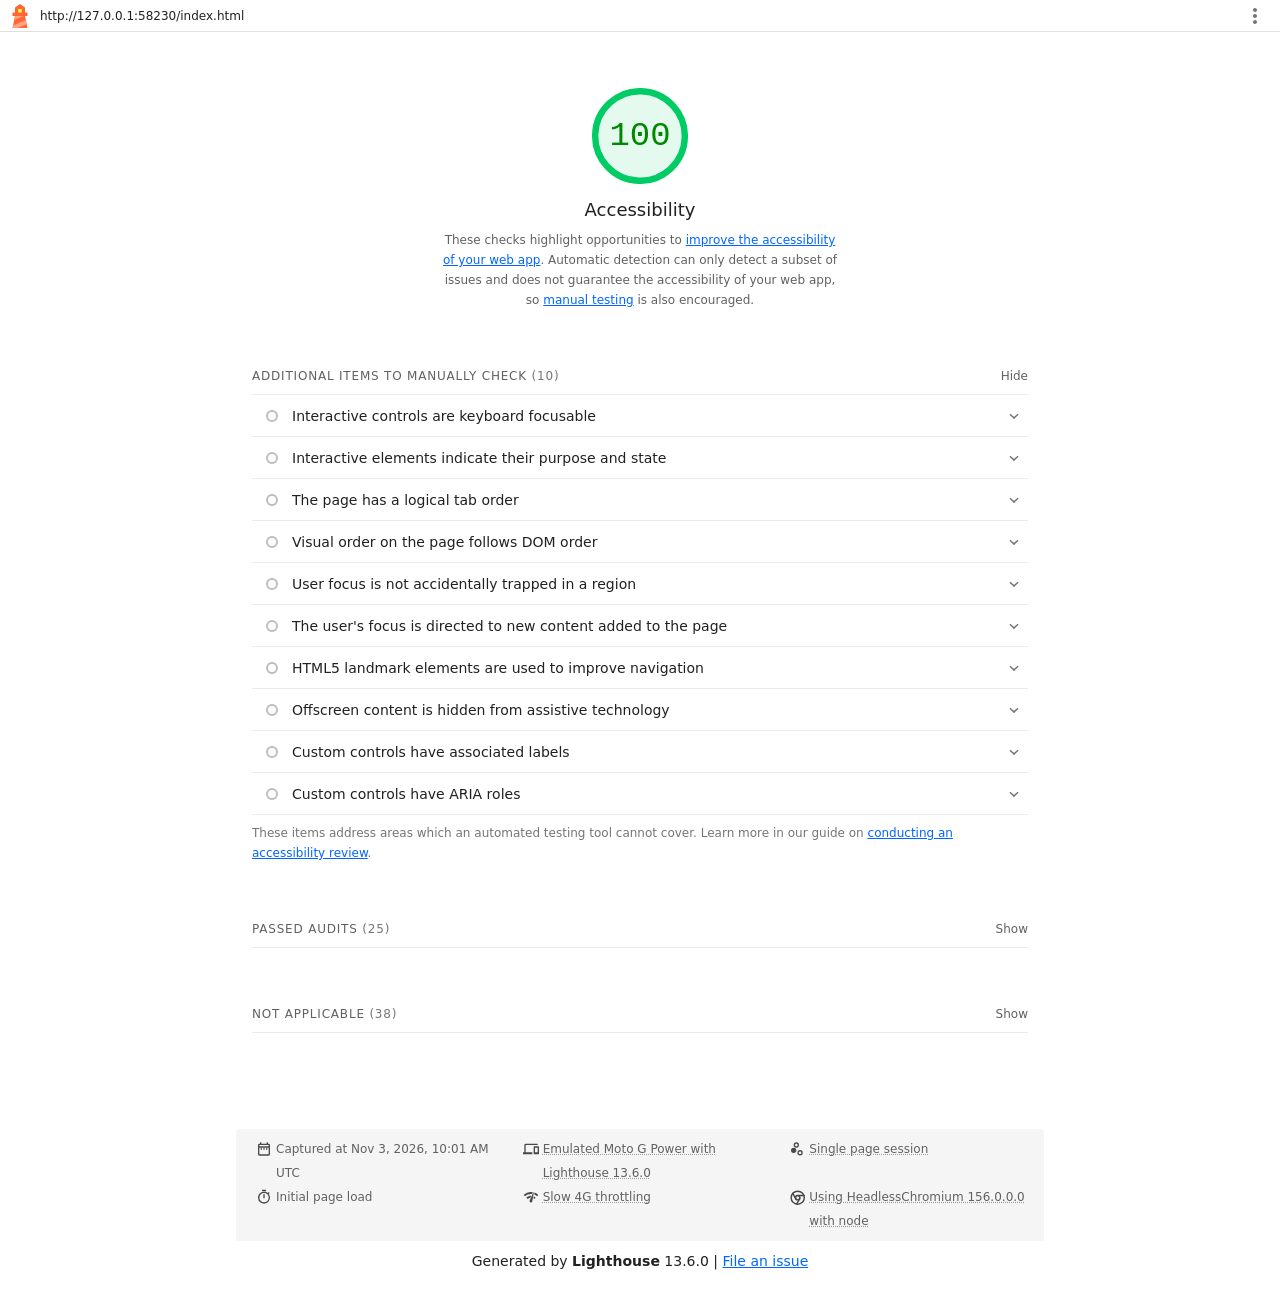
<file: lighthouse/index-mobile.html>
<!--
@license
Copyright 2018 Google LLC
SPDX-License-Identifier: Apache-2.0
-->
<!doctype html>
<html lang="en">
<head>
  <meta charset="utf-8">
  <meta name="viewport" content="width=device-width, initial-scale=1, minimum-scale=1">
  <link rel="icon" href='data:image/svg+xml;utf8,<svg fill="none" xmlns="http://www.w3.org/2000/svg" viewBox="0 0 48 48"><path d="m14 7 10-7 10 7v10h5v7h-5l5 24H9l5-24H9v-7h5V7Z" fill="%23F63"/><path d="M31.561 24H14l-1.689 8.105L31.561 24ZM18.983 48H9l1.022-4.907L35.723 32.27l1.663 7.98L18.983 48Z" fill="%23FFA385"/><path fill="%23FF3" d="M20.5 10h7v7h-7z"/></svg>'>
  <title>Lighthouse Report</title>
  <style>body {margin: 0}</style>
</head>
<body>
  <noscript>Lighthouse report requires JavaScript. Please enable.</noscript>

  <div id="lh-log"></div>

  <script>window.__LIGHTHOUSE_JSON__ = {"lighthouseVersion":"13.6.0","requestedUrl":"http://127.0.0.1:58230/index.html","mainDocumentUrl":"http://127.0.0.1:58230/index.html","finalDisplayedUrl":"http://127.0.0.1:58230/index.html","finalUrl":"http://127.0.0.1:58230/index.html","fetchTime":"2026-11-03T10:01:09.242Z","gatherMode":"navigation","runWarnings":[],"userAgent":"Mozilla/5.0 (Windows NT 10.0; Win64; x64) AppleWebKit/537.36 (KHTML, like Gecko) HeadlessChrome/156.0.0.0 Safari/537.36","environment":{"networkUserAgent":"Mozilla/5.0 (Linux; Android 11; moto g power (2022)) AppleWebKit/537.36 (KHTML, like Gecko) Chrome/156.0.0.0 Mobile Safari/537.36","hostUserAgent":"Mozilla/5.0 (Windows NT 10.0; Win64; x64) AppleWebKit/537.36 (KHTML, like Gecko) HeadlessChrome/156.0.0.0 Safari/537.36","benchmarkIndex":3261.5,"credits":{"axe-core":"4.14.0"}},"audits":{"accesskeys":{"id":"accesskeys","title":"`[accesskey]` values are unique","description":"Access keys let users quickly focus a part of the page. For proper navigation, each access key must be unique. [Learn more about access keys](https://dequeuniversity.com/rules/axe/4.14/accesskeys).","score":null,"scoreDisplayMode":"notApplicable"},"aria-allowed-attr":{"id":"aria-allowed-attr","title":"`[aria-*]` attributes match their roles","description":"Each ARIA `role` supports a specific subset of `aria-*` attributes. Mismatching these invalidates the `aria-*` attributes. [Learn how to match ARIA attributes to their roles](https://dequeuniversity.com/rules/axe/4.14/aria-allowed-attr).","score":1,"scoreDisplayMode":"binary","details":{"type":"table","headings":[{"key":"node","valueType":"node","subItemsHeading":{"key":"relatedNode","valueType":"node"},"label":"Failing Elements"}],"items":[]}},"aria-allowed-role":{"id":"aria-allowed-role","title":"Uses ARIA roles only on compatible elements","description":"Many HTML elements can only be assigned certain ARIA roles. Using ARIA roles where they are not allowed can interfere with the accessibility of the web page. [Learn more about ARIA roles](https://dequeuniversity.com/rules/axe/4.14/aria-allowed-role).","score":null,"scoreDisplayMode":"notApplicable"},"aria-command-name":{"id":"aria-command-name","title":"`button`, `link`, and `menuitem` elements have accessible names","description":"When an element doesn't have an accessible name, screen readers announce it with a generic name, making it unusable for users who rely on screen readers. [Learn how to make command elements more accessible](https://dequeuniversity.com/rules/axe/4.14/aria-command-name).","score":null,"scoreDisplayMode":"notApplicable"},"aria-conditional-attr":{"id":"aria-conditional-attr","title":"ARIA attributes are used as specified for the element's role","description":"Some ARIA attributes are only allowed on an element under certain conditions. [Learn more about conditional ARIA attributes](https://dequeuniversity.com/rules/axe/4.14/aria-conditional-attr).","score":1,"scoreDisplayMode":"binary","details":{"type":"table","headings":[{"key":"node","valueType":"node","subItemsHeading":{"key":"relatedNode","valueType":"node"},"label":"Failing Elements"}],"items":[]}},"aria-deprecated-role":{"id":"aria-deprecated-role","title":"Deprecated ARIA roles were not used","description":"Deprecated ARIA roles may not be processed correctly by assistive technology. [Learn more about deprecated ARIA roles](https://dequeuniversity.com/rules/axe/4.14/aria-deprecated-role).","score":1,"scoreDisplayMode":"binary","details":{"type":"table","headings":[{"key":"node","valueType":"node","subItemsHeading":{"key":"relatedNode","valueType":"node"},"label":"Failing Elements"}],"items":[]}},"aria-dialog-name":{"id":"aria-dialog-name","title":"Elements with `role=\"dialog\"` or `role=\"alertdialog\"` have accessible names.","description":"ARIA dialog elements without accessible names may prevent screen readers users from discerning the purpose of these elements. [Learn how to make ARIA dialog elements more accessible](https://dequeuniversity.com/rules/axe/4.14/aria-dialog-name).","score":null,"scoreDisplayMode":"notApplicable"},"aria-hidden-body":{"id":"aria-hidden-body","title":"`[aria-hidden=\"true\"]` is not present on the document `\u003cbody>`","description":"Assistive technologies, like screen readers, work inconsistently when `aria-hidden=\"true\"` is set on the document `\u003cbody>`. [Learn how `aria-hidden` affects the document body](https://dequeuniversity.com/rules/axe/4.14/aria-hidden-body).","score":1,"scoreDisplayMode":"binary","details":{"type":"table","headings":[{"key":"node","valueType":"node","subItemsHeading":{"key":"relatedNode","valueType":"node"},"label":"Failing Elements"}],"items":[]}},"aria-hidden-focus":{"id":"aria-hidden-focus","title":"`[aria-hidden=\"true\"]` elements do not contain focusable descendents","description":"Focusable descendents within an `[aria-hidden=\"true\"]` element prevent those interactive elements from being available to users of assistive technologies like screen readers. [Learn how `aria-hidden` affects focusable elements](https://dequeuniversity.com/rules/axe/4.14/aria-hidden-focus).","score":1,"scoreDisplayMode":"binary","details":{"type":"table","headings":[{"key":"node","valueType":"node","subItemsHeading":{"key":"relatedNode","valueType":"node"},"label":"Failing Elements"}],"items":[]}},"aria-input-field-name":{"id":"aria-input-field-name","title":"ARIA input fields have accessible names","description":"When an input field doesn't have an accessible name, screen readers announce it with a generic name, making it unusable for users who rely on screen readers. [Learn more about input field labels](https://dequeuniversity.com/rules/axe/4.14/aria-input-field-name).","score":null,"scoreDisplayMode":"notApplicable"},"aria-meter-name":{"id":"aria-meter-name","title":"ARIA `meter` elements have accessible names","description":"When a meter element doesn't have an accessible name, screen readers announce it with a generic name, making it unusable for users who rely on screen readers. [Learn how to name `meter` elements](https://dequeuniversity.com/rules/axe/4.14/aria-meter-name).","score":null,"scoreDisplayMode":"notApplicable"},"aria-progressbar-name":{"id":"aria-progressbar-name","title":"ARIA `progressbar` elements have accessible names","description":"When a `progressbar` element doesn't have an accessible name, screen readers announce it with a generic name, making it unusable for users who rely on screen readers. [Learn how to label `progressbar` elements](https://dequeuniversity.com/rules/axe/4.14/aria-progressbar-name).","score":null,"scoreDisplayMode":"notApplicable"},"aria-prohibited-attr":{"id":"aria-prohibited-attr","title":"Elements use only permitted ARIA attributes","description":"Using ARIA attributes in roles where they are prohibited can mean that important information is not communicated to users of assistive technologies. [Learn more about prohibited ARIA roles](https://dequeuniversity.com/rules/axe/4.14/aria-prohibited-attr).","score":1,"scoreDisplayMode":"binary","details":{"type":"table","headings":[{"key":"node","valueType":"node","subItemsHeading":{"key":"relatedNode","valueType":"node"},"label":"Failing Elements"}],"items":[]}},"aria-required-attr":{"id":"aria-required-attr","title":"`[role]`s have all required `[aria-*]` attributes","description":"Some ARIA roles have required attributes that describe the state of the element to screen readers. [Learn more about roles and required attributes](https://dequeuniversity.com/rules/axe/4.14/aria-required-attr).","score":1,"scoreDisplayMode":"binary","details":{"type":"table","headings":[{"key":"node","valueType":"node","subItemsHeading":{"key":"relatedNode","valueType":"node"},"label":"Failing Elements"}],"items":[]}},"aria-required-children":{"id":"aria-required-children","title":"Elements with an ARIA `[role]` that require children to contain a specific `[role]` have all required children.","description":"Some ARIA parent roles must contain specific child roles to perform their intended accessibility functions. [Learn more about roles and required children elements](https://dequeuniversity.com/rules/axe/4.14/aria-required-children).","score":null,"scoreDisplayMode":"notApplicable"},"aria-required-parent":{"id":"aria-required-parent","title":"`[role]`s are contained by their required parent element","description":"Some ARIA child roles must be contained by specific parent roles to properly perform their intended accessibility functions. [Learn more about ARIA roles and required parent element](https://dequeuniversity.com/rules/axe/4.14/aria-required-parent).","score":null,"scoreDisplayMode":"notApplicable"},"aria-roles":{"id":"aria-roles","title":"`[role]` values are valid","description":"ARIA roles must have valid values in order to perform their intended accessibility functions. [Learn more about valid ARIA roles](https://dequeuniversity.com/rules/axe/4.14/aria-roles).","score":1,"scoreDisplayMode":"binary","details":{"type":"table","headings":[{"key":"node","valueType":"node","subItemsHeading":{"key":"relatedNode","valueType":"node"},"label":"Failing Elements"}],"items":[]}},"aria-text":{"id":"aria-text","title":"Elements with the `role=text` attribute do not have focusable descendents.","description":"Adding `role=text` around a text node split by markup enables VoiceOver to treat it as one phrase, but the element's focusable descendents will not be announced. [Learn more about the `role=text` attribute](https://dequeuniversity.com/rules/axe/4.14/aria-text).","score":null,"scoreDisplayMode":"notApplicable"},"aria-toggle-field-name":{"id":"aria-toggle-field-name","title":"ARIA toggle fields have accessible names","description":"When a toggle field doesn't have an accessible name, screen readers announce it with a generic name, making it unusable for users who rely on screen readers. [Learn more about toggle fields](https://dequeuniversity.com/rules/axe/4.14/aria-toggle-field-name).","score":null,"scoreDisplayMode":"notApplicable"},"aria-tooltip-name":{"id":"aria-tooltip-name","title":"ARIA `tooltip` elements have accessible names","description":"When a tooltip element doesn't have an accessible name, screen readers announce it with a generic name, making it unusable for users who rely on screen readers. [Learn how to name `tooltip` elements](https://dequeuniversity.com/rules/axe/4.14/aria-tooltip-name).","score":null,"scoreDisplayMode":"notApplicable"},"aria-treeitem-name":{"id":"aria-treeitem-name","title":"ARIA `treeitem` elements have accessible names","description":"When a `treeitem` element doesn't have an accessible name, screen readers announce it with a generic name, making it unusable for users who rely on screen readers. [Learn more about labeling `treeitem` elements](https://dequeuniversity.com/rules/axe/4.14/aria-treeitem-name).","score":null,"scoreDisplayMode":"notApplicable"},"aria-valid-attr-value":{"id":"aria-valid-attr-value","title":"`[aria-*]` attributes have valid values","description":"Assistive technologies, like screen readers, can't interpret ARIA attributes with invalid values. [Learn more about valid values for ARIA attributes](https://dequeuniversity.com/rules/axe/4.14/aria-valid-attr-value).","score":1,"scoreDisplayMode":"binary","details":{"type":"table","headings":[{"key":"node","valueType":"node","subItemsHeading":{"key":"relatedNode","valueType":"node"},"label":"Failing Elements"}],"items":[]}},"aria-valid-attr":{"id":"aria-valid-attr","title":"`[aria-*]` attributes are valid and not misspelled","description":"Assistive technologies, like screen readers, can't interpret ARIA attributes with invalid names. [Learn more about valid ARIA attributes](https://dequeuniversity.com/rules/axe/4.14/aria-valid-attr).","score":1,"scoreDisplayMode":"binary","details":{"type":"table","headings":[{"key":"node","valueType":"node","subItemsHeading":{"key":"relatedNode","valueType":"node"},"label":"Failing Elements"}],"items":[]}},"button-name":{"id":"button-name","title":"Buttons have an accessible name","description":"When a button doesn't have an accessible name, screen readers announce it as \"button\", making it unusable for users who rely on screen readers. [Learn how to make buttons more accessible](https://dequeuniversity.com/rules/axe/4.14/button-name).","score":1,"scoreDisplayMode":"binary","details":{"type":"table","headings":[{"key":"node","valueType":"node","subItemsHeading":{"key":"relatedNode","valueType":"node"},"label":"Failing Elements"}],"items":[]}},"bypass":{"id":"bypass","title":"The page contains a heading, skip link, or landmark region","description":"Adding ways to bypass repetitive content lets keyboard users navigate the page more efficiently. [Learn more about bypass blocks](https://dequeuniversity.com/rules/axe/4.14/bypass).","score":null,"scoreDisplayMode":"notApplicable"},"color-contrast":{"id":"color-contrast","title":"Background and foreground colors have a sufficient contrast ratio","description":"Low-contrast text is difficult or impossible for many users to read. [Learn how to provide sufficient color contrast](https://dequeuniversity.com/rules/axe/4.14/color-contrast).","score":1,"scoreDisplayMode":"binary","details":{"type":"table","headings":[{"key":"node","valueType":"node","subItemsHeading":{"key":"relatedNode","valueType":"node"},"label":"Failing Elements"}],"items":[]}},"definition-list":{"id":"definition-list","title":"`\u003cdl>`'s contain only properly-ordered `\u003cdt>` and `\u003cdd>` groups, `\u003cscript>`, `\u003ctemplate>` or `\u003cdiv>` elements.","description":"When definition lists are not properly marked up, screen readers may produce confusing or inaccurate output. [Learn how to structure definition lists correctly](https://dequeuniversity.com/rules/axe/4.14/definition-list).","score":null,"scoreDisplayMode":"notApplicable"},"dlitem":{"id":"dlitem","title":"Definition list items are wrapped in `\u003cdl>` elements","description":"Definition list items (`\u003cdt>` and `\u003cdd>`) must be wrapped in a parent `\u003cdl>` element to ensure that screen readers can properly announce them. [Learn how to structure definition lists correctly](https://dequeuniversity.com/rules/axe/4.14/dlitem).","score":null,"scoreDisplayMode":"notApplicable"},"document-title":{"id":"document-title","title":"Document has a `\u003ctitle>` element","description":"The title gives screen reader users an overview of the page, and search engine users rely on it heavily to determine if a page is relevant to their search. [Learn more about document titles](https://dequeuniversity.com/rules/axe/4.14/document-title).","score":1,"scoreDisplayMode":"binary","details":{"type":"table","headings":[{"key":"node","valueType":"node","subItemsHeading":{"key":"relatedNode","valueType":"node"},"label":"Failing Elements"}],"items":[]}},"duplicate-id-aria":{"id":"duplicate-id-aria","title":"ARIA IDs are unique","description":"The value of an ARIA ID must be unique to prevent other instances from being overlooked by assistive technologies. [Learn how to fix duplicate ARIA IDs](https://dequeuniversity.com/rules/axe/4.14/duplicate-id-aria).","score":null,"scoreDisplayMode":"notApplicable"},"empty-heading":{"id":"empty-heading","title":"All heading elements contain content.","description":"A heading with no content or inaccessible text prevent screen reader users from accessing information on the page's structure. [Learn more about headings](https://dequeuniversity.com/rules/axe/4.14/empty-heading).","score":null,"scoreDisplayMode":"notApplicable"},"form-field-multiple-labels":{"id":"form-field-multiple-labels","title":"No form fields have multiple labels","description":"Form fields with multiple labels can be confusingly announced by assistive technologies like screen readers which use either the first, the last, or all of the labels. [Learn how to use form labels](https://dequeuniversity.com/rules/axe/4.14/form-field-multiple-labels).","score":null,"scoreDisplayMode":"notApplicable"},"frame-title":{"id":"frame-title","title":"`\u003cframe>` or `\u003ciframe>` elements have a title","description":"Screen reader users rely on frame titles to describe the contents of frames. [Learn more about frame titles](https://dequeuniversity.com/rules/axe/4.14/frame-title).","score":null,"scoreDisplayMode":"notApplicable"},"heading-order":{"id":"heading-order","title":"Heading elements appear in a sequentially-descending order","description":"Properly ordered headings that do not skip levels convey the semantic structure of the page, making it easier to navigate and understand when using assistive technologies. [Learn more about heading order](https://dequeuniversity.com/rules/axe/4.14/heading-order).","score":1,"scoreDisplayMode":"binary","details":{"type":"table","headings":[{"key":"node","valueType":"node","subItemsHeading":{"key":"relatedNode","valueType":"node"},"label":"Failing Elements"}],"items":[]}},"html-has-lang":{"id":"html-has-lang","title":"`\u003chtml>` element has a `[lang]` attribute","description":"If a page doesn't specify a `lang` attribute, a screen reader assumes that the page is in the default language that the user chose when setting up the screen reader. If the page isn't actually in the default language, then the screen reader might not announce the page's text correctly. [Learn more about the `lang` attribute](https://dequeuniversity.com/rules/axe/4.14/html-has-lang).","score":1,"scoreDisplayMode":"binary","details":{"type":"table","headings":[{"key":"node","valueType":"node","subItemsHeading":{"key":"relatedNode","valueType":"node"},"label":"Failing Elements"}],"items":[]}},"html-lang-valid":{"id":"html-lang-valid","title":"`\u003chtml>` element has a valid value for its `[lang]` attribute","description":"Specifying a valid [BCP 47 language](https://www.w3.org/International/questions/qa-choosing-language-tags#question) helps screen readers announce text properly. [Learn how to use the `lang` attribute](https://dequeuniversity.com/rules/axe/4.14/html-lang-valid).","score":1,"scoreDisplayMode":"binary","details":{"type":"table","headings":[{"key":"node","valueType":"node","subItemsHeading":{"key":"relatedNode","valueType":"node"},"label":"Failing Elements"}],"items":[]}},"html-xml-lang-mismatch":{"id":"html-xml-lang-mismatch","title":"`\u003chtml>` element has an `[xml:lang]` attribute with the same base language as the `[lang]` attribute.","description":"If the webpage does not specify a consistent language, then the screen reader might not announce the page's text correctly. [Learn more about the `lang` attribute](https://dequeuniversity.com/rules/axe/4.14/html-xml-lang-mismatch).","score":null,"scoreDisplayMode":"notApplicable"},"identical-links-same-purpose":{"id":"identical-links-same-purpose","title":"Identical links have the same purpose.","description":"Links with the same destination should have the same description, to help users understand the link's purpose and decide whether to follow it. [Learn more about identical links](https://dequeuniversity.com/rules/axe/4.14/identical-links-same-purpose).","score":null,"scoreDisplayMode":"notApplicable"},"image-alt":{"id":"image-alt","title":"Image elements have `[alt]` attributes","description":"Informative elements should aim for short, descriptive alternate text. Decorative elements can be ignored with an empty alt attribute. [Learn more about the `alt` attribute](https://dequeuniversity.com/rules/axe/4.14/image-alt).","score":1,"scoreDisplayMode":"binary","details":{"type":"table","headings":[{"key":"node","valueType":"node","subItemsHeading":{"key":"relatedNode","valueType":"node"},"label":"Failing Elements"}],"items":[]}},"image-redundant-alt":{"id":"image-redundant-alt","title":"Image elements do not have `[alt]` attributes that are redundant text.","description":"Informative elements should aim for short, descriptive alternative text. Alternative text that is exactly the same as the text adjacent to the link or image is potentially confusing for screen reader users, because the text will be read twice. [Learn more about the `alt` attribute](https://dequeuniversity.com/rules/axe/4.14/image-redundant-alt).","score":null,"scoreDisplayMode":"notApplicable"},"input-button-name":{"id":"input-button-name","title":"Input buttons have discernible text.","description":"Adding discernable and accessible text to input buttons may help screen reader users understand the purpose of the input button. [Learn more about input buttons](https://dequeuniversity.com/rules/axe/4.14/input-button-name).","score":null,"scoreDisplayMode":"notApplicable"},"input-image-alt":{"id":"input-image-alt","title":"`\u003cinput type=\"image\">` elements have `[alt]` text","description":"When an image is being used as an `\u003cinput>` button, providing alternative text can help screen reader users understand the purpose of the button. [Learn about input image alt text](https://dequeuniversity.com/rules/axe/4.14/input-image-alt).","score":null,"scoreDisplayMode":"notApplicable"},"label-content-name-mismatch":{"id":"label-content-name-mismatch","title":"Elements with visible text labels have matching accessible names.","description":"Visible text labels that do not match the accessible name can result in a confusing experience for screen reader users. [Learn more about accessible names](https://dequeuniversity.com/rules/axe/4.14/label-content-name-mismatch).","score":null,"scoreDisplayMode":"notApplicable"},"label":{"id":"label","title":"Form elements have associated labels","description":"Labels ensure that form controls are announced properly by assistive technologies, like screen readers. [Learn more about form element labels](https://dequeuniversity.com/rules/axe/4.14/label).","score":null,"scoreDisplayMode":"notApplicable"},"landmark-one-main":{"id":"landmark-one-main","title":"Document has a main landmark.","description":"One main landmark helps screen reader users navigate a web page. [Learn more about landmarks](https://dequeuniversity.com/rules/axe/4.14/landmark-one-main).","score":1,"scoreDisplayMode":"binary","details":{"type":"table","headings":[{"key":"node","valueType":"node","subItemsHeading":{"key":"relatedNode","valueType":"node"},"label":"Failing Elements"}],"items":[]}},"link-name":{"id":"link-name","title":"Links have a discernible name","description":"Link text (and alternate text for images, when used as links) that is discernible, unique, and focusable improves the navigation experience for screen reader users. [Learn how to make links accessible](https://dequeuniversity.com/rules/axe/4.14/link-name).","score":1,"scoreDisplayMode":"binary","details":{"type":"table","headings":[{"key":"node","valueType":"node","subItemsHeading":{"key":"relatedNode","valueType":"node"},"label":"Failing Elements"}],"items":[]}},"link-in-text-block":{"id":"link-in-text-block","title":"Links are distinguishable without relying on color.","description":"Low-contrast text is difficult or impossible for many users to read. Link text that is discernible improves the experience for users with low vision. [Learn how to make links distinguishable](https://dequeuniversity.com/rules/axe/4.14/link-in-text-block).","score":null,"scoreDisplayMode":"notApplicable"},"list":{"id":"list","title":"Lists contain only `\u003cli>` elements and script supporting elements (`\u003cscript>` and `\u003ctemplate>`).","description":"Screen readers have a specific way of announcing lists. Ensuring proper list structure aids screen reader output. [Learn more about proper list structure](https://dequeuniversity.com/rules/axe/4.14/list).","score":1,"scoreDisplayMode":"binary","details":{"type":"table","headings":[{"key":"node","valueType":"node","subItemsHeading":{"key":"relatedNode","valueType":"node"},"label":"Failing Elements"}],"items":[]}},"listitem":{"id":"listitem","title":"List items (`\u003cli>`) are contained within `\u003cul>`, `\u003col>` or `\u003cmenu>` parent elements","description":"Screen readers require list items (`\u003cli>`) to be contained within a parent `\u003cul>`, `\u003col>` or `\u003cmenu>` to be announced properly. [Learn more about proper list structure](https://dequeuniversity.com/rules/axe/4.14/listitem).","score":1,"scoreDisplayMode":"binary","details":{"type":"table","headings":[{"key":"node","valueType":"node","subItemsHeading":{"key":"relatedNode","valueType":"node"},"label":"Failing Elements"}],"items":[]}},"meta-refresh":{"id":"meta-refresh","title":"The document does not use `\u003cmeta http-equiv=\"refresh\">`","description":"Users do not expect a page to refresh automatically, and doing so will move focus back to the top of the page. This may create a frustrating or confusing experience. [Learn more about the refresh meta tag](https://dequeuniversity.com/rules/axe/4.14/meta-refresh).","score":null,"scoreDisplayMode":"notApplicable"},"meta-viewport":{"id":"meta-viewport","title":"`[user-scalable=\"no\"]` is not used in the `\u003cmeta name=\"viewport\">` element and the `[maximum-scale]` attribute is not less than 5.","description":"Disabling zooming is problematic for users with low vision who rely on screen magnification to properly see the contents of a web page. [Learn more about the viewport meta tag](https://dequeuniversity.com/rules/axe/4.14/meta-viewport).","score":1,"scoreDisplayMode":"binary","details":{"type":"table","headings":[{"key":"node","valueType":"node","subItemsHeading":{"key":"relatedNode","valueType":"node"},"label":"Failing Elements"}],"items":[]}},"object-alt":{"id":"object-alt","title":"`\u003cobject>` elements have alternate text","description":"Screen readers cannot translate non-text content. Adding alternate text to `\u003cobject>` elements helps screen readers convey meaning to users. [Learn more about alt text for `object` elements](https://dequeuniversity.com/rules/axe/4.14/object-alt).","score":null,"scoreDisplayMode":"notApplicable"},"select-name":{"id":"select-name","title":"Select elements have associated label elements.","description":"Form elements without effective labels can create frustrating experiences for screen reader users. [Learn more about the `select` element](https://dequeuniversity.com/rules/axe/4.14/select-name).","score":null,"scoreDisplayMode":"notApplicable"},"skip-link":{"id":"skip-link","title":"Skip links are focusable.","description":"Including a skip link can help users skip to the main content to save time. [Learn more about skip links](https://dequeuniversity.com/rules/axe/4.14/skip-link).","score":1,"scoreDisplayMode":"binary","details":{"type":"table","headings":[{"key":"node","valueType":"node","subItemsHeading":{"key":"relatedNode","valueType":"node"},"label":"Failing Elements"}],"items":[]}},"tabindex":{"id":"tabindex","title":"No element has a `[tabindex]` value greater than 0","description":"A value greater than 0 implies an explicit navigation ordering. Although technically valid, this often creates frustrating experiences for users who rely on assistive technologies. [Learn more about the `tabindex` attribute](https://dequeuniversity.com/rules/axe/4.14/tabindex).","score":1,"scoreDisplayMode":"binary","details":{"type":"table","headings":[{"key":"node","valueType":"node","subItemsHeading":{"key":"relatedNode","valueType":"node"},"label":"Failing Elements"}],"items":[]}},"table-duplicate-name":{"id":"table-duplicate-name","title":"Tables have different content in the summary attribute and `\u003ccaption>`.","description":"The summary attribute should describe the table structure, while `\u003ccaption>` should have the onscreen title. Accurate table mark-up helps users of screen readers. [Learn more about summary and caption](https://dequeuniversity.com/rules/axe/4.14/table-duplicate-name).","score":null,"scoreDisplayMode":"notApplicable"},"table-fake-caption":{"id":"table-fake-caption","title":"Tables use `\u003ccaption>` instead of cells with the `[colspan]` attribute to indicate a caption.","description":"Screen readers have features to make navigating tables easier. Ensuring that tables use the actual caption element instead of cells with the `[colspan]` attribute may improve the experience for screen reader users. [Learn more about captions](https://dequeuniversity.com/rules/axe/4.14/table-fake-caption).","score":null,"scoreDisplayMode":"notApplicable"},"target-size":{"id":"target-size","title":"Touch targets have sufficient size and spacing.","description":"Touch targets with sufficient size and spacing help users who may have difficulty targeting small controls to activate the targets. [Learn more about touch targets](https://dequeuniversity.com/rules/axe/4.14/target-size).","score":1,"scoreDisplayMode":"binary","details":{"type":"table","headings":[{"key":"node","valueType":"node","subItemsHeading":{"key":"relatedNode","valueType":"node"},"label":"Failing Elements"}],"items":[]}},"td-has-header":{"id":"td-has-header","title":"`\u003ctd>` elements in a large `\u003ctable>` have one or more table headers.","description":"Screen readers have features to make navigating tables easier. Ensuring that `\u003ctd>` elements in a large table (3 or more cells in width and height) have an associated table header may improve the experience for screen reader users. [Learn more about table headers](https://dequeuniversity.com/rules/axe/4.14/td-has-header).","score":null,"scoreDisplayMode":"notApplicable"},"td-headers-attr":{"id":"td-headers-attr","title":"Cells in a `\u003ctable>` element that use the `[headers]` attribute refer to table cells within the same table.","description":"Screen readers have features to make navigating tables easier. Ensuring `\u003ctd>` cells using the `[headers]` attribute only refer to other cells in the same table may improve the experience for screen reader users. [Learn more about the `headers` attribute](https://dequeuniversity.com/rules/axe/4.14/td-headers-attr).","score":null,"scoreDisplayMode":"notApplicable"},"th-has-data-cells":{"id":"th-has-data-cells","title":"`\u003cth>` elements and elements with `[role=\"columnheader\"/\"rowheader\"]` have data cells they describe.","description":"Screen readers have features to make navigating tables easier. Ensuring table headers always refer to some set of cells may improve the experience for screen reader users. [Learn more about table headers](https://dequeuniversity.com/rules/axe/4.14/th-has-data-cells).","score":null,"scoreDisplayMode":"notApplicable"},"valid-lang":{"id":"valid-lang","title":"`[lang]` attributes have a valid value","description":"Specifying a valid [BCP 47 language](https://www.w3.org/International/questions/qa-choosing-language-tags#question) on elements helps ensure that text is pronounced correctly by a screen reader. [Learn how to use the `lang` attribute](https://dequeuniversity.com/rules/axe/4.14/valid-lang).","score":null,"scoreDisplayMode":"notApplicable"},"video-caption":{"id":"video-caption","title":"`\u003cvideo>` elements contain a `\u003ctrack>` element with `[kind=\"captions\"]`","description":"When a video provides a caption it is easier for deaf and hearing impaired users to access its information. [Learn more about video captions](https://dequeuniversity.com/rules/axe/4.14/video-caption).","score":null,"scoreDisplayMode":"notApplicable"},"custom-controls-labels":{"id":"custom-controls-labels","title":"Custom controls have associated labels","description":"Custom interactive controls have associated labels, provided by aria-label or aria-labelledby. [Learn more about custom controls and labels](https://developer.chrome.com/docs/lighthouse/accessibility/custom-controls-labels/).","score":null,"scoreDisplayMode":"manual"},"custom-controls-roles":{"id":"custom-controls-roles","title":"Custom controls have ARIA roles","description":"Custom interactive controls have appropriate ARIA roles. [Learn how to add roles to custom controls](https://developer.chrome.com/docs/lighthouse/accessibility/custom-control-roles/).","score":null,"scoreDisplayMode":"manual"},"focus-traps":{"id":"focus-traps","title":"User focus is not accidentally trapped in a region","description":"A user can tab into and out of any control or region without accidentally trapping their focus. [Learn how to avoid focus traps](https://developer.chrome.com/docs/lighthouse/accessibility/focus-traps/).","score":null,"scoreDisplayMode":"manual"},"focusable-controls":{"id":"focusable-controls","title":"Interactive controls are keyboard focusable","description":"Custom interactive controls are keyboard focusable and display a focus indicator. [Learn how to make custom controls focusable](https://developer.chrome.com/docs/lighthouse/accessibility/focusable-controls/).","score":null,"scoreDisplayMode":"manual"},"interactive-element-affordance":{"id":"interactive-element-affordance","title":"Interactive elements indicate their purpose and state","description":"Interactive elements, such as links and buttons, should indicate their state and be distinguishable from non-interactive elements. [Learn how to decorate interactive elements with affordance hints](https://developer.chrome.com/docs/lighthouse/accessibility/interactive-element-affordance/).","score":null,"scoreDisplayMode":"manual"},"logical-tab-order":{"id":"logical-tab-order","title":"The page has a logical tab order","description":"Tabbing through the page follows the visual layout. Users cannot focus elements that are offscreen. [Learn more about logical tab ordering](https://developer.chrome.com/docs/lighthouse/accessibility/logical-tab-order/).","score":null,"scoreDisplayMode":"manual"},"managed-focus":{"id":"managed-focus","title":"The user's focus is directed to new content added to the page","description":"If new content, such as a dialog, is added to the page, the user's focus is directed to it. [Learn how to direct focus to new content](https://developer.chrome.com/docs/lighthouse/accessibility/managed-focus/).","score":null,"scoreDisplayMode":"manual"},"offscreen-content-hidden":{"id":"offscreen-content-hidden","title":"Offscreen content is hidden from assistive technology","description":"Offscreen content is hidden with display: none or aria-hidden=true. [Learn how to properly hide offscreen content](https://developer.chrome.com/docs/lighthouse/accessibility/offscreen-content-hidden/).","score":null,"scoreDisplayMode":"manual"},"use-landmarks":{"id":"use-landmarks","title":"HTML5 landmark elements are used to improve navigation","description":"Landmark elements (`\u003cmain>`, `\u003cnav>`, etc.) are used to improve the keyboard navigation of the page for assistive technology. [Learn more about landmark elements](https://developer.chrome.com/docs/lighthouse/accessibility/use-landmarks/).","score":null,"scoreDisplayMode":"manual"},"visual-order-follows-dom":{"id":"visual-order-follows-dom","title":"Visual order on the page follows DOM order","description":"DOM order matches the visual order, improving navigation for assistive technology. [Learn more about DOM and visual ordering](https://developer.chrome.com/docs/lighthouse/accessibility/visual-order-follows-dom/).","score":null,"scoreDisplayMode":"manual"},"autocomplete-valid":{"id":"autocomplete-valid","title":"`autocomplete` attributes are used correctly","description":"The `autocomplete` attribute values must be valid and correctly applied for screen readers to function correctly. [Learn more about valid autocomplete values](https://dequeuniversity.com/rules/axe/4.14/autocomplete-valid).","score":null,"scoreDisplayMode":"notApplicable"},"presentation-role-conflict":{"id":"presentation-role-conflict","title":"Elements with `role=\"none\"` or `role=\"presentation\"` do not have conflicts","description":"There are certain cases where the semantic role of an element with `role=\"none\"` or `role=\"presentation\"` does not resolve to none or presentation. To ensure the element remains removed from the accessibility tree, you should not add any global ARIA attributes to the element or make it focusable. [Learn more about presentation role conflict](https://dequeuniversity.com/rules/axe/4.14/presentation-role-conflict).","score":null,"scoreDisplayMode":"notApplicable"},"svg-img-alt":{"id":"svg-img-alt","title":"SVG elements with an `img` role have an accessible text alternative","description":"Ensures SVG elements with an `img`, `graphics-document` or `graphics-symbol` role have an accessible text alternative. [Learn more about SVG alt text](https://dequeuniversity.com/rules/axe/4.14/svg-img-alt).","score":null,"scoreDisplayMode":"notApplicable"}},"configSettings":{"output":"html","maxWaitForFcp":30000,"maxWaitForLoad":45000,"pauseAfterFcpMs":1000,"pauseAfterLoadMs":1000,"networkQuietThresholdMs":1000,"cpuQuietThresholdMs":1000,"formFactor":"mobile","throttling":{"rttMs":150,"throughputKbps":1638.4,"requestLatencyMs":562.5,"downloadThroughputKbps":1474.5600000000002,"uploadThroughputKbps":675,"cpuSlowdownMultiplier":4},"throttlingMethod":"simulate","screenEmulation":{"mobile":true,"width":412,"height":823,"deviceScaleFactor":1.75,"disabled":false},"emulatedUserAgent":"Mozilla/5.0 (Linux; Android 11; moto g power (2022)) AppleWebKit/537.36 (KHTML, like Gecko) Chrome/136.0.0.0 Mobile Safari/537.36","auditMode":false,"gatherMode":false,"clearStorageTypes":["file_systems","shader_cache","service_workers","cache_storage"],"disableStorageReset":false,"debugNavigation":false,"channel":"node","usePassiveGathering":false,"disableFullPageScreenshot":false,"skipAboutBlank":false,"blankPage":"about:blank","ignoreStatusCode":false,"locale":"en-US","blockedUrlPatterns":null,"additionalTraceCategories":null,"extraHeaders":null,"precomputedLanternData":null,"onlyAudits":null,"onlyCategories":["accessibility"],"skipAudits":null},"categories":{"accessibility":{"title":"Accessibility","description":"These checks highlight opportunities to [improve the accessibility of your web app](https://developer.chrome.com/docs/lighthouse/accessibility/). Automatic detection can only detect a subset of issues and does not guarantee the accessibility of your web app, so [manual testing](https://web.dev/articles/how-to-review) is also encouraged.","manualDescription":"These items address areas which an automated testing tool cannot cover. Learn more in our guide on [conducting an accessibility review](https://web.dev/articles/how-to-review).","supportedModes":["navigation","snapshot"],"auditRefs":[{"id":"accesskeys","weight":0,"group":"a11y-navigation"},{"id":"aria-allowed-attr","weight":10,"group":"a11y-aria"},{"id":"aria-command-name","weight":0,"group":"a11y-aria"},{"id":"aria-conditional-attr","weight":7,"group":"a11y-aria"},{"id":"aria-deprecated-role","weight":1,"group":"a11y-aria"},{"id":"aria-dialog-name","weight":0,"group":"a11y-aria"},{"id":"aria-hidden-body","weight":10,"group":"a11y-aria"},{"id":"aria-hidden-focus","weight":7,"group":"a11y-aria"},{"id":"aria-input-field-name","weight":0,"group":"a11y-aria"},{"id":"aria-meter-name","weight":0,"group":"a11y-aria"},{"id":"aria-progressbar-name","weight":0,"group":"a11y-aria"},{"id":"aria-prohibited-attr","weight":7,"group":"a11y-aria"},{"id":"aria-required-attr","weight":10,"group":"a11y-aria"},{"id":"aria-required-children","weight":0,"group":"a11y-aria"},{"id":"aria-required-parent","weight":0,"group":"a11y-aria"},{"id":"aria-roles","weight":10,"group":"a11y-aria"},{"id":"aria-text","weight":0,"group":"a11y-aria"},{"id":"aria-toggle-field-name","weight":0,"group":"a11y-aria"},{"id":"aria-tooltip-name","weight":0,"group":"a11y-aria"},{"id":"aria-treeitem-name","weight":0,"group":"a11y-aria"},{"id":"aria-valid-attr-value","weight":10,"group":"a11y-aria"},{"id":"aria-valid-attr","weight":10,"group":"a11y-aria"},{"id":"button-name","weight":10,"group":"a11y-names-labels"},{"id":"bypass","weight":0,"group":"a11y-navigation"},{"id":"color-contrast","weight":7,"group":"a11y-color-contrast"},{"id":"definition-list","weight":0,"group":"a11y-tables-lists"},{"id":"dlitem","weight":0,"group":"a11y-tables-lists"},{"id":"document-title","weight":7,"group":"a11y-names-labels"},{"id":"duplicate-id-aria","weight":0,"group":"a11y-aria"},{"id":"form-field-multiple-labels","weight":0,"group":"a11y-names-labels"},{"id":"frame-title","weight":0,"group":"a11y-names-labels"},{"id":"heading-order","weight":3,"group":"a11y-navigation"},{"id":"html-has-lang","weight":7,"group":"a11y-language"},{"id":"html-lang-valid","weight":7,"group":"a11y-language"},{"id":"html-xml-lang-mismatch","weight":0,"group":"a11y-language"},{"id":"image-alt","weight":10,"group":"a11y-names-labels"},{"id":"input-button-name","weight":0,"group":"a11y-names-labels"},{"id":"input-image-alt","weight":0,"group":"a11y-names-labels"},{"id":"label","weight":0,"group":"a11y-names-labels"},{"id":"link-in-text-block","weight":0,"group":"a11y-color-contrast"},{"id":"link-name","weight":7,"group":"a11y-names-labels"},{"id":"list","weight":7,"group":"a11y-tables-lists"},{"id":"listitem","weight":7,"group":"a11y-tables-lists"},{"id":"meta-refresh","weight":0,"group":"a11y-best-practices"},{"id":"meta-viewport","weight":10,"group":"a11y-best-practices"},{"id":"object-alt","weight":0,"group":"a11y-names-labels"},{"id":"select-name","weight":0,"group":"a11y-names-labels"},{"id":"skip-link","weight":3,"group":"a11y-names-labels"},{"id":"tabindex","weight":7,"group":"a11y-navigation"},{"id":"target-size","weight":7,"group":"a11y-best-practices"},{"id":"td-headers-attr","weight":0,"group":"a11y-tables-lists"},{"id":"th-has-data-cells","weight":0,"group":"a11y-tables-lists"},{"id":"valid-lang","weight":0,"group":"a11y-language"},{"id":"video-caption","weight":0,"group":"a11y-audio-video"},{"id":"landmark-one-main","weight":3,"group":"a11y-best-practices"},{"id":"autocomplete-valid","weight":0,"group":"a11y-best-practices"},{"id":"presentation-role-conflict","weight":0,"group":"a11y-best-practices"},{"id":"svg-img-alt","weight":0,"group":"a11y-best-practices"},{"id":"focusable-controls","weight":0},{"id":"interactive-element-affordance","weight":0},{"id":"logical-tab-order","weight":0},{"id":"visual-order-follows-dom","weight":0},{"id":"focus-traps","weight":0},{"id":"managed-focus","weight":0},{"id":"use-landmarks","weight":0},{"id":"offscreen-content-hidden","weight":0},{"id":"custom-controls-labels","weight":0},{"id":"custom-controls-roles","weight":0},{"id":"table-duplicate-name","weight":0,"group":"a11y-best-practices"},{"id":"empty-heading","weight":0,"group":"a11y-best-practices"},{"id":"aria-allowed-role","weight":0,"group":"a11y-best-practices"},{"id":"image-redundant-alt","weight":0,"group":"a11y-names-labels"},{"id":"identical-links-same-purpose","weight":0,"group":"a11y-best-practices"},{"id":"label-content-name-mismatch","weight":0,"group":"hidden"},{"id":"table-fake-caption","weight":0,"group":"hidden"},{"id":"td-has-header","weight":0,"group":"hidden"}],"id":"accessibility","score":1}},"categoryGroups":{"metrics":{"title":"Metrics"},"insights":{"title":"Insights","description":"These insights are also available in the Chrome DevTools Performance Panel - [record a trace](https://developer.chrome.com/docs/devtools/performance/reference) to view more detailed information."},"diagnostics":{"title":"Diagnostics","description":"More information about the performance of your application. These numbers don't [directly affect](https://developer.chrome.com/docs/lighthouse/performance/performance-scoring/) the Performance score."},"a11y-best-practices":{"title":"Best practices","description":"These items highlight common accessibility best practices."},"a11y-color-contrast":{"title":"Contrast","description":"These are opportunities to improve the legibility of your content."},"a11y-names-labels":{"title":"Names and labels","description":"These are opportunities to improve the semantics of the controls in your application. This may enhance the experience for users of assistive technology, like a screen reader."},"a11y-navigation":{"title":"Navigation","description":"These are opportunities to improve keyboard navigation in your application."},"a11y-aria":{"title":"ARIA","description":"These are opportunities to improve the usage of ARIA in your application which may enhance the experience for users of assistive technology, like a screen reader."},"a11y-language":{"title":"Internationalization and localization","description":"These are opportunities to improve the interpretation of your content by users in different locales."},"a11y-audio-video":{"title":"Audio and video","description":"These are opportunities to provide alternative content for audio and video. This may improve the experience for users with hearing or vision impairments."},"a11y-tables-lists":{"title":"Tables and lists","description":"These are opportunities to improve the experience of reading tabular or list data using assistive technology, like a screen reader."},"seo-mobile":{"title":"Mobile Friendly","description":"Make sure your pages are mobile friendly so users don’t have to pinch or zoom in order to read the content pages. [Learn how to make pages mobile-friendly](https://developers.google.com/search/mobile-sites/)."},"seo-content":{"title":"Content Best Practices","description":"Format your HTML in a way that enables crawlers to better understand your app’s content."},"seo-crawl":{"title":"Crawling and Indexing","description":"To appear in search results, crawlers need access to your app."},"best-practices-trust-safety":{"title":"Trust and Safety"},"best-practices-ux":{"title":"User Experience"},"best-practices-browser-compat":{"title":"Browser Compatibility"},"best-practices-general":{"title":"General"},"webmcp":{"title":"WebMCP","description":"Audits validating WebMCP integration."},"agent-accessibility":{"title":"Agent Accessibility","description":"These audits highlight best practices for improving the accessibility of the website for AI agents."},"agent-discoverability":{"title":"Agent Discoverability","description":"These audits validate that websites expose discoverable resources, documentation, and catalogs for AI agents."},"hidden":{"title":""}},"stackPacks":[],"entities":[{"name":"127.0.0.1","origins":["http://127.0.0.1:58230"],"isFirstParty":true,"isUnrecognized":true}],"fullPageScreenshot":{"screenshot":{"data":"[data-uri]","width":412,"height":3627},"nodes":{"1-0-P":{"id":"","top":2631,"bottom":2655,"left":33,"right":379,"width":346,"height":24}}},"timing":{"entries":[{"startTime":2090.68,"name":"lh:config","duration":1334.69,"entryType":"measure"},{"startTime":2093.06,"name":"lh:config:resolveArtifactsToDefns","duration":226.21,"entryType":"measure"},{"startTime":3425.59,"name":"lh:runner:gather","duration":5254.73,"entryType":"measure"},{"startTime":3520.21,"name":"lh:driver:connect","duration":13.05,"entryType":"measure"},{"startTime":3533.67,"name":"lh:driver:navigate","duration":7.7,"entryType":"measure"},{"startTime":3541.76,"name":"lh:gather:getBenchmarkIndex","duration":1005.47,"entryType":"measure"},{"startTime":4547.41,"name":"lh:gather:getVersion","duration":0.92,"entryType":"measure"},{"startTime":4548.43,"name":"lh:gather:getDevicePixelRatio","duration":1.02,"entryType":"measure"},{"startTime":4549.64,"name":"lh:prepare:navigationMode","duration":139.47,"entryType":"measure"},{"startTime":4550.29,"name":"lh:gather:getVersion","duration":0.47,"entryType":"measure"},{"startTime":4567.12,"name":"lh:storage:clearDataForOrigin","duration":40.1,"entryType":"measure"},{"startTime":4607.62,"name":"lh:storage:clearBrowserCaches","duration":76.18,"entryType":"measure"},{"startTime":4686.98,"name":"lh:gather:prepareThrottlingAndNetwork","duration":2.1,"entryType":"measure"},{"startTime":4707.84,"name":"lh:driver:navigate","duration":2435.36,"entryType":"measure"},{"startTime":7148.59,"name":"lh:computed:NetworkRecords","duration":1.48,"entryType":"measure"},{"startTime":7150.71,"name":"lh:gather:getArtifact:DevtoolsLog","duration":0.04,"entryType":"measure"},{"startTime":7150.77,"name":"lh:gather:getArtifact:Accessibility","duration":219.71,"entryType":"measure"},{"startTime":7370.75,"name":"lh:gather:getArtifact:NetworkUserAgent","duration":0.09,"entryType":"measure"},{"startTime":7370.86,"name":"lh:gather:getArtifact:Stacks","duration":11.97,"entryType":"measure"},{"startTime":7370.95,"name":"lh:gather:collectStacks","duration":11.83,"entryType":"measure"},{"startTime":7382.85,"name":"lh:gather:getArtifact:FullPageScreenshot","duration":1267.28,"entryType":"measure"},{"startTime":8644.04,"name":"lh:gather:getVersion","duration":0.84,"entryType":"measure"},{"startTime":8681.1,"name":"lh:runner:audit","duration":206.07,"entryType":"measure"},{"startTime":8681.38,"name":"lh:runner:auditing","duration":205.06,"entryType":"measure"},{"startTime":8683.58,"name":"lh:audit:accesskeys","duration":2.09,"entryType":"measure"},{"startTime":8686.15,"name":"lh:audit:aria-allowed-attr","duration":6.87,"entryType":"measure"},{"startTime":8693.71,"name":"lh:audit:aria-allowed-role","duration":6.72,"entryType":"measure"},{"startTime":8701.09,"name":"lh:audit:aria-command-name","duration":1.79,"entryType":"measure"},{"startTime":8703.26,"name":"lh:audit:aria-conditional-attr","duration":4.13,"entryType":"measure"},{"startTime":8707.7,"name":"lh:audit:aria-deprecated-role","duration":3.29,"entryType":"measure"},{"startTime":8711.26,"name":"lh:audit:aria-dialog-name","duration":1.63,"entryType":"measure"},{"startTime":8713.36,"name":"lh:audit:aria-hidden-body","duration":6.29,"entryType":"measure"},{"startTime":8719.96,"name":"lh:audit:aria-hidden-focus","duration":3.2,"entryType":"measure"},{"startTime":8723.47,"name":"lh:audit:aria-input-field-name","duration":1.2,"entryType":"measure"},{"startTime":8725.04,"name":"lh:audit:aria-meter-name","duration":1.18,"entryType":"measure"},{"startTime":8726.48,"name":"lh:audit:aria-progressbar-name","duration":1.18,"entryType":"measure"},{"startTime":8727.9,"name":"lh:audit:aria-prohibited-attr","duration":5.89,"entryType":"measure"},{"startTime":8734.22,"name":"lh:audit:aria-required-attr","duration":5.81,"entryType":"measure"},{"startTime":8740.44,"name":"lh:audit:aria-required-children","duration":1.64,"entryType":"measure"},{"startTime":8742.34,"name":"lh:audit:aria-required-parent","duration":1.1,"entryType":"measure"},{"startTime":8743.66,"name":"lh:audit:aria-roles","duration":5.95,"entryType":"measure"},{"startTime":8749.85,"name":"lh:audit:aria-text","duration":0.99,"entryType":"measure"},{"startTime":8751.03,"name":"lh:audit:aria-toggle-field-name","duration":1.03,"entryType":"measure"},{"startTime":8752.25,"name":"lh:audit:aria-tooltip-name","duration":1.02,"entryType":"measure"},{"startTime":8753.46,"name":"lh:audit:aria-treeitem-name","duration":1.05,"entryType":"measure"},{"startTime":8754.68,"name":"lh:audit:aria-valid-attr-value","duration":2.19,"entryType":"measure"},{"startTime":8757.02,"name":"lh:audit:aria-valid-attr","duration":1.94,"entryType":"measure"},{"startTime":8759.14,"name":"lh:audit:button-name","duration":2.6,"entryType":"measure"},{"startTime":8762.21,"name":"lh:audit:bypass","duration":3.38,"entryType":"measure"},{"startTime":8766,"name":"lh:audit:color-contrast","duration":2.92,"entryType":"measure"},{"startTime":8769.1,"name":"lh:audit:definition-list","duration":0.95,"entryType":"measure"},{"startTime":8770.19,"name":"lh:audit:dlitem","duration":0.91,"entryType":"measure"},{"startTime":8771.24,"name":"lh:audit:document-title","duration":3.08,"entryType":"measure"},{"startTime":8774.64,"name":"lh:audit:duplicate-id-aria","duration":2,"entryType":"measure"},{"startTime":8776.82,"name":"lh:audit:empty-heading","duration":1.83,"entryType":"measure"},{"startTime":8778.82,"name":"lh:audit:form-field-multiple-labels","duration":0.95,"entryType":"measure"},{"startTime":8779.92,"name":"lh:audit:frame-title","duration":1.51,"entryType":"measure"},{"startTime":8781.64,"name":"lh:audit:heading-order","duration":2.25,"entryType":"measure"},{"startTime":8784.08,"name":"lh:audit:html-has-lang","duration":1.9,"entryType":"measure"},{"startTime":8786.13,"name":"lh:audit:html-lang-valid","duration":2.79,"entryType":"measure"},{"startTime":8789.13,"name":"lh:audit:html-xml-lang-mismatch","duration":1.23,"entryType":"measure"},{"startTime":8790.51,"name":"lh:audit:identical-links-same-purpose","duration":1.77,"entryType":"measure"},{"startTime":8792.46,"name":"lh:audit:image-alt","duration":1.81,"entryType":"measure"},{"startTime":8794.41,"name":"lh:audit:image-redundant-alt","duration":3.22,"entryType":"measure"},{"startTime":8797.81,"name":"lh:audit:input-button-name","duration":1.45,"entryType":"measure"},{"startTime":8799.44,"name":"lh:audit:input-image-alt","duration":1.2,"entryType":"measure"},{"startTime":8800.79,"name":"lh:audit:label-content-name-mismatch","duration":2.05,"entryType":"measure"},{"startTime":8803.08,"name":"lh:audit:label","duration":1.39,"entryType":"measure"},{"startTime":8804.7,"name":"lh:audit:landmark-one-main","duration":2.3,"entryType":"measure"},{"startTime":8807.16,"name":"lh:audit:link-name","duration":1.75,"entryType":"measure"},{"startTime":8809.06,"name":"lh:audit:link-in-text-block","duration":1.21,"entryType":"measure"},{"startTime":8810.41,"name":"lh:audit:list","duration":14.5,"entryType":"measure"},{"startTime":8825.09,"name":"lh:audit:listitem","duration":1.98,"entryType":"measure"},{"startTime":8827.24,"name":"lh:audit:meta-refresh","duration":3.81,"entryType":"measure"},{"startTime":8831.61,"name":"lh:audit:meta-viewport","duration":3.86,"entryType":"measure"},{"startTime":8835.65,"name":"lh:audit:object-alt","duration":1.9,"entryType":"measure"},{"startTime":8837.89,"name":"lh:audit:select-name","duration":1.85,"entryType":"measure"},{"startTime":8839.89,"name":"lh:audit:skip-link","duration":2.77,"entryType":"measure"},{"startTime":8842.91,"name":"lh:audit:tabindex","duration":3.76,"entryType":"measure"},{"startTime":8847.15,"name":"lh:audit:table-duplicate-name","duration":2.35,"entryType":"measure"},{"startTime":8849.74,"name":"lh:audit:table-fake-caption","duration":2.86,"entryType":"measure"},{"startTime":8852.96,"name":"lh:audit:target-size","duration":3.04,"entryType":"measure"},{"startTime":8856.22,"name":"lh:audit:td-has-header","duration":2.07,"entryType":"measure"},{"startTime":8858.5,"name":"lh:audit:td-headers-attr","duration":2.65,"entryType":"measure"},{"startTime":8861.4,"name":"lh:audit:th-has-data-cells","duration":5.11,"entryType":"measure"},{"startTime":8866.98,"name":"lh:audit:valid-lang","duration":4.53,"entryType":"measure"},{"startTime":8872.03,"name":"lh:audit:video-caption","duration":4.57,"entryType":"measure"},{"startTime":8876.69,"name":"lh:audit:custom-controls-labels","duration":0.31,"entryType":"measure"},{"startTime":8877.02,"name":"lh:audit:custom-controls-roles","duration":0.03,"entryType":"measure"},{"startTime":8877.07,"name":"lh:audit:focus-traps","duration":0.02,"entryType":"measure"},{"startTime":8877.1,"name":"lh:audit:focusable-controls","duration":0.02,"entryType":"measure"},{"startTime":8877.13,"name":"lh:audit:interactive-element-affordance","duration":0.02,"entryType":"measure"},{"startTime":8877.16,"name":"lh:audit:logical-tab-order","duration":0.01,"entryType":"measure"},{"startTime":8877.19,"name":"lh:audit:managed-focus","duration":0.01,"entryType":"measure"},{"startTime":8877.21,"name":"lh:audit:offscreen-content-hidden","duration":0.01,"entryType":"measure"},{"startTime":8877.24,"name":"lh:audit:use-landmarks","duration":0.02,"entryType":"measure"},{"startTime":8877.27,"name":"lh:audit:visual-order-follows-dom","duration":0.02,"entryType":"measure"},{"startTime":8877.78,"name":"lh:audit:autocomplete-valid","duration":2.42,"entryType":"measure"},{"startTime":8880.54,"name":"lh:audit:presentation-role-conflict","duration":3.24,"entryType":"measure"},{"startTime":8884.07,"name":"lh:audit:svg-img-alt","duration":2.34,"entryType":"measure"},{"startTime":8886.46,"name":"lh:runner:generate","duration":0.7,"entryType":"measure"},{"startTime":8887.72,"name":"lh:computed:EntityClassification","duration":1.5,"entryType":"measure"}],"total":5460.799999999999},"i18n":{"rendererFormattedStrings":{"calculatorLink":"See calculator.","collapseView":"Collapse view","crcInitialNavigation":"Initial Navigation","crcLongestDurationLabel":"Maximum critical path latency:","dropdownCopyJSON":"Copy JSON","dropdownDarkTheme":"Toggle Dark Theme","dropdownPrintExpanded":"Print Expanded","dropdownPrintSummary":"Print Summary","dropdownSaveGist":"Save as Gist","dropdownSaveHTML":"Save as HTML","dropdownSaveJSON":"Save as JSON","dropdownViewUnthrottledTrace":"View Unthrottled Trace","dropdownViewer":"Open in Viewer","errorLabel":"Error!","errorMissingAuditInfo":"Report error: no audit information","expandView":"Expand view","firstPartyChipLabel":"1st party","footerIssue":"File an issue","hide":"Hide","labDataTitle":"Lab Data","lsPerformanceCategoryDescription":"[Lighthouse](https://developers.google.com/web/tools/lighthouse/) analysis of the current page on an emulated mobile network. Values are estimated and may vary.","manualAuditsGroupTitle":"Additional items to manually check","notApplicableAuditsGroupTitle":"Not applicable","openInANewTabTooltip":"Open in a new tab","opportunityResourceColumnLabel":"Opportunity","opportunitySavingsColumnLabel":"Estimated Savings","passedAuditsGroupTitle":"Passed audits","runtimeAnalysisWindow":"Initial page load","runtimeAnalysisWindowSnapshot":"Point-in-time snapshot","runtimeAnalysisWindowTimespan":"User interactions timespan","runtimeCustom":"Custom throttling","runtimeDesktopEmulation":"Emulated Desktop","runtimeMobileEmulation":"Emulated Moto G Power","runtimeNoEmulation":"No emulation","runtimeSettingsArdVersion":"ARD version","runtimeSettingsAxeVersion":"Axe version","runtimeSettingsBenchmark":"Unthrottled CPU/Memory Power","runtimeSettingsCPUThrottling":"CPU throttling","runtimeSettingsDevice":"Device","runtimeSettingsNetworkThrottling":"Network throttling","runtimeSettingsScreenEmulation":"Screen emulation","runtimeSettingsUANetwork":"User agent (network)","runtimeSingleLoad":"Single page session","runtimeSingleLoadTooltip":"This data is taken from a single page session, as opposed to field data summarizing many sessions.","runtimeSlow4g":"Slow 4G throttling","runtimeUnknown":"Unknown","show":"Show","showRelevantAudits":"Show audits relevant to:","snippetCollapseButtonLabel":"Collapse snippet","snippetExpandButtonLabel":"Expand snippet","thirdPartyResourcesLabel":"Show 3rd-party resources","throttlingProvided":"Provided by environment","toplevelWarningsMessage":"There were issues affecting this run of Lighthouse:","unattributable":"Unattributable","unscoredLabel":"Unscored","unscoredTitle":"This audit does not contribute to the overall category score.","varianceDisclaimer":"Values are estimated and may vary. The [performance score is calculated](https://developer.chrome.com/docs/lighthouse/performance/performance-scoring/) directly from these metrics.","viewTraceLabel":"View Trace","viewTreemapLabel":"View Treemap","warningAuditsGroupTitle":"Passed audits but with warnings","warningHeader":"Warnings: "},"icuMessagePaths":{"core/audits/accessibility/accesskeys.js | title":["audits.accesskeys.title"],"core/audits/accessibility/accesskeys.js | description":["audits.accesskeys.description"],"core/audits/accessibility/aria-allowed-attr.js | title":["audits[aria-allowed-attr].title"],"core/audits/accessibility/aria-allowed-attr.js | description":["audits[aria-allowed-attr].description"],"core/lib/i18n/i18n.js | columnFailingElem":["audits[aria-allowed-attr].details.headings[0].label","audits[aria-conditional-attr].details.headings[0].label","audits[aria-deprecated-role].details.headings[0].label","audits[aria-hidden-body].details.headings[0].label","audits[aria-hidden-focus].details.headings[0].label","audits[aria-prohibited-attr].details.headings[0].label","audits[aria-required-attr].details.headings[0].label","audits[aria-roles].details.headings[0].label","audits[aria-valid-attr-value].details.headings[0].label","audits[aria-valid-attr].details.headings[0].label","audits[button-name].details.headings[0].label","audits[color-contrast].details.headings[0].label","audits[document-title].details.headings[0].label","audits[heading-order].details.headings[0].label","audits[html-has-lang].details.headings[0].label","audits[html-lang-valid].details.headings[0].label","audits[image-alt].details.headings[0].label","audits[landmark-one-main].details.headings[0].label","audits[link-name].details.headings[0].label","audits.list.details.headings[0].label","audits.listitem.details.headings[0].label","audits[meta-viewport].details.headings[0].label","audits[skip-link].details.headings[0].label","audits.tabindex.details.headings[0].label","audits[target-size].details.headings[0].label"],"core/audits/accessibility/aria-allowed-role.js | title":["audits[aria-allowed-role].title"],"core/audits/accessibility/aria-allowed-role.js | description":["audits[aria-allowed-role].description"],"core/audits/accessibility/aria-command-name.js | title":["audits[aria-command-name].title"],"core/audits/accessibility/aria-command-name.js | description":["audits[aria-command-name].description"],"core/audits/accessibility/aria-conditional-attr.js | title":["audits[aria-conditional-attr].title"],"core/audits/accessibility/aria-conditional-attr.js | description":["audits[aria-conditional-attr].description"],"core/audits/accessibility/aria-deprecated-role.js | title":["audits[aria-deprecated-role].title"],"core/audits/accessibility/aria-deprecated-role.js | description":["audits[aria-deprecated-role].description"],"core/audits/accessibility/aria-dialog-name.js | title":["audits[aria-dialog-name].title"],"core/audits/accessibility/aria-dialog-name.js | description":["audits[aria-dialog-name].description"],"core/audits/accessibility/aria-hidden-body.js | title":["audits[aria-hidden-body].title"],"core/audits/accessibility/aria-hidden-body.js | description":["audits[aria-hidden-body].description"],"core/audits/accessibility/aria-hidden-focus.js | title":["audits[aria-hidden-focus].title"],"core/audits/accessibility/aria-hidden-focus.js | description":["audits[aria-hidden-focus].description"],"core/audits/accessibility/aria-input-field-name.js | title":["audits[aria-input-field-name].title"],"core/audits/accessibility/aria-input-field-name.js | description":["audits[aria-input-field-name].description"],"core/audits/accessibility/aria-meter-name.js | title":["audits[aria-meter-name].title"],"core/audits/accessibility/aria-meter-name.js | description":["audits[aria-meter-name].description"],"core/audits/accessibility/aria-progressbar-name.js | title":["audits[aria-progressbar-name].title"],"core/audits/accessibility/aria-progressbar-name.js | description":["audits[aria-progressbar-name].description"],"core/audits/accessibility/aria-prohibited-attr.js | title":["audits[aria-prohibited-attr].title"],"core/audits/accessibility/aria-prohibited-attr.js | description":["audits[aria-prohibited-attr].description"],"core/audits/accessibility/aria-required-attr.js | title":["audits[aria-required-attr].title"],"core/audits/accessibility/aria-required-attr.js | description":["audits[aria-required-attr].description"],"core/audits/accessibility/aria-required-children.js | title":["audits[aria-required-children].title"],"core/audits/accessibility/aria-required-children.js | description":["audits[aria-required-children].description"],"core/audits/accessibility/aria-required-parent.js | title":["audits[aria-required-parent].title"],"core/audits/accessibility/aria-required-parent.js | description":["audits[aria-required-parent].description"],"core/audits/accessibility/aria-roles.js | title":["audits[aria-roles].title"],"core/audits/accessibility/aria-roles.js | description":["audits[aria-roles].description"],"core/audits/accessibility/aria-text.js | title":["audits[aria-text].title"],"core/audits/accessibility/aria-text.js | description":["audits[aria-text].description"],"core/audits/accessibility/aria-toggle-field-name.js | title":["audits[aria-toggle-field-name].title"],"core/audits/accessibility/aria-toggle-field-name.js | description":["audits[aria-toggle-field-name].description"],"core/audits/accessibility/aria-tooltip-name.js | title":["audits[aria-tooltip-name].title"],"core/audits/accessibility/aria-tooltip-name.js | description":["audits[aria-tooltip-name].description"],"core/audits/accessibility/aria-treeitem-name.js | title":["audits[aria-treeitem-name].title"],"core/audits/accessibility/aria-treeitem-name.js | description":["audits[aria-treeitem-name].description"],"core/audits/accessibility/aria-valid-attr-value.js | title":["audits[aria-valid-attr-value].title"],"core/audits/accessibility/aria-valid-attr-value.js | description":["audits[aria-valid-attr-value].description"],"core/audits/accessibility/aria-valid-attr.js | title":["audits[aria-valid-attr].title"],"core/audits/accessibility/aria-valid-attr.js | description":["audits[aria-valid-attr].description"],"core/audits/accessibility/button-name.js | title":["audits[button-name].title"],"core/audits/accessibility/button-name.js | description":["audits[button-name].description"],"core/audits/accessibility/bypass.js | title":["audits.bypass.title"],"core/audits/accessibility/bypass.js | description":["audits.bypass.description"],"core/audits/accessibility/color-contrast.js | title":["audits[color-contrast].title"],"core/audits/accessibility/color-contrast.js | description":["audits[color-contrast].description"],"core/audits/accessibility/definition-list.js | title":["audits[definition-list].title"],"core/audits/accessibility/definition-list.js | description":["audits[definition-list].description"],"core/audits/accessibility/dlitem.js | title":["audits.dlitem.title"],"core/audits/accessibility/dlitem.js | description":["audits.dlitem.description"],"core/audits/accessibility/document-title.js | title":["audits[document-title].title"],"core/audits/accessibility/document-title.js | description":["audits[document-title].description"],"core/audits/accessibility/duplicate-id-aria.js | title":["audits[duplicate-id-aria].title"],"core/audits/accessibility/duplicate-id-aria.js | description":["audits[duplicate-id-aria].description"],"core/audits/accessibility/empty-heading.js | title":["audits[empty-heading].title"],"core/audits/accessibility/empty-heading.js | description":["audits[empty-heading].description"],"core/audits/accessibility/form-field-multiple-labels.js | title":["audits[form-field-multiple-labels].title"],"core/audits/accessibility/form-field-multiple-labels.js | description":["audits[form-field-multiple-labels].description"],"core/audits/accessibility/frame-title.js | title":["audits[frame-title].title"],"core/audits/accessibility/frame-title.js | description":["audits[frame-title].description"],"core/audits/accessibility/heading-order.js | title":["audits[heading-order].title"],"core/audits/accessibility/heading-order.js | description":["audits[heading-order].description"],"core/audits/accessibility/html-has-lang.js | title":["audits[html-has-lang].title"],"core/audits/accessibility/html-has-lang.js | description":["audits[html-has-lang].description"],"core/audits/accessibility/html-lang-valid.js | title":["audits[html-lang-valid].title"],"core/audits/accessibility/html-lang-valid.js | description":["audits[html-lang-valid].description"],"core/audits/accessibility/html-xml-lang-mismatch.js | title":["audits[html-xml-lang-mismatch].title"],"core/audits/accessibility/html-xml-lang-mismatch.js | description":["audits[html-xml-lang-mismatch].description"],"core/audits/accessibility/identical-links-same-purpose.js | title":["audits[identical-links-same-purpose].title"],"core/audits/accessibility/identical-links-same-purpose.js | description":["audits[identical-links-same-purpose].description"],"core/audits/accessibility/image-alt.js | title":["audits[image-alt].title"],"core/audits/accessibility/image-alt.js | description":["audits[image-alt].description"],"core/audits/accessibility/image-redundant-alt.js | title":["audits[image-redundant-alt].title"],"core/audits/accessibility/image-redundant-alt.js | description":["audits[image-redundant-alt].description"],"core/audits/accessibility/input-button-name.js | title":["audits[input-button-name].title"],"core/audits/accessibility/input-button-name.js | description":["audits[input-button-name].description"],"core/audits/accessibility/input-image-alt.js | title":["audits[input-image-alt].title"],"core/audits/accessibility/input-image-alt.js | description":["audits[input-image-alt].description"],"core/audits/accessibility/label-content-name-mismatch.js | title":["audits[label-content-name-mismatch].title"],"core/audits/accessibility/label-content-name-mismatch.js | description":["audits[label-content-name-mismatch].description"],"core/audits/accessibility/label.js | title":["audits.label.title"],"core/audits/accessibility/label.js | description":["audits.label.description"],"core/audits/accessibility/landmark-one-main.js | title":["audits[landmark-one-main].title"],"core/audits/accessibility/landmark-one-main.js | description":["audits[landmark-one-main].description"],"core/audits/accessibility/link-name.js | title":["audits[link-name].title"],"core/audits/accessibility/link-name.js | description":["audits[link-name].description"],"core/audits/accessibility/link-in-text-block.js | title":["audits[link-in-text-block].title"],"core/audits/accessibility/link-in-text-block.js | description":["audits[link-in-text-block].description"],"core/audits/accessibility/list.js | title":["audits.list.title"],"core/audits/accessibility/list.js | description":["audits.list.description"],"core/audits/accessibility/listitem.js | title":["audits.listitem.title"],"core/audits/accessibility/listitem.js | description":["audits.listitem.description"],"core/audits/accessibility/meta-refresh.js | title":["audits[meta-refresh].title"],"core/audits/accessibility/meta-refresh.js | description":["audits[meta-refresh].description"],"core/audits/accessibility/meta-viewport.js | title":["audits[meta-viewport].title"],"core/audits/accessibility/meta-viewport.js | description":["audits[meta-viewport].description"],"core/audits/accessibility/object-alt.js | title":["audits[object-alt].title"],"core/audits/accessibility/object-alt.js | description":["audits[object-alt].description"],"core/audits/accessibility/select-name.js | title":["audits[select-name].title"],"core/audits/accessibility/select-name.js | description":["audits[select-name].description"],"core/audits/accessibility/skip-link.js | title":["audits[skip-link].title"],"core/audits/accessibility/skip-link.js | description":["audits[skip-link].description"],"core/audits/accessibility/tabindex.js | title":["audits.tabindex.title"],"core/audits/accessibility/tabindex.js | description":["audits.tabindex.description"],"core/audits/accessibility/table-duplicate-name.js | title":["audits[table-duplicate-name].title"],"core/audits/accessibility/table-duplicate-name.js | description":["audits[table-duplicate-name].description"],"core/audits/accessibility/table-fake-caption.js | title":["audits[table-fake-caption].title"],"core/audits/accessibility/table-fake-caption.js | description":["audits[table-fake-caption].description"],"core/audits/accessibility/target-size.js | title":["audits[target-size].title"],"core/audits/accessibility/target-size.js | description":["audits[target-size].description"],"core/audits/accessibility/td-has-header.js | title":["audits[td-has-header].title"],"core/audits/accessibility/td-has-header.js | description":["audits[td-has-header].description"],"core/audits/accessibility/td-headers-attr.js | title":["audits[td-headers-attr].title"],"core/audits/accessibility/td-headers-attr.js | description":["audits[td-headers-attr].description"],"core/audits/accessibility/th-has-data-cells.js | title":["audits[th-has-data-cells].title"],"core/audits/accessibility/th-has-data-cells.js | description":["audits[th-has-data-cells].description"],"core/audits/accessibility/valid-lang.js | title":["audits[valid-lang].title"],"core/audits/accessibility/valid-lang.js | description":["audits[valid-lang].description"],"core/audits/accessibility/video-caption.js | title":["audits[video-caption].title"],"core/audits/accessibility/video-caption.js | description":["audits[video-caption].description"],"core/audits/accessibility/autocomplete-valid.js | title":["audits[autocomplete-valid].title"],"core/audits/accessibility/autocomplete-valid.js | description":["audits[autocomplete-valid].description"],"core/audits/accessibility/presentation-role-conflict.js | title":["audits[presentation-role-conflict].title"],"core/audits/accessibility/presentation-role-conflict.js | description":["audits[presentation-role-conflict].description"],"core/audits/accessibility/svg-img-alt.js | title":["audits[svg-img-alt].title"],"core/audits/accessibility/svg-img-alt.js | description":["audits[svg-img-alt].description"],"core/config/default-config.js | a11yCategoryTitle":["categories.accessibility.title"],"core/config/default-config.js | a11yCategoryDescription":["categories.accessibility.description"],"core/config/default-config.js | a11yCategoryManualDescription":["categories.accessibility.manualDescription"],"core/config/default-config.js | metricGroupTitle":["categoryGroups.metrics.title"],"core/config/default-config.js | insightsGroupTitle":["categoryGroups.insights.title"],"core/config/default-config.js | insightsGroupDescription":["categoryGroups.insights.description"],"core/config/default-config.js | diagnosticsGroupTitle":["categoryGroups.diagnostics.title"],"core/config/default-config.js | diagnosticsGroupDescription":["categoryGroups.diagnostics.description"],"core/config/default-config.js | a11yBestPracticesGroupTitle":["categoryGroups[a11y-best-practices].title"],"core/config/default-config.js | a11yBestPracticesGroupDescription":["categoryGroups[a11y-best-practices].description"],"core/config/default-config.js | a11yColorContrastGroupTitle":["categoryGroups[a11y-color-contrast].title"],"core/config/default-config.js | a11yColorContrastGroupDescription":["categoryGroups[a11y-color-contrast].description"],"core/config/default-config.js | a11yNamesLabelsGroupTitle":["categoryGroups[a11y-names-labels].title"],"core/config/default-config.js | a11yNamesLabelsGroupDescription":["categoryGroups[a11y-names-labels].description"],"core/config/default-config.js | a11yNavigationGroupTitle":["categoryGroups[a11y-navigation].title"],"core/config/default-config.js | a11yNavigationGroupDescription":["categoryGroups[a11y-navigation].description"],"core/config/default-config.js | a11yAriaGroupTitle":["categoryGroups[a11y-aria].title"],"core/config/default-config.js | a11yAriaGroupDescription":["categoryGroups[a11y-aria].description"],"core/config/default-config.js | a11yLanguageGroupTitle":["categoryGroups[a11y-language].title"],"core/config/default-config.js | a11yLanguageGroupDescription":["categoryGroups[a11y-language].description"],"core/config/default-config.js | a11yAudioVideoGroupTitle":["categoryGroups[a11y-audio-video].title"],"core/config/default-config.js | a11yAudioVideoGroupDescription":["categoryGroups[a11y-audio-video].description"],"core/config/default-config.js | a11yTablesListsVideoGroupTitle":["categoryGroups[a11y-tables-lists].title"],"core/config/default-config.js | a11yTablesListsVideoGroupDescription":["categoryGroups[a11y-tables-lists].description"],"core/config/default-config.js | seoMobileGroupTitle":["categoryGroups[seo-mobile].title"],"core/config/default-config.js | seoMobileGroupDescription":["categoryGroups[seo-mobile].description"],"core/config/default-config.js | seoContentGroupTitle":["categoryGroups[seo-content].title"],"core/config/default-config.js | seoContentGroupDescription":["categoryGroups[seo-content].description"],"core/config/default-config.js | seoCrawlingGroupTitle":["categoryGroups[seo-crawl].title"],"core/config/default-config.js | seoCrawlingGroupDescription":["categoryGroups[seo-crawl].description"],"core/config/default-config.js | bestPracticesTrustSafetyGroupTitle":["categoryGroups[best-practices-trust-safety].title"],"core/config/default-config.js | bestPracticesUXGroupTitle":["categoryGroups[best-practices-ux].title"],"core/config/default-config.js | bestPracticesBrowserCompatGroupTitle":["categoryGroups[best-practices-browser-compat].title"],"core/config/default-config.js | bestPracticesGeneralGroupTitle":["categoryGroups[best-practices-general].title"],"core/config/default-config.js | webmcpGroupTitle":["categoryGroups.webmcp.title"],"core/config/default-config.js | webmcpGroupDescription":["categoryGroups.webmcp.description"],"core/config/default-config.js | agentAccessibilityGroupTitle":["categoryGroups[agent-accessibility].title"],"core/config/default-config.js | agentAccessibilityGroupDescription":["categoryGroups[agent-accessibility].description"],"core/config/default-config.js | agentDiscoverabilityGroupTitle":["categoryGroups[agent-discoverability].title"],"core/config/default-config.js | agentDiscoverabilityGroupDescription":["categoryGroups[agent-discoverability].description"]}}};</script>
  <script>"use strict";(()=>{var Re=.8999999999999999,Ie=.5,Ne=.49999999999999994;function He(o){let e=Math.sign(o);o=Math.abs(o);let t=.254829592,n=-.284496736,r=1.421413741,i=-1.453152027,a=1.061405429,s=1/(1+.3275911*o),c=s*(t+s*(n+s*(r+s*(i+s*a))));return e*(1-c*Math.exp(-o*o))}function fe({median:o,p10:e},t){if(o<=0)throw new Error("median must be greater than zero");if(e<=0)throw new Error("p10 must be greater than zero");if(e>=o)throw new Error("p10 must be less than the median");if(t<=0)return 1;let n=.9061938024368232,r=Math.max(Number.MIN_VALUE,t/o),i=Math.log(r),a=Math.max(Number.MIN_VALUE,e/o),l=-Math.log(a),s=i*n/l,c=(1-He(s))/2,d;return t<=e?d=Math.max(.9,Math.min(1,c)):t<=o?d=Math.max(Ie,Math.min(Re,c)):d=Math.max(0,Math.min(Ne,c)),d}var O="\u2026",Oe="\xA0",ve=.9,$e={PASS:{label:"pass",minScore:ve},AVERAGE:{label:"average",minScore:.5},FAIL:{label:"fail"},ERROR:{label:"error"}},Ve=["com","co","gov","edu","ac","org","go","gob","or","net","in","ne","nic","gouv","web","spb","blog","jus","kiev","mil","wi","qc","ca","bel","on"],E=class o{static get RATINGS(){return $e}static get PASS_THRESHOLD(){return ve}static get MS_DISPLAY_VALUE(){return`%10d${Oe}ms`}static isPluginCategory(e){return/^(@[a-z0-9-~][a-z0-9-._~]*\/)?lighthouse-plugin-[a-z0-9-._~]*$/.test(e)}static getFinalDisplayedUrl(e){if(e.finalDisplayedUrl)return e.finalDisplayedUrl;if(e.finalUrl)return e.finalUrl;throw new Error("Could not determine final displayed URL")}static getMainDocumentUrl(e){return e.mainDocumentUrl||e.finalUrl}static getFullPageScreenshot(e){return e.fullPageScreenshot?e.fullPageScreenshot:e.audits["full-page-screenshot"]?.details}static getEntityFromUrl(e,t){return t&&t.find(r=>r.origins.find(i=>e.startsWith(i)))||o.getPseudoRootDomain(e)}static splitMarkdownCodeSpans(e){let t=[],n=e.split(/`(.*?)`/g);for(let r=0;r<n.length;r++){let i=n[r];if(!i)continue;let a=r%2!==0;t.push({isCode:a,text:i})}return t}static splitMarkdownLink(e){let t=[],n=e.split(/\[([^\]]+?)\]\((https?:\/\/.*?)\)/g);for(;n.length;){let[r,i,a]=n.splice(0,3);r&&t.push({isLink:!1,text:r}),i&&a&&t.push({isLink:!0,text:i,linkHref:a})}return t}static truncate(e,t,n="\u2026"){if(e.length<=t)return e;let i=new Intl.Segmenter(void 0,{granularity:"grapheme"}).segment(e)[Symbol.iterator](),a=0;for(let l=0;l<=t-n.length;l++){let s=i.next();if(s.done)return e;a=s.value.index}for(let l=0;l<n.length;l++)if(i.next().done)return e;return e.slice(0,a)+n}static getURLDisplayName(e,t){t=t||{numPathParts:void 0,preserveQuery:void 0,preserveHost:void 0};let n=t.numPathParts!==void 0?t.numPathParts:2,r=t.preserveQuery!==void 0?t.preserveQuery:!0,i=t.preserveHost||!1,a;if(e.protocol==="about:"||e.protocol==="data:")a=e.href;else{a=e.pathname;let s=a.split("/").filter(c=>c.length);n&&s.length>n&&(a=O+s.slice(-1*n).join("/")),i&&(a=`${e.host}/${a.replace(/^\//,"")}`),r&&(a=`${a}${e.search}`)}let l=64;if(e.protocol!=="data:"&&(a=a.slice(0,200),a=a.replace(/([a-f0-9]{7})[a-f0-9]{13}[a-f0-9]*/g,`$1${O}`),a=a.replace(/([a-zA-Z0-9-_]{9})(?=.*[a-z])(?=.*[A-Z])(?=.*[0-9])[a-zA-Z0-9-_]{10,}/g,`$1${O}`),a=a.replace(/(\d{3})\d{6,}/g,`$1${O}`),a=a.replace(/\u2026+/g,O),a.length>l&&a.includes("?")&&(a=a.replace(/\?([^=]*)(=)?.*/,`?$1$2${O}`),a.length>l&&(a=a.replace(/\?.*/,`?${O}`)))),a.length>l){let s=a.lastIndexOf(".");s>=0?a=a.slice(0,l-1-(a.length-s))+`${O}${a.slice(s)}`:a=a.slice(0,l-1)+O}return a}static getChromeExtensionOrigin(e){let t=new URL(e);return t.protocol+"//"+t.host}static parseURL(e){let t=new URL(e);return{file:o.getURLDisplayName(t),hostname:t.hostname,origin:t.protocol==="chrome-extension:"?o.getChromeExtensionOrigin(e):t.origin}}static createOrReturnURL(e){return e instanceof URL?e:new URL(e)}static getPseudoTld(e){let t=e.split(".").slice(-2);return Ve.includes(t[0])?`.${t.join(".")}`:`.${t[t.length-1]}`}static getPseudoRootDomain(e){let t=o.createOrReturnURL(e).hostname,r=o.getPseudoTld(t).split(".");return t.split(".").slice(-r.length).join(".")}static filterRelevantLines(e,t,n){if(t.length===0)return e.slice(0,n*2+1);let r=3,i=new Set;return t=t.sort((a,l)=>(a.lineNumber||0)-(l.lineNumber||0)),t.forEach(({lineNumber:a})=>{let l=a-n,s=a+n;for(;l<1;)l++,s++;i.has(l-r-1)&&(l-=r);for(let c=l;c<=s;c++){let d=c;i.add(d)}}),e.filter(a=>i.has(a.lineNumber))}static computeLogNormalScore(e,t){let n=fe(e,t);return n>.9&&(n+=.05*(n-.9)),Math.floor(n*100)/100}};function Ge(o){let e=o.createFragment(),t=o.createElement("style");t.append(`
    .lh-3p-filter {
      color: var(--color-gray-600);
      float: right;
      padding: 6px var(--stackpack-padding-horizontal);
    }
    .lh-3p-filter-label, .lh-3p-filter-input {
      vertical-align: middle;
      user-select: none;
    }
    .lh-3p-filter-input:disabled + .lh-3p-ui-string {
      text-decoration: line-through;
    }
  `),e.append(t);let n=o.createElement("div","lh-3p-filter"),r=o.createElement("label","lh-3p-filter-label"),i=o.createElement("input","lh-3p-filter-input");i.setAttribute("type","checkbox"),i.setAttribute("checked","");let a=o.createElement("span","lh-3p-ui-string");a.append("Show 3rd party resources");let l=o.createElement("span","lh-3p-filter-count");return r.append(" ",i," ",a," (",l,") "),n.append(" ",r," "),e.append(n),e}function Be(o){let e=o.createFragment(),t=o.createElement("div","lh-audit"),n=o.createElement("details","lh-expandable-details"),r=o.createElement("summary"),i=o.createElement("div","lh-audit__header lh-expandable-details__summary"),a=o.createElement("span","lh-audit__score-icon"),l=o.createElement("span","lh-audit__title-and-text"),s=o.createElement("span","lh-audit__title"),c=o.createElement("span","lh-audit__display-text");l.append(" ",s," ",c," ");let d=o.createElement("div","lh-chevron-container");i.append(" ",a," ",l," ",d," "),r.append(" ",i," ");let h=o.createElement("div","lh-audit__description"),p=o.createElement("div","lh-audit__stackpacks");return n.append(" ",r," ",h," ",p," "),t.append(" ",n," "),e.append(t),e}function qe(o){let e=o.createFragment(),t=o.createElement("div","lh-category-header"),n=o.createElement("div","lh-score__gauge");n.setAttribute("role","heading"),n.setAttribute("aria-level","2");let r=o.createElement("div","lh-category-header__description");return t.append(" ",n," ",r," "),e.append(t),e}function je(o){let e=o.createFragment(),t=o.createElementNS("http://www.w3.org/2000/svg","svg","lh-chevron");t.setAttribute("viewBox","0 0 100 100");let n=o.createElementNS("http://www.w3.org/2000/svg","g","lh-chevron__lines"),r=o.createElementNS("http://www.w3.org/2000/svg","path","lh-chevron__line lh-chevron__line-left");r.setAttribute("d","M10 50h40");let i=o.createElementNS("http://www.w3.org/2000/svg","path","lh-chevron__line lh-chevron__line-right");return i.setAttribute("d","M90 50H50"),n.append(" ",r," ",i," "),t.append(" ",n," "),e.append(t),e}function We(o){let e=o.createFragment(),t=o.createElement("div","lh-audit-group"),n=o.createElement("details","lh-clump"),r=o.createElement("summary"),i=o.createElement("div","lh-audit-group__summary"),a=o.createElement("div","lh-audit-group__header"),l=o.createElement("span","lh-audit-group__title"),s=o.createElement("span","lh-audit-group__itemcount");a.append(" ",l," ",s," "," "," ");let c=o.createElement("div","lh-clump-toggle"),d=o.createElement("span","lh-clump-toggletext--show"),h=o.createElement("span","lh-clump-toggletext--hide");return c.append(" ",d," ",h," "),i.append(" ",a," ",c," "),r.append(" ",i," "),n.append(" ",r," "),t.append(" "," ",n," "),e.append(t),e}function Ke(o){let e=o.createFragment(),t=o.createElement("div","lh-crc-container"),n=o.createElement("style");n.append(`
      .lh-crc .lh-tree-marker {
        width: 12px;
        height: 26px;
        display: block;
        float: left;
        background-position: top left;
      }
      .lh-crc .lh-horiz-down {
        background: url('data:image/svg+xml;utf8,<svg width="16" height="26" viewBox="0 0 16 26" xmlns="http://www.w3.org/2000/svg"><g fill="%23D8D8D8" fill-rule="evenodd"><path d="M16 12v2H-2v-2z"/><path d="M9 12v14H7V12z"/>\u003c/g>\u003c/svg>');
      }
      .lh-crc .lh-right {
        background: url('data:image/svg+xml;utf8,<svg width="16" height="26" viewBox="0 0 16 26" xmlns="http://www.w3.org/2000/svg"><path d="M16 12v2H0v-2z" fill="%23D8D8D8" fill-rule="evenodd"/>\u003c/svg>');
      }
      .lh-crc .lh-up-right {
        background: url('data:image/svg+xml;utf8,<svg width="16" height="26" viewBox="0 0 16 26" xmlns="http://www.w3.org/2000/svg"><path d="M7 0h2v14H7zm2 12h7v2H9z" fill="%23D8D8D8" fill-rule="evenodd"/>\u003c/svg>');
      }
      .lh-crc .lh-vert-right {
        background: url('data:image/svg+xml;utf8,<svg width="16" height="26" viewBox="0 0 16 26" xmlns="http://www.w3.org/2000/svg"><path d="M7 0h2v27H7zm2 12h7v2H9z" fill="%23D8D8D8" fill-rule="evenodd"/>\u003c/svg>');
      }
      .lh-crc .lh-vert {
        background: url('data:image/svg+xml;utf8,<svg width="16" height="26" viewBox="0 0 16 26" xmlns="http://www.w3.org/2000/svg"><path d="M7 0h2v26H7z" fill="%23D8D8D8" fill-rule="evenodd"/>\u003c/svg>');
      }
      .lh-crc .lh-crc-tree {
        font-size: 14px;
        width: 100%;
        overflow-x: auto;
      }
      .lh-crc .lh-crc-node {
        height: 26px;
        line-height: 26px;
        white-space: nowrap;
      }
      .lh-crc .lh-crc-node__longest {
        color: var(--color-average-secondary);
      }
      .lh-crc .lh-crc-node__tree-value {
        margin-left: 10px;
      }
      .lh-crc .lh-crc-node__tree-value div {
        display: inline;
      }
      .lh-crc .lh-crc-node__chain-duration {
        font-weight: 700;
      }
      .lh-crc .lh-crc-initial-nav {
        color: #595959;
        font-style: italic;
      }
      .lh-crc__summary-value {
        margin-bottom: 10px;
      }
    `);let r=o.createElement("div"),i=o.createElement("div","lh-crc__summary-value"),a=o.createElement("span","lh-crc__longest_duration_label"),l=o.createElement("b","lh-crc__longest_duration");i.append(" ",a," ",l," "),r.append(" ",i," ");let s=o.createElement("div","lh-crc"),c=o.createElement("div","lh-crc-initial-nav");return s.append(" ",c," "," "),t.append(" ",n," ",r," ",s," "),e.append(t),e}function Ze(o){let e=o.createFragment(),t=o.createElement("div","lh-crc-node"),n=o.createElement("span","lh-crc-node__tree-marker"),r=o.createElement("span","lh-crc-node__tree-value");return t.append(" ",n," ",r," "),e.append(t),e}function Je(o){let e=o.createFragment(),t=o.createElement("div","lh-element-screenshot"),n=o.createElement("div","lh-element-screenshot__content"),r=o.createElement("div","lh-element-screenshot__image"),i=o.createElement("div","lh-element-screenshot__mask"),a=o.createElementNS("http://www.w3.org/2000/svg","svg");a.setAttribute("height","0"),a.setAttribute("width","0");let l=o.createElementNS("http://www.w3.org/2000/svg","defs"),s=o.createElementNS("http://www.w3.org/2000/svg","clipPath");s.setAttribute("clipPathUnits","objectBoundingBox"),l.append(" ",s," "," "),a.append(" ",l," "),i.append(" ",a," ");let c=o.createElement("div","lh-element-screenshot__element-marker");return r.append(" ",i," ",c," "),n.append(" ",r," "),t.append(" ",n," "),e.append(t),e}function Ye(o){let e=o.createFragment(),t=o.createElement("div","lh-exp-gauge-component"),n=o.createElement("div","lh-exp-gauge__wrapper");n.setAttribute("target","_blank");let r=o.createElement("div","lh-exp-gauge__svg-wrapper"),i=o.createElementNS("http://www.w3.org/2000/svg","svg","lh-exp-gauge"),a=o.createElementNS("http://www.w3.org/2000/svg","g","lh-exp-gauge__inner"),l=o.createElementNS("http://www.w3.org/2000/svg","circle","lh-exp-gauge__bg"),s=o.createElementNS("http://www.w3.org/2000/svg","circle","lh-exp-gauge__base lh-exp-gauge--faded"),c=o.createElementNS("http://www.w3.org/2000/svg","circle","lh-exp-gauge__arc"),d=o.createElementNS("http://www.w3.org/2000/svg","text","lh-exp-gauge__percentage");a.append(" ",l," ",s," ",c," ",d," ");let h=o.createElementNS("http://www.w3.org/2000/svg","g","lh-exp-gauge__outer"),p=o.createElementNS("http://www.w3.org/2000/svg","circle","lh-cover");h.append(" ",p," ");let m=o.createElementNS("http://www.w3.org/2000/svg","text","lh-exp-gauge__label");return m.setAttribute("text-anchor","middle"),m.setAttribute("x","0"),m.setAttribute("y","60"),i.append(" ",a," ",h," ",m," "),r.append(" ",i," "),n.append(" ",r," "),t.append(" ",n," "),e.append(t),e}function Qe(o){let e=o.createFragment(),t=o.createElement("style");t.append(`
    .lh-footer {
      padding: var(--footer-padding-vertical) calc(var(--default-padding) * 2);
      max-width: var(--report-content-max-width);
      margin: 0 auto;
    }
    .lh-footer .lh-generated {
      text-align: center;
    }
  `),e.append(t);let n=o.createElement("footer","lh-footer"),r=o.createElement("ul","lh-meta__items");r.append(" ");let i=o.createElement("div","lh-generated"),a=o.createElement("b");a.append("Lighthouse");let l=o.createElement("span","lh-footer__version"),s=o.createElement("a","lh-footer__version_issue");return s.setAttribute("href","https://github.com/GoogleChrome/Lighthouse/issues"),s.setAttribute("target","_blank"),s.setAttribute("rel","noopener"),s.append("File an issue"),i.append(" "," Generated by ",a," ",l," | ",s," "),n.append(" ",r," ",i," "),e.append(n),e}function Xe(o){let e=o.createFragment(),t=o.createElement("a","lh-fraction__wrapper"),n=o.createElement("div","lh-fraction__content-wrapper"),r=o.createElement("div","lh-fraction__content"),i=o.createElement("div","lh-fraction__background");r.append(" ",i," "),n.append(" ",r," ");let a=o.createElement("div","lh-fraction__label");return t.append(" ",n," ",a," "),e.append(t),e}function et(o){let e=o.createFragment(),t=o.createElement("a","lh-gauge__wrapper"),n=o.createElement("div","lh-gauge__svg-wrapper"),r=o.createElementNS("http://www.w3.org/2000/svg","svg","lh-gauge");r.setAttribute("viewBox","0 0 120 120");let i=o.createElementNS("http://www.w3.org/2000/svg","circle","lh-gauge-base");i.setAttribute("r","56"),i.setAttribute("cx","60"),i.setAttribute("cy","60"),i.setAttribute("stroke-width","8");let a=o.createElementNS("http://www.w3.org/2000/svg","circle","lh-gauge-arc");a.setAttribute("r","56"),a.setAttribute("cx","60"),a.setAttribute("cy","60"),a.setAttribute("stroke-width","8"),r.append(" ",i," ",a," "),n.append(" ",r," ");let l=o.createElement("div","lh-gauge__percentage"),s=o.createElement("div","lh-gauge__label");return t.append(" "," ",n," ",l," "," ",s," "),e.append(t),e}function tt(o){let e=o.createFragment(),t=o.createElement("style");t.append(`
    /* CSS Fireworks. Originally by Eddie Lin
       https://codepen.io/paulirish/pen/yEVMbP
    */
    .lh-pyro {
      display: none;
      z-index: 1;
      pointer-events: none;
    }
    .lh-score100 .lh-pyro {
      display: block;
    }
    .lh-score100 .lh-lighthouse stop:first-child {
      stop-color: hsla(200, 12%, 95%, 0);
    }
    .lh-score100 .lh-lighthouse stop:last-child {
      stop-color: hsla(65, 81%, 76%, 1);
    }

    .lh-pyro > .lh-pyro-before, .lh-pyro > .lh-pyro-after {
      position: absolute;
      width: 5px;
      height: 5px;
      border-radius: 2.5px;
      box-shadow: 0 0 #fff, 0 0 #fff, 0 0 #fff, 0 0 #fff, 0 0 #fff, 0 0 #fff, 0 0 #fff, 0 0 #fff, 0 0 #fff, 0 0 #fff, 0 0 #fff, 0 0 #fff, 0 0 #fff, 0 0 #fff, 0 0 #fff, 0 0 #fff, 0 0 #fff, 0 0 #fff, 0 0 #fff, 0 0 #fff, 0 0 #fff, 0 0 #fff, 0 0 #fff, 0 0 #fff, 0 0 #fff, 0 0 #fff, 0 0 #fff, 0 0 #fff, 0 0 #fff, 0 0 #fff, 0 0 #fff, 0 0 #fff, 0 0 #fff, 0 0 #fff, 0 0 #fff, 0 0 #fff, 0 0 #fff, 0 0 #fff, 0 0 #fff, 0 0 #fff, 0 0 #fff, 0 0 #fff, 0 0 #fff, 0 0 #fff, 0 0 #fff, 0 0 #fff, 0 0 #fff, 0 0 #fff, 0 0 #fff, 0 0 #fff, 0 0 #fff;
      animation: 1s bang ease-out infinite backwards,  1s gravity ease-in infinite backwards,  5s position linear infinite backwards;
      animation-delay: 1s, 1s, 1s;
    }

    .lh-pyro > .lh-pyro-after {
      animation-delay: 2.25s, 2.25s, 2.25s;
      animation-duration: 1.25s, 1.25s, 6.25s;
    }

    @keyframes bang {
      to {
        opacity: 1;
        box-shadow: -70px -115.67px #47ebbc, -28px -99.67px #eb47a4, 58px -31.67px #7eeb47, 13px -141.67px #eb47c5, -19px 6.33px #7347eb, -2px -74.67px #ebd247, 24px -151.67px #eb47e0, 57px -138.67px #b4eb47, -51px -104.67px #479eeb, 62px 8.33px #ebcf47, -93px 0.33px #d547eb, -16px -118.67px #47bfeb, 53px -84.67px #47eb83, 66px -57.67px #eb47bf, -93px -65.67px #91eb47, 30px -13.67px #86eb47, -2px -59.67px #83eb47, -44px 1.33px #eb47eb, 61px -58.67px #47eb73, 5px -22.67px #47e8eb, -66px -28.67px #ebe247, 42px -123.67px #eb5547, -75px 26.33px #7beb47, 15px -52.67px #a147eb, 36px -51.67px #eb8347, -38px -12.67px #eb5547, -46px -59.67px #47eb81, 78px -114.67px #eb47ba, 15px -156.67px #eb47bf, -36px 1.33px #eb4783, -72px -86.67px #eba147, 31px -46.67px #ebe247, -68px 29.33px #47e2eb, -55px 19.33px #ebe047, -56px 27.33px #4776eb, -13px -91.67px #eb5547, -47px -138.67px #47ebc7, -18px -96.67px #eb47ac, 11px -88.67px #4783eb, -67px -28.67px #47baeb, 53px 10.33px #ba47eb, 11px 19.33px #5247eb, -5px -11.67px #eb4791, -68px -4.67px #47eba7, 95px -37.67px #eb478b, -67px -162.67px #eb5d47, -54px -120.67px #eb6847, 49px -12.67px #ebe047, 88px 8.33px #47ebda, 97px 33.33px #eb8147, 6px -71.67px #ebbc47;
      }
    }
    @keyframes gravity {
      from {
        opacity: 1;
      }
      to {
        transform: translateY(80px);
        opacity: 0;
      }
    }
    @keyframes position {
      0%, 19.9% {
        margin-top: 4%;
        margin-left: 47%;
      }
      20%, 39.9% {
        margin-top: 7%;
        margin-left: 30%;
      }
      40%, 59.9% {
        margin-top: 6%;
        margin-left: 70%;
      }
      60%, 79.9% {
        margin-top: 3%;
        margin-left: 20%;
      }
      80%, 99.9% {
        margin-top: 3%;
        margin-left: 80%;
      }
    }
  `),e.append(t);let n=o.createElement("div","lh-header-container"),r=o.createElement("div","lh-scores-wrapper-placeholder");return n.append(" ",r," "),e.append(n),e}function nt(o){let e=o.createFragment(),t=o.createElement("div","lh-metric"),n=o.createElement("div","lh-metric__innerwrap"),r=o.createElement("div","lh-metric__icon"),i=o.createElement("span","lh-metric__title"),a=o.createElement("div","lh-metric__value"),l=o.createElement("div","lh-metric__description");return n.append(" ",r," ",i," ",a," ",l," "),t.append(" ",n," "),e.append(t),e}function rt(o){let e=o.createFragment(),t=o.createElement("div","lh-scorescale"),n=o.createElement("span","lh-scorescale-range lh-scorescale-range--fail");n.append("0\u201349");let r=o.createElement("span","lh-scorescale-range lh-scorescale-range--average");r.append("50\u201389");let i=o.createElement("span","lh-scorescale-range lh-scorescale-range--pass");return i.append("90\u2013100"),t.append(" ",n," ",r," ",i," "),e.append(t),e}function ot(o){let e=o.createFragment(),t=o.createElement("style");t.append(`
    .lh-scores-container {
      display: flex;
      flex-direction: column;
      padding: var(--default-padding) 0;
      position: relative;
      width: 100%;
    }

    .lh-sticky-header {
      --gauge-circle-size: var(--gauge-circle-size-sm);
      --plugin-badge-size: 16px;
      --plugin-icon-size: 75%;
      --gauge-wrapper-width: 60px;
      --gauge-percentage-font-size: 13px;
      position: fixed;
      left: 0;
      right: 0;
      top: var(--topbar-height);
      font-weight: 500;
      display: none;
      justify-content: center;
      background-color: var(--sticky-header-background-color);
      border-bottom: 1px solid var(--color-gray-200);
      padding-top: var(--score-container-padding);
      padding-bottom: 4px;
      z-index: 2;
      pointer-events: none;
    }

    .lh-devtools .lh-sticky-header {
      /* The report within DevTools is placed in a container with overflow, which changes the placement of this header unless we change \`position\` to \`sticky.\` */
      position: sticky;
    }

    .lh-sticky-header--visible {
      display: grid;
      grid-auto-flow: column;
      pointer-events: auto;
    }

    /* Disable the gauge arc animation for the sticky header, so toggling display: none
       does not play the animation. */
    .lh-sticky-header .lh-gauge-arc {
      animation: none;
    }

    .lh-sticky-header .lh-gauge__label,
    .lh-sticky-header .lh-fraction__label {
      display: none;
    }

    .lh-highlighter {
      width: var(--gauge-wrapper-width);
      height: 1px;
      background-color: var(--highlighter-background-color);
      /* Position at bottom of first gauge in sticky header. */
      position: absolute;
      grid-column: 1;
      bottom: -1px;
      left: 0px;
      right: 0px;
    }
  `),e.append(t);let n=o.createElement("div","lh-scores-wrapper"),r=o.createElement("div","lh-scores-container"),i=o.createElement("div","lh-pyro"),a=o.createElement("div","lh-pyro-before"),l=o.createElement("div","lh-pyro-after");return i.append(" ",a," ",l," "),r.append(" ",i," "),n.append(" ",r," "),e.append(n),e}function it(o){let e=o.createFragment(),t=o.createElement("div","lh-snippet"),n=o.createElement("style");return n.append(`
          :root {
            --snippet-highlight-light: #fbf1f2;
            --snippet-highlight-dark: #ffd6d8;
          }

         .lh-snippet__header {
          position: relative;
          overflow: hidden;
          padding: 10px;
          border-bottom: none;
          color: var(--snippet-color);
          background-color: var(--snippet-background-color);
          border: 1px solid var(--report-border-color-secondary);
        }
        .lh-snippet__title {
          font-weight: bold;
          float: left;
        }
        .lh-snippet__node {
          float: left;
          margin-left: 4px;
        }
        .lh-snippet__toggle-expand {
          padding: 1px 7px;
          margin-top: -1px;
          margin-right: -7px;
          float: right;
          background: transparent;
          border: none;
          cursor: pointer;
          font-size: 14px;
          color: #0c50c7;
        }

        .lh-snippet__snippet {
          overflow: auto;
          border: 1px solid var(--report-border-color-secondary);
        }
        /* Container needed so that all children grow to the width of the scroll container */
        .lh-snippet__snippet-inner {
          display: inline-block;
          min-width: 100%;
        }

        .lh-snippet:not(.lh-snippet--expanded) .lh-snippet__show-if-expanded {
          display: none;
        }
        .lh-snippet.lh-snippet--expanded .lh-snippet__show-if-collapsed {
          display: none;
        }

        .lh-snippet__line {
          background: white;
          white-space: pre;
          display: flex;
        }
        .lh-snippet__line:not(.lh-snippet__line--message):first-child {
          padding-top: 4px;
        }
        .lh-snippet__line:not(.lh-snippet__line--message):last-child {
          padding-bottom: 4px;
        }
        .lh-snippet__line--content-highlighted {
          background: var(--snippet-highlight-dark);
        }
        .lh-snippet__line--message {
          background: var(--snippet-highlight-light);
        }
        .lh-snippet__line--message .lh-snippet__line-number {
          padding-top: 10px;
          padding-bottom: 10px;
        }
        .lh-snippet__line--message code {
          padding: 10px;
          padding-left: 5px;
          color: var(--color-fail);
          font-family: var(--report-font-family);
        }
        .lh-snippet__line--message code {
          white-space: normal;
        }
        .lh-snippet__line-icon {
          padding-top: 10px;
          display: none;
        }
        .lh-snippet__line--message .lh-snippet__line-icon {
          display: block;
        }
        .lh-snippet__line-icon:before {
          content: "";
          display: inline-block;
          vertical-align: middle;
          margin-right: 4px;
          width: var(--score-icon-size);
          height: var(--score-icon-size);
          background-image: var(--fail-icon-url);
        }
        .lh-snippet__line-number {
          flex-shrink: 0;
          width: 40px;
          text-align: right;
          font-family: monospace;
          padding-right: 5px;
          margin-right: 5px;
          color: var(--color-gray-600);
          user-select: none;
        }
    `),t.append(" ",n," "),e.append(t),e}function at(o){let e=o.createFragment(),t=o.createElement("div","lh-snippet__snippet"),n=o.createElement("div","lh-snippet__snippet-inner");return t.append(" ",n," "),e.append(t),e}function lt(o){let e=o.createFragment(),t=o.createElement("div","lh-snippet__header"),n=o.createElement("div","lh-snippet__title"),r=o.createElement("div","lh-snippet__node"),i=o.createElement("button","lh-snippet__toggle-expand"),a=o.createElement("span","lh-snippet__btn-label-collapse lh-snippet__show-if-expanded"),l=o.createElement("span","lh-snippet__btn-label-expand lh-snippet__show-if-collapsed");return i.append(" ",a," ",l," "),t.append(" ",n," ",r," ",i," "),e.append(t),e}function st(o){let e=o.createFragment(),t=o.createElement("div","lh-snippet__line"),n=o.createElement("div","lh-snippet__line-number"),r=o.createElement("div","lh-snippet__line-icon"),i=o.createElement("code");return t.append(" ",n," ",r," ",i," "),e.append(t),e}function ct(o){let e=o.createFragment(),t=o.createElement("style");return t.append(`/**
 * @license
 * Copyright 2017 Google LLC
 * SPDX-License-Identifier: Apache-2.0
 */

/*
  Naming convention:

  If a variable is used for a specific component: --{component}-{property name}-{modifier}

  Both {component} and {property name} should be kebab-case. If the target is the entire page,
  use 'report' for the component. The property name should not be abbreviated. Use the
  property name the variable is intended for - if it's used for multiple, a common descriptor
  is fine (ex: 'size' for a variable applied to 'width' and 'height'). If a variable is shared
  across multiple components, either create more variables or just drop the "{component}-"
  part of the name. Append any modifiers at the end (ex: 'big', 'dark').

  For colors: --color-{hue}-{intensity}

  {intensity} is the Material Design tag - 700, A700, etc.
*/
.lh-vars {
  /* Palette using Material Design Colors
   * https://www.materialui.co/colors */
  --color-amber-50: #FFF8E1;
  --color-blue-200: #90CAF9;
  --color-blue-900: #0D47A1;
  --color-blue-A700: #2962FF;
  --color-blue-primary: #06f;
  --color-cyan-500: #00BCD4;
  --color-gray-100: #F5F5F5;
  --color-gray-300: #CFCFCF;
  --color-gray-200: #E0E0E0;
  --color-gray-400: #BDBDBD;
  --color-gray-50: #FAFAFA;
  --color-gray-500: #9E9E9E;
  --color-gray-600: #757575;
  --color-gray-700: #616161;
  --color-gray-800: #424242;
  --color-gray-900: #212121;
  --color-gray: #000000;
  --color-green-700: #080;
  --color-green: #0c6;
  --color-lime-400: #D3E156;
  --color-orange-50: #FFF3E0;
  --color-orange-700: #C33300;
  --color-orange: #fa3;
  --color-red-700: #c00;
  --color-red: #f33;
  --color-teal-600: #00897B;
  --color-white: #FFFFFF;

  /* Context-specific colors */
  --color-average-secondary: var(--color-orange-700);
  --color-average: var(--color-orange);
  --color-fail-secondary: var(--color-red-700);
  --color-fail: var(--color-red);
  --color-hover: var(--color-gray-50);
  --color-informative: var(--color-blue-900);
  --color-pass-secondary: var(--color-green-700);
  --color-pass: var(--color-green);
  --color-not-applicable: var(--color-gray-600);

  /* Component variables */
  --audit-description-padding-left: calc(var(--score-icon-size) + var(--score-icon-margin-left) + var(--score-icon-margin-right));
  --audit-explanation-line-height: 16px;
  --audit-group-margin-bottom: calc(var(--default-padding) * 6);
  --audit-group-padding-vertical: 8px;
  --audit-margin-horizontal: 5px;
  --audit-padding-vertical: 8px;
  --category-padding: calc(var(--default-padding) * 6) var(--edge-gap-padding) calc(var(--default-padding) * 4);
  --chevron-line-stroke: var(--color-gray-600);
  --chevron-size: 12px;
  --default-padding: 8px;
  --edge-gap-padding: calc(var(--default-padding) * 4);
  --env-item-background-color: var(--color-gray-100);
  --env-item-font-size: 28px;
  --env-item-line-height: 36px;
  --env-item-padding: 10px 0px;
  --env-name-min-width: 220px;
  --footer-padding-vertical: 16px;
  --gauge-circle-size-big: 96px;
  --gauge-circle-size: 48px;
  --gauge-circle-size-sm: 32px;
  --gauge-label-font-size-big: 18px;
  --gauge-label-font-size: var(--report-font-size-secondary);
  --gauge-label-line-height-big: 24px;
  --gauge-label-line-height: var(--report-line-height-secondary);
  --gauge-percentage-font-size-big: 38px;
  --gauge-percentage-font-size: var(--report-font-size-secondary);
  --gauge-wrapper-width: 120px;
  --header-line-height: 24px;
  --highlighter-background-color: var(--report-text-color);
  --icon-square-size: calc(var(--score-icon-size) * 0.88);
  --image-preview-size: 48px;
  --link-color: var(--color-blue-primary);
  --locale-selector-background-color: var(--color-white);
  --metric-toggle-lines-fill: #7F7F7F;
  --metric-value-font-size: calc(var(--report-font-size) * 1.8);
  --metrics-toggle-background-color: var(--color-gray-200);
  --plugin-badge-background-color: var(--color-white);
  --plugin-badge-size-big: calc(var(--gauge-circle-size-big) / 2.7);
  --plugin-badge-size: calc(var(--gauge-circle-size) / 2.7);
  --plugin-icon-size: 65%;
  --report-background-color: #fff;
  --report-border-color-secondary: #ebebeb;
  --report-font-family-monospace: monospace, 'Roboto Mono', 'Menlo', 'dejavu sans mono', 'Consolas', 'Lucida Console';
  --report-font-family: system-ui, Roboto, Helvetica, Arial, sans-serif;
  --report-font-size: 14px;
  --report-font-size-secondary: 12px;
  --report-icon-size: var(--score-icon-background-size);
  --report-line-height: 24px;
  --report-line-height-secondary: 20px;
  --report-monospace-font-size: calc(var(--report-font-size) * 0.85);
  --report-text-color-secondary: var(--color-gray-800);
  --report-text-color: var(--color-gray-900);
  --report-content-max-width: calc(60 * var(--report-font-size)); /* defaults to 840px */
  --report-content-min-width: 360px;
  --report-content-max-width-minus-edge-gap: calc(var(--report-content-max-width) - var(--edge-gap-padding) * 2);
  --score-container-padding: 8px;
  --score-icon-background-size: 24px;
  --score-icon-margin-left: 6px;
  --score-icon-margin-right: 14px;
  --score-icon-margin: 0 var(--score-icon-margin-right) 0 var(--score-icon-margin-left);
  --score-icon-size: 12px;
  --score-icon-size-big: 16px;
  --screenshot-overlay-background: rgba(0, 0, 0, 0.3);
  --section-padding-vertical: calc(var(--default-padding) * 6);
  --snippet-background-color: var(--color-gray-50);
  --snippet-color: #0938C2;
  --stackpack-padding-horizontal: 10px;
  --sticky-header-background-color: var(--report-background-color);
  --sticky-header-buffer: var(--topbar-height);
  --sticky-header-height: calc(var(--gauge-circle-size-sm) + var(--score-container-padding) * 2 + 1em);
  --table-group-header-background-color: #EEF1F4;
  --table-group-header-text-color: var(--color-gray-700);
  --table-higlight-background-color: #F5F7FA;
  --tools-icon-color: var(--color-gray-600);
  --topbar-background-color: var(--color-white);
  --topbar-height: 32px;
  --topbar-logo-size: 24px;
  --topbar-padding: 0 8px;
  --toplevel-warning-background-color: hsla(30, 100%, 75%, 10%);
  --toplevel-warning-message-text-color: var(--color-average-secondary);
  --toplevel-warning-padding: 18px;
  --toplevel-warning-text-color: var(--report-text-color);

  /* SVGs */
  --plugin-icon-url-dark: url('data:image/svg+xml;utf8,<svg xmlns="http://www.w3.org/2000/svg" width="24px" height="24px" viewBox="0 0 24 24" fill="%23FFFFFF"><path d="M0 0h24v24H0z" fill="none"/><path d="M20.5 11H19V7c0-1.1-.9-2-2-2h-4V3.5C13 2.12 11.88 1 10.5 1S8 2.12 8 3.5V5H4c-1.1 0-1.99.9-1.99 2v3.8H3.5c1.49 0 2.7 1.21 2.7 2.7s-1.21 2.7-2.7 2.7H2V20c0 1.1.9 2 2 2h3.8v-1.5c0-1.49 1.21-2.7 2.7-2.7 1.49 0 2.7 1.21 2.7 2.7V22H17c1.1 0 2-.9 2-2v-4h1.5c1.38 0 2.5-1.12 2.5-2.5S21.88 11 20.5 11z"/>\u003c/svg>');
  --plugin-icon-url: url('data:image/svg+xml;utf8,<svg xmlns="http://www.w3.org/2000/svg" width="24px" height="24px" viewBox="0 0 24 24" fill="%23757575"><path d="M0 0h24v24H0z" fill="none"/><path d="M20.5 11H19V7c0-1.1-.9-2-2-2h-4V3.5C13 2.12 11.88 1 10.5 1S8 2.12 8 3.5V5H4c-1.1 0-1.99.9-1.99 2v3.8H3.5c1.49 0 2.7 1.21 2.7 2.7s-1.21 2.7-2.7 2.7H2V20c0 1.1.9 2 2 2h3.8v-1.5c0-1.49 1.21-2.7 2.7-2.7 1.49 0 2.7 1.21 2.7 2.7V22H17c1.1 0 2-.9 2-2v-4h1.5c1.38 0 2.5-1.12 2.5-2.5S21.88 11 20.5 11z"/>\u003c/svg>');

  --pass-icon-url: url('data:image/svg+xml;utf8,<svg xmlns="http://www.w3.org/2000/svg" viewBox="0 0 48 48"><title>check\u003c/title><path fill="%23178239" d="M24 4C12.95 4 4 12.95 4 24c0 11.04 8.95 20 20 20 11.04 0 20-8.96 20-20 0-11.05-8.96-20-20-20zm-4 30L10 24l2.83-2.83L20 28.34l15.17-15.17L38 16 20 34z"/>\u003c/svg>');
  --average-icon-url: url('data:image/svg+xml;utf8,<svg xmlns="http://www.w3.org/2000/svg" viewBox="0 0 48 48"><title>info\u003c/title><path fill="%23E67700" d="M24 4C12.95 4 4 12.95 4 24s8.95 20 20 20 20-8.95 20-20S35.05 4 24 4zm2 30h-4V22h4v12zm0-16h-4v-4h4v4z"/>\u003c/svg>');
  --fail-icon-url: url('data:image/svg+xml;utf8,<svg xmlns="http://www.w3.org/2000/svg" viewBox="0 0 48 48"><title>warn\u003c/title><path fill="%23C7221F" d="M2 42h44L24 4 2 42zm24-6h-4v-4h4v4zm0-8h-4v-8h4v8z"/>\u003c/svg>');
  --error-icon-url: url('data:image/svg+xml;utf8,<svg xmlns="http://www.w3.org/2000/svg" viewBox="0 0 3 15"><title>error\u003c/title><path d="M0 15H 3V 12H 0V" fill="%23FF4E42"/><path d="M0 9H 3V 0H 0V" fill="%23FF4E42"/>\u003c/svg>');

  --swap-locale-icon-url: url('data:image/svg+xml;utf8,<svg xmlns="http://www.w3.org/2000/svg" height="24px" viewBox="0 0 24 24" width="24px" fill="%23000000"><path d="M0 0h24v24H0V0z" fill="none"/><path d="M12.87 15.07l-2.54-2.51.03-.03c1.74-1.94 2.98-4.17 3.71-6.53H17V4h-7V2H8v2H1v1.99h11.17C11.5 7.92 10.44 9.75 9 11.35 8.07 10.32 7.3 9.19 6.69 8h-2c.73 1.63 1.73 3.17 2.98 4.56l-5.09 5.02L4 19l5-5 3.11 3.11.76-2.04zM18.5 10h-2L12 22h2l1.12-3h4.75L21 22h2l-4.5-12zm-2.62 7l1.62-4.33L19.12 17h-3.24z"/>\u003c/svg>');
  
  --baseline-high-icon-url: url("data:image/svg+xml;utf8,<svg width='18' height='10' viewBox='0 0 540 300' fill='none' xmlns='http://www.w3.org/2000/svg'> <path d='M420 30L390 60L480 150L390 240L330 180L300 210L390 300L540 150L420 30Z' fill='%23C4EED0'/> <path d='M150 0L30 120L60 150L150 60L210 120L240 90L150 0Z' fill='%23C4EED0'/> <path d='M390 0L420 30L150 300L0 150L30 120L150 240L390 0Z' fill='%231EA446'/> \u003c/svg>");
  --baseline-low-icon-url: url("data:image/svg+xml;utf8,<svg width='18' height='10' viewBox='0 0 540 300' fill='none' xmlns='http://www.w3.org/2000/svg'> <path d='M150 0L180 30L150 60L120 30L150 0Z' fill='%23A8C7FA'/> <path d='M210 60L240 90L210 120L180 90L210 60Z' fill='%23A8C7FA'/> <path d='M450 60L480 90L450 120L420 90L450 60Z' fill='%23A8C7FA'/> <path d='M510 120L540 150L510 180L480 150L510 120Z' fill='%23A8C7FA'/> <path d='M450 180L480 210L450 240L420 210L450 180Z' fill='%23A8C7FA'/> <path d='M390 240L420 270L390 300L360 270L390 240Z' fill='%23A8C7FA'/> <path d='M330 180L360 210L330 240L300 210L330 180Z' fill='%23A8C7FA'/> <path d='M90 60L120 90L90 120L60 90L90 60Z' fill='%23A8C7FA'/> <path d='M390 0L420 30L150 300L0 150L30 120L150 240L390 0Z' fill='%231B6EF3'/> \u003c/svg>");
  --baseline-limited-icon-url: url("data:image/svg+xml;utf8,<svg width='18' height='10' viewBox='0 0 540 300' fill='none' xmlns='http://www.w3.org/2000/svg'> <path d='M150 0L240 90L210 120L120 30L150 0Z' fill='%23F09409'/> <path d='M420 30L540 150L420 270L390 240L480 150L390 60L420 30Z' fill='%23C6C6C6'/> <path d='M330 180L300 210L390 300L420 270L330 180Z' fill='%23F09409'/> <path d='M120 30L150 60L60 150L150 240L120 270L0 150L120 30Z' fill='%23C6C6C6'/> <path d='M390 0L420 30L150 300L120 270L390 0Z' fill='%23F09409'/> \u003c/svg>");
}

@media not print {
  .lh-dark {
    /* Pallete */
    --color-gray-200: var(--color-gray-800);
    --color-gray-300: #616161;
    --color-gray-400: var(--color-gray-600);
    --color-gray-700: var(--color-gray-400);
    --color-gray-50: #757575;
    --color-gray-600: var(--color-gray-500);
    --color-green-700: var(--color-green);
    --color-orange-700: var(--color-orange);
    --color-red-700: var(--color-red);
    --color-teal-600: var(--color-cyan-500);

    /* Context-specific colors */
    --color-hover: rgba(0, 0, 0, 0.2);
    --color-informative: var(--color-blue-200);

    /* Component variables */
    --env-item-background-color: #393535;
    --link-color: var(--color-blue-200);
    --locale-selector-background-color: var(--color-gray-200);
    --plugin-badge-background-color: var(--color-gray-800);
    --report-background-color: var(--color-gray-900);
    --report-border-color-secondary: var(--color-gray-200);
    --report-text-color-secondary: var(--color-gray-400);
    --report-text-color: var(--color-gray-100);
    --snippet-color: var(--color-cyan-500);
    --topbar-background-color: var(--color-gray);
    --toplevel-warning-background-color: hsl(33deg 14% 18%);
    --toplevel-warning-message-text-color: var(--color-orange-700);
    --toplevel-warning-text-color: var(--color-gray-100);
    --table-group-header-background-color: rgba(186, 196, 206, 0.15);
    --table-group-header-text-color: var(--color-gray-100);
    --table-higlight-background-color: rgba(186, 196, 206, 0.09);

    /* SVGs */
    --plugin-icon-url: var(--plugin-icon-url-dark);
  }
}

/**
* This media query is a temporary fallback for browsers that do not support \`@container query\`.
* TODO: remove this media query when \`@container query\` is fully supported by browsers
* See https://github.com/GoogleChrome/lighthouse/pull/16332
*/
@media only screen and (max-width: 480px) {
  .lh-vars {
    --audit-group-margin-bottom: 20px;
    --edge-gap-padding: var(--default-padding);
    --env-name-min-width: 120px;
    --gauge-circle-size-big: 96px;
    --gauge-circle-size: 72px;
    --gauge-label-font-size-big: 22px;
    --gauge-label-font-size: 14px;
    --gauge-label-line-height-big: 26px;
    --gauge-label-line-height: 20px;
    --gauge-percentage-font-size-big: 34px;
    --gauge-percentage-font-size: 26px;
    --gauge-wrapper-width: 112px;
    --header-padding: 16px 0 16px 0;
    --image-preview-size: 24px;
    --plugin-icon-size: 75%;
    --report-font-size: 14px;
    --report-line-height: 20px;
    --score-icon-margin-left: 2px;
    --score-icon-size: 10px;
    --topbar-height: 28px;
    --topbar-logo-size: 20px;
  }
}

@container lh-container (max-width: 480px) {
  .lh-vars {
    --audit-group-margin-bottom: 20px;
    --edge-gap-padding: var(--default-padding);
    --env-name-min-width: 120px;
    --gauge-circle-size-big: 96px;
    --gauge-circle-size: 72px;
    --gauge-label-font-size-big: 22px;
    --gauge-label-font-size: 14px;
    --gauge-label-line-height-big: 26px;
    --gauge-label-line-height: 20px;
    --gauge-percentage-font-size-big: 34px;
    --gauge-percentage-font-size: 26px;
    --gauge-wrapper-width: 112px;
    --header-padding: 16px 0 16px 0;
    --image-preview-size: 24px;
    --plugin-icon-size: 75%;
    --report-font-size: 14px;
    --report-line-height: 20px;
    --score-icon-margin-left: 2px;
    --score-icon-size: 10px;
    --topbar-height: 28px;
    --topbar-logo-size: 20px;
  }
}

.lh-vars.lh-devtools {
  --audit-explanation-line-height: 14px;
  --audit-group-margin-bottom: 20px;
  --audit-group-padding-vertical: 12px;
  --audit-padding-vertical: 4px;
  --category-padding: 12px;
  --default-padding: 12px;
  --env-name-min-width: 120px;
  --footer-padding-vertical: 8px;
  --gauge-circle-size-big: 72px;
  --gauge-circle-size: 64px;
  --gauge-label-font-size-big: 22px;
  --gauge-label-font-size: 14px;
  --gauge-label-line-height-big: 26px;
  --gauge-label-line-height: 20px;
  --gauge-percentage-font-size-big: 34px;
  --gauge-percentage-font-size: 26px;
  --gauge-wrapper-width: 97px;
  --header-line-height: 20px;
  --header-padding: 16px 0 16px 0;
  --screenshot-overlay-background: transparent;
  --plugin-icon-size: 75%;
  --report-font-size: 12px;
  --report-line-height: 20px;
  --score-icon-margin-left: 2px;
  --score-icon-size: 10px;
  --section-padding-vertical: 8px;
}

.lh-devtools :focus-visible {
  outline: -webkit-focus-ring-color auto 1px;
}

.lh-container:has(.lh-sticky-header) {
  --sticky-header-buffer: calc(var(--topbar-height) + var(--sticky-header-height));
}

.lh-container:not(.lh-topbar + .lh-container) {
  --topbar-height: 0;
  --sticky-header-height: 0;
  --sticky-header-buffer: 0;
}

.lh-max-viewport {
  display: flex;
  flex-direction: column;
  min-height: 100vh;
  width: 100%;
}

.lh-devtools.lh-root {
  height: 100%;
}
.lh-devtools.lh-root img {
  /* Override devtools default 'min-width: 0' so svg without size in a flexbox isn't collapsed. */
  min-width: auto;
}
.lh-devtools .lh-container {
  overflow-y: scroll;
  height: calc(100% - var(--topbar-height));
  /** The .lh-container is the scroll parent in DevTools so we exclude the topbar from the sticky header buffer. */
  --sticky-header-buffer: 0;
}
.lh-devtools .lh-container:has(.lh-sticky-header) {
  /** The .lh-container is the scroll parent in DevTools so we exclude the topbar from the sticky header buffer. */
  --sticky-header-buffer: var(--sticky-header-height);
}
@media print {
  .lh-devtools .lh-container {
    overflow: unset;
  }
}
.lh-devtools .lh-sticky-header {
  /* This is normally the height of the topbar, but we want it to stick to the top of our scroll container .lh-container\` */
  top: 0;
}
.lh-devtools .lh-element-screenshot__overlay {
  position: absolute;
}

@keyframes fadeIn {
  0% { opacity: 0;}
  100% { opacity: 0.6;}
}

.lh-root *, .lh-root *::before, .lh-root *::after {
  box-sizing: border-box;
}

.lh-root {
  font-family: var(--report-font-family);
  font-size: var(--report-font-size);
  margin: 0;
  line-height: var(--report-line-height);
  background: var(--report-background-color);
  color: var(--report-text-color);
}

.lh-root [hidden] {
  display: none !important;
}

.lh-root pre {
  margin: 0;
}

.lh-root pre,
.lh-root code {
  font-family: var(--report-font-family-monospace);
}

.lh-root details > summary {
  cursor: pointer;
}

.lh-hidden {
  display: none !important;
}

.lh-container {
  /*
  Text wrapping in the report is so much FUN!
  We have a \`word-break: break-word;\` globally here to prevent a few common scenarios, namely
  long non-breakable text (usually URLs) found in:
    1. The footer
    2. .lh-node (outerHTML)
    3. .lh-code

  With that sorted, the next challenge is appropriate column sizing and text wrapping inside our
  .lh-details tables. Even more fun.
    * We don't want table headers ("Est Savings (ms)") to wrap or their column values, but
      we'd be happy for the URL column to wrap if the URLs are particularly long.
    * We want the narrow columns to remain narrow, providing the most column width for URL
    * We don't want the table to extend past 100% width.
    * Long URLs in the URL column can wrap. Util.getURLDisplayName maxes them out at 64 characters,
      but they do not get any overflow:ellipsis treatment.
  */
  word-break: break-word;

  container-name: lh-container;
  container-type: inline-size;
}

.lh-audit-group a,
.lh-category-header__description a,
.lh-audit__description a,
.lh-warnings a,
.lh-footer a,
.lh-table-column--link a {
  color: var(--link-color);
}

.lh-audit__description, .lh-audit__stackpack, .lh-list-section__description {
  --inner-audit-padding-right: var(--stackpack-padding-horizontal);
  padding-left: var(--audit-description-padding-left);
  padding-right: var(--inner-audit-padding-right);
  padding-top: 8px;
  padding-bottom: 8px;
}

.lh-details {
  margin-top: var(--default-padding);
  margin-bottom: var(--default-padding);
  margin-left: var(--audit-description-padding-left);
}

.lh-audit__stackpack {
  display: flex;
  align-items: center;
}

.lh-audit__stackpack__img {
  max-width: 30px;
  margin-right: var(--default-padding)
}

/* Report header */

.lh-report-icon {
  display: flex;
  align-items: center;
  padding: 10px 12px;
  cursor: pointer;
}
.lh-report-icon[disabled] {
  opacity: 0.3;
  pointer-events: none;
}

.lh-report-icon::before {
  content: "";
  margin: 4px;
  background-repeat: no-repeat;
  width: var(--report-icon-size);
  height: var(--report-icon-size);
  opacity: 0.7;
  display: inline-block;
  vertical-align: middle;
}
.lh-report-icon:hover::before {
  opacity: 1;
}
.lh-dark .lh-report-icon::before {
  filter: invert(1);
}
.lh-report-icon--print::before {
  background-image: url('data:image/svg+xml;utf8,<svg xmlns="http://www.w3.org/2000/svg" width="24" height="24" viewBox="0 0 24 24"><path d="M19 8H5c-1.66 0-3 1.34-3 3v6h4v4h12v-4h4v-6c0-1.66-1.34-3-3-3zm-3 11H8v-5h8v5zm3-7c-.55 0-1-.45-1-1s.45-1 1-1 1 .45 1 1-.45 1-1 1zm-1-9H6v4h12V3z"/><path fill="none" d="M0 0h24v24H0z"/>\u003c/svg>');
}
.lh-report-icon--copy::before {
  background-image: url('data:image/svg+xml;utf8,<svg height="24" viewBox="0 0 24 24" width="24" xmlns="http://www.w3.org/2000/svg"><path d="M0 0h24v24H0z" fill="none"/><path d="M16 1H4c-1.1 0-2 .9-2 2v14h2V3h12V1zm3 4H8c-1.1 0-2 .9-2 2v14c0 1.1.9 2 2 2h11c1.1 0 2-.9 2-2V7c0-1.1-.9-2-2-2zm0 16H8V7h11v14z"/>\u003c/svg>');
}
.lh-report-icon--open::before {
  background-image: url('data:image/svg+xml;utf8,<svg height="24" viewBox="0 0 24 24" width="24" xmlns="http://www.w3.org/2000/svg"><path d="M0 0h24v24H0z" fill="none"/><path d="M19 4H5c-1.11 0-2 .9-2 2v12c0 1.1.89 2 2 2h4v-2H5V8h14v10h-4v2h4c1.1 0 2-.9 2-2V6c0-1.1-.89-2-2-2zm-7 6l-4 4h3v6h2v-6h3l-4-4z"/>\u003c/svg>');
}
.lh-report-icon--download::before {
  background-image: url('data:image/svg+xml;utf8,<svg height="24" viewBox="0 0 24 24" width="24" xmlns="http://www.w3.org/2000/svg"><path d="M19 9h-4V3H9v6H5l7 7 7-7zM5 18v2h14v-2H5z"/><path d="M0 0h24v24H0z" fill="none"/>\u003c/svg>');
}
.lh-report-icon--dark::before {
  background-image:url('data:image/svg+xml;utf8,<svg xmlns="http://www.w3.org/2000/svg" height="24" viewBox="0 0 100 125"><path d="M50 23.587c-16.27 0-22.799 12.574-22.799 21.417 0 12.917 10.117 22.451 12.436 32.471h20.726c2.32-10.02 12.436-19.554 12.436-32.471 0-8.843-6.528-21.417-22.799-21.417zM39.637 87.161c0 3.001 1.18 4.181 4.181 4.181h.426l.41 1.231C45.278 94.449 46.042 95 48.019 95h3.963c1.978 0 2.74-.551 3.365-2.427l.409-1.231h.427c3.002 0 4.18-1.18 4.18-4.181V80.91H39.637v6.251zM50 18.265c1.26 0 2.072-.814 2.072-2.073v-9.12C52.072 5.813 51.26 5 50 5c-1.259 0-2.072.813-2.072 2.073v9.12c0 1.259.813 2.072 2.072 2.072zM68.313 23.727c.994.774 2.135.634 2.91-.357l5.614-7.187c.776-.992.636-2.135-.356-2.909-.992-.776-2.135-.636-2.91.357l-5.613 7.186c-.778.993-.636 2.135.355 2.91zM91.157 36.373c-.306-1.222-1.291-1.815-2.513-1.51l-8.85 2.207c-1.222.305-1.814 1.29-1.51 2.512.305 1.223 1.291 1.814 2.513 1.51l8.849-2.206c1.223-.305 1.816-1.291 1.511-2.513zM86.757 60.48l-8.331-3.709c-1.15-.512-2.225-.099-2.736 1.052-.512 1.151-.1 2.224 1.051 2.737l8.33 3.707c1.15.514 2.225.101 2.736-1.05.513-1.149.1-2.223-1.05-2.737zM28.779 23.37c.775.992 1.917 1.131 2.909.357.992-.776 1.132-1.917.357-2.91l-5.615-7.186c-.775-.992-1.917-1.132-2.909-.357s-1.131 1.917-.356 2.909l5.614 7.187zM21.715 39.583c.305-1.223-.288-2.208-1.51-2.513l-8.849-2.207c-1.222-.303-2.208.289-2.513 1.511-.303 1.222.288 2.207 1.511 2.512l8.848 2.206c1.222.304 2.208-.287 2.513-1.509zM21.575 56.771l-8.331 3.711c-1.151.511-1.563 1.586-1.05 2.735.511 1.151 1.586 1.563 2.736 1.052l8.331-3.711c1.151-.511 1.563-1.586 1.05-2.735-.512-1.15-1.585-1.562-2.736-1.052z"/>\u003c/svg>');
}
.lh-report-icon--treemap::before {
  background-image: url('data:image/svg+xml;utf8,<svg xmlns="http://www.w3.org/2000/svg" height="24px" viewBox="0 0 24 24" width="24px" fill="black"><path d="M3 5v14h19V5H3zm2 2h15v4H5V7zm0 10v-4h4v4H5zm6 0v-4h9v4h-9z"/>\u003c/svg>');
}

.lh-report-icon--date::before {
  background-image: url('data:image/svg+xml;utf8,<svg xmlns="http://www.w3.org/2000/svg" viewBox="0 0 24 24"><path d="M7 11h2v2H7v-2zm14-5v14a2 2 0 01-2 2H5a2 2 0 01-2-2V6c0-1.1.9-2 2-2h1V2h2v2h8V2h2v2h1a2 2 0 012 2zM5 8h14V6H5v2zm14 12V10H5v10h14zm-4-7h2v-2h-2v2zm-4 0h2v-2h-2v2z"/>\u003c/svg>');
}
.lh-report-icon--devices::before {
  background-image: url('data:image/svg+xml;utf8,<svg xmlns="http://www.w3.org/2000/svg" viewBox="0 0 24 24"><path d="M4 6h18V4H4a2 2 0 00-2 2v11H0v3h14v-3H4V6zm19 2h-6a1 1 0 00-1 1v10c0 .6.5 1 1 1h6c.6 0 1-.5 1-1V9c0-.6-.5-1-1-1zm-1 9h-4v-7h4v7z"/>\u003c/svg>');
}
.lh-report-icon--world::before {
  background-image: url('data:image/svg+xml;utf8,<svg xmlns="http://www.w3.org/2000/svg" viewBox="0 0 24 24"><path d="M12 2a10 10 0 1 0 0 20 10 10 0 0 0 0-20zm7 6h-3c-.3-1.3-.8-2.5-1.4-3.6A8 8 0 0 1 18.9 8zm-7-4a14 14 0 0 1 2 4h-4a14 14 0 0 1 2-4zM4.3 14a8.2 8.2 0 0 1 0-4h3.3a16.5 16.5 0 0 0 0 4H4.3zm.8 2h3a14 14 0 0 0 1.3 3.6A8 8 0 0 1 5.1 16zm3-8H5a8 8 0 0 1 4.3-3.6L8 8zM12 20a14 14 0 0 1-2-4h4a14 14 0 0 1-2 4zm2.3-6H9.7a14.7 14.7 0 0 1 0-4h4.6a14.6 14.6 0 0 1 0 4zm.3 5.6c.6-1.2 1-2.4 1.4-3.6h3a8 8 0 0 1-4.4 3.6zm1.8-5.6a16.5 16.5 0 0 0 0-4h3.3a8.2 8.2 0 0 1 0 4h-3.3z"/>\u003c/svg>');
}
.lh-report-icon--stopwatch::before {
  background-image: url('data:image/svg+xml;utf8,<svg xmlns="http://www.w3.org/2000/svg" viewBox="0 0 24 24"><path d="M15 1H9v2h6V1zm-4 13h2V8h-2v6zm8.1-6.6L20.5 6l-1.4-1.4L17.7 6A9 9 0 0 0 3 13a9 9 0 1 0 16-5.6zm-7 12.6a7 7 0 1 1 0-14 7 7 0 0 1 0 14z"/>\u003c/svg>');
}
.lh-report-icon--networkspeed::before {
  background-image: url('data:image/svg+xml;utf8,<svg xmlns="http://www.w3.org/2000/svg" viewBox="0 0 24 24"><path d="M15.9 5c-.2 0-.3 0-.4.2v.2L10.1 17a2 2 0 0 0-.2 1 2 2 0 0 0 4 .4l2.4-12.9c0-.3-.2-.5-.5-.5zM1 9l2 2c2.9-2.9 6.8-4 10.5-3.6l1.2-2.7C10 3.8 4.7 5.3 1 9zm20 2 2-2a15.4 15.4 0 0 0-5.6-3.6L17 8.2c1.5.7 2.9 1.6 4.1 2.8zm-4 4 2-2a9.9 9.9 0 0 0-2.7-1.9l-.5 3 1.2.9zM5 13l2 2a7.1 7.1 0 0 1 4-2l1.3-2.9C9.7 10.1 7 11 5 13z"/>\u003c/svg>');
}
.lh-report-icon--samples-one::before {
  background-image: url('data:image/svg+xml;utf8,<svg xmlns="http://www.w3.org/2000/svg" viewBox="0 0 24 24"><circle cx="7" cy="14" r="3"/><path d="M7 18a4 4 0 1 1 0-8 4 4 0 0 1 0 8zm0-6c-1.1 0-2 .9-2 2s.9 2 2 2 2-.9 2-2-.9-2-2-2zm4-2a4 4 0 1 1 0-8 4 4 0 0 1 0 8zm0-6c-1.1 0-2 .9-2 2s.9 2 2 2 2-.9 2-2-.9-2-2-2zm5.6 17.6a4 4 0 1 1 0-8 4 4 0 0 1 0 8zm0-6c-1.1 0-2 .9-2 2s.9 2 2 2 2-.9 2-2-.9-2-2-2z"/>\u003c/svg>');
}
.lh-report-icon--samples-many::before {
  background-image: url('data:image/svg+xml;utf8,<svg xmlns="http://www.w3.org/2000/svg" viewBox="0 0 24 24"><path d="M7 18a4 4 0 1 1 0-8 4 4 0 0 1 0 8zm0-6c-1.1 0-2 .9-2 2s.9 2 2 2 2-.9 2-2-.9-2-2-2zm4-2a4 4 0 1 1 0-8 4 4 0 0 1 0 8zm0-6c-1.1 0-2 .9-2 2s.9 2 2 2 2-.9 2-2-.9-2-2-2zm5.6 17.6a4 4 0 1 1 0-8 4 4 0 0 1 0 8zm0-6c-1.1 0-2 .9-2 2s.9 2 2 2 2-.9 2-2-.9-2-2-2z"/><circle cx="7" cy="14" r="3"/><circle cx="11" cy="6" r="3"/>\u003c/svg>');
}
.lh-report-icon--chrome::before {
  background-image: url('data:image/svg+xml;utf8,<svg xmlns="http://www.w3.org/2000/svg" viewBox="-50 -50 562 562"><path d="M256 25.6v25.6a204 204 0 0 1 144.8 60 204 204 0 0 1 60 144.8 204 204 0 0 1-60 144.8 204 204 0 0 1-144.8 60 204 204 0 0 1-144.8-60 204 204 0 0 1-60-144.8 204 204 0 0 1 60-144.8 204 204 0 0 1 144.8-60V0a256 256 0 1 0 0 512 256 256 0 0 0 0-512v25.6z"/><path d="M256 179.2v25.6a51.3 51.3 0 0 1 0 102.4 51.3 51.3 0 0 1 0-102.4v-51.2a102.3 102.3 0 1 0-.1 204.7 102.3 102.3 0 0 0 .1-204.7v25.6z"/><path d="M256 204.8h217.6a25.6 25.6 0 0 0 0-51.2H256a25.6 25.6 0 0 0 0 51.2m44.3 76.8L191.5 470.1a25.6 25.6 0 1 0 44.4 25.6l108.8-188.5a25.6 25.6 0 1 0-44.4-25.6m-88.6 0L102.9 93.2a25.7 25.7 0 0 0-35-9.4 25.7 25.7 0 0 0-9.4 35l108.8 188.5a25.7 25.7 0 0 0 35 9.4 25.9 25.9 0 0 0 9.4-35.1"/>\u003c/svg>');
}
.lh-report-icon--external::before {
  background-image: url('data:image/svg+xml;utf8,<svg xmlns="http://www.w3.org/2000/svg"><path d="M3.15 11.9a1.01 1.01 0 0 1-.743-.307 1.01 1.01 0 0 1-.306-.743v-7.7c0-.292.102-.54.306-.744a1.01 1.01 0 0 1 .744-.306H7v1.05H3.15v7.7h7.7V7h1.05v3.85c0 .291-.103.54-.307.743a1.01 1.01 0 0 1-.743.307h-7.7Zm2.494-2.8-.743-.744 5.206-5.206H8.401V2.1h3.5v3.5h-1.05V3.893L5.644 9.1Z"/>\u003c/svg>');
}
.lh-report-icon--experiment::before {
  background-image: url('data:image/svg+xml;utf8,<svg xmlns="http://www.w3.org/2000/svg" viewBox="0 0 20 20" fill="none"><path d="M4.50002 17C3.86136 17 3.40302 16.7187 3.12502 16.156C2.84702 15.5933 2.90936 15.069 3.31202 14.583L7.50002 9.5V4.5H6.75002C6.54202 4.5 6.36502 4.427 6.21902 4.281C6.07302 4.135 6.00002 3.958 6.00002 3.75C6.00002 3.542 6.07302 3.365 6.21902 3.219C6.36502 3.073 6.54202 3 6.75002 3H13.25C13.458 3 13.635 3.073 13.781 3.219C13.927 3.365 14 3.542 14 3.75C14 3.958 13.927 4.135 13.781 4.281C13.635 4.427 13.458 4.5 13.25 4.5H12.5V9.5L16.688 14.583C17.0767 15.069 17.132 15.5933 16.854 16.156C16.5767 16.7187 16.1254 17 15.5 17H4.50002ZM4.50002 15.5H15.5L11 10V4.5H9.00002V10L4.50002 15.5Z" fill="black"/>\u003c/svg>');
}
.lh-report-icon--plugin::before {
  background-image: url('data:image/svg+xml;utf8,<svg xmlns="http://www.w3.org/2000/svg" viewBox="0 0 24 24"><path d="M0 0h24v24H0z" fill="none"/><path d="M20.5 11H19V7c0-1.1-.9-2-2-2h-4V3.5C13 2.12 11.88 1 10.5 1S8 2.12 8 3.5V5H4c-1.1 0-1.99.9-1.99 2v3.8H3.5c1.49 0 2.7 1.21 2.7 2.7s-1.21 2.7-2.7 2.7H2V20c0 1.1.9 2 2 2h3.8v-1.5c0-1.49 1.21-2.7 2.7-2.7 1.49 0 2.7 1.21 2.7 2.7V22H17c1.1 0 2-.9 2-2v-4h1.5c1.38 0 2.5-1.12 2.5-2.5S21.88 11 20.5 11z"/>\u003c/svg>');
}

/** These are still icons, but w/o the auto-color invert / opacity / etc. that come with .lh-report-icon */

.lh-report-plain-icon {
  display: flex;
  align-items: center;
}
.lh-report-plain-icon::before {
  content: "";
  background-repeat: no-repeat;
  width: var(--report-icon-size);
  height: var(--report-icon-size);
  display: inline-block;
  margin-right: 5px;
}

.lh-report-plain-icon--checklist-pass::before {
  --icon-url: url('data:image/svg+xml;utf8,<svg xmlns="http://www.w3.org/2000/svg" viewBox="0 0 20 20"><path d="M8.938 13L13.896 8.062L12.833 7L8.938 10.875L7.167 9.125L6.104 10.188L8.938 13ZM10 18C8.90267 18 7.868 17.7917 6.896 17.375C5.924 16.9583 5.07333 16.3853 4.344 15.656C3.61467 14.9267 3.04167 14.076 2.625 13.104C2.20833 12.132 2 11.0973 2 10C2 8.88867 2.20833 7.85033 2.625 6.885C3.04167 5.92033 3.61467 5.07333 4.344 4.344C5.07333 3.61467 5.924 3.04167 6.896 2.625C7.868 2.20833 8.90267 2 10 2C11.1113 2 12.1497 2.20833 13.115 2.625C14.0797 3.04167 14.9267 3.61467 15.656 4.344C16.3853 5.07333 16.9583 5.92033 17.375 6.885C17.7917 7.85033 18 8.88867 18 10C18 11.0973 17.7917 12.132 17.375 13.104C16.9583 14.076 16.3853 14.9267 15.656 15.656C14.9267 16.3853 14.0797 16.9583 13.115 17.375C12.1497 17.7917 11.1113 18 10 18ZM10 16.5C11.8053 16.5 13.34 15.868 14.604 14.604C15.868 13.34 16.5 11.8053 16.5 10C16.5 8.19467 15.868 6.66 14.604 5.396C13.34 4.132 11.8053 3.5 10 3.5C8.19467 3.5 6.66 4.132 5.396 5.396C4.132 6.66 3.5 8.19467 3.5 10C3.5 11.8053 4.132 13.34 5.396 14.604C6.66 15.868 8.19467 16.5 10 16.5Z" fill="black"/>\u003c/svg>');
  background-color: var(--color-pass);
  mask: var(--icon-url) center / contain no-repeat;
}
.lh-report-plain-icon--checklist-fail::before {
  --icon-url: url('data:image/svg+xml;utf8,<svg xmlns="http://www.w3.org/2000/svg" viewBox="0 0 20 20"><path fill-rule="evenodd" clip-rule="evenodd" d="M17.5 10C17.5 14.1421 14.1421 17.5 10 17.5C5.85786 17.5 2.5 14.1421 2.5 10C2.5 5.85786 5.85786 2.5 10 2.5C14.1421 2.5 17.5 5.85786 17.5 10ZM16 10C16 13.3137 13.3137 16 10 16C8.6135 16 7.33683 15.5297 6.32083 14.7399L14.7399 6.32083C15.5297 7.33683 16 8.6135 16 10ZM5.26016 13.6793L13.6793 5.26016C12.6633 4.47033 11.3866 4 10 4C6.68629 4 4 6.68629 4 10C4 11.3866 4.47033 12.6633 5.26016 13.6793Z" fill="black"/>\u003c/svg>');
  background-color: var(--color-fail);
  mask: var(--icon-url) center / contain no-repeat;
}

.lh-buttons {
  display: flex;
  flex-wrap: wrap;
  margin: var(--default-padding) 0;
}
.lh-button {
  height: 32px;
  border: 1px solid var(--report-border-color-secondary);
  border-radius: 3px;
  color: var(--link-color);
  background-color: var(--report-background-color);
  margin: 5px;
}

.lh-button:first-of-type {
  margin-left: 0;
}

/* Node */
.lh-node {
  display: flow-root;
}

.lh-node__snippet {
  font-family: var(--report-font-family-monospace);
  color: var(--snippet-color);
  font-size: var(--report-monospace-font-size);
  line-height: 20px;
}

.lh-checklist {
  list-style: none;
  padding: 0;
}

.lh-checklist-item {
  margin: 10px 0 10px 0;
}

/* Baseline Status */
.lh-baseline-status {
  display: flex;
  align-items: center;
}
.lh-baseline-status::before {
  content: "";
  display: inline-block;
  width: 18px;
  height: 10px;
  margin-right: 6px;
  background-repeat: no-repeat;
  background-size: contain;
}
.lh-baseline-status--high::before {
  background-image: var(--baseline-high-icon-url);
}
.lh-baseline-status--low::before {
  background-image: var(--baseline-low-icon-url);
}
.lh-baseline-status--limited::before {
  background-image: var(--baseline-limited-icon-url);
}

/* Score */

.lh-audit__score-icon {
  width: var(--score-icon-size);
  height: var(--score-icon-size);
  margin: var(--score-icon-margin);
}

.lh-audit--pass .lh-audit__display-text {
  color: var(--color-pass-secondary);
}
.lh-audit--pass .lh-audit__score-icon,
.lh-scorescale-range--pass::before {
  border-radius: 100%;
  background: var(--color-pass);
}

.lh-audit--average .lh-audit__display-text {
  color: var(--color-average-secondary);
}
.lh-audit--average .lh-audit__score-icon,
.lh-scorescale-range--average::before {
  background: var(--color-average);
  width: var(--icon-square-size);
  height: var(--icon-square-size);
}

.lh-audit--fail .lh-audit__display-text {
  color: var(--color-fail-secondary);
}
.lh-audit--fail .lh-audit__score-icon,
.lh-audit--error .lh-audit__score-icon,
.lh-scorescale-range--fail::before {
  border-left: calc(var(--score-icon-size) / 2) solid transparent;
  border-right: calc(var(--score-icon-size) / 2) solid transparent;
  border-bottom: var(--score-icon-size) solid var(--color-fail);
}

.lh-audit--error .lh-audit__score-icon,
.lh-metric--error .lh-metric__icon {
  background-image: var(--error-icon-url);
  background-repeat: no-repeat;
  background-position: center;
  border: none;
}

.lh-gauge__wrapper--fail .lh-gauge--error {
  background-image: var(--error-icon-url);
  background-repeat: no-repeat;
  background-position: center;
  transform: scale(0.5);
  top: var(--score-container-padding);
}

.lh-audit--manual .lh-audit__display-text,
.lh-audit--notapplicable .lh-audit__display-text {
  color: var(--color-gray-600);
}
.lh-audit--manual .lh-audit__score-icon,
.lh-audit--notapplicable .lh-audit__score-icon {
  border: calc(0.2 * var(--score-icon-size)) solid var(--color-gray-400);
  border-radius: 100%;
  background: none;
}

.lh-audit--informative .lh-audit__display-text {
  color: var(--color-gray-600);
}

.lh-audit--informative .lh-audit__score-icon {
  border: calc(0.2 * var(--score-icon-size)) solid var(--color-gray-400);
  border-radius: 100%;
}

.lh-audit__description,
.lh-audit__stackpack {
  color: var(--report-text-color-secondary);
}
.lh-audit__adorn {
  border: 1px solid var(--color-gray-500);
  border-radius: 3px;
  margin: 0 3px;
  padding: 0 2px;
  line-height: 1.1;
  display: inline-block;
  font-size: 90%;
  color: var(--report-text-color-secondary);
}

.lh-category-header__description  {
  text-align: center;
  color: var(--color-gray-700);
  margin: 0px auto;
  max-width: 400px;
}


.lh-audit__display-text,
.lh-chevron-container {
  margin: 0 var(--audit-margin-horizontal);
}
.lh-chevron-container {
  margin-right: 0;
}

.lh-audit__title-and-text {
  flex: 1;
}

.lh-audit__title-and-text code {
  color: var(--snippet-color);
  font-size: var(--report-monospace-font-size);
}

/* Prepend display text with em dash separator. */
.lh-audit__display-text:not(:empty):before {
  content: '\u2014';
  margin-right: var(--audit-margin-horizontal);
}

/* Expandable Details (Audit Groups, Audits) */
.lh-audit__header {
  display: flex;
  align-items: center;
  padding: var(--default-padding);
}


.lh-metricfilter {
  display: grid;
  justify-content: end;
  align-items: center;
  grid-auto-flow: column;
  gap: 4px;
  color: var(--color-gray-700);
}

.lh-metricfilter__radio {
  /*
   * Instead of hiding, position offscreen so it's still accessible to screen readers
   * https://bugs.chromium.org/p/chromium/issues/detail?id=1439785
   */
  position: fixed;
  left: -9999px;
}
.lh-metricfilter input[type='radio']:focus-visible + label {
  outline: -webkit-focus-ring-color auto 1px;
}

.lh-metricfilter__label {
  display: inline-flex;
  padding: 0 4px;
  height: 16px;
  text-decoration: underline;
  align-items: center;
  cursor: pointer;
  font-size: 90%;
}

.lh-metricfilter__label--active {
  background: var(--color-blue-primary);
  color: var(--color-white);
  border-radius: 3px;
  text-decoration: none;
}
/* Give the 'All' choice a more muted display */
.lh-metricfilter__label--active[for="metric-All"] {
  background-color: var(--color-blue-200) !important;
  color: black !important;
}

.lh-metricfilter__text {
  margin-right: 8px;
}

/* If audits are filtered, hide the itemcount for Passed Audits\u2026 */
.lh-category--filtered .lh-audit-group .lh-audit-group__itemcount {
  display: none;
}


.lh-audit__header:hover {
  background-color: var(--color-hover);
}

/* We want to hide the browser's default arrow marker on summary elements. Admittedly, it's complicated. */
.lh-root details > summary {
  /* Blink 89+ and Firefox will hide the arrow when display is changed from (new) default of \`list-item\` to block.  https://chromestatus.com/feature/6730096436051968*/
  display: block;
}
/* Safari and Blink <=88 require using the -webkit-details-marker selector */
.lh-root details > summary::-webkit-details-marker {
  display: none;
}

/* Perf Metric */

.lh-metrics-container {
  display: grid;
  grid-auto-rows: 1fr;
  grid-template-columns: 1fr 1fr;
  grid-column-gap: var(--report-line-height);
  margin-bottom: var(--default-padding);
}

.lh-metric {
  border-top: 1px solid var(--report-border-color-secondary);
}

.lh-category:not(.lh--hoisted-meta) .lh-metric:nth-last-child(-n+2) {
  border-bottom: 1px solid var(--report-border-color-secondary);
}

.lh-metric__innerwrap {
  display: grid;
  /**
   * Icon -- Metric Name
   *      -- Metric Value
   */
  grid-template-columns: calc(var(--score-icon-size) + var(--score-icon-margin-left) + var(--score-icon-margin-right)) 1fr;
  align-items: center;
  padding: var(--default-padding);
}

.lh-metric__details {
  order: -1;
}

.lh-metric__title {
  flex: 1;
}

.lh-calclink {
  padding-left: calc(1ex / 3);
}

.lh-metric__description {
  display: none;
  grid-column-start: 2;
  grid-column-end: 4;
  color: var(--report-text-color-secondary);
}

.lh-metric__value {
  font-size: var(--metric-value-font-size);
  margin: calc(var(--default-padding) / 2) 0;
  white-space: nowrap; /* No wrapping between metric value and the icon */
  grid-column-start: 2;
}

/**
* This media query is a temporary fallback for browsers that do not support \`@container query\`.
* TODO: remove this media query when \`@container query\` is fully supported by browsers
* See https://github.com/GoogleChrome/lighthouse/pull/16332
*/
@media screen and (max-width: 535px) {
  .lh-metrics-container {
    display: block;
  }

  .lh-metric {
    border-bottom: none !important;
  }
  .lh-category:not(.lh--hoisted-meta) .lh-metric:nth-last-child(1) {
    border-bottom: 1px solid var(--report-border-color-secondary) !important;
  }

  /* Change the grid to 3 columns for narrow viewport. */
  .lh-metric__innerwrap {
  /**
   * Icon -- Metric Name -- Metric Value
   */
    grid-template-columns: calc(var(--score-icon-size) + var(--score-icon-margin-left) + var(--score-icon-margin-right)) 2fr 1fr;
  }
  .lh-metric__value {
    justify-self: end;
    grid-column-start: unset;
  }
}

@container lh-container (max-width: 535px) {
  .lh-metrics-container {
    display: block;
  }

  .lh-metric {
    border-bottom: none !important;
  }
  .lh-category:not(.lh--hoisted-meta) .lh-metric:nth-last-child(1) {
    border-bottom: 1px solid var(--report-border-color-secondary) !important;
  }

  /* Change the grid to 3 columns for narrow viewport. */
  .lh-metric__innerwrap {
  /**
   * Icon -- Metric Name -- Metric Value
   */
    grid-template-columns: calc(var(--score-icon-size) + var(--score-icon-margin-left) + var(--score-icon-margin-right)) 2fr 1fr;
  }
  .lh-metric__value {
    justify-self: end;
    grid-column-start: unset;
  }
}

/* No-JS toggle switch */
/* Keep this selector sync'd w/ \`magicSelector\` in report-ui-features-test.js */
 .lh-metrics-toggle__input:checked ~ .lh-metrics-container .lh-metric__description {
  display: block;
}

/* TODO get rid of the SVGS and clean up these some more */
.lh-metrics-toggle__input {
  opacity: 0;
  position: absolute;
  right: 0;
  top: 0px;
}

.lh-metrics-toggle__input + div > label > .lh-metrics-toggle__labeltext--hide,
.lh-metrics-toggle__input:checked + div > label > .lh-metrics-toggle__labeltext--show {
  display: none;
}
.lh-metrics-toggle__input:checked + div > label > .lh-metrics-toggle__labeltext--hide {
  display: inline;
}
.lh-metrics-toggle__input:focus + div > label {
  outline: -webkit-focus-ring-color auto 3px;
}

.lh-metrics-toggle__label {
  cursor: pointer;
  font-size: var(--report-font-size-secondary);
  line-height: var(--report-line-height-secondary);
  color: var(--color-gray-700);
}

/* Pushes the metric description toggle button to the right. */
.lh-audit-group--metrics .lh-audit-group__header {
  display: flex;
  justify-content: space-between;
}

.lh-metric__icon,
.lh-scorescale-range::before {
  content: '';
  width: var(--score-icon-size);
  height: var(--score-icon-size);
  display: inline-block;
  margin: var(--score-icon-margin);
}

.lh-metric--pass .lh-metric__value {
  color: var(--color-pass-secondary);
}
.lh-metric--pass .lh-metric__icon {
  border-radius: 100%;
  background: var(--color-pass);
}

.lh-metric--average .lh-metric__value {
  color: var(--color-average-secondary);
}
.lh-metric--average .lh-metric__icon {
  background: var(--color-average);
  width: var(--icon-square-size);
  height: var(--icon-square-size);
}

.lh-metric--fail .lh-metric__value {
  color: var(--color-fail-secondary);
}
.lh-metric--fail .lh-metric__icon {
  border-left: calc(var(--score-icon-size) / 2) solid transparent;
  border-right: calc(var(--score-icon-size) / 2) solid transparent;
  border-bottom: var(--score-icon-size) solid var(--color-fail);
}

.lh-metric--error .lh-metric__value,
.lh-metric--error .lh-metric__description {
  color: var(--color-fail-secondary);
}

/* Filmstrip */

.lh-filmstrip-container {
  /* smaller gap between metrics and filmstrip */
  margin: -8px auto 0 auto;
}

.lh-filmstrip {
  display: flex;
  justify-content: space-between;
  justify-items: center;
  margin-bottom: var(--default-padding);
  width: 100%;
}

.lh-filmstrip__frame {
  overflow: hidden;
  line-height: 0;
}

.lh-filmstrip__thumbnail {
  border: 1px solid var(--report-border-color-secondary);
  max-height: 150px;
  max-width: 120px;
}

.lh-dark .lh-perf-toggle-text {
  color: rgba(30, 164, 70, 1);
}

.lh-perf-toggle-text a {
  color: var(--link-color);
}

/* Audit */

.lh-audit {
  border-bottom: 1px solid var(--report-border-color-secondary);
}

/* Apply border-top to just the first audit. */
.lh-audit {
  border-top: 1px solid var(--report-border-color-secondary);
}
.lh-audit ~ .lh-audit {
  border-top: none;
}


.lh-audit--error .lh-audit__display-text {
  color: var(--color-fail-secondary);
}

/* Audit Group */

.lh-audit-group {
  margin-bottom: var(--audit-group-margin-bottom);
  position: relative;
}
.lh-audit-group--metrics {
  margin-bottom: calc(var(--audit-group-margin-bottom) / 2);
}

.lh-audit-group--metrics .lh-audit-group__summary {
  margin-top: 0;
  margin-bottom: 0;
}

.lh-audit-group__summary {
  display: flex;
  justify-content: space-between;
  align-items: center;
}

.lh-audit-group__header .lh-chevron {
  margin-top: calc((var(--report-line-height) - 5px) / 2);
}

.lh-audit-group__header {
  letter-spacing: 0.8px;
  padding: var(--default-padding);
  padding-left: 0;
}

.lh-audit-group__header, .lh-audit-group__summary {
  font-size: var(--report-font-size-secondary);
  line-height: var(--report-line-height-secondary);
  color: var(--color-gray-700);
}

.lh-audit-group__title {
  text-transform: uppercase;
  font-weight: 500;
}

.lh-audit-group__itemcount {
  color: var(--color-gray-600);
}

.lh-audit-group__footer {
  color: var(--color-gray-600);
  display: block;
  margin-top: var(--default-padding);
}

.lh-details,
.lh-category-header__description,
.lh-audit-group__footer {
  font-size: var(--report-font-size-secondary);
  line-height: var(--report-line-height-secondary);
}

.lh-audit-explanation {
  margin: var(--audit-padding-vertical) 0 calc(var(--audit-padding-vertical) / 2) var(--audit-margin-horizontal);
  line-height: var(--audit-explanation-line-height);
  display: inline-block;
}

.lh-audit--fail .lh-audit-explanation {
  color: var(--color-fail-secondary);
}

/* Report */
.lh-list {
  margin-right: calc(var(--default-padding) * 2);
}
.lh-list > :not(:last-child) {
  margin-bottom: calc(var(--default-padding) * 2);
  border-bottom: 1px solid #A8C7FA;
}
.lh-list-section {
  padding: calc(var(--default-padding) * 2) 0;
}
.lh-list-section__title {
  text-decoration: underline;
}

.lh-header-container {
  display: block;
  margin: 0 auto;
  position: relative;
  word-wrap: break-word;
}

.lh-header-container .lh-scores-wrapper {
  border-bottom: 1px solid var(--color-gray-200);
}


.lh-report {
  min-width: var(--report-content-min-width);
}

.lh-exception {
  font-size: large;
}

.lh-code {
  white-space: normal;
  margin-top: 0;
  font-size: var(--report-monospace-font-size);
}

.lh-warnings {
  --item-margin: calc(var(--report-line-height) / 6);
  color: var(--color-average-secondary);
  margin: var(--audit-padding-vertical) 0;
  padding: var(--default-padding)
    var(--default-padding)
    var(--default-padding)
    calc(var(--audit-description-padding-left));
  background-color: var(--toplevel-warning-background-color);
}
.lh-warnings span {
  font-weight: bold;
}

.lh-warnings--toplevel {
  --item-margin: calc(var(--header-line-height) / 4);
  color: var(--toplevel-warning-text-color);
  margin-left: auto;
  margin-right: auto;
  max-width: var(--report-content-max-width-minus-edge-gap);
  padding: var(--toplevel-warning-padding);
  border-radius: 8px;
}

.lh-warnings__msg {
  color: var(--toplevel-warning-message-text-color);
  margin: 0;
}

.lh-warnings ul {
  margin: 0;
}
.lh-warnings li {
  margin: var(--item-margin) 0;
}
.lh-warnings li:last-of-type {
  margin-bottom: 0;
}

.lh-scores-header {
  display: flex;
  flex-wrap: wrap;
  justify-content: center;
}
.lh-scores-header__solo {
  padding: 0;
  border: 0;
}

/* Gauge */

.lh-gauge__wrapper--pass {
  color: var(--color-pass-secondary);
  fill: var(--color-pass);
  stroke: var(--color-pass);
}

.lh-gauge__wrapper--average {
  color: var(--color-average-secondary);
  fill: var(--color-average);
  stroke: var(--color-average);
}

.lh-gauge__wrapper--fail {
  color: var(--color-fail-secondary);
  fill: var(--color-fail);
  stroke: var(--color-fail);
}

.lh-gauge__wrapper--not-applicable {
  color: var(--color-not-applicable);
  fill: var(--color-not-applicable);
  stroke: var(--color-not-applicable);
}

.lh-fraction__wrapper .lh-fraction__content::before {
  content: '';
  height: var(--score-icon-size);
  width: var(--score-icon-size);
  margin: var(--score-icon-margin);
  display: inline-block;
}
.lh-fraction__wrapper--pass .lh-fraction__content {
  color: var(--color-pass-secondary);
}
.lh-fraction__wrapper--pass .lh-fraction__background {
  background-color: var(--color-pass);
}
.lh-fraction__wrapper--pass .lh-fraction__content::before {
  background-color: var(--color-pass);
  border-radius: 50%;
}
.lh-fraction__wrapper--average .lh-fraction__content {
  color: var(--color-average-secondary);
}
.lh-fraction__wrapper--average .lh-fraction__background,
.lh-fraction__wrapper--average .lh-fraction__content::before {
  background-color: var(--color-average);
}
.lh-fraction__wrapper--fail .lh-fraction__content {
  color: var(--color-fail);
}
.lh-fraction__wrapper--fail .lh-fraction__background {
  background-color: var(--color-fail);
}
.lh-fraction__wrapper--fail .lh-fraction__content::before {
  border-left: calc(var(--score-icon-size) / 2) solid transparent;
  border-right: calc(var(--score-icon-size) / 2) solid transparent;
  border-bottom: var(--score-icon-size) solid var(--color-fail);
}
.lh-fraction__wrapper--null .lh-fraction__content {
  color: var(--color-gray-700);
}
.lh-fraction__wrapper--null .lh-fraction__background {
  background-color: var(--color-gray-700);
}
.lh-fraction__wrapper--null .lh-fraction__content::before {
  border-radius: 50%;
  border: calc(0.2 * var(--score-icon-size)) solid var(--color-gray-700);
}

.lh-fraction__background {
  position: absolute;
  height: 100%;
  width: 100%;
  border-radius: calc(var(--gauge-circle-size) / 2);
  opacity: 0.1;
  z-index: -1;
}

.lh-fraction__content-wrapper {
  height: var(--gauge-circle-size);
  display: flex;
  align-items: center;
}

.lh-fraction__content {
  display: flex;
  position: relative;
  align-items: center;
  justify-content: center;
  font-size: calc(0.3 * var(--gauge-circle-size));
  line-height: calc(0.4 * var(--gauge-circle-size));
  width: max-content;
  min-width: calc(1.5 * var(--gauge-circle-size));
  padding: calc(0.1 * var(--gauge-circle-size)) calc(0.2 * var(--gauge-circle-size));
  --score-icon-size: calc(0.21 * var(--gauge-circle-size));
  --score-icon-margin: 0 calc(0.15 * var(--gauge-circle-size)) 0 0;
}

.lh-gauge {
  stroke-linecap: round;
  width: var(--gauge-circle-size);
  height: var(--gauge-circle-size);
}

.lh-category .lh-gauge {
  --gauge-circle-size: var(--gauge-circle-size-big);
}

.lh-gauge-base {
  opacity: 0.1;
}

.lh-gauge-arc {
  fill: none;
  transform-origin: 50% 50%;
  animation: load-gauge var(--transition-length) ease both;
  animation-delay: 250ms;
}

.lh-gauge__svg-wrapper {
  position: relative;
  height: var(--gauge-circle-size);
}
.lh-category .lh-gauge__svg-wrapper,
.lh-category .lh-fraction__wrapper {
  --gauge-circle-size: var(--gauge-circle-size-big);
}

/* The plugin badge overlay */
.lh-gauge__wrapper--plugin .lh-gauge__svg-wrapper::before {
  width: var(--plugin-badge-size);
  height: var(--plugin-badge-size);
  background-color: var(--plugin-badge-background-color);
  background-image: var(--plugin-icon-url);
  background-repeat: no-repeat;
  background-size: var(--plugin-icon-size);
  background-position: 58% 50%;
  content: "";
  position: absolute;
  right: -6px;
  bottom: 0px;
  display: block;
  z-index: 100;
  box-shadow: 0 0 4px rgba(0,0,0,.2);
  border-radius: 25%;
}
.lh-category .lh-gauge__wrapper--plugin .lh-gauge__svg-wrapper::before {
  width: var(--plugin-badge-size-big);
  height: var(--plugin-badge-size-big);
}

@keyframes load-gauge {
  from { stroke-dasharray: 0 352; }
}

.lh-gauge__percentage {
  width: 100%;
  height: var(--gauge-circle-size);
  line-height: var(--gauge-circle-size);
  position: absolute;
  font-family: var(--report-font-family-monospace);
  font-size: calc(var(--gauge-circle-size) * 0.34 + 1.3px);
  text-align: center;
  top: var(--score-container-padding);
}

.lh-category .lh-gauge__percentage {
  --gauge-circle-size: var(--gauge-circle-size-big);
  --gauge-percentage-font-size: var(--gauge-percentage-font-size-big);
}

.lh-gauge__wrapper,
.lh-fraction__wrapper {
  position: relative;
  display: flex;
  align-items: center;
  flex-direction: column;
  text-decoration: none;
  padding: var(--score-container-padding);

  --transition-length: 1s;

  /* Contain the layout style paint & layers during animation*/
  contain: content;
  will-change: opacity; /* Only using for layer promotion */
}

.lh-gauge__label,
.lh-fraction__label {
  font-size: var(--gauge-label-font-size);
  font-weight: 500;
  line-height: var(--gauge-label-line-height);
  margin-top: 10px;
  text-align: center;
  color: var(--report-text-color);
  word-break: keep-all;
}

/* TODO(#8185) use more BEM (.lh-gauge__label--big) instead of relying on descendant selector */
.lh-category .lh-gauge__label,
.lh-category .lh-fraction__label {
  --gauge-label-font-size: var(--gauge-label-font-size-big);
  --gauge-label-line-height: var(--gauge-label-line-height-big);
  margin-top: 14px;
}

.lh-scores-header .lh-gauge__wrapper,
.lh-scores-header .lh-fraction__wrapper,
.lh-sticky-header .lh-gauge__wrapper,
.lh-sticky-header .lh-fraction__wrapper {
  width: var(--gauge-wrapper-width);
}

.lh-scorescale {
  display: inline-flex;

  gap: calc(var(--default-padding) * 4);
  margin: 16px auto 0 auto;
  font-size: var(--report-font-size-secondary);
  color: var(--color-gray-700);

}

.lh-scorescale-range {
  display: flex;
  align-items: center;
  font-family: var(--report-font-family-monospace);
  white-space: nowrap;
}

.lh-category-header__finalscreenshot .lh-scorescale {
  border: 0;
  display: flex;
  justify-content: center;
}

.lh-category-header__finalscreenshot .lh-scorescale-range {
  font-family: unset;
  font-size: 12px;
}

.lh-scorescale-wrap {
  display: contents;
}

/* Hide category score gauages if it's a single category report */
.lh-header--solo-category .lh-scores-wrapper {
  display: none;
}


.lh-categories {
  width: 100%;
}

.lh-category {
  padding: var(--category-padding);
  max-width: var(--report-content-max-width);
  margin: 0 auto;

  scroll-margin-top: calc(var(--sticky-header-buffer) - 1em);
}

.lh-category-wrapper {
  border-bottom: 1px solid var(--color-gray-200);
}
.lh-category-wrapper:last-of-type {
  border-bottom: 0;
}

.lh-category-header {
  margin-bottom: var(--section-padding-vertical);
}

.lh-category-header .lh-score__gauge {
  max-width: 400px;
  width: auto;
  margin: 0px auto;
}

.lh-category-header__finalscreenshot {
  display: grid;
  grid-template: none / 1fr 1px 1fr;
  justify-items: center;
  align-items: center;
  gap: var(--report-line-height);
  min-height: 288px;
  margin-bottom: var(--default-padding);
}

.lh-final-ss-image {
  /* constrain the size of the image to not be too large */
  max-height: calc(var(--gauge-circle-size-big) * 2.8);
  max-width: calc(var(--gauge-circle-size-big) * 3.5);
  border: 1px solid var(--color-gray-200);
  padding: 4px;
  border-radius: 3px;
  display: block;
}

.lh-category-headercol--separator {
  background: var(--color-gray-200);
  width: 1px;
  height: var(--gauge-circle-size-big);
}

/**
* This media query is a temporary fallback for browsers that do not support \`@container query\`.
* TODO: remove this media query when \`@container query\` is fully supported by browsers
* See https://github.com/GoogleChrome/lighthouse/pull/16332
*/
@media screen and (max-width: 780px) {
  .lh-category-header__finalscreenshot {
    grid-template: 1fr 1fr / none
  }
  .lh-category-headercol--separator {
    display: none;
  }
}

@container lh-container (max-width: 780px) {
  .lh-category-header__finalscreenshot {
    grid-template: 1fr 1fr / none
  }
  .lh-category-headercol--separator {
    display: none;
  }
}

/**
* This media query is a temporary fallback for browsers that do not support \`@container query\`.
* TODO: remove this media query when \`@container query\` is fully supported by browsers
* See https://github.com/GoogleChrome/lighthouse/pull/16332
*/
@media screen and (max-width: 964px) {
  .lh-report {
    margin-left: 0;
    width: 100%;
  }
}

/* 964 fits the min-width of the filmstrip */
@container lh-container (max-width: 964px) {
  .lh-report {
    margin-left: 0;
    width: 100%;
  }
}

@media print {
  body {
    -webkit-print-color-adjust: exact; /* print background colors */
  }
  .lh-container {
    display: block;
  }
  .lh-report {
    margin-left: 0;
    padding-top: 0;
  }
  .lh-categories {
    margin-top: 0;
  }
  .lh-buttons, .lh-highlighter {
    /* hide stickyheader marker when printing. crbug.com/41486992 */
    display: none;
  }
}

.lh-table {
  position: relative;
  border-collapse: separate;
  border-spacing: 0;
  /* Can't assign padding to table, so shorten the width instead. */
  width: calc(100% - var(--audit-description-padding-left) - var(--stackpack-padding-horizontal));
  border: 1px solid var(--report-border-color-secondary);
}

.lh-table thead th {
  position: sticky;
  top: var(--sticky-header-buffer);
  z-index: 1;
  background-color: var(--report-background-color);
  border-bottom: 1px solid var(--report-border-color-secondary);
  font-weight: normal;
  color: var(--color-gray-600);
  /* See text-wrapping comment on .lh-container. */
  word-break: normal;
}

.lh-row--group {
  background-color: var(--table-group-header-background-color);
}

.lh-row--group td {
  font-weight: bold;
  font-size: 1.05em;
  color: var(--table-group-header-text-color);
}

.lh-row--group td:first-child {
  display: block;
  min-width: max-content;
  font-weight: normal;
}

.lh-row--group .lh-text {
  color: inherit;
  text-decoration: none;
  display: inline-block;
}

.lh-row--group a.lh-link:hover {
  text-decoration: underline;
}

.lh-row--group .lh-audit__adorn {
  text-transform: capitalize;
  font-weight: normal;
  padding: 2px 3px 1px 3px;
}

.lh-row--group .lh-audit__adorn1p {
  color: var(--link-color);
  border-color: var(--link-color);
}

.lh-row--group .lh-report-icon--external::before {
  content: "";
  background-repeat: no-repeat;
  width: 14px;
  height: 16px;
  opacity: 0.7;
  display: inline-block;
  vertical-align: middle;
}

.lh-row--group .lh-report-icon--external {
  visibility: hidden;
}

.lh-row--group:hover .lh-report-icon--external {
  visibility: visible;
}

.lh-dark .lh-report-icon--external::before {
  filter: invert(1);
}

/** Manages indentation of two-level and three-level nested adjacent rows */

.lh-row--group ~ [data-entity]:not(.lh-row--group) td:first-child {
  padding-left: 20px;
}

.lh-row--group ~ [data-entity]:not(.lh-row--group) ~ .lh-sub-item-row td:first-child {
  margin-left: 20px;
  padding-left: 10px;
  border-left: 1px solid #A8C7FA;
  display: block;
}

.lh-row--even {
  background-color: var(--table-group-header-background-color);
}
.lh-row--hidden {
  display: none;
}

.lh-table th,
.lh-table td {
  padding: var(--default-padding);
}

.lh-table tr {
  vertical-align: middle;
}

.lh-table tr:hover {
  background-color: var(--table-higlight-background-color);
}

/* Looks unnecessary, but mostly for keeping the <th>s left-aligned */
.lh-table-column--text,
.lh-table-column--source-location,
.lh-table-column--url,
/* .lh-table-column--thumbnail, */
/* .lh-table-column--empty,*/
.lh-table-column--code,
.lh-table-column--node {
  text-align: left;
}

.lh-table-column--code {
  min-width: 100px;
}

.lh-table-column--bytes,
.lh-table-column--timespanMs,
.lh-table-column--ms,
.lh-table-column--numeric {
  text-align: right;
  word-break: normal;
}



.lh-table .lh-table-column--thumbnail {
  width: var(--image-preview-size);
}

.lh-table-column--url {
  min-width: 250px;
}

.lh-table-column--text {
  min-width: 80px;
}

/* Keep columns narrow if they follow the URL column */
/* 12% was determined to be a decent narrow width, but wide enough for column headings */
.lh-table-column--url + th.lh-table-column--bytes,
.lh-table-column--url + .lh-table-column--bytes + th.lh-table-column--bytes,
.lh-table-column--url + .lh-table-column--ms,
.lh-table-column--url + .lh-table-column--ms + th.lh-table-column--bytes,
.lh-table-column--url + .lh-table-column--bytes + th.lh-table-column--timespanMs {
  width: 12%;
}

/** Tweak styling for tables in insight audits. */
.lh-audit[id$="-insight"] .lh-table {
  border: none;
}

.lh-audit[id$="-insight"] .lh-table thead th {
  font-weight: bold;
  color: unset;
}

.lh-audit[id$="-insight"] .lh-table th,
.lh-audit[id$="-insight"] .lh-table td {
  padding: calc(var(--default-padding) / 2);
}

.lh-audit[id$="-insight"] .lh-table .lh-row--even,
.lh-audit[id$="-insight"] .lh-table tr:not(.lh-row--group):hover {
  background-color: unset;
}

.lh-text__url-host {
  display: inline;
}

.lh-text__url-host {
  margin-left: calc(var(--report-font-size) / 2);
  opacity: 0.6;
  font-size: 90%
}

.lh-thumbnail {
  object-fit: cover;
  width: var(--image-preview-size);
  height: var(--image-preview-size);
  display: block;
}

.lh-unknown pre {
  overflow: scroll;
  border: solid 1px var(--color-gray-200);
}

.lh-text__url > a {
  color: inherit;
  text-decoration: none;
}

.lh-text__url > a:hover {
  text-decoration: underline dotted #999;
}

.lh-sub-item-row {
  margin-left: 20px;
  margin-bottom: 0;
  color: var(--color-gray-700);
}

.lh-sub-item-row td {
  padding-top: 4px;
  padding-bottom: 4px;
  padding-left: 20px;
}

.lh-sub-item-row .lh-element-screenshot {
  zoom: 0.6;
}

/* Chevron
   https://codepen.io/paulirish/pen/LmzEmK
 */
.lh-chevron {
  --chevron-angle: 42deg;
  /* Edge doesn't support transform: rotate(calc(...)), so we define it here */
  --chevron-angle-right: -42deg;
  width: var(--chevron-size);
  height: var(--chevron-size);
  margin-top: calc((var(--report-line-height) - 12px) / 2);
}

.lh-chevron__lines {
  transition: transform 0.4s;
  transform: translateY(var(--report-line-height));
}
.lh-chevron__line {
 stroke: var(--chevron-line-stroke);
 stroke-width: var(--chevron-size);
 stroke-linecap: square;
 transform-origin: 50%;
 transform: rotate(var(--chevron-angle));
 transition: transform 300ms, stroke 300ms;
}

.lh-expandable-details .lh-chevron__line-right,
.lh-expandable-details[open] .lh-chevron__line-left {
 transform: rotate(var(--chevron-angle-right));
}

.lh-expandable-details[open] .lh-chevron__line-right {
  transform: rotate(var(--chevron-angle));
}


.lh-expandable-details[open]  .lh-chevron__lines {
 transform: translateY(calc(var(--chevron-size) * -1));
}

.lh-expandable-details[open] {
  animation: 300ms openDetails forwards;
  padding-bottom: var(--default-padding);
}

@keyframes openDetails {
  from {
    outline: 1px solid var(--report-background-color);
  }
  to {
   outline: 1px solid;
   box-shadow: 0 2px 4px rgba(0, 0, 0, .24);
  }
}

/**
* This media query is a temporary fallback for browsers that do not support \`@container query\`.
* TODO: remove this media query when \`@container query\` is fully supported by browsers
* See https://github.com/GoogleChrome/lighthouse/pull/16332
*/
@media screen and (max-width: 780px) {
  /* no black outline if we're not confident the entire table can be displayed within bounds */
  .lh-expandable-details[open] {
    animation: none;
  }
}

@container lh-container (max-width: 780px) {
  /* no black outline if we're not confident the entire table can be displayed within bounds */
  .lh-expandable-details[open] {
    animation: none;
  }
}

.lh-expandable-details[open] summary, details.lh-clump > summary {
  border-bottom: 1px solid var(--report-border-color-secondary);
}
details.lh-clump[open] > summary {
  border-bottom-width: 0;
}



details .lh-clump-toggletext--hide,
details[open] .lh-clump-toggletext--show { display: none; }
details[open] .lh-clump-toggletext--hide { display: block;}


/* Tooltip */
.lh-tooltip-boundary {
  position: relative;
}

.lh-tooltip {
  position: absolute;
  display: none; /* Don't retain these layers when not needed */
  opacity: 0;
  background: #ffffff;
  white-space: pre-line; /* Render newlines in the text */
  min-width: 246px;
  max-width: 275px;
  padding: 15px;
  border-radius: 5px;
  text-align: initial;
  line-height: 1.4;
}

/**
* This media query is a temporary fallback for browsers that do not support \`@container query\`.
* TODO: remove this media query when \`@container query\` is fully supported by browsers
* See https://github.com/GoogleChrome/lighthouse/pull/16332
*/
@media screen and (max-width: 535px) {
  .lh-tooltip {
    min-width: 45cqi;
    padding: 3cqi;
  }
}

/* shrink tooltips to not be cutoff on left edge of narrow container
   45vw is chosen to be ~= width of the left column of metrics
*/
@container lh-container (max-width: 535px) {
  .lh-tooltip {
    min-width: 45cqi;
    padding: 3cqi;
  }
}

.lh-tooltip-boundary:hover .lh-tooltip {
  display: block;
  animation: fadeInTooltip 250ms;
  animation-fill-mode: forwards;
  animation-delay: 850ms;
  bottom: 100%;
  z-index: 1;
  will-change: opacity;
  right: 0;
  pointer-events: none;
}

.lh-tooltip::before {
  content: "";
  border: solid transparent;
  border-bottom-color: #fff;
  border-width: 10px;
  position: absolute;
  bottom: -20px;
  right: 6px;
  transform: rotate(180deg);
  pointer-events: none;
}

@keyframes fadeInTooltip {
  0% { opacity: 0; }
  75% { opacity: 1; }
  100% { opacity: 1;  filter: drop-shadow(1px 0px 1px #aaa) drop-shadow(0px 2px 4px hsla(206, 6%, 25%, 0.15)); pointer-events: auto; }
}

/* Element screenshot */
.lh-element-screenshot {
  float: left;
  margin-right: 20px;
}
.lh-element-screenshot__content {
  overflow: hidden;
  min-width: 110px;
  display: flex;
  justify-content: center;
  background-color: var(--report-background-color);
}
.lh-element-screenshot__image {
  position: relative;
  /* Set by ElementScreenshotRenderer.installFullPageScreenshotCssVariable */
  background-image: var(--element-screenshot-url);
  outline: 2px solid #777;
  background-color: white;
  background-repeat: no-repeat;
}
.lh-element-screenshot__mask {
  position: absolute;
  background: #555;
  opacity: 0.8;
}
.lh-element-screenshot__element-marker {
  position: absolute;
  outline: 2px solid var(--color-lime-400);
}
.lh-element-screenshot__overlay {
  position: fixed;
  top: 0;
  left: 0;
  right: 0;
  bottom: 0;
  z-index: 2000; /* .lh-topbar is 1000 */
  background: var(--screenshot-overlay-background);
  display: flex;
  align-items: center;
  justify-content: center;
  cursor: zoom-out;
}

.lh-element-screenshot__overlay .lh-element-screenshot {
  margin-right: 0; /* clearing margin used in thumbnail case */
  outline: 1px solid var(--color-gray-700);
}

.lh-screenshot-overlay--enabled .lh-element-screenshot {
  cursor: zoom-out;
}
.lh-screenshot-overlay--enabled .lh-node .lh-element-screenshot {
  cursor: zoom-in;
}


.lh-meta__items {
  --meta-icon-size: calc(var(--report-icon-size) * 0.667);
  padding: var(--default-padding);
  display: grid;
  grid-template-columns: 1fr 1fr 1fr;
  background-color: var(--env-item-background-color);
  border-radius: 3px;
  margin: 0 0 var(--default-padding) 0;
  font-size: 12px;
  column-gap: var(--default-padding);
  color: var(--color-gray-700);
}

.lh-meta__item {
  display: block;
  list-style-type: none;
  position: relative;
  padding: 0 0 0 calc(var(--meta-icon-size) + var(--default-padding) * 2);
  cursor: unset; /* disable pointer cursor from report-icon */
}

.lh-meta__item a {
  color: inherit;
}

.lh-meta__item.lh-tooltip-boundary {
  text-decoration: dotted underline var(--color-gray-500);
  cursor: help;
}

.lh-meta__item.lh-report-icon::before {
  position: absolute;
  left: var(--default-padding);
  width: var(--meta-icon-size);
  height: var(--meta-icon-size);
}

.lh-meta__item.lh-report-icon:hover::before {
  opacity: 0.7;
}

.lh-meta__item .lh-tooltip {
  color: var(--color-gray-800);
}

.lh-meta__item .lh-tooltip::before {
  right: auto; /* Set the tooltip arrow to the leftside */
  left: 6px;
}

.lh-meta__item:hover .lh-tooltip {
  right: auto;
  left: 6px;
}
/**
* This media query is a temporary fallback for browsers that do not support \`@container query\`.
* TODO: remove this media query when \`@container query\` is fully supported by browsers
* See https://github.com/GoogleChrome/lighthouse/pull/16332
*/
@media screen and (max-width: 640px) {
  .lh-meta__items {
    grid-template-columns: 1fr 1fr;
  }
}

/* Change the grid for narrow container */
@container lh-container (max-width: 640px) {
  .lh-meta__items {
    grid-template-columns: 1fr 1fr;
  }
}

/**
* This media query is a temporary fallback for browsers that do not support \`@container query\`.
* TODO: remove this media query when \`@container query\` is fully supported by browsers
* See https://github.com/GoogleChrome/lighthouse/pull/16332
*/
@media screen and (max-width: 535px) {
  .lh-meta__items {
    display: block;
  }
}

@container lh-container (max-width: 535px) {
  .lh-meta__items {
    display: block;
  }
}

/* Explodey gauge */

.lh-exp-gauge-component {
  margin-bottom: 10px;
}

.lh-exp-gauge-component circle {
  stroke: currentcolor;
  r: var(--radius);
}

.lh-exp-gauge-component text {
  font-size: calc(var(--radius) * 0.2);
}

.lh-exp-gauge-component .lh-exp-gauge {
  margin: 0 auto;
  width: 225px;
  stroke-width: var(--stroke-width);
  stroke-linecap: round;

  /* for better rendering perf */
  contain: strict;
  height: 225px;
  will-change: transform;
}
.lh-exp-gauge-component .lh-exp-gauge--faded {
  opacity: 0.1;
}
.lh-exp-gauge-component .lh-exp-gauge__wrapper {
  font-family: var(--report-font-family-monospace);
  text-align: center;
  text-decoration: none;
  transition: .3s;
}
.lh-exp-gauge-component .lh-exp-gauge__wrapper--pass {
  color: var(--color-pass);
}
.lh-exp-gauge-component .lh-exp-gauge__wrapper--average {
  color: var(--color-average);
}
.lh-exp-gauge-component .lh-exp-gauge__wrapper--fail {
  color: var(--color-fail);
}
.lh-exp-gauge-component .state--expanded {
  transition: color .3s;
}
.lh-exp-gauge-component .state--highlight {
  color: var(--color-highlight);
}
.lh-exp-gauge-component .lh-exp-gauge__svg-wrapper {
  display: flex;
  flex-direction: column-reverse;
}

.lh-exp-gauge-component .lh-exp-gauge__label {
  fill: var(--report-text-color);
  font-family: var(--report-font-family);
  font-size: 12px;
}

.lh-exp-gauge-component .lh-exp-gauge__cutout {
  opacity: .999;
  transition: opacity .3s;
}
.lh-exp-gauge-component .state--highlight .lh-exp-gauge__cutout {
  opacity: 0;
}

.lh-exp-gauge-component .lh-exp-gauge__inner {
  color: inherit;
}
.lh-exp-gauge-component .lh-exp-gauge__base {
  fill: currentcolor;
}


.lh-exp-gauge-component .lh-exp-gauge__arc {
  fill: none;
  transition: opacity .3s;
}
.lh-exp-gauge-component .lh-exp-gauge__arc--metric {
  color: var(--metric-color);
  stroke-dashoffset: var(--metric-offset);
  opacity: 0.3;
}
.lh-exp-gauge-component .lh-exp-gauge-hovertarget {
  color: currentcolor;
  opacity: 0.001;
  stroke-linecap: butt;
  stroke-width: 24;
  /* hack. move the hover target out of the center. ideally i tweak the r instead but that rquires considerably more math. */
  transform: scale(1.15);
}
.lh-exp-gauge-component .lh-exp-gauge__arc--metric.lh-exp-gauge--miniarc {
  opacity: 0;
  stroke-dasharray: 0 calc(var(--circle-meas) * var(--radius));
  transition: 0s .005s;
}
.lh-exp-gauge-component .state--expanded .lh-exp-gauge__arc--metric.lh-exp-gauge--miniarc {
  opacity: .999;
  stroke-dasharray: var(--metric-array);
  transition: 0.3s; /*  calc(.005s + var(--i)*.05s); entrace animation */
}
.lh-exp-gauge-component .state--expanded .lh-exp-gauge__inner .lh-exp-gauge__arc {
  opacity: 0;
}


.lh-exp-gauge-component .lh-exp-gauge__percentage {
  text-anchor: middle;
  dominant-baseline: middle;
  opacity: .999;
  font-size: calc(var(--radius) * 0.625);
  transition: opacity .3s ease-in;
}
.lh-exp-gauge-component .state--highlight .lh-exp-gauge__percentage {
  opacity: 0;
}

.lh-exp-gauge-component .lh-exp-gauge__wrapper--fail .lh-exp-gauge__percentage {
  fill: var(--color-fail);
}
.lh-exp-gauge-component .lh-exp-gauge__wrapper--average .lh-exp-gauge__percentage {
  fill: var(--color-average);
}
.lh-exp-gauge-component .lh-exp-gauge__wrapper--pass .lh-exp-gauge__percentage {
  fill: var(--color-pass);
}

.lh-exp-gauge-component .lh-cover {
  fill: none;
  opacity: .001;
  pointer-events: none;
}
.lh-exp-gauge-component .state--expanded .lh-cover {
  pointer-events: auto;
}

.lh-exp-gauge-component .metric {
  transform: scale(var(--scale-initial));
  opacity: 0;
  transition: transform .1s .2s ease-out,  opacity .3s ease-out;
  pointer-events: none;
}
.lh-exp-gauge-component .metric text {
  pointer-events: none;
}
.lh-exp-gauge-component .metric__value {
  fill: currentcolor;
  opacity: 0;
  transition: opacity 0.2s;
}
.lh-exp-gauge-component .state--expanded .metric {
  transform: scale(1);
  opacity: .999;
  transition: transform .3s ease-out,  opacity .3s ease-in,  stroke-width .1s ease-out;
  transition-delay: calc(var(--i)*.05s);
  pointer-events: auto;
}
.lh-exp-gauge-component .state--highlight .metric {
  opacity: .3;
}
.lh-exp-gauge-component .state--highlight .metric--highlight {
  opacity: .999;
  stroke-width: calc(1.5*var(--stroke-width));
}
.lh-exp-gauge-component .state--highlight .metric--highlight .metric__value {
  opacity: 0.999;
}


/*
 the initial first load peek
*/
.lh-exp-gauge-component .lh-exp-gauge__bg {  /* needed for the use zindex stacking w/ transparency */
  fill: var(--report-background-color);
  stroke: var(--report-background-color);
}
.lh-exp-gauge-component .state--peek .metric {
  transition-delay: 0ms;
  animation: peek var(--peek-dur) cubic-bezier(0.46, 0.03, 0.52, 0.96);
  animation-fill-mode: forwards;
}
.lh-exp-gauge-component .state--peek .lh-exp-gauge__inner .lh-exp-gauge__arc {
  opacity: 0.1;
}
/* do i need to set expanded and override this? */
.lh-exp-gauge-component .state--peek .lh-exp-gauge__arc--metric.lh-exp-gauge--miniarc {
  transition: opacity 0.3s;
}
.lh-exp-gauge-component .state--peek {
  color: unset;
}
.lh-exp-gauge-component .state--peek .metric__label {
  display: none;
}

.lh-exp-gauge-component .metric__label {
  fill: var(--report-text-color);
}

@keyframes peek {
  /* biggest it should go is 0.92. smallest is 0.8 */
  0% {
    transform: scale(0.8);
    opacity: 0.8;
  }

  50% {
    transform: scale(0.92);
    opacity: 1;
  }

  100% {
    transform: scale(0.8);
    opacity: 0.8;
  }
}

.lh-exp-gauge-component .wrapper {
  width: 620px;
}

/*# sourceURL=report-styles.css */
`),e.append(t),e}function dt(o){let e=o.createFragment(),t=o.createElement("style");t.append(`
    .lh-topbar {
      position: sticky;
      top: 0;
      left: 0;
      right: 0;
      z-index: 1000;
      display: flex;
      align-items: center;
      height: var(--topbar-height);
      padding: var(--topbar-padding);
      font-size: var(--report-font-size-secondary);
      background-color: var(--topbar-background-color);
      border-bottom: 1px solid var(--color-gray-200);
    }

    .lh-topbar__logo {
      width: var(--topbar-logo-size);
      height: var(--topbar-logo-size);
      user-select: none;
      flex: none;
    }

    .lh-topbar__url {
      margin: var(--topbar-padding);
      text-decoration: none;
      color: var(--report-text-color);
      text-overflow: ellipsis;
      overflow: hidden;
      white-space: nowrap;
    }

    .lh-tools {
      display: flex;
      align-items: center;
      margin-left: auto;
      will-change: transform;
      min-width: var(--report-icon-size);
    }
    .lh-tools__button {
      width: var(--report-icon-size);
      min-width: 24px;
      height: var(--report-icon-size);
      cursor: pointer;
      margin-right: 5px;
      /* This is actually a button element, but we want to style it like a transparent div. */
      display: flex;
      background: none;
      color: inherit;
      border: none;
      padding: 0;
      font: inherit;
    }
    .lh-tools__button svg {
      fill: var(--tools-icon-color);
    }
    .lh-dark .lh-tools__button svg {
      filter: invert(1);
    }
    .lh-tools__button.lh-active + .lh-tools__dropdown {
      opacity: 1;
      clip: rect(-1px, 194px, 270px, -3px);
      visibility: visible;
    }
    .lh-tools__dropdown {
      position: absolute;
      background-color: var(--report-background-color);
      border: 1px solid var(--report-border-color);
      border-radius: 3px;
      padding: calc(var(--default-padding) / 2) 0;
      cursor: pointer;
      top: 36px;
      right: 0;
      box-shadow: 1px 1px 3px #ccc;
      min-width: 125px;
      clip: rect(0, 164px, 0, 0);
      visibility: hidden;
      opacity: 0;
      transition: all 200ms cubic-bezier(0,0,0.2,1);
    }
    .lh-tools__dropdown a {
      color: currentColor;
      text-decoration: none;
      white-space: nowrap;
      padding: 0 6px;
      line-height: 2;
    }
    .lh-tools__dropdown a:hover,
    .lh-tools__dropdown a:focus {
      background-color: var(--color-gray-200);
      outline: none;
    }
    /* save-gist option hidden in report. */
    .lh-tools__dropdown a[data-action='save-gist'] {
      display: none;
    }

    .lh-locale-selector {
      width: 100%;
      color: var(--report-text-color);
      background-color: var(--locale-selector-background-color);
      padding: 2px;
    }
    .lh-tools-locale {
      display: flex;
      align-items: center;
      flex-direction: row-reverse;
    }
    .lh-tools-locale__selector-wrapper {
      transition: opacity 0.15s;
      opacity: 0;
      max-width: 200px;
    }
    .lh-button.lh-tool-locale__button {
      height: var(--topbar-height);
      color: var(--tools-icon-color);
      padding: calc(var(--default-padding) / 2);
    }
    .lh-tool-locale__button.lh-active + .lh-tools-locale__selector-wrapper {
      opacity: 1;
      clip: rect(-1px, 255px, 242px, -3px);
      visibility: visible;
      margin: 0 4px;
    }

    /**
    * This media query is a temporary fallback for browsers that do not support \`@container query\`.
    * TODO: remove this media query when \`@container query\` is fully supported by browsers
    * See https://github.com/GoogleChrome/lighthouse/pull/16332
    */
    @media screen and (max-width: 964px) {
      .lh-tools__dropdown {
        right: 0;
        left: initial;
      }
    }

    @container lh-container (max-width: 964px) {
      .lh-tools__dropdown {
        right: 0;
        left: initial;
      }
    }

    @media print {
      .lh-topbar {
        position: static;
        margin-left: 0;
      }

      .lh-tools__dropdown {
        display: none;
      }
    }
  `),e.append(t);let n=o.createElement("div","lh-topbar"),r=o.createElementNS("http://www.w3.org/2000/svg","svg","lh-topbar__logo");r.setAttribute("role","img"),r.setAttribute("title","Lighthouse logo"),r.setAttribute("fill","none"),r.setAttribute("xmlns","http://www.w3.org/2000/svg"),r.setAttribute("viewBox","0 0 48 48");let i=o.createElementNS("http://www.w3.org/2000/svg","path");i.setAttribute("d","m14 7 10-7 10 7v10h5v7h-5l5 24H9l5-24H9v-7h5V7Z"),i.setAttribute("fill","#F63");let a=o.createElementNS("http://www.w3.org/2000/svg","path");a.setAttribute("d","M31.561 24H14l-1.689 8.105L31.561 24ZM18.983 48H9l1.022-4.907L35.723 32.27l1.663 7.98L18.983 48Z"),a.setAttribute("fill","#FFA385");let l=o.createElementNS("http://www.w3.org/2000/svg","path");l.setAttribute("fill","#FF3"),l.setAttribute("d","M20.5 10h7v7h-7z"),r.append(" ",i," ",a," ",l," ");let s=o.createElement("a","lh-topbar__url");s.setAttribute("href",""),s.setAttribute("target","_blank"),s.setAttribute("rel","noopener");let c=o.createElement("div","lh-tools"),d=o.createElement("div","lh-tools-locale lh-hidden"),h=o.createElement("button","lh-button lh-tool-locale__button");h.setAttribute("id","lh-button__swap-locales"),h.setAttribute("title","Show Language Picker"),h.setAttribute("aria-label","Toggle language picker"),h.setAttribute("aria-haspopup","menu"),h.setAttribute("aria-expanded","false"),h.setAttribute("aria-controls","lh-tools-locale__selector-wrapper");let p=o.createElementNS("http://www.w3.org/2000/svg","svg");p.setAttribute("width","20px"),p.setAttribute("height","20px"),p.setAttribute("viewBox","0 0 24 24"),p.setAttribute("fill","currentColor");let m=o.createElementNS("http://www.w3.org/2000/svg","path");m.setAttribute("d","M0 0h24v24H0V0z"),m.setAttribute("fill","none");let b=o.createElementNS("http://www.w3.org/2000/svg","path");b.setAttribute("d","M12.87 15.07l-2.54-2.51.03-.03c1.74-1.94 2.98-4.17 3.71-6.53H17V4h-7V2H8v2H1v1.99h11.17C11.5 7.92 10.44 9.75 9 11.35 8.07 10.32 7.3 9.19 6.69 8h-2c.73 1.63 1.73 3.17 2.98 4.56l-5.09 5.02L4 19l5-5 3.11 3.11.76-2.04zM18.5 10h-2L12 22h2l1.12-3h4.75L21 22h2l-4.5-12zm-2.62 7l1.62-4.33L19.12 17h-3.24z"),p.append(m,b),h.append(" ",p," ");let w=o.createElement("div","lh-tools-locale__selector-wrapper");w.setAttribute("id","lh-tools-locale__selector-wrapper"),w.setAttribute("role","menu"),w.setAttribute("aria-labelledby","lh-button__swap-locales"),w.setAttribute("aria-hidden","true"),w.append(" "," "),d.append(" ",h," ",w," ");let f=o.createElement("button","lh-tools__button");f.setAttribute("id","lh-tools-button"),f.setAttribute("title","Tools menu"),f.setAttribute("aria-label","Toggle report tools menu"),f.setAttribute("aria-haspopup","menu"),f.setAttribute("aria-expanded","false"),f.setAttribute("aria-controls","lh-tools-dropdown");let u=o.createElementNS("http://www.w3.org/2000/svg","svg");u.setAttribute("width","100%"),u.setAttribute("height","100%"),u.setAttribute("viewBox","0 0 24 24");let v=o.createElementNS("http://www.w3.org/2000/svg","path");v.setAttribute("d","M0 0h24v24H0z"),v.setAttribute("fill","none");let _=o.createElementNS("http://www.w3.org/2000/svg","path");_.setAttribute("d","M12 8c1.1 0 2-.9 2-2s-.9-2-2-2-2 .9-2 2 .9 2 2 2zm0 2c-1.1 0-2 .9-2 2s.9 2 2 2 2-.9 2-2-.9-2-2-2zm0 6c-1.1 0-2 .9-2 2s.9 2 2 2 2-.9 2-2-.9-2-2-2z"),u.append(" ",v," ",_," "),f.append(" ",u," ");let y=o.createElement("div","lh-tools__dropdown");y.setAttribute("id","lh-tools-dropdown"),y.setAttribute("role","menu"),y.setAttribute("aria-labelledby","lh-tools-button");let S=o.createElement("a","lh-report-icon lh-report-icon--print");S.setAttribute("role","menuitem"),S.setAttribute("tabindex","-1"),S.setAttribute("href","#"),S.setAttribute("data-i18n","dropdownPrintSummary"),S.setAttribute("data-action","print-summary");let C=o.createElement("a","lh-report-icon lh-report-icon--print");C.setAttribute("role","menuitem"),C.setAttribute("tabindex","-1"),C.setAttribute("href","#"),C.setAttribute("data-i18n","dropdownPrintExpanded"),C.setAttribute("data-action","print-expanded");let z=o.createElement("a","lh-report-icon lh-report-icon--copy");z.setAttribute("role","menuitem"),z.setAttribute("tabindex","-1"),z.setAttribute("href","#"),z.setAttribute("data-i18n","dropdownCopyJSON"),z.setAttribute("data-action","copy");let A=o.createElement("a","lh-report-icon lh-report-icon--download lh-hidden");A.setAttribute("role","menuitem"),A.setAttribute("tabindex","-1"),A.setAttribute("href","#"),A.setAttribute("data-i18n","dropdownSaveHTML"),A.setAttribute("data-action","save-html");let V=o.createElement("a","lh-report-icon lh-report-icon--download");V.setAttribute("role","menuitem"),V.setAttribute("tabindex","-1"),V.setAttribute("href","#"),V.setAttribute("data-i18n","dropdownSaveJSON"),V.setAttribute("data-action","save-json");let I=o.createElement("a","lh-report-icon lh-report-icon--open");I.setAttribute("role","menuitem"),I.setAttribute("tabindex","-1"),I.setAttribute("href","#"),I.setAttribute("data-i18n","dropdownViewer"),I.setAttribute("data-action","open-viewer");let N=o.createElement("a","lh-report-icon lh-report-icon--open");N.setAttribute("role","menuitem"),N.setAttribute("tabindex","-1"),N.setAttribute("href","#"),N.setAttribute("data-i18n","dropdownSaveGist"),N.setAttribute("data-action","save-gist");let P=o.createElement("a","lh-report-icon lh-report-icon--open lh-hidden");P.setAttribute("role","menuitem"),P.setAttribute("tabindex","-1"),P.setAttribute("href","#"),P.setAttribute("data-i18n","dropdownViewUnthrottledTrace"),P.setAttribute("data-action","view-unthrottled-trace");let H=o.createElement("a","lh-report-icon lh-report-icon--dark");return H.setAttribute("role","menuitem"),H.setAttribute("tabindex","-1"),H.setAttribute("href","#"),H.setAttribute("data-i18n","dropdownDarkTheme"),H.setAttribute("data-action","toggle-dark"),y.append(" ",S," ",C," ",z," "," ",A," ",V," ",I," ",N," "," ",P," ",H," "),c.append(" ",d," ",f," ",y," "),n.append(" "," ",r," ",s," ",c," "),e.append(n),e}function ht(o){let e=o.createFragment(),t=o.createElement("div","lh-warnings lh-warnings--toplevel"),n=o.createElement("p","lh-warnings__msg"),r=o.createElement("ul");return t.append(" ",n," ",r," "),e.append(t),e}function be(o,e){switch(e){case"3pFilter":return Ge(o);case"audit":return Be(o);case"categoryHeader":return qe(o);case"chevron":return je(o);case"clump":return We(o);case"crc":return Ke(o);case"crcChain":return Ze(o);case"elementScreenshot":return Je(o);case"explodeyGauge":return Ye(o);case"footer":return Qe(o);case"fraction":return Xe(o);case"gauge":return et(o);case"heading":return tt(o);case"metric":return nt(o);case"scorescale":return rt(o);case"scoresWrapper":return ot(o);case"snippet":return it(o);case"snippetContent":return at(o);case"snippetHeader":return lt(o);case"snippetLine":return st(o);case"styles":return ct(o);case"topbar":return dt(o);case"warningsToplevel":return ht(o)}throw new Error("unexpected component: "+e)}var ee=class{constructor(e,t){this._document=e,this._lighthouseChannel="unknown",this._componentCache=new Map,this.rootEl=t}createElement(e,t){let n=this._document.createElement(e);if(t)for(let r of t.split(/\s+/))r&&n.classList.add(r);return n}createElementNS(e,t,n){let r=this._document.createElementNS(e,t);if(n)for(let i of n.split(/\s+/))i&&r.classList.add(i);return r}createSVGElement(e,t){return this._document.createElementNS("http://www.w3.org/2000/svg",e,t)}createFragment(){return this._document.createDocumentFragment()}createTextNode(e){return this._document.createTextNode(e)}createChildOf(e,t,n){let r=this.createElement(t,n);return e.append(r),r}createComponent(e){let t=this._componentCache.get(e);if(t){let r=t.cloneNode(!0);return this.findAll("style",r).forEach(i=>i.remove()),r}return t=be(this,e),this._componentCache.set(e,t),t.cloneNode(!0)}clearComponentCache(){this._componentCache.clear()}convertMarkdownLinkSnippets(e,t={}){let n=this.createElement("span");for(let r of E.splitMarkdownLink(e)){let i=r.text.includes("`")?this.convertMarkdownCodeSnippets(r.text):r.text;if(!r.isLink){n.append(i);continue}let a=new URL(r.linkHref);(["https://developers.google.com","https://web.dev","https://developer.chrome.com"].includes(a.origin)||t.alwaysAppendUtmSource)&&(a.searchParams.set("utm_source","lighthouse"),a.searchParams.set("utm_medium",this._lighthouseChannel));let s=this.createElement("a");s.rel="noopener",s.target="_blank",s.append(i),this.safelySetHref(s,a.href),n.append(s)}return n}safelySetHref(e,t){if(t=t||"",t.startsWith("#")){e.href=t;return}let n=["https:","http:"],r;try{r=new URL(t)}catch{}r&&n.includes(r.protocol)?e.href=r.href:e.removeAttribute("href")}safelySetBlobHref(e,t){if(t.type!=="text/html"&&t.type!=="application/json")throw new Error("Unsupported blob type");let n=URL.createObjectURL(t);e.href=n}safelySetImageSrc(e,t){if(t=t||"",t.startsWith("data:image/")){e.src=t;return}let n=["https:","http:"],r;try{r=new URL(t)}catch{}r&&n.includes(r.protocol)?e.src=r.href:e.removeAttribute("src")}convertMarkdownCodeSnippets(e){let t=this.createElement("span");for(let n of E.splitMarkdownCodeSpans(e))if(n.isCode){let r=this.createElement("code");r.textContent=n.text,t.append(r)}else t.append(this._document.createTextNode(n.text));return t}setLighthouseChannel(e){this._lighthouseChannel=e}document(){return this._document}isDevTools(){return!!this._document.querySelector(".lh-devtools")}find(e,t=this.rootEl??this._document){let n=this.maybeFind(e,t);if(n===null)throw new Error(`query ${e} not found`);return n}maybeFind(e,t=this.rootEl??this._document){return t.querySelector(e)}findAll(e,t){return Array.from(t.querySelectorAll(e))}fireEventOn(e,t=this._document,n){let r=new CustomEvent(e,n?{detail:n}:void 0);t.dispatchEvent(r)}saveFile(e,t){let n=this.createElement("a");n.download=t,this.safelySetBlobHref(n,e),this._document.body.append(n),n.click(),this._document.body.removeChild(n),setTimeout(()=>URL.revokeObjectURL(n.href),500)}};var _e=0,g=class o{static i18n=null;static strings={};static reportJson=null;static apply(e){o.strings={...we,...e.providedStrings},o.i18n=e.i18n,o.reportJson=e.reportJson}static getUniqueSuffix(){return _e++}static resetUniqueSuffix(){_e=0}};var ye="data:image/jpeg;base64,";function xe(o){o.configSettings.locale||(o.configSettings.locale="en"),o.configSettings.formFactor||(o.configSettings.formFactor=o.configSettings.emulatedFormFactor),o.finalDisplayedUrl=E.getFinalDisplayedUrl(o),o.mainDocumentUrl=E.getMainDocumentUrl(o);for(let n of Object.values(o.audits))if((n.scoreDisplayMode==="not_applicable"||n.scoreDisplayMode==="not-applicable")&&(n.scoreDisplayMode="notApplicable"),n.scoreDisplayMode==="informative"&&(n.score=1),n.details){if((n.details.type===void 0||n.details.type==="diagnostic")&&(n.details.type="debugdata"),n.details.type==="filmstrip")for(let r of n.details.items)r.data.startsWith(ye)||(r.data=ye+r.data);if(n.details.type==="table")for(let r of n.details.headings){let{itemType:i,text:a}=r;i!==void 0&&(r.valueType=i,delete r.itemType),a!==void 0&&(r.label=a,delete r.text);let l=r.subItemsHeading?.itemType;r.subItemsHeading&&l!==void 0&&(r.subItemsHeading.valueType=l,delete r.subItemsHeading.itemType)}if(n.id==="third-party-summary"&&(n.details.type==="opportunity"||n.details.type==="table")){let{headings:r,items:i}=n.details;if(r[0].valueType==="link"){r[0].valueType="text";for(let a of i)typeof a.entity=="object"&&a.entity.type==="link"&&(a.entity=a.entity.text);n.details.isEntityGrouped=!0}}}let[e]=o.lighthouseVersion.split(".").map(Number),t=o.categories.performance;if(t){if(e<9){o.categoryGroups||(o.categoryGroups={}),o.categoryGroups.hidden={title:""};for(let n of t.auditRefs)n.group?n.group==="load-opportunities"&&(n.group="diagnostics"):n.group="hidden"}else if(e<12)for(let n of t.auditRefs)n.group||(n.group="diagnostics")}if(e<12&&t){let n=new Map;for(let r of t.auditRefs){let i=r.relevantAudits;if(!(!i||!r.acronym))for(let a of i){let l=n.get(a)||[];l.push(r.acronym),n.set(a,l)}}for(let[r,i]of n){if(!i.length)continue;let a=o.audits[r];if(a&&!a.metricSavings){a.metricSavings={};for(let l of i)a.metricSavings[l]=0}}}if(o.environment||(o.environment={benchmarkIndex:0,networkUserAgent:o.userAgent,hostUserAgent:o.userAgent}),o.configSettings.screenEmulation||(o.configSettings.screenEmulation={width:-1,height:-1,deviceScaleFactor:-1,mobile:/mobile/i.test(o.environment.hostUserAgent),disabled:!1}),o.i18n||(o.i18n={}),o.audits["full-page-screenshot"]){let n=o.audits["full-page-screenshot"].details;n?o.fullPageScreenshot={screenshot:n.screenshot,nodes:n.nodes}:o.fullPageScreenshot=null,delete o.audits["full-page-screenshot"]}}var $=E.RATINGS,k=class o{static prepareReportResult(e){let t=JSON.parse(JSON.stringify(e));xe(t);for(let r of Object.values(t.audits))r.details&&(r.details.type==="opportunity"||r.details.type==="table")&&!r.details.isEntityGrouped&&t.entities&&o.classifyEntities(t.entities,r.details);if(typeof t.categories!="object")throw new Error("No categories provided.");let n=new Map;for(let r of Object.values(t.categories))r.auditRefs.forEach(i=>{i.acronym&&n.set(i.acronym,i)}),r.auditRefs.forEach(i=>{let a=t.audits[i.id];i.result=a;let l=Object.keys(i.result.metricSavings||{});if(l.length){i.relevantMetrics=[];for(let s of l){let c=n.get(s);c&&i.relevantMetrics.push(c)}}if(t.stackPacks){let s=[i.id,...i.result.replacesAudits??[]];t.stackPacks.forEach(c=>{let d=s.find(h=>c.descriptions[h]);d&&c.descriptions[d]&&(i.stackPacks=i.stackPacks||[],i.stackPacks.push({title:c.title,iconDataURL:c.iconDataURL,description:c.descriptions[d]}))})}});return t}static getUrlLocatorFn(e){let t=e.find(r=>r.valueType==="url")?.key;if(t&&typeof t=="string")return r=>{let i=r[t];if(typeof i=="string")return i};let n=e.find(r=>r.valueType==="source-location")?.key;if(n)return r=>{let i=r[n];if(typeof i=="object"&&i.type==="source-location")return i.url}}static classifyEntities(e,t){let{items:n,headings:r}=t;if(!n.length||n.some(a=>a.entity))return;let i=o.getUrlLocatorFn(r);if(i)for(let a of n){let l=i(a);if(!l)continue;let s="";try{s=E.parseURL(l).origin}catch{}if(!s)continue;let c=e.find(d=>d.origins.includes(s));c&&(a.entity=c.name)}}static getTableItemSortComparator(e){return(t,n)=>{for(let r of e){let i=t[r],a=n[r];if((typeof i!=typeof a||!["number","string"].includes(typeof i))&&console.warn(`Warning: Attempting to sort unsupported value type: ${r}.`),typeof i=="number"&&typeof a=="number"&&i!==a)return a-i;if(typeof i=="string"&&typeof a=="string"&&i!==a)return i.localeCompare(a)}return 0}}static getEmulationDescriptions(e){let t,n,r,i=e.throttling,a=g.i18n,l=g.strings;switch(e.throttlingMethod){case"provided":r=n=t=l.throttlingProvided;break;case"devtools":{let{cpuSlowdownMultiplier:p,requestLatencyMs:m}=i;t=`${a.formatNumber(p)}x slowdown (DevTools)`,n=`${a.formatMilliseconds(m)} HTTP RTT, ${a.formatKbps(i.downloadThroughputKbps)} down, ${a.formatKbps(i.uploadThroughputKbps)} up (DevTools)`,r=m===150*3.75&&i.downloadThroughputKbps===1.6*1024*.9&&i.uploadThroughputKbps===750*.9?l.runtimeSlow4g:l.runtimeCustom;break}case"simulate":{let{cpuSlowdownMultiplier:p,rttMs:m,throughputKbps:b}=i;t=`${a.formatNumber(p)}x slowdown (Simulated)`,n=`${a.formatMilliseconds(m)} TCP RTT, ${a.formatKbps(b)} throughput (Simulated)`,r=m===150&&b===1.6*1024?l.runtimeSlow4g:l.runtimeCustom;break}default:r=t=n=l.runtimeUnknown}let s=e.channel==="devtools"?!1:e.screenEmulation.disabled,c=e.channel==="devtools"?e.formFactor==="mobile":e.screenEmulation.mobile,d=l.runtimeMobileEmulation;s?d=l.runtimeNoEmulation:c||(d=l.runtimeDesktopEmulation);let h=s?void 0:`${e.screenEmulation.width}x${e.screenEmulation.height}, DPR ${e.screenEmulation.deviceScaleFactor}`;return{deviceEmulation:d,screenEmulation:h,cpuThrottling:t,networkThrottling:n,summary:r}}static showAsPassed(e){switch(e.scoreDisplayMode){case"manual":case"notApplicable":return!0;case"error":case"informative":return!1;default:return Number(e.score)>=$.PASS.minScore}}static calculateRating(e,t){if(t==="manual"||t==="notApplicable")return $.PASS.label;if(t==="error")return $.ERROR.label;if(e===null)return $.FAIL.label;let n=$.FAIL.label;return e>=$.PASS.minScore?n=$.PASS.label:e>=$.AVERAGE.minScore&&(n=$.AVERAGE.label),n}static calculateCategoryFraction(e){let t=0,n=0,r=0,i=0;for(let a of e.auditRefs){let l=o.showAsPassed(a.result);if(!(a.group==="hidden"||a.result.scoreDisplayMode==="manual"||a.result.scoreDisplayMode==="notApplicable")){if(a.result.scoreDisplayMode==="informative"){l||++r;continue}++t,i+=a.weight,l&&n++}}return{numPassed:n,numPassableAudits:t,numInformative:r,totalWeight:i}}static isPluginCategory(e){return E.isPluginCategory(e)}static shouldDisplayAsFraction(e,t){return e==="timespan"||e==="snapshot"||t?.categoryScoreDisplayMode==="fraction"}},we={varianceDisclaimer:"Values are estimated and may vary. The [performance score is calculated](https://developer.chrome.com/docs/lighthouse/performance/performance-scoring/) directly from these metrics.",calculatorLink:"See calculator.",showRelevantAudits:"Show audits relevant to:",opportunityResourceColumnLabel:"Opportunity",opportunitySavingsColumnLabel:"Estimated Savings",errorMissingAuditInfo:"Report error: no audit information",errorLabel:"Error!",warningHeader:"Warnings: ",warningAuditsGroupTitle:"Passed audits but with warnings",passedAuditsGroupTitle:"Passed audits",notApplicableAuditsGroupTitle:"Not applicable",manualAuditsGroupTitle:"Additional items to manually check",toplevelWarningsMessage:"There were issues affecting this run of Lighthouse:",crcInitialNavigation:"Initial Navigation",crcLongestDurationLabel:"Maximum critical path latency:",snippetExpandButtonLabel:"Expand snippet",snippetCollapseButtonLabel:"Collapse snippet",lsPerformanceCategoryDescription:"[Lighthouse](https://developers.google.com/web/tools/lighthouse/) analysis of the current page on an emulated mobile network. Values are estimated and may vary.",labDataTitle:"Lab Data",thirdPartyResourcesLabel:"Show 3rd-party resources",viewTreemapLabel:"View Treemap",viewTraceLabel:"View Trace",dropdownPrintSummary:"Print Summary",dropdownPrintExpanded:"Print Expanded",dropdownCopyJSON:"Copy JSON",dropdownSaveHTML:"Save as HTML",dropdownSaveJSON:"Save as JSON",dropdownViewer:"Open in Viewer",dropdownSaveGist:"Save as Gist",dropdownDarkTheme:"Toggle Dark Theme",dropdownViewUnthrottledTrace:"View Unthrottled Trace",runtimeSettingsDevice:"Device",runtimeSettingsNetworkThrottling:"Network throttling",runtimeSettingsCPUThrottling:"CPU throttling",runtimeSettingsUANetwork:"User agent (network)",runtimeSettingsBenchmark:"Unthrottled CPU/Memory Power",runtimeSettingsAxeVersion:"Axe version",runtimeSettingsArdVersion:"ARD version",runtimeSettingsScreenEmulation:"Screen emulation",footerIssue:"File an issue",runtimeNoEmulation:"No emulation",runtimeMobileEmulation:"Emulated Moto G Power",runtimeDesktopEmulation:"Emulated Desktop",runtimeUnknown:"Unknown",runtimeSingleLoad:"Single page session",runtimeAnalysisWindow:"Initial page load",runtimeAnalysisWindowTimespan:"User interactions timespan",runtimeAnalysisWindowSnapshot:"Point-in-time snapshot",runtimeSingleLoadTooltip:"This data is taken from a single page session, as opposed to field data summarizing many sessions.",throttlingProvided:"Provided by environment",show:"Show",hide:"Hide",expandView:"Expand view",collapseView:"Collapse view",runtimeSlow4g:"Slow 4G throttling",runtimeCustom:"Custom throttling",firstPartyChipLabel:"1st party",openInANewTabTooltip:"Open in a new tab",unattributable:"Unattributable",unscoredLabel:"Unscored",unscoredTitle:"This audit does not contribute to the overall category score."};var B=class{constructor(e,t){this.dom=e,this.detailsRenderer=t}get _clumpTitles(){return{warning:g.strings.warningAuditsGroupTitle,manual:g.strings.manualAuditsGroupTitle,passed:g.strings.passedAuditsGroupTitle,notApplicable:g.strings.notApplicableAuditsGroupTitle}}renderAudit(e){let t=g.strings,n=this.dom.createComponent("audit"),r=this.dom.find("div.lh-audit",n);r.id=e.result.id;let i=e.result.scoreDisplayMode;e.result.displayValue&&(this.dom.find(".lh-audit__display-text",r).textContent=e.result.displayValue);let a=this.dom.find(".lh-audit__title",r);a.append(this.dom.convertMarkdownCodeSnippets(e.result.title));let l=this.dom.find(".lh-audit__description",r);l.append(this.dom.convertMarkdownLinkSnippets(e.result.description));for(let p of e.relevantMetrics||[]){let m=this.dom.createChildOf(l,"span","lh-audit__adorn");m.title=`Relevant to ${p.result.title}`,m.textContent=p.acronym||p.id}if(e.weight===0){let p=this.dom.createChildOf(l,"span","lh-audit__adorn");p.title=g.strings.unscoredTitle,p.textContent=g.strings.unscoredLabel}e.stackPacks&&e.stackPacks.forEach(p=>{let m=this.dom.createElement("img","lh-audit__stackpack__img");this.dom.safelySetImageSrc(m,p.iconDataURL),m.alt=p.title;let b=this.dom.convertMarkdownLinkSnippets(p.description,{alwaysAppendUtmSource:!0}),w=this.dom.createElement("div","lh-audit__stackpack");w.append(m,b),this.dom.find(".lh-audit__stackpacks",r).append(w)});let s=this.dom.find("details",r);if(e.result.details){let p=this.detailsRenderer.render(e.result.details);p&&(p.classList.add("lh-details"),s.append(p))}if(this.dom.find(".lh-chevron-container",r).append(this._createChevron()),this._setRatingClass(r,e.result.score,i),e.result.scoreDisplayMode==="error"){r.classList.add("lh-audit--error");let p=this.dom.find(".lh-audit__display-text",r);p.textContent=t.errorLabel,p.classList.add("lh-tooltip-boundary");let m=this.dom.createChildOf(p,"div","lh-tooltip lh-tooltip--error");m.textContent=e.result.errorMessage||t.errorMissingAuditInfo}else if(e.result.explanation){let p=this.dom.createChildOf(a,"div","lh-audit-explanation");p.textContent=e.result.explanation}let c=e.result.warnings;if(!c||c.length===0)return r;let d=this.dom.find("summary",s),h=this.dom.createChildOf(d,"div","lh-warnings");if(this.dom.createChildOf(h,"span").textContent=t.warningHeader,c.length===1)h.append(this.dom.createTextNode(c.join("")));else{let p=this.dom.createChildOf(h,"ul");for(let m of c){let b=this.dom.createChildOf(p,"li");b.textContent=m}}return r}injectFinalScreenshot(e,t,n){let r=t["final-screenshot"];if(!r||r.scoreDisplayMode==="error"||!r.details||r.details.type!=="screenshot")return null;let i=this.dom.createElement("img","lh-final-ss-image"),a=r.details.data;this.dom.safelySetImageSrc(i,a),i.alt=r.title;let l=this.dom.find(".lh-category .lh-category-header",e),s=this.dom.createElement("div","lh-category-headercol"),c=this.dom.createElement("div","lh-category-headercol lh-category-headercol--separator"),d=this.dom.createElement("div","lh-category-headercol");s.append(...l.childNodes),s.append(n),d.append(i),l.append(s,c,d),l.classList.add("lh-category-header__finalscreenshot")}_createChevron(){let e=this.dom.createComponent("chevron");return this.dom.find("svg.lh-chevron",e)}_setRatingClass(e,t,n){let r=k.calculateRating(t,n);return e.classList.add(`lh-audit--${n.toLowerCase()}`),n!=="informative"&&e.classList.add(`lh-audit--${r}`),e}renderCategoryHeader(e,t,n){let r=this.dom.createComponent("categoryHeader"),i=this.dom.find(".lh-score__gauge",r),a=this.renderCategoryScore(e,t,n);if(i.append(a),e.description){let l=this.dom.convertMarkdownLinkSnippets(e.description);this.dom.find(".lh-category-header__description",r).append(l)}return r}renderAuditGroup(e){let t=this.dom.createElement("div","lh-audit-group"),n=this.dom.createElement("div","lh-audit-group__header");this.dom.createChildOf(n,"span","lh-audit-group__title").textContent=e.title,t.append(n);let r=null;return e.description&&(r=this.dom.convertMarkdownLinkSnippets(e.description),r.classList.add("lh-audit-group__description","lh-audit-group__footer"),t.append(r)),[t,r]}_renderGroupedAudits(e,t){let n=new Map,r="NotAGroup";n.set(r,[]);for(let a of e){let l=a.group||r,s=n.get(l)||[];s.push(a),n.set(l,s)}let i=[];for(let[a,l]of n){if(a===r){for(let h of l)i.push(this.renderAudit(h));continue}let s=t[a],[c,d]=this.renderAuditGroup(s);for(let h of l)c.insertBefore(this.renderAudit(h),d);c.classList.add(`lh-audit-group--${a}`),i.push(c)}return i}renderUnexpandableClump(e,t){let n=this.dom.createElement("div");return this._renderGroupedAudits(e,t).forEach(i=>n.append(i)),n}renderClump(e,{auditRefsOrEls:t,description:n,openByDefault:r}){let i=this.dom.createComponent("clump"),a=this.dom.find(".lh-clump",i);r&&a.setAttribute("open","");let l=this.dom.find(".lh-audit-group__header",a),s=this._clumpTitles[e];this.dom.find(".lh-audit-group__title",l).textContent=s;let c=this.dom.find(".lh-audit-group__itemcount",a);c.textContent=`(${t.length})`;let d=t.map(p=>p instanceof HTMLElement?p:this.renderAudit(p));a.append(...d);let h=this.dom.find(".lh-audit-group",i);if(n){let p=this.dom.convertMarkdownLinkSnippets(n);p.classList.add("lh-audit-group__description","lh-audit-group__footer"),h.append(p)}return this.dom.find(".lh-clump-toggletext--show",h).textContent=g.strings.show,this.dom.find(".lh-clump-toggletext--hide",h).textContent=g.strings.hide,a.classList.add(`lh-clump--${e.toLowerCase()}`),h}renderCategoryScore(e,t,n){let r;if(n&&k.shouldDisplayAsFraction(n.gatherMode,e)?r=this.renderCategoryFraction(e):r=this.renderScoreGauge(e,t),n?.omitLabel&&this.dom.find(".lh-gauge__label,.lh-fraction__label",r).remove(),n?.onPageAnchorRendered){let i=this.dom.find("a",r);n.onPageAnchorRendered(i)}return r}renderScoreGauge(e,t){let n=this.dom.createComponent("gauge"),r=this.dom.find("a.lh-gauge__wrapper",n);k.isPluginCategory(e.id)&&r.classList.add("lh-gauge__wrapper--plugin");let i=Number(e.score),a=this.dom.find(".lh-gauge",n),l=this.dom.find("circle.lh-gauge-arc",a);l&&this._setGaugeArc(l,i);let s=Math.round(i*100),c=this.dom.find("div.lh-gauge__percentage",n);return c.textContent=s.toString(),e.score===null&&(c.classList.add("lh-gauge--error"),c.textContent="",c.title=g.strings.errorLabel),e.auditRefs.length===0||this.hasApplicableAudits(e)?r.classList.add(`lh-gauge__wrapper--${k.calculateRating(e.score)}`):(r.classList.add("lh-gauge__wrapper--not-applicable"),c.textContent="-",c.title=g.strings.notApplicableAuditsGroupTitle),this.dom.find(".lh-gauge__label",n).textContent=e.title,n}renderCategoryFraction(e){let t=this.dom.createComponent("fraction"),n=this.dom.find("a.lh-fraction__wrapper",t),{numPassed:r,numPassableAudits:i,totalWeight:a}=k.calculateCategoryFraction(e),l=r/i,s=this.dom.find(".lh-fraction__content",t),c=this.dom.createElement("span");c.textContent=`${r}/${i}`,s.append(c);let d=k.calculateRating(l);return a===0&&(d="null"),n.classList.add(`lh-fraction__wrapper--${d}`),this.dom.find(".lh-fraction__label",t).textContent=e.title,t}hasApplicableAudits(e){return e.auditRefs.some(t=>t.result.scoreDisplayMode!=="notApplicable")}_setGaugeArc(e,t){let n=2*Math.PI*Number(e.getAttribute("r")),r=Number(e.getAttribute("stroke-width")),i=.25*r/n;e.style.transform=`rotate(${-90+i*360}deg)`;let a=t*n-r/2;t===0&&(e.style.opacity="0"),t===1&&(a=n),e.style.strokeDasharray=`${Math.max(a,0)} ${n}`}_auditHasWarning(e){return!!e.result.warnings?.length}_getClumpIdForAuditRef(e){let t=e.result.scoreDisplayMode;return t==="manual"||t==="notApplicable"?t:k.showAsPassed(e.result)?this._auditHasWarning(e)?"warning":"passed":"failed"}render(e,t={},n){let r=this.dom.createElement("div","lh-category");r.id=e.id,r.append(this.renderCategoryHeader(e,t,n));let i=new Map;i.set("failed",[]),i.set("warning",[]),i.set("manual",[]),i.set("passed",[]),i.set("notApplicable",[]);for(let l of e.auditRefs){if(l.group==="hidden")continue;let s=this._getClumpIdForAuditRef(l),c=i.get(s);c.push(l),i.set(s,c)}for(let l of i.values())l.sort((s,c)=>c.weight-s.weight);let a=i.get("failed")?.length;for(let[l,s]of i){if(s.length===0)continue;if(l==="failed"){let p=this.renderUnexpandableClump(s,t);p.classList.add("lh-clump--failed"),r.append(p);continue}let c=l==="manual"?e.manualDescription:void 0,d=l==="warning"||l==="manual"&&a===0,h=this.renderClump(l,{auditRefsOrEls:s,description:c,openByDefault:d});r.append(h)}return r}};var Q=class{static createSegment(e,t,n,r){let i=e[t],a=Object.keys(e),l=a.indexOf(t)===a.length-1,s=!!i.children&&Object.keys(i.children).length>0,c=Array.isArray(n)?n.slice(0):[];return typeof r<"u"&&c.push(!r),{node:i,isLastChild:l,hasChildren:s,treeMarkers:c}}static createChainNode(e,t,n){let r=e.createComponent("crcChain"),i,a,l,s,c;"request"in t.node?(a=t.node.request.transferSize,l=t.node.request.url,i=(t.node.request.endTime-t.node.request.startTime)*1e3,s=!1):(a=t.node.transferSize,l=t.node.url,i=t.node.navStartToEndTime,s=!0,c=t.node.isLongest);let d=e.find(".lh-crc-node",r);d.setAttribute("title",l),c&&d.classList.add("lh-crc-node__longest");let h=e.find(".lh-crc-node__tree-marker",r);t.treeMarkers.forEach(f=>{let u=f?"lh-tree-marker lh-vert":"lh-tree-marker";h.append(e.createElement("span",u),e.createElement("span","lh-tree-marker"))});let p=t.isLastChild?"lh-tree-marker lh-up-right":"lh-tree-marker lh-vert-right",m=t.hasChildren?"lh-tree-marker lh-horiz-down":"lh-tree-marker lh-right";h.append(e.createElement("span",p),e.createElement("span","lh-tree-marker lh-right"),e.createElement("span",m));let b=n.renderTextURL(l),w=e.find(".lh-crc-node__tree-value",r);if(w.append(b),!t.hasChildren||s){let f=e.createElement("span","lh-crc-node__chain-duration");f.textContent=" - "+g.i18n.formatMilliseconds(i)+", ";let u=e.createElement("span","lh-crc-node__chain-size");u.textContent=g.i18n.formatBytesToKiB(a,.01),w.append(f,u)}return r}static buildTree(e,t,n,r){if(n.append(Y.createChainNode(e,t,r)),t.node.children)for(let i of Object.keys(t.node.children)){let a=Y.createSegment(t.node.children,i,t.treeMarkers,t.isLastChild);Y.buildTree(e,a,n,r)}}static render(e,t,n){let r=e.createComponent("crc"),i=e.find(".lh-crc",r);e.find(".lh-crc-initial-nav",r).textContent=g.strings.crcInitialNavigation,e.find(".lh-crc__longest_duration_label",r).textContent=g.strings.crcLongestDurationLabel,e.find(".lh-crc__longest_duration",r).textContent=g.i18n.formatMilliseconds(t.longestChain.duration);let a=t.chains;for(let l of Object.keys(a)){let s=Y.createSegment(a,l);Y.buildTree(e,s,i,n)}return e.find(".lh-crc-container",r)}},Y=Q;function pt(o,e){return e.left<=o.width&&0<=e.right&&e.top<=o.height&&0<=e.bottom}function ke(o,e,t){return o<e?e:o>t?t:o}function ut(o){return{x:o.left+o.width/2,y:o.top+o.height/2}}var G=class o{static getScreenshotPositions(e,t,n){let r=ut(e),i=ke(r.x-t.width/2,0,n.width-t.width),a=ke(r.y-t.height/2,0,n.height-t.height);return{screenshot:{left:i,top:a},clip:{left:e.left-i,top:e.top-a}}}static renderClipPathInScreenshot(e,t,n,r,i){let a=e.find("clipPath",t),l=`clip-${g.getUniqueSuffix()}`;a.id=l,t.style.clipPath=`url(#${l})`;let s=n.top/i.height,c=s+r.height/i.height,d=n.left/i.width,h=d+r.width/i.width,p=[`0,0             1,0            1,${s}          0,${s}`,`0,${c}     1,${c}    1,1               0,1`,`0,${s}        ${d},${s} ${d},${c} 0,${c}`,`${h},${s} 1,${s}       1,${c}       ${h},${c}`];for(let m of p){let b=e.createElementNS("http://www.w3.org/2000/svg","polygon");b.setAttribute("points",m),a.append(b)}}static installFullPageScreenshot(e,t){!t.data.startsWith("data:image/")||/['"()\\\r\n]/.test(t.data)||e.style.setProperty("--element-screenshot-url",`url('${t.data}')`)}static installOverlayFeature(e){let{dom:t,rootEl:n,overlayContainerEl:r,fullPageScreenshot:i}=e,a="lh-screenshot-overlay--enabled";n.classList.contains(a)||(n.classList.add(a),n.addEventListener("click",l=>{let s=l.target;if(!s)return;let c=s.closest(".lh-node > .lh-element-screenshot");if(!c)return;let d=t.createElement("div","lh-element-screenshot__overlay");r.append(d);let h={width:d.clientWidth*.95,height:d.clientHeight*.8},p={width:Number(c.dataset.rectWidth),height:Number(c.dataset.rectHeight),left:Number(c.dataset.rectLeft),right:Number(c.dataset.rectLeft)+Number(c.dataset.rectWidth),top:Number(c.dataset.rectTop),bottom:Number(c.dataset.rectTop)+Number(c.dataset.rectHeight)},m=o.render(t,i.screenshot,p,h);if(!m){d.remove();return}d.append(m),d.addEventListener("click",()=>d.remove())}))}static _computeZoomFactor(e,t){let r={x:t.width/e.width,y:t.height/e.height},i=.75*Math.min(r.x,r.y);return Math.min(1,i)}static render(e,t,n,r){if(!pt(t,n))return null;let i=e.createComponent("elementScreenshot"),a=e.find("div.lh-element-screenshot",i);a.dataset.rectWidth=n.width.toString(),a.dataset.rectHeight=n.height.toString(),a.dataset.rectLeft=n.left.toString(),a.dataset.rectTop=n.top.toString();let l=this._computeZoomFactor(n,r),s={width:r.width/l,height:r.height/l};s.width=Math.min(t.width,s.width),s.height=Math.min(t.height,s.height);let c={width:s.width*l,height:s.height*l},d=o.getScreenshotPositions(n,s,{width:t.width,height:t.height}),h=e.find("div.lh-element-screenshot__image",a);h.style.width=c.width+"px",h.style.height=c.height+"px",h.style.backgroundPositionY=-(d.screenshot.top*l)+"px",h.style.backgroundPositionX=-(d.screenshot.left*l)+"px",h.style.backgroundSize=`${t.width*l}px ${t.height*l}px`;let p=e.find("div.lh-element-screenshot__element-marker",a);p.style.width=n.width*l+"px",p.style.height=n.height*l+"px",p.style.left=d.clip.left*l+"px",p.style.top=d.clip.top*l+"px";let m=e.find("div.lh-element-screenshot__mask",a);return m.style.width=c.width+"px",m.style.height=c.height+"px",o.renderClipPathInScreenshot(e,m,d.clip,n,s),a}};var gt=["http://","https://","data:"],mt=["bytes","numeric","ms","timespanMs"],X=class{constructor(e,t={}){this._dom=e,this._fullPageScreenshot=t.fullPageScreenshot,this._entities=t.entities}render(e){switch(e.type){case"filmstrip":return this._renderFilmstrip(e);case"list":return this._renderList(e);case"checklist":return this._renderChecklist(e);case"table":case"opportunity":return this._renderTable(e);case"network-tree":case"criticalrequestchain":return Q.render(this._dom,e,this);case"screenshot":case"debugdata":case"treemap-data":return null;default:return this._renderUnknown(e.type,e)}}_renderBytes(e){let t=g.i18n.formatBytesToKiB(e.value,e.granularity||.1),n=this._renderText(t);return n.title=g.i18n.formatBytes(e.value),n}_renderMilliseconds(e){let t;return e.displayUnit==="duration"?t=g.i18n.formatDuration(e.value):t=g.i18n.formatMilliseconds(e.value,e.granularity||10),this._renderText(t)}renderTextURL(e){let t=e,n,r,i;try{let l=E.parseURL(t);n=l.file==="/"?l.origin:l.file,r=l.file==="/"||l.hostname===""?"":`(${l.hostname})`,i=t}catch{n=t}let a=this._dom.createElement("div","lh-text__url");if(a.append(this._createLink({text:n,url:t})),r){let l=this._renderText(r);l.classList.add("lh-text__url-host"),a.append(l)}return i&&(a.title=t,a.dataset.url=t),a}_renderLink(e){return this._createLink(e)}_createLink(e){let t=this._dom.createElement("a");if(this._dom.safelySetHref(t,e.url),!t.href){let n=this._renderText(e.text);return n.classList.add("lh-link"),n}return t.rel="noopener",t.target="_blank",t.textContent=e.text,t.classList.add("lh-link"),t}_renderText(e){let t=this._dom.createElement("div","lh-text");return t.textContent=e,t}_renderBaselineStatus(e){let t=this._dom.createElement("div","lh-baseline-status"),n=e.status;return t.classList.add(`lh-baseline-status--${n}`),t.textContent=String(e.displayString),t}_renderNumeric(e){let t=g.i18n.formatNumber(e.value,e.granularity||.1),n=this._dom.createElement("div","lh-numeric");return n.textContent=t,n}_renderThumbnail(e){let t=this._dom.createElement("img","lh-thumbnail"),n=e;return this._dom.safelySetImageSrc(t,n),t.title=n,t.alt="",t}_renderUnknown(e,t){console.error(`Unknown details type: ${e}`,t);let n=this._dom.createElement("details","lh-unknown");return this._dom.createChildOf(n,"summary").textContent=`We don't know how to render audit details of type \`${e}\`. The Lighthouse version that collected this data is likely newer than the Lighthouse version of the report renderer. Expand for the raw JSON.`,this._dom.createChildOf(n,"pre").textContent=JSON.stringify(t,null,2),n}_renderTableValue(e,t){if(e==null)return null;if(typeof e=="object")switch(e.type){case"code":return this._renderCode(e.value);case"link":return this._renderLink(e);case"node":return this.renderNode(e);case"numeric":return this._renderNumeric(e);case"text":return this._renderText(e.value);case"source-location":return this.renderSourceLocation(e);case"url":return this.renderTextURL(e.value);case"baseline-status":return this._renderBaselineStatus(e);default:return this._renderUnknown(e.type,e)}switch(t.valueType){case"bytes":{let n=Number(e);return this._renderBytes({value:n,granularity:t.granularity})}case"code":{let n=String(e);return this._renderCode(n)}case"ms":{let n={value:Number(e),granularity:t.granularity,displayUnit:t.displayUnit};return this._renderMilliseconds(n)}case"numeric":{let n=Number(e);return this._renderNumeric({value:n,granularity:t.granularity})}case"text":{let n=String(e);return this._renderText(n)}case"thumbnail":{let n=String(e);return this._renderThumbnail(n)}case"timespanMs":{let n=Number(e);return this._renderMilliseconds({value:n})}case"url":{let n=String(e);return gt.some(r=>n.startsWith(r))?this.renderTextURL(n):this._renderCode(n)}default:return this._renderUnknown(t.valueType,e)}}_getDerivedSubItemsHeading(e){return e.subItemsHeading?{key:e.subItemsHeading.key||"",valueType:e.subItemsHeading.valueType||e.valueType,granularity:e.subItemsHeading.granularity||e.granularity,displayUnit:e.subItemsHeading.displayUnit||e.displayUnit,label:""}:null}_renderTableRow(e,t){let n=this._dom.createElement("tr");for(let r of t){if(!r||!r.key){this._dom.createChildOf(n,"td","lh-table-column--empty");continue}let i=e[r.key],a;if(i!=null&&(a=this._renderTableValue(i,r)),a){let l=`lh-table-column--${r.valueType}`;this._dom.createChildOf(n,"td",l).append(a)}else this._dom.createChildOf(n,"td","lh-table-column--empty")}return n}_renderTableRowsFromItem(e,t){let n=this._dom.createFragment();if(n.append(this._renderTableRow(e,t)),!e.subItems)return n;let r=t.map(this._getDerivedSubItemsHeading);if(!r.some(Boolean))return n;for(let i of e.subItems.items){let a=this._renderTableRow(i,r);a.classList.add("lh-sub-item-row"),n.append(a)}return n}_adornEntityGroupRow(e){let t=e.dataset.entity;if(!t)return;let n=this._entities?.find(i=>i.name===t);if(!n)return;let r=this._dom.find("td",e);if(n.category){let i=this._dom.createElement("span");i.classList.add("lh-audit__adorn"),i.textContent=n.category,r.append(" ",i)}if(n.isFirstParty){let i=this._dom.createElement("span");i.classList.add("lh-audit__adorn","lh-audit__adorn1p"),i.textContent=g.strings.firstPartyChipLabel,r.append(" ",i)}if(n.homepage){let i=this._dom.createElement("a");this._dom.safelySetHref(i,n.homepage),i.href&&(i.target="_blank",i.rel="noopener",i.title=g.strings.openInANewTabTooltip,i.classList.add("lh-report-icon--external"),r.append(" ",i))}}_renderEntityGroupRow(e,t){let n={...t[0]};n.valueType="text";let r=[n,...t.slice(1)],i=this._dom.createFragment();return i.append(this._renderTableRow(e,r)),this._dom.find("tr",i).classList.add("lh-row--group"),i}_getEntityGroupItems(e){let{items:t,headings:n,sortedBy:r}=e;if(!t.length||e.isEntityGrouped||!t.some(d=>d.entity))return[];let i=new Set(e.skipSumming||[]),a=[];for(let d of n)!d.key||i.has(d.key)||mt.includes(d.valueType)&&a.push(d.key);let l=n[0].key;if(!l)return[];let s=new Map;for(let d of t){let h=typeof d.entity=="string"?d.entity:void 0,p=s.get(h)||{[l]:h||g.strings.unattributable,entity:h};for(let m of a)p[m]=Number(p[m]||0)+Number(d[m]||0);s.set(h,p)}let c=[...s.values()];return r&&c.sort(k.getTableItemSortComparator(r)),c}_renderTable(e){if(!e.items.length)return this._dom.createElement("span");let t=this._dom.createElement("table","lh-table"),n=this._dom.createChildOf(t,"thead"),r=this._dom.createChildOf(n,"tr");for(let l of e.headings){let c=`lh-table-column--${l.valueType||"text"}`,d=this._dom.createElement("div","lh-text");d.textContent=l.label,this._dom.createChildOf(r,"th",c).append(d)}let i=this._getEntityGroupItems(e),a=this._dom.createChildOf(t,"tbody");if(i.length)for(let l of i){let s=typeof l.entity=="string"?l.entity:void 0,c=this._renderEntityGroupRow(l,e.headings);for(let h of e.items.filter(p=>p.entity===s))c.append(this._renderTableRowsFromItem(h,e.headings));let d=this._dom.findAll("tr",c);s&&d.length&&(d.forEach(h=>h.dataset.entity=s),this._adornEntityGroupRow(d[0])),a.append(c)}else{let l=!0;for(let s of e.items){let c=this._renderTableRowsFromItem(s,e.headings),d=this._dom.findAll("tr",c),h=d[0];if(typeof s.entity=="string"&&(h.dataset.entity=s.entity),e.isEntityGrouped&&s.entity)h.classList.add("lh-row--group"),this._adornEntityGroupRow(h);else for(let p of d)p.classList.add(l?"lh-row--even":"lh-row--odd");l=!l,a.append(c)}}return t}_renderListValue(e){return e.type==="node"?this.renderNode(e):e.type==="text"?this._renderText(e.value):this.render(e)}_renderList(e){let t=this._dom.createElement("div","lh-list");return e.items.forEach(n=>{if(n.type==="list-section"){let i=this._dom.createElement("div","lh-list-section");n.title&&this._dom.createChildOf(i,"div","lh-list-section__title").append(this._dom.convertMarkdownLinkSnippets(n.title)),n.description&&this._dom.createChildOf(i,"div","lh-list-section__description").append(this._dom.convertMarkdownLinkSnippets(n.description));let a=this._renderListValue(n.value);a&&i.append(a),t.append(i);return}let r=this._renderListValue(n);r&&t.append(r)}),t}_renderChecklist(e){let t=this._dom.createElement("ul","lh-checklist");return Object.values(e.items).forEach(n=>{let r=this._dom.createChildOf(t,"li","lh-checklist-item"),i=n.value?"lh-report-plain-icon--checklist-pass":"lh-report-plain-icon--checklist-fail";this._dom.createChildOf(r,"span",`lh-report-plain-icon ${i}`).textContent=n.label}),t}renderNode(e){let t=this._dom.createElement("span","lh-node");if(e.nodeLabel){let a=this._dom.createElement("div");a.textContent=e.nodeLabel,t.append(a)}if(e.snippet){let a=this._dom.createElement("div");a.classList.add("lh-node__snippet"),a.textContent=e.snippet,t.append(a)}if(e.selector&&(t.title=e.selector),e.path&&t.setAttribute("data-path",e.path),e.selector&&t.setAttribute("data-selector",e.selector),e.snippet&&t.setAttribute("data-snippet",e.snippet),!this._fullPageScreenshot)return t;let n=e.lhId&&this._fullPageScreenshot.nodes[e.lhId];if(!n||n.width===0||n.height===0)return t;let r={width:147,height:100},i=G.render(this._dom,this._fullPageScreenshot.screenshot,n,r);return i&&t.prepend(i),t}renderSourceLocation(e){if(!e.url)return null;let t=`${e.url}:${e.line+1}:${e.column}`,n;e.original&&(n=`${e.original.file||"<unmapped>"}:${e.original.line+1}:${e.original.column}`);let r;if(e.urlProvider==="network"&&n)r=this._createLink({url:e.url,text:n}),r.title=`maps to generated location ${t}`;else if(e.urlProvider==="network"&&!n)r=this.renderTextURL(e.url),this._dom.find(".lh-link",r).textContent+=`:${e.line+1}:${e.column}`;else if(e.urlProvider==="comment"&&n)r=this._renderText(`${n} (from source map)`),r.title=`${t} (from sourceURL)`;else if(e.urlProvider==="comment"&&!n)r=this._renderText(`${t} (from sourceURL)`);else return null;return r.classList.add("lh-source-location"),r.setAttribute("data-source-url",e.url),r.setAttribute("data-source-line",String(e.line)),r.setAttribute("data-source-column",String(e.column)),r}_renderFilmstrip(e){let t=this._dom.createElement("div","lh-filmstrip");for(let n of e.items){let r=this._dom.createChildOf(t,"div","lh-filmstrip__frame"),i=this._dom.createChildOf(r,"img","lh-filmstrip__thumbnail");this._dom.safelySetImageSrc(i,n.data),i.alt="Screenshot"}return t}_renderCode(e){let t=this._dom.createElement("pre","lh-code");return t.textContent=e,t}};var te=class{constructor(e){e==="en-XA"&&(e="de"),this._locale=e,this._cachedNumberFormatters=new Map}_formatNumberWithGranularity(e,t,n={}){if(t!==void 0){let a=-Math.log10(t);Number.isInteger(a)||(console.warn(`granularity of ${t} is invalid. Using 1 instead`),t=1),t<1&&(n={...n},n.minimumFractionDigits=n.maximumFractionDigits=Math.ceil(a)),e=Math.round(e/t)*t,Object.is(e,-0)&&(e=0)}else Math.abs(e)<5e-4&&(e=0);let r,i=[n.minimumFractionDigits,n.maximumFractionDigits,n.style,n.unit,n.unitDisplay,this._locale].join("");return r=this._cachedNumberFormatters.get(i),r||(r=new Intl.NumberFormat(this._locale,n),this._cachedNumberFormatters.set(i,r)),r.format(e).replace(" ","\xA0")}formatNumber(e,t){return this._formatNumberWithGranularity(e,t)}formatInteger(e){return this._formatNumberWithGranularity(e,1)}formatPercent(e){return new Intl.NumberFormat(this._locale,{style:"percent"}).format(e)}formatBytesToKiB(e,t=void 0){return this._formatNumberWithGranularity(e/1024,t)+"\xA0KiB"}formatBytesToMiB(e,t=void 0){return this._formatNumberWithGranularity(e/1048576,t)+"\xA0MiB"}formatBytes(e,t=1){return this._formatNumberWithGranularity(e,t,{style:"unit",unit:"byte",unitDisplay:"long"})}formatBytesWithBestUnit(e,t=.1){return e>=1048576?this.formatBytesToMiB(e,t):e>=1024?this.formatBytesToKiB(e,t):this._formatNumberWithGranularity(e,t,{style:"unit",unit:"byte",unitDisplay:"narrow"})}formatKbps(e,t=void 0){return this._formatNumberWithGranularity(e,t,{style:"unit",unit:"kilobit-per-second",unitDisplay:"short"})}formatMilliseconds(e,t=void 0){return this._formatNumberWithGranularity(e,t,{style:"unit",unit:"millisecond",unitDisplay:"short"})}formatSeconds(e,t=void 0){return this._formatNumberWithGranularity(e/1e3,t,{style:"unit",unit:"second",unitDisplay:"narrow"})}formatDateTime(e){let t={month:"short",day:"numeric",year:"numeric",hour:"numeric",minute:"numeric",timeZoneName:"short"},n;try{n=new Intl.DateTimeFormat(this._locale,t)}catch{t.timeZone="UTC",n=new Intl.DateTimeFormat(this._locale,t)}return n.format(new Date(e))}formatDuration(e){let t=e/1e3;if(Math.round(t)===0)return"None";let n=[],r={day:3600*24,hour:3600,minute:60,second:1};return Object.keys(r).forEach(i=>{let a=r[i],l=Math.floor(t/a);if(l>0){t-=l*a;let s=this._formatNumberWithGranularity(l,1,{style:"unit",unit:i,unitDisplay:"narrow"});n.push(s)}}),n.join(" ")}};function Ee(o){let e=o.createComponent("explodeyGauge");return o.find(".lh-exp-gauge-component",e)}function Se(o,e,t){let n=o.find("div.lh-exp-gauge__wrapper",e);n.className="",n.classList.add("lh-exp-gauge__wrapper",`lh-exp-gauge__wrapper--${k.calculateRating(t.score)}`),vt(o,n,t)}function ft(o,e,t){t=t||o/32;let n=o/t,r=.5*t,i=n+r+t,a=2*Math.PI*n,l=Math.acos(1-.5*Math.pow(.5*t/n,2))*n,s=2*Math.PI*i,c=Math.acos(1-.5*Math.pow(.5*t/i,2))*i;return{radiusInner:n,radiusOuter:i,circumferenceInner:a,circumferenceOuter:s,getArcLength:()=>Math.max(0,Number(e*a)),getMetricArcLength:(d,h=!1)=>{let p=h?0:2*c;return Math.max(0,Number(d*s-r-p))},endDiffInner:l,endDiffOuter:c,strokeWidth:t,strokeGap:r}}function vt(o,e,t){let i=Number(t.score),{radiusInner:a,radiusOuter:l,circumferenceInner:s,circumferenceOuter:c,getArcLength:d,getMetricArcLength:h,endDiffInner:p,endDiffOuter:m,strokeWidth:b,strokeGap:w}=ft(128,i),f=o.find("svg.lh-exp-gauge",e);o.find(".lh-exp-gauge__label",f).textContent=t.title,f.setAttribute("viewBox",[-64,-64/2,128,128/2].join(" ")),f.style.setProperty("--stroke-width",`${b}px`),f.style.setProperty("--circle-meas",(2*Math.PI).toFixed(4));let u=o.find("g.lh-exp-gauge__outer",e),v=o.find("g.lh-exp-gauge__inner",e),_=o.find("circle.lh-cover",u),y=o.find("circle.lh-exp-gauge__arc",v),S=o.find("text.lh-exp-gauge__percentage",v);u.style.setProperty("--scale-initial",String(a/l)),u.style.setProperty("--radius",`${l}px`),_.style.setProperty("--radius",`${.5*(a+l)}px`),_.setAttribute("stroke-width",String(w)),f.style.setProperty("--radius",`${a}px`),y.setAttribute("stroke-dasharray",`${d()} ${(s-d()).toFixed(4)}`),y.setAttribute("stroke-dashoffset",String(.25*s-p)),S.textContent=Math.round(i*100).toString();let C=l+b,z=l-b,A=t.auditRefs.filter(x=>x.group==="metrics"&&x.weight),V=A.reduce((x,L)=>x+=L.weight,0),I=.25*c-m-.5*w,N=-.5*Math.PI;u.querySelectorAll(".metric").forEach(x=>{A.map(R=>`metric--${R.id}`).find(R=>x.classList.contains(R))||x.remove()}),A.forEach((x,L)=>{let M=x.acronym??x.id,R=!u.querySelector(`.metric--${M}`),T=o.maybeFind(`g.metric--${M}`,u)||o.createSVGElement("g"),K=o.maybeFind(`.metric--${M} circle.lh-exp-gauge--faded`,u)||o.createSVGElement("circle"),q=o.maybeFind(`.metric--${M} circle.lh-exp-gauge--miniarc`,u)||o.createSVGElement("circle"),U=o.maybeFind(`.metric--${M} circle.lh-exp-gauge-hovertarget`,u)||o.createSVGElement("circle"),D=o.maybeFind(`.metric--${M} text.metric__label`,u)||o.createSVGElement("text"),F=o.maybeFind(`.metric--${M} text.metric__value`,u)||o.createSVGElement("text");T.classList.add("metric",`metric--${M}`),K.classList.add("lh-exp-gauge__arc","lh-exp-gauge__arc--metric","lh-exp-gauge--faded"),q.classList.add("lh-exp-gauge__arc","lh-exp-gauge__arc--metric","lh-exp-gauge--miniarc"),U.classList.add("lh-exp-gauge__arc","lh-exp-gauge__arc--metric","lh-exp-gauge-hovertarget");let j=x.weight/V,de=h(j),he=x.result.score?x.result.score*j:0,pe=h(he),Pe=j*c,ue=h(j,!0),ge=k.calculateRating(x.result.score,x.result.scoreDisplayMode);T.style.setProperty("--metric-rating",ge),T.style.setProperty("--metric-color",`var(--color-${ge})`),T.style.setProperty("--metric-offset",`${I}`),T.style.setProperty("--i",L.toString()),K.setAttribute("stroke-dasharray",`${de} ${c-de}`),q.style.setProperty("--metric-array",`${pe} ${c-pe}`),U.setAttribute("stroke-dasharray",`${ue} ${c-ue-m}`),D.classList.add("metric__label"),F.classList.add("metric__value"),D.textContent=M,F.textContent=`+${Math.round(he*100)}`;let me=N+j*Math.PI,Z=Math.cos(me),J=Math.sin(me);switch(!0){case Z>0:F.setAttribute("text-anchor","end");break;case Z<0:D.setAttribute("text-anchor","end");break;case Z===0:D.setAttribute("text-anchor","middle"),F.setAttribute("text-anchor","middle");break}switch(!0){case J>0:D.setAttribute("dominant-baseline","hanging");break;case J<0:F.setAttribute("dominant-baseline","hanging");break;case J===0:D.setAttribute("dominant-baseline","middle"),F.setAttribute("dominant-baseline","middle");break}D.setAttribute("x",(C*Z).toFixed(2)),D.setAttribute("y",(C*J).toFixed(2)),F.setAttribute("x",(z*Z).toFixed(2)),F.setAttribute("y",(z*J).toFixed(2)),R&&(T.appendChild(K),T.appendChild(q),T.appendChild(U),T.appendChild(D),T.appendChild(F),u.appendChild(T)),I-=Pe,N+=j*2*Math.PI});let P=u.querySelector(".lh-exp-gauge-underhovertarget")||o.createSVGElement("circle");P.classList.add("lh-exp-gauge__arc","lh-exp-gauge__arc--metric","lh-exp-gauge-hovertarget","lh-exp-gauge-underhovertarget");let H=h(1,!0);if(P.setAttribute("stroke-dasharray",`${H} ${c-H-m}`),P.isConnected||u.prepend(P),f.dataset.listenersSetup)return;f.dataset.listenersSetup=!0,De(f),f.addEventListener("pointerover",x=>{if(x.target===f&&f.classList.contains("state--expanded")){f.classList.remove("state--expanded"),f.classList.contains("state--highlight")&&(f.classList.remove("state--highlight"),o.find(".metric--highlight",f).classList.remove("metric--highlight"));return}if(!(x.target instanceof Element))return;let L=x.target.parentNode;if(L instanceof SVGElement){if(L&&L===v){f.classList.contains("state--expanded")?f.classList.contains("state--highlight")&&(f.classList.remove("state--highlight"),o.find(".metric--highlight",f).classList.remove("metric--highlight")):f.classList.add("state--expanded");return}if(L&&L.classList&&L.classList.contains("metric")){let M=L.style.getPropertyValue("--metric-rating");if(e.style.setProperty("--color-highlight",`var(--color-${M}-secondary)`),!f.classList.contains("state--highlight"))f.classList.add("state--highlight"),L.classList.add("metric--highlight");else{let R=o.find(".metric--highlight",f);L!==R&&(R.classList.remove("metric--highlight"),L.classList.add("metric--highlight"))}}}}),f.addEventListener("mouseleave",()=>{f.classList.remove("state--highlight"),f.querySelector(".metric--highlight")?.classList.remove("metric--highlight")});async function De(x){if(await new Promise(U=>setTimeout(U,1e3)),x.classList.contains("state--expanded"))return;let L=o.find(".lh-exp-gauge__inner",x),M=Array.from(L.querySelectorAll("circle")).map(U=>{let D=`uniq-${Math.random()}`;U.setAttribute("id",D);let F=o.createSVGElement("use");return F.setAttribute("href",`#${D}`),x.appendChild(F),F}),R=2.5;x.style.setProperty("--peek-dur",`${R}s`),x.classList.add("state--peek","state--expanded");let T=()=>{x.classList.remove("state--peek","state--expanded"),M.forEach(U=>U.remove())},K=setTimeout(()=>{x.removeEventListener("mouseenter",q),T()},R*1e3*1.5);function q(){clearTimeout(K),T()}x.addEventListener("mouseenter",q,{once:!0})}}var ne=class extends B{_renderMetric(e){let t=this.dom.createComponent("metric"),n=this.dom.find(".lh-metric",t);n.id=e.result.id;let r=k.calculateRating(e.result.score,e.result.scoreDisplayMode);n.classList.add(`lh-metric--${r}`);let i=this.dom.find(".lh-metric__title",t);i.textContent=e.result.title;let a=this.dom.find(".lh-metric__value",t);a.textContent=e.result.displayValue||"";let l=this.dom.find(".lh-metric__description",t);if(l.append(this.dom.convertMarkdownLinkSnippets(e.result.description)),e.result.scoreDisplayMode==="error"){l.textContent="",a.textContent="Error!";let s=this.dom.createChildOf(l,"span");s.textContent=e.result.errorMessage||"Report error: no metric information"}else e.result.scoreDisplayMode==="notApplicable"&&(a.textContent="--");return n}_getScoringCalculatorHref(e){let t=e.filter(h=>h.group==="metrics"),n=e.find(h=>h.id==="interactive"),r=e.find(h=>h.id==="first-cpu-idle"),i=e.find(h=>h.id==="first-meaningful-paint");n&&t.push(n),r&&t.push(r),i&&typeof i.result.score=="number"&&t.push(i);let a=h=>Math.round(h*100)/100,s=[...t.map(h=>{let p;return typeof h.result.numericValue=="number"?(p=h.id==="cumulative-layout-shift"?a(h.result.numericValue):Math.round(h.result.numericValue),p=p.toString()):p="null",[h.acronym||h.id,p]})];g.reportJson&&(s.push(["device",g.reportJson.configSettings.formFactor]),s.push(["version",g.reportJson.lighthouseVersion]));let c=new URLSearchParams(s),d=new URL("https://googlechrome.github.io/lighthouse/scorecalc/");return d.hash=c.toString(),d.href}overallImpact(e,t){if(!e.result.metricSavings)return{overallImpact:0,overallLinearImpact:0};let n=0,r=0;for(let[i,a]of Object.entries(e.result.metricSavings)){if(a===void 0)continue;let l=t.find(m=>m.acronym===i);if(!l||l.result.score===null)continue;let s=l.result.numericValue;if(!s)continue;let c=a/s*l.weight;r+=c;let d=l.result.scoringOptions;if(!d)continue;let p=(E.computeLogNormalScore(d,s-a)-l.result.score)*l.weight;n+=p}return{overallImpact:n,overallLinearImpact:r}}render(e,t,n){let r=g.strings,i=this.dom.createElement("div","lh-category");i.id=e.id,i.append(this.renderCategoryHeader(e,t,n));let a=e.auditRefs.filter(p=>p.group==="metrics");if(a.length){let[p,m]=this.renderAuditGroup(t.metrics),b=this.dom.createElement("input","lh-metrics-toggle__input"),w=`lh-metrics-toggle${g.getUniqueSuffix()}`;b.setAttribute("aria-label","Toggle the display of metric descriptions"),b.type="checkbox",b.id=w,p.prepend(b);let f=this.dom.find(".lh-audit-group__header",p),u=this.dom.createChildOf(f,"label","lh-metrics-toggle__label");u.htmlFor=w;let v=this.dom.createChildOf(u,"span","lh-metrics-toggle__labeltext--show"),_=this.dom.createChildOf(u,"span","lh-metrics-toggle__labeltext--hide");v.textContent=g.strings.expandView,_.textContent=g.strings.collapseView;let y=this.dom.createElement("div","lh-metrics-container");if(p.insertBefore(y,m),a.forEach(S=>{y.append(this._renderMetric(S))}),i.querySelector(".lh-gauge__wrapper")){let S=this.dom.find(".lh-category-header__description",i),C=this.dom.createChildOf(S,"div","lh-metrics__disclaimer"),z=this.dom.convertMarkdownLinkSnippets(r.varianceDisclaimer);C.append(z);let A=this.dom.createChildOf(C,"a","lh-calclink");A.target="_blank",A.rel="noopener",A.textContent=r.calculatorLink,this.dom.safelySetHref(A,this._getScoringCalculatorHref(e.auditRefs))}p.classList.add("lh-audit-group--metrics"),i.append(p)}let l=this.dom.createChildOf(i,"div","lh-filmstrip-container"),c=e.auditRefs.find(p=>p.id==="screenshot-thumbnails")?.result;if(c?.details){l.id=c.id;let p=this.detailsRenderer.render(c.details);p&&l.append(p)}let d=this.renderFilterableSection(e,t,["insights","diagnostics"],a);if(d&&(d.classList.add("lh-perf-audits"),i.append(d)),(!n||n?.gatherMode==="navigation")&&e.score!==null){let p=Ee(this.dom);Se(this.dom,p,e),this.dom.find(".lh-score__gauge",i).replaceWith(p)}return i}renderFilterableSection(e,t,n,r){if(n=n.filter(u=>!!t[u]),!n.length)return null;let i=this.dom.createElement("div"),a=u=>u.group??"",s=e.auditRefs.filter(u=>n.includes(a(u))).map(u=>{let{overallImpact:v,overallLinearImpact:_}=this.overallImpact(u,r),y=u.result.guidanceLevel||1,S=this.renderAudit(u);return{auditRef:u,auditEl:S,overallImpact:v,overallLinearImpact:_,guidanceLevel:y}}),c=s.filter(u=>!k.showAsPassed(u.auditRef.result)),d=s.filter(u=>k.showAsPassed(u.auditRef.result)),h={};for(let u of n){let v=this.renderAuditGroup(t[u]);v[0].classList.add(`lh-audit-group--${u}`),h[u]=v}function p(u){for(let v of s)if(u==="All")v.auditEl.hidden=!1;else{let _=v.auditRef.result.metricSavings?.[u]===void 0;v.auditEl.hidden=_}c.sort((v,_)=>{let y=v.auditRef.result.score||0,S=_.auditRef.result.score||0;if(y!==S)return y-S;if(u!=="All"){let C=v.auditRef.result.metricSavings?.[u]??-1,z=_.auditRef.result.metricSavings?.[u]??-1;if(C!==z)return z-C}return v.overallImpact!==_.overallImpact?_.overallImpact*_.guidanceLevel-v.overallImpact*v.guidanceLevel:v.overallImpact===0&&_.overallImpact===0&&v.overallLinearImpact!==_.overallLinearImpact?_.overallLinearImpact*_.guidanceLevel-v.overallLinearImpact*v.guidanceLevel:_.guidanceLevel-v.guidanceLevel});for(let v of c){if(!v.auditRef.group)continue;let _=h[a(v.auditRef)];if(!_)continue;let[y,S]=_;y.insertBefore(v.auditEl,S)}}let m=new Set;for(let u of c){let v=u.auditRef.result.metricSavings||{};for(let[_,y]of Object.entries(v))typeof y=="number"&&m.add(_)}let b=r.filter(u=>u.acronym&&m.has(u.acronym));b.length&&this.renderMetricAuditFilter(b,i,p),p("All");for(let u of n)if(c.some(v=>a(v.auditRef)===u)){let v=h[u];if(!v)continue;i.append(v[0])}if(!d.length)return i;let w={auditRefsOrEls:d.map(u=>u.auditEl),groupDefinitions:t},f=this.renderClump("passed",w);return i.append(f),i}renderMetricAuditFilter(e,t,n){let r=this.dom.createElement("div","lh-metricfilter"),i=this.dom.createChildOf(r,"span","lh-metricfilter__text");i.textContent=g.strings.showRelevantAudits;let a=[{acronym:"All",id:"All"},...e],l=g.getUniqueSuffix();for(let s of a){let c=`metric-${s.acronym}-${l}`,d=this.dom.createChildOf(r,"input","lh-metricfilter__radio");d.type="radio",d.name=`metricsfilter-${l}`,d.id=c;let h=this.dom.createChildOf(r,"label","lh-metricfilter__label");h.htmlFor=c,h.title="result"in s?s.result.title:"",h.textContent=s.acronym||s.id,s.acronym==="All"&&(d.checked=!0,h.classList.add("lh-metricfilter__label--active")),t.append(r),d.addEventListener("input",p=>{for(let b of t.querySelectorAll("label.lh-metricfilter__label"))b.classList.toggle("lh-metricfilter__label--active",b.htmlFor===c);t.classList.toggle("lh-category--filtered",s.acronym!=="All"),n(s.acronym||"All");let m=t.querySelectorAll("div.lh-audit-group, details.lh-audit-group");for(let b of m){b.hidden=!1;let w=Array.from(b.querySelectorAll("div.lh-audit")),f=!!w.length&&w.every(u=>u.hidden);b.hidden=f}})}}};var re=class{constructor(e){this._dom=e,this._opts={}}renderReport(e,t,n){if(!this._dom.rootEl&&t){console.warn("Please adopt the new report API in renderer/api.js.");let i=t.closest(".lh-root");i?this._dom.rootEl=i:(t.classList.add("lh-root","lh-vars"),this._dom.rootEl=t)}else this._dom.rootEl&&t&&(this._dom.rootEl=t);n&&(this._opts=n),this._dom.setLighthouseChannel(e.configSettings.channel||"unknown");let r=k.prepareReportResult(e);return this._dom.rootEl.textContent="",this._dom.rootEl.append(this._renderReport(r)),this._opts.occupyEntireViewport&&this._dom.rootEl.classList.add("lh-max-viewport"),this._dom.rootEl}_renderReportTopbar(e){let t=this._dom.createComponent("topbar"),n=this._dom.find("a.lh-topbar__url",t);return n.textContent=e.finalDisplayedUrl,n.title=e.finalDisplayedUrl,this._dom.safelySetHref(n,e.finalDisplayedUrl),t}_renderReportHeader(){let e=this._dom.createComponent("heading"),t=this._dom.createComponent("scoresWrapper");return this._dom.find(".lh-scores-wrapper-placeholder",e).replaceWith(t),e}_renderReportFooter(e){let t=this._dom.createComponent("footer");return this._renderMetaBlock(e,t),this._dom.find(".lh-footer__version_issue",t).textContent=g.strings.footerIssue,this._dom.find(".lh-footer__version",t).textContent=e.lighthouseVersion,t}_renderMetaBlock(e,t){let n=k.getEmulationDescriptions(e.configSettings||{}),r=e.userAgent.match(/(\w*Chrome\/[\d.]+)/),i=Array.isArray(r)?r[1].replace("/"," ").replace("Chrome","Chromium"):"Chromium",a=e.configSettings.channel,l=e.environment.benchmarkIndex.toFixed(0),s=e.environment.credits?.["axe-core"],c=e.environment.credits?.ard,d=[`${g.strings.runtimeSettingsBenchmark}: ${l}`,`${g.strings.runtimeSettingsCPUThrottling}: ${n.cpuThrottling}`];n.screenEmulation&&d.push(`${g.strings.runtimeSettingsScreenEmulation}: ${n.screenEmulation}`),s&&d.push(`${g.strings.runtimeSettingsAxeVersion}: ${s}`),c&&d.push(`${g.strings.runtimeSettingsArdVersion}: ${c}`);let h=g.strings.runtimeAnalysisWindow;e.gatherMode==="timespan"?h=g.strings.runtimeAnalysisWindowTimespan:e.gatherMode==="snapshot"&&(h=g.strings.runtimeAnalysisWindowSnapshot);let p=[["date",`Captured at ${g.i18n.formatDateTime(e.fetchTime)}`],["devices",`${n.deviceEmulation} with Lighthouse ${e.lighthouseVersion}`,d.join(`
`)],["samples-one",g.strings.runtimeSingleLoad,g.strings.runtimeSingleLoadTooltip],["stopwatch",h],["networkspeed",`${n.summary}`,`${g.strings.runtimeSettingsNetworkThrottling}: ${n.networkThrottling}`],["chrome",`Using ${i}`+(a?` with ${a}`:""),`${g.strings.runtimeSettingsUANetwork}: "${e.environment.networkUserAgent}"`]],m=Object.keys(e.categories).filter(w=>k.isPluginCategory(w));for(let w of m){let f=e.environment.credits?.[w];p.push(["plugin",f?`${w} ${f}`:w,void 0,`https://www.npmjs.com/package/${w}`])}let b=this._dom.find(".lh-meta__items",t);for(let[w,f,u,v]of p){let _=this._dom.createChildOf(b,"li","lh-meta__item");if(v){let y=this._dom.createChildOf(_,"a");y.rel="noopener",y.target="_blank",y.textContent=f,this._dom.safelySetHref(y,v)}else _.textContent=f;if(u){_.classList.add("lh-tooltip-boundary");let y=this._dom.createChildOf(_,"div","lh-tooltip");y.textContent=u}_.classList.add("lh-report-icon",`lh-report-icon--${w}`)}}_renderReportWarnings(e){if(!e.runWarnings||e.runWarnings.length===0)return this._dom.createElement("div");let t=this._dom.createComponent("warningsToplevel"),n=this._dom.find(".lh-warnings__msg",t);n.textContent=g.strings.toplevelWarningsMessage;let r=[];for(let i of e.runWarnings){let a=this._dom.createElement("li");a.append(this._dom.convertMarkdownLinkSnippets(i)),r.push(a)}return this._dom.find("ul",t).append(...r),t}_renderScoreGauges(e,t,n){let r=[],i=[];for(let a of Object.values(e.categories)){let s=(n[a.id]||t).renderCategoryScore(a,e.categoryGroups||{},{gatherMode:e.gatherMode}),c=this._dom.find("a.lh-gauge__wrapper, a.lh-fraction__wrapper",s);c&&(this._dom.safelySetHref(c,`#${a.id}`),c.addEventListener("click",d=>{if(!c.matches('[href^="#"]'))return;let h=c.getAttribute("href"),p=this._dom.rootEl;if(!h||!p)return;let m=this._dom.find(h,p);d.preventDefault(),m.scrollIntoView()}),this._opts.onPageAnchorRendered?.(c)),k.isPluginCategory(a.id)?i.push(s):r.push(s)}return[...r,...i]}_renderReport(e){g.apply({providedStrings:e.i18n.rendererFormattedStrings,i18n:new te(e.configSettings.locale),reportJson:e});let t=new X(this._dom,{fullPageScreenshot:e.fullPageScreenshot??void 0,entities:e.entities}),n=new B(this._dom,t),r={performance:new ne(this._dom,t)},i=this._dom.createElement("div");i.append(this._renderReportHeader());let a=this._dom.createElement("div","lh-container"),l=this._dom.createElement("div","lh-report");l.append(this._renderReportWarnings(e));let s;Object.keys(e.categories).length===1?i.classList.add("lh-header--solo-category"):s=this._dom.createElement("div","lh-scores-header");let d=this._dom.createElement("div");if(d.classList.add("lh-scorescale-wrap"),d.append(this._dom.createComponent("scorescale")),s){let b=this._dom.find(".lh-scores-container",i);s.append(...this._renderScoreGauges(e,n,r)),b.append(s,d);let w=this._dom.createElement("div","lh-sticky-header");w.append(...this._renderScoreGauges(e,n,r)),a.append(w)}let h=this._dom.createElement("div","lh-categories");l.append(h);let p={gatherMode:e.gatherMode};for(let b of Object.values(e.categories)){let w=r[b.id]||n;w.dom.createChildOf(h,"div","lh-category-wrapper").append(w.render(b,e.categoryGroups,p))}n.injectFinalScreenshot(h,e.audits,d);let m=this._dom.createFragment();return this._opts.omitGlobalStyles||m.append(this._dom.createComponent("styles")),this._opts.omitTopbar||m.append(this._renderReportTopbar(e)),m.append(a),l.append(this._renderReportFooter(e)),a.append(i,l),e.fullPageScreenshot&&G.installFullPageScreenshot(this._dom.rootEl,e.fullPageScreenshot.screenshot),m}};function W(o,e){let t=o.rootEl;typeof e>"u"?t.classList.toggle("lh-dark"):t.classList.toggle("lh-dark",e)}var bt=typeof btoa<"u"?btoa:o=>Buffer.from(o).toString("base64"),_t=typeof atob<"u"?atob:o=>Buffer.from(o,"base64").toString();async function wt(o,e){let t=new TextEncoder().encode(o);if(e.gzip)if(typeof CompressionStream<"u"){let i=new CompressionStream("gzip"),a=i.writable.getWriter();a.write(t),a.close();let l=await new Response(i.readable).arrayBuffer();t=new Uint8Array(l)}else t=window.pako.gzip(o);let n="",r=5e3;for(let i=0;i<t.length;i+=r)n+=String.fromCharCode(...t.subarray(i,i+r));return bt(n)}function yt(o,e){let t=_t(o),n=Uint8Array.from(t,r=>r.charCodeAt(0));return e.gzip?window.pako.ungzip(n,{toText:!0}):new TextDecoder().decode(n)}var Le={toBase64:wt,fromBase64:yt};function se(){let o=window.location.host.endsWith(".vercel.app"),e=new URLSearchParams(window.location.search).has("dev");return o?`https://${window.location.host}/gh-pages`:e?"http://localhost:7333":"https://googlechrome.github.io/lighthouse"}function ce(o){let e=o.generatedTime,t=o.fetchTime||e;return`${o.lighthouseVersion}-${o.finalDisplayedUrl}-${t}`}function xt(o,e,t){let n=new URL(e).origin;window.addEventListener("message",function i(a){a.origin===n&&r&&a.data.opened&&(r.postMessage(o,n),window.removeEventListener("message",i))});let r=window.open(e,t)}async function Ce(o,e,t){let n=new URL(e),r=!!window.CompressionStream;n.hash=await Le.toBase64(JSON.stringify(o),{gzip:r}),r&&n.searchParams.set("gzip","1"),window.open(n.toString(),t)}async function Ae(o){let e="viewer-"+ce(o),t=se()+"/viewer/";await Ce({lhr:o},t,e)}async function ze(o){let e="viewer-"+ce(o),t=se()+"/viewer/";xt({lhr:o},t,e)}function Me(o){if(!o.audits["script-treemap-data"].details)throw new Error("no script treemap data found");let t={lhr:{mainDocumentUrl:o.mainDocumentUrl,finalUrl:o.finalUrl,finalDisplayedUrl:o.finalDisplayedUrl,audits:{"script-treemap-data":o.audits["script-treemap-data"]},configSettings:{locale:o.configSettings.locale}}},n=se()+"/treemap/",r="treemap-"+ce(o);Ce(t,n,r)}var oe=class{constructor(e){this._dom=e,this._toggleEl,this._menuEl,this.onDocumentKeyDown=this.onDocumentKeyDown.bind(this),this.onToggleClick=this.onToggleClick.bind(this),this.onToggleKeydown=this.onToggleKeydown.bind(this),this.onMenuFocusOut=this.onMenuFocusOut.bind(this),this.onMenuKeydown=this.onMenuKeydown.bind(this),this._getNextMenuItem=this._getNextMenuItem.bind(this),this._getNextSelectableNode=this._getNextSelectableNode.bind(this),this._getPreviousMenuItem=this._getPreviousMenuItem.bind(this)}setup(e){this._toggleEl=this._dom.find(".lh-topbar button.lh-tools__button",this._dom.rootEl),this._toggleEl.addEventListener("click",this.onToggleClick),this._toggleEl.addEventListener("keydown",this.onToggleKeydown),this._menuEl=this._dom.find(".lh-topbar div.lh-tools__dropdown",this._dom.rootEl),this._menuEl.addEventListener("keydown",this.onMenuKeydown),this._menuEl.addEventListener("click",e)}close(){this._toggleEl.classList.remove("lh-active"),this._toggleEl.setAttribute("aria-expanded","false"),this._menuEl.contains(this._dom.document().activeElement)&&this._toggleEl.focus(),this._menuEl.removeEventListener("focusout",this.onMenuFocusOut),this._dom.document().removeEventListener("keydown",this.onDocumentKeyDown)}open(e){this._toggleEl.classList.contains("lh-active")?e.focus():this._menuEl.addEventListener("transitionend",()=>{e.focus()},{once:!0}),this._toggleEl.classList.add("lh-active"),this._toggleEl.setAttribute("aria-expanded","true"),this._menuEl.addEventListener("focusout",this.onMenuFocusOut),this._dom.document().addEventListener("keydown",this.onDocumentKeyDown)}onToggleClick(e){e.preventDefault(),e.stopImmediatePropagation(),this._toggleEl.classList.contains("lh-active")?this.close():this.open(this._getNextMenuItem())}onToggleKeydown(e){switch(e.code){case"ArrowUp":e.preventDefault(),this.open(this._getPreviousMenuItem());break;case"ArrowDown":case"Enter":case" ":e.preventDefault(),this.open(this._getNextMenuItem());break;default:}}onMenuKeydown(e){let t=e.target;switch(e.code){case"ArrowUp":e.preventDefault(),this._getPreviousMenuItem(t).focus();break;case"ArrowDown":e.preventDefault(),this._getNextMenuItem(t).focus();break;case"Home":e.preventDefault(),this._getNextMenuItem().focus();break;case"End":e.preventDefault(),this._getPreviousMenuItem().focus();break;default:}}onDocumentKeyDown(e){e.keyCode===27&&this.close()}onMenuFocusOut(e){let t=e.relatedTarget;this._menuEl.contains(t)||this.close()}_getNextSelectableNode(e,t){let n=e.filter(i=>i instanceof HTMLElement).filter(i=>!(i.hasAttribute("disabled")||window.getComputedStyle(i).display==="none")),r=t?n.indexOf(t)+1:0;return r>=n.length&&(r=0),n[r]}_getNextMenuItem(e){let t=Array.from(this._menuEl.childNodes);return this._getNextSelectableNode(t,e)}_getPreviousMenuItem(e){let t=Array.from(this._menuEl.childNodes).reverse();return this._getNextSelectableNode(t,e)}};var ie=class{constructor(e,t){this.lhr,this._reportUIFeatures=e,this._dom=t,this._dropDownMenu=new oe(this._dom),this._copyAttempt=!1,this.topbarEl,this.categoriesEl,this.stickyHeaderEl,this.highlightEl,this.onDropDownMenuClick=this.onDropDownMenuClick.bind(this),this.onKeyUp=this.onKeyUp.bind(this),this.onCopy=this.onCopy.bind(this),this.collapseAllDetails=this.collapseAllDetails.bind(this)}enable(e){this.lhr=e,this._dom.rootEl.addEventListener("keyup",this.onKeyUp),this._dom.document().addEventListener("copy",this.onCopy),this._dropDownMenu.setup(this.onDropDownMenuClick),this._setUpCollapseDetailsAfterPrinting(),this._dom.find(".lh-topbar__logo",this._dom.rootEl).addEventListener("click",()=>W(this._dom)),this._setupStickyHeader()}onDropDownMenuClick(e){e.preventDefault();let t=e.target;if(!(!t||!t.hasAttribute("data-action"))){switch(t.getAttribute("data-action")){case"copy":this.onCopyButtonClick();break;case"print-summary":this.collapseAllDetails(),this._print();break;case"print-expanded":this.expandAllDetails(),this._print();break;case"save-json":{let n=JSON.stringify(this.lhr,null,2);this._reportUIFeatures._saveFile(new Blob([n],{type:"application/json"}));break}case"save-html":{let n=this._reportUIFeatures.getReportHtml();try{this._reportUIFeatures._saveFile(new Blob([n],{type:"text/html"}))}catch(r){this._dom.fireEventOn("lh-log",this._dom.document(),{cmd:"error",msg:"Could not export as HTML. "+r.message})}break}case"open-viewer":{this._dom.isDevTools()?Ae(this.lhr):ze(this.lhr);break}case"save-gist":{this._reportUIFeatures.saveAsGist();break}case"toggle-dark":{W(this._dom);break}case"view-unthrottled-trace":this._reportUIFeatures._opts.onViewTrace?.()}this._dropDownMenu.close()}}onCopy(e){this._copyAttempt&&e.clipboardData&&(e.preventDefault(),e.clipboardData.setData("text/plain",JSON.stringify(this.lhr,null,2)),this._dom.fireEventOn("lh-log",this._dom.document(),{cmd:"log",msg:"Report JSON copied to clipboard"})),this._copyAttempt=!1}onCopyButtonClick(){this._dom.fireEventOn("lh-analytics",this._dom.document(),{name:"copy"});try{this._dom.document().queryCommandSupported("copy")&&(this._copyAttempt=!0,this._dom.document().execCommand("copy")||(this._copyAttempt=!1,this._dom.fireEventOn("lh-log",this._dom.document(),{cmd:"warn",msg:"Your browser does not support copy to clipboard."})))}catch(e){this._copyAttempt=!1,this._dom.fireEventOn("lh-log",this._dom.document(),{cmd:"log",msg:e.message})}}onKeyUp(e){(e.ctrlKey||e.metaKey)&&e.keyCode===80&&this._dropDownMenu.close()}expandAllDetails(){this._dom.findAll(".lh-categories details",this._dom.rootEl).map(t=>t.open=!0)}collapseAllDetails(){this._dom.findAll(".lh-categories details",this._dom.rootEl).map(t=>t.open=!1)}_print(){this._reportUIFeatures._opts.onPrintOverride?this._reportUIFeatures._opts.onPrintOverride(this._dom.rootEl):self.print()}resetUIState(){this._dropDownMenu.close()}_getScrollParent(e){let{overflowY:t}=window.getComputedStyle(e);return t!=="visible"&&t!=="hidden"?e:e.parentElement?this._getScrollParent(e.parentElement):document}_setUpCollapseDetailsAfterPrinting(){"onbeforeprint"in self?self.addEventListener("afterprint",this.collapseAllDetails):self.matchMedia("print").addListener(t=>{t.matches?this.expandAllDetails():this.collapseAllDetails()})}_setupStickyHeader(){this.topbarEl=this._dom.find("div.lh-topbar",this._dom.rootEl),this.categoriesEl=this._dom.find("div.lh-categories",this._dom.rootEl),requestAnimationFrame(()=>requestAnimationFrame(()=>{try{this.stickyHeaderEl=this._dom.find("div.lh-sticky-header",this._dom.rootEl)}catch{return}this.highlightEl=this._dom.createChildOf(this.stickyHeaderEl,"div","lh-highlighter");let e=this._getScrollParent(this._dom.find(".lh-container",this._dom.rootEl));e.addEventListener("scroll",()=>this._updateStickyHeader());let t=e instanceof window.Document?document.documentElement:e;new window.ResizeObserver(()=>this._updateStickyHeader()).observe(t)}))}_updateStickyHeader(){if(!this.stickyHeaderEl)return;let e=this.topbarEl.getBoundingClientRect().bottom,t=this.categoriesEl.getBoundingClientRect().top,n=e>=t,i=Array.from(this._dom.rootEl.querySelectorAll(".lh-category")).filter(h=>h.getBoundingClientRect().top-window.innerHeight/2<0),a=i.length>0?i.length-1:0,l=this.stickyHeaderEl.querySelectorAll(".lh-gauge__wrapper, .lh-fraction__wrapper"),s=l[a],c=l[0].getBoundingClientRect().left,d=s.getBoundingClientRect().left-c;this.highlightEl.style.transform=`translate(${d}px)`,this.stickyHeaderEl.classList.toggle("lh-sticky-header--visible",n)}};function kt(o,e){let t=e?new Date(e):new Date,n=t.toLocaleTimeString("en-US",{hour12:!1}),r=t.toLocaleDateString("en-US",{year:"numeric",month:"2-digit",day:"2-digit"}).split("/");r.unshift(r.pop());let i=r.join("-");return`${o.slice(0,200)}_${i}_${n}`.replace(/[/?<>\\:*|"]/g,"-")}function Te(o){let{hostname:e,pathname:t}=new URL(o.finalDisplayedUrl),n=e+t.replace(/\/$/,"");return kt(n,o.fetchTime)}function Et(o){return Array.from(o.tBodies[0].rows)}var ae=class{constructor(e,t={}){this.json,this._dom=e,this._opts=t,this._topbar=t.omitTopbar?null:new ie(this,e),this.onMediaQueryChange=this.onMediaQueryChange.bind(this)}initFeatures(e){this.json=e,this._fullPageScreenshot=E.getFullPageScreenshot(e),this._topbar&&(this._topbar.enable(e),this._topbar.resetUIState()),this._setupMediaQueryListeners(),this._setupThirdPartyFilter(),this._setupElementScreenshotOverlay(this._dom.rootEl);let t=this._dom.isDevTools()||this._opts.disableDarkMode||this._opts.disableAutoDarkModeAndFireworks;!t&&window.matchMedia("(prefers-color-scheme: dark)").matches&&W(this._dom,!0);let r=["performance","accessibility","best-practices","seo"].every(s=>{let c=e.categories[s];return c&&c.score===1}),i=this._opts.disableFireworks||this._opts.disableAutoDarkModeAndFireworks;if(r&&!i&&(this._enableFireworks(),t||W(this._dom,!0)),e.categories.performance&&e.categories.performance.auditRefs.some(s=>!!(s.group==="metrics"&&e.audits[s.id].errorMessage))){let s=this._dom.find("input.lh-metrics-toggle__input",this._dom.rootEl);s.checked=!0}this.json.audits["script-treemap-data"]&&this.json.audits["script-treemap-data"].details&&this.addButton({text:g.strings.viewTreemapLabel,icon:"treemap",onClick:()=>Me(this.json)}),this._opts.onViewTrace&&(e.configSettings.throttlingMethod==="simulate"?this._dom.find('a[data-action="view-unthrottled-trace"]',this._dom.rootEl).classList.remove("lh-hidden"):this.addButton({text:g.strings.viewTraceLabel,onClick:()=>this._opts.onViewTrace?.()})),this._opts.getStandaloneReportHTML&&this._dom.find('a[data-action="save-html"]',this._dom.rootEl).classList.remove("lh-hidden");for(let s of this._dom.findAll("[data-i18n]",this._dom.rootEl)){let d=s.getAttribute("data-i18n");s.textContent=g.strings[d]}}addButton(e){let t=this._dom.rootEl.querySelector(".lh-audit-group--metrics");if(!t)return;let n=t.querySelector(".lh-buttons");n||(n=this._dom.createChildOf(t,"div","lh-buttons"));let r=["lh-button"];e.icon&&(r.push("lh-report-icon"),r.push(`lh-report-icon--${e.icon}`));let i=this._dom.createChildOf(n,"button",r.join(" "));return i.textContent=e.text,i.addEventListener("click",e.onClick),i}resetUIState(){this._topbar&&this._topbar.resetUIState()}getReportHtml(){if(!this._opts.getStandaloneReportHTML)throw new Error("`getStandaloneReportHTML` is not set");return this.resetUIState(),this._opts.getStandaloneReportHTML()}saveAsGist(){throw new Error("Cannot save as gist from base report")}_enableFireworks(){this._dom.find(".lh-scores-container",this._dom.rootEl).classList.add("lh-score100")}_setupMediaQueryListeners(){let e=self.matchMedia("(max-width: 500px)");e.addListener(this.onMediaQueryChange),this.onMediaQueryChange(e)}_resetUIState(){this._topbar&&this._topbar.resetUIState()}onMediaQueryChange(e){this._dom.rootEl.classList.toggle("lh-narrow",e.matches)}_setupThirdPartyFilter(){let e=["uses-rel-preconnect","third-party-facades","network-dependency-tree-insight"],t=["legacy-javascript","legacy-javascript-insight"];Array.from(this._dom.rootEl.querySelectorAll("table.lh-table")).filter(i=>i.querySelector("td.lh-table-column--url, td.lh-table-column--source-location")).filter(i=>{let a=i.closest(".lh-audit");if(!a)throw new Error(".lh-table not within audit");return!e.includes(a.id)}).forEach(i=>{let a=Et(i),l=a.filter(f=>!f.classList.contains("lh-sub-item-row")),s=this._getThirdPartyRows(l,E.getFinalDisplayedUrl(this.json)),c=a.some(f=>f.classList.contains("lh-row--even")),d=this._dom.createComponent("3pFilter"),h=this._dom.find("input",d);h.addEventListener("change",f=>{let u=f.target instanceof HTMLInputElement&&!f.target.checked,v=!0,_=l[0];for(;_;){let y=u&&s.includes(_);do _.classList.toggle("lh-row--hidden",y),c&&(_.classList.toggle("lh-row--even",!y&&v),_.classList.toggle("lh-row--odd",!y&&!v)),_=_.nextElementSibling;while(_&&_.classList.contains("lh-sub-item-row"));y||(v=!v)}});let p=s.filter(f=>!f.classList.contains("lh-row--group")).length;this._dom.find(".lh-3p-filter-count",d).textContent=`${p}`,this._dom.find(".lh-3p-ui-string",d).textContent=g.strings.thirdPartyResourcesLabel;let m=s.length===l.length,b=!s.length;if((m||b)&&(this._dom.find("div.lh-3p-filter",d).hidden=!0),!i.parentNode)return;i.parentNode.insertBefore(d,i);let w=i.closest(".lh-audit");if(!w)throw new Error(".lh-table not within audit");t.includes(w.id)&&!m&&h.click()})}_setupElementScreenshotOverlay(e){this._fullPageScreenshot&&G.installOverlayFeature({dom:this._dom,rootEl:e,overlayContainerEl:e,fullPageScreenshot:this._fullPageScreenshot})}_getThirdPartyRows(e,t){let n=E.getEntityFromUrl(t,this.json.entities),r=this.json.entities?.find(a=>a.isFirstParty===!0)?.name,i=[];for(let a of e){if(r){if(!a.dataset.entity||a.dataset.entity===r)continue}else{let l=a.querySelector("div.lh-text__url");if(!l)continue;let s=l.dataset.url;if(!s||!(E.getEntityFromUrl(s,this.json.entities)!==n))continue}i.push(a)}return i}_saveFile(e){let t=e.type.match("json")?".json":".html",n=Te({finalDisplayedUrl:E.getFinalDisplayedUrl(this.json),fetchTime:this.json.fetchTime})+t;this._opts.onSaveFileOverride?this._opts.onSaveFileOverride(e,n):this._dom.saveFile(e,n)}};function Fe(o,e={}){let t=document.createElement("article");t.classList.add("lh-root","lh-vars");let n=new ee(t.ownerDocument,t);return new re(n).renderReport(o,t,e),new ae(n,e).initFeatures(o),t}var le=class{constructor(e){this.el=e;let t=document.createElement("style");if(t.textContent=`
      @keyframes fadeInDown {
        from { transform: translateY(100px); opacity: 0; }
        to { transform: translateY(0); opacity: 1; }
      }
      @keyframes fadeOutUp {
        from { transform: translateY(0); opacity: 1; }
        to { transform: translateY(100px); opacity: 0; }
      }

      #lh-log {
        position: fixed;
        background-color: #323232;
        color: #fff;
        min-height: 48px;
        min-width: 288px;
        padding: 16px 24px;
        box-shadow: 0 2px 5px 0 rgba(0, 0, 0, 0.26);
        border-radius: 2px;
        margin: 12px;
        font-size: 14px;
        cursor: default;
        transform: translateY(100px);
        opacity: 0;
        bottom: 0;
        left: 0;
        z-index: 3;
        display: flex;
        flex-direction: row;
        justify-content: center;
        align-items: center;
      }
      
      #lh-log.lh-show {
        animation: fadeInDown 0.3s forwards;
      }

      #lh-log.lh-hide {
        animation: fadeOutUp 0.3s forwards;
      }
    `,!this.el.parentNode)throw new Error("element needs to be in the DOM");this.el.parentNode.insertBefore(t,this.el),this._id=void 0}log(e,t=!0){this._id&&clearTimeout(this._id),this.el.textContent=e,this.el.classList.remove("lh-hide"),this.el.classList.add("lh-show"),t&&(this._id=setTimeout(()=>{this.hide()},7e3))}warn(e){this.log("Warning: "+e)}error(e){this.log(e),setTimeout(()=>{throw new Error(e)},0)}hide(){this._id&&clearTimeout(this._id),this.el.classList.remove("lh-show"),this.el.classList.add("lh-hide")}};function St(){let o=window.__LIGHTHOUSE_JSON__,e=Fe(o,{occupyEntireViewport:!0,getStandaloneReportHTML(){return document.documentElement.outerHTML}});document.body.append(e),document.addEventListener("lh-analytics",t=>{let n=t;"gtag"in window&&window.gtag("event",n.detail.name,n.detail.data??{})}),document.addEventListener("lh-log",t=>{let n=document.querySelector("div#lh-log");if(!n)return;let r=new le(n),i=t.detail;switch(i.cmd){case"log":r.log(i.msg);break;case"warn":r.warn(i.msg);break;case"error":r.error(i.msg);break;case"hide":r.hide();break}})}window.__initLighthouseReport__=St;})();
/**
 * @license
 * Copyright 2017 Google LLC
 * SPDX-License-Identifier: Apache-2.0
 */
/**
 * @license
 * Copyright 2023 Google LLC
 * SPDX-License-Identifier: Apache-2.0
 */
/**
 * @license
 * Copyright 2020 Google LLC
 * SPDX-License-Identifier: Apache-2.0
 */
/**
 * @license Copyright 2023 The Lighthouse Authors. All Rights Reserved.
 * Licensed under the Apache License, Version 2.0 (the "License"); you may not use this file except in compliance with the License. You may obtain a copy of the License at http://www.apache.org/licenses/LICENSE-2.0
 * Unless required by applicable law or agreed to in writing, software distributed under the License is distributed on an "AS IS" BASIS, WITHOUT WARRANTIES OR CONDITIONS OF ANY KIND, either express or implied. See the License for the specific language governing permissions and limitations under the License.
*/
/**
 * @license
 * Copyright 2018 Google LLC
 * SPDX-License-Identifier: Apache-2.0
 */
/**
 * @license
 * Copyright 2017 Google LLC
 * SPDX-License-Identifier: Apache-2.0
 *
 * Dummy text for ensuring report robustness: <\/script> pre$`post %%LIGHTHOUSE_JSON%%
 * (this is handled by terser)
 */
/**
 * @license
 * Copyright 2021 Google LLC
 * SPDX-License-Identifier: Apache-2.0
 */

  __initLighthouseReport__();
  //# sourceURL=compiled-reportrenderer.js
  </script>
  <script>console.log('window.__LIGHTHOUSE_JSON__', __LIGHTHOUSE_JSON__);</script>
</body>
</html>
</file>
<file: css/style.css>
/* Общие стили и мобильная раскладка. Расширения — в responsive.css. */

/* Переменные */
:root {
  --color-bg: #ffffff;
  --color-text: #26221a;
  --color-muted: #6b6352;
  --color-primary: #ffd000;
  --color-primary-dark: #e6b800;
  --color-on-primary: #26221a;
  --color-accent: #7a5200;
  --color-border: #e5dfd0;
  --color-control-border: #8a806d;
  --color-surface: #faf7ee;
  --color-surface-accent: #fff6bf;
  --color-danger: #b00020;
  --color-success: #168a2f;
  --color-success-bg: #eefaf0;
  --color-white: #ffffff;
  --color-brand: var(--color-primary);
  --color-brand-text: #b00020;
  --space-xs: 4px;
  --space-sm: 8px;
  --space-md: 16px;
  --space-lg: 24px;
  --space-xl: 32px;
  --radius-sm: 6px;
  --radius-md: 8px;
  --radius-lg: 12px;
  --z-header: 10;
  --z-to-top: 20;
  --container-width: 1200px;
  --header-offset: 16px;
}

/* Базовые стили и контейнеры */
*,
*::before,
*::after {
  box-sizing: border-box;
}

html {
  min-width: 320px;
  scroll-padding-top: var(--header-offset);
  scroll-behavior: smooth;
  scrollbar-gutter: stable;
}

body {
  display: flex;
  flex-direction: column;
  min-height: 100vh;
  margin: 0;
  font-family: Arial, sans-serif;
  line-height: 1.5;
  color: var(--color-text);
  background-color: var(--color-bg);
}

main,
.site-header__inner,
.site-footer__inner {
  width: min(100% - 32px, var(--container-width));
  margin-inline: auto;
}

main {
  flex-grow: 1;
  min-width: 0;
  padding: clamp(24px, 3vw, 48px) 0;
}

a {
  color: var(--color-accent);
}

a:hover {
  color: var(--color-text);
}

:focus-visible,
input[type="date"]:focus-within {
  outline: 3px solid var(--color-accent);
  outline-offset: 3px;
}

.skip-link {
  position: absolute;
  top: 16px;
  left: 16px;
  z-index: 1000;
  max-width: calc(100% - 32px);
  padding: 12px 16px;
  color: var(--color-white);
  background-color: var(--color-text);
  border-radius: var(--radius-sm);
  transform: translateY(calc(-100% - 24px));
}

.skip-link:focus,
.skip-link:focus-visible {
  transform: translateY(0);
  color: var(--color-white);
}

:target {
  outline: 2px dashed var(--color-accent);
  outline-offset: 4px;
}

.site-header__inner {
  display: flex;
  flex-wrap: wrap;
  align-items: center;
  justify-content: space-between;
  gap: var(--space-md);
}

img,
video {
  max-width: 100%;
  height: auto;
}

body:has(.order-dialog[open]) {
  overflow: hidden;
}

/* Кнопки */
.button {
  display: inline-block;
  padding: var(--space-sm) var(--space-md);
  border: 1px solid transparent;
  border-radius: var(--radius-sm);
  font: inherit;
  text-decoration: none;
  cursor: pointer;
  min-height: 44px;
}

.button--primary {
  color: var(--color-on-primary);
  background-color: var(--color-primary);
  border-color: var(--color-primary-dark);
}

.button--primary:hover {
  color: var(--color-on-primary);
  background-color: var(--color-primary-dark);
}

.button--secondary {
  color: var(--color-accent);
  background-color: transparent;
  border-color: var(--color-accent);
}

.button--secondary:hover {
  color: var(--color-on-primary);
  background-color: var(--color-primary);
}

.button:disabled,
.button--disabled {
  opacity: 0.6;
  cursor: not-allowed;
}

/* Шапка и навигация */
.site-header {
  top: 0;
  z-index: var(--z-header);
  background-color: var(--color-surface);
  border-bottom: 1px solid var(--color-border);
  padding: clamp(16px, 2vw, 24px) 0;
  position: static;
}

.site-header__logo {
  display: inline-block;
  padding: var(--space-xs) var(--space-sm);
  font-weight: 700;
  color: var(--color-brand-text);
  background-color: var(--color-brand);
  border-radius: var(--radius-sm);
  text-decoration: none;
}

.site-header__logo:hover {
  color: var(--color-brand-text);
}

.site-nav__list {
  flex-direction: column;
  flex-wrap: wrap;
  justify-content: center;
  display: flex;
  align-items: stretch;
  gap: var(--space-sm);
  padding: 0;
  margin: 0;
  list-style: none;
}

.site-nav__link {
  color: var(--color-text);
  text-decoration: none;
  border-radius: var(--radius-sm);
  display: block;
  padding: 12px 16px;
  overflow-wrap: anywhere;
}

.site-nav__link:hover,
.site-nav__link--active {
  color: var(--color-on-primary);
  background-color: var(--color-primary);
}

.site-header__menu-toggle[hidden],
.site-nav[hidden] {
  display: none;
}

.site-nav {
  flex-basis: 100%;
  min-width: 0;
}

/* Хлебные крошки */
.breadcrumbs {
  max-width: var(--container-width);
  margin: 0 auto var(--space-md);
  font-size: 14px;
  color: var(--color-muted);
}

.breadcrumbs__link {
  color: var(--color-accent);
}

.breadcrumbs__current::before {
  content: " / ";
  color: var(--color-muted);
}

/* Главный блок и разделы */
.hero {
  max-width: var(--container-width);
  margin: 0 auto var(--space-xl);
  background-color: var(--color-surface-accent);
  border-radius: var(--radius-lg);
  display: grid;
  grid-template-columns: minmax(0, 1fr);
  gap: var(--space-lg);
  align-items: center;
  padding: clamp(24px, 4vw, 48px);
}

.hero__actions {
  display: flex;
  flex-direction: column;
  flex-wrap: wrap;
  gap: var(--space-md);
  align-items: stretch;
}

.section {
  max-width: var(--container-width);
  margin: 0 auto clamp(32px, 4vw, 56px);
  padding-block: 0;
}

.section__title {
  margin-top: 0;
}

.hero__content {
  display: grid;
  min-width: 0;
  gap: var(--space-md);
}

.hero__title {
  margin: 0;
  font-size: clamp(28px, 7vw, 56px);
  line-height: 1.1;
  overflow-wrap: anywhere;
}

.hero__description {
  margin: 0;
}

.hero__actions .button {
  text-align: center;
}

.hero__picture {
  display: block;
  min-width: 0;
}

.hero__image {
  display: block;
  width: 100%;
  max-width: 440px;
  height: auto;
  margin-inline: auto;
}

/* Карточки товаров */
.products-grid,
.reviews {
  display: grid;
  grid-template-columns: minmax(0, 1fr);
  gap: var(--space-md);
}

.product-card {
  position: relative;
  display: flex;
  flex-direction: column;
  gap: var(--space-sm);
  padding: var(--space-md);
  border: 1px solid var(--color-border);
  border-radius: var(--radius-md);
  background-color: var(--color-bg);
  min-width: 0;
}

.product-card:hover,
.product-card--featured {
  border-color: var(--color-accent);
}

.product-card--discount {
  border-color: var(--color-danger);
}

.product-card__image {
  display: block;
  width: 100%;
  height: auto;
  aspect-ratio: 4 / 3;
  object-fit: contain;
  border-radius: var(--radius-md);
}

.product-card__title {
  margin: 0;
  color: var(--color-text);
  overflow-wrap: anywhere;
}

.product-card__link {
  color: inherit;
  text-decoration: none;
}

.product-card__link:hover {
  text-decoration: underline;
}

.product-card__description {
  margin: 0;
  color: var(--color-muted);
  overflow-wrap: anywhere;
}

.product-card__price {
  margin: 0;
  font-weight: 700;
}

.product-card__badge {
  position: absolute;
  top: var(--space-sm);
  right: var(--space-sm);
  padding: var(--space-xs) var(--space-sm);
  font-size: 14px;
  color: var(--color-white);
  background-color: var(--color-danger);
  border-radius: var(--radius-sm);
}

.product-card--discount .product-card__price {
  color: var(--color-danger);
}

.product-card__button {
  margin-top: auto;
  align-self: flex-start;
}

/* Каталог и фильтры */
.catalog-layout {
  max-width: var(--container-width);
  margin: 0 auto var(--space-xl);
  display: grid;
  grid-template-columns: minmax(0, 1fr);
  grid-template-areas: "filters" "products";
  gap: var(--space-lg);
  align-items: start;
}

.catalog-filters {
  grid-area: filters;
  padding: var(--space-md);
  border: 1px solid var(--color-border);
  border-radius: var(--radius-md);
  background-color: var(--color-surface);
  min-width: 0;
}

.catalog-products {
  grid-area: products;
  min-width: 0;
}

.filters-form {
  display: grid;
  gap: var(--space-md);
}

.filters-form__group {
  margin: 0;
  padding: var(--space-md);
  border: 1px solid var(--color-border);
  border-radius: var(--radius-sm);
  min-width: 0;
}

.filters-form__legend {
  font-weight: 700;
}

.filters-form__label {
  display: block;
  margin-bottom: var(--space-sm);
}

.filters-form__input {
  width: 100%;
  padding: 8px 10px;
  border: 1px solid var(--color-control-border);
  border-radius: var(--radius-sm);
  font: inherit;
  min-height: 44px;
}

/* Страница товара и таблица */
.product {
  max-width: var(--container-width);
  margin: 0 auto var(--space-xl);
  display: grid;
  gap: var(--space-lg);
  align-items: start;
  grid-template-columns: minmax(0, 1fr);
}

.product__media {
  margin: 0;
  min-width: 0;
}

.product__image {
  display: block;
  width: 100%;
  height: auto;
  aspect-ratio: 4 / 3;
  object-fit: contain;
  border: 1px solid var(--color-border);
  border-radius: var(--radius-md);
  background-color: var(--color-bg);
}

.product__title {
  margin-top: 0;
  overflow-wrap: anywhere;
}

.product__price {
  font-size: 20px;
  font-weight: 700;
}

.product__actions {
  display: flex;
  flex-direction: column;
  flex-wrap: wrap;
  gap: var(--space-md);
}

.product-table {
  width: 100%;
  min-width: 640px;
  border-collapse: collapse;
}

.product-table__caption {
  margin-bottom: var(--space-sm);
  color: var(--color-muted);
  text-align: left;
}

.product-table__cell {
  border: 1px solid var(--color-border);
  text-align: left;
  padding: 12px;
}

.product-table__cell--head {
  background-color: var(--color-surface);
}

.product__info {
  min-width: 0;
}

.product__description {
  overflow-wrap: anywhere;
}

.product__actions .button {
  text-align: center;
}

.table-wrapper {
  width: 100%;
  max-width: 100%;
  overflow-x: auto;
  -webkit-overflow-scrolling: touch;
}

/* Отзывы и сообщения */
.review {
  display: flex;
  flex-direction: column;
  gap: var(--space-sm);
  margin: 0;
  padding: var(--space-md);
  border: 1px solid var(--color-border);
  border-radius: var(--radius-md);
  background-color: var(--color-surface);
  min-width: 0;
}

.review__rating {
  margin: 0;
  color: var(--color-brand-text);
  letter-spacing: 2px;
}

.review__text {
  margin: 0;
  overflow-wrap: anywhere;
}

.review__author {
  margin-top: auto;
  font-size: 14px;
  color: var(--color-muted);
  overflow-wrap: anywhere;
}

.aside-info {
  max-width: var(--container-width);
  margin: 0 auto var(--space-xl);
  padding: var(--space-md);
  border-left: 4px solid var(--color-primary);
  background-color: var(--color-surface);
}

.success-message {
  max-width: var(--container-width);
  margin: var(--space-lg) auto;
  padding: var(--space-md);
  border-left: 4px solid var(--color-success);
  background-color: var(--color-success-bg);
}

/* Подвал */
.site-footer {
  background-color: var(--color-surface);
  padding: clamp(16px, 2vw, 24px) 0;
}

.to-top {
  right: var(--space-lg);
  bottom: var(--space-lg);
  z-index: var(--z-to-top);
  position: static;
  display: block;
  width: fit-content;
  max-width: calc(100% - 32px);
  min-height: 44px;
  margin: var(--space-md) 0 0 auto;
  text-align: center;
}

/* Форма заявки */
.order-form__field {
  display: grid;
  min-width: 0;
  gap: var(--space-xs);
  align-content: start;
  margin: 0;
}

.order-form__label {
  display: block;
  margin: 0;
}

/* Общие поля; textarea отличается только высотой и изменением размера. */
.order-form__input,
.order-form__select,
.order-form__textarea {
  width: 100%;
  min-width: 0;
  min-height: 44px;
  padding: 10px 12px;
  border: 1px solid var(--color-control-border);
  border-radius: var(--radius-sm);
  font: inherit;
  font-size: 16px;
}

.order-form__textarea {
  min-height: 120px;
  resize: vertical;
}

.order-form__hint {
  display: block;
  color: var(--color-muted);
  margin: 0;
}

.order-form__error,
.order-form__summary {
  color: var(--color-danger);
}

.order-form__summary {
  grid-column: 1 / -1;
  margin: 0;
}

.order-form__error[hidden],
.order-form__summary[hidden] {
  display: none;
}

.order-dialog__product {
  font-weight: 700;
}

.order-form__input:hover,
.order-form__select:hover,
.order-form__textarea:hover {
  border-color: var(--color-accent);
}

.order-form__input[aria-invalid="true"],
.order-form__select[aria-invalid="true"],
.order-form__textarea[aria-invalid="true"] {
  border-color: var(--color-danger);
}

.order-form__actions {
  display: flex;
  gap: var(--space-md);
  grid-column: 1 / -1;
  flex-direction: column;
  flex-wrap: wrap;
  margin-top: 0;
}

.order-form--page {
  max-width: 800px;
}

.order-form {
  display: grid;
  grid-template-columns: minmax(0, 1fr);
  gap: var(--space-md);
}

.order-form__field--checkbox .order-form__label {
  display: flex;
  align-items: flex-start;
  gap: var(--space-sm);
  min-height: 44px;
}

.order-form__checkbox {
  flex: 0 0 20px;
  width: 20px;
  height: 20px;
  margin: 2px 0 0;
}

.order-form__field--wide,
.order-form__field--checkbox {
  grid-column: 1 / -1;
}

/* Модальное окно */
.order-dialog {
  border: none;
  border-radius: var(--radius-lg);
  --dialog-padding: clamp(16px, 3vw, 24px);
  width: min(100% - 32px, 560px);
  max-width: calc(100% - 32px);
  max-height: calc(100vh - 32px);
  max-height: calc(100dvh - 32px);
  padding: var(--dialog-padding);
  overflow: auto;
  scroll-padding-block: 112px 16px;
}

.order-dialog::backdrop {
  background: rgba(0, 0, 0, 0.5);
}

.order-dialog__title {
  min-width: 0;
  margin: 0;
  font-size: clamp(20px, 3vw, 24px);
  overflow-wrap: anywhere;
}

.order-dialog__close {
  min-height: 44px;
  display: inline-flex;
  align-items: center;
  justify-content: center;
  flex-shrink: 0;
  width: 44px;
  margin-left: auto;
  padding: 0;
  font-size: 28px;
  line-height: 1;
}

.order-dialog__header {
  position: sticky;
  top: calc(-1 * var(--dialog-padding));
  z-index: 1;
  display: flex;
  align-items: flex-start;
  gap: var(--space-md);
  margin: calc(-1 * var(--dialog-padding)) calc(-1 * var(--dialog-padding)) var(--space-md);
  padding: var(--dialog-padding);
  background-color: var(--color-bg);
  border-bottom: 1px solid var(--color-border);
}
</file>
<file: css/responsive.css>
/* Mobile First: базовые стили находятся в style.css. */
@media (min-width: 640px) {
  .hero__actions {
    flex-direction: row;
  }

  .products-grid,
  .reviews {
    grid-template-columns: repeat(2, minmax(0, 1fr));
  }
}

@media (min-width: 768px) {
  :root {
    /* Запас под шапку с меню в две строки при переходе по якорям. */
    --header-offset: 216px;
  }

  .site-nav__list {
    flex-direction: row;
    flex-wrap: wrap;
    align-items: center;
  }

  .site-header {
    position: sticky;
    top: 0;
    z-index: var(--z-header);
  }

  .product {
    grid-template-columns: repeat(2, minmax(0, 1fr));
  }

  .product__actions,
  .order-form__actions {
    flex-direction: row;
  }

  .order-form {
    grid-template-columns: repeat(2, minmax(0, 1fr));
  }
}

@media (min-width: 900px) {
  .hero {
    grid-template-columns: minmax(0, 1fr) minmax(280px, 440px);
  }
}

@media (min-width: 1024px) {
  .products-grid,
  .reviews {
    grid-template-columns: repeat(3, minmax(0, 1fr));
  }

  .catalog-layout {
    grid-template-columns: 280px minmax(0, 1fr);
    grid-template-areas: "filters products";
  }

  /* Учитываем место, занятое боковым фильтром. */
  .catalog-products .products-grid {
    grid-template-columns: repeat(2, minmax(0, 1fr));
  }
}

@media (min-width: 1200px) {
  :root {
    --header-offset: 112px;
  }

  .site-header__inner {
    flex-wrap: nowrap;
    gap: var(--space-lg);
  }

  .site-nav {
    flex-basis: auto;
    margin-left: auto;
  }

  .site-nav__list {
    justify-content: flex-end;
  }
}

@media (min-width: 1280px) {
  .products-grid {
    /* Три товара заполняют строку; четвёртая колонка появится с четвёртым товаром. */
    grid-template-columns: repeat(auto-fit, minmax(254px, 1fr));
  }

  .catalog-products .products-grid {
    grid-template-columns: repeat(3, minmax(0, 1fr));
  }
}

/* На широком экране кнопка помещается в правом поле вне контейнера 1200px. */
@media (min-width: 1440px) {
  .to-top {
    position: fixed;
    right: 16px;
    bottom: 16px;
    margin: 0;
    z-index: var(--z-to-top);
  }
}

/* Высокий фильтр закрепляется только там, где он помещается по высоте.
   Отступ учитывает sticky-шапку; на низком экране фильтр прокручивается обычно. */
@media (min-width: 1024px) and (min-height: 800px) {
  .catalog-filters {
    position: sticky;
    top: var(--header-offset);
  }
}

/* В альбомной ориентации шапка не отнимает место у содержимого. */
@media (min-width: 768px) and (max-height: 599px) {
  :root {
    --header-offset: 16px;
  }

  .site-header {
    position: static;
  }
}

/* Учитываем системную настройку уменьшения анимации. */
@media (prefers-reduced-motion: reduce) {
  html {
    scroll-behavior: auto;
  }
}
</file>
